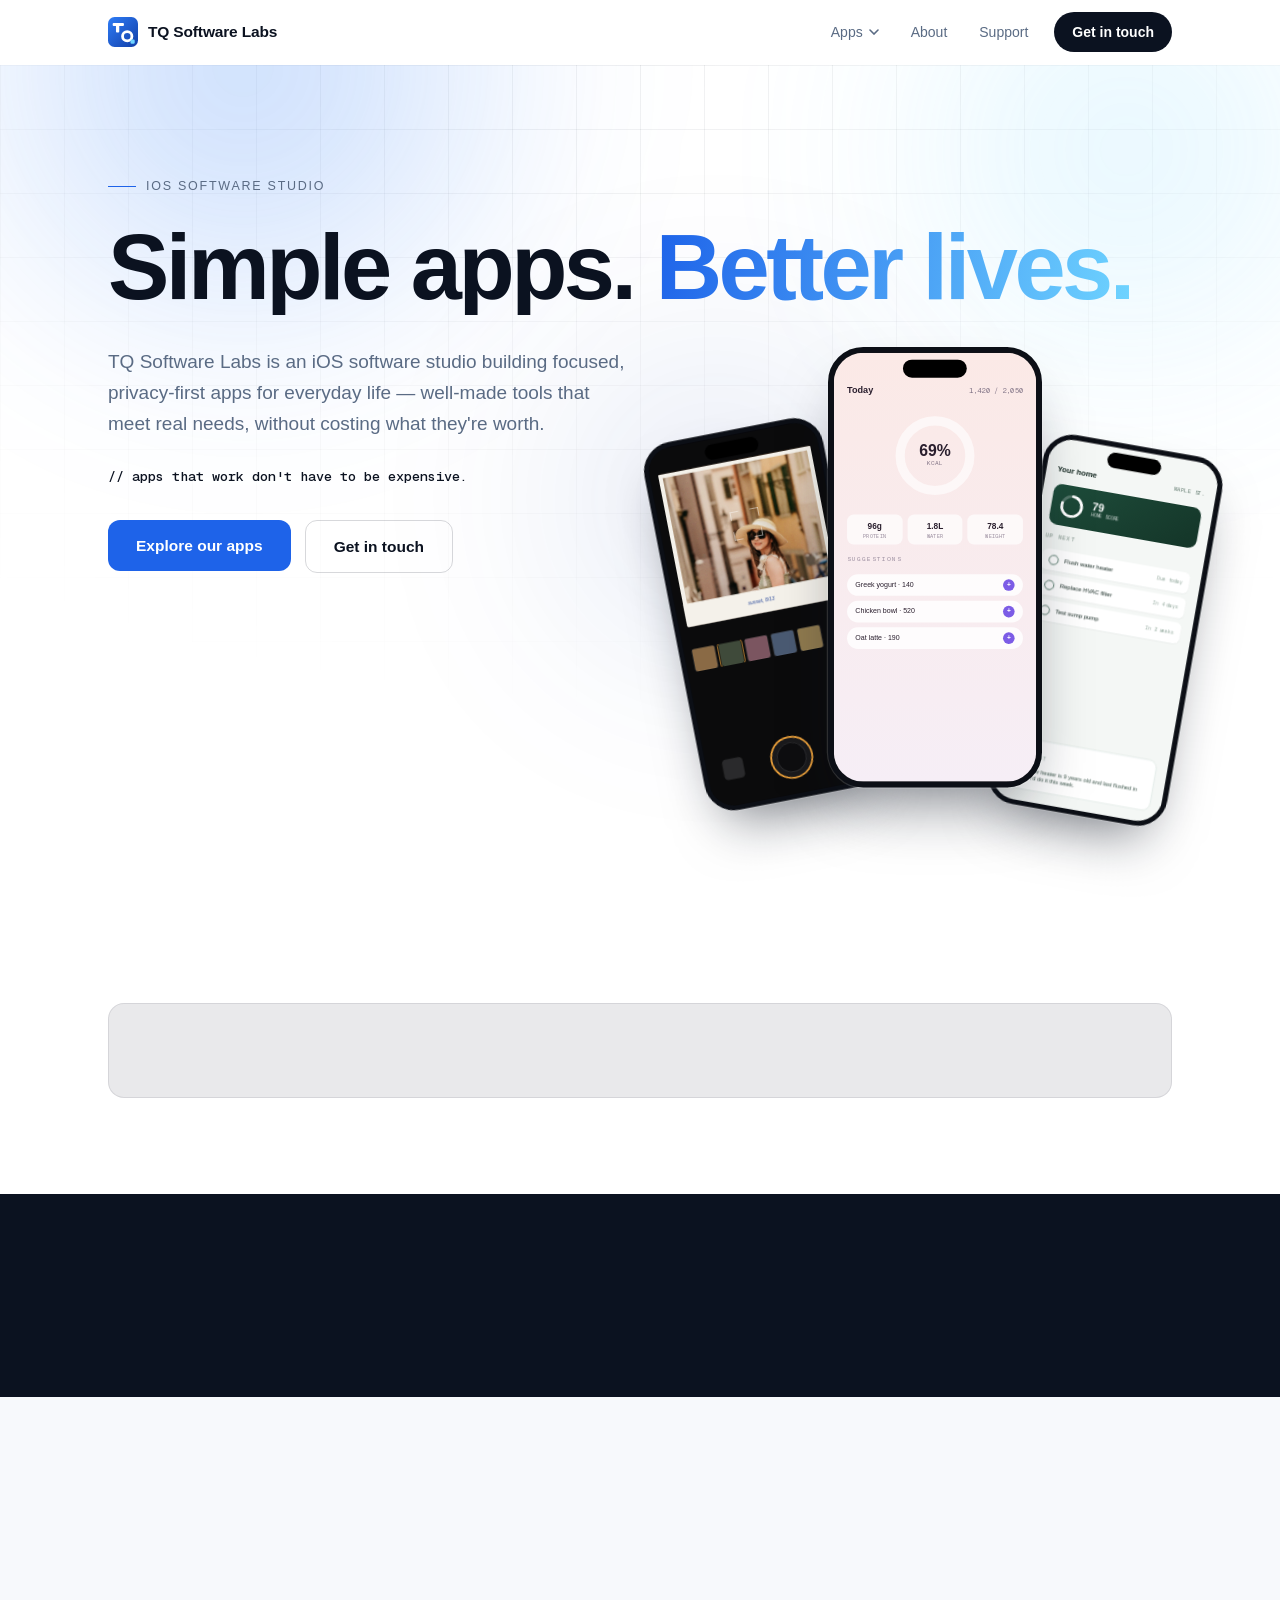
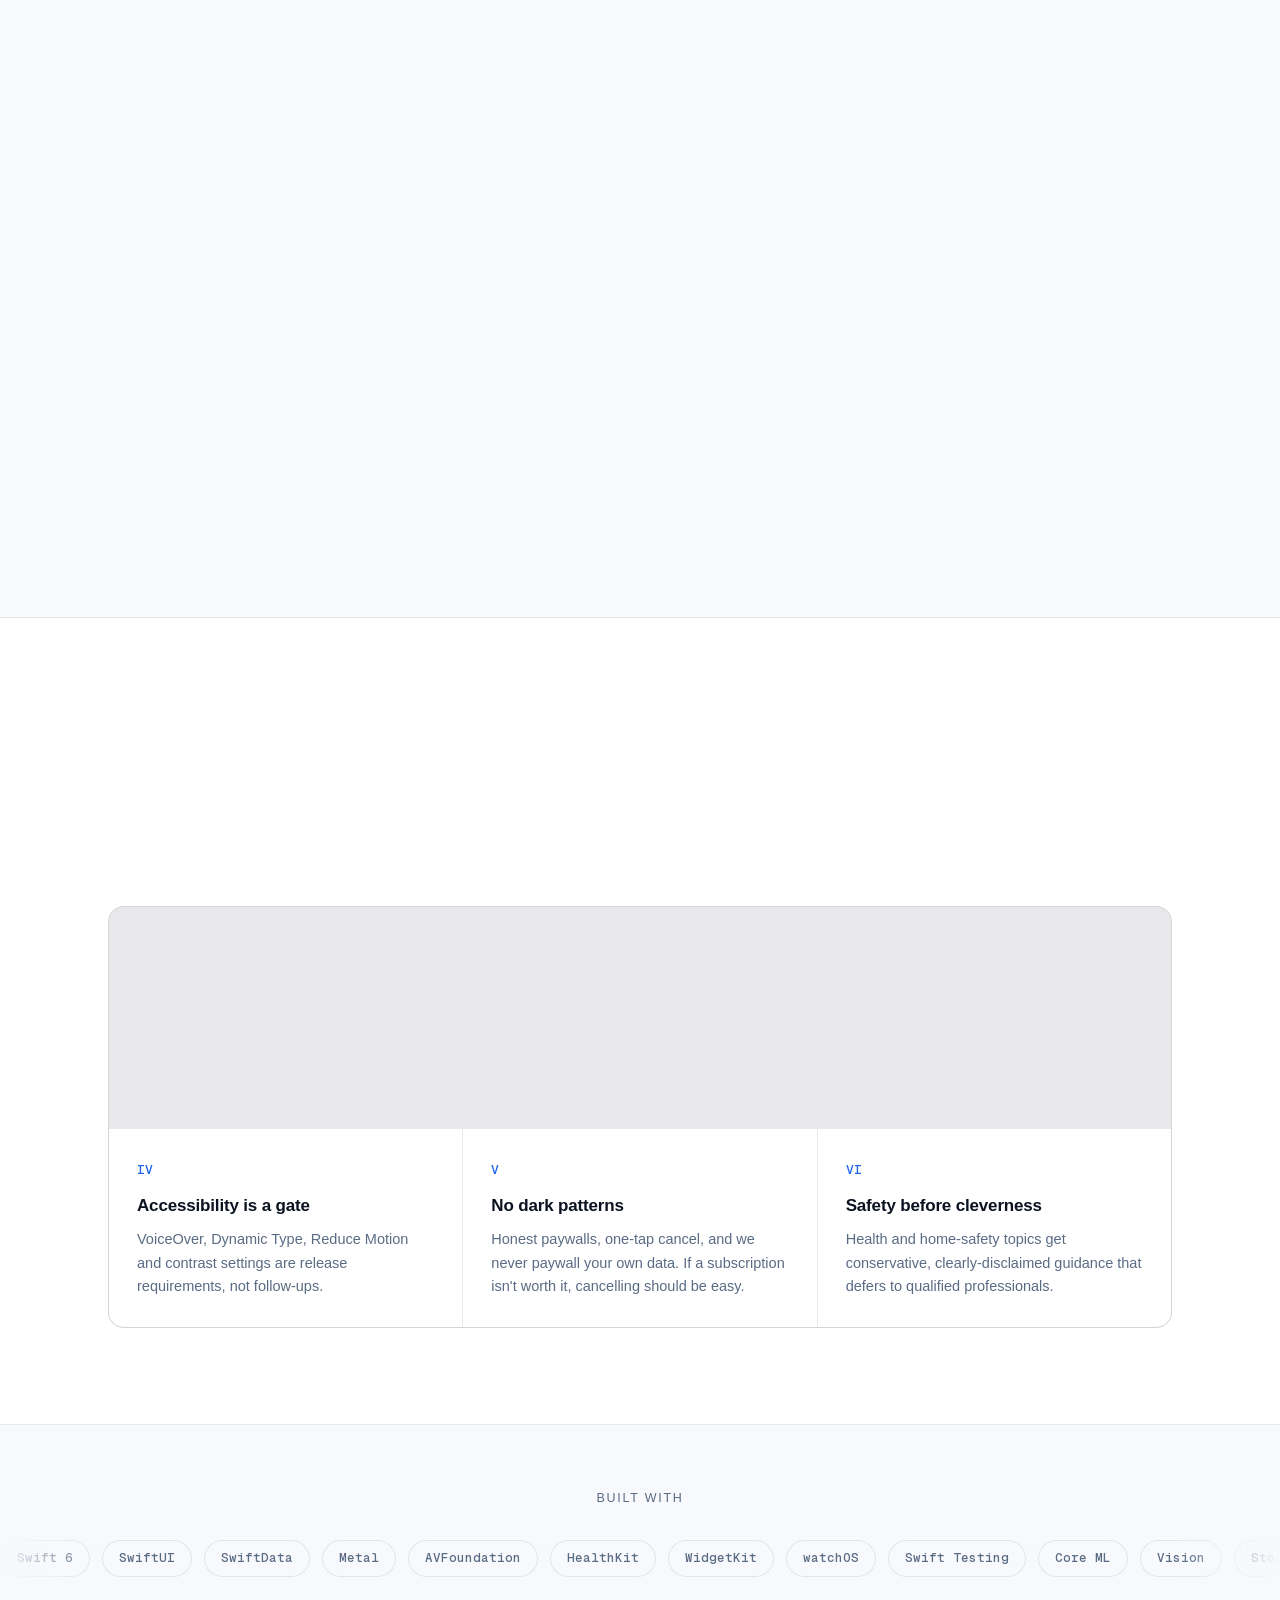
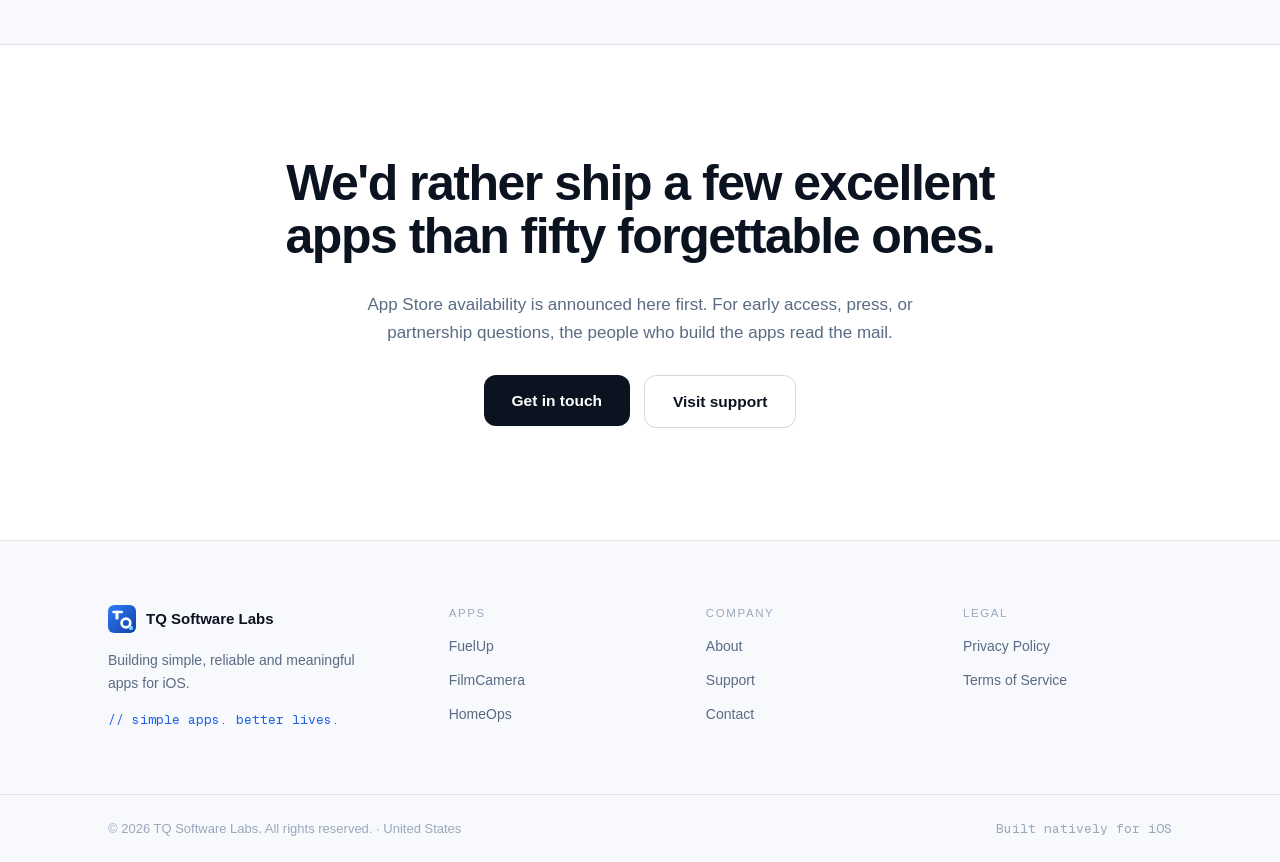
<file: index.html>
<!DOCTYPE html><html lang="en"><head><meta charSet="utf-8"/><meta name="viewport" content="width=device-width, initial-scale=1"/><link rel="preload" href="/_next/static/media/797e433ab948586e-s.p.0r6juujl39pe6.woff2" as="font" crossorigin="" type="font/woff2"/><link rel="preload" href="/_next/static/media/caa3a2e1cccd8315-s.p.0wgildi0cnwt9.woff2" as="font" crossorigin="" type="font/woff2"/><link rel="stylesheet" href="/_next/static/chunks/1yf5dc68te_zg.css" data-precedence="next"/><link rel="preload" as="script" fetchPriority="low" href="/_next/static/chunks/3s6nzrbk-8mnv.js"/><script src="/_next/static/chunks/19mx3mg6lkumu.js" async=""></script><script src="/_next/static/chunks/227kwhsrjlnp4.js" async=""></script><script src="/_next/static/chunks/3tcwyjf3sdyt-.js" async=""></script><script src="/_next/static/chunks/turbopack-193tdqrugw4ny.js" async=""></script><script src="/_next/static/chunks/3p4jdoc74nboj.js" async="" crossorigin=""></script><script src="/_next/static/chunks/3d4t3rfsbg89v.js" async="" crossorigin=""></script><script src="/_next/static/chunks/1h5lwbz188cxp.js" async="" crossorigin=""></script><script src="/_next/static/chunks/21wnu7qa-c886.js" async="" crossorigin=""></script><script src="/_next/static/chunks/1jguk3f55_w_a.js" async="" crossorigin=""></script><title>TQ Software Labs — Simple apps. Better lives.</title><meta name="description" content="TQ Software Labs is an iOS software studio building focused, privacy-first apps for everyday life — well-made tools that meet real needs, without costing what they&#x27;re worth."/><meta name="application-name" content="TQ Software Labs"/><link rel="author" href="https://tqsoftwarelabs.com"/><meta name="author" content="TQ Software Labs"/><meta name="keywords" content="iOS app development,software studio,Swift,SwiftUI,privacy-first apps,FuelUp,FilmCamera,HomeOps,TQ Software Labs"/><meta name="creator" content="TQ Software Labs"/><meta name="publisher" content="TQ Software Labs"/><meta name="robots" content="index, follow"/><link rel="canonical" href="https://tqsoftwarelabs.com/"/><meta property="og:title" content="TQ Software Labs — Simple apps. Better lives."/><meta property="og:description" content="TQ Software Labs is an iOS software studio building focused, privacy-first apps for everyday life — well-made tools that meet real needs, without costing what they&#x27;re worth."/><meta property="og:url" content="https://tqsoftwarelabs.com/"/><meta property="og:site_name" content="TQ Software Labs"/><meta property="og:locale" content="en_US"/><meta property="og:type" content="website"/><meta name="twitter:card" content="summary_large_image"/><meta name="twitter:title" content="TQ Software Labs — Simple apps. Better lives."/><meta name="twitter:description" content="TQ Software Labs is an iOS software studio building focused, privacy-first apps for everyday life — well-made tools that meet real needs, without costing what they&#x27;re worth."/><link rel="icon" href="/favicon.svg"/><link rel="apple-touch-icon" href="/favicon.svg"/><meta name="next-size-adjust" content=""/><script type="application/ld+json">{"@context":"https://schema.org","@type":"Organization","name":"TQ Software Labs","url":"https://tqsoftwarelabs.com","slogan":"Simple apps. Better lives.","description":"TQ Software Labs is an iOS software studio building focused, privacy-first apps for everyday life — well-made tools that meet real needs, without costing what they're worth.","foundingDate":"2026","address":{"@type":"PostalAddress","addressCountry":"US"},"contactPoint":[{"@type":"ContactPoint","contactType":"customer support","email":"support@tqsoftwarelabs.com","availableLanguage":"English"},{"@type":"ContactPoint","contactType":"press","email":"press@tqsoftwarelabs.com"},{"@type":"ContactPoint","contactType":"sales","email":"business@tqsoftwarelabs.com"}],"makesOffer":[{"@type":"Offer","itemOffered":{"@type":"SoftwareApplication","name":"FuelUp","operatingSystem":"iOS","applicationCategory":"Health & Fitness","description":"Calories, protein, water and body weight — logged in seconds, stored only on your device."}},{"@type":"Offer","itemOffered":{"@type":"SoftwareApplication","name":"FilmCamera","operatingSystem":"iOS","applicationCategory":"Photo & Video","description":"61 hand-built film looks rendered on-device in Metal — grain, halation and all, with nothing uploaded anywhere."}},{"@type":"Offer","itemOffered":{"@type":"SoftwareApplication","name":"HomeOps","operatingSystem":"iOS","applicationCategory":"Productivity","description":"Assets, documents, warranties and a maintenance plan built around your actual house — with an assistant that answers from your own records."}}]}</script><script src="/_next/static/chunks/0cz1d0mv5g_q7.js" noModule=""></script></head><body class="geist_db8459eb-module__PZ6jEG__variable geist_mono_8d43a2aa-module__8Li5zG__variable antialiased"><div hidden=""><!--$--><!--/$--></div><a href="#main" class="sr-only focus:not-sr-only focus:fixed focus:left-4 focus:top-4 focus:z-[100] focus:rounded-lg focus:bg-ink focus:px-4 focus:py-2.5 focus:text-sm focus:font-semibold focus:text-bg">Skip to content</a><div class="fixed inset-x-0 top-0 z-40 h-0.5 origin-left bg-brand" aria-hidden="true" style="transform:scaleX(0)"></div><header class="sticky top-0 z-50 border-b transition-[background,border-color,box-shadow] duration-300 border-transparent bg-transparent"><nav class="container-tq flex h-16 items-center justify-between" aria-label="Main"><a class="flex items-center gap-2.5" href="/"><span><svg width="30" height="30" viewBox="0 0 64 64" xmlns="http://www.w3.org/2000/svg" role="img" aria-label="TQ Software Labs"><defs><linearGradient id="tq-lg" x1="0" y1="0" x2="1" y2="1"><stop offset="0" stop-color="#2E7CF6"></stop><stop offset="1" stop-color="#123FA8"></stop></linearGradient></defs><rect width="64" height="64" rx="14" fill="url(#tq-lg)"></rect><rect x="10" y="13" width="24" height="6" rx="2" fill="#fff"></rect><rect x="17" y="13" width="7" height="20" rx="2" fill="#fff"></rect><circle cx="41" cy="41" r="10" fill="none" stroke="#fff" stroke-width="6"></circle><rect x="48" y="48" width="9" height="9" rx="2.5" fill="#6FD4FF"></rect></svg></span><span class="text-[15.5px] font-semibold tracking-[-0.01em]">TQ Software Labs</span></a><div class="hidden items-center gap-1 md:flex"><div class="relative"><a class="flex items-center gap-1.5 rounded-full px-3.5 py-2 text-sm font-medium text-muted transition-colors duration-200 hover:text-ink" href="/apps/">Apps<svg width="10" height="6" viewBox="0 0 10 6" fill="none" aria-hidden="true"><path d="M1 1l4 4 4-4" stroke="currentColor" stroke-width="1.6" stroke-linecap="round"></path></svg></a></div><a class="rounded-full px-3.5 py-2 text-sm font-medium transition-colors duration-200 hover:text-ink text-muted" href="/about/">About</a><a class="rounded-full px-3.5 py-2 text-sm font-medium transition-colors duration-200 hover:text-ink text-muted" href="/support/">Support</a><a class="ml-2 rounded-full bg-ink px-4.5 py-2.5 text-sm font-semibold text-bg transition-colors duration-200 hover:bg-brand" href="/contact/">Get in touch</a></div><div class="flex items-center gap-1 md:hidden"><button type="button" aria-label="Open menu" aria-expanded="false" class="grid size-11 cursor-pointer place-items-center rounded-full text-ink"><svg width="20" height="14" viewBox="0 0 20 14" aria-hidden="true"><rect width="20" height="2" rx="1" fill="currentColor" style="transform-origin:10px 1px 0"></rect><rect y="6" width="20" height="2" rx="1" fill="currentColor"></rect><rect y="12" width="20" height="2" rx="1" fill="currentColor" style="transform-origin:10px 13px 0"></rect></svg></button></div></nav></header><main id="main"><div style="opacity:0;transform:translateY(10px)"><section class="relative overflow-hidden"><div aria-hidden="true" class="pointer-events-none absolute inset-0 -z-10 overflow-hidden" style="opacity:1;transform:none"><div class="rule-grid absolute inset-0 opacity-70 [mask-image:radial-gradient(90%_60%_at_50%_0%,#000,transparent)]"></div><div class="absolute -left-[12%] -top-[35%] size-[62vw] max-w-[820px] rounded-full opacity-[.55] blur-[90px]" style="background:radial-gradient(circle, rgba(46,124,246,.55), transparent 62%);animation:tq-drift 22s ease-in-out infinite"></div><div class="absolute -right-[14%] top-[-22%] size-[52vw] max-w-[720px] rounded-full opacity-45 blur-[100px]" style="background:radial-gradient(circle, rgba(111,212,255,.5), transparent 62%);animation:tq-drift 28s ease-in-out infinite reverse"></div><div class="absolute left-[38%] top-[18%] size-[36vw] max-w-[520px] rounded-full opacity-35 blur-[110px]" style="background:radial-gradient(circle, rgba(18,63,168,.5), transparent 64%);animation:tq-drift 34s ease-in-out infinite"></div></div><div class="container-tq flex flex-col gap-6 pt-20 lg:pt-28"><div style="opacity:0;transform:translateY(10px)"><span class="flex items-center gap-2.5"><span class="h-px w-7 bg-brand"></span><span class="eyebrow ">iOS Software Studio</span></span></div><h1 class="hero-title"><span><span class="inline-block overflow-hidden align-bottom"><span class="inline-block" style="transform:translateY(110%)">Simple<!-- --> </span></span><span class="inline-block overflow-hidden align-bottom"><span class="inline-block" style="transform:translateY(110%)">apps.</span></span></span> <span class="inline-block overflow-hidden align-bottom"><span class="inline-block" style="transform:translateY(110%)"><span class="text-gradient-brand">Better lives.</span></span></span></h1></div><div class="container-tq grid items-start gap-10 pb-24 pt-8 lg:grid-cols-[1.05fr_0.95fr] lg:gap-16"><div class="flex flex-col gap-6"><div style="opacity:0;transform:translateY(14px)"><p class="max-w-[560px] text-[19px] leading-[1.62] text-muted">TQ Software Labs is an iOS software studio building focused, privacy-first apps for everyday life — well-made tools that meet real needs, without costing what they&#x27;re worth.</p></div><div style="opacity:0;transform:translateY(12px)"><span class="font-mono text-[13.5px] font-medium text-ink">// apps that work don&#x27;t have to be expensive.</span></div><div style="opacity:0;transform:translateY(12px)"><div class="mt-2 flex flex-wrap gap-3.5"><span class="inline-block " style="transform:none"><a class="group relative inline-flex items-center gap-2 overflow-hidden rounded-control px-7 py-3.5 text-[15.5px] font-semibold transition-colors duration-200 bg-brand text-white hover:bg-brand-deep" href="/apps/"><span class="relative z-10">Explore our apps</span><span aria-hidden="true" class="absolute inset-y-0 w-1/3 -skew-x-12 bg-white/15 opacity-0 group-hover:opacity-100" style="animation:tq-sheen 0.9s ease-out"></span></a></span><span class="inline-block " style="transform:none"><a class="group relative inline-flex items-center gap-2 overflow-hidden rounded-control px-7 py-3.5 text-[15.5px] font-semibold transition-colors duration-200 border border-line-strong text-ink hover:border-brand hover:text-brand" href="/contact/"><span class="relative z-10">Get in touch</span><span aria-hidden="true" class="absolute inset-y-0 w-1/3 -skew-x-12 bg-white/15 opacity-0 group-hover:opacity-100" style="animation:tq-sheen 0.9s ease-out"></span></a></span></div></div></div><div class="flex justify-center pt-2 sm:hidden" style="opacity:0;transform:translateY(24px)"><div class="flex items-start justify-center"><div class="z-10 translate-y-5 rotate-[-8deg]"><div style="width:118px;height:243px" aria-hidden="true"><div style="width:258px;height:531px;transform:scale(0.4573643410852713);transform-origin:top left"><div class="relative size-full overflow-hidden border-[7px] border-[#0c0f16] bg-[#0c0f16]" style="border-radius:42.57px;box-shadow:0 0 0 1.5px rgba(255,255,255,.14), 0 40px 80px -30px rgba(11,18,32,.6), inset 0 0 0 1px rgba(0,0,0,.9)"><div class="relative size-full overflow-hidden" style="border-radius:30.959999999999997px"><div class="relative flex size-full flex-col bg-[#0b0b0c] pt-9"><div class="relative mx-3 aspect-square overflow-hidden rounded-[3px] bg-[#15120e]"><img alt="A frame shot in FilmCamera — a woman in a sun hat on a pastel Italian street" loading="lazy" decoding="async" data-nimg="fill" class="object-cover" style="position:absolute;height:100%;width:100%;left:0;top:0;right:0;bottom:0;object-position:56% 44%;color:transparent" src="/apps/film-street.jpg"/><div class="absolute inset-0" style="opacity:0"><img alt="" loading="lazy" decoding="async" data-nimg="fill" class="object-cover" style="position:absolute;height:100%;width:100%;left:0;top:0;right:0;bottom:0;object-position:52% 46%;color:transparent" src="/apps/film-chalet.jpg"/></div><div class="absolute inset-0 mix-blend-soft-light opacity-70" style="background:radial-gradient(70% 55% at 62% 24%, rgba(255,206,140,.8), rgba(70,45,20,.35) 72%)" aria-hidden="true"></div><div class="absolute inset-0 opacity-[.22] mix-blend-overlay" style="background-image:url(&quot;data:image/svg+xml,%3Csvg xmlns=&#x27;http://www.w3.org/2000/svg&#x27; width=&#x27;80&#x27; height=&#x27;80&#x27;%3E%3Cfilter id=&#x27;n&#x27;%3E%3CfeTurbulence type=&#x27;fractalNoise&#x27; baseFrequency=&#x27;.85&#x27; numOctaves=&#x27;3&#x27;/%3E%3C/filter%3E%3Crect width=&#x27;80&#x27; height=&#x27;80&#x27; filter=&#x27;url(%23n)&#x27; opacity=&#x27;.55&#x27;/%3E%3C/svg%3E&quot;)" aria-hidden="true"></div><div class="absolute inset-0 ring-[6px] ring-inset ring-[#f4f1ea]" aria-hidden="true"></div><div class="absolute inset-x-0 bottom-0 flex h-[15%] items-center justify-center bg-[#f4f1ea]"><span class="text-[7px] italic text-[#2b4b9c]">sunset, 8/13</span></div><div class="absolute left-1/2 top-[42%] size-9 -translate-x-1/2 -translate-y-1/2" aria-hidden="true"><div class="size-full border border-white/70" style="clip-path:polygon(0 0,30% 0,30% 8%,8% 8%,8% 30%,0 30%,0 70%,8% 70%,8% 92%,30% 92%,30% 100%,70% 100%,70% 92%,92% 92%,92% 70%,100% 70%,100% 30%,92% 30%,92% 8%,70% 8%,70% 0,100% 0,100% 100%,0 100%)"></div></div></div><div class="relative mt-2.5 h-4 text-center"><span class="absolute inset-x-0 font-mono text-[9px] tracking-[.22em]" style="color:#F0A43C;opacity:0">PORTRA 400</span><span class="absolute inset-x-0 font-mono text-[9px] tracking-[.22em]" style="color:#F0A43C;opacity:0">TRI-X 1600</span><span class="absolute inset-x-0 font-mono text-[9px] tracking-[.22em]" style="color:#F0A43C;opacity:0">GOLD 200</span><span class="absolute inset-x-0 font-mono text-[9px] tracking-[.22em]" style="color:#F0A43C;opacity:0">EKTAR 100</span></div><div class="mt-1.5 flex gap-1.5 overflow-hidden px-3"><div class="size-8 shrink-0 rounded-[3px]" style="background:#8a6a45;outline:1px solid rgba(255,255,255,.14);outline-offset:0"></div><div class="size-8 shrink-0 rounded-[3px]" style="background:#3f4a3a;outline:1.5px solid #F0A43C;outline-offset:1.5px"></div><div class="size-8 shrink-0 rounded-[3px]" style="background:#7b5560;outline:1px solid rgba(255,255,255,.14);outline-offset:0"></div><div class="size-8 shrink-0 rounded-[3px]" style="background:#4a5a72;outline:1px solid rgba(255,255,255,.14);outline-offset:0"></div><div class="size-8 shrink-0 rounded-[3px]" style="background:#8f7a4e;outline:1px solid rgba(255,255,255,.14);outline-offset:0"></div></div><div class="mt-auto flex items-center justify-between px-6 pb-6"><div class="size-7 rounded-[5px] bg-[#2a2a2c] ring-1 ring-white/10"></div><div class="grid size-14 place-items-center rounded-full" style="background:#1a1a1c;box-shadow:0 0 0 2.5px #F0A43C"><div class="size-10 rounded-full bg-[#0e0e10] ring-1 ring-white/10"></div></div><div class="grid size-7 place-items-center rounded-[5px] bg-[#2a2a2c] font-mono text-[7px] text-white/70 ring-1 ring-white/10">3:2</div></div></div></div><div class="absolute left-1/2 top-2 -translate-x-1/2 rounded-full bg-black" style="width:77.39999999999999px;height:21.930000000000003px" aria-hidden="true"></div></div></div></div></div><div class="z-20 -mx-7"><div style="width:142px;height:293px" aria-hidden="true"><div style="width:258px;height:531px;transform:scale(0.5503875968992248);transform-origin:top left"><div class="relative size-full overflow-hidden border-[7px] border-[#0c0f16] bg-[#0c0f16]" style="border-radius:42.57px;box-shadow:0 0 0 1.5px rgba(255,255,255,.14), 0 40px 80px -30px rgba(11,18,32,.6), inset 0 0 0 1px rgba(0,0,0,.9)"><div class="relative size-full overflow-hidden" style="border-radius:30.959999999999997px"><div class="flex size-full flex-col gap-3 bg-gradient-to-b from-[#FBE9E6] to-[#F6EEF6] p-4 pt-9"><div class="flex items-baseline justify-between"><span class="text-[11px] font-semibold text-[#2A1F2E]">Today</span><span class="font-mono text-[8.5px] text-[#8b7d8e]">1,420 / 2,050</span></div><div class="relative mx-auto grid place-items-center"><svg width="118" height="118" viewBox="0 0 118 118" aria-hidden="true"><defs><linearGradient id="fu-ring" x1="0" y1="1" x2="1" y2="0"><stop offset="0" stop-color="#E0566A"></stop><stop offset="1" stop-color="#8A6BE8"></stop></linearGradient></defs><circle cx="59" cy="59" r="42" fill="none" stroke="#fff" stroke-opacity=".65" stroke-width="11"></circle><circle cx="59" cy="59" r="42" fill="none" stroke="url(#fu-ring)" stroke-width="11" stroke-linecap="round" transform="rotate(-90 59 59)" stroke-dasharray="263.89378290154264" stroke-dashoffset="263.89378290154264"></circle></svg><div class="absolute grid place-items-center"><span class="text-[19px] font-bold leading-none text-[#2A1F2E]">69%</span><span class="font-mono text-[7.5px] text-[#8b7d8e]">KCAL</span></div></div><div class="grid grid-cols-3 gap-1.5"><div class="rounded-lg bg-white/70 px-1.5 py-1.5 text-center"><div class="text-[10px] font-semibold text-[#2A1F2E]">96g</div><div class="font-mono text-[6.5px] text-[#9c8fa0]">PROTEIN</div></div><div class="rounded-lg bg-white/70 px-1.5 py-1.5 text-center"><div class="text-[10px] font-semibold text-[#2A1F2E]">1.8L</div><div class="font-mono text-[6.5px] text-[#9c8fa0]">WATER</div></div><div class="rounded-lg bg-white/70 px-1.5 py-1.5 text-center"><div class="text-[10px] font-semibold text-[#2A1F2E]">78.4</div><div class="font-mono text-[6.5px] text-[#9c8fa0]">WEIGHT</div></div></div><span class="font-mono text-[7.5px] tracking-[.14em] text-[#9c8fa0]">SUGGESTIONS</span><div class="flex flex-col gap-1.5"><div class="flex items-center justify-between rounded-full bg-white/85 px-2.5 py-1.5" style="opacity:0;transform:translateX(-8px)"><span class="text-[8.5px] font-medium text-[#2A1F2E]">Greek yogurt · 140</span><span class="grid size-3.5 place-items-center rounded-full text-[8px] font-bold text-white" style="background:#7C5CE6">+</span></div><div class="flex items-center justify-between rounded-full bg-white/85 px-2.5 py-1.5" style="opacity:0;transform:translateX(-8px)"><span class="text-[8.5px] font-medium text-[#2A1F2E]">Chicken bowl · 520</span><span class="grid size-3.5 place-items-center rounded-full text-[8px] font-bold text-white" style="background:#7C5CE6">+</span></div><div class="flex items-center justify-between rounded-full bg-white/85 px-2.5 py-1.5" style="opacity:0;transform:translateX(-8px)"><span class="text-[8.5px] font-medium text-[#2A1F2E]">Oat latte · 190</span><span class="grid size-3.5 place-items-center rounded-full text-[8px] font-bold text-white" style="background:#7C5CE6">+</span></div></div></div></div><div class="absolute left-1/2 top-2 -translate-x-1/2 rounded-full bg-black" style="width:77.39999999999999px;height:21.930000000000003px" aria-hidden="true"></div></div></div></div></div><div class="z-10 translate-y-5 rotate-[8deg]"><div style="width:118px;height:243px" aria-hidden="true"><div style="width:258px;height:531px;transform:scale(0.4573643410852713);transform-origin:top left"><div class="relative size-full overflow-hidden border-[7px] border-[#0c0f16] bg-[#0c0f16]" style="border-radius:42.57px;box-shadow:0 0 0 1.5px rgba(255,255,255,.14), 0 40px 80px -30px rgba(11,18,32,.6), inset 0 0 0 1px rgba(0,0,0,.9)"><div class="relative size-full overflow-hidden" style="border-radius:30.959999999999997px"><div class="flex size-full flex-col gap-3 bg-[#F4F7F5] p-4 pt-9"><div class="flex items-center justify-between"><span class="text-[11px] font-semibold text-[#12261F]">Your home</span><span class="font-mono text-[8px] text-[#6d8479]">MAPLE ST.</span></div><div class="flex items-center gap-3 rounded-xl p-3 text-white" style="background:linear-gradient(140deg, #1E4D3B, #143528)"><svg width="34" height="34" viewBox="0 0 36 36" aria-hidden="true"><circle cx="18" cy="18" r="15" fill="none" stroke="rgba(255,255,255,.24)" stroke-width="4"></circle><circle cx="18" cy="18" r="15" fill="none" stroke="#fff" stroke-width="4" stroke-linecap="round" transform="rotate(-90 18 18)" stroke-dasharray="94" stroke-dashoffset="94"></circle></svg><div class="flex flex-col"><span class="text-[15px] font-bold leading-none">79</span><span class="font-mono text-[7px] opacity-80">HOME SCORE</span></div></div><span class="font-mono text-[7.5px] tracking-[.14em] text-[#6d8479]">UP NEXT</span><div class="flex flex-col gap-1.5"><div class="flex items-center gap-2 rounded-lg bg-white px-2.5 py-2 shadow-[0_1px_2px_rgba(18,38,31,.06)]"><span class="grid size-3.5 shrink-0 place-items-center rounded-full border" style="border-color:#1E4D3B"><svg width="7" height="7" viewBox="0 0 10 10" aria-hidden="true"><path d="M1 5.2l2.6 2.6L9 2.4" stroke="#fff" stroke-width="2" fill="none" stroke-linecap="round" stroke-linejoin="round"></path></svg></span><span class="flex-1 text-[8.5px] font-medium text-[#12261F]">Flush water heater</span><span class="font-mono text-[6.5px] text-[#8ba396]">Due today</span></div><div class="flex items-center gap-2 rounded-lg bg-white px-2.5 py-2 shadow-[0_1px_2px_rgba(18,38,31,.06)]"><span class="grid size-3.5 shrink-0 place-items-center rounded-full border" style="border-color:#1E4D3B"><svg width="7" height="7" viewBox="0 0 10 10" aria-hidden="true"><path d="M1 5.2l2.6 2.6L9 2.4" stroke="#fff" stroke-width="2" fill="none" stroke-linecap="round" stroke-linejoin="round"></path></svg></span><span class="flex-1 text-[8.5px] font-medium text-[#12261F]">Replace HVAC filter</span><span class="font-mono text-[6.5px] text-[#8ba396]">In 4 days</span></div><div class="flex items-center gap-2 rounded-lg bg-white px-2.5 py-2 shadow-[0_1px_2px_rgba(18,38,31,.06)]"><span class="grid size-3.5 shrink-0 place-items-center rounded-full border" style="border-color:#1E4D3B"><svg width="7" height="7" viewBox="0 0 10 10" aria-hidden="true"><path d="M1 5.2l2.6 2.6L9 2.4" stroke="#fff" stroke-width="2" fill="none" stroke-linecap="round" stroke-linejoin="round"></path></svg></span><span class="flex-1 text-[8.5px] font-medium text-[#12261F]">Test sump pump</span><span class="font-mono text-[6.5px] text-[#8ba396]">In 2 weeks</span></div></div><div class="mt-auto rounded-xl border border-[#dbe6e0] bg-white p-2.5"><span class="font-mono text-[6.5px] tracking-[.14em] text-[#8ba396]">ASSISTANT</span><p class="mt-1 text-[8px] leading-[1.45] text-[#3a5449]">Your water heater is 9 years old and last flushed in March. I&#x27;d do it this week.</p></div></div></div><div class="absolute left-1/2 top-2 -translate-x-1/2 rounded-full bg-black" style="width:77.39999999999999px;height:21.930000000000003px" aria-hidden="true"></div></div></div></div></div></div></div><div class="hidden justify-center pt-4 sm:flex lg:hidden" style="opacity:0;transform:translateY(24px)"><div class="flex items-start justify-center gap-3"><div class="rotate-[-7deg]"><div style="width:148px;height:305px" aria-hidden="true"><div style="width:258px;height:531px;transform:scale(0.5736434108527132);transform-origin:top left"><div class="relative size-full overflow-hidden border-[7px] border-[#0c0f16] bg-[#0c0f16]" style="border-radius:42.57px;box-shadow:0 0 0 1.5px rgba(255,255,255,.14), 0 40px 80px -30px rgba(11,18,32,.6), inset 0 0 0 1px rgba(0,0,0,.9)"><div class="relative size-full overflow-hidden" style="border-radius:30.959999999999997px"><div class="relative flex size-full flex-col bg-[#0b0b0c] pt-9"><div class="relative mx-3 aspect-square overflow-hidden rounded-[3px] bg-[#15120e]"><img alt="A frame shot in FilmCamera — a woman in a sun hat on a pastel Italian street" loading="lazy" decoding="async" data-nimg="fill" class="object-cover" style="position:absolute;height:100%;width:100%;left:0;top:0;right:0;bottom:0;object-position:56% 44%;color:transparent" src="/apps/film-street.jpg"/><div class="absolute inset-0" style="opacity:0"><img alt="" loading="lazy" decoding="async" data-nimg="fill" class="object-cover" style="position:absolute;height:100%;width:100%;left:0;top:0;right:0;bottom:0;object-position:52% 46%;color:transparent" src="/apps/film-chalet.jpg"/></div><div class="absolute inset-0 mix-blend-soft-light opacity-70" style="background:radial-gradient(70% 55% at 62% 24%, rgba(255,206,140,.8), rgba(70,45,20,.35) 72%)" aria-hidden="true"></div><div class="absolute inset-0 opacity-[.22] mix-blend-overlay" style="background-image:url(&quot;data:image/svg+xml,%3Csvg xmlns=&#x27;http://www.w3.org/2000/svg&#x27; width=&#x27;80&#x27; height=&#x27;80&#x27;%3E%3Cfilter id=&#x27;n&#x27;%3E%3CfeTurbulence type=&#x27;fractalNoise&#x27; baseFrequency=&#x27;.85&#x27; numOctaves=&#x27;3&#x27;/%3E%3C/filter%3E%3Crect width=&#x27;80&#x27; height=&#x27;80&#x27; filter=&#x27;url(%23n)&#x27; opacity=&#x27;.55&#x27;/%3E%3C/svg%3E&quot;)" aria-hidden="true"></div><div class="absolute inset-0 ring-[6px] ring-inset ring-[#f4f1ea]" aria-hidden="true"></div><div class="absolute inset-x-0 bottom-0 flex h-[15%] items-center justify-center bg-[#f4f1ea]"><span class="text-[7px] italic text-[#2b4b9c]">sunset, 8/13</span></div><div class="absolute left-1/2 top-[42%] size-9 -translate-x-1/2 -translate-y-1/2" aria-hidden="true"><div class="size-full border border-white/70" style="clip-path:polygon(0 0,30% 0,30% 8%,8% 8%,8% 30%,0 30%,0 70%,8% 70%,8% 92%,30% 92%,30% 100%,70% 100%,70% 92%,92% 92%,92% 70%,100% 70%,100% 30%,92% 30%,92% 8%,70% 8%,70% 0,100% 0,100% 100%,0 100%)"></div></div></div><div class="relative mt-2.5 h-4 text-center"><span class="absolute inset-x-0 font-mono text-[9px] tracking-[.22em]" style="color:#F0A43C;opacity:0">PORTRA 400</span><span class="absolute inset-x-0 font-mono text-[9px] tracking-[.22em]" style="color:#F0A43C;opacity:0">TRI-X 1600</span><span class="absolute inset-x-0 font-mono text-[9px] tracking-[.22em]" style="color:#F0A43C;opacity:0">GOLD 200</span><span class="absolute inset-x-0 font-mono text-[9px] tracking-[.22em]" style="color:#F0A43C;opacity:0">EKTAR 100</span></div><div class="mt-1.5 flex gap-1.5 overflow-hidden px-3"><div class="size-8 shrink-0 rounded-[3px]" style="background:#8a6a45;outline:1px solid rgba(255,255,255,.14);outline-offset:0"></div><div class="size-8 shrink-0 rounded-[3px]" style="background:#3f4a3a;outline:1.5px solid #F0A43C;outline-offset:1.5px"></div><div class="size-8 shrink-0 rounded-[3px]" style="background:#7b5560;outline:1px solid rgba(255,255,255,.14);outline-offset:0"></div><div class="size-8 shrink-0 rounded-[3px]" style="background:#4a5a72;outline:1px solid rgba(255,255,255,.14);outline-offset:0"></div><div class="size-8 shrink-0 rounded-[3px]" style="background:#8f7a4e;outline:1px solid rgba(255,255,255,.14);outline-offset:0"></div></div><div class="mt-auto flex items-center justify-between px-6 pb-6"><div class="size-7 rounded-[5px] bg-[#2a2a2c] ring-1 ring-white/10"></div><div class="grid size-14 place-items-center rounded-full" style="background:#1a1a1c;box-shadow:0 0 0 2.5px #F0A43C"><div class="size-10 rounded-full bg-[#0e0e10] ring-1 ring-white/10"></div></div><div class="grid size-7 place-items-center rounded-[5px] bg-[#2a2a2c] font-mono text-[7px] text-white/70 ring-1 ring-white/10">3:2</div></div></div></div><div class="absolute left-1/2 top-2 -translate-x-1/2 rounded-full bg-black" style="width:77.39999999999999px;height:21.930000000000003px" aria-hidden="true"></div></div></div></div></div><div style="width:176px;height:363px" aria-hidden="true"><div style="width:258px;height:531px;transform:scale(0.6821705426356589);transform-origin:top left"><div class="relative size-full overflow-hidden border-[7px] border-[#0c0f16] bg-[#0c0f16]" style="border-radius:42.57px;box-shadow:0 0 0 1.5px rgba(255,255,255,.14), 0 40px 80px -30px rgba(11,18,32,.6), inset 0 0 0 1px rgba(0,0,0,.9)"><div class="relative size-full overflow-hidden" style="border-radius:30.959999999999997px"><div class="flex size-full flex-col gap-3 bg-gradient-to-b from-[#FBE9E6] to-[#F6EEF6] p-4 pt-9"><div class="flex items-baseline justify-between"><span class="text-[11px] font-semibold text-[#2A1F2E]">Today</span><span class="font-mono text-[8.5px] text-[#8b7d8e]">1,420 / 2,050</span></div><div class="relative mx-auto grid place-items-center"><svg width="118" height="118" viewBox="0 0 118 118" aria-hidden="true"><defs><linearGradient id="fu-ring" x1="0" y1="1" x2="1" y2="0"><stop offset="0" stop-color="#E0566A"></stop><stop offset="1" stop-color="#8A6BE8"></stop></linearGradient></defs><circle cx="59" cy="59" r="42" fill="none" stroke="#fff" stroke-opacity=".65" stroke-width="11"></circle><circle cx="59" cy="59" r="42" fill="none" stroke="url(#fu-ring)" stroke-width="11" stroke-linecap="round" transform="rotate(-90 59 59)" stroke-dasharray="263.89378290154264" stroke-dashoffset="263.89378290154264"></circle></svg><div class="absolute grid place-items-center"><span class="text-[19px] font-bold leading-none text-[#2A1F2E]">69%</span><span class="font-mono text-[7.5px] text-[#8b7d8e]">KCAL</span></div></div><div class="grid grid-cols-3 gap-1.5"><div class="rounded-lg bg-white/70 px-1.5 py-1.5 text-center"><div class="text-[10px] font-semibold text-[#2A1F2E]">96g</div><div class="font-mono text-[6.5px] text-[#9c8fa0]">PROTEIN</div></div><div class="rounded-lg bg-white/70 px-1.5 py-1.5 text-center"><div class="text-[10px] font-semibold text-[#2A1F2E]">1.8L</div><div class="font-mono text-[6.5px] text-[#9c8fa0]">WATER</div></div><div class="rounded-lg bg-white/70 px-1.5 py-1.5 text-center"><div class="text-[10px] font-semibold text-[#2A1F2E]">78.4</div><div class="font-mono text-[6.5px] text-[#9c8fa0]">WEIGHT</div></div></div><span class="font-mono text-[7.5px] tracking-[.14em] text-[#9c8fa0]">SUGGESTIONS</span><div class="flex flex-col gap-1.5"><div class="flex items-center justify-between rounded-full bg-white/85 px-2.5 py-1.5" style="opacity:0;transform:translateX(-8px)"><span class="text-[8.5px] font-medium text-[#2A1F2E]">Greek yogurt · 140</span><span class="grid size-3.5 place-items-center rounded-full text-[8px] font-bold text-white" style="background:#7C5CE6">+</span></div><div class="flex items-center justify-between rounded-full bg-white/85 px-2.5 py-1.5" style="opacity:0;transform:translateX(-8px)"><span class="text-[8.5px] font-medium text-[#2A1F2E]">Chicken bowl · 520</span><span class="grid size-3.5 place-items-center rounded-full text-[8px] font-bold text-white" style="background:#7C5CE6">+</span></div><div class="flex items-center justify-between rounded-full bg-white/85 px-2.5 py-1.5" style="opacity:0;transform:translateX(-8px)"><span class="text-[8.5px] font-medium text-[#2A1F2E]">Oat latte · 190</span><span class="grid size-3.5 place-items-center rounded-full text-[8px] font-bold text-white" style="background:#7C5CE6">+</span></div></div></div></div><div class="absolute left-1/2 top-2 -translate-x-1/2 rounded-full bg-black" style="width:77.39999999999999px;height:21.930000000000003px" aria-hidden="true"></div></div></div></div><div class="rotate-[7deg]"><div style="width:148px;height:305px" aria-hidden="true"><div style="width:258px;height:531px;transform:scale(0.5736434108527132);transform-origin:top left"><div class="relative size-full overflow-hidden border-[7px] border-[#0c0f16] bg-[#0c0f16]" style="border-radius:42.57px;box-shadow:0 0 0 1.5px rgba(255,255,255,.14), 0 40px 80px -30px rgba(11,18,32,.6), inset 0 0 0 1px rgba(0,0,0,.9)"><div class="relative size-full overflow-hidden" style="border-radius:30.959999999999997px"><div class="flex size-full flex-col gap-3 bg-[#F4F7F5] p-4 pt-9"><div class="flex items-center justify-between"><span class="text-[11px] font-semibold text-[#12261F]">Your home</span><span class="font-mono text-[8px] text-[#6d8479]">MAPLE ST.</span></div><div class="flex items-center gap-3 rounded-xl p-3 text-white" style="background:linear-gradient(140deg, #1E4D3B, #143528)"><svg width="34" height="34" viewBox="0 0 36 36" aria-hidden="true"><circle cx="18" cy="18" r="15" fill="none" stroke="rgba(255,255,255,.24)" stroke-width="4"></circle><circle cx="18" cy="18" r="15" fill="none" stroke="#fff" stroke-width="4" stroke-linecap="round" transform="rotate(-90 18 18)" stroke-dasharray="94" stroke-dashoffset="94"></circle></svg><div class="flex flex-col"><span class="text-[15px] font-bold leading-none">79</span><span class="font-mono text-[7px] opacity-80">HOME SCORE</span></div></div><span class="font-mono text-[7.5px] tracking-[.14em] text-[#6d8479]">UP NEXT</span><div class="flex flex-col gap-1.5"><div class="flex items-center gap-2 rounded-lg bg-white px-2.5 py-2 shadow-[0_1px_2px_rgba(18,38,31,.06)]"><span class="grid size-3.5 shrink-0 place-items-center rounded-full border" style="border-color:#1E4D3B"><svg width="7" height="7" viewBox="0 0 10 10" aria-hidden="true"><path d="M1 5.2l2.6 2.6L9 2.4" stroke="#fff" stroke-width="2" fill="none" stroke-linecap="round" stroke-linejoin="round"></path></svg></span><span class="flex-1 text-[8.5px] font-medium text-[#12261F]">Flush water heater</span><span class="font-mono text-[6.5px] text-[#8ba396]">Due today</span></div><div class="flex items-center gap-2 rounded-lg bg-white px-2.5 py-2 shadow-[0_1px_2px_rgba(18,38,31,.06)]"><span class="grid size-3.5 shrink-0 place-items-center rounded-full border" style="border-color:#1E4D3B"><svg width="7" height="7" viewBox="0 0 10 10" aria-hidden="true"><path d="M1 5.2l2.6 2.6L9 2.4" stroke="#fff" stroke-width="2" fill="none" stroke-linecap="round" stroke-linejoin="round"></path></svg></span><span class="flex-1 text-[8.5px] font-medium text-[#12261F]">Replace HVAC filter</span><span class="font-mono text-[6.5px] text-[#8ba396]">In 4 days</span></div><div class="flex items-center gap-2 rounded-lg bg-white px-2.5 py-2 shadow-[0_1px_2px_rgba(18,38,31,.06)]"><span class="grid size-3.5 shrink-0 place-items-center rounded-full border" style="border-color:#1E4D3B"><svg width="7" height="7" viewBox="0 0 10 10" aria-hidden="true"><path d="M1 5.2l2.6 2.6L9 2.4" stroke="#fff" stroke-width="2" fill="none" stroke-linecap="round" stroke-linejoin="round"></path></svg></span><span class="flex-1 text-[8.5px] font-medium text-[#12261F]">Test sump pump</span><span class="font-mono text-[6.5px] text-[#8ba396]">In 2 weeks</span></div></div><div class="mt-auto rounded-xl border border-[#dbe6e0] bg-white p-2.5"><span class="font-mono text-[6.5px] tracking-[.14em] text-[#8ba396]">ASSISTANT</span><p class="mt-1 text-[8px] leading-[1.45] text-[#3a5449]">Your water heater is 9 years old and last flushed in March. I&#x27;d do it this week.</p></div></div></div><div class="absolute left-1/2 top-2 -translate-x-1/2 rounded-full bg-black" style="width:77.39999999999999px;height:21.930000000000003px" aria-hidden="true"></div></div></div></div></div></div></div><div class="hidden justify-center lg:flex" style="opacity:0;transform:translateY(30px)"><div class="relative h-[560px] w-full max-w-[520px]"><div class="absolute -left-6 top-20 z-10 rotate-[-11deg] transition-transform duration-500 hover:rotate-[-6deg]"><div style="width:182px;height:375px" aria-hidden="true"><div style="width:258px;height:531px;transform:scale(0.7054263565891473);transform-origin:top left"><div class="relative size-full overflow-hidden border-[7px] border-[#0c0f16] bg-[#0c0f16]" style="border-radius:42.57px;box-shadow:0 0 0 1.5px rgba(255,255,255,.14), 0 40px 80px -30px rgba(11,18,32,.6), inset 0 0 0 1px rgba(0,0,0,.9)"><div class="relative size-full overflow-hidden" style="border-radius:30.959999999999997px"><div class="relative flex size-full flex-col bg-[#0b0b0c] pt-9"><div class="relative mx-3 aspect-square overflow-hidden rounded-[3px] bg-[#15120e]"><img alt="A frame shot in FilmCamera — a woman in a sun hat on a pastel Italian street" loading="lazy" decoding="async" data-nimg="fill" class="object-cover" style="position:absolute;height:100%;width:100%;left:0;top:0;right:0;bottom:0;object-position:56% 44%;color:transparent" src="/apps/film-street.jpg"/><div class="absolute inset-0" style="opacity:0"><img alt="" loading="lazy" decoding="async" data-nimg="fill" class="object-cover" style="position:absolute;height:100%;width:100%;left:0;top:0;right:0;bottom:0;object-position:52% 46%;color:transparent" src="/apps/film-chalet.jpg"/></div><div class="absolute inset-0 mix-blend-soft-light opacity-70" style="background:radial-gradient(70% 55% at 62% 24%, rgba(255,206,140,.8), rgba(70,45,20,.35) 72%)" aria-hidden="true"></div><div class="absolute inset-0 opacity-[.22] mix-blend-overlay" style="background-image:url(&quot;data:image/svg+xml,%3Csvg xmlns=&#x27;http://www.w3.org/2000/svg&#x27; width=&#x27;80&#x27; height=&#x27;80&#x27;%3E%3Cfilter id=&#x27;n&#x27;%3E%3CfeTurbulence type=&#x27;fractalNoise&#x27; baseFrequency=&#x27;.85&#x27; numOctaves=&#x27;3&#x27;/%3E%3C/filter%3E%3Crect width=&#x27;80&#x27; height=&#x27;80&#x27; filter=&#x27;url(%23n)&#x27; opacity=&#x27;.55&#x27;/%3E%3C/svg%3E&quot;)" aria-hidden="true"></div><div class="absolute inset-0 ring-[6px] ring-inset ring-[#f4f1ea]" aria-hidden="true"></div><div class="absolute inset-x-0 bottom-0 flex h-[15%] items-center justify-center bg-[#f4f1ea]"><span class="text-[7px] italic text-[#2b4b9c]">sunset, 8/13</span></div><div class="absolute left-1/2 top-[42%] size-9 -translate-x-1/2 -translate-y-1/2" aria-hidden="true"><div class="size-full border border-white/70" style="clip-path:polygon(0 0,30% 0,30% 8%,8% 8%,8% 30%,0 30%,0 70%,8% 70%,8% 92%,30% 92%,30% 100%,70% 100%,70% 92%,92% 92%,92% 70%,100% 70%,100% 30%,92% 30%,92% 8%,70% 8%,70% 0,100% 0,100% 100%,0 100%)"></div></div></div><div class="relative mt-2.5 h-4 text-center"><span class="absolute inset-x-0 font-mono text-[9px] tracking-[.22em]" style="color:#F0A43C;opacity:0">PORTRA 400</span><span class="absolute inset-x-0 font-mono text-[9px] tracking-[.22em]" style="color:#F0A43C;opacity:0">TRI-X 1600</span><span class="absolute inset-x-0 font-mono text-[9px] tracking-[.22em]" style="color:#F0A43C;opacity:0">GOLD 200</span><span class="absolute inset-x-0 font-mono text-[9px] tracking-[.22em]" style="color:#F0A43C;opacity:0">EKTAR 100</span></div><div class="mt-1.5 flex gap-1.5 overflow-hidden px-3"><div class="size-8 shrink-0 rounded-[3px]" style="background:#8a6a45;outline:1px solid rgba(255,255,255,.14);outline-offset:0"></div><div class="size-8 shrink-0 rounded-[3px]" style="background:#3f4a3a;outline:1.5px solid #F0A43C;outline-offset:1.5px"></div><div class="size-8 shrink-0 rounded-[3px]" style="background:#7b5560;outline:1px solid rgba(255,255,255,.14);outline-offset:0"></div><div class="size-8 shrink-0 rounded-[3px]" style="background:#4a5a72;outline:1px solid rgba(255,255,255,.14);outline-offset:0"></div><div class="size-8 shrink-0 rounded-[3px]" style="background:#8f7a4e;outline:1px solid rgba(255,255,255,.14);outline-offset:0"></div></div><div class="mt-auto flex items-center justify-between px-6 pb-6"><div class="size-7 rounded-[5px] bg-[#2a2a2c] ring-1 ring-white/10"></div><div class="grid size-14 place-items-center rounded-full" style="background:#1a1a1c;box-shadow:0 0 0 2.5px #F0A43C"><div class="size-10 rounded-full bg-[#0e0e10] ring-1 ring-white/10"></div></div><div class="grid size-7 place-items-center rounded-[5px] bg-[#2a2a2c] font-mono text-[7px] text-white/70 ring-1 ring-white/10">3:2</div></div></div></div><div class="absolute left-1/2 top-2 -translate-x-1/2 rounded-full bg-black" style="width:77.39999999999999px;height:21.930000000000003px" aria-hidden="true"></div></div></div></div></div><div class="absolute -right-6 top-24 z-10 rotate-[10deg] transition-transform duration-500 hover:rotate-[5deg]"><div style="width:182px;height:375px" aria-hidden="true"><div style="width:258px;height:531px;transform:scale(0.7054263565891473);transform-origin:top left"><div class="relative size-full overflow-hidden border-[7px] border-[#0c0f16] bg-[#0c0f16]" style="border-radius:42.57px;box-shadow:0 0 0 1.5px rgba(255,255,255,.14), 0 40px 80px -30px rgba(11,18,32,.6), inset 0 0 0 1px rgba(0,0,0,.9)"><div class="relative size-full overflow-hidden" style="border-radius:30.959999999999997px"><div class="flex size-full flex-col gap-3 bg-[#F4F7F5] p-4 pt-9"><div class="flex items-center justify-between"><span class="text-[11px] font-semibold text-[#12261F]">Your home</span><span class="font-mono text-[8px] text-[#6d8479]">MAPLE ST.</span></div><div class="flex items-center gap-3 rounded-xl p-3 text-white" style="background:linear-gradient(140deg, #1E4D3B, #143528)"><svg width="34" height="34" viewBox="0 0 36 36" aria-hidden="true"><circle cx="18" cy="18" r="15" fill="none" stroke="rgba(255,255,255,.24)" stroke-width="4"></circle><circle cx="18" cy="18" r="15" fill="none" stroke="#fff" stroke-width="4" stroke-linecap="round" transform="rotate(-90 18 18)" stroke-dasharray="94" stroke-dashoffset="94"></circle></svg><div class="flex flex-col"><span class="text-[15px] font-bold leading-none">79</span><span class="font-mono text-[7px] opacity-80">HOME SCORE</span></div></div><span class="font-mono text-[7.5px] tracking-[.14em] text-[#6d8479]">UP NEXT</span><div class="flex flex-col gap-1.5"><div class="flex items-center gap-2 rounded-lg bg-white px-2.5 py-2 shadow-[0_1px_2px_rgba(18,38,31,.06)]"><span class="grid size-3.5 shrink-0 place-items-center rounded-full border" style="border-color:#1E4D3B"><svg width="7" height="7" viewBox="0 0 10 10" aria-hidden="true"><path d="M1 5.2l2.6 2.6L9 2.4" stroke="#fff" stroke-width="2" fill="none" stroke-linecap="round" stroke-linejoin="round"></path></svg></span><span class="flex-1 text-[8.5px] font-medium text-[#12261F]">Flush water heater</span><span class="font-mono text-[6.5px] text-[#8ba396]">Due today</span></div><div class="flex items-center gap-2 rounded-lg bg-white px-2.5 py-2 shadow-[0_1px_2px_rgba(18,38,31,.06)]"><span class="grid size-3.5 shrink-0 place-items-center rounded-full border" style="border-color:#1E4D3B"><svg width="7" height="7" viewBox="0 0 10 10" aria-hidden="true"><path d="M1 5.2l2.6 2.6L9 2.4" stroke="#fff" stroke-width="2" fill="none" stroke-linecap="round" stroke-linejoin="round"></path></svg></span><span class="flex-1 text-[8.5px] font-medium text-[#12261F]">Replace HVAC filter</span><span class="font-mono text-[6.5px] text-[#8ba396]">In 4 days</span></div><div class="flex items-center gap-2 rounded-lg bg-white px-2.5 py-2 shadow-[0_1px_2px_rgba(18,38,31,.06)]"><span class="grid size-3.5 shrink-0 place-items-center rounded-full border" style="border-color:#1E4D3B"><svg width="7" height="7" viewBox="0 0 10 10" aria-hidden="true"><path d="M1 5.2l2.6 2.6L9 2.4" stroke="#fff" stroke-width="2" fill="none" stroke-linecap="round" stroke-linejoin="round"></path></svg></span><span class="flex-1 text-[8.5px] font-medium text-[#12261F]">Test sump pump</span><span class="font-mono text-[6.5px] text-[#8ba396]">In 2 weeks</span></div></div><div class="mt-auto rounded-xl border border-[#dbe6e0] bg-white p-2.5"><span class="font-mono text-[6.5px] tracking-[.14em] text-[#8ba396]">ASSISTANT</span><p class="mt-1 text-[8px] leading-[1.45] text-[#3a5449]">Your water heater is 9 years old and last flushed in March. I&#x27;d do it this week.</p></div></div></div><div class="absolute left-1/2 top-2 -translate-x-1/2 rounded-full bg-black" style="width:77.39999999999999px;height:21.930000000000003px" aria-hidden="true"></div></div></div></div></div><div class="absolute left-1/2 top-0 z-20 -translate-x-1/2 transition-transform duration-500 hover:-translate-y-2"><div style="width:214px;height:441px"><div style="width:258px;height:531px;transform:scale(0.8294573643410853);transform-origin:top left"><div class="relative size-full overflow-hidden border-[7px] border-[#0c0f16] bg-[#0c0f16]" style="border-radius:42.57px;box-shadow:0 0 0 1.5px rgba(255,255,255,.14), 0 40px 80px -30px rgba(11,18,32,.6), inset 0 0 0 1px rgba(0,0,0,.9)"><div class="relative size-full overflow-hidden" style="border-radius:30.959999999999997px"><div class="flex size-full flex-col gap-3 bg-gradient-to-b from-[#FBE9E6] to-[#F6EEF6] p-4 pt-9"><div class="flex items-baseline justify-between"><span class="text-[11px] font-semibold text-[#2A1F2E]">Today</span><span class="font-mono text-[8.5px] text-[#8b7d8e]">1,420 / 2,050</span></div><div class="relative mx-auto grid place-items-center"><svg width="118" height="118" viewBox="0 0 118 118" aria-hidden="true"><defs><linearGradient id="fu-ring" x1="0" y1="1" x2="1" y2="0"><stop offset="0" stop-color="#E0566A"></stop><stop offset="1" stop-color="#8A6BE8"></stop></linearGradient></defs><circle cx="59" cy="59" r="42" fill="none" stroke="#fff" stroke-opacity=".65" stroke-width="11"></circle><circle cx="59" cy="59" r="42" fill="none" stroke="url(#fu-ring)" stroke-width="11" stroke-linecap="round" transform="rotate(-90 59 59)" stroke-dasharray="263.89378290154264" stroke-dashoffset="263.89378290154264"></circle></svg><div class="absolute grid place-items-center"><span class="text-[19px] font-bold leading-none text-[#2A1F2E]">69%</span><span class="font-mono text-[7.5px] text-[#8b7d8e]">KCAL</span></div></div><div class="grid grid-cols-3 gap-1.5"><div class="rounded-lg bg-white/70 px-1.5 py-1.5 text-center"><div class="text-[10px] font-semibold text-[#2A1F2E]">96g</div><div class="font-mono text-[6.5px] text-[#9c8fa0]">PROTEIN</div></div><div class="rounded-lg bg-white/70 px-1.5 py-1.5 text-center"><div class="text-[10px] font-semibold text-[#2A1F2E]">1.8L</div><div class="font-mono text-[6.5px] text-[#9c8fa0]">WATER</div></div><div class="rounded-lg bg-white/70 px-1.5 py-1.5 text-center"><div class="text-[10px] font-semibold text-[#2A1F2E]">78.4</div><div class="font-mono text-[6.5px] text-[#9c8fa0]">WEIGHT</div></div></div><span class="font-mono text-[7.5px] tracking-[.14em] text-[#9c8fa0]">SUGGESTIONS</span><div class="flex flex-col gap-1.5"><div class="flex items-center justify-between rounded-full bg-white/85 px-2.5 py-1.5" style="opacity:0;transform:translateX(-8px)"><span class="text-[8.5px] font-medium text-[#2A1F2E]">Greek yogurt · 140</span><span class="grid size-3.5 place-items-center rounded-full text-[8px] font-bold text-white" style="background:#7C5CE6">+</span></div><div class="flex items-center justify-between rounded-full bg-white/85 px-2.5 py-1.5" style="opacity:0;transform:translateX(-8px)"><span class="text-[8.5px] font-medium text-[#2A1F2E]">Chicken bowl · 520</span><span class="grid size-3.5 place-items-center rounded-full text-[8px] font-bold text-white" style="background:#7C5CE6">+</span></div><div class="flex items-center justify-between rounded-full bg-white/85 px-2.5 py-1.5" style="opacity:0;transform:translateX(-8px)"><span class="text-[8.5px] font-medium text-[#2A1F2E]">Oat latte · 190</span><span class="grid size-3.5 place-items-center rounded-full text-[8px] font-bold text-white" style="background:#7C5CE6">+</span></div></div></div></div><div class="absolute left-1/2 top-2 -translate-x-1/2 rounded-full bg-black" style="width:77.39999999999999px;height:21.930000000000003px" aria-hidden="true"></div></div></div></div></div></div></div></div><div class="container-tq pb-24"><div class="grid gap-px overflow-hidden rounded-card border border-line bg-line sm:grid-cols-2 lg:grid-cols-4"><div class="flex flex-col gap-1.5 bg-bg p-5.5" style="opacity:0;transform:translateY(20px)"><span class="text-[15px] font-semibold">Software studio</span><span class="text-[13.5px] text-muted">Focused on iOS</span></div><div class="flex flex-col gap-1.5 bg-bg p-5.5" style="opacity:0;transform:translateY(20px)"><span class="text-[15px] font-semibold">Three apps in development</span><span class="text-[13.5px] text-muted">Built for the App Store</span></div><div class="flex flex-col gap-1.5 bg-bg p-5.5" style="opacity:0;transform:translateY(20px)"><span class="text-[15px] font-semibold">Native Swift &amp; SwiftUI</span><span class="text-[13.5px] text-muted">iOS, watchOS, HealthKit</span></div><div class="flex flex-col gap-1.5 bg-bg p-5.5" style="opacity:0;transform:translateY(20px)"><span class="text-[15px] font-semibold">Privacy-first</span><span class="text-[13.5px] text-muted">Local data by default</span></div></div></div></section><section class="border-y border-line bg-ink text-bg"><div class="container-tq grid gap-10 py-16 sm:grid-cols-2 lg:grid-cols-4"><div class="flex flex-col gap-2" style="opacity:0;transform:translateY(18px)"><span class="text-[46px] font-bold leading-none tracking-[-0.04em]">0</span><span class="text-[14px] leading-snug text-bg/60">Apps in active development</span></div><div class="flex flex-col gap-2" style="opacity:0;transform:translateY(18px)"><span class="text-[46px] font-bold leading-none tracking-[-0.04em]">0</span><span class="text-[14px] leading-snug text-bg/60">Film looks rendered in Metal</span></div><div class="flex flex-col gap-2" style="opacity:0;transform:translateY(18px)"><span class="text-[46px] font-bold leading-none tracking-[-0.04em]">0</span><span class="text-[14px] leading-snug text-bg/60">Third-party trackers shipped</span></div><div class="flex flex-col gap-2" style="opacity:0;transform:translateY(18px)"><span class="text-[46px] font-bold leading-none tracking-[-0.04em]">0<!-- -->%</span><span class="text-[14px] leading-snug text-bg/60">Native Swift, no cross-platform layer</span></div></div></section><section class="border-b border-line bg-surface"><div class="container-tq py-24"><div class="mb-12 flex flex-wrap items-end justify-between gap-6" style="opacity:0;transform:translateY(18px)"><div class="flex max-w-2xl flex-col gap-3"><span class="eyebrow text-brand">Our apps</span><h2 class="text-[clamp(28px,4.4vw,42px)] font-bold leading-[1.08] tracking-[-0.025em]">What we&#x27;re building</h2><p class="text-[17px] leading-relaxed text-muted">Each app solves one everyday problem well — built natively in Swift, private by default, and honest about what it does.</p></div><a class="group flex items-center gap-1.5 text-[15px] font-semibold text-brand" href="/apps/">View all apps<span class="transition-transform duration-200 group-hover:translate-x-1">→</span></a></div><div class="grid gap-5 lg:grid-cols-3"><div style="opacity:0;transform:translateY(18px)"><div class="h-full" style="transform-style:preserve-3d;transform:perspective(1000px)"><a class="group relative flex h-full flex-col gap-4 overflow-hidden rounded-card border border-line bg-bg p-7 transition-[border-color,box-shadow] duration-300 hover:border-brand/45 hover:shadow-card" href="/apps/fuelup/"><span aria-hidden="true" class="pointer-events-none absolute -right-16 -top-16 size-44 rounded-full opacity-0 blur-3xl transition-opacity duration-500 group-hover:opacity-60" style="background:#7C5CE6"></span><div class="flex items-center gap-4"><img alt="FuelUp app icon" loading="lazy" width="56" height="56" decoding="async" data-nimg="1" class="rounded-[13px] shadow-card ring-1 ring-line transition-transform duration-300 group-hover:scale-[1.06]" style="color:transparent" src="/icons/fuelup.png"/><span class="flex flex-col gap-0.5"><span class="text-[19px] font-semibold tracking-[-0.01em]">FuelUp</span><span class="font-mono text-[11.5px] text-faint">Health &amp; Fitness<!-- --> · <!-- -->iPhone · Apple Watch</span></span></div><p class="text-[15px] leading-[1.6] text-muted">Calories, protein, water and body weight — logged in seconds, stored only on your device.</p><div class="mt-auto flex items-center justify-between pt-2"><span class="rounded-md bg-surface px-2.5 py-1.5 font-mono text-[11.5px] font-medium text-muted">Coming to the App Store</span><span class="text-[14px] font-semibold text-brand opacity-0 transition-opacity duration-200 group-hover:opacity-100">Learn more →</span></div></a></div></div><div style="opacity:0;transform:translateY(18px)"><div class="h-full" style="transform-style:preserve-3d;transform:perspective(1000px)"><a class="group relative flex h-full flex-col gap-4 overflow-hidden rounded-card border border-line bg-bg p-7 transition-[border-color,box-shadow] duration-300 hover:border-brand/45 hover:shadow-card" href="/apps/filmcamera/"><span aria-hidden="true" class="pointer-events-none absolute -right-16 -top-16 size-44 rounded-full opacity-0 blur-3xl transition-opacity duration-500 group-hover:opacity-60" style="background:#D98324"></span><div class="flex items-center gap-4"><img alt="FilmCamera app icon" loading="lazy" width="56" height="56" decoding="async" data-nimg="1" class="rounded-[13px] shadow-card ring-1 ring-line transition-transform duration-300 group-hover:scale-[1.06]" style="color:transparent" src="/icons/filmcamera.png"/><span class="flex flex-col gap-0.5"><span class="text-[19px] font-semibold tracking-[-0.01em]">FilmCamera</span><span class="font-mono text-[11.5px] text-faint">Photo &amp; Video<!-- --> · <!-- -->iPhone</span></span></div><p class="text-[15px] leading-[1.6] text-muted">61 hand-built film looks rendered on-device in Metal — grain, halation and all, with nothing uploaded anywhere.</p><div class="mt-auto flex items-center justify-between pt-2"><span class="rounded-md bg-surface px-2.5 py-1.5 font-mono text-[11.5px] font-medium text-muted">Coming to the App Store</span><span class="text-[14px] font-semibold text-brand opacity-0 transition-opacity duration-200 group-hover:opacity-100">Learn more →</span></div></a></div></div><div style="opacity:0;transform:translateY(18px)"><div class="h-full" style="transform-style:preserve-3d;transform:perspective(1000px)"><a class="group relative flex h-full flex-col gap-4 overflow-hidden rounded-card border border-line bg-bg p-7 transition-[border-color,box-shadow] duration-300 hover:border-brand/45 hover:shadow-card" href="/apps/homeops/"><span aria-hidden="true" class="pointer-events-none absolute -right-16 -top-16 size-44 rounded-full opacity-0 blur-3xl transition-opacity duration-500 group-hover:opacity-60" style="background:#1E4D3B"></span><div class="flex items-center gap-4"><img alt="HomeOps app icon" loading="lazy" width="56" height="56" decoding="async" data-nimg="1" class="rounded-[13px] shadow-card ring-1 ring-line transition-transform duration-300 group-hover:scale-[1.06]" style="color:transparent" src="/icons/homeops.png"/><span class="flex flex-col gap-0.5"><span class="text-[19px] font-semibold tracking-[-0.01em]">HomeOps</span><span class="font-mono text-[11.5px] text-faint">Productivity<!-- --> · <!-- -->iPhone</span></span></div><p class="text-[15px] leading-[1.6] text-muted">Assets, documents, warranties and a maintenance plan built around your actual house — with an assistant that answers from your own records.</p><div class="mt-auto flex items-center justify-between pt-2"><span class="rounded-md bg-surface px-2.5 py-1.5 font-mono text-[11.5px] font-medium text-muted">Coming to the App Store</span><span class="text-[14px] font-semibold text-brand opacity-0 transition-opacity duration-200 group-hover:opacity-100">Learn more →</span></div></a></div></div></div><div class="mt-5 grid gap-5 md:grid-cols-2"><div style="opacity:0;transform:translateY(18px)"><div class="flex h-full flex-col justify-center gap-2 rounded-card border border-dashed border-line-strong p-7"><span class="text-[16px] font-semibold">More apps in the works</span><span class="text-[14.5px] leading-relaxed text-muted">A few more everyday problems are already specified and on the bench. Announced here first.</span></div></div><div style="opacity:0;transform:translateY(18px)"><a class="flex h-full flex-col justify-center gap-2 rounded-card border border-dashed border-line-strong p-7 text-muted transition-colors duration-200 hover:border-brand hover:text-brand" href="/contact/"><span class="text-[16px] font-semibold text-ink">Have a problem worth solving?</span><span class="text-[14.5px]">Tell us about it →</span></a></div></div></div></section><section class="border-b border-line"><div class="container-tq py-24"><div class="mb-12 flex flex-wrap items-end justify-between gap-6" style="opacity:0;transform:translateY(18px)"><div class="flex max-w-2xl flex-col gap-3"><span class="eyebrow text-brand">How we build</span><h2 class="text-[clamp(28px,4.4vw,42px)] font-bold leading-[1.08] tracking-[-0.025em]">Six rules every app is built under</h2><p class="text-[17px] leading-relaxed text-muted">They&#x27;re written down because they&#x27;re expensive to keep — and the moment they&#x27;re negotiable they stop being principles.</p></div><a class="group flex items-center gap-1.5 text-[15px] font-semibold text-brand" href="/about/">Read the full story<span class="transition-transform duration-200 group-hover:translate-x-1">→</span></a></div><div class="grid gap-px overflow-hidden rounded-card border border-line bg-line md:grid-cols-2 lg:grid-cols-3"><div style="opacity:0;transform:translateY(18px)"><div class="group relative h-full bg-bg p-7 transition-colors duration-300 hover:bg-surface"><span class="font-mono text-[13px] font-medium text-brand">I</span><h3 class="mt-3 text-[17px] font-semibold tracking-[-0.01em]">Local-first, private by default</h3><p class="mt-2.5 text-[14.5px] leading-[1.62] text-muted">Your data lives on your device. No required accounts, no third-party trackers, and features work offline unless they genuinely need the network.</p><span class="absolute inset-x-7 bottom-0 h-0.5 origin-left scale-x-0 bg-brand transition-transform duration-400 group-hover:scale-x-100"></span></div></div><div style="opacity:0;transform:translateY(18px)"><div class="group relative h-full bg-bg p-7 transition-colors duration-300 hover:bg-surface"><span class="font-mono text-[13px] font-medium text-brand">II</span><h3 class="mt-3 text-[17px] font-semibold tracking-[-0.01em]">Deterministic core, AI at the edges</h3><p class="mt-2.5 text-[14.5px] leading-[1.62] text-muted">Where our apps use AI, testable deterministic logic makes every decision that matters — AI narrates, parses and suggests, and always shows its work.</p><span class="absolute inset-x-7 bottom-0 h-0.5 origin-left scale-x-0 bg-brand transition-transform duration-400 group-hover:scale-x-100"></span></div></div><div style="opacity:0;transform:translateY(18px)"><div class="group relative h-full bg-bg p-7 transition-colors duration-300 hover:bg-surface"><span class="font-mono text-[13px] font-medium text-brand">III</span><h3 class="mt-3 text-[17px] font-semibold tracking-[-0.01em]">Test-first where it counts</h3><p class="mt-2.5 text-[14.5px] leading-[1.62] text-muted">Core logic ships as isolated, fully unit-tested Swift packages — the math is proven before it gets a user interface.</p><span class="absolute inset-x-7 bottom-0 h-0.5 origin-left scale-x-0 bg-brand transition-transform duration-400 group-hover:scale-x-100"></span></div></div><div style="opacity:0;transform:translateY(18px)"><div class="group relative h-full bg-bg p-7 transition-colors duration-300 hover:bg-surface"><span class="font-mono text-[13px] font-medium text-brand">IV</span><h3 class="mt-3 text-[17px] font-semibold tracking-[-0.01em]">Accessibility is a gate</h3><p class="mt-2.5 text-[14.5px] leading-[1.62] text-muted">VoiceOver, Dynamic Type, Reduce Motion and contrast settings are release requirements, not follow-ups.</p><span class="absolute inset-x-7 bottom-0 h-0.5 origin-left scale-x-0 bg-brand transition-transform duration-400 group-hover:scale-x-100"></span></div></div><div style="opacity:0;transform:translateY(18px)"><div class="group relative h-full bg-bg p-7 transition-colors duration-300 hover:bg-surface"><span class="font-mono text-[13px] font-medium text-brand">V</span><h3 class="mt-3 text-[17px] font-semibold tracking-[-0.01em]">No dark patterns</h3><p class="mt-2.5 text-[14.5px] leading-[1.62] text-muted">Honest paywalls, one-tap cancel, and we never paywall your own data. If a subscription isn&#x27;t worth it, cancelling should be easy.</p><span class="absolute inset-x-7 bottom-0 h-0.5 origin-left scale-x-0 bg-brand transition-transform duration-400 group-hover:scale-x-100"></span></div></div><div style="opacity:0;transform:translateY(18px)"><div class="group relative h-full bg-bg p-7 transition-colors duration-300 hover:bg-surface"><span class="font-mono text-[13px] font-medium text-brand">VI</span><h3 class="mt-3 text-[17px] font-semibold tracking-[-0.01em]">Safety before cleverness</h3><p class="mt-2.5 text-[14.5px] leading-[1.62] text-muted">Health and home-safety topics get conservative, clearly-disclaimed guidance that defers to qualified professionals.</p><span class="absolute inset-x-7 bottom-0 h-0.5 origin-left scale-x-0 bg-brand transition-transform duration-400 group-hover:scale-x-100"></span></div></div></div></div></section><section class="border-b border-line bg-surface py-16"><div class="container-tq mb-7 flex justify-center"><span class="eyebrow ">Built with</span></div><div class="relative overflow-hidden py-1" style="mask-image:linear-gradient(90deg, transparent, #000 8%, #000 92%, transparent);-webkit-mask-image:linear-gradient(90deg, transparent, #000 8%, #000 92%, transparent)"><div class="flex w-max items-center gap-3 will-change-transform" style="animation:tq-marquee 34s linear infinite"><span class="rounded-full border border-line bg-surface px-4 py-2 font-mono text-[12.5px] font-medium text-muted">Swift 6</span><span class="rounded-full border border-line bg-surface px-4 py-2 font-mono text-[12.5px] font-medium text-muted">SwiftUI</span><span class="rounded-full border border-line bg-surface px-4 py-2 font-mono text-[12.5px] font-medium text-muted">SwiftData</span><span class="rounded-full border border-line bg-surface px-4 py-2 font-mono text-[12.5px] font-medium text-muted">Metal</span><span class="rounded-full border border-line bg-surface px-4 py-2 font-mono text-[12.5px] font-medium text-muted">AVFoundation</span><span class="rounded-full border border-line bg-surface px-4 py-2 font-mono text-[12.5px] font-medium text-muted">HealthKit</span><span class="rounded-full border border-line bg-surface px-4 py-2 font-mono text-[12.5px] font-medium text-muted">WidgetKit</span><span class="rounded-full border border-line bg-surface px-4 py-2 font-mono text-[12.5px] font-medium text-muted">watchOS</span><span class="rounded-full border border-line bg-surface px-4 py-2 font-mono text-[12.5px] font-medium text-muted">Swift Testing</span><span class="rounded-full border border-line bg-surface px-4 py-2 font-mono text-[12.5px] font-medium text-muted">Core ML</span><span class="rounded-full border border-line bg-surface px-4 py-2 font-mono text-[12.5px] font-medium text-muted">Vision</span><span class="rounded-full border border-line bg-surface px-4 py-2 font-mono text-[12.5px] font-medium text-muted">StoreKit 2</span><span class="rounded-full border border-line bg-surface px-4 py-2 font-mono text-[12.5px] font-medium text-muted">Liquid Glass</span><span class="rounded-full border border-line bg-surface px-4 py-2 font-mono text-[12.5px] font-medium text-muted">Swift Charts</span><span class="rounded-full border border-line bg-surface px-4 py-2 font-mono text-[12.5px] font-medium text-muted">Swift 6</span><span class="rounded-full border border-line bg-surface px-4 py-2 font-mono text-[12.5px] font-medium text-muted">SwiftUI</span><span class="rounded-full border border-line bg-surface px-4 py-2 font-mono text-[12.5px] font-medium text-muted">SwiftData</span><span class="rounded-full border border-line bg-surface px-4 py-2 font-mono text-[12.5px] font-medium text-muted">Metal</span><span class="rounded-full border border-line bg-surface px-4 py-2 font-mono text-[12.5px] font-medium text-muted">AVFoundation</span><span class="rounded-full border border-line bg-surface px-4 py-2 font-mono text-[12.5px] font-medium text-muted">HealthKit</span><span class="rounded-full border border-line bg-surface px-4 py-2 font-mono text-[12.5px] font-medium text-muted">WidgetKit</span><span class="rounded-full border border-line bg-surface px-4 py-2 font-mono text-[12.5px] font-medium text-muted">watchOS</span><span class="rounded-full border border-line bg-surface px-4 py-2 font-mono text-[12.5px] font-medium text-muted">Swift Testing</span><span class="rounded-full border border-line bg-surface px-4 py-2 font-mono text-[12.5px] font-medium text-muted">Core ML</span><span class="rounded-full border border-line bg-surface px-4 py-2 font-mono text-[12.5px] font-medium text-muted">Vision</span><span class="rounded-full border border-line bg-surface px-4 py-2 font-mono text-[12.5px] font-medium text-muted">StoreKit 2</span><span class="rounded-full border border-line bg-surface px-4 py-2 font-mono text-[12.5px] font-medium text-muted">Liquid Glass</span><span class="rounded-full border border-line bg-surface px-4 py-2 font-mono text-[12.5px] font-medium text-muted">Swift Charts</span></div></div></section><section class="relative overflow-hidden"><div class="container-tq flex flex-col items-center gap-7 py-28 text-center"><div style="opacity:0;transform:translateY(18px)"><h2 class="max-w-3xl text-[clamp(30px,5vw,50px)] font-bold leading-[1.06] tracking-[-0.03em]">We&#x27;d rather ship a few excellent apps than fifty forgettable ones.</h2></div><div style="opacity:0;transform:translateY(18px)"><p class="max-w-xl text-[17px] leading-relaxed text-muted">App Store availability is announced here first. For early access, press, or partnership questions, the people who build the apps read the mail.</p></div><div style="opacity:0;transform:translateY(18px)"><div class="flex flex-wrap justify-center gap-3.5"><span class="inline-block " style="transform:none"><a class="group relative inline-flex items-center gap-2 overflow-hidden rounded-control px-7 py-3.5 text-[15.5px] font-semibold transition-colors duration-200 bg-ink text-bg hover:bg-brand hover:text-white" href="/contact/"><span class="relative z-10">Get in touch</span><span aria-hidden="true" class="absolute inset-y-0 w-1/3 -skew-x-12 bg-white/15 opacity-0 group-hover:opacity-100" style="animation:tq-sheen 0.9s ease-out"></span></a></span><span class="inline-block " style="transform:none"><a class="group relative inline-flex items-center gap-2 overflow-hidden rounded-control px-7 py-3.5 text-[15.5px] font-semibold transition-colors duration-200 border border-line-strong text-ink hover:border-brand hover:text-brand" href="/support/"><span class="relative z-10">Visit support</span><span aria-hidden="true" class="absolute inset-y-0 w-1/3 -skew-x-12 bg-white/15 opacity-0 group-hover:opacity-100" style="animation:tq-sheen 0.9s ease-out"></span></a></span></div></div></div></section><!--$--><!--/$--></div></main><footer class="border-t border-line bg-surface"><div class="container-tq grid gap-12 py-16 md:grid-cols-[1.4fr_repeat(3,1fr)]"><div class="flex flex-col gap-4"><a class="flex items-center gap-2.5" href="/"><svg width="28" height="28" viewBox="0 0 64 64" xmlns="http://www.w3.org/2000/svg" role="img" aria-label="TQ Software Labs"><defs><linearGradient id="footer-lg" x1="0" y1="0" x2="1" y2="1"><stop offset="0" stop-color="#2E7CF6"></stop><stop offset="1" stop-color="#123FA8"></stop></linearGradient></defs><rect width="64" height="64" rx="14" fill="url(#footer-lg)"></rect><rect x="10" y="13" width="24" height="6" rx="2" fill="#fff"></rect><rect x="17" y="13" width="7" height="20" rx="2" fill="#fff"></rect><circle cx="41" cy="41" r="10" fill="none" stroke="#fff" stroke-width="6"></circle><rect x="48" y="48" width="9" height="9" rx="2.5" fill="#6FD4FF"></rect></svg><span class="text-[15px] font-semibold">TQ Software Labs</span></a><p class="max-w-64 text-sm leading-relaxed text-muted">Building simple, reliable and meaningful apps for iOS.</p><span class="font-mono text-[13px] text-brand">// simple apps. better lives.</span></div><nav class="flex flex-col gap-3.5" aria-label="Apps"><span class="eyebrow text-[11.5px] text-faint">Apps</span><a class="w-fit text-sm text-muted transition-colors duration-200 hover:text-brand" href="/apps/fuelup/">FuelUp</a><a class="w-fit text-sm text-muted transition-colors duration-200 hover:text-brand" href="/apps/filmcamera/">FilmCamera</a><a class="w-fit text-sm text-muted transition-colors duration-200 hover:text-brand" href="/apps/homeops/">HomeOps</a></nav><nav class="flex flex-col gap-3.5" aria-label="Company"><span class="eyebrow text-[11.5px] text-faint">Company</span><a class="w-fit text-sm text-muted transition-colors duration-200 hover:text-brand" href="/about/">About</a><a class="w-fit text-sm text-muted transition-colors duration-200 hover:text-brand" href="/support/">Support</a><a class="w-fit text-sm text-muted transition-colors duration-200 hover:text-brand" href="/contact/">Contact</a></nav><nav class="flex flex-col gap-3.5" aria-label="Legal"><span class="eyebrow text-[11.5px] text-faint">Legal</span><a class="w-fit text-sm text-muted transition-colors duration-200 hover:text-brand" href="/privacy/">Privacy Policy</a><a class="w-fit text-sm text-muted transition-colors duration-200 hover:text-brand" href="/terms/">Terms of Service</a></nav></div><div class="border-t border-line"><div class="container-tq flex flex-col gap-3 py-6 text-[13px] text-faint sm:flex-row sm:items-center sm:justify-between"><span>© <!-- -->2026<!-- --> <!-- -->TQ Software Labs<!-- -->. All rights reserved. · <!-- -->United States</span><span class="font-mono">Built natively for iOS</span></div></div></footer><script src="/_next/static/chunks/3s6nzrbk-8mnv.js" id="_R_" async=""></script><script>(self.__next_f=self.__next_f||[]).push([0])</script><script>self.__next_f.push([1,"1:\"$Sreact.fragment\"\n3:I[56850,[\"/_next/static/chunks/3p4jdoc74nboj.js\",\"/_next/static/chunks/3d4t3rfsbg89v.js\",\"/_next/static/chunks/1h5lwbz188cxp.js\"],\"Nav\"]\n4:I[39756,[\"/_next/static/chunks/3p4jdoc74nboj.js\",\"/_next/static/chunks/3d4t3rfsbg89v.js\",\"/_next/static/chunks/1h5lwbz188cxp.js\"],\"default\"]\n5:I[16868,[\"/_next/static/chunks/3p4jdoc74nboj.js\",\"/_next/static/chunks/3d4t3rfsbg89v.js\",\"/_next/static/chunks/1h5lwbz188cxp.js\",\"/_next/static/chunks/21wnu7qa-c886.js\"],\"default\"]\n6:I[37457,[\"/_next/static/chunks/3p4jdoc74nboj.js\",\"/_next/static/chunks/3d4t3rfsbg89v.js\",\"/_next/static/chunks/1h5lwbz188cxp.js\"],\"default\"]\n7:I[56417,[\"/_next/static/chunks/3p4jdoc74nboj.js\",\"/_next/static/chunks/3d4t3rfsbg89v.js\",\"/_next/static/chunks/1h5lwbz188cxp.js\",\"/_next/static/chunks/1jguk3f55_w_a.js\"],\"HeroBackdrop\"]\n8:I[43494,[\"/_next/static/chunks/3p4jdoc74nboj.js\",\"/_next/static/chunks/3d4t3rfsbg89v.js\",\"/_next/static/chunks/1h5lwbz188cxp.js\",\"/_next/static/chunks/1jguk3f55_w_a.js\"],\"Reveal\"]\nf:I[68027,[\"/_next/static/chunks/3p4jdoc74nboj.js\",\"/_next/static/chunks/3d4t3rfsbg89v.js\",\"/_next/static/chunks/1h5lwbz188cxp.js\"],\"default\",1]\n:HL[\"/_next/static/chunks/1yf5dc68te_zg.css\",\"style\"]\n:HL[\"/_next/static/media/797e433ab948586e-s.p.0r6juujl39pe6.woff2\",\"font\",{\"crossOrigin\":\"\",\"type\":\"font/woff2\"}]\n:HL[\"/_next/static/media/caa3a2e1cccd8315-s.p.0wgildi0cnwt9.woff2\",\"font\",{\"crossOrigin\":\"\",\"type\":\"font/woff2\"}]\n2:T62c,{\"@context\":\"https://schema.org\",\"@type\":\"Organization\",\"name\":\"TQ Software Labs\",\"url\":\"https://tqsoftwarelabs.com\",\"slogan\":\"Simple apps. Better lives.\",\"description\":\"TQ Software Labs is an iOS software studio building focused, privacy-first apps for everyday life — well-made tools that meet real needs, without costing what they're worth.\",\"foundingDate\":\"2026\",\"address\":{\"@type\":\"PostalAddress\",\"addressCountry\":\"US\"},\"contactPoint\":[{\"@type\":\"ContactPoint\",\"contactType\":\"customer support\",\"email\":\"support@tqsoftwarelabs.com\",\"availableLanguage\":\"English\"},{\"@type\":\"ContactPoint\",\"contactType\":\"press\",\"email\":\"press@tqsoftwarelabs.com\"},{\"@type\":\"ContactPoint\",\"contactType\":\"sales\",\"email\":\"business@tqsoftwarelabs.com\"}],\"makesOffer\":[{\"@type\":\"Offer\",\"itemOffered\":{\"@type\":\"SoftwareApplication\",\"name\":\"FuelUp\",\"operatingSystem\":\"iOS\",\"applicationCategory\":\"Health \u0026 Fitness\",\"description\":\"Calories, protein, water and body weight — logged in seconds, stored only on your device.\"}},{\"@type\":\"Offer\",\"itemOffered\":{\"@type\":\"SoftwareApplication\",\"name\":\"FilmCamera\",\"operatingSystem\":\"iOS\",\"applicationCategory\":\"Photo \u0026 Video\",\"description\":\"61 hand-built film looks rendered on-device in Metal — grain, halation and all, with nothing uploaded anywhere.\"}},{\"@type\":\"Offer\",\"itemOffered\":{\"@type\":\"SoftwareApplication\",\"name\":\"HomeOps\",\"operatingSystem\":\"iOS\",\"applicationCategory\":\"Productivity\",\"description\":\"Assets, documents, warranties and a maintenance plan built around your actual house — with an assistant that answers from your own records.\"}}]}0:{\"P\":null,\"c\":[\"\",\"\"],\"q\":\"\",\"i\":false,\"f\":[[[\"\",{\"children\":[\"__PAGE__\",{},\"$undefined\",\"$undefined\",4608]},\"$undefined\",\"$undefined\",4624],[[\"$\",\"$1\",\"c\",{\"children\":[[[\"$\",\"link\",\"0\",{\"rel\":\"stylesheet\",\"href\":\"/_next/static/chunks/1yf5dc68te_zg.css\",\"precedence\":\"next\",\"crossOrigin\":\"$undefined\",\"nonce\":\"$undefined\"}],[\"$\",\"script\",\"script-0\",{\"src\":\"/_next/static/chunks/3p4jdoc74nboj.js\",\"async\":true,\"nonce\":\"$undefined\"}],[\"$\",\"script\",\"script-1\",{\"src\":\"/_next/static/chunks/3d4t3rfsbg89v.js\",\"async\":true,\"nonce\":\"$undefined\"}],[\"$\",\"script\",\"script-2\",{\"src\":\"/_next/static/chunks/1h5lwbz188cxp.js\",\"async\":true,\"nonce\":\"$undefined\"}]],[\"$\",\"html\",null,{\"lang\":\"en\",\"children\":[[\"$\",\"head\",null,{\"children\":[\"$\",\"script\",null,{\"type\":\"application/ld+json\",\"dangerouslySetInnerHTML\":{\"__html\":\"$2\"}}]}],[\"$\",\"body\",null,{\"className\":\"geist_db8459eb-module__PZ6jEG__variable geist_mono_8d43a2aa-module__8Li5zG__variable antialiased\",\"children\":[[\"$\",\"a\",null,{\"href\":\"#main\",\"className\":\"sr-only focus:not-sr-only focus:fixed focus:left-4 focus:top-4 focus:z-[100] focus:rounded-lg focus:bg-ink focus:px-4 focus:py-2.5 focus:text-sm focus:font-semibold focus:text-bg\",\"children\":\"Skip to content\"}],[\"$\",\"$L3\",null,{}],[\"$\",\"main\",null,{\"id\":\"main\",\"children\":[\"$\",\"$L4\",null,{\"parallelRouterKey\":\"children\",\"error\":\"$undefined\",\"errorStyles\":\"$undefined\",\"errorScripts\":\"$undefined\",\"template\":[\"$\",\"$L5\",null,{\"children\":[\"$\",\"$L6\",null,{}]}],\"templateStyles\":[],\"templateScripts\":[[\"$\",\"script\",\"script-0\",{\"src\":\"/_next/static/chunks/21wnu7qa-c886.js\",\"async\":true}]],\"notFound\":[[\"$\",\"section\",null,{\"className\":\"relative overflow-hidden\",\"children\":[[\"$\",\"$L7\",null,{}],[\"$\",\"div\",null,{\"className\":\"container-tq flex min-h-[70vh] flex-col items-center justify-center gap-6 py-24 text-center\",\"children\":[[\"$\",\"$L8\",null,{\"children\":[\"$\",\"span\",null,{\"className\":\"font-mono text-[13px] text-brand\",\"children\":\"// error 404\"}]}],[\"$\",\"$L8\",null,{\"delay\":0.06,\"children\":[\"$\",\"h1\",null,{\"className\":\"text-[clamp(36px,7vw,68px)] font-bold leading-none tracking-[-0.035em]\",\"children\":\"Page not found\"}]}],[\"$\",\"$L8\",null,{\"delay\":0.12,\"children\":[\"$\",\"p\",null,{\"className\":\"max-w-md text-[17px] leading-relaxed text-muted\",\"children\":\"This page doesn't exist — or it shipped in a different build. Try one of these instead.\"}]}],[\"$\",\"$L8\",null,{\"delay\":0.18,\"children\":[\"$\",\"div\",null,{\"className\":\"flex flex-wrap justify-center gap-3.5\",\"children\":[\"$L9\",\"$La\",\"$Lb\"]}]}]]}]]}],[]],\"forbidden\":\"$undefined\",\"unauthorized\":\"$undefined\"}]}],\"$Lc\"]}]]}]]}],{\"children\":[\"$Ld\",{},null,false,null]},null,false,null],\"$Le\",false]],\"m\":\"$undefined\",\"G\":[\"$f\",[\"$L10\"]],\"S\":true,\"h\":null,\"r\":\"$undefined\",\"s\":\"$undefined\",\"a\":\"$undefined\",\"l\":\"$undefined\",\"p\":\"$undefined\",\"d\":\"$undefined\",\"b\":\"vIkppwYBYMT7AY4iXPSLD\"}\n11:I[43494,[\"/_next/static/chunks/3p4jdoc74nboj.js\",\"/_next/static/chunks/3d4t3rfsbg89v.js\",\"/_next/static/chunks/1h5lwbz188cxp.js\",\"/_next/static/chunks/1jguk3f55_w_a.js\"],\"Magnetic\"]\n12:I[22016,[\"/_next/static/chunks/3p4jdoc74nboj.js\",\"/_next/static/chunks/3d4t3rfsbg89v.js\",\"/_next/static/chunks/1h5lwbz188cxp.js\",\"/_next/static/chunks/1jguk3f55_w_a.js\"],\"\"]\n13:I[43494,[\"/_next/static/chunks/3p4jdoc74nboj.js\",\"/_next/static/chunks/3d4t3rfsbg89v.js\",\"/_next/static/chunks/1h5lwbz188cxp.js\",\"/_next/static/chunks/1jguk3f55_w_a.js\"],\"RisingText\"]\n14:I[43494,[\"/_next/static/chunks/3p4jdoc74nboj.js\",\"/_next/static/chunks/3d4t3rfsbg89v.js\",\"/_next/static/chunks/1h5lwbz188cxp.js\",\"/_next/static/chunks/1jguk3f55_w_a.js\"],\"RisingPhrase\"]\n15:I[89802,[\"/_next/static/chunks/3p4jdoc74nboj.js\",\"/_next/static/chunks/3d4t3rfsbg89v.js\",\"/_next/static/chunks/1h5lwbz188cxp.js\",\"/_next/static/chunks/1jguk3f55_w_a.js\"],\"Device\"]\n22:I[97367,[\"/_next/static/chunks/3p4jdoc74nboj.js\",\"/_next/static/chunks/3d4t3rfsbg89v.js\",\"/_next/static/chunks/1h5lwbz188cxp.js\"],\"ViewportBoundary\"]\n24:I[97367,[\"/_next/static/chunks/3p4jdoc74nboj.js\",\"/_next/static/chunks/3d4t3rfsbg89v.js\",\"/_next/static/chunks/1h5lwbz188cxp.js\"],\"MetadataBoundary\"]\n25:\"$Sreact.suspense\"\n9:[\"$\",\"$L11\",null,{\"children\":[\"$\",\"$L12\",null,{\"href\":\"/\",\"className\":\"group relative inline-flex items-center gap-2 overflow-hidden rounded-control px-7 py-3.5 text-[15.5px] font-semibold transition-colors duration-200 bg-brand text-white hover:bg-brand-deep\",\"children\":[[\"$\",\"span\",null,{\"className\":\"relative z-10\",\"children\":\"Home\"}],[\"$\",\"span\",null,{\"aria-hidden\":\"true\",\"className\":\"absolute inset-y-0 w-1/3 -skew-x-12 bg-white/15 opacity-0 group-hover:opacity-100\",\"style\":{\"animation\":\"tq-sheen 0.9s ease-out\"}}]]}]}]\na:[\"$\",\"$L11\",null,{\"children\":[\"$\",\"$L12\",null,{\"href\":\"/apps\",\"className\":\"group relative inline-flex items-center gap-2 overflow-hidden rounded-control px-7 py-3.5 text-[15.5px] font-semibold transition-colors duration-200 border border-line-strong text-ink hover:border-brand hover:text-brand\",\"children\":[[\"$\",\"span\",null,{\"className\":\"relative z-10\",\"children\":\"Our apps\"}],[\"$\",\"span\",null,{\"aria-hidden\":\"true\",\"className\":\"absolute inset-y-0 w-1/3 -skew-x-12 bg-white/15 opacity-0 group-hover:opacity-100\",\"style\":{\"animation\":\"tq-sheen 0.9s ease-out\"}}]]}]}]\nb:[\"$\",\"$L12\",null,{\"href\":\"/support\",\"className\":\"inline-flex items-center px-4 py-3.5 text-[15.5px] font-semibold text-muted hover:text-ink\",\"children\":\"Support\"}]\nc:[\"$\",\"footer\",null,{\"className\":\"border-t border-line bg-surface\",\"children\":[[\"$\",\"div\",null,{\"className\":\"container-tq grid gap-12 py-16 md:grid-cols-[1.4fr_repeat(3,1fr)]\",\"children\":[[\"$\",\"div\",null,{\"className\":\"flex flex-col gap-4\",\"children\":[[\"$\",\"$L12\",null,{\"href\":\"/\",\"className\":\"flex items-center gap-2.5\",\"children\":[[\"$\",\"svg\",null,{\"width\":28,\"height\":28,\"viewBox\":\"0 0 64 64\",\"xmlns\":\"http://www.w3.org/2000/svg\",\"role\":\"img\",\"aria-label\":\"TQ Software Labs\",\"children\":[[\"$\",\"defs\",null,{\"children\":[\"$\",\"linearGradient\",null,{\"id\":\"footer-lg\",\"x1\":\"0\",\"y1\":\"0\",\"x2\":\"1\",\"y2\":\"1\",\"children\":[[\"$\",\"stop\",null,{\"offset\":\"0\",\"stopColor\":\"#2E7CF6\"}],[\"$\",\"stop\",null,{\"offset\":\"1\",\"stopColor\":\"#123FA8\"}]]}]}],[\"$\",\"rect\",null,{\"width\":\"64\",\"height\":\"64\",\"rx\":\"14\",\"fill\":\"url(#footer-lg)\"}],[\"$\",\"rect\",null,{\"x\":\"10\",\"y\":\"13\",\"width\":\"24\",\"height\":\"6\",\"rx\":\"2\",\"fill\":\"#fff\"}],[\"$\",\"rect\",null,{\"x\":\"17\",\"y\":\"13\",\"width\":\"7\",\"height\":\"20\",\"rx\":\"2\",\"fill\":\"#fff\"}],[\"$\",\"circle\",null,{\"cx\":\"41\",\"cy\":\"41\",\"r\":\"10\",\"fill\":\"none\",\"stroke\":\"#fff\",\"strokeWidth\":\"6\"}],[\"$\",\"rect\",null,{\"x\":\"48\",\"y\":\"48\",\"width\":\"9\",\"height\":\"9\",\"rx\":\"2.5\",\"fill\":\"#6FD4FF\"}]]}],[\"$\",\"span\",null,{\"className\":\"text-[15px] font-semibold\",\"children\":\"TQ Software Labs\"}]]}],[\"$\",\"p\",null,{\"className\":\"max-w-64 text-sm leading-relaxed text-muted\",\"children\":\"Building simple, reliable and meaningful apps for iOS.\"}],[\"$\",\"span\",null,{\"className\":\"font-mono text-[13px] text-brand\",\"children\":\"// simple apps. better lives.\"}]]}],[[\"$\",\"nav\",\"Apps\",{\"className\":\"flex flex-col gap-3.5\",\"aria-label\":\"Apps\",\"children\":[[\"$\",\"span\",null,{\"className\":\"eyebrow text-[11.5px] text-faint\",\"children\":\"Apps\"}],[[\"$\",\"$L12\",\"/apps/fuelup\",{\"href\":\"/apps/fuelup\",\"className\":\"w-fit text-sm text-muted transition-colors duration-200 hover:text-brand\",\"children\":\"FuelUp\"}],[\"$\",\"$L12\",\"/apps/filmcamera\",{\"href\":\"/apps/filmcamera\",\"className\":\"w-fit text-sm text-muted transition-colors duration-200 hover:text-brand\",\"children\":\"FilmCamera\"}],[\"$\",\"$L12\",\"/apps/homeops\",{\"href\":\"/apps/homeops\",\"className\":\"w-fit text-sm text-muted transition-colors duration-200 hover:text-brand\",\"children\":\"HomeOps\"}]]]}],[\"$\",\"nav\",\"Company\",{\"className\":\"flex flex-col gap-3.5\",\"aria-label\":\"Company\",\"children\":[[\"$\",\"span\",null,{\"className\":\"eyebrow text-[11.5px] text-faint\",\"children\":\"Company\"}],[[\"$\",\"$L12\",\"/about\",{\"href\":\"/about\",\"className\":\"w-fit text-sm text-muted transition-colors duration-200 hover:text-brand\",\"children\":\"About\"}],[\"$\",\"$L12\",\"/support\",{\"href\":\"/support\",\"className\":\"w-fit text-sm text-muted transition-colors duration-200 hover:text-brand\",\"children\":\"Support\"}],[\"$\",\"$L12\",\"/contact\",{\"href\":\"/contact\",\"className\":\"w-fit text-sm text-muted transition-colors duration-200 hover:text-brand\",\"children\":\"Contact\"}]]]}],[\"$\",\"nav\",\"Legal\",{\"className\":\"flex flex-col gap-3.5\",\"aria-label\":\"Legal\",\"children\":[[\"$\",\"span\",null,{\"className\":\"eyebrow text-[11.5px] text-faint\",\"children\":\"Legal\"}],[[\"$\",\"$L12\",\"/privacy\",{\"href\":\"/privacy\",\"className\":\"w-fit text-sm text-muted transition-colors duration-200 hover:text-brand\",\"children\":\"Privacy Policy\"}],[\"$\",\"$L12\",\"/terms\",{\"href\":\"/terms\",\"className\":\"w-fit text-sm text-muted transition-colors duration-200 hover:text-brand\",\"children\":\"Terms of Service\"}]]]}]]]}],[\"$\",\"div\",null,{\"className\":\"border-t border-line\",\"children\":[\"$\",\"div\",null,{\"className\":\"container-tq flex flex-col gap-3 py-6 text-[13px] text-faint sm:flex-row sm:items-center sm:justify-between\",\"children\":[[\"$\",\"span\",null,{\"children\":[\"© \",\"2026\",\" \",\"TQ Software Labs\",\". All rights reserved. · \",\"United States\"]}],[\"$\",\"span\",null,{\"className\":\"font-mono\",\"children\":\"Built natively for iOS\"}]]}]}]]}]\nd:[\"$\",\"$1\",\"c\",{\"children\":[[[\"$\",\"section\",null,{\"className\":\"relative overflow-hidden\",\"children\":[[\"$\",\"$L7\",null,{}],[\"$\",\"div\",null,{\"className\":\"container-tq flex flex-col gap-6 pt-20 lg:pt-28\",\"children\":[[\"$\",\"$L8\",null,{\"y\":10,\"children\":[\"$\",\"span\",null,{\"className\":\"flex items-center gap-2.5\",\"children\":[[\"$\",\"span\",null,{\"className\":\"h-px w-7 bg-brand\"}],[\"$\",\"span\",null,{\"className\":\"eyebrow \",\"children\":\"iOS Software Studio\"}]]}]}],[\"$\",\"h1\",null,{\"className\":\"hero-title\",\"children\":[[\"$\",\"$L13\",null,{\"text\":\"Simple apps.\"}],\" \",[\"$\",\"$L14\",null,{\"text\":\"Better lives.\",\"delay\":0.12,\"className\":\"text-gradient-brand\"}]]}]]}],[\"$\",\"div\",null,{\"className\":\"container-tq grid items-start gap-10 pb-24 pt-8 lg:grid-cols-[1.05fr_0.95fr] lg:gap-16\",\"children\":[[\"$\",\"div\",null,{\"className\":\"flex flex-col gap-6\",\"children\":[[\"$\",\"$L8\",null,{\"delay\":0.28,\"y\":14,\"children\":[\"$\",\"p\",null,{\"className\":\"max-w-[560px] text-[19px] leading-[1.62] text-muted\",\"children\":\"TQ Software Labs is an iOS software studio building focused, privacy-first apps for everyday life — well-made tools that meet real needs, without costing what they're worth.\"}]}],[\"$\",\"$L8\",null,{\"delay\":0.36,\"y\":12,\"children\":[\"$\",\"span\",null,{\"className\":\"font-mono text-[13.5px] font-medium text-ink\",\"children\":\"// apps that work don't have to be expensive.\"}]}],[\"$\",\"$L8\",null,{\"delay\":0.44,\"y\":12,\"children\":[\"$\",\"div\",null,{\"className\":\"mt-2 flex flex-wrap gap-3.5\",\"children\":[[\"$\",\"$L11\",null,{\"children\":[\"$\",\"$L12\",null,{\"href\":\"/apps\",\"className\":\"group relative inline-flex items-center gap-2 overflow-hidden rounded-control px-7 py-3.5 text-[15.5px] font-semibold transition-colors duration-200 bg-brand text-white hover:bg-brand-deep\",\"children\":[[\"$\",\"span\",null,{\"className\":\"relative z-10\",\"children\":\"Explore our apps\"}],[\"$\",\"span\",null,{\"aria-hidden\":\"true\",\"className\":\"absolute inset-y-0 w-1/3 -skew-x-12 bg-white/15 opacity-0 group-hover:opacity-100\",\"style\":{\"animation\":\"tq-sheen 0.9s ease-out\"}}]]}]}],[\"$\",\"$L11\",null,{\"children\":[\"$\",\"$L12\",null,{\"href\":\"/contact\",\"className\":\"group relative inline-flex items-center gap-2 overflow-hidden rounded-control px-7 py-3.5 text-[15.5px] font-semibold transition-colors duration-200 border border-line-strong text-ink hover:border-brand hover:text-brand\",\"children\":[[\"$\",\"span\",null,{\"className\":\"relative z-10\",\"children\":\"Get in touch\"}],[\"$\",\"span\",null,{\"aria-hidden\":\"true\",\"className\":\"absolute inset-y-0 w-1/3 -skew-x-12 bg-white/15 opacity-0 group-hover:opacity-100\",\"style\":{\"animation\":\"tq-sheen 0.9s ease-out\"}}]]}]}]]}]}]]}],[\"$\",\"$L8\",null,{\"delay\":0.2,\"y\":24,\"className\":\"flex justify-center pt-2 sm:hidden\",\"children\":[\"$\",\"div\",null,{\"className\":\"flex items-start justify-center\",\"children\":[[\"$\",\"div\",null,{\"className\":\"z-10 translate-y-5 rotate-[-8deg]\",\"children\":[\"$\",\"$L15\",null,{\"app\":{\"slug\":\"filmcamera\",\"name\":\"FilmCamera\",\"tagline\":\"Shoot like film. On your phone.\",\"category\":\"Photo \u0026 Video\",\"platform\":\"iPhone\",\"status\":\"Coming to the App Store\",\"short\":\"61 hand-built film looks rendered on-device in Metal — grain, halation and all, with nothing uploaded anywhere.\",\"long\":\"FilmCamera is a camera that commits. Pick a look, frame it, and shoot — grain, halation, color response and print borders are rendered live in a custom Metal pipeline, so the viewfinder is the photograph. It also shoots video, a 1999 camcorder tape treatment, an ultrawide cinema format, and instant-print photo strips.\",\"problem\":\"Phone cameras are technically excellent and emotionally flat. Filters get bolted on after the fact, so you shoot one picture and judge a different one — and the app that renders them usually wants your library in its cloud.\",\"features\":[{\"n\":\"01\",\"t\":\"61 looks, organized\",\"d\":\"A browsable catalogue grouped by family, with a favourites shortlist on the viewfinder rim. Every look is a portable recipe file — nothing is hardcoded, nothing is locked.\"},{\"n\":\"02\",\"t\":\"The viewfinder is the photo\",\"d\":\"Preview, capture and library re-render all run the exact same Metal pipeline. Divergence between what you framed and what you got is treated as a bug, and pinned by byte-identical determinism tests.\"},{\"n\":\"03\",\"t\":\"Video, and a tape you remember\",\"d\":\"Record with the grade baked in, plus a full camcorder treatment — CCD optics, tape artifacts, a dot-matrix HUD and its own SD recording profile — and ULTRAWIDE, a 128:27 cinema crop taken from the sensor's best preset so nothing is upscaled.\"},{\"n\":\"04\",\"t\":\"Prints and photo booths\",\"d\":\"Instant-print borders in three stocks, a 2–6 frame booth strip on one paper card, and a handwritten note in the bottom lip — written before the shutter, in ballpen blue, with the date.\"},{\"n\":\"05\",\"t\":\"Bring your own frame\",\"d\":\"Import any picture from your library and grade it with the same looks and six live sliders. The picked asset stays your original — referenced, never copied or rewritten.\"},{\"n\":\"06\",\"t\":\"Share the recipe, not the file\",\"d\":\"Any look travels as a QR code or a recipe file, so a look you tuned on a rooftop can be on someone else's phone before you leave it.\"}],\"tech\":[\"Swift 6\",\"Metal\",\"AVFoundation\",\"SwiftUI\",\"SwiftData\",\"Photos\"],\"techNote\":\"Custom Metal shaders, not Core Image filters, with a 60fps preview target and sub-100ms shutter response on an iPhone 12 floor. Zero third-party dependencies, and no analytics, telemetry or crash-reporting SDK anywhere in the binary. Every shipped look is covered by a snapshot render test.\",\"privacy\":\"Data Not Collected. Frames are captured and developed entirely on your iPhone. The rendering engine contains no networking — nothing you shoot leaves your device unless you share it yourself.\",\"icon\":\"/icons/filmcamera.png\",\"accent\":\"#D98324\",\"accentDark\":\"#F0A43C\",\"wash\":\"#F3F1EE\"},\"width\":118}]}],\"$L16\",\"$L17\"]}]}],\"$L18\",\"$L19\"]}],\"$L1a\"]}],\"$L1b\",\"$L1c\",\"$L1d\",\"$L1e\",\"$L1f\"],[\"$L20\"],\"$L21\"]}]\ne:[\"$\",\"$1\",\"h\",{\"children\":[null,[\"$\",\"$L22\",null,{\"children\":\"$L23\"}],[\"$\",\"div\",null,{\"hidden\":true,\"children\":[\"$\",\"$L24\",null,{\"children\":[\"$\",\"$25\",null,{\"name\":\"Next.Metadata\",\"children\":\"$L26\"}]}]}],[\"$\",\"meta\",null,{\"name\":\"next-size-adjust\",\"content\":\"\"}]]}]\n10:[\"$\",\"link\",\"0\",{\"rel\":\"stylesheet\",\"href\":\"/_next/static/chunks/1yf5dc68te_zg.css\",\"precedence\":\"next\",\"crossOrigin\":\"$undefined\",\"nonce\":\"$undefined\"}]\n27:I[43494,[\"/_next/static/chunks/3p4jdoc74nboj.js\",\"/_next/static/chunks/3d4t3rfsbg89v.js\",\"/_next/static/chunks/1h5lwbz188cxp.js\",\"/_next/static/chunks/1jguk3f55_w_a.js\"],\"Stagger\"]\n28:I[43494,[\"/_next/static/chunks/3p4jdoc74nboj.js\",\"/_next/static/chunks/3d4t3rfsbg89v.js\",\"/_next/static/chunks/1h5lwbz188cxp.js\",\"/_next/static/chunks/1jguk3f55_w_a.js\"],\"StaggerItem\"]\n29:I[43494,[\"/_next/static/chunks/3p4jdoc74nboj.js\",\"/_next/static/chunks/3d4t3rfsbg89v.js\",\"/_next/static/chunks/1h5lwbz188cxp.js\",\"/_next/static/chunks/1jguk3f55_w_a.js\"],\"Counter\"]\n2a:I[43494,[\"/_next/static/chunks/3p4jdoc74nboj.js\",\"/_next/static/chunks/3d4t3rfsbg89v.js\",\"/_next/static/chunks/1h5lwbz188cxp.js\",\"/_next/static/chunks/1jguk3f55_w_a.js\"],\"TiltCard\"]\n2b:I[85437,[\"/_next/static/chunks/3p4jdoc74nboj.js\",\"/_next/static/chunks/3d4t3rfsbg89v.js\",\"/_next/static/chunks/1h5lwbz188cxp.js\",\"/_next/static/chunks/1jguk3f55_w_a.js\"],\"Image\"]\n32:I[43494,[\"/_next/static/chunks/3p4jdoc74nboj.js\",\"/_next/static/chunks/3d4t3rfsbg89v.js\",\"/_next/static/chunks/1h5lwbz188cxp.js\",\"/_next/static/chunks/1jguk3f55_w_a.js\"],\"Marquee\"]\n33:I[97367,[\"/_next/static/chunks/3p4jdoc74nboj.js\",\"/_next/static/chunks/3d4t3rfsbg89v.js\",\"/_next/static/chunks/1h5lwbz188cxp.js\"],\"OutletBoundary\"]\n16:[\"$\",\"div\",null,{\"className\":\"z-20 -mx-7\",\"children\":[\"$\",\"$L15\",null,{\"app\":{\"slug\":\"fuelup\",\"name\":\"FuelUp\",\"tagline\":\"Lunch logged in five seconds.\",\"category\":\"Health \u0026 Fitness\",\"platform\":\"iPhone · Apple Watch\",\"status\":\"Coming to the App Store\",\"short\":\"Calories, protein, water and body weight — logged in seconds, stored only on your device.\",\"long\":\"FuelUp is low-friction tracking for the four numbers that actually move: calories, protein, water and body weight. Open the app, tap two chips, and lunch is logged in under five seconds. Everything lives in a local database on your iPhone — there is no account, no analytics, and no server of ours to leak.\",\"problem\":\"Nutrition apps ask for an account, a subscription, and forty seconds of searching before you can log a sandwich. Most people quit in week one — not because they stopped caring, but because the app cost more attention than the habit was worth.\",\"features\":[{\"n\":\"01\",\"t\":\"Two-tap logging\",\"d\":\"A ranked row of suggestion chips learns what you eat and when. The engine scores every catalog item on recency, frequency and time-of-day match, hides what you already logged today, and falls back to a curated set before it knows you.\"},{\"n\":\"02\",\"t\":\"A ring that means something\",\"d\":\"Calories, protein and water on one hero ring, with targets derived from your own BMR and TDEE — never below a hard safety floor, whatever goal you pick.\"},{\"n\":\"03\",\"t\":\"Weight trend, not weight noise\",\"d\":\"A centered moving average cuts through day-to-day water swings, then projects an ETA to your goal and tells you whether you're on pace — with the math unit-tested before it ever reached a screen.\"},{\"n\":\"04\",\"t\":\"On your wrist\",\"d\":\"A watchOS companion and Home Screen widgets put today's ring and the fastest logging path one glance away.\"},{\"n\":\"05\",\"t\":\"Reminders that read the day\",\"d\":\"Nudges are scheduled from your actual pacing model, not a fixed clock — quiet when you're on track, present when the day is getting away from you.\"},{\"n\":\"06\",\"t\":\"Yours to take\",\"d\":\"Full export and permanent deletion from Settings. No feature holds your own history hostage.\"}],\"tech\":[\"Swift 6\",\"SwiftUI\",\"SwiftData\",\"Swift Charts\",\"watchOS\",\"WidgetKit\",\"Liquid Glass\"],\"techNote\":\"iOS 26 only, with zero third-party dependencies. The numeric core — BMR/TDEE, the safety floor, ETA and on-pace math, the moving average, and the suggestion ranking — ships as a separate Swift package that cannot import SwiftUI or SwiftData, and it is covered test-first.\",\"privacy\":\"Data Not Collected. Food logs, water and body weight are stored only on your device. The optional web-search action opens a standard search for a food name you type — nothing about your profile, weight or health is attached.\",\"icon\":\"/icons/fuelup.png\",\"accent\":\"#7C5CE6\",\"accentDark\":\"#9C86F0\",\"wash\":\"#FBE9E6\"},\"width\":142}]}]\n17:[\"$\",\"div\",null,{\"className\":\"z-10 translate-y-5 rotate-[8deg]\",\"children\":[\"$\",\"$L15\",null,{\"app\":{\"slug\":\"homeops\",\"name\":\"HomeOps\",\"tagline\":\"A private brain for your home.\",\"category\":\"Productivity\",\"platform\":\"iPhone\",\"status\":\"Coming to the App Store\",\"short\":\"Assets, documents, warranties and a maintenance plan built around your actual house — with an assistant that answers from your own records.\",\"long\":\"HomeOps is the digital binder your house never came with. Two minutes of setup produces a maintenance plan matched to your home's type, age, region and systems; from there it holds your appliances, manuals, receipts, warranties, projects and contractor history, reminds you before things are due, and answers questions using your home's own data.\",\"problem\":\"Everything a house needs is documented somewhere — a drawer, an email, a photo of a serial number. So the water heater goes un-flushed for six years, the warranty expires two months before the failure, and at resale you reconstruct a decade from receipts you can't find.\",\"features\":[{\"n\":\"01\",\"t\":\"A plan that knows your house\",\"d\":\"Onboarding asks about home type, location, year built, systems and skill level, then generates a recurring plan from it. A condo never gets gutter tasks; a cold-winter home with a gas tank heater gets winterization and an annual flush.\"},{\"n\":\"02\",\"t\":\"Scan the label, keep the asset\",\"d\":\"Point the camera at an appliance plate and brand, model and serial are pre-filled for confirmation — then the app offers that asset's maintenance tasks in one tap.\"},{\"n\":\"03\",\"t\":\"A vault that's searchable\",\"d\":\"Scan a paper receipt in four taps and find it later by a word printed on it. Manuals, permits, invoices and warranties all live with the asset they belong to.\"},{\"n\":\"04\",\"t\":\"Warranties that speak up\",\"d\":\"Expiration alerts at 90, 30 and 7 days by default, and an expiring-soon section on the dashboard — so the claim window closes after you've used it.\"},{\"n\":\"05\",\"t\":\"An assistant that's read your file\",\"d\":\"Ask what to maintain this month and the answer references your HVAC type, your overdue tasks and the current season. Anything touching electrical, gas or structural safety leads with calling a licensed professional.\"},{\"n\":\"06\",\"t\":\"Records you can hand over\",\"d\":\"Export a clean multi-page maintenance history as PDF for a buyer, an insurer or a warranty claim.\"}],\"tech\":[\"Swift 6\",\"SwiftUI\",\"SwiftData\",\"Vision\",\"Core ML\",\"StoreKit 2\"],\"techNote\":\"Every feature except cloud AI chat works fully offline, and the scheduler keeps only the nearest reminders pending so nothing is silently dropped past the platform's limit. Label and document extraction fall back to manual entry on devices without on-device intelligence — no feature dead-ends.\",\"privacy\":\"Data Linked To You is limited to what an optional AI question contains. Your home records, documents and photos are stored on your device; assistant questions are the only content that can leave it, and the app is fully usable without ever asking one.\",\"icon\":\"/icons/homeops.png\",\"accent\":\"#1E4D3B\",\"accentDark\":\"#3E8C6D\",\"wash\":\"#EAF1ED\"},\"width\":118}]}]\n18:[\"$\",\"$L8\",null,{\"delay\":0.2,\"y\":24,\"className\":\"hidden justify-center pt-4 sm:flex lg:hidden\",\"children\":[\"$\",\"div\",null,{\"className\":\"flex items-start justify-center gap-3\",\"children\":[[\"$\",\"div\",null,{\"className\":\"rotate-[-7deg]\",\"children\":[\"$\",\"$L15\",null,{\"app\":\"$d:props:children:0:0:props:children:2:props:children:1:props:children:props:children:0:props:children:props:app\",\"width\":148}]}],[\"$\",\"$L15\",null,{\"app\":\"$16:props:children:props:app\",\"width\":176}],[\"$\",\"div\",null,{\"className\":\"rotate-[7deg]\",\"children\":[\"$\",\"$L15\",null,{\"app\":\"$17:props:children:props:app\",\"width\":148}]}]]}]}]\n19:[\"$\",\"$L8\",null,{\"delay\":0.2,\"y\":30,\"className\":\"hidden justify-center lg:flex\",\"children\":[\"$\",\"div\",null,{\"className\":\"relative h-[560px] w-full max-w-[520px]\",\"children\":[[\"$\",\"div\",null,{\"className\":\"absolute -left-6 top-20 z-10 rotate-[-11deg] transition-transform duration-500 hover:rotate-[-6deg]\",\"children\":[\"$\",\"$L15\",null,{\"app\":\"$d:props:children:0:0:props:children:2:props:children:1:props:children:props:children:0:props:children:props:app\",\"width\":182}]}],[\"$\",\"div\",null,{\"className\":\"absolute -right-6 top-24 z-10 rotate-[10deg] transition-transform duration-500 hover:rotate-[5deg]\",\"children\":[\"$\",\"$L15\",null,{\"app\":\"$17:props:children:props:app\",\"width\":182}]}],[\"$\",\"div\",null,{\"className\":\"absolute left-1/2 top-0 z-20 -translate-x-1/2 transition-transform duration-500 hover:-translate-y-2\",\"children\":[\"$\",\"$L15\",null,{\"app\":\"$16:props:children:props:app\",\"width\":214}]}]]}]}]\n1a:[\"$\",\"div\",null,{\"className\":\"container-tq pb-24\",\"children\":[\"$\",\"$L27\",null,{\"className\":\"grid gap-px overflow-hidden rounded-card border border-line bg-line sm:grid-cols-2 lg:grid-cols-4\",\"children\":[[\"$\",\"$L28\",\"Software studio\",{\"className\":\"flex flex-col gap-1.5 bg-bg p-5.5\",\"children\":[[\"$\",\"span\",null,{\"className\":\"text-[15px] font-semibold\",\"children\":\"Software studio\"}],[\"$\",\"span\",null,{\"className\":\"text-[13.5px] text-muted\",\"children\":\"Focused on iOS\"}]]}],[\"$\",\"$L28\",\"Three apps in development\",{\"className\":\"flex flex-col gap-1.5 bg-bg p-5.5\",\"children\":[[\"$\",\"span\",null,{\"className\":\"text-[15px] font-semibold\",\"children\":\"Three apps in development\"}],[\"$\",\"span\",null,{\"className\":\"text-[13.5px] text-muted\",\"children\":\"Built for the App Store\"}]]}],[\"$\",\"$L28\",\"Native Swift \u0026 SwiftUI\",{\"className\":\"flex flex-col gap-1.5 bg-bg p-5.5\",\"children\":[[\"$\",\"span\",null,{\"className\":\"text-[15px] font-semibold\",\"children\":\"Native Swift \u0026 SwiftUI\"}],[\"$\",\"span\",null,{\"className\":\"text-[13.5px] text-muted\",\"children\":\"iOS, watchOS, HealthKit\"}]]}],[\"$\",\"$L28\",\"Privacy-first\",{\"className\":\"flex flex-col gap-1.5 bg-bg p-5.5\",\"children\":[[\"$\",\"span\",null,{\"className\":\"text-[15px] font-semibold\",\"children\":\"Privacy-first\"}],[\"$\",\"span\",null,{\"className\":\"text-[13.5px] text-muted\",\"children\":\"Local data by default\"}]]}]]}]}]\n1b:[\"$\",\"section\",null,{\"className\":\"border-y border-line bg-ink text-bg\",\"children\":[\"$\",\"div\",null,{\"className\":\"container-tq grid gap-10 py-16 sm:grid-cols-2 lg:grid-cols-4\",\"children\":[[\"$\",\"$L8\",\"Apps in active development\",{\"delay\":0,\"className\":\"flex flex-col gap-2\",\"children\":[[\"$\",\"$L29\",null,{\"to\":3,\"suffix\":\"\",\"className\":\"text-[46px] font-bold leading-none tracking-[-0.04em]\"}],[\"$\",\"span\",null,{\"className\":\"text-[14px] leading-snug text-bg/60\",\"children\":\"Apps in active development\"}]]}],[\"$\",\"$L8\",\"Film looks rendered in Metal\",{\"delay\":0.07,\"className\":\"flex flex-col gap-2\",\"children\":[[\"$\",\"$L29\",null,{\"to\":61,\"suffix\":\"\",\"className\":\"text-[46px] font-bold leading-none tracking-[-0.04em]\"}],[\"$\",\"span\",null,{\"className\":\"text-[14px] leading-snug text-bg/60\",\"children\":\"Film looks rendered in Metal\"}]]}],[\"$\",\"$L8\",\"Third-party trackers shipped\",{\"delay\":0.14,\"className\":\"flex flex-col gap-2\",\"children\":[[\"$\",\"$L29\",null,{\"to\":0,\"suffix\":\"\",\"className\":\"text-[46px] font-bold leading-none tracking-[-0.04em]\"}],[\"$\",\"span\",null,{\"className\":\"text-[14px] leading-snug text-bg/60\",\"children\":\"Third-party trackers shipped\"}]]}],[\"$\",\"$L8\",\"Native Swift, no cross-platform layer\",{\"delay\":0.21000000000000002,\"className\":\"flex flex-col gap-2\",\"children\":[[\"$\",\"$L29\",null,{\"to\":100,\"suffix\":\"%\",\"className\":\"text-[46px] font-bold leading-none tracking-[-0.04em]\"}],[\"$\",\"span\",null,{\"className\":\"text-[14px] leading-snug text-bg/60\",\"children\":\"Native Swift, no cross-platform layer\"}]]}]]}]}]\n1c:[\"$\",\"section\",null,{\"className\":\"border-b border-line bg-surface\",\"children\":[\"$\",\"div\",null,{\"className\":\"container-tq py-24\",\"children\":[[\"$\",\"$L8\",null,{\"className\":\"mb-12 flex flex-wrap items-end justify-between gap-6\",\"children\":[[\"$\",\"div\",null,{\"className\":\"flex max-w-2xl flex-col gap-3\",\"children\":[[\"$\",\"span\",null,{\"className\":\"eyebrow text-brand\",\"children\":\"Our apps\"}],[\"$\",\"h2\",null,{\"className\":\"text-[clamp(28px,4.4vw,42px)] font-bold leading-[1.08] tracking-[-0.025em]\",\"children\":\"What we're building\"}],[\"$\",\"p\",null,{\"className\":\"text-[17px] leading-relaxed text-muted\",\"children\":\"Each app solves one everyday problem well — built natively in Swift, private by default, and honest about what it does.\"}]]}],[\"$\",\"$L12\",null,{\"href\":\"/apps\",\"className\":\"group flex items-center gap-1.5 text-[15px] font-semibold text-brand\",\"children\":[\"View all apps\",[\"$\",\"span\",null,{\"className\":\"transition-transform duration-200 group-hover:translate-x-1\",\"children\":\"→\"}]]}]]}],[\"$\",\"div\",null,{\"className\":\"grid gap-5 lg:grid-cols-3\",\"children\":[[\"$\",\"$L8\",\"fuelup\",{\"delay\":0,\"children\":[\"$\",\"$L2a\",null,{\"className\":\"h-full\",\"children\":[\"$\",\"$L12\",null,{\"href\":\"/apps/fuelup\",\"className\":\"group relative flex h-full flex-col gap-4 overflow-hidden rounded-card border border-line bg-bg p-7 transition-[border-color,box-shadow] duration-300 hover:border-brand/45 hover:shadow-card\",\"children\":[[\"$\",\"span\",null,{\"aria-hidden\":\"true\",\"className\":\"pointer-events-none absolute -right-16 -top-16 size-44 rounded-full opacity-0 blur-3xl transition-opacity duration-500 group-hover:opacity-60\",\"style\":{\"background\":\"#7C5CE6\"}}],[\"$\",\"div\",null,{\"className\":\"flex items-center gap-4\",\"children\":[[\"$\",\"$L2b\",null,{\"src\":\"/icons/fuelup.png\",\"alt\":\"FuelUp app icon\",\"width\":56,\"height\":56,\"className\":\"rounded-[13px] shadow-card ring-1 ring-line transition-transform duration-300 group-hover:scale-[1.06]\"}],[\"$\",\"span\",null,{\"className\":\"flex flex-col gap-0.5\",\"children\":[[\"$\",\"span\",null,{\"className\":\"text-[19px] font-semibold tracking-[-0.01em]\",\"children\":\"FuelUp\"}],[\"$\",\"span\",null,{\"className\":\"font-mono text-[11.5px] text-faint\",\"children\":[\"Health \u0026 Fitness\",\" · \",\"iPhone · Apple Watch\"]}]]}]]}],[\"$\",\"p\",null,{\"className\":\"text-[15px] leading-[1.6] text-muted\",\"children\":\"Calories, protein, water and body weight — logged in seconds, stored only on your device.\"}],[\"$\",\"div\",null,{\"className\":\"mt-auto flex items-center justify-between pt-2\",\"children\":[[\"$\",\"span\",null,{\"className\":\"rounded-md bg-surface px-2.5 py-1.5 font-mono text-[11.5px] font-medium text-muted\",\"children\":\"Coming to the App Store\"}],[\"$\",\"span\",null,{\"className\":\"text-[14px] font-semibold text-brand opacity-0 transition-opacity duration-200 group-hover:opacity-100\",\"children\":\"Learn more →\"}]]}]]}]}]}],[\"$\",\"$L8\",\"filmcamera\",{\"delay\":0.08,\"children\":[\"$\",\"$L2a\",null,{\"className\":\"h-full\",\"children\":[\"$\",\"$L12\",null,{\"href\":\"/apps/filmcamera\",\"className\":\"group relative flex h-full flex-col gap-4 overflow-hidden rounded-card border border-line bg-bg p-7 transition-[border-color,box-shadow] duration-300 hover:border-brand/45 hover:shadow-card\",\"children\":[[\"$\",\"span\",null,{\"aria-hidden\":\"true\",\"className\":\"pointer-events-none absolute -right-16 -top-16 size-44 rounded-full opacity-0 blur-3xl transition-opacity duration-500 group-hover:opacity-60\",\"style\":{\"background\":\"#D98324\"}}],[\"$\",\"div\",null,{\"className\":\"flex items-center gap-4\",\"children\":[[\"$\",\"$L2b\",null,{\"src\":\"/icons/filmcamera.png\",\"alt\":\"FilmCamera app icon\",\"width\":56,\"height\":56,\"className\":\"rounded-[13px] shadow-card ring-1 ring-line transition-transform duration-300 group-hover:scale-[1.06]\"}],[\"$\",\"span\",null,{\"className\":\"flex flex-col gap-0.5\",\"children\":[[\"$\",\"span\",null,{\"className\":\"text-[19px] font-semibold tracking-[-0.01em]\",\"children\":\"FilmCamera\"}],[\"$\",\"span\",null,{\"className\":\"font-mono text-[11.5px] text-faint\",\"children\":[\"Photo \u0026 Video\",\" · \",\"iPhone\"]}]]}]]}],[\"$\",\"p\",null,{\"className\":\"text-[15px] leading-[1.6] text-muted\",\"children\":\"61 hand-built film looks rendered on-device in Metal — grain, halation and all, with nothing uploaded anywhere.\"}],\"$L2c\"]}]}]}],\"$L2d\"]}],\"$L2e\"]}]}]\n1d:[\"$\",\"section\",null,{\"className\":\"border-b border-line\",\"children\":[\"$\",\"div\",null,{\"className\":\"container-tq py-24\",\"children\":[[\"$\",\"$L8\",null,{\"className\":\"mb-12 flex flex-wrap items-end justify-between gap-6\",\"children\":[[\"$\",\"div\",null,{\"className\":\"flex max-w-2xl flex-col gap-3\",\"children\":[[\"$\",\"span\",null,{\"className\":\"eyebrow text-brand\",\"children\":\"How we build\"}],[\"$\",\"h2\",null,{\"className\":\"text-[clamp(28px,4.4vw,42px)] font-bold leading-[1.08] tracking-[-0.025em]\",\"children\":\"Six rules every app is built under\"}],[\"$\",\"p\",null,{\"className\":\"text-[17px] leading-relaxed text-muted\",\"children\":\"They're written down because they're expensive to keep — and the moment they're negotiable they stop being principles.\"}]]}],[\"$\",\"$L12\",null,{\"href\":\"/about\",\"className\":\"group flex items-center gap-1.5 text-[15px] font-semibold text-brand\",\"children\":[\"Read the full story\",[\"$\",\"span\",null,{\"className\":\"transition-transform duration-200 group-hover:translate-x-1\",\"children\":\"→\"}]]}]]}],[\"$\",\"div\",null,{\"className\":\"grid gap-px overflow-hidden rounded-card border border-line bg-line md:grid-cols-2 lg:grid-cols-3\",\"children\":[[\"$\",\"$L8\",\"I\",{\"delay\":0,\"children\":[\"$\",\"div\",null,{\"className\":\"group relative h-full bg-bg p-7 transition-colors duration-300 hover:bg-surface\",\"children\":[[\"$\",\"span\",null,{\"className\":\"font-mono text-[13px] font-medium text-brand\",\"children\":\"I\"}],[\"$\",\"h3\",null,{\"className\":\"mt-3 text-[17px] font-semibold tracking-[-0.01em]\",\"children\":\"Local-first, private by default\"}],[\"$\",\"p\",null,{\"className\":\"mt-2.5 text-[14.5px] leading-[1.62] text-muted\",\"children\":\"Your data lives on your device. No required accounts, no third-party trackers, and features work offline unless they genuinely need the network.\"}],[\"$\",\"span\",null,{\"className\":\"absolute inset-x-7 bottom-0 h-0.5 origin-left scale-x-0 bg-brand transition-transform duration-400 group-hover:scale-x-100\"}]]}]}],[\"$\",\"$L8\",\"II\",{\"delay\":0.06,\"children\":[\"$\",\"div\",null,{\"className\":\"group relative h-full bg-bg p-7 transition-colors duration-300 hover:bg-surface\",\"children\":[[\"$\",\"span\",null,{\"className\":\"font-mono text-[13px] font-medium text-brand\",\"children\":\"II\"}],[\"$\",\"h3\",null,{\"className\":\"mt-3 text-[17px] font-semibold tracking-[-0.01em]\",\"children\":\"Deterministic core, AI at the edges\"}],[\"$\",\"p\",null,{\"className\":\"mt-2.5 text-[14.5px] leading-[1.62] text-muted\",\"children\":\"Where our apps use AI, testable deterministic logic makes every decision that matters — AI narrates, parses and suggests, and always shows its work.\"}],[\"$\",\"span\",null,{\"className\":\"absolute inset-x-7 bottom-0 h-0.5 origin-left scale-x-0 bg-brand transition-transform duration-400 group-hover:scale-x-100\"}]]}]}],[\"$\",\"$L8\",\"III\",{\"delay\":0.12,\"children\":[\"$\",\"div\",null,{\"className\":\"group relative h-full bg-bg p-7 transition-colors duration-300 hover:bg-surface\",\"children\":[[\"$\",\"span\",null,{\"className\":\"font-mono text-[13px] font-medium text-brand\",\"children\":\"III\"}],[\"$\",\"h3\",null,{\"className\":\"mt-3 text-[17px] font-semibold tracking-[-0.01em]\",\"children\":\"Test-first where it counts\"}],[\"$\",\"p\",null,{\"className\":\"mt-2.5 text-[14.5px] leading-[1.62] text-muted\",\"children\":\"Core logic ships as isolated, fully unit-tested Swift packages — the math is proven before it gets a user interface.\"}],[\"$\",\"span\",null,{\"className\":\"absolute inset-x-7 bottom-0 h-0.5 origin-left scale-x-0 bg-brand transition-transform duration-400 group-hover:scale-x-100\"}]]}]}],[\"$\",\"$L8\",\"IV\",{\"delay\":0,\"children\":[\"$\",\"div\",null,{\"className\":\"group relative h-full bg-bg p-7 transition-colors duration-300 hover:bg-surface\",\"children\":[[\"$\",\"span\",null,{\"className\":\"font-mono text-[13px] font-medium text-brand\",\"children\":\"IV\"}],[\"$\",\"h3\",null,{\"className\":\"mt-3 text-[17px] font-semibold tracking-[-0.01em]\",\"children\":\"Accessibility is a gate\"}],[\"$\",\"p\",null,{\"className\":\"mt-2.5 text-[14.5px] leading-[1.62] text-muted\",\"children\":\"VoiceOver, Dynamic Type, Reduce Motion and contrast settings are release requirements, not follow-ups.\"}],\"$L2f\"]}]}],\"$L30\",\"$L31\"]}]]}]}]\n1e:[\"$\",\"section\",null,{\"className\":\"border-b border-line bg-surface py-16\",\"children\":[[\"$\",\"div\",null,{\"className\":\"container-tq mb-7 flex justify-center\",\"children\":[\"$\",\"span\",null,{\"className\":\"eyebrow \",\"children\":\"Built with\"}]}],[\"$\",\"$L32\",null,{\"items\":[\"Swift 6\",\"SwiftUI\",\"SwiftData\",\"Metal\",\"AVFoundation\",\"HealthKit\",\"WidgetKit\",\"watchOS\",\"Swift Testing\",\"Core ML\",\"Vision\",\"StoreKit 2\",\"Liquid Glass\",\"Swift Charts\"]}]]}]\n1f:[\"$\",\"section\",null,{\"className\":\"relative overflow-hidden\",\"children\":[\"$\",\"div\",null,{\"className\":\"container-tq flex flex-col items-center gap-7 py-28 text-center\",\"children\":[[\"$\",\"$L8\",null,{\"children\":[\"$\",\"h2\",null,{\"className\":\"max-w-3xl text-[clamp(30px,5vw,50px)] font-bold leading-[1.06] tracking-[-0.03em]\",\"children\":\"We'd rather ship a few excellent apps than fifty forgettable ones.\"}]}],[\"$\",\"$L8\",null,{\"delay\":0.08,\"children\":[\"$\",\"p\",null,{\"className\":\"max-w-xl text-[17px] leading-relaxed text-muted\",\"children\":\"App Store availability is announced here first. For early access, press, or partnership questions, the people who build the apps read the mail.\"}]}],[\"$\",\"$L8\",null,{\"delay\":0.16,\"children\":[\"$\",\"div\",null,{\"className\":\"flex flex-wrap justify-center gap-3.5\",\"children\":[[\"$\",\"$L11\",null,{\"children\":[\"$\",\"$L12\",null,{\"href\":\"/contact\",\"className\":\"group relative inline-flex items-center gap-2 overflow-hidden rounded-control px-7 py-3.5 text-[15.5px] font-semibold transition-colors duration-200 bg-ink text-bg hover:bg-brand hover:text-white\",\"children\":[[\"$\",\"span\",null,{\"className\":\"relative z-10\",\"children\":\"Get in touch\"}],[\"$\",\"span\",null,{\"aria-hidden\":\"true\",\"className\":\"absolute inset-y-0 w-1/3 -skew-x-12 bg-white/15 opacity-0 group-hover:opacity-100\",\"style\":{\"animation\":\"tq-sheen 0.9s ease-out\"}}]]}]}],[\"$\",\"$L11\",null,{\"children\":[\"$\",\"$L12\",null,{\"href\":\"/support\",\"className\":\"group relative inline-flex items-center gap-2 overflow-hidden rounded-control px-7 py-3.5 text-[15.5px] font-semibold transition-colors duration-200 border border-line-strong text-ink hover:border-brand hover:text-brand\",\"children\":[[\"$\",\"span\",null,{\"className\":\"relative z-10\",\"children\":\"Visit support\"}],[\"$\",\"span\",null,{\"aria-hidden\":\"true\",\"className\":\"absolute inset-y-0 w-1/3 -skew-x-12 bg-white/15 opacity-0 group-hover:opacity-100\",\"style\":{\"animation\":\"tq-sheen 0.9s ease-out\"}}]]}]}]]}]}]]}]}]\n20:[\"$\",\"script\",\"script-0\",{\"src\":\"/_next/static/chunks/1jguk3f55_w_a.js\",\"async\":true,\"nonce\":\"$undefined\"}]\n21:[\"$\",\"$L33\",null,{\"children\":[\"$\",\"$25\",null,{\"name\":\"Next.MetadataOutlet\",\"children\":\"$@34\"}]}]\n2c:[\"$\",\"div\",null,{\"className\":\"mt-auto flex items-center justify-between pt-2\",\"children\":[[\"$\",\"span\",null,{\"className\":\"rounded-md bg-surface px-2.5 py-1.5 font-mono text-[11.5px] font-medium text-muted\",\"children\":\"Coming to the App Store\"}],[\"$\",\"span\",null,{\"className\":\"text-[14px] font-semibold text-brand opacity-0 transition-opacity duration-200 group-hover:opacity-100\",\"children\":\"Learn more →\"}]]}]\n2d:[\"$\",\"$L8\",\"homeops\",{\"delay\":0.16,\"children\":[\"$\",\"$L2a\",null,{\"className\":\"h-full\",\"children\":[\"$\",\"$L12\",null,{\"href\":\"/apps/homeops\",\"className\":\"group relative flex h-full flex-col gap-4 overflow-hidden rounded-card border border-line bg-bg p-7 transition-[border-color,box-shadow] duration-300 hover:border-brand/45 hover:shadow-card\",\"children\":[[\"$\",\"span\",null,{\"aria-hidden\":\"true\",\"className\":\"pointer-events-none absolute -right-16 -top-16 size-44 rounded-full opacity-0 blur-3xl transition-opacity duration-500 group-hover:opacity-60\",\"style\":{\"background\":\"#1E4D3B\"}}],[\"$\",\"div\",null,{\"className\":\"flex items-center gap-4\",\"children\":[[\"$\",\"$L2b\",null,{\"src\":\"/icons/homeops.png\",\"alt\":\"HomeOps app icon\",\"width\":56,\"height\":56,\"className\":\"rounded-[13px] shadow-card ring-1 ring-line transition-transform duration-300 group-hover:scale-[1.06]\"}],[\"$\",\"span\",null,{\"className\":\"flex flex-col gap-0.5\",\"children\":[[\"$\",\"span\",null,{\"className\":\"text-[19px] font-semibold tracking-[-0.01em]\",\"children\":\"HomeOps\"}],[\"$\",\"span\",null,{\"className\":\"font-mono text-[11.5px] text-faint\",\"children\":[\"Productivity\",\" · \",\"iPhone\"]}]]}]]}],[\"$\",\"p\",null,{\"className\":\"text-[15px] leading-[1.6] text-muted\",\"children\":\"Assets, documents, warranties and a maintenance plan built around your actual house — with an assistant that answers from your own records.\"}],[\"$\",\"div\",null,{\"className\":\"mt-auto flex items-center justify-between pt-2\",\"children\":[[\"$\",\"span\",null,{\"className\":\"rounded-md bg-surface px-2.5 py-1.5 font-mono text-[11.5px] font-medium text-muted\",\"children\":\"Coming to the App Store\"}],[\"$\",\"span\",null,{\"className\":\"text-[14px] font-semibold text-brand opacity-0 transition-opacity duration-200 group-hover:opacity-100\",\"children\":\"Learn more →\"}]]}]]}]}]}]\n2e:[\"$\",\"div\",null,{\"className\":\"mt-5 grid gap-5 md:grid-cols-2\",\"children\":[[\"$\",\"$L8\",null,{\"delay\":0.05,\"children\":[\"$\",\"div\",null,{\"className\":\"flex h-full flex-col justify-center gap-2 rounded-card border border-dashed border-line-strong p-7\",\"children\":[[\"$\",\"span\",null,{\"className\":\"text-[16px] font-semibold\",\"children\":\"More apps in the works\"}],[\"$\",\"span\",null,{\"className\":\"text-[14.5px] leading-relaxed text-muted\",\"children\":\"A few more everyday problems are already specified and on the bench. Announced here first.\"}]]}]}],[\"$\",\"$L8\",null,{\"delay\":0.1,\"children\":[\"$\",\"$L12\",null,{\"href\":\"/contact\",\"className\":\"flex h-full flex-col justify-center gap-2 rounded-card border border-dashed border-line-strong p-7 text-muted transition-colors duration-200 hover:border-brand hover:text-brand\",\"children\":[[\"$\",\"span\",null,{\"className\":\"text-[16px] font-semibold text-ink\",\"children\":\"Have a problem worth solving?\"}],[\"$\",\"span\",null,{\"className\":\"text-[14.5px]\",\"children\":\"Tell us about it →\"}]]}]}]]}]\n2f:[\"$\",\"span\",null,{\"className\":\"absolute inset-x-7 bottom-0 h-0.5 origin-left scale-x-0 bg-brand transition-transform duration-400 group-hover:scale-x-100\"}]\n30:[\"$\",\"$L8\",\"V\",{\"delay\":0.06,\"children\":[\"$\",\"div\",null,{\"className\":\"group relative h-full bg-bg p-7 transition-colors duration-300 hover:bg-surface\",\"children\":[[\"$\",\"span\",null,{\"className\":\"font-mono text-[13px] font-medium text-brand\",\"children\":\"V\"}],[\"$\",\"h3\",null,{\"className\":\"mt-3 text-[17px] font-semibold tracking-[-0.01em]\",\"children\":\"No dark patterns\"}],[\"$\",\"p\",null,{\"className\":\"mt-2.5 text-[14.5px] leading-[1.62] text-muted\",\"children\":\"Honest paywalls, one-tap cancel, and we never paywall your own data. If a subscription isn't worth it, cancelling should be easy.\"}],[\"$\",\"span\",null,{\"className\":\"absolute inset-x-7 bottom-0 h-0.5 origin-left scale-x-0 bg-brand transition-transform duration-400 group-hover:scale-x-100\"}]]}]}]\n31:[\"$\",\"$L8\",\"VI\",{\"delay\":0.12,\"children\":[\"$\",\"div\",null,{\"className\":\"group relative h-full bg-bg p-7 transition-colors duration-300 hover:bg-surface\",\"children\":[[\"$\",\"span\",null,{\"className\":\"font-mono text-[13px] font-medium text-brand\",\"children\":\"VI\"}],[\"$\",\"h3\",null,{\"className\":\"mt-3 text-[17px] font-semibold tracking-[-0.01em]\",\"children\":\"Safety before cleverness\"}],[\"$\",\"p\",null,{\"className\":\"mt-2.5 text-[14.5px] leading-[1.62] text-muted\",\"children\":\"Health and home-safety topics get conservative, clearly-disclaimed guidance that defers to qualified professionals.\"}],[\"$\",\"span\",null,{\"className\":\"absolute inset-x-7 bottom-0 h-0.5 origin-left scale-x-0 bg-brand transition-transform duration-400 group-hover:scale-x-100\"}]]}]}]\n23:[[\"$\",\"meta\",\"0\",{\"charSet\":\"utf-8\"}],[\"$\",\"meta\",\"1\",{\"name\":\"viewport\",\"content\":\"width=device-width, initial-scale=1\"}]]\n35:I[27201,[\"/_next/static/chunks/3p4jdoc74nboj.js\",\"/_next/static/chunks/3d4t3rfsbg89v.js\",\"/_next/static/chunks/1h5lwbz188cxp.js\"],\"IconMark\"]\n26:[[\"$\",\"title\",\"0\",{\"children\":\"TQ Software Labs — Simple apps. Better lives.\"}],[\"$\",\"meta\",\"1\",{\"name\":\"description\",\"content\":\"TQ Software Labs is an iOS software studio building focused, privacy-first apps for everyday life — well-made tools that meet real needs, without costing what they're worth.\"}],[\"$\",\"meta\",\"2\",{\"name\":\"application-name\",\"content\":\"TQ Software Labs\"}],[\"$\",\"link\",\"3\",{\"rel\":\"author\",\"href\":\"https://tqsoftwarelabs.com\"}],[\"$\",\"meta\",\"4\",{\"name\":\"author\",\"content\":\"TQ Software Labs\"}],[\"$\",\"meta\",\"5\",{\"name\":\"keywords\",\"content\":\"iOS app development,software studio,Swift,SwiftUI,privacy-first apps,FuelUp,FilmCamera,HomeOps,TQ Software Labs\"}],[\"$\",\"meta\",\"6\",{\"name\":\"creator\",\"content\":\"TQ Software Labs\"}],[\"$\",\"meta\",\"7\",{\"name\":\"publisher\",\"content\":\"TQ Software Labs\"}],[\"$\",\"meta\",\"8\",{\"name\":\"robots\",\"content\":\"index, follow\"}],[\"$\",\"link\",\"9\",{\"rel\":\"canonical\",\"href\":\"https://tqsoftwarelabs.com/\"}],[\"$\",\"meta\",\"10\",{\"property\":\"og:title\",\"content\":\"TQ Software Labs — Simple apps. Better lives.\"}],[\"$\",\"meta\",\"11\",{\"property\":\"og:description\",\"content\":\"TQ Software Labs is an iOS software studio building focused, privacy-first apps for everyday life — well-made tools that meet real needs, without costing what they're worth.\"}],[\"$\",\"meta\",\"12\",{\"property\":\"og:url\",\"content\":\"https://tqsoftwarelabs.com/\"}],[\"$\",\"meta\",\"13\",{\"property\":\"og:site_name\",\"content\":\"TQ Software Labs\"}],[\"$\",\"meta\",\"14\",{\"property\":\"og:locale\",\"content\":\"en_US\"}],[\"$\",\"meta\",\"15\",{\"property\":\"og:type\",\"content\":\"website\"}],[\"$\",\"meta\",\"16\",{\"name\":\"twitter:card\",\"content\":\"summary_large_image\"}],[\"$\",\"meta\",\"17\",{\"name\":\"twitter:title\",\"content\":\"TQ Software Labs — Simple apps. Better lives.\"}],[\"$\",\"meta\",\"18\",{\"name\":\"twitter:description\",\"content\":\"TQ Software Labs is an iOS software studio building focused, privacy-first apps for everyday life — well-made tools that meet real needs, without costing what they're worth.\"}],[\"$\",\"link\",\"19\",{\"rel\":\"icon\",\"href\":\"/favicon.svg\"}],[\"$\",\"link\",\"20\",{\"rel\":\"apple-touch-icon\",\"href\":\"/favicon.svg\"}],[\"$\",\"$L35\",\"21\",{}]]\n34:null\n"])</script></body></html>
</file>
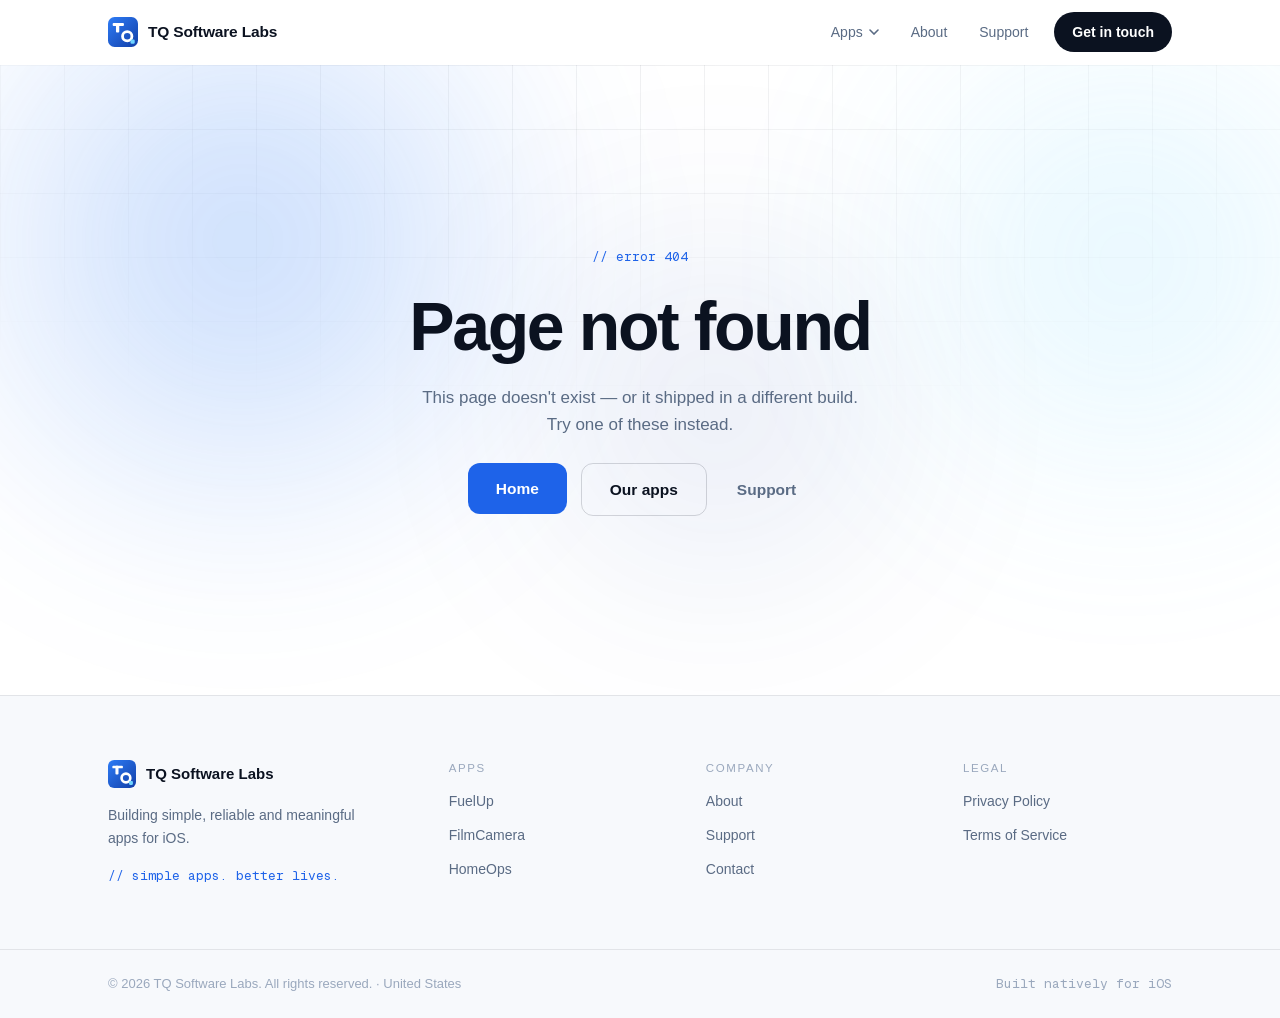
<file: 404/index.html>
<!DOCTYPE html><html lang="en"><head><meta charSet="utf-8"/><meta name="viewport" content="width=device-width, initial-scale=1"/><link rel="stylesheet" href="/_next/static/chunks/1yf5dc68te_zg.css" data-precedence="next"/><link rel="preload" as="script" fetchPriority="low" href="/_next/static/chunks/3s6nzrbk-8mnv.js"/><script src="/_next/static/chunks/19mx3mg6lkumu.js" async=""></script><script src="/_next/static/chunks/227kwhsrjlnp4.js" async=""></script><script src="/_next/static/chunks/3tcwyjf3sdyt-.js" async=""></script><script src="/_next/static/chunks/turbopack-193tdqrugw4ny.js" async=""></script><script src="/_next/static/chunks/3p4jdoc74nboj.js" async="" crossorigin=""></script><script src="/_next/static/chunks/3d4t3rfsbg89v.js" async="" crossorigin=""></script><script src="/_next/static/chunks/1h5lwbz188cxp.js" async="" crossorigin=""></script><script src="/_next/static/chunks/21wnu7qa-c886.js" async="" crossorigin=""></script><script src="/_next/static/chunks/01wwg2aar-9kt.js" async="" crossorigin=""></script><meta name="robots" content="noindex"/><title>Page not found · TQ Software Labs</title><meta name="description" content="TQ Software Labs is an iOS software studio building focused, privacy-first apps for everyday life — well-made tools that meet real needs, without costing what they&#x27;re worth."/><meta name="application-name" content="TQ Software Labs"/><link rel="author" href="https://tqsoftwarelabs.com"/><meta name="author" content="TQ Software Labs"/><meta name="keywords" content="iOS app development,software studio,Swift,SwiftUI,privacy-first apps,FuelUp,FilmCamera,HomeOps,TQ Software Labs"/><meta name="creator" content="TQ Software Labs"/><meta name="publisher" content="TQ Software Labs"/><meta name="robots" content="index, follow"/><link rel="canonical" href="https://tqsoftwarelabs.com/"/><meta property="og:title" content="TQ Software Labs — Simple apps. Better lives."/><meta property="og:description" content="TQ Software Labs is an iOS software studio building focused, privacy-first apps for everyday life — well-made tools that meet real needs, without costing what they&#x27;re worth."/><meta property="og:url" content="https://tqsoftwarelabs.com/"/><meta property="og:site_name" content="TQ Software Labs"/><meta property="og:locale" content="en_US"/><meta property="og:type" content="website"/><meta name="twitter:card" content="summary_large_image"/><meta name="twitter:title" content="TQ Software Labs — Simple apps. Better lives."/><meta name="twitter:description" content="TQ Software Labs is an iOS software studio building focused, privacy-first apps for everyday life — well-made tools that meet real needs, without costing what they&#x27;re worth."/><link rel="icon" href="/favicon.svg"/><link rel="apple-touch-icon" href="/favicon.svg"/><meta name="next-size-adjust" content=""/><script type="application/ld+json">{"@context":"https://schema.org","@type":"Organization","name":"TQ Software Labs","url":"https://tqsoftwarelabs.com","slogan":"Simple apps. Better lives.","description":"TQ Software Labs is an iOS software studio building focused, privacy-first apps for everyday life — well-made tools that meet real needs, without costing what they're worth.","foundingDate":"2026","address":{"@type":"PostalAddress","addressCountry":"US"},"contactPoint":[{"@type":"ContactPoint","contactType":"customer support","email":"support@tqsoftwarelabs.com","availableLanguage":"English"},{"@type":"ContactPoint","contactType":"press","email":"press@tqsoftwarelabs.com"},{"@type":"ContactPoint","contactType":"sales","email":"business@tqsoftwarelabs.com"}],"makesOffer":[{"@type":"Offer","itemOffered":{"@type":"SoftwareApplication","name":"FuelUp","operatingSystem":"iOS","applicationCategory":"Health & Fitness","description":"Calories, protein, water and body weight — logged in seconds, stored only on your device."}},{"@type":"Offer","itemOffered":{"@type":"SoftwareApplication","name":"FilmCamera","operatingSystem":"iOS","applicationCategory":"Photo & Video","description":"61 hand-built film looks rendered on-device in Metal — grain, halation and all, with nothing uploaded anywhere."}},{"@type":"Offer","itemOffered":{"@type":"SoftwareApplication","name":"HomeOps","operatingSystem":"iOS","applicationCategory":"Productivity","description":"Assets, documents, warranties and a maintenance plan built around your actual house — with an assistant that answers from your own records."}}]}</script><script src="/_next/static/chunks/0cz1d0mv5g_q7.js" noModule=""></script></head><body class="geist_db8459eb-module__PZ6jEG__variable geist_mono_8d43a2aa-module__8Li5zG__variable antialiased"><div hidden=""><!--$--><!--/$--></div><a href="#main" class="sr-only focus:not-sr-only focus:fixed focus:left-4 focus:top-4 focus:z-[100] focus:rounded-lg focus:bg-ink focus:px-4 focus:py-2.5 focus:text-sm focus:font-semibold focus:text-bg">Skip to content</a><div class="fixed inset-x-0 top-0 z-40 h-0.5 origin-left bg-brand" aria-hidden="true" style="transform:scaleX(0)"></div><header class="sticky top-0 z-50 border-b transition-[background,border-color,box-shadow] duration-300 border-transparent bg-transparent"><nav class="container-tq flex h-16 items-center justify-between" aria-label="Main"><a class="flex items-center gap-2.5" href="/"><span><svg width="30" height="30" viewBox="0 0 64 64" xmlns="http://www.w3.org/2000/svg" role="img" aria-label="TQ Software Labs"><defs><linearGradient id="tq-lg" x1="0" y1="0" x2="1" y2="1"><stop offset="0" stop-color="#2E7CF6"></stop><stop offset="1" stop-color="#123FA8"></stop></linearGradient></defs><rect width="64" height="64" rx="14" fill="url(#tq-lg)"></rect><rect x="10" y="13" width="24" height="6" rx="2" fill="#fff"></rect><rect x="17" y="13" width="7" height="20" rx="2" fill="#fff"></rect><circle cx="41" cy="41" r="10" fill="none" stroke="#fff" stroke-width="6"></circle><rect x="48" y="48" width="9" height="9" rx="2.5" fill="#6FD4FF"></rect></svg></span><span class="text-[15.5px] font-semibold tracking-[-0.01em]">TQ Software Labs</span></a><div class="hidden items-center gap-1 md:flex"><div class="relative"><a class="flex items-center gap-1.5 rounded-full px-3.5 py-2 text-sm font-medium text-muted transition-colors duration-200 hover:text-ink" href="/apps/">Apps<svg width="10" height="6" viewBox="0 0 10 6" fill="none" aria-hidden="true"><path d="M1 1l4 4 4-4" stroke="currentColor" stroke-width="1.6" stroke-linecap="round"></path></svg></a></div><a class="rounded-full px-3.5 py-2 text-sm font-medium transition-colors duration-200 hover:text-ink text-muted" href="/about/">About</a><a class="rounded-full px-3.5 py-2 text-sm font-medium transition-colors duration-200 hover:text-ink text-muted" href="/support/">Support</a><a class="ml-2 rounded-full bg-ink px-4.5 py-2.5 text-sm font-semibold text-bg transition-colors duration-200 hover:bg-brand" href="/contact/">Get in touch</a></div><div class="flex items-center gap-1 md:hidden"><button type="button" aria-label="Open menu" aria-expanded="false" class="grid size-11 cursor-pointer place-items-center rounded-full text-ink"><svg width="20" height="14" viewBox="0 0 20 14" aria-hidden="true"><rect width="20" height="2" rx="1" fill="currentColor" style="transform-origin:10px 1px 0"></rect><rect y="6" width="20" height="2" rx="1" fill="currentColor"></rect><rect y="12" width="20" height="2" rx="1" fill="currentColor" style="transform-origin:10px 13px 0"></rect></svg></button></div></nav></header><main id="main"><div style="opacity:0;transform:translateY(10px)"><section class="relative overflow-hidden"><div aria-hidden="true" class="pointer-events-none absolute inset-0 -z-10 overflow-hidden" style="opacity:1;transform:none"><div class="rule-grid absolute inset-0 opacity-70 [mask-image:radial-gradient(90%_60%_at_50%_0%,#000,transparent)]"></div><div class="absolute -left-[12%] -top-[35%] size-[62vw] max-w-[820px] rounded-full opacity-[.55] blur-[90px]" style="background:radial-gradient(circle, rgba(46,124,246,.55), transparent 62%);animation:tq-drift 22s ease-in-out infinite"></div><div class="absolute -right-[14%] top-[-22%] size-[52vw] max-w-[720px] rounded-full opacity-45 blur-[100px]" style="background:radial-gradient(circle, rgba(111,212,255,.5), transparent 62%);animation:tq-drift 28s ease-in-out infinite reverse"></div><div class="absolute left-[38%] top-[18%] size-[36vw] max-w-[520px] rounded-full opacity-35 blur-[110px]" style="background:radial-gradient(circle, rgba(18,63,168,.5), transparent 64%);animation:tq-drift 34s ease-in-out infinite"></div></div><div class="container-tq flex min-h-[70vh] flex-col items-center justify-center gap-6 py-24 text-center"><div style="opacity:0;transform:translateY(18px)"><span class="font-mono text-[13px] text-brand">// error 404</span></div><div style="opacity:0;transform:translateY(18px)"><h1 class="text-[clamp(36px,7vw,68px)] font-bold leading-none tracking-[-0.035em]">Page not found</h1></div><div style="opacity:0;transform:translateY(18px)"><p class="max-w-md text-[17px] leading-relaxed text-muted">This page doesn&#x27;t exist — or it shipped in a different build. Try one of these instead.</p></div><div style="opacity:0;transform:translateY(18px)"><div class="flex flex-wrap justify-center gap-3.5"><span class="inline-block " style="transform:none"><a class="group relative inline-flex items-center gap-2 overflow-hidden rounded-control px-7 py-3.5 text-[15.5px] font-semibold transition-colors duration-200 bg-brand text-white hover:bg-brand-deep" href="/"><span class="relative z-10">Home</span><span aria-hidden="true" class="absolute inset-y-0 w-1/3 -skew-x-12 bg-white/15 opacity-0 group-hover:opacity-100" style="animation:tq-sheen 0.9s ease-out"></span></a></span><span class="inline-block " style="transform:none"><a class="group relative inline-flex items-center gap-2 overflow-hidden rounded-control px-7 py-3.5 text-[15.5px] font-semibold transition-colors duration-200 border border-line-strong text-ink hover:border-brand hover:text-brand" href="/apps/"><span class="relative z-10">Our apps</span><span aria-hidden="true" class="absolute inset-y-0 w-1/3 -skew-x-12 bg-white/15 opacity-0 group-hover:opacity-100" style="animation:tq-sheen 0.9s ease-out"></span></a></span><a class="inline-flex items-center px-4 py-3.5 text-[15.5px] font-semibold text-muted hover:text-ink" href="/support/">Support</a></div></div></div></section><!--$--><!--/$--></div></main><footer class="border-t border-line bg-surface"><div class="container-tq grid gap-12 py-16 md:grid-cols-[1.4fr_repeat(3,1fr)]"><div class="flex flex-col gap-4"><a class="flex items-center gap-2.5" href="/"><svg width="28" height="28" viewBox="0 0 64 64" xmlns="http://www.w3.org/2000/svg" role="img" aria-label="TQ Software Labs"><defs><linearGradient id="footer-lg" x1="0" y1="0" x2="1" y2="1"><stop offset="0" stop-color="#2E7CF6"></stop><stop offset="1" stop-color="#123FA8"></stop></linearGradient></defs><rect width="64" height="64" rx="14" fill="url(#footer-lg)"></rect><rect x="10" y="13" width="24" height="6" rx="2" fill="#fff"></rect><rect x="17" y="13" width="7" height="20" rx="2" fill="#fff"></rect><circle cx="41" cy="41" r="10" fill="none" stroke="#fff" stroke-width="6"></circle><rect x="48" y="48" width="9" height="9" rx="2.5" fill="#6FD4FF"></rect></svg><span class="text-[15px] font-semibold">TQ Software Labs</span></a><p class="max-w-64 text-sm leading-relaxed text-muted">Building simple, reliable and meaningful apps for iOS.</p><span class="font-mono text-[13px] text-brand">// simple apps. better lives.</span></div><nav class="flex flex-col gap-3.5" aria-label="Apps"><span class="eyebrow text-[11.5px] text-faint">Apps</span><a class="w-fit text-sm text-muted transition-colors duration-200 hover:text-brand" href="/apps/fuelup/">FuelUp</a><a class="w-fit text-sm text-muted transition-colors duration-200 hover:text-brand" href="/apps/filmcamera/">FilmCamera</a><a class="w-fit text-sm text-muted transition-colors duration-200 hover:text-brand" href="/apps/homeops/">HomeOps</a></nav><nav class="flex flex-col gap-3.5" aria-label="Company"><span class="eyebrow text-[11.5px] text-faint">Company</span><a class="w-fit text-sm text-muted transition-colors duration-200 hover:text-brand" href="/about/">About</a><a class="w-fit text-sm text-muted transition-colors duration-200 hover:text-brand" href="/support/">Support</a><a class="w-fit text-sm text-muted transition-colors duration-200 hover:text-brand" href="/contact/">Contact</a></nav><nav class="flex flex-col gap-3.5" aria-label="Legal"><span class="eyebrow text-[11.5px] text-faint">Legal</span><a class="w-fit text-sm text-muted transition-colors duration-200 hover:text-brand" href="/privacy/">Privacy Policy</a><a class="w-fit text-sm text-muted transition-colors duration-200 hover:text-brand" href="/terms/">Terms of Service</a></nav></div><div class="border-t border-line"><div class="container-tq flex flex-col gap-3 py-6 text-[13px] text-faint sm:flex-row sm:items-center sm:justify-between"><span>© <!-- -->2026<!-- --> <!-- -->TQ Software Labs<!-- -->. All rights reserved. · <!-- -->United States</span><span class="font-mono">Built natively for iOS</span></div></div></footer><script src="/_next/static/chunks/3s6nzrbk-8mnv.js" id="_R_" async=""></script><script>(self.__next_f=self.__next_f||[]).push([0])</script><script>self.__next_f.push([1,"1:\"$Sreact.fragment\"\n3:I[56850,[\"/_next/static/chunks/3p4jdoc74nboj.js\",\"/_next/static/chunks/3d4t3rfsbg89v.js\",\"/_next/static/chunks/1h5lwbz188cxp.js\"],\"Nav\"]\n4:I[39756,[\"/_next/static/chunks/3p4jdoc74nboj.js\",\"/_next/static/chunks/3d4t3rfsbg89v.js\",\"/_next/static/chunks/1h5lwbz188cxp.js\"],\"default\"]\n5:I[16868,[\"/_next/static/chunks/3p4jdoc74nboj.js\",\"/_next/static/chunks/3d4t3rfsbg89v.js\",\"/_next/static/chunks/1h5lwbz188cxp.js\",\"/_next/static/chunks/21wnu7qa-c886.js\"],\"default\"]\n6:I[37457,[\"/_next/static/chunks/3p4jdoc74nboj.js\",\"/_next/static/chunks/3d4t3rfsbg89v.js\",\"/_next/static/chunks/1h5lwbz188cxp.js\"],\"default\"]\n7:I[56417,[\"/_next/static/chunks/3p4jdoc74nboj.js\",\"/_next/static/chunks/3d4t3rfsbg89v.js\",\"/_next/static/chunks/1h5lwbz188cxp.js\",\"/_next/static/chunks/01wwg2aar-9kt.js\"],\"HeroBackdrop\"]\n8:I[43494,[\"/_next/static/chunks/3p4jdoc74nboj.js\",\"/_next/static/chunks/3d4t3rfsbg89v.js\",\"/_next/static/chunks/1h5lwbz188cxp.js\",\"/_next/static/chunks/01wwg2aar-9kt.js\"],\"Reveal\"]\n11:I[68027,[\"/_next/static/chunks/3p4jdoc74nboj.js\",\"/_next/static/chunks/3d4t3rfsbg89v.js\",\"/_next/static/chunks/1h5lwbz188cxp.js\"],\"default\",1]\n:HL[\"/_next/static/chunks/1yf5dc68te_zg.css\",\"style\"]\n2:T62c,{\"@context\":\"https://schema.org\",\"@type\":\"Organization\",\"name\":\"TQ Software Labs\",\"url\":\"https://tqsoftwarelabs.com\",\"slogan\":\"Simple apps. Better lives.\",\"description\":\"TQ Software Labs is an iOS software studio building focused, privacy-first apps for everyday life — well-made tools that meet real needs, without costing what they're worth.\",\"foundingDate\":\"2026\",\"address\":{\"@type\":\"PostalAddress\",\"addressCountry\":\"US\"},\"contactPoint\":[{\"@type\":\"ContactPoint\",\"contactType\":\"customer support\",\"email\":\"support@tqsoftwarelabs.com\",\"availableLanguage\":\"English\"},{\"@type\":\"ContactPoint\",\"contactType\":\"press\",\"email\":\"press@tqsoftwarelabs.com\"},{\"@type\":\"ContactPoint\",\"contactType\":\"sales\",\"email\":\"business@tqsoftwarelabs.com\"}],\"makesOffer\":[{\"@type\":\"Offer\",\"itemOffered\":{\"@type\":\"SoftwareApplication\",\"name\":\"FuelUp\",\"operatingSystem\":\"iOS\",\"applicationCategory\":\"Health \u0026 Fitness\",\"description\":\"Calories, protein, water and body weight — logged in seconds, stored only on your device.\"}},{\"@type\":\"Offer\",\"itemOffered\":{\"@type\":\"SoftwareApplication\",\"name\":\"FilmCamera\",\"operatingSystem\":\"iOS\",\"applicationCategory\":\"Photo \u0026 Video\",\"description\":\"61 hand-built film looks rendered on-device in Metal — grain, halation and all, with nothing uploaded anywhere.\"}},{\"@type\":\"Offer\",\"itemOffered\":{\"@type\":\"SoftwareApplication\",\"name\":\"HomeOps\",\"operatingSystem\":\"iOS\",\"applicationCategory\":\"Productivity\",\"description\":\"Assets, documents, warranties and a maintenance plan built around your actual house — with an assistant that answers from your own records.\"}}]}f:X\n0:{\"P\":null,\"c\":[\"\",\"_not-found\",\"\"],\"q\":\"\",\"i\":false,\"f\":[[[\"\",{\"children\":[\"/_not-found\",{\"children\":[\"__PAGE__\",{},\"$undefined\",\"$undefined\",4608]},\"$undefined\",\"$undefined\",4608]},\"$undefined\",\"$undefined\",4624],[[\"$\",\"$1\",\"c\",{\"children\":[[[\"$\",\"link\",\"0\",{\"rel\":\"stylesheet\",\"href\":\"/_next/static/chunks/1yf5dc68te_zg.css\",\"precedence\":\"next\",\"crossOrigin\":\"$undefined\",\"nonce\":\"$undefined\"}],[\"$\",\"script\",\"script-0\",{\"src\":\"/_next/static/chunks/3p4jdoc74nboj.js\",\"async\":true,\"nonce\":\"$undefined\"}],[\"$\",\"script\",\"script-1\",{\"src\":\"/_next/static/chunks/3d4t3rfsbg89v.js\",\"async\":true,\"nonce\":\"$undefined\"}],[\"$\",\"script\",\"script-2\",{\"src\":\"/_next/static/chunks/1h5lwbz188cxp.js\",\"async\":true,\"nonce\":\"$undefined\"}]],[\"$\",\"html\",null,{\"lang\":\"en\",\"children\":[[\"$\",\"head\",null,{\"children\":[\"$\",\"script\",null,{\"type\":\"application/ld+json\",\"dangerouslySetInnerHTML\":{\"__html\":\"$2\"}}]}],[\"$\",\"body\",null,{\"className\":\"geist_db8459eb-module__PZ6jEG__variable geist_mono_8d43a2aa-module__8Li5zG__variable antialiased\",\"children\":[[\"$\",\"a\",null,{\"href\":\"#main\",\"className\":\"sr-only focus:not-sr-only focus:fixed focus:left-4 focus:top-4 focus:z-[100] focus:rounded-lg focus:bg-ink focus:px-4 focus:py-2.5 focus:text-sm focus:font-semibold focus:text-bg\",\"children\":\"Skip to content\"}],[\"$\",\"$L3\",null,{}],[\"$\",\"main\",null,{\"id\":\"main\",\"children\":[\"$\",\"$L4\",null,{\"parallelRouterKey\":\"children\",\"error\":\"$undefined\",\"errorStyles\":\"$undefined\",\"errorScripts\":\"$undefined\",\"template\":[\"$\",\"$L5\",null,{\"children\":[\"$\",\"$L6\",null,{}]}],\"templateStyles\":[],\"templateScripts\":[[\"$\",\"script\",\"script-0\",{\"src\":\"/_next/static/chunks/21wnu7qa-c886.js\",\"async\":true}]],\"notFound\":[[\"$\",\"section\",null,{\"className\":\"relative overflow-hidden\",\"children\":[[\"$\",\"$L7\",null,{}],[\"$\",\"div\",null,{\"className\":\"container-tq flex min-h-[70vh] flex-col items-center justify-center gap-6 py-24 text-center\",\"children\":[[\"$\",\"$L8\",null,{\"children\":[\"$\",\"span\",null,{\"className\":\"font-mono text-[13px] text-brand\",\"children\":\"// error 404\"}]}],[\"$\",\"$L8\",null,{\"delay\":0.06,\"children\":[\"$\",\"h1\",null,{\"className\":\"text-[clamp(36px,7vw,68px)] font-bold leading-none tracking-[-0.035em]\",\"children\":\"Page not found\"}]}],[\"$\",\"$L8\",null,{\"delay\":0.12,\"children\":[\"$\",\"p\",null,{\"className\":\"max-w-md text-[17px] leading-relaxed text-muted\",\"children\":\"This page doesn't exist — or it shipped in a different build. Try one of these instead.\"}]}],[\"$\",\"$L8\",null,{\"delay\":0.18,\"children\":[\"$\",\"div\",null,{\"className\":\"flex flex-wrap justify-center gap-3.5\",\"children\":[\"$L9\",\"$La\",\"$Lb\"]}]}]]}]]}],[]],\"forbidden\":\"$undefined\",\"unauthorized\":\"$undefined\"}]}],\"$Lc\"]}]]}]]}],{\"children\":[\"$Ld\",{\"children\":[\"$Le\",{},null,false,null]},null,false,\"$f\"]},null,false,null],\"$L10\",false]],\"m\":\"$undefined\",\"G\":[\"$11\",[\"$L12\"]],\"S\":true,\"h\":null,\"r\":\"$undefined\",\"s\":\"$undefined\",\"a\":\"$undefined\",\"l\":\"$undefined\",\"p\":\"$undefined\",\"d\":\"$undefined\",\"b\":\"vIkppwYBYMT7AY4iXPSLD\"}\n13:I[43494,[\"/_next/static/chunks/3p4jdoc74nboj.js\",\"/_next/static/chunks/3d4t3rfsbg89v.js\",\"/_next/static/chunks/1h5lwbz188cxp.js\",\"/_next/static/chunks/01wwg2aar-9kt.js\"],\"Magnetic\"]\n14:I[22016,[\"/_next/static/chunks/3p4jdoc74nboj.js\",\"/_next/static/chunks/3d4t3rfsbg89v.js\",\"/_next/static/chunks/1h5lwbz188cxp.js\",\"/_next/static/chunks/01wwg2aar-9kt.js\"],\"\"]\n15:I[97367,[\"/_next/static/chunks/3p4jdoc74nboj.js\",\"/_next/static/chunks/3d4t3rfsbg89v.js\",\"/_next/static/chunks/1h5lwbz188cxp.js\"],\"OutletBoundary\"]\n16:\"$Sreact.suspense\"\n18:I[97367,[\"/_next/static/chunks/3p4jdoc74nboj.js\",\"/_next/static/chunks/3d4t3rfsbg89v.js\",\"/_next/static/chunks/1h5lwbz188cxp.js\"],\"ViewportBoundary\"]\n1a:I[97367,[\"/_next/static/chunks/3p4jdoc74nboj.js\",\"/_next/static/chunks/3d4t3rfsbg89v.js\",\"/_next/static/chunks/1h5lwbz188cxp.js\"],\"MetadataBoundary\"]\n9:[\"$\",\"$L13\",null,{\"children\":[\"$\",\"$L14\",null,{\"href\":\"/\",\"className\":\"group relative inline-flex items-center gap-2 overflow-hidden rounded-control px-7 py-3.5 text-[15.5px] font-semibold transition-colors duration-200 bg-brand text-white hover:bg-brand-deep\",\"children\":[[\"$\",\"span\",null,{\"className\":\"relative z-10\",\"children\":\"Home\"}],[\"$\",\"span\",null,{\"aria-hidden\":\"true\",\"className\":\"absolute inset-y-0 w-1/3 -skew-x-12 bg-white/15 opacity-0 group-hover:opacity-100\",\"style\":{\"animation\":\"tq-sheen 0.9s ease-out\"}}]]}]}]\na:[\"$\",\"$L13\",null,{\"children\":[\"$\",\"$L14\",null,{\"href\":\"/apps\",\"className\":\"group relative inline-flex items-center gap-2 overflow-hidden rounded-control px-7 py-3.5 text-[15.5px] font-semibold transition-colors duration-200 border border-line-strong text-ink hover:border-brand hover:text-brand\",\"children\":[[\"$\",\"span\",null,{\"className\":\"relative z-10\",\"children\":\"Our apps\"}],[\"$\",\"span\",null,{\"aria-hidden\":\"true\",\"className\":\"absolute inset-y-0 w-1/3 -skew-x-12 bg-white/15 opacity-0 group-hover:opacity-100\",\"style\":{\"animation\":\"tq-sheen 0.9s ease-out\"}}]]}]}]\nb:[\"$\",\"$L14\",null,{\"href\":\"/support\",\"className\":\"inline-flex items-center px-4 py-3.5 text-[15.5px] font-semibold text-muted hover:text-ink\",\"children\":\"Support\"}]\nc:[\"$\",\"footer\",null,{\"className\":\"border-t border-line bg-surface\",\"children\":[[\"$\",\"div\",null,{\"className\":\"container-tq grid gap-12 py-16 md:grid-cols-[1.4fr_repeat(3,1fr)]\",\"children\":[[\"$\",\"div\",null,{\"className\":\"flex flex-col gap-4\",\"children\":[[\"$\",\"$L14\",null,{\"href\":\"/\",\"className\":\"flex items-center gap-2.5\",\"children\":[[\"$\",\"svg\",null,{\"width\":28,\"height\":28,\"viewBox\":\"0 0 64 64\",\"xmlns\":\"http://www.w3.org/2000/svg\",\"role\":\"img\",\"aria-label\":\"TQ Software Labs\",\"children\":[[\"$\",\"defs\",null,{\"children\":[\"$\",\"linearGradient\",null,{\"id\":\"footer-lg\",\"x1\":\"0\",\"y1\":\"0\",\"x2\":\"1\",\"y2\":\"1\",\"children\":[[\"$\",\"stop\",null,{\"offset\":\"0\",\"stopColor\":\"#2E7CF6\"}],[\"$\",\"stop\",null,{\"offset\":\"1\",\"stopColor\":\"#123FA8\"}]]}]}],[\"$\",\"rect\",null,{\"width\":\"64\",\"height\":\"64\",\"rx\":\"14\",\"fill\":\"url(#footer-lg)\"}],[\"$\",\"rect\",null,{\"x\":\"10\",\"y\":\"13\",\"width\":\"24\",\"height\":\"6\",\"rx\":\"2\",\"fill\":\"#fff\"}],[\"$\",\"rect\",null,{\"x\":\"17\",\"y\":\"13\",\"width\":\"7\",\"height\":\"20\",\"rx\":\"2\",\"fill\":\"#fff\"}],[\"$\",\"circle\",null,{\"cx\":\"41\",\"cy\":\"41\",\"r\":\"10\",\"fill\":\"none\",\"stroke\":\"#fff\",\"strokeWidth\":\"6\"}],[\"$\",\"rect\",null,{\"x\":\"48\",\"y\":\"48\",\"width\":\"9\",\"height\":\"9\",\"rx\":\"2.5\",\"fill\":\"#6FD4FF\"}]]}],[\"$\",\"span\",null,{\"className\":\"text-[15px] font-semibold\",\"children\":\"TQ Software Labs\"}]]}],[\"$\",\"p\",null,{\"className\":\"max-w-64 text-sm leading-relaxed text-muted\",\"children\":\"Building simple, reliable and meaningful apps for iOS.\"}],[\"$\",\"span\",null,{\"className\":\"font-mono text-[13px] text-brand\",\"children\":\"// simple apps. better lives.\"}]]}],[[\"$\",\"nav\",\"Apps\",{\"className\":\"flex flex-col gap-3.5\",\"aria-label\":\"Apps\",\"children\":[[\"$\",\"span\",null,{\"className\":\"eyebrow text-[11.5px] text-faint\",\"children\":\"Apps\"}],[[\"$\",\"$L14\",\"/apps/fuelup\",{\"href\":\"/apps/fuelup\",\"className\":\"w-fit text-sm text-muted transition-colors duration-200 hover:text-brand\",\"children\":\"FuelUp\"}],[\"$\",\"$L14\",\"/apps/filmcamera\",{\"href\":\"/apps/filmcamera\",\"className\":\"w-fit text-sm text-muted transition-colors duration-200 hover:text-brand\",\"children\":\"FilmCamera\"}],[\"$\",\"$L14\",\"/apps/homeops\",{\"href\":\"/apps/homeops\",\"className\":\"w-fit text-sm text-muted transition-colors duration-200 hover:text-brand\",\"children\":\"HomeOps\"}]]]}],[\"$\",\"nav\",\"Company\",{\"className\":\"flex flex-col gap-3.5\",\"aria-label\":\"Company\",\"children\":[[\"$\",\"span\",null,{\"className\":\"eyebrow text-[11.5px] text-faint\",\"children\":\"Company\"}],[[\"$\",\"$L14\",\"/about\",{\"href\":\"/about\",\"className\":\"w-fit text-sm text-muted transition-colors duration-200 hover:text-brand\",\"children\":\"About\"}],[\"$\",\"$L14\",\"/support\",{\"href\":\"/support\",\"className\":\"w-fit text-sm text-muted transition-colors duration-200 hover:text-brand\",\"children\":\"Support\"}],[\"$\",\"$L14\",\"/contact\",{\"href\":\"/contact\",\"className\":\"w-fit text-sm text-muted transition-colors duration-200 hover:text-brand\",\"children\":\"Contact\"}]]]}],[\"$\",\"nav\",\"Legal\",{\"className\":\"flex flex-col gap-3.5\",\"aria-label\":\"Legal\",\"children\":[[\"$\",\"span\",null,{\"className\":\"eyebrow text-[11.5px] text-faint\",\"children\":\"Legal\"}],[[\"$\",\"$L14\",\"/privacy\",{\"href\":\"/privacy\",\"className\":\"w-fit text-sm text-muted transition-colors duration-200 hover:text-brand\",\"children\":\"Privacy Policy\"}],[\"$\",\"$L14\",\"/terms\",{\"href\":\"/terms\",\"className\":\"w-fit text-sm text-muted transition-colors duration-200 hover:text-brand\",\"children\":\"Terms of Service\"}]]]}]]]}],[\"$\",\"div\",null,{\"className\":\"border-t border-line\",\"children\":[\"$\",\"div\",null,{\"className\":\"container-tq flex flex-col gap-3 py-6 text-[13px] text-faint sm:flex-row sm:items-center sm:justify-between\",\"children\":[[\"$\",\"span\",null,{\"children\":[\"© \",\"2026\",\" \",\"TQ Software Labs\",\". All rights reserved. · \",\"United States\"]}],[\"$\",\"span\",null,{\"className\":\"font-mono\",\"children\":\"Built natively for iOS\"}]]}]}]]}]\nd:[\"$\",\"$1\",\"c\",{\"children\":[null,[\"$\",\"$L4\",null,{\"parallelRouterKey\":\"children\",\"error\":\"$undefined\",\"errorStyles\":\"$undefined\",\"errorScripts\":\"$undefined\",\"template\":[\"$\",\"$L6\",null,{}],\"templateStyles\":\"$undefined\",\"templateScripts\":\"$undefined\",\"notFound\":\"$undefined\",\"forbidden\":\"$undefined\",\"unauthorized\":\"$undefined\"}]]}]\ne:[\"$\",\"$1\",\"c\",{\"children\":[[\"$\",\"section\",null,{\"className\":\"relative overflow-hidden\",\"children\":[[\"$\",\"$L7\",null,{}],[\"$\",\"div\",null,{\"className\":\"container-tq flex min-h-[70vh] flex-col items-center justify-center gap-6 py-24 text-center\",\"children\":[[\"$\",\"$L8\",null,{\"children\":[\"$\",\"span\",null,{\"className\":\"font-mono text-[13px] text-brand\",\"children\":\"// error 404\"}]}],[\"$\",\"$L8\",null,{\"delay\":0.06,\"children\":[\"$\",\"h1\",null,{\"className\":\"text-[clamp(36px,7vw,68px)] font-bold leading-none tracking-[-0.035em]\",\"children\":\"Page not found\"}]}],[\"$\",\"$L8\",null,{\"delay\":0.12,\"children\":[\"$\",\"p\",null,{\"className\":\"max-w-md text-[17px] leading-relaxed text-muted\",\"children\":\"This page doesn't exist — or it shipped in a different build. Try one of these instead.\"}]}],[\"$\",\"$L8\",null,{\"delay\":0.18,\"children\":[\"$\",\"div\",null,{\"className\":\"flex flex-wrap justify-center gap-3.5\",\"children\":[[\"$\",\"$L13\",null,{\"children\":[\"$\",\"$L14\",null,{\"href\":\"/\",\"className\":\"group relative inline-flex items-center gap-2 overflow-hidden rounded-control px-7 py-3.5 text-[15.5px] font-semibold transition-colors duration-200 bg-brand text-white hover:bg-brand-deep\",\"children\":[[\"$\",\"span\",null,{\"className\":\"relative z-10\",\"children\":\"Home\"}],[\"$\",\"span\",null,{\"aria-hidden\":\"true\",\"className\":\"absolute inset-y-0 w-1/3 -skew-x-12 bg-white/15 opacity-0 group-hover:opacity-100\",\"style\":{\"animation\":\"tq-sheen 0.9s ease-out\"}}]]}]}],[\"$\",\"$L13\",null,{\"children\":[\"$\",\"$L14\",null,{\"href\":\"/apps\",\"className\":\"group relative inline-flex items-center gap-2 overflow-hidden rounded-control px-7 py-3.5 text-[15.5px] font-semibold transition-colors duration-200 border border-line-strong text-ink hover:border-brand hover:text-brand\",\"children\":[[\"$\",\"span\",null,{\"className\":\"relative z-10\",\"children\":\"Our apps\"}],[\"$\",\"span\",null,{\"aria-hidden\":\"true\",\"className\":\"absolute inset-y-0 w-1/3 -skew-x-12 bg-white/15 opacity-0 group-hover:opacity-100\",\"style\":{\"animation\":\"tq-sheen 0.9s ease-out\"}}]]}]}],[\"$\",\"$L14\",null,{\"href\":\"/support\",\"className\":\"inline-flex items-center px-4 py-3.5 text-[15.5px] font-semibold text-muted hover:text-ink\",\"children\":\"Support\"}]]}]}]]}]]}],[[\"$\",\"script\",\"script-0\",{\"src\":\"/_next/static/chunks/01wwg2aar-9kt.js\",\"async\":true,\"nonce\":\"$undefined\"}]],[\"$\",\"$L15\",null,{\"children\":[\"$\",\"$16\",null,{\"name\":\"Next.MetadataOutlet\",\"children\":\"$@17\"}]}]]}]\n10:[\"$\",\"$1\",\"h\",{\"children\":[[\"$\",\"meta\",null,{\"name\":\"robots\",\"content\":\"noindex\"}],[\"$\",\"$L18\",null,{\"children\":\"$L19\"}],[\"$\",\"div\",null,{\"hidden\":true,\"children\":[\"$\",\"$L1a\",null,{\"children\":[\"$\",\"$16\",null,{\"name\":\"Next.Metadata\",\"children\":\"$L1b\"}]}]}],[\"$\",\"meta\",null,{\"name\":\"next-size-adjust\",\"content\":\"\"}]]}]\n12:[\"$\",\"link\",\"0\",{\"rel\":\"stylesheet\",\"href\":\"/_next/static/chunks/1yf5dc68te_zg.css\",\"precedence\":\"next\",\"crossOrigin\":\"$undefined\",\"nonce\":\"$undefined\"}]\nf:C\n19:[[\"$\",\"meta\",\"0\",{\"charSet\":\"utf-8\"}],[\"$\",\"meta\",\"1\",{\"name\":\"viewport\",\"content\":\"width=device-width, initial-scale=1\"}]]\n1c:I[27201,[\"/_next/static/chunks/3p4jdoc74nboj.js\",\"/_next/static/chunks/3d4t3rfsbg89v.js\",\"/_next/static/chunks/1h5lwbz188cxp.js\"],\"IconMark\"]\n17:null\n1b:[[\"$\",\"title\",\"0\",{\"children\":\"Page not found · TQ Software Labs\"}],[\"$\",\"meta\",\"1\",{\"name\":\"description\",\"content\":\"TQ Software Labs is an iOS software studio building focused, privacy-first apps for everyday life — well-made tools that meet real needs, without costing what they're worth.\"}],[\"$\",\"meta\",\"2\",{\"name\":\"application-name\",\"content\":\"TQ Software Labs\"}],[\"$\",\"link\",\"3\",{\"rel\":\"author\",\"href\":\"https://tqsoftwarelabs.com\"}],[\"$\",\"meta\",\"4\",{\"name\":\"author\",\"content\":\"TQ Software Labs\"}],[\"$\",\"meta\",\"5\",{\"name\":\"keywords\",\"content\":\"iOS app development,software studio,Swift,SwiftUI,privacy-first apps,FuelUp,FilmCamera,HomeOps,TQ Software Labs\"}],[\"$\",\"meta\",\"6\",{\"name\":\"creator\",\"content\":\"TQ Software Labs\"}],[\"$\",\"meta\",\"7\",{\"name\":\"publisher\",\"content\":\"TQ Software Labs\"}],[\"$\",\"meta\",\"8\",{\"name\":\"robots\",\"content\":\"index, follow\"}],[\"$\",\"link\",\"9\",{\"rel\":\"canonical\",\"href\":\"https://tqsoftwarelabs.com/\"}],[\"$\",\"meta\",\"10\",{\"property\":\"og:title\",\"content\":\"TQ Software Labs — Simple apps. Better lives.\"}],[\"$\",\"meta\",\"11\",{\"property\":\"og:description\",\"content\":\"TQ Software Labs is an iOS software studio building focused, privacy-first apps for everyday life — well-made tools that meet real needs, without costing what they're worth.\"}],[\"$\",\"meta\",\"12\",{\"property\":\"og:url\",\"content\":\"https://tqsoftwarelabs.com/\"}],[\"$\",\"meta\",\"13\",{\"property\":\"og:site_name\",\"content\":\"TQ Software Labs\"}],[\"$\",\"meta\",\"14\",{\"property\":\"og:locale\",\"content\":\"en_US\"}],[\"$\",\"meta\",\"15\",{\"property\":\"og:type\",\"content\":\"website\"}],[\"$\",\"meta\",\"16\",{\"name\":\"twitter:card\",\"content\":\"summary_large_image\"}],[\"$\",\"meta\",\"17\",{\"name\":\"twitter:title\",\"content\":\"TQ Software Labs — Simple apps. Better lives.\"}],[\"$\",\"meta\",\"18\",{\"name\":\"twitter:description\",\"content\":\"TQ Software Labs is an iOS software studio building focused, privacy-first apps for everyday life — well-made tools that meet real needs, without costing what they're worth.\"}],[\"$\",\"link\",\"19\",{\"rel\":\"icon\",\"href\":\"/favicon.svg\"}],[\"$\",\"link\",\"20\",{\"rel\":\"apple-touch-icon\",\"href\":\"/favicon.svg\"}],[\"$\",\"$L1c\",\"21\",{}]]\n"])</script></body></html>
</file>
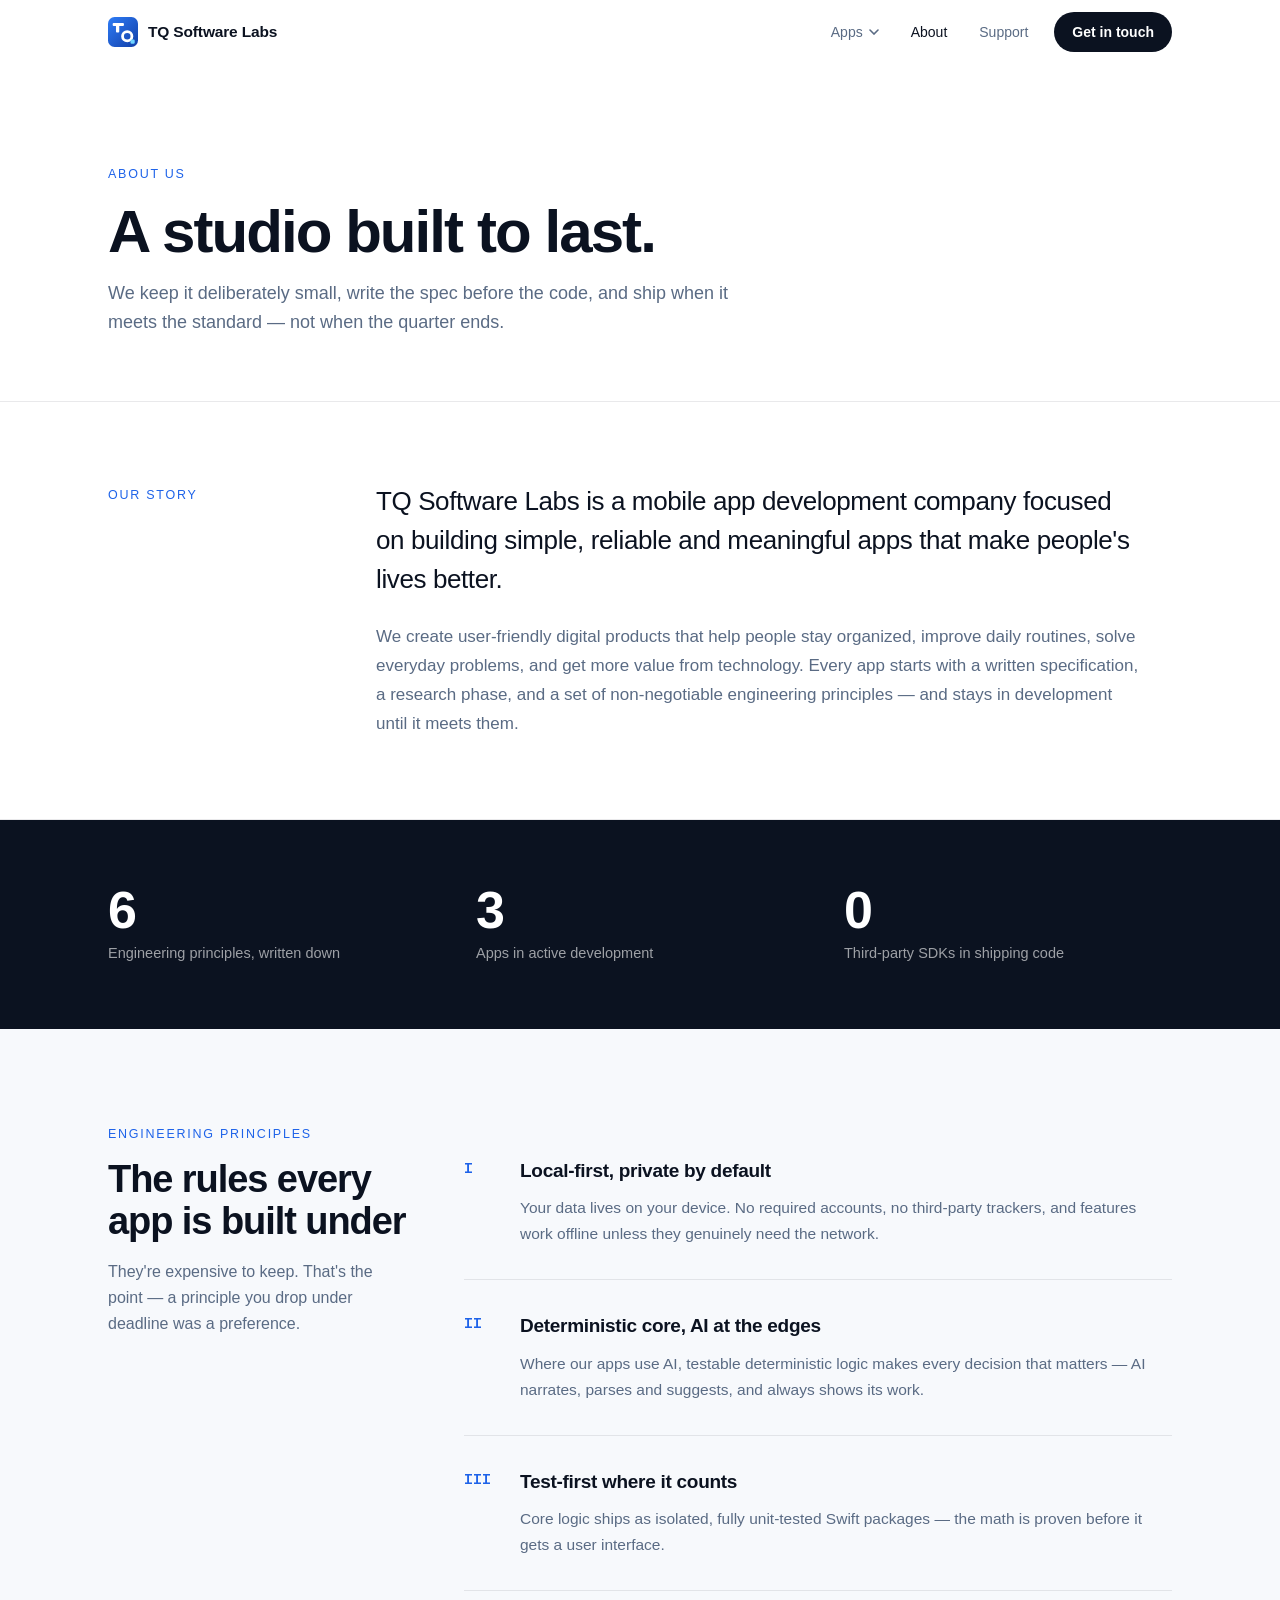
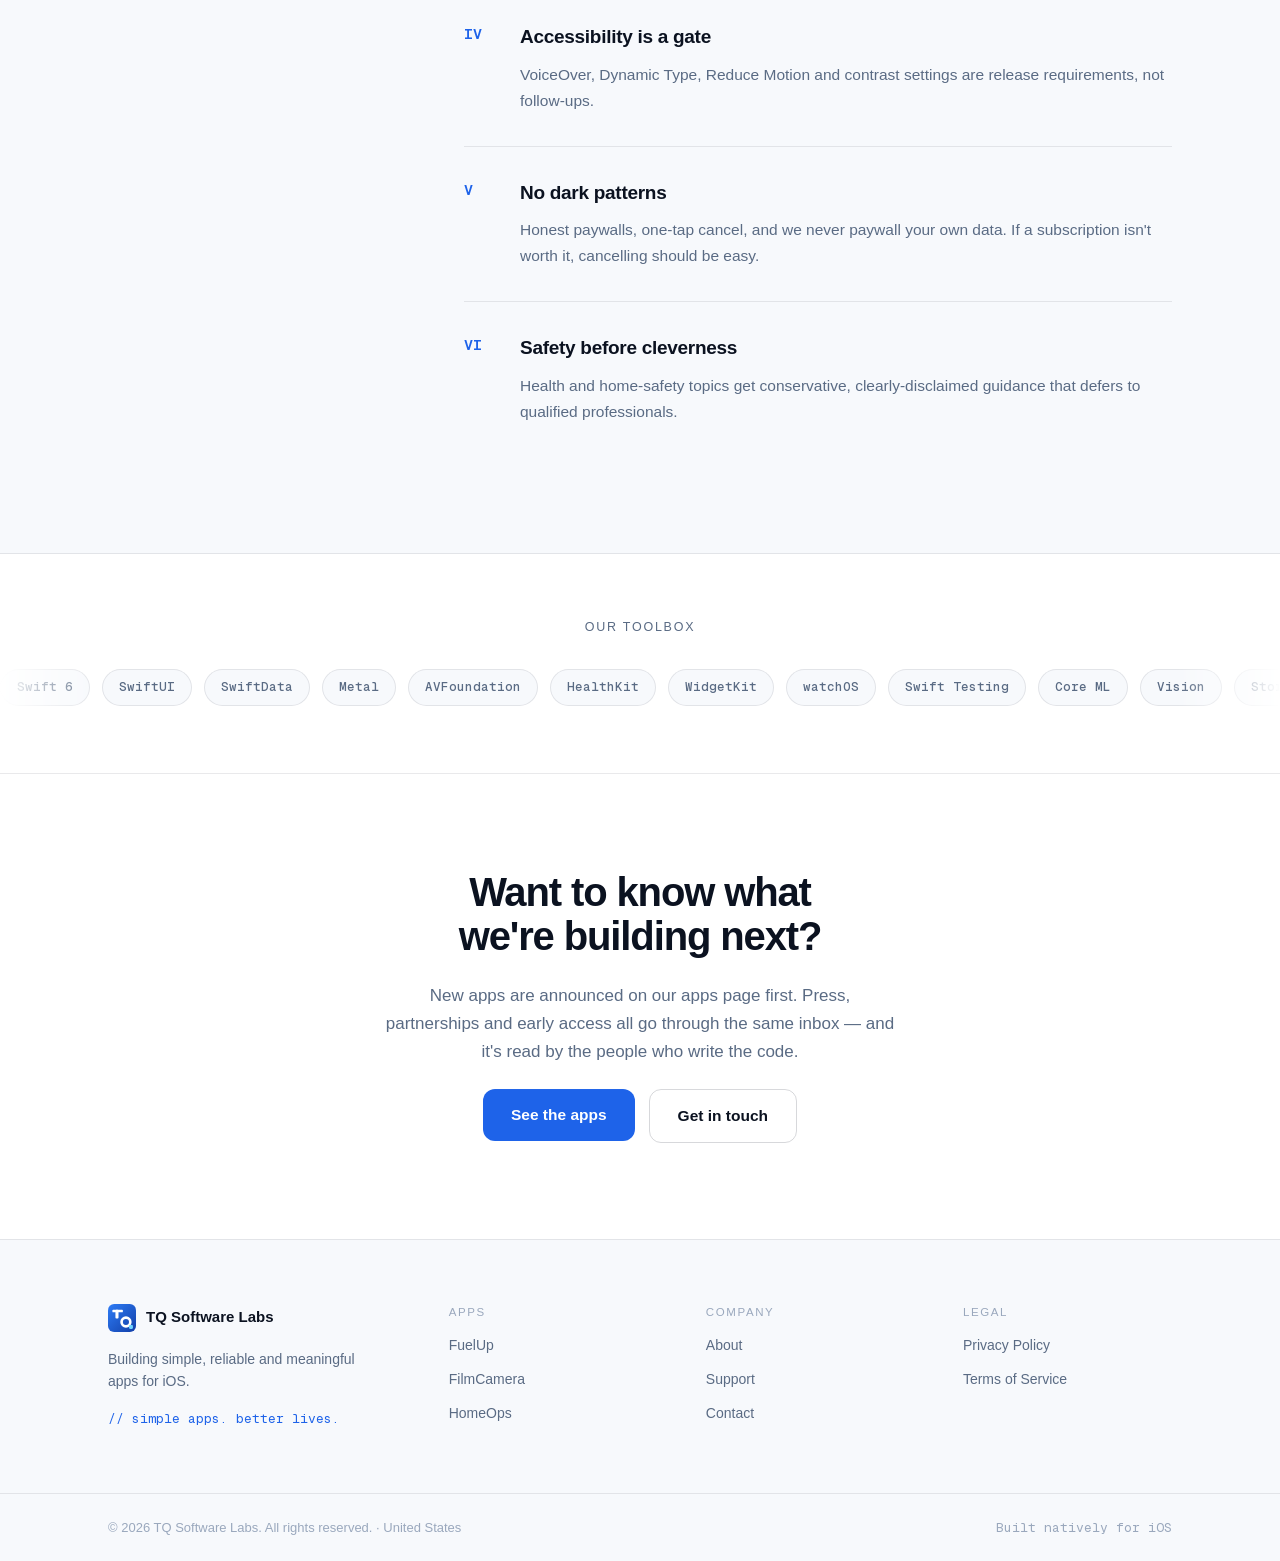
<file: about/index.html>
<!DOCTYPE html><html lang="en"><head><meta charSet="utf-8"/><meta name="viewport" content="width=device-width, initial-scale=1"/><link rel="preload" href="/_next/static/media/797e433ab948586e-s.p.0r6juujl39pe6.woff2" as="font" crossorigin="" type="font/woff2"/><link rel="preload" href="/_next/static/media/caa3a2e1cccd8315-s.p.0wgildi0cnwt9.woff2" as="font" crossorigin="" type="font/woff2"/><link rel="stylesheet" href="/_next/static/chunks/1yf5dc68te_zg.css" data-precedence="next"/><link rel="preload" as="script" fetchPriority="low" href="/_next/static/chunks/3s6nzrbk-8mnv.js"/><script src="/_next/static/chunks/19mx3mg6lkumu.js" async=""></script><script src="/_next/static/chunks/227kwhsrjlnp4.js" async=""></script><script src="/_next/static/chunks/3tcwyjf3sdyt-.js" async=""></script><script src="/_next/static/chunks/turbopack-193tdqrugw4ny.js" async=""></script><script src="/_next/static/chunks/3p4jdoc74nboj.js" async="" crossorigin=""></script><script src="/_next/static/chunks/3d4t3rfsbg89v.js" async="" crossorigin=""></script><script src="/_next/static/chunks/1h5lwbz188cxp.js" async="" crossorigin=""></script><script src="/_next/static/chunks/21wnu7qa-c886.js" async="" crossorigin=""></script><script src="/_next/static/chunks/01wwg2aar-9kt.js" async="" crossorigin=""></script><script src="/_next/static/chunks/3llqs5hi5vyig.js" async="" crossorigin=""></script><title>About · TQ Software Labs</title><meta name="description" content="TQ Software Labs is a deliberately small iOS studio. Every app starts with a written specification, a research phase, and six non-negotiable engineering principles."/><meta name="application-name" content="TQ Software Labs"/><link rel="author" href="https://tqsoftwarelabs.com"/><meta name="author" content="TQ Software Labs"/><meta name="keywords" content="iOS app development,software studio,Swift,SwiftUI,privacy-first apps,FuelUp,FilmCamera,HomeOps,TQ Software Labs"/><meta name="creator" content="TQ Software Labs"/><meta name="publisher" content="TQ Software Labs"/><meta name="robots" content="index, follow"/><link rel="canonical" href="https://tqsoftwarelabs.com/about/"/><meta property="og:title" content="TQ Software Labs — Simple apps. Better lives."/><meta property="og:description" content="TQ Software Labs is an iOS software studio building focused, privacy-first apps for everyday life — well-made tools that meet real needs, without costing what they&#x27;re worth."/><meta property="og:url" content="https://tqsoftwarelabs.com/"/><meta property="og:site_name" content="TQ Software Labs"/><meta property="og:locale" content="en_US"/><meta property="og:type" content="website"/><meta name="twitter:card" content="summary_large_image"/><meta name="twitter:title" content="TQ Software Labs — Simple apps. Better lives."/><meta name="twitter:description" content="TQ Software Labs is an iOS software studio building focused, privacy-first apps for everyday life — well-made tools that meet real needs, without costing what they&#x27;re worth."/><link rel="icon" href="/favicon.svg"/><link rel="apple-touch-icon" href="/favicon.svg"/><meta name="next-size-adjust" content=""/><script type="application/ld+json">{"@context":"https://schema.org","@type":"Organization","name":"TQ Software Labs","url":"https://tqsoftwarelabs.com","slogan":"Simple apps. Better lives.","description":"TQ Software Labs is an iOS software studio building focused, privacy-first apps for everyday life — well-made tools that meet real needs, without costing what they're worth.","foundingDate":"2026","address":{"@type":"PostalAddress","addressCountry":"US"},"contactPoint":[{"@type":"ContactPoint","contactType":"customer support","email":"support@tqsoftwarelabs.com","availableLanguage":"English"},{"@type":"ContactPoint","contactType":"press","email":"press@tqsoftwarelabs.com"},{"@type":"ContactPoint","contactType":"sales","email":"business@tqsoftwarelabs.com"}],"makesOffer":[{"@type":"Offer","itemOffered":{"@type":"SoftwareApplication","name":"FuelUp","operatingSystem":"iOS","applicationCategory":"Health & Fitness","description":"Calories, protein, water and body weight — logged in seconds, stored only on your device."}},{"@type":"Offer","itemOffered":{"@type":"SoftwareApplication","name":"FilmCamera","operatingSystem":"iOS","applicationCategory":"Photo & Video","description":"61 hand-built film looks rendered on-device in Metal — grain, halation and all, with nothing uploaded anywhere."}},{"@type":"Offer","itemOffered":{"@type":"SoftwareApplication","name":"HomeOps","operatingSystem":"iOS","applicationCategory":"Productivity","description":"Assets, documents, warranties and a maintenance plan built around your actual house — with an assistant that answers from your own records."}}]}</script><script src="/_next/static/chunks/0cz1d0mv5g_q7.js" noModule=""></script></head><body class="geist_db8459eb-module__PZ6jEG__variable geist_mono_8d43a2aa-module__8Li5zG__variable antialiased"><div hidden=""><!--$--><!--/$--></div><a href="#main" class="sr-only focus:not-sr-only focus:fixed focus:left-4 focus:top-4 focus:z-[100] focus:rounded-lg focus:bg-ink focus:px-4 focus:py-2.5 focus:text-sm focus:font-semibold focus:text-bg">Skip to content</a><div class="fixed inset-x-0 top-0 z-40 h-0.5 origin-left bg-brand" aria-hidden="true" style="transform:scaleX(0)"></div><header class="sticky top-0 z-50 border-b transition-[background,border-color,box-shadow] duration-300 border-transparent bg-transparent"><nav class="container-tq flex h-16 items-center justify-between" aria-label="Main"><a class="flex items-center gap-2.5" href="/"><span><svg width="30" height="30" viewBox="0 0 64 64" xmlns="http://www.w3.org/2000/svg" role="img" aria-label="TQ Software Labs"><defs><linearGradient id="tq-lg" x1="0" y1="0" x2="1" y2="1"><stop offset="0" stop-color="#2E7CF6"></stop><stop offset="1" stop-color="#123FA8"></stop></linearGradient></defs><rect width="64" height="64" rx="14" fill="url(#tq-lg)"></rect><rect x="10" y="13" width="24" height="6" rx="2" fill="#fff"></rect><rect x="17" y="13" width="7" height="20" rx="2" fill="#fff"></rect><circle cx="41" cy="41" r="10" fill="none" stroke="#fff" stroke-width="6"></circle><rect x="48" y="48" width="9" height="9" rx="2.5" fill="#6FD4FF"></rect></svg></span><span class="text-[15.5px] font-semibold tracking-[-0.01em]">TQ Software Labs</span></a><div class="hidden items-center gap-1 md:flex"><div class="relative"><a class="flex items-center gap-1.5 rounded-full px-3.5 py-2 text-sm font-medium text-muted transition-colors duration-200 hover:text-ink" href="/apps/">Apps<svg width="10" height="6" viewBox="0 0 10 6" fill="none" aria-hidden="true"><path d="M1 1l4 4 4-4" stroke="currentColor" stroke-width="1.6" stroke-linecap="round"></path></svg></a></div><a class="rounded-full px-3.5 py-2 text-sm font-medium transition-colors duration-200 hover:text-ink text-ink" href="/about/">About</a><a class="rounded-full px-3.5 py-2 text-sm font-medium transition-colors duration-200 hover:text-ink text-muted" href="/support/">Support</a><a class="ml-2 rounded-full bg-ink px-4.5 py-2.5 text-sm font-semibold text-bg transition-colors duration-200 hover:bg-brand" href="/contact/">Get in touch</a></div><div class="flex items-center gap-1 md:hidden"><button type="button" aria-label="Open menu" aria-expanded="false" class="grid size-11 cursor-pointer place-items-center rounded-full text-ink"><svg width="20" height="14" viewBox="0 0 20 14" aria-hidden="true"><rect width="20" height="2" rx="1" fill="currentColor" style="transform-origin:10px 1px 0"></rect><rect y="6" width="20" height="2" rx="1" fill="currentColor"></rect><rect y="12" width="20" height="2" rx="1" fill="currentColor" style="transform-origin:10px 13px 0"></rect></svg></button></div></nav></header><main id="main"><div style="opacity:0;transform:translateY(10px)"><header class="border-b border-line"><div class="container-tq flex flex-col gap-4 pb-16 pt-24"><div style="opacity:0;transform:translateY(18px)"><span class="eyebrow text-brand">About us</span></div><div style="opacity:0;transform:translateY(18px)"><h1 class="max-w-4xl text-[clamp(34px,6vw,60px)] font-bold leading-[1.03] tracking-[-0.032em]">A studio built to last.</h1></div><div style="opacity:0;transform:translateY(18px)"><p class="max-w-2xl text-[18px] leading-[1.62] text-muted">We keep it deliberately small, write the spec before the code, and ship when it meets the standard — not when the quarter ends.</p></div></div></header><section class="border-b border-line"><div class="container-tq grid gap-12 py-20 lg:grid-cols-[220px_1fr]"><div style="opacity:0;transform:translateY(18px)"><span class="eyebrow text-brand">Our story</span></div><div class="flex max-w-3xl flex-col gap-6"><div style="opacity:0;transform:translateY(18px)"><p class="text-[clamp(20px,2.5vw,26px)] font-medium leading-[1.5] tracking-[-0.015em]">TQ Software Labs<!-- --> is a mobile app development company focused on building simple, reliable and meaningful apps that make people&#x27;s lives better.</p></div><div style="opacity:0;transform:translateY(18px)"><p class="text-[17px] leading-[1.7] text-muted">We create user-friendly digital products that help people stay organized, improve daily routines, solve everyday problems, and get more value from technology. Every app starts with a written specification, a research phase, and a set of non-negotiable engineering principles — and stays in development until it meets them.</p></div></div></div></section><section class="border-b border-line bg-ink text-bg"><div class="container-tq grid gap-10 py-16 sm:grid-cols-3"><div class="flex flex-col gap-2" style="opacity:0;transform:translateY(18px)"><span class="text-[52px] font-bold leading-none tracking-[-0.04em]">0</span><span class="text-[14.5px] leading-snug text-bg/60">Engineering principles, written down</span></div><div class="flex flex-col gap-2" style="opacity:0;transform:translateY(18px)"><span class="text-[52px] font-bold leading-none tracking-[-0.04em]">0</span><span class="text-[14.5px] leading-snug text-bg/60">Apps in active development</span></div><div class="flex flex-col gap-2" style="opacity:0;transform:translateY(18px)"><span class="text-[52px] font-bold leading-none tracking-[-0.04em]">0</span><span class="text-[14.5px] leading-snug text-bg/60">Third-party SDKs in shipping code</span></div></div></section><section class="border-b border-line bg-surface"><div class="container-tq grid gap-14 py-24 lg:grid-cols-[300px_1fr]"><div class="lg:sticky lg:top-28 lg:self-start"><div class="flex flex-col gap-4" style="opacity:0;transform:translateY(18px)"><span class="eyebrow text-brand">Engineering principles</span><h2 class="text-[clamp(28px,4vw,38px)] font-bold leading-[1.1] tracking-[-0.028em]">The rules every app is built under</h2><p class="text-[16px] leading-relaxed text-muted">They&#x27;re expensive to keep. That&#x27;s the point — a principle you drop under deadline was a preference.</p></div></div><ol class="flex flex-col"><li class="border-b border-line last:border-b-0" style="opacity:0;transform:translateY(18px)"><div class="group flex gap-6 py-8"><span class="w-8 shrink-0 font-mono text-[15px] font-semibold text-brand">I</span><div class="flex flex-col gap-2.5"><h3 class="text-[19px] font-semibold tracking-[-0.015em]">Local-first, private by default</h3><p class="max-w-2xl text-[15.5px] leading-[1.68] text-muted">Your data lives on your device. No required accounts, no third-party trackers, and features work offline unless they genuinely need the network.</p></div></div></li><li class="border-b border-line last:border-b-0" style="opacity:0;transform:translateY(18px)"><div class="group flex gap-6 py-8"><span class="w-8 shrink-0 font-mono text-[15px] font-semibold text-brand">II</span><div class="flex flex-col gap-2.5"><h3 class="text-[19px] font-semibold tracking-[-0.015em]">Deterministic core, AI at the edges</h3><p class="max-w-2xl text-[15.5px] leading-[1.68] text-muted">Where our apps use AI, testable deterministic logic makes every decision that matters — AI narrates, parses and suggests, and always shows its work.</p></div></div></li><li class="border-b border-line last:border-b-0" style="opacity:0;transform:translateY(18px)"><div class="group flex gap-6 py-8"><span class="w-8 shrink-0 font-mono text-[15px] font-semibold text-brand">III</span><div class="flex flex-col gap-2.5"><h3 class="text-[19px] font-semibold tracking-[-0.015em]">Test-first where it counts</h3><p class="max-w-2xl text-[15.5px] leading-[1.68] text-muted">Core logic ships as isolated, fully unit-tested Swift packages — the math is proven before it gets a user interface.</p></div></div></li><li class="border-b border-line last:border-b-0" style="opacity:0;transform:translateY(18px)"><div class="group flex gap-6 py-8"><span class="w-8 shrink-0 font-mono text-[15px] font-semibold text-brand">IV</span><div class="flex flex-col gap-2.5"><h3 class="text-[19px] font-semibold tracking-[-0.015em]">Accessibility is a gate</h3><p class="max-w-2xl text-[15.5px] leading-[1.68] text-muted">VoiceOver, Dynamic Type, Reduce Motion and contrast settings are release requirements, not follow-ups.</p></div></div></li><li class="border-b border-line last:border-b-0" style="opacity:0;transform:translateY(18px)"><div class="group flex gap-6 py-8"><span class="w-8 shrink-0 font-mono text-[15px] font-semibold text-brand">V</span><div class="flex flex-col gap-2.5"><h3 class="text-[19px] font-semibold tracking-[-0.015em]">No dark patterns</h3><p class="max-w-2xl text-[15.5px] leading-[1.68] text-muted">Honest paywalls, one-tap cancel, and we never paywall your own data. If a subscription isn&#x27;t worth it, cancelling should be easy.</p></div></div></li><li class="border-b border-line last:border-b-0" style="opacity:0;transform:translateY(18px)"><div class="group flex gap-6 py-8"><span class="w-8 shrink-0 font-mono text-[15px] font-semibold text-brand">VI</span><div class="flex flex-col gap-2.5"><h3 class="text-[19px] font-semibold tracking-[-0.015em]">Safety before cleverness</h3><p class="max-w-2xl text-[15.5px] leading-[1.68] text-muted">Health and home-safety topics get conservative, clearly-disclaimed guidance that defers to qualified professionals.</p></div></div></li></ol></div></section><section class="border-b border-line py-16"><div class="container-tq mb-7 flex justify-center"><span class="eyebrow ">Our toolbox</span></div><div class="relative overflow-hidden py-1" style="mask-image:linear-gradient(90deg, transparent, #000 8%, #000 92%, transparent);-webkit-mask-image:linear-gradient(90deg, transparent, #000 8%, #000 92%, transparent)"><div class="flex w-max items-center gap-3 will-change-transform" style="animation:tq-marquee 40s linear infinite"><span class="rounded-full border border-line bg-surface px-4 py-2 font-mono text-[12.5px] font-medium text-muted">Swift 6</span><span class="rounded-full border border-line bg-surface px-4 py-2 font-mono text-[12.5px] font-medium text-muted">SwiftUI</span><span class="rounded-full border border-line bg-surface px-4 py-2 font-mono text-[12.5px] font-medium text-muted">SwiftData</span><span class="rounded-full border border-line bg-surface px-4 py-2 font-mono text-[12.5px] font-medium text-muted">Metal</span><span class="rounded-full border border-line bg-surface px-4 py-2 font-mono text-[12.5px] font-medium text-muted">AVFoundation</span><span class="rounded-full border border-line bg-surface px-4 py-2 font-mono text-[12.5px] font-medium text-muted">HealthKit</span><span class="rounded-full border border-line bg-surface px-4 py-2 font-mono text-[12.5px] font-medium text-muted">WidgetKit</span><span class="rounded-full border border-line bg-surface px-4 py-2 font-mono text-[12.5px] font-medium text-muted">watchOS</span><span class="rounded-full border border-line bg-surface px-4 py-2 font-mono text-[12.5px] font-medium text-muted">Swift Testing</span><span class="rounded-full border border-line bg-surface px-4 py-2 font-mono text-[12.5px] font-medium text-muted">Core ML</span><span class="rounded-full border border-line bg-surface px-4 py-2 font-mono text-[12.5px] font-medium text-muted">Vision</span><span class="rounded-full border border-line bg-surface px-4 py-2 font-mono text-[12.5px] font-medium text-muted">StoreKit 2</span><span class="rounded-full border border-line bg-surface px-4 py-2 font-mono text-[12.5px] font-medium text-muted">Liquid Glass</span><span class="rounded-full border border-line bg-surface px-4 py-2 font-mono text-[12.5px] font-medium text-muted">Swift Charts</span><span class="rounded-full border border-line bg-surface px-4 py-2 font-mono text-[12.5px] font-medium text-muted">Swift 6</span><span class="rounded-full border border-line bg-surface px-4 py-2 font-mono text-[12.5px] font-medium text-muted">SwiftUI</span><span class="rounded-full border border-line bg-surface px-4 py-2 font-mono text-[12.5px] font-medium text-muted">SwiftData</span><span class="rounded-full border border-line bg-surface px-4 py-2 font-mono text-[12.5px] font-medium text-muted">Metal</span><span class="rounded-full border border-line bg-surface px-4 py-2 font-mono text-[12.5px] font-medium text-muted">AVFoundation</span><span class="rounded-full border border-line bg-surface px-4 py-2 font-mono text-[12.5px] font-medium text-muted">HealthKit</span><span class="rounded-full border border-line bg-surface px-4 py-2 font-mono text-[12.5px] font-medium text-muted">WidgetKit</span><span class="rounded-full border border-line bg-surface px-4 py-2 font-mono text-[12.5px] font-medium text-muted">watchOS</span><span class="rounded-full border border-line bg-surface px-4 py-2 font-mono text-[12.5px] font-medium text-muted">Swift Testing</span><span class="rounded-full border border-line bg-surface px-4 py-2 font-mono text-[12.5px] font-medium text-muted">Core ML</span><span class="rounded-full border border-line bg-surface px-4 py-2 font-mono text-[12.5px] font-medium text-muted">Vision</span><span class="rounded-full border border-line bg-surface px-4 py-2 font-mono text-[12.5px] font-medium text-muted">StoreKit 2</span><span class="rounded-full border border-line bg-surface px-4 py-2 font-mono text-[12.5px] font-medium text-muted">Liquid Glass</span><span class="rounded-full border border-line bg-surface px-4 py-2 font-mono text-[12.5px] font-medium text-muted">Swift Charts</span></div></div></section><section><div class="container-tq flex flex-col items-center gap-6 py-24 text-center"><div style="opacity:0;transform:translateY(18px)"><h2 class="max-w-2xl text-[clamp(26px,4vw,40px)] font-bold leading-[1.1] tracking-[-0.028em]">Want to know what we&#x27;re building next?</h2></div><div style="opacity:0;transform:translateY(18px)"><p class="max-w-lg text-[17px] leading-relaxed text-muted">New apps are announced on our apps page first. Press, partnerships and early access all go through the same inbox — and it&#x27;s read by the people who write the code.</p></div><div style="opacity:0;transform:translateY(18px)"><div class="flex flex-wrap justify-center gap-3.5"><span class="inline-block " style="transform:none"><a class="group relative inline-flex items-center gap-2 overflow-hidden rounded-control px-7 py-3.5 text-[15.5px] font-semibold transition-colors duration-200 bg-brand text-white hover:bg-brand-deep" href="/apps/"><span class="relative z-10">See the apps</span><span aria-hidden="true" class="absolute inset-y-0 w-1/3 -skew-x-12 bg-white/15 opacity-0 group-hover:opacity-100" style="animation:tq-sheen 0.9s ease-out"></span></a></span><span class="inline-block " style="transform:none"><a class="group relative inline-flex items-center gap-2 overflow-hidden rounded-control px-7 py-3.5 text-[15.5px] font-semibold transition-colors duration-200 border border-line-strong text-ink hover:border-brand hover:text-brand" href="/contact/"><span class="relative z-10">Get in touch</span><span aria-hidden="true" class="absolute inset-y-0 w-1/3 -skew-x-12 bg-white/15 opacity-0 group-hover:opacity-100" style="animation:tq-sheen 0.9s ease-out"></span></a></span></div></div></div></section><!--$--><!--/$--></div></main><footer class="border-t border-line bg-surface"><div class="container-tq grid gap-12 py-16 md:grid-cols-[1.4fr_repeat(3,1fr)]"><div class="flex flex-col gap-4"><a class="flex items-center gap-2.5" href="/"><svg width="28" height="28" viewBox="0 0 64 64" xmlns="http://www.w3.org/2000/svg" role="img" aria-label="TQ Software Labs"><defs><linearGradient id="footer-lg" x1="0" y1="0" x2="1" y2="1"><stop offset="0" stop-color="#2E7CF6"></stop><stop offset="1" stop-color="#123FA8"></stop></linearGradient></defs><rect width="64" height="64" rx="14" fill="url(#footer-lg)"></rect><rect x="10" y="13" width="24" height="6" rx="2" fill="#fff"></rect><rect x="17" y="13" width="7" height="20" rx="2" fill="#fff"></rect><circle cx="41" cy="41" r="10" fill="none" stroke="#fff" stroke-width="6"></circle><rect x="48" y="48" width="9" height="9" rx="2.5" fill="#6FD4FF"></rect></svg><span class="text-[15px] font-semibold">TQ Software Labs</span></a><p class="max-w-64 text-sm leading-relaxed text-muted">Building simple, reliable and meaningful apps for iOS.</p><span class="font-mono text-[13px] text-brand">// simple apps. better lives.</span></div><nav class="flex flex-col gap-3.5" aria-label="Apps"><span class="eyebrow text-[11.5px] text-faint">Apps</span><a class="w-fit text-sm text-muted transition-colors duration-200 hover:text-brand" href="/apps/fuelup/">FuelUp</a><a class="w-fit text-sm text-muted transition-colors duration-200 hover:text-brand" href="/apps/filmcamera/">FilmCamera</a><a class="w-fit text-sm text-muted transition-colors duration-200 hover:text-brand" href="/apps/homeops/">HomeOps</a></nav><nav class="flex flex-col gap-3.5" aria-label="Company"><span class="eyebrow text-[11.5px] text-faint">Company</span><a class="w-fit text-sm text-muted transition-colors duration-200 hover:text-brand" href="/about/">About</a><a class="w-fit text-sm text-muted transition-colors duration-200 hover:text-brand" href="/support/">Support</a><a class="w-fit text-sm text-muted transition-colors duration-200 hover:text-brand" href="/contact/">Contact</a></nav><nav class="flex flex-col gap-3.5" aria-label="Legal"><span class="eyebrow text-[11.5px] text-faint">Legal</span><a class="w-fit text-sm text-muted transition-colors duration-200 hover:text-brand" href="/privacy/">Privacy Policy</a><a class="w-fit text-sm text-muted transition-colors duration-200 hover:text-brand" href="/terms/">Terms of Service</a></nav></div><div class="border-t border-line"><div class="container-tq flex flex-col gap-3 py-6 text-[13px] text-faint sm:flex-row sm:items-center sm:justify-between"><span>© <!-- -->2026<!-- --> <!-- -->TQ Software Labs<!-- -->. All rights reserved. · <!-- -->United States</span><span class="font-mono">Built natively for iOS</span></div></div></footer><script src="/_next/static/chunks/3s6nzrbk-8mnv.js" id="_R_" async=""></script><script>(self.__next_f=self.__next_f||[]).push([0])</script><script>self.__next_f.push([1,"1:\"$Sreact.fragment\"\n3:I[56850,[\"/_next/static/chunks/3p4jdoc74nboj.js\",\"/_next/static/chunks/3d4t3rfsbg89v.js\",\"/_next/static/chunks/1h5lwbz188cxp.js\"],\"Nav\"]\n4:I[39756,[\"/_next/static/chunks/3p4jdoc74nboj.js\",\"/_next/static/chunks/3d4t3rfsbg89v.js\",\"/_next/static/chunks/1h5lwbz188cxp.js\"],\"default\"]\n5:I[16868,[\"/_next/static/chunks/3p4jdoc74nboj.js\",\"/_next/static/chunks/3d4t3rfsbg89v.js\",\"/_next/static/chunks/1h5lwbz188cxp.js\",\"/_next/static/chunks/21wnu7qa-c886.js\"],\"default\"]\n6:I[37457,[\"/_next/static/chunks/3p4jdoc74nboj.js\",\"/_next/static/chunks/3d4t3rfsbg89v.js\",\"/_next/static/chunks/1h5lwbz188cxp.js\"],\"default\"]\n7:I[56417,[\"/_next/static/chunks/3p4jdoc74nboj.js\",\"/_next/static/chunks/3d4t3rfsbg89v.js\",\"/_next/static/chunks/1h5lwbz188cxp.js\",\"/_next/static/chunks/01wwg2aar-9kt.js\"],\"HeroBackdrop\"]\n8:I[43494,[\"/_next/static/chunks/3p4jdoc74nboj.js\",\"/_next/static/chunks/3d4t3rfsbg89v.js\",\"/_next/static/chunks/1h5lwbz188cxp.js\",\"/_next/static/chunks/3llqs5hi5vyig.js\"],\"Reveal\"]\n11:I[68027,[\"/_next/static/chunks/3p4jdoc74nboj.js\",\"/_next/static/chunks/3d4t3rfsbg89v.js\",\"/_next/static/chunks/1h5lwbz188cxp.js\"],\"default\",1]\n:HL[\"/_next/static/chunks/1yf5dc68te_zg.css\",\"style\"]\n:HL[\"/_next/static/media/797e433ab948586e-s.p.0r6juujl39pe6.woff2\",\"font\",{\"crossOrigin\":\"\",\"type\":\"font/woff2\"}]\n:HL[\"/_next/static/media/caa3a2e1cccd8315-s.p.0wgildi0cnwt9.woff2\",\"font\",{\"crossOrigin\":\"\",\"type\":\"font/woff2\"}]\n2:T62c,{\"@context\":\"https://schema.org\",\"@type\":\"Organization\",\"name\":\"TQ Software Labs\",\"url\":\"https://tqsoftwarelabs.com\",\"slogan\":\"Simple apps. Better lives.\",\"description\":\"TQ Software Labs is an iOS software studio building focused, privacy-first apps for everyday life — well-made tools that meet real needs, without costing what they're worth.\",\"foundingDate\":\"2026\",\"address\":{\"@type\":\"PostalAddress\",\"addressCountry\":\"US\"},\"contactPoint\":[{\"@type\":\"ContactPoint\",\"contactType\":\"customer support\",\"email\":\"support@tqsoftwarelabs.com\",\"availableLanguage\":\"English\"},{\"@type\":\"ContactPoint\",\"contactType\":\"press\",\"email\":\"press@tqsoftwarelabs.com\"},{\"@type\":\"ContactPoint\",\"contactType\":\"sales\",\"email\":\"business@tqsoftwarelabs.com\"}],\"makesOffer\":[{\"@type\":\"Offer\",\"itemOffered\":{\"@type\":\"SoftwareApplication\",\"name\":\"FuelUp\",\"operatingSystem\":\"iOS\",\"applicationCategory\":\"Health \u0026 Fitness\",\"description\":\"Calories, protein, water and body weight — logged in seconds, stored only on your device.\"}},{\"@type\":\"Offer\",\"itemOffered\":{\"@type\":\"SoftwareApplication\",\"name\":\"FilmCamera\",\"operatingSystem\":\"iOS\",\"applicationCategory\":\"Photo \u0026 Video\",\"description\":\"61 hand-built film looks rendered on-device in Metal — grain, halation and all, with nothing uploaded anywhere.\"}},{\"@type\":\"Offer\",\"itemOffered\":{\"@type\":\"SoftwareApplication\",\"name\":\"HomeOps\",\"operatingSystem\":\"iOS\",\"applicationCategory\":\"Productivity\",\"description\":\"Assets, documents, warranties and a maintenance plan built around your actual house — with an assistant that answers from your own records.\"}}]}f:X\n0:{\"P\":null,\"c\":[\"\",\"about\",\"\"],\"q\":\"\",\"i\":false,\"f\":[[[\"\",{\"children\":[\"about\",{\"children\":[\"__PAGE__\",{},\"$undefined\",\"$undefined\",4608]},\"$undefined\",\"$undefined\",4608]},\"$undefined\",\"$undefined\",4624],[[\"$\",\"$1\",\"c\",{\"children\":[[[\"$\",\"link\",\"0\",{\"rel\":\"stylesheet\",\"href\":\"/_next/static/chunks/1yf5dc68te_zg.css\",\"precedence\":\"next\",\"crossOrigin\":\"$undefined\",\"nonce\":\"$undefined\"}],[\"$\",\"script\",\"script-0\",{\"src\":\"/_next/static/chunks/3p4jdoc74nboj.js\",\"async\":true,\"nonce\":\"$undefined\"}],[\"$\",\"script\",\"script-1\",{\"src\":\"/_next/static/chunks/3d4t3rfsbg89v.js\",\"async\":true,\"nonce\":\"$undefined\"}],[\"$\",\"script\",\"script-2\",{\"src\":\"/_next/static/chunks/1h5lwbz188cxp.js\",\"async\":true,\"nonce\":\"$undefined\"}]],[\"$\",\"html\",null,{\"lang\":\"en\",\"children\":[[\"$\",\"head\",null,{\"children\":[\"$\",\"script\",null,{\"type\":\"application/ld+json\",\"dangerouslySetInnerHTML\":{\"__html\":\"$2\"}}]}],[\"$\",\"body\",null,{\"className\":\"geist_db8459eb-module__PZ6jEG__variable geist_mono_8d43a2aa-module__8Li5zG__variable antialiased\",\"children\":[[\"$\",\"a\",null,{\"href\":\"#main\",\"className\":\"sr-only focus:not-sr-only focus:fixed focus:left-4 focus:top-4 focus:z-[100] focus:rounded-lg focus:bg-ink focus:px-4 focus:py-2.5 focus:text-sm focus:font-semibold focus:text-bg\",\"children\":\"Skip to content\"}],[\"$\",\"$L3\",null,{}],[\"$\",\"main\",null,{\"id\":\"main\",\"children\":[\"$\",\"$L4\",null,{\"parallelRouterKey\":\"children\",\"error\":\"$undefined\",\"errorStyles\":\"$undefined\",\"errorScripts\":\"$undefined\",\"template\":[\"$\",\"$L5\",null,{\"children\":[\"$\",\"$L6\",null,{}]}],\"templateStyles\":[],\"templateScripts\":[[\"$\",\"script\",\"script-0\",{\"src\":\"/_next/static/chunks/21wnu7qa-c886.js\",\"async\":true}]],\"notFound\":[[\"$\",\"section\",null,{\"className\":\"relative overflow-hidden\",\"children\":[[\"$\",\"$L7\",null,{}],[\"$\",\"div\",null,{\"className\":\"container-tq flex min-h-[70vh] flex-col items-center justify-center gap-6 py-24 text-center\",\"children\":[[\"$\",\"$L8\",null,{\"children\":[\"$\",\"span\",null,{\"className\":\"font-mono text-[13px] text-brand\",\"children\":\"// error 404\"}]}],[\"$\",\"$L8\",null,{\"delay\":0.06,\"children\":[\"$\",\"h1\",null,{\"className\":\"text-[clamp(36px,7vw,68px)] font-bold leading-none tracking-[-0.035em]\",\"children\":\"Page not found\"}]}],[\"$\",\"$L8\",null,{\"delay\":0.12,\"children\":[\"$\",\"p\",null,{\"className\":\"max-w-md text-[17px] leading-relaxed text-muted\",\"children\":\"This page doesn't exist — or it shipped in a different build. Try one of these instead.\"}]}],[\"$\",\"$L8\",null,{\"delay\":0.18,\"children\":[\"$\",\"div\",null,{\"className\":\"flex flex-wrap justify-center gap-3.5\",\"children\":[\"$L9\",\"$La\",\"$Lb\"]}]}]]}]]}],[]],\"forbidden\":\"$undefined\",\"unauthorized\":\"$undefined\"}]}],\"$Lc\"]}]]}]]}],{\"children\":[\"$Ld\",{\"children\":[\"$Le\",{},null,false,null]},null,false,\"$f\"]},null,false,null],\"$L10\",false]],\"m\":\"$undefined\",\"G\":[\"$11\",[\"$L12\"]],\"S\":true,\"h\":null,\"r\":\"$undefined\",\"s\":\"$undefined\",\"a\":\"$undefined\",\"l\":\"$undefined\",\"p\":\"$undefined\",\"d\":\"$undefined\",\"b\":\"vIkppwYBYMT7AY4iXPSLD\"}\n13:I[43494,[\"/_next/static/chunks/3p4jdoc74nboj.js\",\"/_next/static/chunks/3d4t3rfsbg89v.js\",\"/_next/static/chunks/1h5lwbz188cxp.js\",\"/_next/static/chunks/3llqs5hi5vyig.js\"],\"Magnetic\"]\n14:I[22016,[\"/_next/static/chunks/3p4jdoc74nboj.js\",\"/_next/static/chunks/3d4t3rfsbg89v.js\",\"/_next/static/chunks/1h5lwbz188cxp.js\",\"/_next/static/chunks/3llqs5hi5vyig.js\"],\"\"]\n15:I[43494,[\"/_next/static/chunks/3p4jdoc74nboj.js\",\"/_next/static/chunks/3d4t3rfsbg89v.js\",\"/_next/static/chunks/1h5lwbz188cxp.js\",\"/_next/static/chunks/3llqs5hi5vyig.js\"],\"Counter\"]\n20:I[97367,[\"/_next/static/chunks/3p4jdoc74nboj.js\",\"/_next/static/chunks/3d4t3rfsbg89v.js\",\"/_next/static/chunks/1h5lwbz188cxp.js\"],\"ViewportBoundary\"]\n22:I[97367,[\"/_next/static/chunks/3p4jdoc74nboj.js\",\"/_next/static/chunks/3d4t3rfsbg89v.js\",\"/_next/static/chunks/1h5lwbz188cxp.js\"],\"MetadataBoundary\"]\n23:\"$Sreact.suspense\"\n9:[\"$\",\"$L13\",null,{\"children\":[\"$\",\"$L14\",null,{\"href\":\"/\",\"className\":\"group relative inline-flex items-center gap-2 overflow-hidden rounded-control px-7 py-3.5 text-[15.5px] font-semibold transition-colors duration-200 bg-brand text-white hover:bg-brand-deep\",\"children\":[[\"$\",\"span\",null,{\"className\":\"relative z-10\",\"children\":\"Home\"}],[\"$\",\"span\",null,{\"aria-hidden\":\"true\",\"className\":\"absolute inset-y-0 w-1/3 -skew-x-12 bg-white/15 opacity-0 group-hover:opacity-100\",\"style\":{\"animation\":\"tq-sheen 0.9s ease-out\"}}]]}]}]\na:[\"$\",\"$L13\",null,{\"children\":[\"$\",\"$L14\",null,{\"href\":\"/apps\",\"className\":\"group relative inline-flex items-center gap-2 overflow-hidden rounded-control px-7 py-3.5 text-[15.5px] font-semibold transition-colors duration-200 border border-line-strong text-ink hover:border-brand hover:text-brand\",\"children\":[[\"$\",\"span\",null,{\"className\":\"relative z-10\",\"children\":\"Our apps\"}],[\"$\",\"span\",null,{\"aria-hidden\":\"true\",\"className\":\"absolute inset-y-0 w-1/3 -skew-x-12 bg-white/15 opacity-0 group-hover:opacity-100\",\"style\":{\"animation\":\"tq-sheen 0.9s ease-out\"}}]]}]}]\nb:[\"$\",\"$L14\",null,{\"href\":\"/support\",\"className\":\"inline-flex items-center px-4 py-3.5 text-[15.5px] font-semibold text-muted hover:text-ink\",\"children\":\"Support\"}]\nc:[\"$\",\"footer\",null,{\"className\":\"border-t border-line bg-surface\",\"children\":[[\"$\",\"div\",null,{\"className\":\"container-tq grid gap-12 py-16 md:grid-cols-[1.4fr_repeat(3,1fr)]\",\"children\":[[\"$\",\"div\",null,{\"className\":\"flex flex-col gap-4\",\"children\":[[\"$\",\"$L14\",null,{\"href\":\"/\",\"className\":\"flex items-center gap-2.5\",\"children\":[[\"$\",\"svg\",null,{\"width\":28,\"height\":28,\"viewBox\":\"0 0 64 64\",\"xmlns\":\"http://www.w3.org/2000/svg\",\"role\":\"img\",\"aria-label\":\"TQ Software Labs\",\"children\":[[\"$\",\"defs\",null,{\"children\":[\"$\",\"linearGradient\",null,{\"id\":\"footer-lg\",\"x1\":\"0\",\"y1\":\"0\",\"x2\":\"1\",\"y2\":\"1\",\"children\":[[\"$\",\"stop\",null,{\"offset\":\"0\",\"stopColor\":\"#2E7CF6\"}],[\"$\",\"stop\",null,{\"offset\":\"1\",\"stopColor\":\"#123FA8\"}]]}]}],[\"$\",\"rect\",null,{\"width\":\"64\",\"height\":\"64\",\"rx\":\"14\",\"fill\":\"url(#footer-lg)\"}],[\"$\",\"rect\",null,{\"x\":\"10\",\"y\":\"13\",\"width\":\"24\",\"height\":\"6\",\"rx\":\"2\",\"fill\":\"#fff\"}],[\"$\",\"rect\",null,{\"x\":\"17\",\"y\":\"13\",\"width\":\"7\",\"height\":\"20\",\"rx\":\"2\",\"fill\":\"#fff\"}],[\"$\",\"circle\",null,{\"cx\":\"41\",\"cy\":\"41\",\"r\":\"10\",\"fill\":\"none\",\"stroke\":\"#fff\",\"strokeWidth\":\"6\"}],[\"$\",\"rect\",null,{\"x\":\"48\",\"y\":\"48\",\"width\":\"9\",\"height\":\"9\",\"rx\":\"2.5\",\"fill\":\"#6FD4FF\"}]]}],[\"$\",\"span\",null,{\"className\":\"text-[15px] font-semibold\",\"children\":\"TQ Software Labs\"}]]}],[\"$\",\"p\",null,{\"className\":\"max-w-64 text-sm leading-relaxed text-muted\",\"children\":\"Building simple, reliable and meaningful apps for iOS.\"}],[\"$\",\"span\",null,{\"className\":\"font-mono text-[13px] text-brand\",\"children\":\"// simple apps. better lives.\"}]]}],[[\"$\",\"nav\",\"Apps\",{\"className\":\"flex flex-col gap-3.5\",\"aria-label\":\"Apps\",\"children\":[[\"$\",\"span\",null,{\"className\":\"eyebrow text-[11.5px] text-faint\",\"children\":\"Apps\"}],[[\"$\",\"$L14\",\"/apps/fuelup\",{\"href\":\"/apps/fuelup\",\"className\":\"w-fit text-sm text-muted transition-colors duration-200 hover:text-brand\",\"children\":\"FuelUp\"}],[\"$\",\"$L14\",\"/apps/filmcamera\",{\"href\":\"/apps/filmcamera\",\"className\":\"w-fit text-sm text-muted transition-colors duration-200 hover:text-brand\",\"children\":\"FilmCamera\"}],[\"$\",\"$L14\",\"/apps/homeops\",{\"href\":\"/apps/homeops\",\"className\":\"w-fit text-sm text-muted transition-colors duration-200 hover:text-brand\",\"children\":\"HomeOps\"}]]]}],[\"$\",\"nav\",\"Company\",{\"className\":\"flex flex-col gap-3.5\",\"aria-label\":\"Company\",\"children\":[[\"$\",\"span\",null,{\"className\":\"eyebrow text-[11.5px] text-faint\",\"children\":\"Company\"}],[[\"$\",\"$L14\",\"/about\",{\"href\":\"/about\",\"className\":\"w-fit text-sm text-muted transition-colors duration-200 hover:text-brand\",\"children\":\"About\"}],[\"$\",\"$L14\",\"/support\",{\"href\":\"/support\",\"className\":\"w-fit text-sm text-muted transition-colors duration-200 hover:text-brand\",\"children\":\"Support\"}],[\"$\",\"$L14\",\"/contact\",{\"href\":\"/contact\",\"className\":\"w-fit text-sm text-muted transition-colors duration-200 hover:text-brand\",\"children\":\"Contact\"}]]]}],[\"$\",\"nav\",\"Legal\",{\"className\":\"flex flex-col gap-3.5\",\"aria-label\":\"Legal\",\"children\":[[\"$\",\"span\",null,{\"className\":\"eyebrow text-[11.5px] text-faint\",\"children\":\"Legal\"}],[[\"$\",\"$L14\",\"/privacy\",{\"href\":\"/privacy\",\"className\":\"w-fit text-sm text-muted transition-colors duration-200 hover:text-brand\",\"children\":\"Privacy Policy\"}],[\"$\",\"$L14\",\"/terms\",{\"href\":\"/terms\",\"className\":\"w-fit text-sm text-muted transition-colors duration-200 hover:text-brand\",\"children\":\"Terms of Service\"}]]]}]]]}],[\"$\",\"div\",null,{\"className\":\"border-t border-line\",\"children\":[\"$\",\"div\",null,{\"className\":\"container-tq flex flex-col gap-3 py-6 text-[13px] text-faint sm:flex-row sm:items-center sm:justify-between\",\"children\":[[\"$\",\"span\",null,{\"children\":[\"© \",\"2026\",\" \",\"TQ Software Labs\",\". All rights reserved. · \",\"United States\"]}],[\"$\",\"span\",null,{\"className\":\"font-mono\",\"children\":\"Built natively for iOS\"}]]}]}]]}]\nd:[\"$\",\"$1\",\"c\",{\"children\":[null,[\"$\",\"$L4\",null,{\"parallelRouterKey\":\"children\",\"error\":\"$undefined\",\"errorStyles\":\"$undefined\",\"errorScripts\":\"$undefined\",\"template\":[\"$\",\"$L6\",null,{}],\"templateStyles\":\"$undefined\",\"templateScripts\":\"$undefined\",\"notFound\":\"$undefined\",\"forbidden\":\"$undefined\",\"unauthorized\":\"$undefined\"}]]}]\ne:[\"$\",\"$1\",\"c\",{\"children\":[[[\"$\",\"header\",null,{\"className\":\"border-b border-line\",\"children\":[\"$\",\"div\",null,{\"className\":\"container-tq flex flex-col gap-4 pb-16 pt-24\",\"children\":[[\"$\",\"$L8\",null,{\"children\":[\"$\",\"span\",null,{\"className\":\"eyebrow text-brand\",\"children\":\"About us\"}]}],[\"$\",\"$L8\",null,{\"delay\":0.06,\"children\":[\"$\",\"h1\",null,{\"className\":\"max-w-4xl text-[clamp(34px,6vw,60px)] font-bold leading-[1.03] tracking-[-0.032em]\",\"children\":\"A studio built to last.\"}]}],[\"$\",\"$L8\",null,{\"delay\":0.12,\"children\":[\"$\",\"p\",null,{\"className\":\"max-w-2xl text-[18px] leading-[1.62] text-muted\",\"children\":\"We keep it deliberately small, write the spec before the code, and ship when it meets the standard — not when the quarter ends.\"}]}]]}]}],[\"$\",\"section\",null,{\"className\":\"border-b border-line\",\"children\":[\"$\",\"div\",null,{\"className\":\"container-tq grid gap-12 py-20 lg:grid-cols-[220px_1fr]\",\"children\":[[\"$\",\"$L8\",null,{\"children\":[\"$\",\"span\",null,{\"className\":\"eyebrow text-brand\",\"children\":\"Our story\"}]}],[\"$\",\"div\",null,{\"className\":\"flex max-w-3xl flex-col gap-6\",\"children\":[[\"$\",\"$L8\",null,{\"children\":[\"$\",\"p\",null,{\"className\":\"text-[clamp(20px,2.5vw,26px)] font-medium leading-[1.5] tracking-[-0.015em]\",\"children\":[\"TQ Software Labs\",\" is a mobile app development company focused on building simple, reliable and meaningful apps that make people's lives better.\"]}]}],[\"$\",\"$L8\",null,{\"delay\":0.08,\"children\":[\"$\",\"p\",null,{\"className\":\"text-[17px] leading-[1.7] text-muted\",\"children\":\"We create user-friendly digital products that help people stay organized, improve daily routines, solve everyday problems, and get more value from technology. Every app starts with a written specification, a research phase, and a set of non-negotiable engineering principles — and stays in development until it meets them.\"}]}]]}]]}]}],[\"$\",\"section\",null,{\"className\":\"border-b border-line bg-ink text-bg\",\"children\":[\"$\",\"div\",null,{\"className\":\"container-tq grid gap-10 py-16 sm:grid-cols-3\",\"children\":[[\"$\",\"$L8\",\"Engineering principles, written down\",{\"delay\":0,\"className\":\"flex flex-col gap-2\",\"children\":[[\"$\",\"$L15\",null,{\"to\":6,\"className\":\"text-[52px] font-bold leading-none tracking-[-0.04em]\"}],[\"$\",\"span\",null,{\"className\":\"text-[14.5px] leading-snug text-bg/60\",\"children\":\"Engineering principles, written down\"}]]}],[\"$\",\"$L8\",\"Apps in active development\",{\"delay\":0.07,\"className\":\"flex flex-col gap-2\",\"children\":[[\"$\",\"$L15\",null,{\"to\":3,\"className\":\"text-[52px] font-bold leading-none tracking-[-0.04em]\"}],[\"$\",\"span\",null,{\"className\":\"text-[14.5px] leading-snug text-bg/60\",\"children\":\"Apps in active development\"}]]}],[\"$\",\"$L8\",\"Third-party SDKs in shipping code\",{\"delay\":0.14,\"className\":\"flex flex-col gap-2\",\"children\":[[\"$\",\"$L15\",null,{\"to\":0,\"className\":\"text-[52px] font-bold leading-none tracking-[-0.04em]\"}],[\"$\",\"span\",null,{\"className\":\"text-[14.5px] leading-snug text-bg/60\",\"children\":\"Third-party SDKs in shipping code\"}]]}]]}]}],[\"$\",\"section\",null,{\"className\":\"border-b border-line bg-surface\",\"children\":[\"$\",\"div\",null,{\"className\":\"container-tq grid gap-14 py-24 lg:grid-cols-[300px_1fr]\",\"children\":[[\"$\",\"div\",null,{\"className\":\"lg:sticky lg:top-28 lg:self-start\",\"children\":[\"$\",\"$L8\",null,{\"className\":\"flex flex-col gap-4\",\"children\":[[\"$\",\"span\",null,{\"className\":\"eyebrow text-brand\",\"children\":\"Engineering principles\"}],[\"$\",\"h2\",null,{\"className\":\"text-[clamp(28px,4vw,38px)] font-bold leading-[1.1] tracking-[-0.028em]\",\"children\":\"The rules every app is built under\"}],[\"$\",\"p\",null,{\"className\":\"text-[16px] leading-relaxed text-muted\",\"children\":\"They're expensive to keep. That's the point — a principle you drop under deadline was a preference.\"}]]}]}],[\"$\",\"ol\",null,{\"className\":\"flex flex-col\",\"children\":[[\"$\",\"$L8\",\"I\",{\"as\":\"li\",\"delay\":0,\"className\":\"border-b border-line last:border-b-0\",\"children\":[\"$\",\"div\",null,{\"className\":\"group flex gap-6 py-8\",\"children\":[[\"$\",\"span\",null,{\"className\":\"w-8 shrink-0 font-mono text-[15px] font-semibold text-brand\",\"children\":\"I\"}],[\"$\",\"div\",null,{\"className\":\"flex flex-col gap-2.5\",\"children\":[[\"$\",\"h3\",null,{\"className\":\"text-[19px] font-semibold tracking-[-0.015em]\",\"children\":\"Local-first, private by default\"}],\"$L16\"]}]]}]}],\"$L17\",\"$L18\",\"$L19\",\"$L1a\",\"$L1b\"]}]]}]}],\"$L1c\",\"$L1d\"],[\"$L1e\"],\"$L1f\"]}]\n10:[\"$\",\"$1\",\"h\",{\"children\":[null,[\"$\",\"$L20\",null,{\"children\":\"$L21\"}],[\"$\",\"div\",null,{\"hidden\":true,\"children\":[\"$\",\"$L22\",null,{\"children\":[\"$\",\"$23\",null,{\"name\":\"Next.Metadata\",\"children\":\"$L24\"}]}]}],[\"$\",\"meta\",null,{\"name\":\"next-size-adjust\",\"content\":\"\"}]]}]\n12:[\"$\",\"link\",\"0\",{\"rel\":\"stylesheet\",\"href\":\"/_next/static/chunks/1yf5dc68te_zg.css\",\"precedence\":\"next\",\"crossOrigin\":\"$undefined\",\"nonce\":\"$undefined\"}]\n25:I[43494,[\"/_next/static/chunks/3p4jdoc74nboj.js\",\"/_next/static/chunks/3d4t3rfsbg89v.js\",\"/_next/static/chunks/1h5lwbz188cxp.js\",\"/_next/static/chunks/3llqs5hi5vyig.js\"],\"Marquee\"]\n26:I[97367,[\"/_next/static/chunks/3p4jdoc74nboj.js\",\"/_next/static/chunks/3d4t3rfsbg89v.js\",\"/_next/static/chunks/1h5lwbz188cxp.js\"],\"OutletBoundary\"]\nf:C\n16:[\"$\",\"p\",null,{\"className\":\"max-w-2xl text-[15.5px] leading-[1.68] text-muted\",\"children\":\"Your data lives on your device. No required accounts, no third-party trackers, and features work offline unless they genuinely need the network.\"}]\n17:[\"$\",\"$L8\",\"II\",{\"as\":\"li\",\"delay\":0.04,\"className\":\"border-b border-line last:border-b-0\",\"children\":[\"$\",\"div\",null,{\"className\":\"group flex gap-6 py-8\",\"children\":[[\"$\",\"span\",null,{\"className\":\"w-8 shrink-0 font-mono text-[15px] font-semibold text-brand\",\"children\":\"II\"}],[\"$\",\"div\",null,{\"className\":\"flex flex-col gap-2.5\",\"children\":[[\"$\",\"h3\",null,{\"className\":\"text-[19px] font-semibold tracking-[-0.015em]\",\"children\":\"Deterministic core, AI at the edges\"}],[\"$\",\"p\",null,{\"className\":\"max-w-2xl text-[15.5px] leading-[1.68] text-muted\",\"children\":\"Where our apps use AI, testable deterministic logic makes every decision that matters — AI narrates, parses and suggests, and always shows its work.\"}]]}]]}]}]\n18:[\"$\",\"$L8\",\"III\",{\"as\":\"li\",\"delay\":0.08,\"className\":\"border-b border-line last:border-b-0\",\"children\":[\"$\",\"div\",null,{\"className\":\"group flex gap-6 py-8\",\"children\":[[\"$\",\"span\",null,{\"className\":\"w-8 shrink-0 font-mono text-[15px] font-semibold text-brand\",\"children\":\"III\"}],[\"$\",\"div\",null,{\"className\":\"flex flex-col gap-2.5\",\"children\":[[\"$\",\"h3\",null,{\"className\":\"text-[19px] font-semibold tracking-[-0.015em]\",\"children\":\"Test-first where it counts\"}],[\"$\",\"p\",null,{\"className\":\"max-w-2xl text-[15.5px] leading-[1.68] text-muted\",\"children\":\"Core logic ships as isolated, fully unit-tested Swift packages — the math is proven before it gets a user interface.\"}]]}]]}]}]\n19:[\"$\",\"$L8\",\"IV\",{\"as\":\"li\",\"delay\":0.12,\"className\":\"border-b border-line last:border-b-0\",\"children\":[\"$\",\"div\",null,{\"className\":\"group flex gap-6 py-8\",\"children\":[[\"$\",\"span\",null,{\"className\":\"w-8 shrink-0 font-mono text-[15px] font-semibold text-brand\",\"children\":\"IV\"}],[\"$\",\"div\",null,{\"className\":\"flex flex-col gap-2.5\",\"children\":[[\"$\",\"h3\",null,{\"className\":\"text-[19px] font-semibold tracking-[-0.015em]\",\"children\":\"Accessibility is a gate\"}],[\"$\",\"p\",null,{\"className\":\"max-w-2xl text-[15.5px] leading-[1.68] text-muted\",\"children\":\"VoiceOver, Dynamic Type, Reduce Motion and contrast settings are release requirements, not follow-ups.\"}]]}]]}]}]\n1a:[\"$\",\"$L8\",\"V\",{\"as\":\"li\",\"delay\":0.16,\"className\":\"border-b border-line last:border-b-0\",\"children\":[\"$\",\"div\",null,{\"className\":\"group flex gap-6 py-8\",\"children\":[[\"$\",\"span\",null,{\"className\":\"w-8 shrink-0 font-mono text-[15px] font-semibold text-brand\",\"children\":\"V\"}],[\"$\",\"div\",null,{\"className\":\"flex flex-col gap-2.5\",\"children\":[[\"$\",\"h3\",null,{\"className\":\"text-[19px] font-semibold tracking-[-0.015em]\",\"children\":\"No dark patterns\"}],[\"$\",\"p\",null,{\"className\":\"max-w-2xl text-[15.5px] leading-[1.68] text-muted\",\"children\":\"Honest paywalls, one-tap cancel, and we never paywall your own data. If a subscription isn't worth it, cancelling should be easy.\"}]]}]]}]}]\n1b:[\"$\",\"$L8\",\"VI\",{\"as\":\"li\",\"delay\":0.2,\"className\":\"border-b border-line last:border-b-0\",\"children\":[\"$\",\"div\",null,{\"className\":\"group flex gap-6 py-8\",\"children\":[[\"$\",\"span\",null,{\"className\":\"w-8 shrink-0 font-mono text-[15px] font-semibold text-brand\",\"children\":\"VI\"}],[\"$\",\"div\",null,{\"className\":\"flex flex-col gap-2.5\",\"children\":[[\"$\",\"h3\",null,{\"className\":\"text-[19px] font-semibold tracking-[-0.015em]\",\"children\":\"Safety before cleverness\"}],[\"$\",\"p\",null,{\"className\":\"max-w-2xl text-[15.5px] leading-[1.68] text-muted\",\"children\":\"Health and home-safety topics get conservative, clearly-disclaimed guidance that defers to qualified professionals.\"}]]}]]}]}]\n1c:[\"$\",\"section\",null,{\"className\":\"border-b border-line py-16\",\"children\":[[\"$\",\"div\",null,{\"className\":\"container-tq mb-7 flex justify-center\",\"children\":[\"$\",\"span\",null,{\"className\":\"eyebrow \",\"children\":\"Our toolbox\"}]}],[\"$\",\"$L25\",null,{\"items\":[\"Swift 6\",\"SwiftUI\",\"SwiftData\",\"Metal\",\"AVFoundation\",\"HealthKit\",\"WidgetKit\",\"watchOS\",\"Swift Testing\",\"Core ML\",\"Vision\",\"StoreKit 2\",\"Liquid Glass\",\"Swift Charts\"],\"duration\":40}]]}]\n1d:[\"$\",\"section\",null,{\"children\":[\"$\",\"div\",null,{\"className\":\"container-tq flex flex-col items-center gap-6 py-24 text-center\",\"children\":[[\"$\",\"$L8\",null,{\"children\":[\"$\",\"h2\",null,{\"className\":\"max-w-2xl text-[clamp(26px,4vw,40px)] font-bold leading-[1.1] tracking-[-0.028em]\",\"children\":\"Want to know what we're building next?\"}]}],[\"$\",\"$L8\",null,{\"delay\":0.08,\"children\":[\"$\",\"p\",null,{\"className\":\"max-w-lg text-[17px] leading-relaxed text-muted\",\"children\":\"New apps are announced on our apps page first. Press, partnerships and early access all go through the same inbox — and it's read by the people who write the code.\"}]}],[\"$\",\"$L8\",null,{\"delay\":0.14,\"children\":[\"$\",\"div\",null,{\"className\":\"flex flex-wrap justify-center gap-3.5\",\"children\":[[\"$\",\"$L13\",null,{\"children\":[\"$\",\"$L14\",null,{\"href\":\"/apps\",\"className\":\"group relative inline-flex items-center gap-2 overflow-hidden rounded-control px-7 py-3.5 text-[15.5px] font-semibold transition-colors duration-200 bg-brand text-white hover:bg-brand-deep\",\"children\":[[\"$\",\"span\",null,{\"className\":\"relative z-10\",\"children\":\"See the apps\"}],[\"$\",\"span\",null,{\"aria-hidden\":\"true\",\"className\":\"absolute inset-y-0 w-1/3 -skew-x-12 bg-white/15 opacity-0 group-hover:opacity-100\",\"style\":{\"animation\":\"tq-sheen 0.9s ease-out\"}}]]}]}],[\"$\",\"$L13\",null,{\"children\":[\"$\",\"$L14\",null,{\"href\":\"/contact\",\"className\":\"group relative inline-flex items-center gap-2 overflow-hidden rounded-control px-7 py-3.5 text-[15.5px] font-semibold transition-colors duration-200 border border-line-strong text-ink hover:border-brand hover:text-brand\",\"children\":[[\"$\",\"span\",null,{\"className\":\"relative z-10\",\"children\":\"Get in touch\"}],[\"$\",\"span\",null,{\"aria-hidden\":\"true\",\"className\":\"absolute inset-y-0 w-1/3 -skew-x-12 bg-white/15 opacity-0 group-hover:opacity-100\",\"style\":{\"animation\":\"tq-sheen 0.9s ease-out\"}}]]}]}]]}]}]]}]}]\n1e:[\"$\",\"script\",\"script-0\",{\"src\":\"/_next/static/chunks/3llqs5hi5vyig.js\",\"async\":true,\"nonce\":\"$undefined\"}]\n1f:[\"$\",\"$L26\",null,{\"children\":[\"$\",\"$23\",null,{\"name\":\"Next.MetadataOutlet\",\"children\":\"$@27\"}]}]\n21:[[\"$\",\"meta\",\"0\",{\"charSet\":\"utf-8\"}],[\"$\",\"meta\",\"1\",{\"name\":\"viewport\",\"content\":\"width=device-width, initial-scale=1\"}]]\n28:I[27201,[\"/_next/static/chunks/3p4jdoc74nboj.js\",\"/_next/static/chunks/3d4t3rfsbg89v.js\",\"/_next/static/chunks/1h5lwbz188cxp.js\"],\"IconMark\"]\n24:[[\"$\",\"title\",\"0\",{\"children\":\"About · TQ Software Labs\"}],[\"$\",\"meta\",\"1\",{\"name\":\"description\",\"content\":\"TQ Software Labs is a deliberately small iOS studio. Every app starts with a written specification, a research phase, and six non-negotiable engineering principles.\"}],[\"$\",\"meta\",\"2\",{\"name\":\"application-name\",\"content\":\"TQ Software Labs\"}],[\"$\",\"link\",\"3\",{\"rel\":\"author\",\"href\":\"https://tqsoftwarelabs.com\"}],[\"$\",\"meta\",\"4\",{\"name\":\"author\",\"content\":\"TQ Software Labs\"}],[\"$\",\"meta\",\"5\",{\"name\":\"keywords\",\"content\":\"iOS app development,software studio,Swift,SwiftUI,privacy-first apps,FuelUp,FilmCamera,HomeOps,TQ Software Labs\"}],[\"$\",\"meta\",\"6\",{\"name\":\"creator\",\"content\":\"TQ Software Labs\"}],[\"$\",\"meta\",\"7\",{\"name\":\"publisher\",\"content\":\"TQ Software Labs\"}],[\"$\",\"meta\",\"8\",{\"name\":\"robots\",\"content\":\"index, follow\"}],[\"$\",\"link\",\"9\",{\"rel\":\"canonical\",\"href\":\"https://tqsoftwarelabs.com/about/\"}],[\"$\",\"meta\",\"10\",{\"property\":\"og:title\",\"content\":\"TQ Software Labs — Simple apps. Better lives.\"}],[\"$\",\"meta\",\"11\",{\"property\":\"og:description\",\"content\":\"TQ Software Labs is an iOS software studio building focused, privacy-first apps for everyday life — well-made tools that meet real needs, without costing what they're worth.\"}],[\"$\",\"meta\",\"12\",{\"property\":\"og:url\",\"content\":\"https://tqsoftwarelabs.com/\"}],[\"$\",\"meta\",\"13\",{\"property\":\"og:site_name\",\"content\":\"TQ Software Labs\"}],[\"$\",\"meta\",\"14\",{\"property\":\"og:locale\",\"content\":\"en_US\"}],[\"$\",\"meta\",\"15\",{\"property\":\"og:type\",\"content\":\"website\"}],[\"$\",\"meta\",\"16\",{\"name\":\"twitter:card\",\"content\":\"summary_large_image\"}],[\"$\",\"meta\",\"17\",{\"name\":\"twitter:title\",\"content\":\"TQ Software Labs — Simple apps. Better lives.\"}],[\"$\",\"meta\",\"18\",{\"name\":\"twitter:description\",\"content\":\"TQ Software Labs is an iOS software studio building focused, privacy-first apps for everyday life — well-made tools that meet real needs, without costing what they're worth.\"}],[\"$\",\"link\",\"19\",{\"rel\":\"icon\",\"href\":\"/favicon.svg\"}],[\"$\",\"link\",\"20\",{\"rel\":\"apple-touch-icon\",\"href\":\"/favicon.svg\"}],[\"$\",\"$L28\",\"21\",{}]]\n27:null\n"])</script></body></html>
</file>
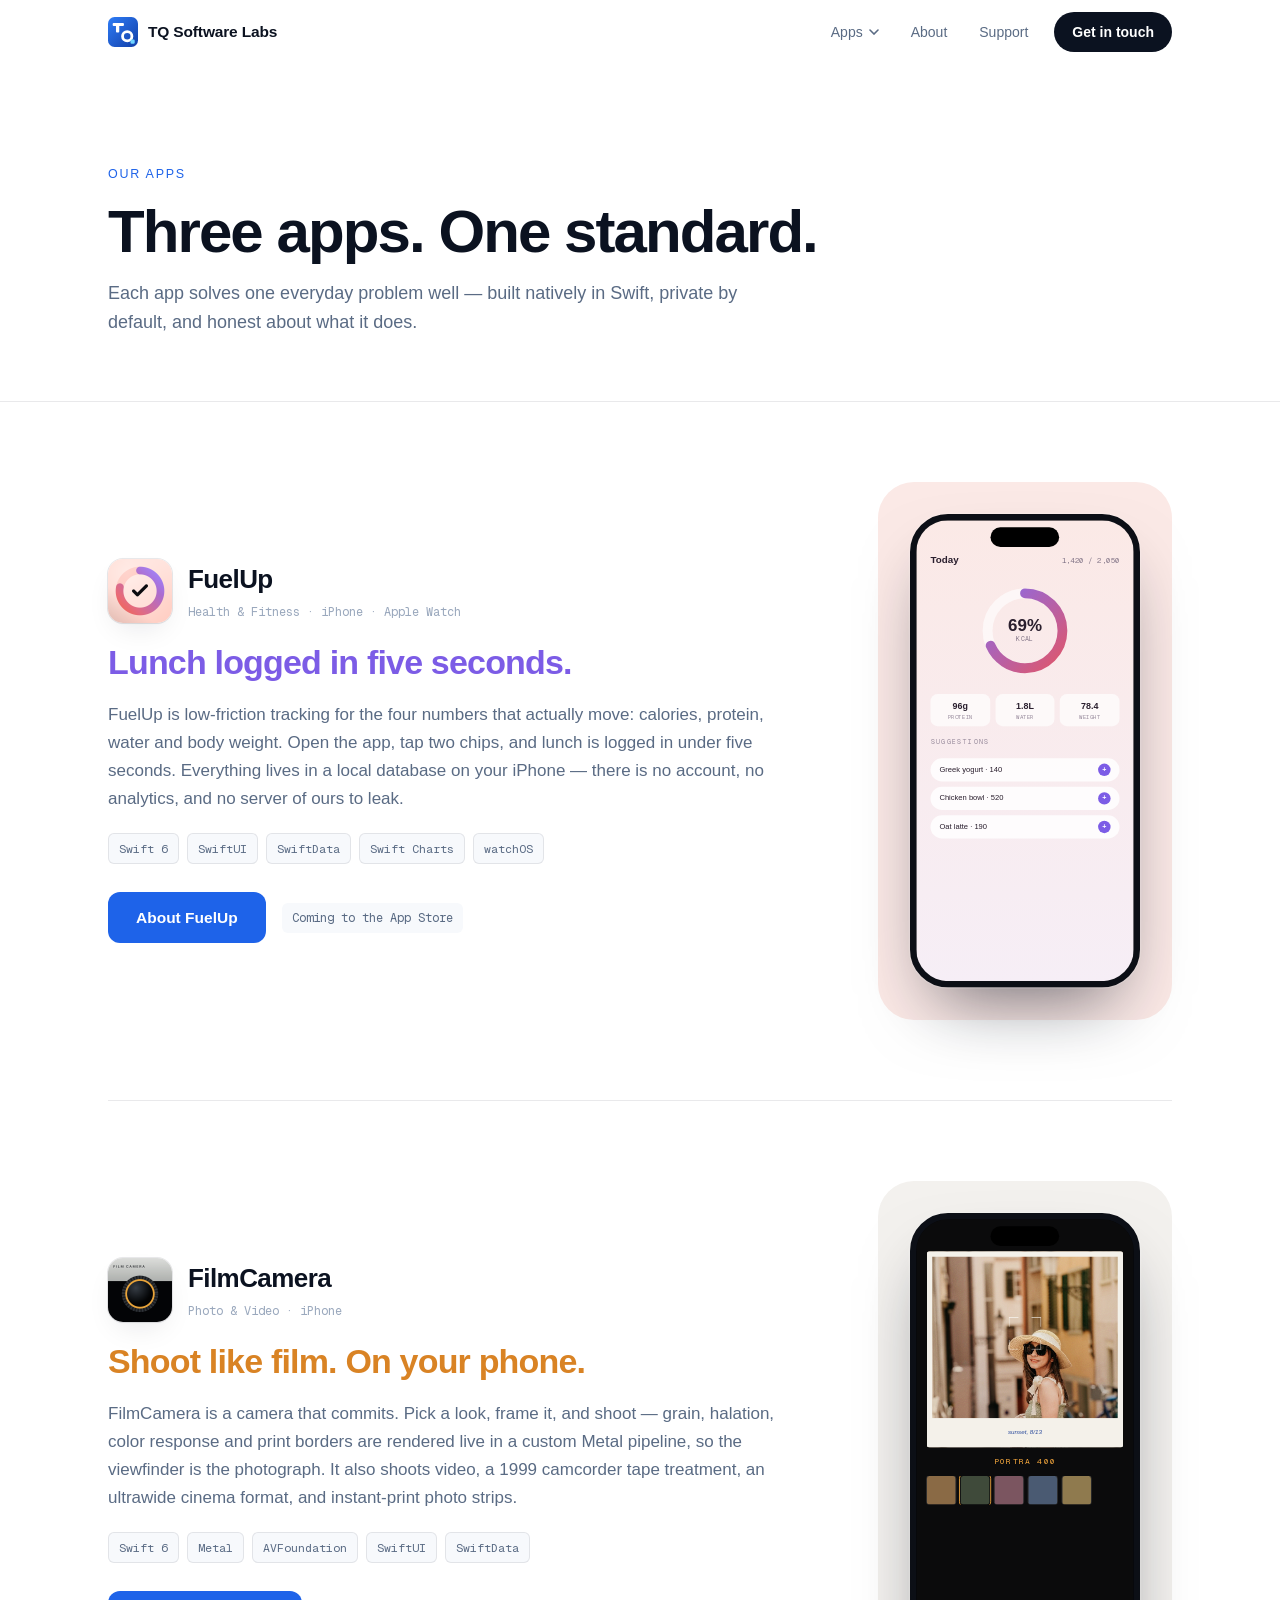
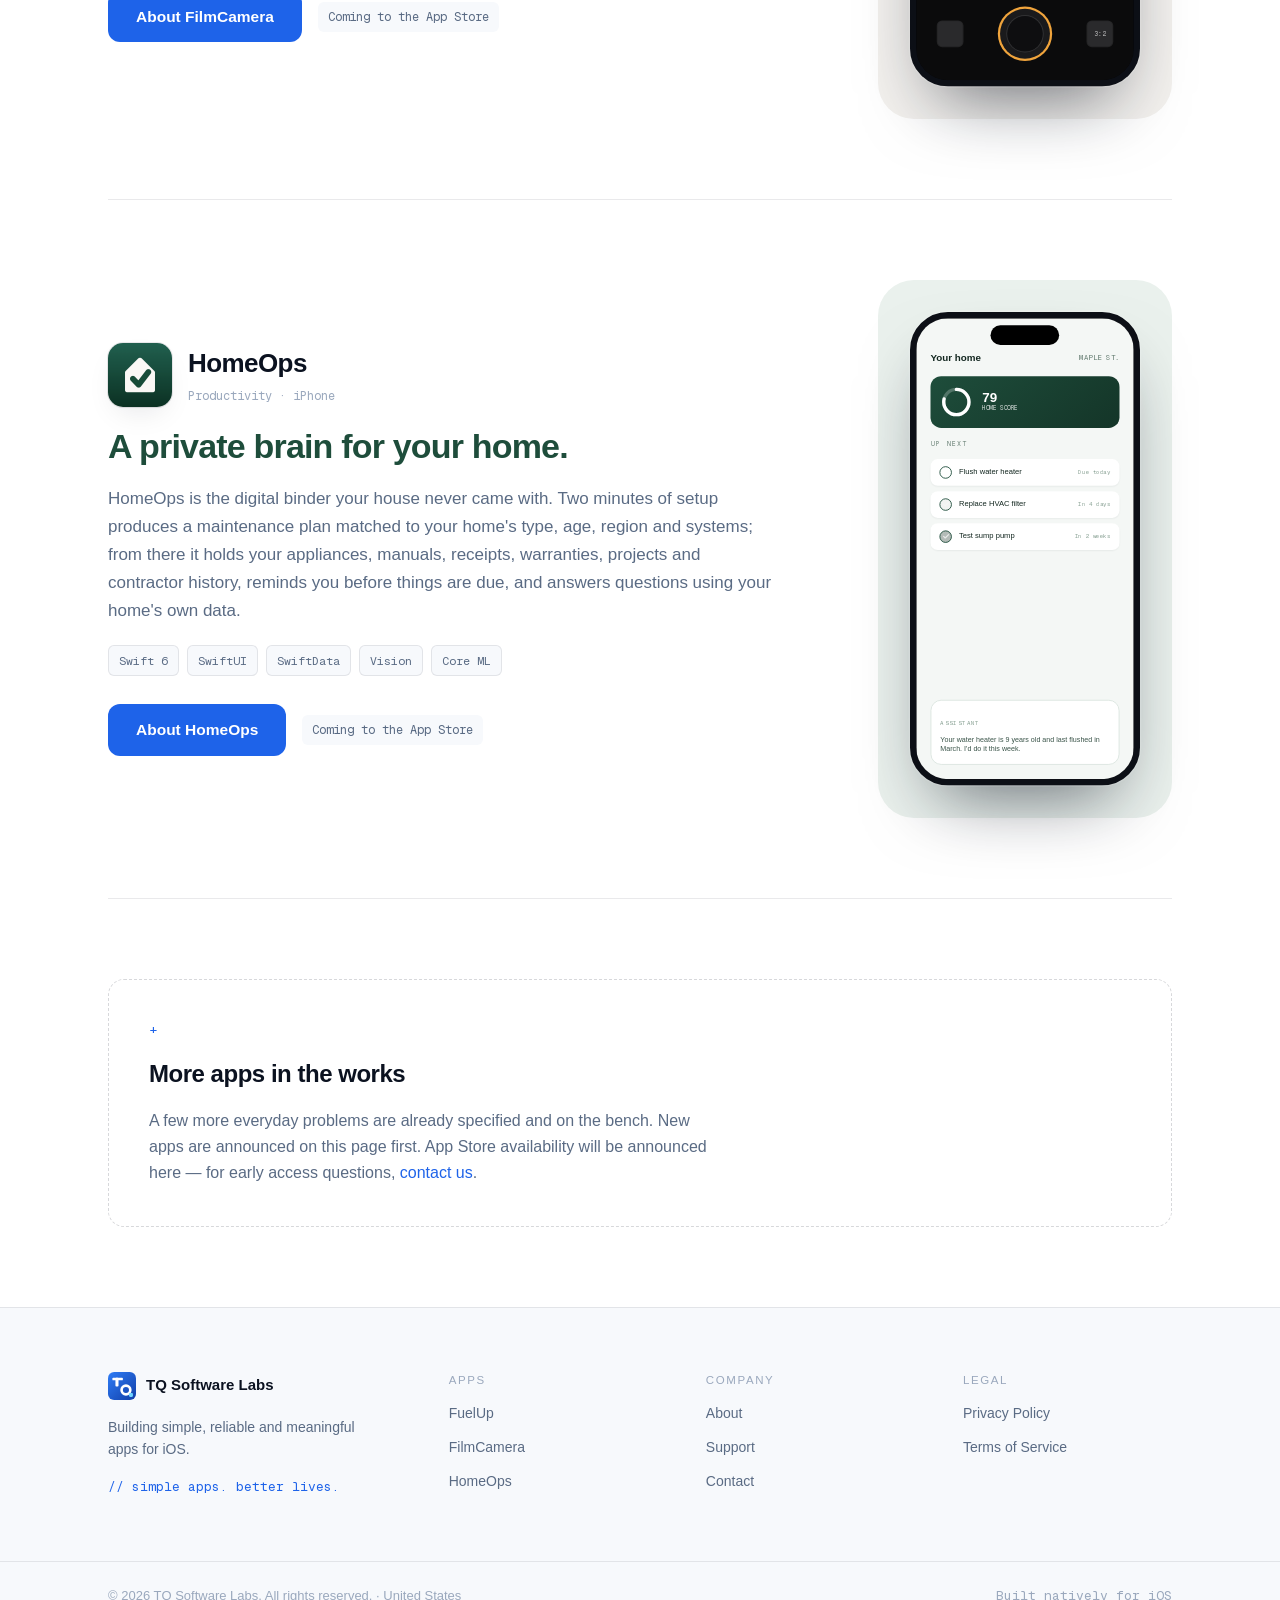
<file: apps/index.html>
<!DOCTYPE html><html lang="en"><head><meta charSet="utf-8"/><meta name="viewport" content="width=device-width, initial-scale=1"/><link rel="preload" href="/_next/static/media/797e433ab948586e-s.p.0r6juujl39pe6.woff2" as="font" crossorigin="" type="font/woff2"/><link rel="preload" href="/_next/static/media/caa3a2e1cccd8315-s.p.0wgildi0cnwt9.woff2" as="font" crossorigin="" type="font/woff2"/><link rel="stylesheet" href="/_next/static/chunks/1yf5dc68te_zg.css" data-precedence="next"/><link rel="preload" as="script" fetchPriority="low" href="/_next/static/chunks/3s6nzrbk-8mnv.js"/><script src="/_next/static/chunks/19mx3mg6lkumu.js" async=""></script><script src="/_next/static/chunks/227kwhsrjlnp4.js" async=""></script><script src="/_next/static/chunks/3tcwyjf3sdyt-.js" async=""></script><script src="/_next/static/chunks/turbopack-193tdqrugw4ny.js" async=""></script><script src="/_next/static/chunks/3p4jdoc74nboj.js" async="" crossorigin=""></script><script src="/_next/static/chunks/3d4t3rfsbg89v.js" async="" crossorigin=""></script><script src="/_next/static/chunks/1h5lwbz188cxp.js" async="" crossorigin=""></script><script src="/_next/static/chunks/21wnu7qa-c886.js" async="" crossorigin=""></script><script src="/_next/static/chunks/01wwg2aar-9kt.js" async="" crossorigin=""></script><script src="/_next/static/chunks/2m1tnwhaz-09x.js" async="" crossorigin=""></script><title>Apps · TQ Software Labs</title><meta name="description" content="Three iOS apps in development at TQ Software Labs — FuelUp, FilmCamera and HomeOps. Native Swift, private by default, no trackers."/><meta name="application-name" content="TQ Software Labs"/><link rel="author" href="https://tqsoftwarelabs.com"/><meta name="author" content="TQ Software Labs"/><meta name="keywords" content="iOS app development,software studio,Swift,SwiftUI,privacy-first apps,FuelUp,FilmCamera,HomeOps,TQ Software Labs"/><meta name="creator" content="TQ Software Labs"/><meta name="publisher" content="TQ Software Labs"/><meta name="robots" content="index, follow"/><link rel="canonical" href="https://tqsoftwarelabs.com/apps/"/><meta property="og:title" content="TQ Software Labs — Simple apps. Better lives."/><meta property="og:description" content="TQ Software Labs is an iOS software studio building focused, privacy-first apps for everyday life — well-made tools that meet real needs, without costing what they&#x27;re worth."/><meta property="og:url" content="https://tqsoftwarelabs.com/"/><meta property="og:site_name" content="TQ Software Labs"/><meta property="og:locale" content="en_US"/><meta property="og:type" content="website"/><meta name="twitter:card" content="summary_large_image"/><meta name="twitter:title" content="TQ Software Labs — Simple apps. Better lives."/><meta name="twitter:description" content="TQ Software Labs is an iOS software studio building focused, privacy-first apps for everyday life — well-made tools that meet real needs, without costing what they&#x27;re worth."/><link rel="icon" href="/favicon.svg"/><link rel="apple-touch-icon" href="/favicon.svg"/><meta name="next-size-adjust" content=""/><script type="application/ld+json">{"@context":"https://schema.org","@type":"Organization","name":"TQ Software Labs","url":"https://tqsoftwarelabs.com","slogan":"Simple apps. Better lives.","description":"TQ Software Labs is an iOS software studio building focused, privacy-first apps for everyday life — well-made tools that meet real needs, without costing what they're worth.","foundingDate":"2026","address":{"@type":"PostalAddress","addressCountry":"US"},"contactPoint":[{"@type":"ContactPoint","contactType":"customer support","email":"support@tqsoftwarelabs.com","availableLanguage":"English"},{"@type":"ContactPoint","contactType":"press","email":"press@tqsoftwarelabs.com"},{"@type":"ContactPoint","contactType":"sales","email":"business@tqsoftwarelabs.com"}],"makesOffer":[{"@type":"Offer","itemOffered":{"@type":"SoftwareApplication","name":"FuelUp","operatingSystem":"iOS","applicationCategory":"Health & Fitness","description":"Calories, protein, water and body weight — logged in seconds, stored only on your device."}},{"@type":"Offer","itemOffered":{"@type":"SoftwareApplication","name":"FilmCamera","operatingSystem":"iOS","applicationCategory":"Photo & Video","description":"61 hand-built film looks rendered on-device in Metal — grain, halation and all, with nothing uploaded anywhere."}},{"@type":"Offer","itemOffered":{"@type":"SoftwareApplication","name":"HomeOps","operatingSystem":"iOS","applicationCategory":"Productivity","description":"Assets, documents, warranties and a maintenance plan built around your actual house — with an assistant that answers from your own records."}}]}</script><script src="/_next/static/chunks/0cz1d0mv5g_q7.js" noModule=""></script></head><body class="geist_db8459eb-module__PZ6jEG__variable geist_mono_8d43a2aa-module__8Li5zG__variable antialiased"><div hidden=""><!--$--><!--/$--></div><a href="#main" class="sr-only focus:not-sr-only focus:fixed focus:left-4 focus:top-4 focus:z-[100] focus:rounded-lg focus:bg-ink focus:px-4 focus:py-2.5 focus:text-sm focus:font-semibold focus:text-bg">Skip to content</a><div class="fixed inset-x-0 top-0 z-40 h-0.5 origin-left bg-brand" aria-hidden="true" style="transform:scaleX(0)"></div><header class="sticky top-0 z-50 border-b transition-[background,border-color,box-shadow] duration-300 border-transparent bg-transparent"><nav class="container-tq flex h-16 items-center justify-between" aria-label="Main"><a class="flex items-center gap-2.5" href="/"><span><svg width="30" height="30" viewBox="0 0 64 64" xmlns="http://www.w3.org/2000/svg" role="img" aria-label="TQ Software Labs"><defs><linearGradient id="tq-lg" x1="0" y1="0" x2="1" y2="1"><stop offset="0" stop-color="#2E7CF6"></stop><stop offset="1" stop-color="#123FA8"></stop></linearGradient></defs><rect width="64" height="64" rx="14" fill="url(#tq-lg)"></rect><rect x="10" y="13" width="24" height="6" rx="2" fill="#fff"></rect><rect x="17" y="13" width="7" height="20" rx="2" fill="#fff"></rect><circle cx="41" cy="41" r="10" fill="none" stroke="#fff" stroke-width="6"></circle><rect x="48" y="48" width="9" height="9" rx="2.5" fill="#6FD4FF"></rect></svg></span><span class="text-[15.5px] font-semibold tracking-[-0.01em]">TQ Software Labs</span></a><div class="hidden items-center gap-1 md:flex"><div class="relative"><a class="flex items-center gap-1.5 rounded-full px-3.5 py-2 text-sm font-medium text-muted transition-colors duration-200 hover:text-ink" href="/apps/">Apps<svg width="10" height="6" viewBox="0 0 10 6" fill="none" aria-hidden="true"><path d="M1 1l4 4 4-4" stroke="currentColor" stroke-width="1.6" stroke-linecap="round"></path></svg></a></div><a class="rounded-full px-3.5 py-2 text-sm font-medium transition-colors duration-200 hover:text-ink text-muted" href="/about/">About</a><a class="rounded-full px-3.5 py-2 text-sm font-medium transition-colors duration-200 hover:text-ink text-muted" href="/support/">Support</a><a class="ml-2 rounded-full bg-ink px-4.5 py-2.5 text-sm font-semibold text-bg transition-colors duration-200 hover:bg-brand" href="/contact/">Get in touch</a></div><div class="flex items-center gap-1 md:hidden"><button type="button" aria-label="Open menu" aria-expanded="false" class="grid size-11 cursor-pointer place-items-center rounded-full text-ink"><svg width="20" height="14" viewBox="0 0 20 14" aria-hidden="true"><rect width="20" height="2" rx="1" fill="currentColor" style="transform-origin:10px 1px 0"></rect><rect y="6" width="20" height="2" rx="1" fill="currentColor"></rect><rect y="12" width="20" height="2" rx="1" fill="currentColor" style="transform-origin:10px 13px 0"></rect></svg></button></div></nav></header><main id="main"><div style="opacity:0;transform:translateY(10px)"><header class="border-b border-line"><div class="container-tq flex flex-col gap-4 pb-16 pt-24"><div style="opacity:0;transform:translateY(18px)"><span class="eyebrow text-brand">Our apps</span></div><div style="opacity:0;transform:translateY(18px)"><h1 class="max-w-4xl text-[clamp(34px,6vw,60px)] font-bold leading-[1.03] tracking-[-0.032em]">Three apps. One standard.</h1></div><div style="opacity:0;transform:translateY(18px)"><p class="max-w-2xl text-[18px] leading-[1.62] text-muted">Each app solves one everyday problem well — built natively in Swift, private by default, and honest about what it does.</p></div></div></header><div class="container-tq flex flex-col"><section style="opacity:0;transform:translateY(18px)"><div class="grid items-center gap-10 py-20 lg:grid-cols-[1fr_auto] "><div class="flex flex-col gap-5"><div class="flex items-center gap-4"><img alt="FuelUp app icon" loading="lazy" width="64" height="64" decoding="async" data-nimg="1" class="rounded-[15px] shadow-card ring-1 ring-line" style="color:transparent" src="/icons/fuelup.png"/><span class="flex flex-col gap-1"><span class="text-[26px] font-bold tracking-[-0.022em]">FuelUp</span><span class="font-mono text-[12px] text-faint">Health &amp; Fitness<!-- --> · <!-- -->iPhone · Apple Watch</span></span></div><h2 class="max-w-xl text-[clamp(24px,3.4vw,34px)] font-bold leading-[1.12] tracking-[-0.024em]" style="color:#7C5CE6">Lunch logged in five seconds.</h2><p class="max-w-2xl text-[17px] leading-[1.65] text-muted">FuelUp is low-friction tracking for the four numbers that actually move: calories, protein, water and body weight. Open the app, tap two chips, and lunch is logged in under five seconds. Everything lives in a local database on your iPhone — there is no account, no analytics, and no server of ours to leak.</p><div class="flex flex-wrap items-center gap-2"><span class="rounded-md border border-line bg-surface px-2.5 py-1.5 font-mono text-[11.5px] text-muted">Swift 6</span><span class="rounded-md border border-line bg-surface px-2.5 py-1.5 font-mono text-[11.5px] text-muted">SwiftUI</span><span class="rounded-md border border-line bg-surface px-2.5 py-1.5 font-mono text-[11.5px] text-muted">SwiftData</span><span class="rounded-md border border-line bg-surface px-2.5 py-1.5 font-mono text-[11.5px] text-muted">Swift Charts</span><span class="rounded-md border border-line bg-surface px-2.5 py-1.5 font-mono text-[11.5px] text-muted">watchOS</span></div><div class="mt-2 flex flex-wrap items-center gap-4"><span class="inline-block " style="transform:none"><a class="group relative inline-flex items-center gap-2 overflow-hidden rounded-control px-7 py-3.5 text-[15.5px] font-semibold transition-colors duration-200 bg-brand text-white hover:bg-brand-deep" href="/apps/fuelup/"><span class="relative z-10">About <!-- -->FuelUp</span><span aria-hidden="true" class="absolute inset-y-0 w-1/3 -skew-x-12 bg-white/15 opacity-0 group-hover:opacity-100" style="animation:tq-sheen 0.9s ease-out"></span></a></span><span class="rounded-md bg-surface px-2.5 py-1.5 font-mono text-[12px] text-muted">Coming to the App Store</span></div></div><div class="hidden justify-self-center rounded-[36px] p-8 lg:block" style="background:#FBE9E6"><div style="width:230px;height:474px"><div style="width:258px;height:531px;transform:scale(0.8914728682170543);transform-origin:top left"><div class="relative size-full overflow-hidden border-[7px] border-[#0c0f16] bg-[#0c0f16]" style="border-radius:42.57px;box-shadow:0 0 0 1.5px rgba(255,255,255,.14), 0 40px 80px -30px rgba(11,18,32,.6), inset 0 0 0 1px rgba(0,0,0,.9)"><div class="relative size-full overflow-hidden" style="border-radius:30.959999999999997px"><div class="flex size-full flex-col gap-3 bg-gradient-to-b from-[#FBE9E6] to-[#F6EEF6] p-4 pt-9"><div class="flex items-baseline justify-between"><span class="text-[11px] font-semibold text-[#2A1F2E]">Today</span><span class="font-mono text-[8.5px] text-[#8b7d8e]">1,420 / 2,050</span></div><div class="relative mx-auto grid place-items-center"><svg width="118" height="118" viewBox="0 0 118 118" aria-hidden="true"><defs><linearGradient id="fu-ring" x1="0" y1="1" x2="1" y2="0"><stop offset="0" stop-color="#E0566A"></stop><stop offset="1" stop-color="#8A6BE8"></stop></linearGradient></defs><circle cx="59" cy="59" r="42" fill="none" stroke="#fff" stroke-opacity=".65" stroke-width="11"></circle><circle cx="59" cy="59" r="42" fill="none" stroke="url(#fu-ring)" stroke-width="11" stroke-linecap="round" transform="rotate(-90 59 59)" stroke-dasharray="263.89378290154264" stroke-dashoffset="263.89378290154264"></circle></svg><div class="absolute grid place-items-center"><span class="text-[19px] font-bold leading-none text-[#2A1F2E]">69%</span><span class="font-mono text-[7.5px] text-[#8b7d8e]">KCAL</span></div></div><div class="grid grid-cols-3 gap-1.5"><div class="rounded-lg bg-white/70 px-1.5 py-1.5 text-center"><div class="text-[10px] font-semibold text-[#2A1F2E]">96g</div><div class="font-mono text-[6.5px] text-[#9c8fa0]">PROTEIN</div></div><div class="rounded-lg bg-white/70 px-1.5 py-1.5 text-center"><div class="text-[10px] font-semibold text-[#2A1F2E]">1.8L</div><div class="font-mono text-[6.5px] text-[#9c8fa0]">WATER</div></div><div class="rounded-lg bg-white/70 px-1.5 py-1.5 text-center"><div class="text-[10px] font-semibold text-[#2A1F2E]">78.4</div><div class="font-mono text-[6.5px] text-[#9c8fa0]">WEIGHT</div></div></div><span class="font-mono text-[7.5px] tracking-[.14em] text-[#9c8fa0]">SUGGESTIONS</span><div class="flex flex-col gap-1.5"><div class="flex items-center justify-between rounded-full bg-white/85 px-2.5 py-1.5" style="opacity:0;transform:translateX(-8px)"><span class="text-[8.5px] font-medium text-[#2A1F2E]">Greek yogurt · 140</span><span class="grid size-3.5 place-items-center rounded-full text-[8px] font-bold text-white" style="background:#7C5CE6">+</span></div><div class="flex items-center justify-between rounded-full bg-white/85 px-2.5 py-1.5" style="opacity:0;transform:translateX(-8px)"><span class="text-[8.5px] font-medium text-[#2A1F2E]">Chicken bowl · 520</span><span class="grid size-3.5 place-items-center rounded-full text-[8px] font-bold text-white" style="background:#7C5CE6">+</span></div><div class="flex items-center justify-between rounded-full bg-white/85 px-2.5 py-1.5" style="opacity:0;transform:translateX(-8px)"><span class="text-[8.5px] font-medium text-[#2A1F2E]">Oat latte · 190</span><span class="grid size-3.5 place-items-center rounded-full text-[8px] font-bold text-white" style="background:#7C5CE6">+</span></div></div></div></div><div class="absolute left-1/2 top-2 -translate-x-1/2 rounded-full bg-black" style="width:77.39999999999999px;height:21.930000000000003px" aria-hidden="true"></div></div></div></div></div></div></section><section style="opacity:0;transform:translateY(18px)"><div class="grid items-center gap-10 py-20 lg:grid-cols-[1fr_auto] border-t border-line"><div class="flex flex-col gap-5"><div class="flex items-center gap-4"><img alt="FilmCamera app icon" loading="lazy" width="64" height="64" decoding="async" data-nimg="1" class="rounded-[15px] shadow-card ring-1 ring-line" style="color:transparent" src="/icons/filmcamera.png"/><span class="flex flex-col gap-1"><span class="text-[26px] font-bold tracking-[-0.022em]">FilmCamera</span><span class="font-mono text-[12px] text-faint">Photo &amp; Video<!-- --> · <!-- -->iPhone</span></span></div><h2 class="max-w-xl text-[clamp(24px,3.4vw,34px)] font-bold leading-[1.12] tracking-[-0.024em]" style="color:#D98324">Shoot like film. On your phone.</h2><p class="max-w-2xl text-[17px] leading-[1.65] text-muted">FilmCamera is a camera that commits. Pick a look, frame it, and shoot — grain, halation, color response and print borders are rendered live in a custom Metal pipeline, so the viewfinder is the photograph. It also shoots video, a 1999 camcorder tape treatment, an ultrawide cinema format, and instant-print photo strips.</p><div class="flex flex-wrap items-center gap-2"><span class="rounded-md border border-line bg-surface px-2.5 py-1.5 font-mono text-[11.5px] text-muted">Swift 6</span><span class="rounded-md border border-line bg-surface px-2.5 py-1.5 font-mono text-[11.5px] text-muted">Metal</span><span class="rounded-md border border-line bg-surface px-2.5 py-1.5 font-mono text-[11.5px] text-muted">AVFoundation</span><span class="rounded-md border border-line bg-surface px-2.5 py-1.5 font-mono text-[11.5px] text-muted">SwiftUI</span><span class="rounded-md border border-line bg-surface px-2.5 py-1.5 font-mono text-[11.5px] text-muted">SwiftData</span></div><div class="mt-2 flex flex-wrap items-center gap-4"><span class="inline-block " style="transform:none"><a class="group relative inline-flex items-center gap-2 overflow-hidden rounded-control px-7 py-3.5 text-[15.5px] font-semibold transition-colors duration-200 bg-brand text-white hover:bg-brand-deep" href="/apps/filmcamera/"><span class="relative z-10">About <!-- -->FilmCamera</span><span aria-hidden="true" class="absolute inset-y-0 w-1/3 -skew-x-12 bg-white/15 opacity-0 group-hover:opacity-100" style="animation:tq-sheen 0.9s ease-out"></span></a></span><span class="rounded-md bg-surface px-2.5 py-1.5 font-mono text-[12px] text-muted">Coming to the App Store</span></div></div><div class="hidden justify-self-center rounded-[36px] p-8 lg:block" style="background:#F3F1EE"><div style="width:230px;height:474px"><div style="width:258px;height:531px;transform:scale(0.8914728682170543);transform-origin:top left"><div class="relative size-full overflow-hidden border-[7px] border-[#0c0f16] bg-[#0c0f16]" style="border-radius:42.57px;box-shadow:0 0 0 1.5px rgba(255,255,255,.14), 0 40px 80px -30px rgba(11,18,32,.6), inset 0 0 0 1px rgba(0,0,0,.9)"><div class="relative size-full overflow-hidden" style="border-radius:30.959999999999997px"><div class="relative flex size-full flex-col bg-[#0b0b0c] pt-9"><div class="relative mx-3 aspect-square overflow-hidden rounded-[3px] bg-[#15120e]"><img alt="A frame shot in FilmCamera — a woman in a sun hat on a pastel Italian street" loading="lazy" decoding="async" data-nimg="fill" class="object-cover" style="position:absolute;height:100%;width:100%;left:0;top:0;right:0;bottom:0;object-position:56% 44%;color:transparent" src="/apps/film-street.jpg"/><div class="absolute inset-0" style="opacity:0"><img alt="" loading="lazy" decoding="async" data-nimg="fill" class="object-cover" style="position:absolute;height:100%;width:100%;left:0;top:0;right:0;bottom:0;object-position:52% 46%;color:transparent" src="/apps/film-chalet.jpg"/></div><div class="absolute inset-0 mix-blend-soft-light opacity-70" style="background:radial-gradient(70% 55% at 62% 24%, rgba(255,206,140,.8), rgba(70,45,20,.35) 72%)" aria-hidden="true"></div><div class="absolute inset-0 opacity-[.22] mix-blend-overlay" style="background-image:url(&quot;data:image/svg+xml,%3Csvg xmlns=&#x27;http://www.w3.org/2000/svg&#x27; width=&#x27;80&#x27; height=&#x27;80&#x27;%3E%3Cfilter id=&#x27;n&#x27;%3E%3CfeTurbulence type=&#x27;fractalNoise&#x27; baseFrequency=&#x27;.85&#x27; numOctaves=&#x27;3&#x27;/%3E%3C/filter%3E%3Crect width=&#x27;80&#x27; height=&#x27;80&#x27; filter=&#x27;url(%23n)&#x27; opacity=&#x27;.55&#x27;/%3E%3C/svg%3E&quot;)" aria-hidden="true"></div><div class="absolute inset-0 ring-[6px] ring-inset ring-[#f4f1ea]" aria-hidden="true"></div><div class="absolute inset-x-0 bottom-0 flex h-[15%] items-center justify-center bg-[#f4f1ea]"><span class="text-[7px] italic text-[#2b4b9c]">sunset, 8/13</span></div><div class="absolute left-1/2 top-[42%] size-9 -translate-x-1/2 -translate-y-1/2" aria-hidden="true"><div class="size-full border border-white/70" style="clip-path:polygon(0 0,30% 0,30% 8%,8% 8%,8% 30%,0 30%,0 70%,8% 70%,8% 92%,30% 92%,30% 100%,70% 100%,70% 92%,92% 92%,92% 70%,100% 70%,100% 30%,92% 30%,92% 8%,70% 8%,70% 0,100% 0,100% 100%,0 100%)"></div></div></div><div class="relative mt-2.5 h-4 text-center"><span class="absolute inset-x-0 font-mono text-[9px] tracking-[.22em]" style="color:#F0A43C;opacity:0">PORTRA 400</span><span class="absolute inset-x-0 font-mono text-[9px] tracking-[.22em]" style="color:#F0A43C;opacity:0">TRI-X 1600</span><span class="absolute inset-x-0 font-mono text-[9px] tracking-[.22em]" style="color:#F0A43C;opacity:0">GOLD 200</span><span class="absolute inset-x-0 font-mono text-[9px] tracking-[.22em]" style="color:#F0A43C;opacity:0">EKTAR 100</span></div><div class="mt-1.5 flex gap-1.5 overflow-hidden px-3"><div class="size-8 shrink-0 rounded-[3px]" style="background:#8a6a45;outline:1px solid rgba(255,255,255,.14);outline-offset:0"></div><div class="size-8 shrink-0 rounded-[3px]" style="background:#3f4a3a;outline:1.5px solid #F0A43C;outline-offset:1.5px"></div><div class="size-8 shrink-0 rounded-[3px]" style="background:#7b5560;outline:1px solid rgba(255,255,255,.14);outline-offset:0"></div><div class="size-8 shrink-0 rounded-[3px]" style="background:#4a5a72;outline:1px solid rgba(255,255,255,.14);outline-offset:0"></div><div class="size-8 shrink-0 rounded-[3px]" style="background:#8f7a4e;outline:1px solid rgba(255,255,255,.14);outline-offset:0"></div></div><div class="mt-auto flex items-center justify-between px-6 pb-6"><div class="size-7 rounded-[5px] bg-[#2a2a2c] ring-1 ring-white/10"></div><div class="grid size-14 place-items-center rounded-full" style="background:#1a1a1c;box-shadow:0 0 0 2.5px #F0A43C"><div class="size-10 rounded-full bg-[#0e0e10] ring-1 ring-white/10"></div></div><div class="grid size-7 place-items-center rounded-[5px] bg-[#2a2a2c] font-mono text-[7px] text-white/70 ring-1 ring-white/10">3:2</div></div></div></div><div class="absolute left-1/2 top-2 -translate-x-1/2 rounded-full bg-black" style="width:77.39999999999999px;height:21.930000000000003px" aria-hidden="true"></div></div></div></div></div></div></section><section style="opacity:0;transform:translateY(18px)"><div class="grid items-center gap-10 py-20 lg:grid-cols-[1fr_auto] border-t border-line"><div class="flex flex-col gap-5"><div class="flex items-center gap-4"><img alt="HomeOps app icon" loading="lazy" width="64" height="64" decoding="async" data-nimg="1" class="rounded-[15px] shadow-card ring-1 ring-line" style="color:transparent" src="/icons/homeops.png"/><span class="flex flex-col gap-1"><span class="text-[26px] font-bold tracking-[-0.022em]">HomeOps</span><span class="font-mono text-[12px] text-faint">Productivity<!-- --> · <!-- -->iPhone</span></span></div><h2 class="max-w-xl text-[clamp(24px,3.4vw,34px)] font-bold leading-[1.12] tracking-[-0.024em]" style="color:#1E4D3B">A private brain for your home.</h2><p class="max-w-2xl text-[17px] leading-[1.65] text-muted">HomeOps is the digital binder your house never came with. Two minutes of setup produces a maintenance plan matched to your home&#x27;s type, age, region and systems; from there it holds your appliances, manuals, receipts, warranties, projects and contractor history, reminds you before things are due, and answers questions using your home&#x27;s own data.</p><div class="flex flex-wrap items-center gap-2"><span class="rounded-md border border-line bg-surface px-2.5 py-1.5 font-mono text-[11.5px] text-muted">Swift 6</span><span class="rounded-md border border-line bg-surface px-2.5 py-1.5 font-mono text-[11.5px] text-muted">SwiftUI</span><span class="rounded-md border border-line bg-surface px-2.5 py-1.5 font-mono text-[11.5px] text-muted">SwiftData</span><span class="rounded-md border border-line bg-surface px-2.5 py-1.5 font-mono text-[11.5px] text-muted">Vision</span><span class="rounded-md border border-line bg-surface px-2.5 py-1.5 font-mono text-[11.5px] text-muted">Core ML</span></div><div class="mt-2 flex flex-wrap items-center gap-4"><span class="inline-block " style="transform:none"><a class="group relative inline-flex items-center gap-2 overflow-hidden rounded-control px-7 py-3.5 text-[15.5px] font-semibold transition-colors duration-200 bg-brand text-white hover:bg-brand-deep" href="/apps/homeops/"><span class="relative z-10">About <!-- -->HomeOps</span><span aria-hidden="true" class="absolute inset-y-0 w-1/3 -skew-x-12 bg-white/15 opacity-0 group-hover:opacity-100" style="animation:tq-sheen 0.9s ease-out"></span></a></span><span class="rounded-md bg-surface px-2.5 py-1.5 font-mono text-[12px] text-muted">Coming to the App Store</span></div></div><div class="hidden justify-self-center rounded-[36px] p-8 lg:block" style="background:#EAF1ED"><div style="width:230px;height:474px"><div style="width:258px;height:531px;transform:scale(0.8914728682170543);transform-origin:top left"><div class="relative size-full overflow-hidden border-[7px] border-[#0c0f16] bg-[#0c0f16]" style="border-radius:42.57px;box-shadow:0 0 0 1.5px rgba(255,255,255,.14), 0 40px 80px -30px rgba(11,18,32,.6), inset 0 0 0 1px rgba(0,0,0,.9)"><div class="relative size-full overflow-hidden" style="border-radius:30.959999999999997px"><div class="flex size-full flex-col gap-3 bg-[#F4F7F5] p-4 pt-9"><div class="flex items-center justify-between"><span class="text-[11px] font-semibold text-[#12261F]">Your home</span><span class="font-mono text-[8px] text-[#6d8479]">MAPLE ST.</span></div><div class="flex items-center gap-3 rounded-xl p-3 text-white" style="background:linear-gradient(140deg, #1E4D3B, #143528)"><svg width="34" height="34" viewBox="0 0 36 36" aria-hidden="true"><circle cx="18" cy="18" r="15" fill="none" stroke="rgba(255,255,255,.24)" stroke-width="4"></circle><circle cx="18" cy="18" r="15" fill="none" stroke="#fff" stroke-width="4" stroke-linecap="round" transform="rotate(-90 18 18)" stroke-dasharray="94" stroke-dashoffset="94"></circle></svg><div class="flex flex-col"><span class="text-[15px] font-bold leading-none">79</span><span class="font-mono text-[7px] opacity-80">HOME SCORE</span></div></div><span class="font-mono text-[7.5px] tracking-[.14em] text-[#6d8479]">UP NEXT</span><div class="flex flex-col gap-1.5"><div class="flex items-center gap-2 rounded-lg bg-white px-2.5 py-2 shadow-[0_1px_2px_rgba(18,38,31,.06)]"><span class="grid size-3.5 shrink-0 place-items-center rounded-full border" style="border-color:#1E4D3B"><svg width="7" height="7" viewBox="0 0 10 10" aria-hidden="true"><path d="M1 5.2l2.6 2.6L9 2.4" stroke="#fff" stroke-width="2" fill="none" stroke-linecap="round" stroke-linejoin="round"></path></svg></span><span class="flex-1 text-[8.5px] font-medium text-[#12261F]">Flush water heater</span><span class="font-mono text-[6.5px] text-[#8ba396]">Due today</span></div><div class="flex items-center gap-2 rounded-lg bg-white px-2.5 py-2 shadow-[0_1px_2px_rgba(18,38,31,.06)]"><span class="grid size-3.5 shrink-0 place-items-center rounded-full border" style="border-color:#1E4D3B"><svg width="7" height="7" viewBox="0 0 10 10" aria-hidden="true"><path d="M1 5.2l2.6 2.6L9 2.4" stroke="#fff" stroke-width="2" fill="none" stroke-linecap="round" stroke-linejoin="round"></path></svg></span><span class="flex-1 text-[8.5px] font-medium text-[#12261F]">Replace HVAC filter</span><span class="font-mono text-[6.5px] text-[#8ba396]">In 4 days</span></div><div class="flex items-center gap-2 rounded-lg bg-white px-2.5 py-2 shadow-[0_1px_2px_rgba(18,38,31,.06)]"><span class="grid size-3.5 shrink-0 place-items-center rounded-full border" style="border-color:#1E4D3B"><svg width="7" height="7" viewBox="0 0 10 10" aria-hidden="true"><path d="M1 5.2l2.6 2.6L9 2.4" stroke="#fff" stroke-width="2" fill="none" stroke-linecap="round" stroke-linejoin="round"></path></svg></span><span class="flex-1 text-[8.5px] font-medium text-[#12261F]">Test sump pump</span><span class="font-mono text-[6.5px] text-[#8ba396]">In 2 weeks</span></div></div><div class="mt-auto rounded-xl border border-[#dbe6e0] bg-white p-2.5"><span class="font-mono text-[6.5px] tracking-[.14em] text-[#8ba396]">ASSISTANT</span><p class="mt-1 text-[8px] leading-[1.45] text-[#3a5449]">Your water heater is 9 years old and last flushed in March. I&#x27;d do it this week.</p></div></div></div><div class="absolute left-1/2 top-2 -translate-x-1/2 rounded-full bg-black" style="width:77.39999999999999px;height:21.930000000000003px" aria-hidden="true"></div></div></div></div></div></div></section><div class="border-t border-line py-20"><div style="opacity:0;transform:translateY(18px)"><div class="flex flex-col items-start gap-4 rounded-card border border-dashed border-line-strong p-10"><span class="font-mono text-[13px] text-brand">+</span><h2 class="text-[24px] font-bold tracking-[-0.02em]">More apps in the works</h2><p class="max-w-xl text-[16px] leading-relaxed text-muted">A few more everyday problems are already specified and on the bench. New apps are announced on this page first. App Store availability will be announced here — for early access questions,<!-- --> <a class="font-medium text-brand hover:underline" href="/contact/">contact us</a>.</p></div></div></div></div><!--$--><!--/$--></div></main><footer class="border-t border-line bg-surface"><div class="container-tq grid gap-12 py-16 md:grid-cols-[1.4fr_repeat(3,1fr)]"><div class="flex flex-col gap-4"><a class="flex items-center gap-2.5" href="/"><svg width="28" height="28" viewBox="0 0 64 64" xmlns="http://www.w3.org/2000/svg" role="img" aria-label="TQ Software Labs"><defs><linearGradient id="footer-lg" x1="0" y1="0" x2="1" y2="1"><stop offset="0" stop-color="#2E7CF6"></stop><stop offset="1" stop-color="#123FA8"></stop></linearGradient></defs><rect width="64" height="64" rx="14" fill="url(#footer-lg)"></rect><rect x="10" y="13" width="24" height="6" rx="2" fill="#fff"></rect><rect x="17" y="13" width="7" height="20" rx="2" fill="#fff"></rect><circle cx="41" cy="41" r="10" fill="none" stroke="#fff" stroke-width="6"></circle><rect x="48" y="48" width="9" height="9" rx="2.5" fill="#6FD4FF"></rect></svg><span class="text-[15px] font-semibold">TQ Software Labs</span></a><p class="max-w-64 text-sm leading-relaxed text-muted">Building simple, reliable and meaningful apps for iOS.</p><span class="font-mono text-[13px] text-brand">// simple apps. better lives.</span></div><nav class="flex flex-col gap-3.5" aria-label="Apps"><span class="eyebrow text-[11.5px] text-faint">Apps</span><a class="w-fit text-sm text-muted transition-colors duration-200 hover:text-brand" href="/apps/fuelup/">FuelUp</a><a class="w-fit text-sm text-muted transition-colors duration-200 hover:text-brand" href="/apps/filmcamera/">FilmCamera</a><a class="w-fit text-sm text-muted transition-colors duration-200 hover:text-brand" href="/apps/homeops/">HomeOps</a></nav><nav class="flex flex-col gap-3.5" aria-label="Company"><span class="eyebrow text-[11.5px] text-faint">Company</span><a class="w-fit text-sm text-muted transition-colors duration-200 hover:text-brand" href="/about/">About</a><a class="w-fit text-sm text-muted transition-colors duration-200 hover:text-brand" href="/support/">Support</a><a class="w-fit text-sm text-muted transition-colors duration-200 hover:text-brand" href="/contact/">Contact</a></nav><nav class="flex flex-col gap-3.5" aria-label="Legal"><span class="eyebrow text-[11.5px] text-faint">Legal</span><a class="w-fit text-sm text-muted transition-colors duration-200 hover:text-brand" href="/privacy/">Privacy Policy</a><a class="w-fit text-sm text-muted transition-colors duration-200 hover:text-brand" href="/terms/">Terms of Service</a></nav></div><div class="border-t border-line"><div class="container-tq flex flex-col gap-3 py-6 text-[13px] text-faint sm:flex-row sm:items-center sm:justify-between"><span>© <!-- -->2026<!-- --> <!-- -->TQ Software Labs<!-- -->. All rights reserved. · <!-- -->United States</span><span class="font-mono">Built natively for iOS</span></div></div></footer><script src="/_next/static/chunks/3s6nzrbk-8mnv.js" id="_R_" async=""></script><script>(self.__next_f=self.__next_f||[]).push([0])</script><script>self.__next_f.push([1,"1:\"$Sreact.fragment\"\n3:I[56850,[\"/_next/static/chunks/3p4jdoc74nboj.js\",\"/_next/static/chunks/3d4t3rfsbg89v.js\",\"/_next/static/chunks/1h5lwbz188cxp.js\"],\"Nav\"]\n4:I[39756,[\"/_next/static/chunks/3p4jdoc74nboj.js\",\"/_next/static/chunks/3d4t3rfsbg89v.js\",\"/_next/static/chunks/1h5lwbz188cxp.js\"],\"default\"]\n5:I[16868,[\"/_next/static/chunks/3p4jdoc74nboj.js\",\"/_next/static/chunks/3d4t3rfsbg89v.js\",\"/_next/static/chunks/1h5lwbz188cxp.js\",\"/_next/static/chunks/21wnu7qa-c886.js\"],\"default\"]\n6:I[37457,[\"/_next/static/chunks/3p4jdoc74nboj.js\",\"/_next/static/chunks/3d4t3rfsbg89v.js\",\"/_next/static/chunks/1h5lwbz188cxp.js\"],\"default\"]\n7:I[56417,[\"/_next/static/chunks/3p4jdoc74nboj.js\",\"/_next/static/chunks/3d4t3rfsbg89v.js\",\"/_next/static/chunks/1h5lwbz188cxp.js\",\"/_next/static/chunks/01wwg2aar-9kt.js\"],\"HeroBackdrop\"]\n8:I[43494,[\"/_next/static/chunks/3p4jdoc74nboj.js\",\"/_next/static/chunks/3d4t3rfsbg89v.js\",\"/_next/static/chunks/1h5lwbz188cxp.js\",\"/_next/static/chunks/2m1tnwhaz-09x.js\"],\"Reveal\"]\n11:I[68027,[\"/_next/static/chunks/3p4jdoc74nboj.js\",\"/_next/static/chunks/3d4t3rfsbg89v.js\",\"/_next/static/chunks/1h5lwbz188cxp.js\"],\"default\",1]\n:HL[\"/_next/static/chunks/1yf5dc68te_zg.css\",\"style\"]\n:HL[\"/_next/static/media/797e433ab948586e-s.p.0r6juujl39pe6.woff2\",\"font\",{\"crossOrigin\":\"\",\"type\":\"font/woff2\"}]\n:HL[\"/_next/static/media/caa3a2e1cccd8315-s.p.0wgildi0cnwt9.woff2\",\"font\",{\"crossOrigin\":\"\",\"type\":\"font/woff2\"}]\n2:T62c,{\"@context\":\"https://schema.org\",\"@type\":\"Organization\",\"name\":\"TQ Software Labs\",\"url\":\"https://tqsoftwarelabs.com\",\"slogan\":\"Simple apps. Better lives.\",\"description\":\"TQ Software Labs is an iOS software studio building focused, privacy-first apps for everyday life — well-made tools that meet real needs, without costing what they're worth.\",\"foundingDate\":\"2026\",\"address\":{\"@type\":\"PostalAddress\",\"addressCountry\":\"US\"},\"contactPoint\":[{\"@type\":\"ContactPoint\",\"contactType\":\"customer support\",\"email\":\"support@tqsoftwarelabs.com\",\"availableLanguage\":\"English\"},{\"@type\":\"ContactPoint\",\"contactType\":\"press\",\"email\":\"press@tqsoftwarelabs.com\"},{\"@type\":\"ContactPoint\",\"contactType\":\"sales\",\"email\":\"business@tqsoftwarelabs.com\"}],\"makesOffer\":[{\"@type\":\"Offer\",\"itemOffered\":{\"@type\":\"SoftwareApplication\",\"name\":\"FuelUp\",\"operatingSystem\":\"iOS\",\"applicationCategory\":\"Health \u0026 Fitness\",\"description\":\"Calories, protein, water and body weight — logged in seconds, stored only on your device.\"}},{\"@type\":\"Offer\",\"itemOffered\":{\"@type\":\"SoftwareApplication\",\"name\":\"FilmCamera\",\"operatingSystem\":\"iOS\",\"applicationCategory\":\"Photo \u0026 Video\",\"description\":\"61 hand-built film looks rendered on-device in Metal — grain, halation and all, with nothing uploaded anywhere.\"}},{\"@type\":\"Offer\",\"itemOffered\":{\"@type\":\"SoftwareApplication\",\"name\":\"HomeOps\",\"operatingSystem\":\"iOS\",\"applicationCategory\":\"Productivity\",\"description\":\"Assets, documents, warranties and a maintenance plan built around your actual house — with an assistant that answers from your own records.\"}}]}f:X\n0:{\"P\":null,\"c\":[\"\",\"apps\",\"\"],\"q\":\"\",\"i\":false,\"f\":[[[\"\",{\"children\":[\"apps\",{\"children\":[\"__PAGE__\",{},\"$undefined\",\"$undefined\",4608]},\"$undefined\",\"$undefined\",4608]},\"$undefined\",\"$undefined\",4624],[[\"$\",\"$1\",\"c\",{\"children\":[[[\"$\",\"link\",\"0\",{\"rel\":\"stylesheet\",\"href\":\"/_next/static/chunks/1yf5dc68te_zg.css\",\"precedence\":\"next\",\"crossOrigin\":\"$undefined\",\"nonce\":\"$undefined\"}],[\"$\",\"script\",\"script-0\",{\"src\":\"/_next/static/chunks/3p4jdoc74nboj.js\",\"async\":true,\"nonce\":\"$undefined\"}],[\"$\",\"script\",\"script-1\",{\"src\":\"/_next/static/chunks/3d4t3rfsbg89v.js\",\"async\":true,\"nonce\":\"$undefined\"}],[\"$\",\"script\",\"script-2\",{\"src\":\"/_next/static/chunks/1h5lwbz188cxp.js\",\"async\":true,\"nonce\":\"$undefined\"}]],[\"$\",\"html\",null,{\"lang\":\"en\",\"children\":[[\"$\",\"head\",null,{\"children\":[\"$\",\"script\",null,{\"type\":\"application/ld+json\",\"dangerouslySetInnerHTML\":{\"__html\":\"$2\"}}]}],[\"$\",\"body\",null,{\"className\":\"geist_db8459eb-module__PZ6jEG__variable geist_mono_8d43a2aa-module__8Li5zG__variable antialiased\",\"children\":[[\"$\",\"a\",null,{\"href\":\"#main\",\"className\":\"sr-only focus:not-sr-only focus:fixed focus:left-4 focus:top-4 focus:z-[100] focus:rounded-lg focus:bg-ink focus:px-4 focus:py-2.5 focus:text-sm focus:font-semibold focus:text-bg\",\"children\":\"Skip to content\"}],[\"$\",\"$L3\",null,{}],[\"$\",\"main\",null,{\"id\":\"main\",\"children\":[\"$\",\"$L4\",null,{\"parallelRouterKey\":\"children\",\"error\":\"$undefined\",\"errorStyles\":\"$undefined\",\"errorScripts\":\"$undefined\",\"template\":[\"$\",\"$L5\",null,{\"children\":[\"$\",\"$L6\",null,{}]}],\"templateStyles\":[],\"templateScripts\":[[\"$\",\"script\",\"script-0\",{\"src\":\"/_next/static/chunks/21wnu7qa-c886.js\",\"async\":true}]],\"notFound\":[[\"$\",\"section\",null,{\"className\":\"relative overflow-hidden\",\"children\":[[\"$\",\"$L7\",null,{}],[\"$\",\"div\",null,{\"className\":\"container-tq flex min-h-[70vh] flex-col items-center justify-center gap-6 py-24 text-center\",\"children\":[[\"$\",\"$L8\",null,{\"children\":[\"$\",\"span\",null,{\"className\":\"font-mono text-[13px] text-brand\",\"children\":\"// error 404\"}]}],[\"$\",\"$L8\",null,{\"delay\":0.06,\"children\":[\"$\",\"h1\",null,{\"className\":\"text-[clamp(36px,7vw,68px)] font-bold leading-none tracking-[-0.035em]\",\"children\":\"Page not found\"}]}],[\"$\",\"$L8\",null,{\"delay\":0.12,\"children\":[\"$\",\"p\",null,{\"className\":\"max-w-md text-[17px] leading-relaxed text-muted\",\"children\":\"This page doesn't exist — or it shipped in a different build. Try one of these instead.\"}]}],[\"$\",\"$L8\",null,{\"delay\":0.18,\"children\":[\"$\",\"div\",null,{\"className\":\"flex flex-wrap justify-center gap-3.5\",\"children\":[\"$L9\",\"$La\",\"$Lb\"]}]}]]}]]}],[]],\"forbidden\":\"$undefined\",\"unauthorized\":\"$undefined\"}]}],\"$Lc\"]}]]}]]}],{\"children\":[\"$Ld\",{\"children\":[\"$Le\",{},null,false,null]},null,false,\"$f\"]},null,false,null],\"$L10\",false]],\"m\":\"$undefined\",\"G\":[\"$11\",[\"$L12\"]],\"S\":true,\"h\":null,\"r\":\"$undefined\",\"s\":\"$undefined\",\"a\":\"$undefined\",\"l\":\"$undefined\",\"p\":\"$undefined\",\"d\":\"$undefined\",\"b\":\"vIkppwYBYMT7AY4iXPSLD\"}\n13:I[43494,[\"/_next/static/chunks/3p4jdoc74nboj.js\",\"/_next/static/chunks/3d4t3rfsbg89v.js\",\"/_next/static/chunks/1h5lwbz188cxp.js\",\"/_next/static/chunks/2m1tnwhaz-09x.js\"],\"Magnetic\"]\n14:I[22016,[\"/_next/static/chunks/3p4jdoc74nboj.js\",\"/_next/static/chunks/3d4t3rfsbg89v.js\",\"/_next/static/chunks/1h5lwbz188cxp.js\",\"/_next/static/chunks/2m1tnwhaz-09x.js\"],\"\"]\n15:I[85437,[\"/_next/static/chunks/3p4jdoc74nboj.js\",\"/_next/static/chunks/3d4t3rfsbg89v.js\",\"/_next/static/chunks/1h5lwbz188cxp.js\",\"/_next/static/chunks/2m1tnwhaz-09x.js\"],\"Image\"]\n16:I[89802,[\"/_next/static/chunks/3p4jdoc74nboj.js\",\"/_next/static/chunks/3d4t3rfsbg89v.js\",\"/_next/static/chunks/1h5lwbz188cxp.js\",\"/_next/static/chunks/2m1tnwhaz-09x.js\"],\"Device\"]\n1c:I[97367,[\"/_next/static/chunks/3p4jdoc74nboj.js\",\"/_next/static/chunks/3d4t3rfsbg89v.js\",\"/_next/static/chunks/1h5lwbz188cxp.js\"],\"ViewportBoundary\"]\n1e:I[97367,[\"/_next/static/chunks/3p4jdoc74nboj.js\",\"/_next/static/chunks/3d4t3rfsbg89v.js\",\"/_next/static/chunks/1h5lwbz188cxp.js\"],\"MetadataBoundary\"]\n1f:\"$Sreact.suspense\"\n9:[\"$\",\"$L13\",null,{\"children\":[\"$\",\"$L14\",null,{\"href\":\"/\",\"className\":\"group relative inline-flex items-center gap-2 overflow-hidden rounded-control px-7 py-3.5 text-[15.5px] font-semibold transition-colors duration-200 bg-brand text-white hover:bg-brand-deep\",\"children\":[[\"$\",\"span\",null,{\"className\":\"relative z-10\",\"children\":\"Home\"}],[\"$\",\"span\",null,{\"aria-hidden\":\"true\",\"className\":\"absolute inset-y-0 w-1/3 -skew-x-12 bg-white/15 opacity-0 group-hover:opacity-100\",\"style\":{\"animation\":\"tq-sheen 0.9s ease-out\"}}]]}]}]\na:[\"$\",\"$L13\",null,{\"children\":[\"$\",\"$L14\",null,{\"href\":\"/apps\",\"className\":\"group relative inline-flex items-center gap-2 overflow-hidden rounded-control px-7 py-3.5 text-[15.5px] font-semibold transition-colors duration-200 border border-line-strong text-ink hover:border-brand hover:text-brand\",\"children\":[[\"$\",\"span\",null,{\"className\":\"relative z-10\",\"children\":\"Our apps\"}],[\"$\",\"span\",null,{\"aria-hidden\":\"true\",\"className\":\"absolute inset-y-0 w-1/3 -skew-x-12 bg-white/15 opacity-0 group-hover:opacity-100\",\"style\":{\"animation\":\"tq-sheen 0.9s ease-out\"}}]]}]}]\nb:[\"$\",\"$L14\",null,{\"href\":\"/support\",\"className\":\"inline-flex items-center px-4 py-3.5 text-[15.5px] font-semibold text-muted hover:text-ink\",\"children\":\"Support\"}]\nc:[\"$\",\"footer\",null,{\"className\":\"border-t border-line bg-surface\",\"children\":[[\"$\",\"div\",null,{\"className\":\"container-tq grid gap-12 py-16 md:grid-cols-[1.4fr_repeat(3,1fr)]\",\"children\":[[\"$\",\"div\",null,{\"className\":\"flex flex-col gap-4\",\"children\":[[\"$\",\"$L14\",null,{\"href\":\"/\",\"className\":\"flex items-center gap-2.5\",\"children\":[[\"$\",\"svg\",null,{\"width\":28,\"height\":28,\"viewBox\":\"0 0 64 64\",\"xmlns\":\"http://www.w3.org/2000/svg\",\"role\":\"img\",\"aria-label\":\"TQ Software Labs\",\"children\":[[\"$\",\"defs\",null,{\"children\":[\"$\",\"linearGradient\",null,{\"id\":\"footer-lg\",\"x1\":\"0\",\"y1\":\"0\",\"x2\":\"1\",\"y2\":\"1\",\"children\":[[\"$\",\"stop\",null,{\"offset\":\"0\",\"stopColor\":\"#2E7CF6\"}],[\"$\",\"stop\",null,{\"offset\":\"1\",\"stopColor\":\"#123FA8\"}]]}]}],[\"$\",\"rect\",null,{\"width\":\"64\",\"height\":\"64\",\"rx\":\"14\",\"fill\":\"url(#footer-lg)\"}],[\"$\",\"rect\",null,{\"x\":\"10\",\"y\":\"13\",\"width\":\"24\",\"height\":\"6\",\"rx\":\"2\",\"fill\":\"#fff\"}],[\"$\",\"rect\",null,{\"x\":\"17\",\"y\":\"13\",\"width\":\"7\",\"height\":\"20\",\"rx\":\"2\",\"fill\":\"#fff\"}],[\"$\",\"circle\",null,{\"cx\":\"41\",\"cy\":\"41\",\"r\":\"10\",\"fill\":\"none\",\"stroke\":\"#fff\",\"strokeWidth\":\"6\"}],[\"$\",\"rect\",null,{\"x\":\"48\",\"y\":\"48\",\"width\":\"9\",\"height\":\"9\",\"rx\":\"2.5\",\"fill\":\"#6FD4FF\"}]]}],[\"$\",\"span\",null,{\"className\":\"text-[15px] font-semibold\",\"children\":\"TQ Software Labs\"}]]}],[\"$\",\"p\",null,{\"className\":\"max-w-64 text-sm leading-relaxed text-muted\",\"children\":\"Building simple, reliable and meaningful apps for iOS.\"}],[\"$\",\"span\",null,{\"className\":\"font-mono text-[13px] text-brand\",\"children\":\"// simple apps. better lives.\"}]]}],[[\"$\",\"nav\",\"Apps\",{\"className\":\"flex flex-col gap-3.5\",\"aria-label\":\"Apps\",\"children\":[[\"$\",\"span\",null,{\"className\":\"eyebrow text-[11.5px] text-faint\",\"children\":\"Apps\"}],[[\"$\",\"$L14\",\"/apps/fuelup\",{\"href\":\"/apps/fuelup\",\"className\":\"w-fit text-sm text-muted transition-colors duration-200 hover:text-brand\",\"children\":\"FuelUp\"}],[\"$\",\"$L14\",\"/apps/filmcamera\",{\"href\":\"/apps/filmcamera\",\"className\":\"w-fit text-sm text-muted transition-colors duration-200 hover:text-brand\",\"children\":\"FilmCamera\"}],[\"$\",\"$L14\",\"/apps/homeops\",{\"href\":\"/apps/homeops\",\"className\":\"w-fit text-sm text-muted transition-colors duration-200 hover:text-brand\",\"children\":\"HomeOps\"}]]]}],[\"$\",\"nav\",\"Company\",{\"className\":\"flex flex-col gap-3.5\",\"aria-label\":\"Company\",\"children\":[[\"$\",\"span\",null,{\"className\":\"eyebrow text-[11.5px] text-faint\",\"children\":\"Company\"}],[[\"$\",\"$L14\",\"/about\",{\"href\":\"/about\",\"className\":\"w-fit text-sm text-muted transition-colors duration-200 hover:text-brand\",\"children\":\"About\"}],[\"$\",\"$L14\",\"/support\",{\"href\":\"/support\",\"className\":\"w-fit text-sm text-muted transition-colors duration-200 hover:text-brand\",\"children\":\"Support\"}],[\"$\",\"$L14\",\"/contact\",{\"href\":\"/contact\",\"className\":\"w-fit text-sm text-muted transition-colors duration-200 hover:text-brand\",\"children\":\"Contact\"}]]]}],[\"$\",\"nav\",\"Legal\",{\"className\":\"flex flex-col gap-3.5\",\"aria-label\":\"Legal\",\"children\":[[\"$\",\"span\",null,{\"className\":\"eyebrow text-[11.5px] text-faint\",\"children\":\"Legal\"}],[[\"$\",\"$L14\",\"/privacy\",{\"href\":\"/privacy\",\"className\":\"w-fit text-sm text-muted transition-colors duration-200 hover:text-brand\",\"children\":\"Privacy Policy\"}],[\"$\",\"$L14\",\"/terms\",{\"href\":\"/terms\",\"className\":\"w-fit text-sm text-muted transition-colors duration-200 hover:text-brand\",\"children\":\"Terms of Service\"}]]]}]]]}],[\"$\",\"div\",null,{\"className\":\"border-t border-line\",\"children\":[\"$\",\"div\",null,{\"className\":\"container-tq flex flex-col gap-3 py-6 text-[13px] text-faint sm:flex-row sm:items-center sm:justify-between\",\"children\":[[\"$\",\"span\",null,{\"children\":[\"© \",\"2026\",\" \",\"TQ Software Labs\",\". All rights reserved. · \",\"United States\"]}],[\"$\",\"span\",null,{\"className\":\"font-mono\",\"children\":\"Built natively for iOS\"}]]}]}]]}]\nd:[\"$\",\"$1\",\"c\",{\"children\":[null,[\"$\",\"$L4\",null,{\"parallelRouterKey\":\"children\",\"error\":\"$undefined\",\"errorStyles\":\"$undefined\",\"errorScripts\":\"$undefined\",\"template\":[\"$\",\"$L6\",null,{}],\"templateStyles\":\"$undefined\",\"templateScripts\":\"$undefined\",\"notFound\":\"$undefined\",\"forbidden\":\"$undefined\",\"unauthorized\":\"$undefined\"}]]}]\ne:[\"$\",\"$1\",\"c\",{\"children\":[[[\"$\",\"header\",null,{\"className\":\"border-b border-line\",\"children\":[\"$\",\"div\",null,{\"className\":\"container-tq flex flex-col gap-4 pb-16 pt-24\",\"children\":[[\"$\",\"$L8\",null,{\"children\":[\"$\",\"span\",null,{\"className\":\"eyebrow text-brand\",\"children\":\"Our apps\"}]}],[\"$\",\"$L8\",null,{\"delay\":0.06,\"children\":[\"$\",\"h1\",null,{\"className\":\"max-w-4xl text-[clamp(34px,6vw,60px)] font-bold leading-[1.03] tracking-[-0.032em]\",\"children\":\"Three apps. One standard.\"}]}],[\"$\",\"$L8\",null,{\"delay\":0.12,\"children\":[\"$\",\"p\",null,{\"className\":\"max-w-2xl text-[18px] leading-[1.62] text-muted\",\"children\":\"Each app solves one everyday problem well — built natively in Swift, private by default, and honest about what it does.\"}]}]]}]}],[\"$\",\"div\",null,{\"className\":\"container-tq flex flex-col\",\"children\":[[[\"$\",\"$L8\",\"fuelup\",{\"as\":\"section\",\"children\":[\"$\",\"div\",null,{\"className\":\"grid items-center gap-10 py-20 lg:grid-cols-[1fr_auto] \",\"children\":[[\"$\",\"div\",null,{\"className\":\"flex flex-col gap-5\",\"children\":[[\"$\",\"div\",null,{\"className\":\"flex items-center gap-4\",\"children\":[[\"$\",\"$L15\",null,{\"src\":\"/icons/fuelup.png\",\"alt\":\"FuelUp app icon\",\"width\":64,\"height\":64,\"className\":\"rounded-[15px] shadow-card ring-1 ring-line\"}],[\"$\",\"span\",null,{\"className\":\"flex flex-col gap-1\",\"children\":[[\"$\",\"span\",null,{\"className\":\"text-[26px] font-bold tracking-[-0.022em]\",\"children\":\"FuelUp\"}],[\"$\",\"span\",null,{\"className\":\"font-mono text-[12px] text-faint\",\"children\":[\"Health \u0026 Fitness\",\" · \",\"iPhone · Apple Watch\"]}]]}]]}],[\"$\",\"h2\",null,{\"className\":\"max-w-xl text-[clamp(24px,3.4vw,34px)] font-bold leading-[1.12] tracking-[-0.024em]\",\"style\":{\"color\":\"#7C5CE6\"},\"children\":\"Lunch logged in five seconds.\"}],[\"$\",\"p\",null,{\"className\":\"max-w-2xl text-[17px] leading-[1.65] text-muted\",\"children\":\"FuelUp is low-friction tracking for the four numbers that actually move: calories, protein, water and body weight. Open the app, tap two chips, and lunch is logged in under five seconds. Everything lives in a local database on your iPhone — there is no account, no analytics, and no server of ours to leak.\"}],[\"$\",\"div\",null,{\"className\":\"flex flex-wrap items-center gap-2\",\"children\":[[\"$\",\"span\",\"Swift 6\",{\"className\":\"rounded-md border border-line bg-surface px-2.5 py-1.5 font-mono text-[11.5px] text-muted\",\"children\":\"Swift 6\"}],[\"$\",\"span\",\"SwiftUI\",{\"className\":\"rounded-md border border-line bg-surface px-2.5 py-1.5 font-mono text-[11.5px] text-muted\",\"children\":\"SwiftUI\"}],[\"$\",\"span\",\"SwiftData\",{\"className\":\"rounded-md border border-line bg-surface px-2.5 py-1.5 font-mono text-[11.5px] text-muted\",\"children\":\"SwiftData\"}],[\"$\",\"span\",\"Swift Charts\",{\"className\":\"rounded-md border border-line bg-surface px-2.5 py-1.5 font-mono text-[11.5px] text-muted\",\"children\":\"Swift Charts\"}],[\"$\",\"span\",\"watchOS\",{\"className\":\"rounded-md border border-line bg-surface px-2.5 py-1.5 font-mono text-[11.5px] text-muted\",\"children\":\"watchOS\"}]]}],[\"$\",\"div\",null,{\"className\":\"mt-2 flex flex-wrap items-center gap-4\",\"children\":[[\"$\",\"$L13\",null,{\"children\":[\"$\",\"$L14\",null,{\"href\":\"/apps/fuelup\",\"className\":\"group relative inline-flex items-center gap-2 overflow-hidden rounded-control px-7 py-3.5 text-[15.5px] font-semibold transition-colors duration-200 bg-brand text-white hover:bg-brand-deep\",\"children\":[[\"$\",\"span\",null,{\"className\":\"relative z-10\",\"children\":[\"About \",\"FuelUp\"]}],[\"$\",\"span\",null,{\"aria-hidden\":\"true\",\"className\":\"absolute inset-y-0 w-1/3 -skew-x-12 bg-white/15 opacity-0 group-hover:opacity-100\",\"style\":{\"animation\":\"tq-sheen 0.9s ease-out\"}}]]}]}],[\"$\",\"span\",null,{\"className\":\"rounded-md bg-surface px-2.5 py-1.5 font-mono text-[12px] text-muted\",\"children\":\"Coming to the App Store\"}]]}]]}],[\"$\",\"div\",null,{\"className\":\"hidden justify-self-center rounded-[36px] p-8 lg:block\",\"style\":{\"background\":\"#FBE9E6\"},\"children\":[\"$\",\"$L16\",null,{\"app\":{\"slug\":\"fuelup\",\"name\":\"FuelUp\",\"tagline\":\"Lunch logged in five seconds.\",\"category\":\"Health \u0026 Fitness\",\"platform\":\"iPhone · Apple Watch\",\"status\":\"Coming to the App Store\",\"short\":\"Calories, protein, water and body weight — logged in seconds, stored only on your device.\",\"long\":\"FuelUp is low-friction tracking for the four numbers that actually move: calories, protein, water and body weight. Open the app, tap two chips, and lunch is logged in under five seconds. Everything lives in a local database on your iPhone — there is no account, no analytics, and no server of ours to leak.\",\"problem\":\"Nutrition apps ask for an account, a subscription, and forty seconds of searching before you can log a sandwich. Most people quit in week one — not because they stopped caring, but because the app cost more attention than the habit was worth.\",\"features\":[{\"n\":\"01\",\"t\":\"Two-tap logging\",\"d\":\"A ranked row of suggestion chips learns what you eat and when. The engine scores every catalog item on recency, frequency and time-of-day match, hides what you already logged today, and falls back to a curated set before it knows you.\"},{\"n\":\"02\",\"t\":\"A ring that means something\",\"d\":\"Calories, protein and water on one hero ring, with targets derived from your own BMR and TDEE — never below a hard safety floor, whatever goal you pick.\"},{\"n\":\"03\",\"t\":\"Weight trend, not weight noise\",\"d\":\"A centered moving average cuts through day-to-day water swings, then projects an ETA to your goal and tells you whether you're on pace — with the math unit-tested before it ever reached a screen.\"},{\"n\":\"04\",\"t\":\"On your wrist\",\"d\":\"A watchOS companion and Home Screen widgets put today's ring and the fastest logging path one glance away.\"},{\"n\":\"05\",\"t\":\"Reminders that read the day\",\"d\":\"Nudges are scheduled from your actual pacing model, not a fixed clock — quiet when you're on track, present when the day is getting away from you.\"},{\"n\":\"06\",\"t\":\"Yours to take\",\"d\":\"Full export and permanent deletion from Settings. No feature holds your own history hostage.\"}],\"tech\":[\"Swift 6\",\"SwiftUI\",\"SwiftData\",\"Swift Charts\",\"watchOS\",\"WidgetKit\",\"Liquid Glass\"],\"techNote\":\"iOS 26 only, with zero third-party dependencies. The numeric core — BMR/TDEE, the safety floor, ETA and on-pace math, the moving average, and the suggestion ranking — ships as a separate Swift package that cannot import SwiftUI or SwiftData, and it is covered test-first.\",\"privacy\":\"Data Not Collected. Food logs, water and body weight are stored only on your device. The optional web-search action opens a standard search for a food name you type — nothing about your profile, weight or health is attached.\",\"icon\":\"/icons/fuelup.png\",\"accent\":\"#7C5CE6\",\"accentDark\":\"#9C86F0\",\"wash\":\"#FBE9E6\"},\"width\":230}]}]]}]}],\"$L17\",\"$L18\"],\"$L19\"]}]],[\"$L1a\"],\"$L1b\"]}]\n10:[\"$\",\"$1\",\"h\",{\"children\":[null,[\"$\",\"$L1c\",null,{\"children\":\"$L1d\"}],[\"$\",\"div\",null,{\"hidden\":true,\"children\":[\"$\",\"$L1e\",null,{\"children\":[\"$\",\"$1f\",null,{\"name\":\"Next.Metadata\",\"children\":\"$L20\"}]}]}],[\"$\",\"meta\",null,{\"name\":\"next-size-adjust\",\"content\":\"\"}]]}]\n12:[\"$\",\"link\",\"0\",{\"rel\":\"stylesheet\",\"href\":\"/_next/static/chunks/1yf5dc68te_zg.css\",\"precedence\":\"next\",\"crossOrigin\":\"$undefined\",\"nonce\":\"$undefined\"}]\n21:I[97367,[\"/_next/static/chunks/3p4jdoc74nboj.js\",\"/_next/static/chunks/3d4t3rfsbg89v.js\",\"/_next/static/chunks/1h5lwbz188cxp.js\"],\"OutletBoundary\"]\nf:C\n17:[\"$\",\"$L8\",\"filmcamera\",{\"as\":\"section\",\"children\":[\"$\",\"div\",null,{\"className\":\"grid items-center gap-10 py-20 lg:grid-cols-[1fr_auto] border-t border-line\",\"children\":[[\"$\",\"div\",null,{\"className\":\"flex flex-col gap-5\",\"children\":[[\"$\",\"div\",null,{\"className\":\"flex items-center gap-4\",\"children\":[[\"$\",\"$L15\",null,{\"src\":\"/icons/filmcamera.png\",\"alt\":\"FilmCamera app icon\",\"width\":64,\"height\":64,\"className\":\"rounded-[15px] shadow-card ring-1 ring-line\"}],[\"$\",\"span\",null,{\"className\":\"flex flex-col gap-1\",\"children\":[[\"$\",\"span\",null,{\"className\":\"text-[26px] font-bold tracking-[-0.022em]\",\"children\":\"FilmCamera\"}],[\"$\",\"span\",null,{\"className\":\"font-mono text-[12px] text-faint\",\"children\":[\"Photo \u0026 Video\",\" · \",\"iPhone\"]}]]}]]}],[\"$\",\"h2\",null,{\"className\":\"max-w-xl text-[clamp(24px,3.4vw,34px)] font-bold leading-[1.12] tracking-[-0.024em]\",\"style\":{\"color\":\"#D98324\"},\"children\":\"Shoot like film. On your phone.\"}],[\"$\",\"p\",null,{\"className\":\"max-w-2xl text-[17px] leading-[1.65] text-muted\",\"children\":\"FilmCamera is a camera that commits. Pick a look, frame it, and shoot — grain, halation, color response and print borders are rendered live in a custom Metal pipeline, so the viewfinder is the photograph. It also shoots video, a 1999 camcorder tape treatment, an ultrawide cinema format, and instant-print photo strips.\"}],[\"$\",\"div\",null,{\"className\":\"flex flex-wrap items-center gap-2\",\"children\":[[\"$\",\"span\",\"Swift 6\",{\"className\":\"rounded-md border border-line bg-surface px-2.5 py-1.5 font-mono text-[11.5px] text-muted\",\"children\":\"Swift 6\"}],[\"$\",\"span\",\"Metal\",{\"className\":\"rounded-md border border-line bg-surface px-2.5 py-1.5 font-mono text-[11.5px] text-muted\",\"children\":\"Metal\"}],[\"$\",\"span\",\"AVFoundation\",{\"className\":\"rounded-md border border-line bg-surface px-2.5 py-1.5 font-mono text-[11.5px] text-muted\",\"children\":\"AVFoundation\"}],[\"$\",\"span\",\"SwiftUI\",{\"className\":\"rounded-md border border-line bg-surface px-2.5 py-1.5 font-mono text-[11.5px] text-muted\",\"children\":\"SwiftUI\"}],[\"$\",\"span\",\"SwiftData\",{\"className\":\"rounded-md border border-line bg-surface px-2.5 py-1.5 font-mono text-[11.5px] text-muted\",\"children\":\"SwiftData\"}]]}],[\"$\",\"div\",null,{\"className\":\"mt-2 flex flex-wrap items-center gap-4\",\"children\":[[\"$\",\"$L13\",null,{\"children\":[\"$\",\"$L14\",null,{\"href\":\"/apps/filmcamera\",\"className\":\"group relative inline-flex items-center gap-2 overflow-hidden rounded-control px-7 py-3.5 text-[15.5px] font-semibold transition-colors duration-200 bg-brand text-white hover:bg-brand-deep\",\"children\":[[\"$\",\"span\",null,{\"className\":\"relative z-10\",\"children\":[\"About \",\"FilmCamera\"]}],[\"$\",\"span\",null,{\"aria-hidden\":\"true\",\"className\":\"absolute inset-y-0 w-1/3 -skew-x-12 bg-white/15 opacity-0 group-hover:opacity-100\",\"style\":{\"animation\":\"tq-sheen 0.9s ease-out\"}}]]}]}],[\"$\",\"span\",null,{\"className\":\"rounded-md bg-surface px-2.5 py-1.5 font-mono text-[12px] text-muted\",\"children\":\"Coming to the App Store\"}]]}]]}],[\"$\",\"div\",null,{\"className\":\"hidden justify-self-center rounded-[36px] p-8 lg:block\",\"style\":{\"background\":\"#F3F1EE\"},\"children\":[\"$\",\"$L16\",null,{\"app\":{\"slug\":\"filmcamera\",\"name\":\"FilmCamera\",\"tagline\":\"Shoot like film. On your phone.\",\"category\":\"Photo \u0026 Video\",\"platform\":\"iPhone\",\"status\":\"Coming to the App Store\",\"short\":\"61 hand-built film looks rendered on-device in Metal — grain, halation and all, with nothing uploaded anywhere.\",\"long\":\"FilmCamera is a camera that commits. Pick a look, frame it, and shoot — grain, halation, color response and print borders are rendered live in a custom Metal pipeline, so the viewfinder is the photograph. It also shoots video, a 1999 camcorder tape treatment, an ultrawide cinema format, and instant-print photo strips.\",\"problem\":\"Phone cameras are technically excellent and emotionally flat. Filters get bolted on after the fact, so you shoot one picture and judge a different one — and the app that renders them usually wants your library in its cloud.\",\"features\":[{\"n\":\"01\",\"t\":\"61 looks, organized\",\"d\":\"A browsable catalogue grouped by family, with a favourites shortlist on the viewfinder rim. Every look is a portable recipe file — nothing is hardcoded, nothing is locked.\"},{\"n\":\"02\",\"t\":\"The viewfinder is the photo\",\"d\":\"Preview, capture and library re-render all run the exact same Metal pipeline. Divergence between what you framed and what you got is treated as a bug, and pinned by byte-identical determinism tests.\"},{\"n\":\"03\",\"t\":\"Video, and a tape you remember\",\"d\":\"Record with the grade baked in, plus a full camcorder treatment — CCD optics, tape artifacts, a dot-matrix HUD and its own SD recording profile — and ULTRAWIDE, a 128:27 cinema crop taken from the sensor's best preset so nothing is upscaled.\"},{\"n\":\"04\",\"t\":\"Prints and photo booths\",\"d\":\"Instant-print borders in three stocks, a 2–6 frame booth strip on one paper card, and a handwritten note in the bottom lip — written before the shutter, in ballpen blue, with the date.\"},{\"n\":\"05\",\"t\":\"Bring your own frame\",\"d\":\"Import any picture from your library and grade it with the same looks and six live sliders. The picked asset stays your original — referenced, never copied or rewritten.\"},{\"n\":\"06\",\"t\":\"Share the recipe, not the file\",\"d\":\"Any look travels as a QR code or a recipe file, so a look you tuned on a rooftop can be on someone else's phone before you leave it.\"}],\"tech\":[\"Swift 6\",\"Metal\",\"AVFoundation\",\"SwiftUI\",\"SwiftData\",\"Photos\"],\"techNote\":\"Custom Metal shaders, not Core Image filters, with a 60fps preview target and sub-100ms shutter response on an iPhone 12 floor. Zero third-party dependencies, and no analytics, telemetry or crash-reporting SDK anywhere in the binary. Every shipped look is covered by a snapshot render test.\",\"privacy\":\"Data Not Collected. Frames are captured and developed entirely on your iPhone. The rendering engine contains no networking — nothing you shoot leaves your device unless you share it yourself.\",\"icon\":\"/icons/filmcamera.png\",\"accent\":\"#D98324\",\"accentDark\":\"#F0A43C\",\"wash\":\"#F3F1EE\"},\"width\":230}]}]]}]}]\n18:[\"$\",\"$L8\",\"homeops\",{\"as\":\"section\",\"children\":[\"$\",\"div\",null,{\"className\":\"grid items-center gap-10 py-20 lg:grid-cols-[1fr_auto] border-t border-line\",\"children\":[[\"$\",\"div\",null,{\"className\":\"flex flex-col gap-5\",\"children\":[[\"$\",\"div\",null,{\"className\":\"flex items-center gap-4\",\"children\":[[\"$\",\"$L15\",null,{\"src\":\"/icons/homeops.png\",\"alt\":\"HomeOps app icon\",\"width\":64,\"height\":64,\"className\":\"rounded-[15px] shadow-card ring-1 ring-line\"}],[\"$\",\"span\",null,{\"className\":\"flex flex-col gap-1\",\"children\":[[\"$\",\"span\",null,{\"className\":\"text-[26px] font-bold tracking-[-0.022em]\",\"children\":\"HomeOps\"}],[\"$\",\"span\",null,{\"className\":\"font-mono text-[12px] text-faint\",\"children\":[\"Productivity\",\" · \",\"iPhone\"]}]]}]]}],[\"$\",\"h2\",null,{\"className\":\"max-w-xl text-[clamp(24px,3.4vw,34px)] font-bold leading-[1.12] tracking-[-0.024em]\",\"style\":{\"color\":\"#1E4D3B\"},\"children\":\"A private brain for your home.\"}],[\"$\",\"p\",null,{\"className\":\"max-w-2xl text-[17px] leading-[1.65] text-muted\",\"children\":\"HomeOps is the digital binder your house never came with. Two minutes of setup produces a maintenance plan matched to your home's type, age, region and systems; from there it holds your appliances, manuals, receipts, warranties, projects and contractor history, reminds you before things are due, and answers questions using your home's own data.\"}],[\"$\",\"div\",null,{\"className\":\"flex flex-wrap items-center gap-2\",\"children\":[[\"$\",\"span\",\"Swift 6\",{\"className\":\"rounded-md border border-line bg-surface px-2.5 py-1.5 font-mono text-[11.5px] text-muted\",\"children\":\"Swift 6\"}],[\"$\",\"span\",\"SwiftUI\",{\"className\":\"rounded-md border border-line bg-surface px-2.5 py-1.5 font-mono text-[11.5px] text-muted\",\"children\":\"SwiftUI\"}],[\"$\",\"span\",\"SwiftData\",{\"className\":\"rounded-md border border-line bg-surface px-2.5 py-1.5 font-mono text-[11.5px] text-muted\",\"children\":\"SwiftData\"}],[\"$\",\"span\",\"Vision\",{\"className\":\"rounded-md border border-line bg-surface px-2.5 py-1.5 font-mono text-[11.5px] text-muted\",\"children\":\"Vision\"}],[\"$\",\"span\",\"Core ML\",{\"className\":\"rounded-md border border-line bg-surface px-2.5 py-1.5 font-mono text-[11.5px] text-muted\",\"children\":\"Core ML\"}]]}],[\"$\",\"div\",null,{\"className\":\"mt-2 flex flex-wrap items-center gap-4\",\"children\":[[\"$\",\"$L13\",null,{\"children\":[\"$\",\"$L14\",null,{\"href\":\"/apps/homeops\",\"className\":\"group relative inline-flex items-center gap-2 overflow-hidden rounded-control px-7 py-3.5 text-[15.5px] font-semibold transition-colors duration-200 bg-brand text-white hover:bg-brand-deep\",\"children\":[[\"$\",\"span\",null,{\"className\":\"relative z-10\",\"children\":[\"About \",\"HomeOps\"]}],[\"$\",\"span\",null,{\"aria-hidden\":\"true\",\"className\":\"absolute inset-y-0 w-1/3 -skew-x-12 bg-white/15 opacity-0 group-hover:opacity-100\",\"style\":{\"animation\":\"tq-sheen 0.9s ease-out\"}}]]}]}],[\"$\",\"span\",null,{\"className\":\"rounded-md bg-surface px-2.5 py-1.5 font-mono text-[12px] text-muted\",\"children\":\"Coming to the App Store\"}]]}]]}],[\"$\",\"div\",null,{\"className\":\"hidden justify-self-center rounded-[36px] p-8 lg:block\",\"style\":{\"background\":\"#EAF1ED\"},\"children\":[\"$\",\"$L16\",null,{\"app\":{\"slug\":\"homeops\",\"name\":\"HomeOps\",\"tagline\":\"A private brain for your home.\",\"category\":\"Productivity\",\"platform\":\"iPhone\",\"status\":\"Coming to the App Store\",\"short\":\"Assets, documents, warranties and a maintenance plan built around your actual house — with an assistant that answers from your own records.\",\"long\":\"HomeOps is the digital binder your house never came with. Two minutes of setup produces a maintenance plan matched to your home's type, age, region and systems; from there it holds your appliances, manuals, receipts, warranties, projects and contractor history, reminds you before things are due, and answers questions using your home's own data.\",\"problem\":\"Everything a house needs is documented somewhere — a drawer, an email, a photo of a serial number. So the water heater goes un-flushed for six years, the warranty expires two months before the failure, and at resale you reconstruct a decade from receipts you can't find.\",\"features\":[{\"n\":\"01\",\"t\":\"A plan that knows your house\",\"d\":\"Onboarding asks about home type, location, year built, systems and skill level, then generates a recurring plan from it. A condo never gets gutter tasks; a cold-winter home with a gas tank heater gets winterization and an annual flush.\"},{\"n\":\"02\",\"t\":\"Scan the label, keep the asset\",\"d\":\"Point the camera at an appliance plate and brand, model and serial are pre-filled for confirmation — then the app offers that asset's maintenance tasks in one tap.\"},{\"n\":\"03\",\"t\":\"A vault that's searchable\",\"d\":\"Scan a paper receipt in four taps and find it later by a word printed on it. Manuals, permits, invoices and warranties all live with the asset they belong to.\"},{\"n\":\"04\",\"t\":\"Warranties that speak up\",\"d\":\"Expiration alerts at 90, 30 and 7 days by default, and an expiring-soon section on the dashboard — so the claim window closes after you've used it.\"},{\"n\":\"05\",\"t\":\"An assistant that's read your file\",\"d\":\"Ask what to maintain this month and the answer references your HVAC type, your overdue tasks and the current season. Anything touching electrical, gas or structural safety leads with calling a licensed professional.\"},{\"n\":\"06\",\"t\":\"Records you can hand over\",\"d\":\"Export a clean multi-page maintenance history as PDF for a buyer, an insurer or a warranty claim.\"}],\"tech\":[\"Swift 6\",\"SwiftUI\",\"SwiftData\",\"Vision\",\"Core ML\",\"StoreKit 2\"],\"techNote\":\"Every feature except cloud AI chat works fully offline, and the scheduler keeps only the nearest reminders pending so nothing is silently dropped past the platform's limit. Label and document extraction fall back to manual entry on devices without on-device intelligence — no feature dead-ends.\",\"privacy\":\"Data Linked To You is limited to what an optional AI question contains. Your home records, documents and photos are stored on your device; assistant questions are the only content that can leave it, and the app is fully usable without ever asking one.\",\"icon\":\"/icons/homeops.png\",\"accent\":\"#1E4D3B\",\"accentDark\":\"#3E8C6D\",\"wash\":\"#EAF1ED\"},\"width\":230}]}]]}]}]\n19:[\"$\",\"div\",null,{\"className\":\"border-t border-line py-20\",\"children\":[\"$\",\"$L8\",null,{\"children\":[\"$\",\"div\",null,{\"className\":\"flex flex-col items-start gap-4 rounded-card border border-dashed border-line-strong p-10\",\"children\":[[\"$\",\"span\",null,{\"className\":\"font-mono text-[13px] text-brand\",\"children\":\"+\"}],[\"$\",\"h2\",null,{\"className\":\"text-[24px] font-bold tracking-[-0.02em]\",\"children\":\"More apps in the works\"}],[\"$\",\"p\",null,{\"className\":\"max-w-xl text-[16px] leading-relaxed text-muted\",\"children\":[\"A few more everyday problems are already specified and on the bench. New apps are announced on this page first. App Store availability will be announced here — for early access questions,\",\" \",[\"$\",\"$L14\",null,{\"href\":\"/contact\",\"className\":\"font-medium text-brand hover:underline\",\"children\":\"contact us\"}],\".\"]}]]}]}]}]\n1a:[\"$\",\"script\",\"script-0\",{\"src\":\"/_next/static/chunks/2m1tnwhaz-09x.js\",\"async\":true,\"nonce\":\"$undefined\"}]\n1b:[\"$\",\"$L21\",null,{\"children\":[\"$\",\"$1f\",null,{\"name\":\"Next.MetadataOutlet\",\"children\":\"$@22\"}]}]\n1d:[[\"$\",\"meta\",\"0\",{\"charSet\":\"utf-8\"}],[\"$\",\"meta\",\"1\",{\"name\":\"viewport\",\"content\":\"width=device-width, initial-scale=1\"}]]\n23:I[27201,[\"/_next/static/chunks/3p4jdoc74nboj.js\",\"/_next/static/chunks/3d4t3rfsbg89v.js\",\"/_next/static/chunks/1h5lwbz188cxp.js\"],\"IconMark\"]\n20:[[\"$\",\"title\",\"0\",{\"children\":\"Apps · TQ Software Labs\"}],[\"$\",\"meta\",\"1\",{\"name\":\"description\",\"content\":\"Three iOS apps in development at TQ Software Labs — FuelUp, FilmCamera and HomeOps. Native Swift, private by default, no trackers.\"}],[\"$\",\"meta\",\"2\",{\"name\":\"application-name\",\"content\":\"TQ Software Labs\"}],[\"$\",\"link\",\"3\",{\"rel\":\"author\",\"href\":\"https://tqsoftwarelabs.com\"}],[\"$\",\"meta\",\"4\",{\"name\":\"author\",\"content\":\"TQ Software Labs\"}],[\"$\",\"meta\",\"5\",{\"name\":\"keywords\",\"content\":\"iOS app development,software studio,Swift,SwiftUI,privacy-first apps,FuelUp,FilmCamera,HomeOps,TQ Software Labs\"}],[\"$\",\"meta\",\"6\",{\"name\":\"creator\",\"content\":\"TQ Software Labs\"}],[\"$\",\"meta\",\"7\",{\"name\":\"publisher\",\"content\":\"TQ Software Labs\"}],[\"$\",\"meta\",\"8\",{\"name\":\"robots\",\"content\":\"index, follow\"}],[\"$\",\"link\",\"9\",{\"rel\":\"canonical\",\"href\":\"https://tqsoftwarelabs.com/apps/\"}],[\"$\",\"meta\",\"10\",{\"property\":\"og:title\",\"content\":\"TQ Software Labs — Simple apps. Better lives.\"}],[\"$\",\"meta\",\"11\",{\"property\":\"og:description\",\"content\":\"TQ Software Labs is an iOS software studio building focused, privacy-first apps for everyday life — well-made tools that meet real needs, without costing what they're worth.\"}],[\"$\",\"meta\",\"12\",{\"property\":\"og:url\",\"content\":\"https://tqsoftwarelabs.com/\"}],[\"$\",\"meta\",\"13\",{\"property\":\"og:site_name\",\"content\":\"TQ Software Labs\"}],[\"$\",\"meta\",\"14\",{\"property\":\"og:locale\",\"content\":\"en_US\"}],[\"$\",\"meta\",\"15\",{\"property\":\"og:type\",\"content\":\"website\"}],[\"$\",\"meta\",\"16\",{\"name\":\"twitter:card\",\"content\":\"summary_large_image\"}],[\"$\",\"meta\",\"17\",{\"name\":\"twitter:title\",\"content\":\"TQ Software Labs — Simple apps. Better lives.\"}],[\"$\",\"meta\",\"18\",{\"name\":\"twitter:description\",\"content\":\"TQ Software Labs is an iOS software studio building focused, privacy-first apps for everyday life — well-made tools that meet real needs, without costing what they're worth.\"}],[\"$\",\"link\",\"19\",{\"rel\":\"icon\",\"href\":\"/favicon.svg\"}],[\"$\",\"link\",\"20\",{\"rel\":\"apple-touch-icon\",\"href\":\"/favicon.svg\"}],[\"$\",\"$L23\",\"21\",{}]]\n22:null\n"])</script></body></html>
</file>
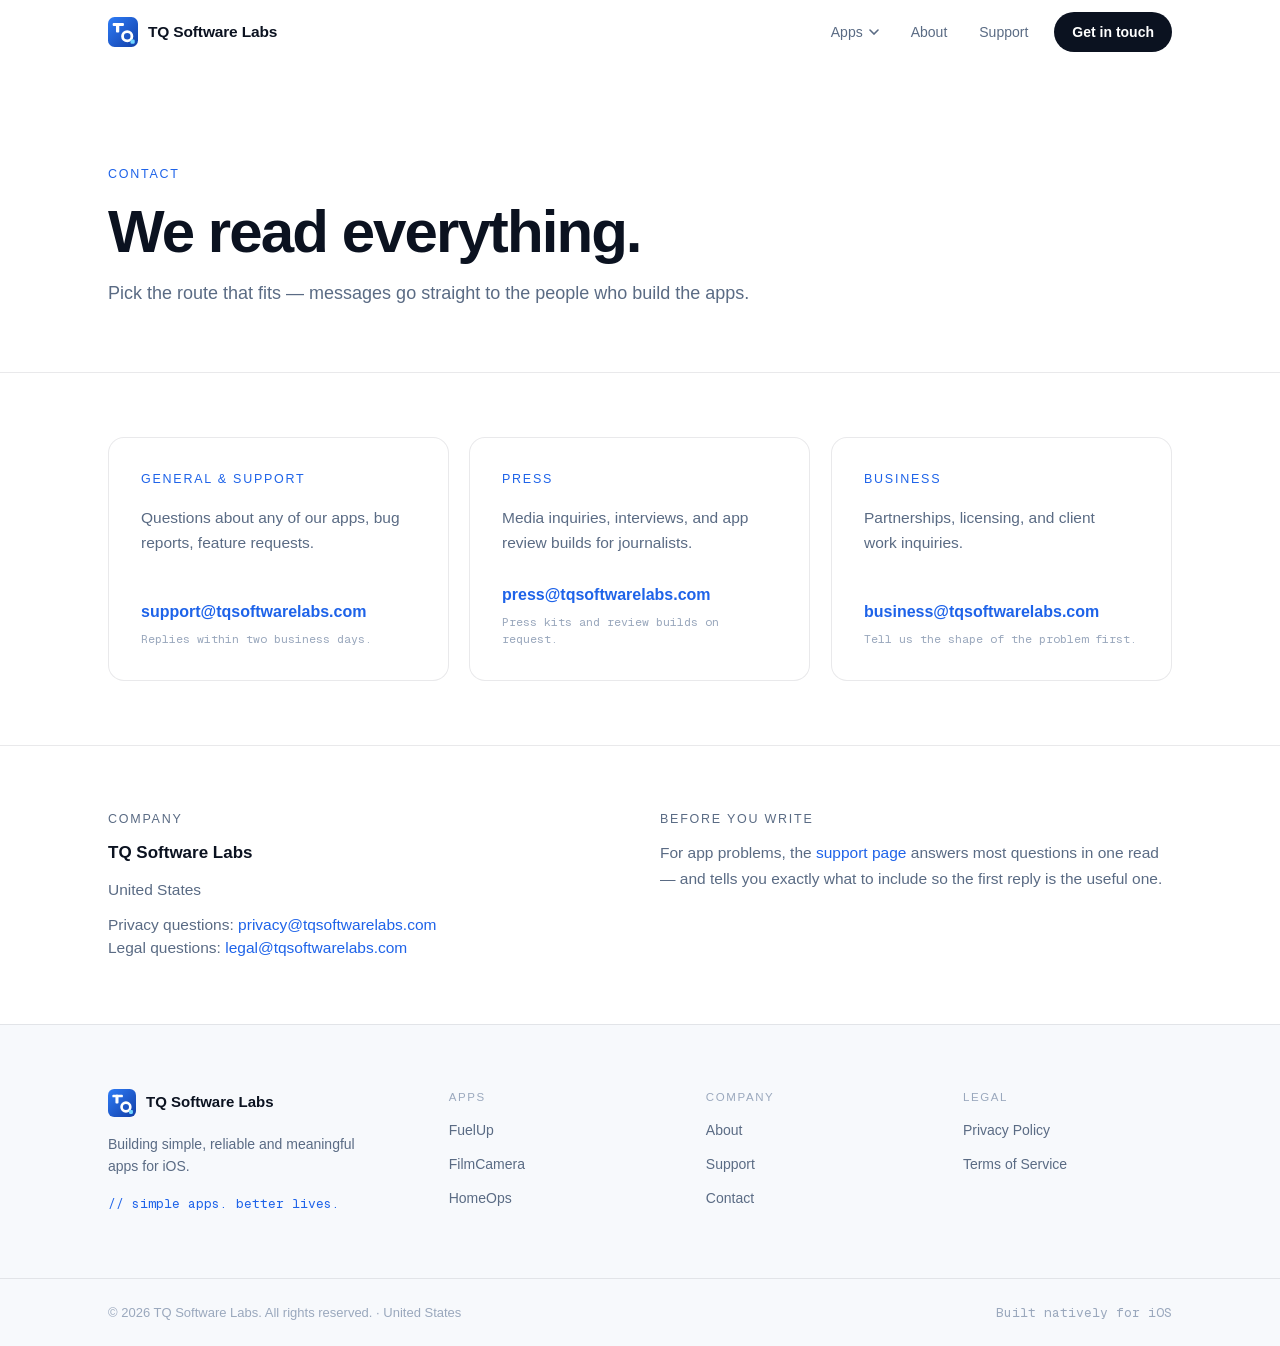
<file: contact/index.html>
<!DOCTYPE html><html lang="en"><head><meta charSet="utf-8"/><meta name="viewport" content="width=device-width, initial-scale=1"/><link rel="preload" href="/_next/static/media/797e433ab948586e-s.p.0r6juujl39pe6.woff2" as="font" crossorigin="" type="font/woff2"/><link rel="preload" href="/_next/static/media/caa3a2e1cccd8315-s.p.0wgildi0cnwt9.woff2" as="font" crossorigin="" type="font/woff2"/><link rel="stylesheet" href="/_next/static/chunks/1yf5dc68te_zg.css" data-precedence="next"/><link rel="preload" as="script" fetchPriority="low" href="/_next/static/chunks/3s6nzrbk-8mnv.js"/><script src="/_next/static/chunks/19mx3mg6lkumu.js" async=""></script><script src="/_next/static/chunks/227kwhsrjlnp4.js" async=""></script><script src="/_next/static/chunks/3tcwyjf3sdyt-.js" async=""></script><script src="/_next/static/chunks/turbopack-193tdqrugw4ny.js" async=""></script><script src="/_next/static/chunks/3p4jdoc74nboj.js" async="" crossorigin=""></script><script src="/_next/static/chunks/3d4t3rfsbg89v.js" async="" crossorigin=""></script><script src="/_next/static/chunks/1h5lwbz188cxp.js" async="" crossorigin=""></script><script src="/_next/static/chunks/21wnu7qa-c886.js" async="" crossorigin=""></script><script src="/_next/static/chunks/01wwg2aar-9kt.js" async="" crossorigin=""></script><script src="/_next/static/chunks/3llqs5hi5vyig.js" async="" crossorigin=""></script><title>Contact · TQ Software Labs</title><meta name="description" content="Contact TQ Software Labs — support, press and business inquiries go straight to the people who build the apps."/><meta name="application-name" content="TQ Software Labs"/><link rel="author" href="https://tqsoftwarelabs.com"/><meta name="author" content="TQ Software Labs"/><meta name="keywords" content="iOS app development,software studio,Swift,SwiftUI,privacy-first apps,FuelUp,FilmCamera,HomeOps,TQ Software Labs"/><meta name="creator" content="TQ Software Labs"/><meta name="publisher" content="TQ Software Labs"/><meta name="robots" content="index, follow"/><link rel="canonical" href="https://tqsoftwarelabs.com/contact/"/><meta property="og:title" content="TQ Software Labs — Simple apps. Better lives."/><meta property="og:description" content="TQ Software Labs is an iOS software studio building focused, privacy-first apps for everyday life — well-made tools that meet real needs, without costing what they&#x27;re worth."/><meta property="og:url" content="https://tqsoftwarelabs.com/"/><meta property="og:site_name" content="TQ Software Labs"/><meta property="og:locale" content="en_US"/><meta property="og:type" content="website"/><meta name="twitter:card" content="summary_large_image"/><meta name="twitter:title" content="TQ Software Labs — Simple apps. Better lives."/><meta name="twitter:description" content="TQ Software Labs is an iOS software studio building focused, privacy-first apps for everyday life — well-made tools that meet real needs, without costing what they&#x27;re worth."/><link rel="icon" href="/favicon.svg"/><link rel="apple-touch-icon" href="/favicon.svg"/><meta name="next-size-adjust" content=""/><script type="application/ld+json">{"@context":"https://schema.org","@type":"Organization","name":"TQ Software Labs","url":"https://tqsoftwarelabs.com","slogan":"Simple apps. Better lives.","description":"TQ Software Labs is an iOS software studio building focused, privacy-first apps for everyday life — well-made tools that meet real needs, without costing what they're worth.","foundingDate":"2026","address":{"@type":"PostalAddress","addressCountry":"US"},"contactPoint":[{"@type":"ContactPoint","contactType":"customer support","email":"support@tqsoftwarelabs.com","availableLanguage":"English"},{"@type":"ContactPoint","contactType":"press","email":"press@tqsoftwarelabs.com"},{"@type":"ContactPoint","contactType":"sales","email":"business@tqsoftwarelabs.com"}],"makesOffer":[{"@type":"Offer","itemOffered":{"@type":"SoftwareApplication","name":"FuelUp","operatingSystem":"iOS","applicationCategory":"Health & Fitness","description":"Calories, protein, water and body weight — logged in seconds, stored only on your device."}},{"@type":"Offer","itemOffered":{"@type":"SoftwareApplication","name":"FilmCamera","operatingSystem":"iOS","applicationCategory":"Photo & Video","description":"61 hand-built film looks rendered on-device in Metal — grain, halation and all, with nothing uploaded anywhere."}},{"@type":"Offer","itemOffered":{"@type":"SoftwareApplication","name":"HomeOps","operatingSystem":"iOS","applicationCategory":"Productivity","description":"Assets, documents, warranties and a maintenance plan built around your actual house — with an assistant that answers from your own records."}}]}</script><script src="/_next/static/chunks/0cz1d0mv5g_q7.js" noModule=""></script></head><body class="geist_db8459eb-module__PZ6jEG__variable geist_mono_8d43a2aa-module__8Li5zG__variable antialiased"><div hidden=""><!--$--><!--/$--></div><a href="#main" class="sr-only focus:not-sr-only focus:fixed focus:left-4 focus:top-4 focus:z-[100] focus:rounded-lg focus:bg-ink focus:px-4 focus:py-2.5 focus:text-sm focus:font-semibold focus:text-bg">Skip to content</a><div class="fixed inset-x-0 top-0 z-40 h-0.5 origin-left bg-brand" aria-hidden="true" style="transform:scaleX(0)"></div><header class="sticky top-0 z-50 border-b transition-[background,border-color,box-shadow] duration-300 border-transparent bg-transparent"><nav class="container-tq flex h-16 items-center justify-between" aria-label="Main"><a class="flex items-center gap-2.5" href="/"><span><svg width="30" height="30" viewBox="0 0 64 64" xmlns="http://www.w3.org/2000/svg" role="img" aria-label="TQ Software Labs"><defs><linearGradient id="tq-lg" x1="0" y1="0" x2="1" y2="1"><stop offset="0" stop-color="#2E7CF6"></stop><stop offset="1" stop-color="#123FA8"></stop></linearGradient></defs><rect width="64" height="64" rx="14" fill="url(#tq-lg)"></rect><rect x="10" y="13" width="24" height="6" rx="2" fill="#fff"></rect><rect x="17" y="13" width="7" height="20" rx="2" fill="#fff"></rect><circle cx="41" cy="41" r="10" fill="none" stroke="#fff" stroke-width="6"></circle><rect x="48" y="48" width="9" height="9" rx="2.5" fill="#6FD4FF"></rect></svg></span><span class="text-[15.5px] font-semibold tracking-[-0.01em]">TQ Software Labs</span></a><div class="hidden items-center gap-1 md:flex"><div class="relative"><a class="flex items-center gap-1.5 rounded-full px-3.5 py-2 text-sm font-medium text-muted transition-colors duration-200 hover:text-ink" href="/apps/">Apps<svg width="10" height="6" viewBox="0 0 10 6" fill="none" aria-hidden="true"><path d="M1 1l4 4 4-4" stroke="currentColor" stroke-width="1.6" stroke-linecap="round"></path></svg></a></div><a class="rounded-full px-3.5 py-2 text-sm font-medium transition-colors duration-200 hover:text-ink text-muted" href="/about/">About</a><a class="rounded-full px-3.5 py-2 text-sm font-medium transition-colors duration-200 hover:text-ink text-muted" href="/support/">Support</a><a class="ml-2 rounded-full bg-ink px-4.5 py-2.5 text-sm font-semibold text-bg transition-colors duration-200 hover:bg-brand" href="/contact/">Get in touch</a></div><div class="flex items-center gap-1 md:hidden"><button type="button" aria-label="Open menu" aria-expanded="false" class="grid size-11 cursor-pointer place-items-center rounded-full text-ink"><svg width="20" height="14" viewBox="0 0 20 14" aria-hidden="true"><rect width="20" height="2" rx="1" fill="currentColor" style="transform-origin:10px 1px 0"></rect><rect y="6" width="20" height="2" rx="1" fill="currentColor"></rect><rect y="12" width="20" height="2" rx="1" fill="currentColor" style="transform-origin:10px 13px 0"></rect></svg></button></div></nav></header><main id="main"><div style="opacity:0;transform:translateY(10px)"><header class="border-b border-line"><div class="container-tq flex flex-col gap-4 pb-16 pt-24"><div style="opacity:0;transform:translateY(18px)"><span class="eyebrow text-brand">Contact</span></div><div style="opacity:0;transform:translateY(18px)"><h1 class="max-w-4xl text-[clamp(34px,6vw,60px)] font-bold leading-[1.03] tracking-[-0.032em]">We read everything.</h1></div><div style="opacity:0;transform:translateY(18px)"><p class="max-w-2xl text-[18px] leading-[1.62] text-muted">Pick the route that fits — messages go straight to the people who build the apps.</p></div></div></header><section class="border-b border-line"><div class="container-tq grid gap-5 py-16 lg:grid-cols-3"><div style="opacity:0;transform:translateY(18px)"><div class="h-full" style="transform-style:preserve-3d;transform:perspective(1000px)"><a href="mailto:support@tqsoftwarelabs.com?subject=Support%20request" class="group flex h-full flex-col gap-4 rounded-card border border-line bg-bg p-8 transition-[border-color,box-shadow] duration-300 hover:border-brand/45 hover:shadow-card"><span class="eyebrow text-brand">General &amp; support</span><p class="text-[15.5px] leading-relaxed text-muted">Questions about any of our apps, bug reports, feature requests.</p><span class="mt-auto flex flex-col gap-1.5 pt-3"><span class="text-[16px] font-semibold text-brand group-hover:underline">support@tqsoftwarelabs.com</span><span class="font-mono text-[11.5px] text-faint">Replies within two business days.</span></span></a></div></div><div style="opacity:0;transform:translateY(18px)"><div class="h-full" style="transform-style:preserve-3d;transform:perspective(1000px)"><a href="mailto:press@tqsoftwarelabs.com?subject=Press%20inquiry" class="group flex h-full flex-col gap-4 rounded-card border border-line bg-bg p-8 transition-[border-color,box-shadow] duration-300 hover:border-brand/45 hover:shadow-card"><span class="eyebrow text-brand">Press</span><p class="text-[15.5px] leading-relaxed text-muted">Media inquiries, interviews, and app review builds for journalists.</p><span class="mt-auto flex flex-col gap-1.5 pt-3"><span class="text-[16px] font-semibold text-brand group-hover:underline">press@tqsoftwarelabs.com</span><span class="font-mono text-[11.5px] text-faint">Press kits and review builds on request.</span></span></a></div></div><div style="opacity:0;transform:translateY(18px)"><div class="h-full" style="transform-style:preserve-3d;transform:perspective(1000px)"><a href="mailto:business@tqsoftwarelabs.com?subject=Business%20inquiry" class="group flex h-full flex-col gap-4 rounded-card border border-line bg-bg p-8 transition-[border-color,box-shadow] duration-300 hover:border-brand/45 hover:shadow-card"><span class="eyebrow text-brand">Business</span><p class="text-[15.5px] leading-relaxed text-muted">Partnerships, licensing, and client work inquiries.</p><span class="mt-auto flex flex-col gap-1.5 pt-3"><span class="text-[16px] font-semibold text-brand group-hover:underline">business@tqsoftwarelabs.com</span><span class="font-mono text-[11.5px] text-faint">Tell us the shape of the problem first.</span></span></a></div></div></div></section><section><div class="container-tq grid gap-10 py-16 md:grid-cols-2"><div class="flex flex-col gap-3" style="opacity:0;transform:translateY(18px)"><span class="eyebrow ">Company</span><p class="text-[17px] font-semibold">TQ Software Labs</p><p class="text-[15.5px] text-muted">United States</p><p class="text-[15.5px] text-muted">Privacy questions:<!-- --> <a href="mailto:privacy@tqsoftwarelabs.com" class="font-medium text-brand hover:underline">privacy@tqsoftwarelabs.com</a><br/>Legal questions:<!-- --> <a href="mailto:legal@tqsoftwarelabs.com" class="font-medium text-brand hover:underline">legal@tqsoftwarelabs.com</a></p></div><div class="flex flex-col gap-3" style="opacity:0;transform:translateY(18px)"><span class="eyebrow ">Before you write</span><p class="text-[15.5px] leading-relaxed text-muted">For app problems, the<!-- --> <a class="font-medium text-brand hover:underline" href="/support/">support page</a> <!-- -->answers most questions in one read — and tells you exactly what to include so the first reply is the useful one.</p></div></div></section><!--$--><!--/$--></div></main><footer class="border-t border-line bg-surface"><div class="container-tq grid gap-12 py-16 md:grid-cols-[1.4fr_repeat(3,1fr)]"><div class="flex flex-col gap-4"><a class="flex items-center gap-2.5" href="/"><svg width="28" height="28" viewBox="0 0 64 64" xmlns="http://www.w3.org/2000/svg" role="img" aria-label="TQ Software Labs"><defs><linearGradient id="footer-lg" x1="0" y1="0" x2="1" y2="1"><stop offset="0" stop-color="#2E7CF6"></stop><stop offset="1" stop-color="#123FA8"></stop></linearGradient></defs><rect width="64" height="64" rx="14" fill="url(#footer-lg)"></rect><rect x="10" y="13" width="24" height="6" rx="2" fill="#fff"></rect><rect x="17" y="13" width="7" height="20" rx="2" fill="#fff"></rect><circle cx="41" cy="41" r="10" fill="none" stroke="#fff" stroke-width="6"></circle><rect x="48" y="48" width="9" height="9" rx="2.5" fill="#6FD4FF"></rect></svg><span class="text-[15px] font-semibold">TQ Software Labs</span></a><p class="max-w-64 text-sm leading-relaxed text-muted">Building simple, reliable and meaningful apps for iOS.</p><span class="font-mono text-[13px] text-brand">// simple apps. better lives.</span></div><nav class="flex flex-col gap-3.5" aria-label="Apps"><span class="eyebrow text-[11.5px] text-faint">Apps</span><a class="w-fit text-sm text-muted transition-colors duration-200 hover:text-brand" href="/apps/fuelup/">FuelUp</a><a class="w-fit text-sm text-muted transition-colors duration-200 hover:text-brand" href="/apps/filmcamera/">FilmCamera</a><a class="w-fit text-sm text-muted transition-colors duration-200 hover:text-brand" href="/apps/homeops/">HomeOps</a></nav><nav class="flex flex-col gap-3.5" aria-label="Company"><span class="eyebrow text-[11.5px] text-faint">Company</span><a class="w-fit text-sm text-muted transition-colors duration-200 hover:text-brand" href="/about/">About</a><a class="w-fit text-sm text-muted transition-colors duration-200 hover:text-brand" href="/support/">Support</a><a class="w-fit text-sm text-muted transition-colors duration-200 hover:text-brand" href="/contact/">Contact</a></nav><nav class="flex flex-col gap-3.5" aria-label="Legal"><span class="eyebrow text-[11.5px] text-faint">Legal</span><a class="w-fit text-sm text-muted transition-colors duration-200 hover:text-brand" href="/privacy/">Privacy Policy</a><a class="w-fit text-sm text-muted transition-colors duration-200 hover:text-brand" href="/terms/">Terms of Service</a></nav></div><div class="border-t border-line"><div class="container-tq flex flex-col gap-3 py-6 text-[13px] text-faint sm:flex-row sm:items-center sm:justify-between"><span>© <!-- -->2026<!-- --> <!-- -->TQ Software Labs<!-- -->. All rights reserved. · <!-- -->United States</span><span class="font-mono">Built natively for iOS</span></div></div></footer><script src="/_next/static/chunks/3s6nzrbk-8mnv.js" id="_R_" async=""></script><script>(self.__next_f=self.__next_f||[]).push([0])</script><script>self.__next_f.push([1,"1:\"$Sreact.fragment\"\n3:I[56850,[\"/_next/static/chunks/3p4jdoc74nboj.js\",\"/_next/static/chunks/3d4t3rfsbg89v.js\",\"/_next/static/chunks/1h5lwbz188cxp.js\"],\"Nav\"]\n4:I[39756,[\"/_next/static/chunks/3p4jdoc74nboj.js\",\"/_next/static/chunks/3d4t3rfsbg89v.js\",\"/_next/static/chunks/1h5lwbz188cxp.js\"],\"default\"]\n5:I[16868,[\"/_next/static/chunks/3p4jdoc74nboj.js\",\"/_next/static/chunks/3d4t3rfsbg89v.js\",\"/_next/static/chunks/1h5lwbz188cxp.js\",\"/_next/static/chunks/21wnu7qa-c886.js\"],\"default\"]\n6:I[37457,[\"/_next/static/chunks/3p4jdoc74nboj.js\",\"/_next/static/chunks/3d4t3rfsbg89v.js\",\"/_next/static/chunks/1h5lwbz188cxp.js\"],\"default\"]\n7:I[56417,[\"/_next/static/chunks/3p4jdoc74nboj.js\",\"/_next/static/chunks/3d4t3rfsbg89v.js\",\"/_next/static/chunks/1h5lwbz188cxp.js\",\"/_next/static/chunks/01wwg2aar-9kt.js\"],\"HeroBackdrop\"]\n8:I[43494,[\"/_next/static/chunks/3p4jdoc74nboj.js\",\"/_next/static/chunks/3d4t3rfsbg89v.js\",\"/_next/static/chunks/1h5lwbz188cxp.js\",\"/_next/static/chunks/3llqs5hi5vyig.js\"],\"Reveal\"]\n11:I[68027,[\"/_next/static/chunks/3p4jdoc74nboj.js\",\"/_next/static/chunks/3d4t3rfsbg89v.js\",\"/_next/static/chunks/1h5lwbz188cxp.js\"],\"default\",1]\n:HL[\"/_next/static/chunks/1yf5dc68te_zg.css\",\"style\"]\n:HL[\"/_next/static/media/797e433ab948586e-s.p.0r6juujl39pe6.woff2\",\"font\",{\"crossOrigin\":\"\",\"type\":\"font/woff2\"}]\n:HL[\"/_next/static/media/caa3a2e1cccd8315-s.p.0wgildi0cnwt9.woff2\",\"font\",{\"crossOrigin\":\"\",\"type\":\"font/woff2\"}]\n2:T62c,{\"@context\":\"https://schema.org\",\"@type\":\"Organization\",\"name\":\"TQ Software Labs\",\"url\":\"https://tqsoftwarelabs.com\",\"slogan\":\"Simple apps. Better lives.\",\"description\":\"TQ Software Labs is an iOS software studio building focused, privacy-first apps for everyday life — well-made tools that meet real needs, without costing what they're worth.\",\"foundingDate\":\"2026\",\"address\":{\"@type\":\"PostalAddress\",\"addressCountry\":\"US\"},\"contactPoint\":[{\"@type\":\"ContactPoint\",\"contactType\":\"customer support\",\"email\":\"support@tqsoftwarelabs.com\",\"availableLanguage\":\"English\"},{\"@type\":\"ContactPoint\",\"contactType\":\"press\",\"email\":\"press@tqsoftwarelabs.com\"},{\"@type\":\"ContactPoint\",\"contactType\":\"sales\",\"email\":\"business@tqsoftwarelabs.com\"}],\"makesOffer\":[{\"@type\":\"Offer\",\"itemOffered\":{\"@type\":\"SoftwareApplication\",\"name\":\"FuelUp\",\"operatingSystem\":\"iOS\",\"applicationCategory\":\"Health \u0026 Fitness\",\"description\":\"Calories, protein, water and body weight — logged in seconds, stored only on your device.\"}},{\"@type\":\"Offer\",\"itemOffered\":{\"@type\":\"SoftwareApplication\",\"name\":\"FilmCamera\",\"operatingSystem\":\"iOS\",\"applicationCategory\":\"Photo \u0026 Video\",\"description\":\"61 hand-built film looks rendered on-device in Metal — grain, halation and all, with nothing uploaded anywhere.\"}},{\"@type\":\"Offer\",\"itemOffered\":{\"@type\":\"SoftwareApplication\",\"name\":\"HomeOps\",\"operatingSystem\":\"iOS\",\"applicationCategory\":\"Productivity\",\"description\":\"Assets, documents, warranties and a maintenance plan built around your actual house — with an assistant that answers from your own records.\"}}]}f:X\n0:{\"P\":null,\"c\":[\"\",\"contact\",\"\"],\"q\":\"\",\"i\":false,\"f\":[[[\"\",{\"children\":[\"contact\",{\"children\":[\"__PAGE__\",{},\"$undefined\",\"$undefined\",4608]},\"$undefined\",\"$undefined\",4608]},\"$undefined\",\"$undefined\",4624],[[\"$\",\"$1\",\"c\",{\"children\":[[[\"$\",\"link\",\"0\",{\"rel\":\"stylesheet\",\"href\":\"/_next/static/chunks/1yf5dc68te_zg.css\",\"precedence\":\"next\",\"crossOrigin\":\"$undefined\",\"nonce\":\"$undefined\"}],[\"$\",\"script\",\"script-0\",{\"src\":\"/_next/static/chunks/3p4jdoc74nboj.js\",\"async\":true,\"nonce\":\"$undefined\"}],[\"$\",\"script\",\"script-1\",{\"src\":\"/_next/static/chunks/3d4t3rfsbg89v.js\",\"async\":true,\"nonce\":\"$undefined\"}],[\"$\",\"script\",\"script-2\",{\"src\":\"/_next/static/chunks/1h5lwbz188cxp.js\",\"async\":true,\"nonce\":\"$undefined\"}]],[\"$\",\"html\",null,{\"lang\":\"en\",\"children\":[[\"$\",\"head\",null,{\"children\":[\"$\",\"script\",null,{\"type\":\"application/ld+json\",\"dangerouslySetInnerHTML\":{\"__html\":\"$2\"}}]}],[\"$\",\"body\",null,{\"className\":\"geist_db8459eb-module__PZ6jEG__variable geist_mono_8d43a2aa-module__8Li5zG__variable antialiased\",\"children\":[[\"$\",\"a\",null,{\"href\":\"#main\",\"className\":\"sr-only focus:not-sr-only focus:fixed focus:left-4 focus:top-4 focus:z-[100] focus:rounded-lg focus:bg-ink focus:px-4 focus:py-2.5 focus:text-sm focus:font-semibold focus:text-bg\",\"children\":\"Skip to content\"}],[\"$\",\"$L3\",null,{}],[\"$\",\"main\",null,{\"id\":\"main\",\"children\":[\"$\",\"$L4\",null,{\"parallelRouterKey\":\"children\",\"error\":\"$undefined\",\"errorStyles\":\"$undefined\",\"errorScripts\":\"$undefined\",\"template\":[\"$\",\"$L5\",null,{\"children\":[\"$\",\"$L6\",null,{}]}],\"templateStyles\":[],\"templateScripts\":[[\"$\",\"script\",\"script-0\",{\"src\":\"/_next/static/chunks/21wnu7qa-c886.js\",\"async\":true}]],\"notFound\":[[\"$\",\"section\",null,{\"className\":\"relative overflow-hidden\",\"children\":[[\"$\",\"$L7\",null,{}],[\"$\",\"div\",null,{\"className\":\"container-tq flex min-h-[70vh] flex-col items-center justify-center gap-6 py-24 text-center\",\"children\":[[\"$\",\"$L8\",null,{\"children\":[\"$\",\"span\",null,{\"className\":\"font-mono text-[13px] text-brand\",\"children\":\"// error 404\"}]}],[\"$\",\"$L8\",null,{\"delay\":0.06,\"children\":[\"$\",\"h1\",null,{\"className\":\"text-[clamp(36px,7vw,68px)] font-bold leading-none tracking-[-0.035em]\",\"children\":\"Page not found\"}]}],[\"$\",\"$L8\",null,{\"delay\":0.12,\"children\":[\"$\",\"p\",null,{\"className\":\"max-w-md text-[17px] leading-relaxed text-muted\",\"children\":\"This page doesn't exist — or it shipped in a different build. Try one of these instead.\"}]}],[\"$\",\"$L8\",null,{\"delay\":0.18,\"children\":[\"$\",\"div\",null,{\"className\":\"flex flex-wrap justify-center gap-3.5\",\"children\":[\"$L9\",\"$La\",\"$Lb\"]}]}]]}]]}],[]],\"forbidden\":\"$undefined\",\"unauthorized\":\"$undefined\"}]}],\"$Lc\"]}]]}]]}],{\"children\":[\"$Ld\",{\"children\":[\"$Le\",{},null,false,null]},null,false,\"$f\"]},null,false,null],\"$L10\",false]],\"m\":\"$undefined\",\"G\":[\"$11\",[\"$L12\"]],\"S\":true,\"h\":null,\"r\":\"$undefined\",\"s\":\"$undefined\",\"a\":\"$undefined\",\"l\":\"$undefined\",\"p\":\"$undefined\",\"d\":\"$undefined\",\"b\":\"vIkppwYBYMT7AY4iXPSLD\"}\n13:I[43494,[\"/_next/static/chunks/3p4jdoc74nboj.js\",\"/_next/static/chunks/3d4t3rfsbg89v.js\",\"/_next/static/chunks/1h5lwbz188cxp.js\",\"/_next/static/chunks/3llqs5hi5vyig.js\"],\"Magnetic\"]\n14:I[22016,[\"/_next/static/chunks/3p4jdoc74nboj.js\",\"/_next/static/chunks/3d4t3rfsbg89v.js\",\"/_next/static/chunks/1h5lwbz188cxp.js\",\"/_next/static/chunks/3llqs5hi5vyig.js\"],\"\"]\n15:I[43494,[\"/_next/static/chunks/3p4jdoc74nboj.js\",\"/_next/static/chunks/3d4t3rfsbg89v.js\",\"/_next/static/chunks/1h5lwbz188cxp.js\",\"/_next/static/chunks/3llqs5hi5vyig.js\"],\"TiltCard\"]\n1a:I[97367,[\"/_next/static/chunks/3p4jdoc74nboj.js\",\"/_next/static/chunks/3d4t3rfsbg89v.js\",\"/_next/static/chunks/1h5lwbz188cxp.js\"],\"ViewportBoundary\"]\n1c:I[97367,[\"/_next/static/chunks/3p4jdoc74nboj.js\",\"/_next/static/chunks/3d4t3rfsbg89v.js\",\"/_next/static/chunks/1h5lwbz188cxp.js\"],\"MetadataBoundary\"]\n1d:\"$Sreact.suspense\"\n9:[\"$\",\"$L13\",null,{\"children\":[\"$\",\"$L14\",null,{\"href\":\"/\",\"className\":\"group relative inline-flex items-center gap-2 overflow-hidden rounded-control px-7 py-3.5 text-[15.5px] font-semibold transition-colors duration-200 bg-brand text-white hover:bg-brand-deep\",\"children\":[[\"$\",\"span\",null,{\"className\":\"relative z-10\",\"children\":\"Home\"}],[\"$\",\"span\",null,{\"aria-hidden\":\"true\",\"className\":\"absolute inset-y-0 w-1/3 -skew-x-12 bg-white/15 opacity-0 group-hover:opacity-100\",\"style\":{\"animation\":\"tq-sheen 0.9s ease-out\"}}]]}]}]\na:[\"$\",\"$L13\",null,{\"children\":[\"$\",\"$L14\",null,{\"href\":\"/apps\",\"className\":\"group relative inline-flex items-center gap-2 overflow-hidden rounded-control px-7 py-3.5 text-[15.5px] font-semibold transition-colors duration-200 border border-line-strong text-ink hover:border-brand hover:text-brand\",\"children\":[[\"$\",\"span\",null,{\"className\":\"relative z-10\",\"children\":\"Our apps\"}],[\"$\",\"span\",null,{\"aria-hidden\":\"true\",\"className\":\"absolute inset-y-0 w-1/3 -skew-x-12 bg-white/15 opacity-0 group-hover:opacity-100\",\"style\":{\"animation\":\"tq-sheen 0.9s ease-out\"}}]]}]}]\nb:[\"$\",\"$L14\",null,{\"href\":\"/support\",\"className\":\"inline-flex items-center px-4 py-3.5 text-[15.5px] font-semibold text-muted hover:text-ink\",\"children\":\"Support\"}]\nc:[\"$\",\"footer\",null,{\"className\":\"border-t border-line bg-surface\",\"children\":[[\"$\",\"div\",null,{\"className\":\"container-tq grid gap-12 py-16 md:grid-cols-[1.4fr_repeat(3,1fr)]\",\"children\":[[\"$\",\"div\",null,{\"className\":\"flex flex-col gap-4\",\"children\":[[\"$\",\"$L14\",null,{\"href\":\"/\",\"className\":\"flex items-center gap-2.5\",\"children\":[[\"$\",\"svg\",null,{\"width\":28,\"height\":28,\"viewBox\":\"0 0 64 64\",\"xmlns\":\"http://www.w3.org/2000/svg\",\"role\":\"img\",\"aria-label\":\"TQ Software Labs\",\"children\":[[\"$\",\"defs\",null,{\"children\":[\"$\",\"linearGradient\",null,{\"id\":\"footer-lg\",\"x1\":\"0\",\"y1\":\"0\",\"x2\":\"1\",\"y2\":\"1\",\"children\":[[\"$\",\"stop\",null,{\"offset\":\"0\",\"stopColor\":\"#2E7CF6\"}],[\"$\",\"stop\",null,{\"offset\":\"1\",\"stopColor\":\"#123FA8\"}]]}]}],[\"$\",\"rect\",null,{\"width\":\"64\",\"height\":\"64\",\"rx\":\"14\",\"fill\":\"url(#footer-lg)\"}],[\"$\",\"rect\",null,{\"x\":\"10\",\"y\":\"13\",\"width\":\"24\",\"height\":\"6\",\"rx\":\"2\",\"fill\":\"#fff\"}],[\"$\",\"rect\",null,{\"x\":\"17\",\"y\":\"13\",\"width\":\"7\",\"height\":\"20\",\"rx\":\"2\",\"fill\":\"#fff\"}],[\"$\",\"circle\",null,{\"cx\":\"41\",\"cy\":\"41\",\"r\":\"10\",\"fill\":\"none\",\"stroke\":\"#fff\",\"strokeWidth\":\"6\"}],[\"$\",\"rect\",null,{\"x\":\"48\",\"y\":\"48\",\"width\":\"9\",\"height\":\"9\",\"rx\":\"2.5\",\"fill\":\"#6FD4FF\"}]]}],[\"$\",\"span\",null,{\"className\":\"text-[15px] font-semibold\",\"children\":\"TQ Software Labs\"}]]}],[\"$\",\"p\",null,{\"className\":\"max-w-64 text-sm leading-relaxed text-muted\",\"children\":\"Building simple, reliable and meaningful apps for iOS.\"}],[\"$\",\"span\",null,{\"className\":\"font-mono text-[13px] text-brand\",\"children\":\"// simple apps. better lives.\"}]]}],[[\"$\",\"nav\",\"Apps\",{\"className\":\"flex flex-col gap-3.5\",\"aria-label\":\"Apps\",\"children\":[[\"$\",\"span\",null,{\"className\":\"eyebrow text-[11.5px] text-faint\",\"children\":\"Apps\"}],[[\"$\",\"$L14\",\"/apps/fuelup\",{\"href\":\"/apps/fuelup\",\"className\":\"w-fit text-sm text-muted transition-colors duration-200 hover:text-brand\",\"children\":\"FuelUp\"}],[\"$\",\"$L14\",\"/apps/filmcamera\",{\"href\":\"/apps/filmcamera\",\"className\":\"w-fit text-sm text-muted transition-colors duration-200 hover:text-brand\",\"children\":\"FilmCamera\"}],[\"$\",\"$L14\",\"/apps/homeops\",{\"href\":\"/apps/homeops\",\"className\":\"w-fit text-sm text-muted transition-colors duration-200 hover:text-brand\",\"children\":\"HomeOps\"}]]]}],[\"$\",\"nav\",\"Company\",{\"className\":\"flex flex-col gap-3.5\",\"aria-label\":\"Company\",\"children\":[[\"$\",\"span\",null,{\"className\":\"eyebrow text-[11.5px] text-faint\",\"children\":\"Company\"}],[[\"$\",\"$L14\",\"/about\",{\"href\":\"/about\",\"className\":\"w-fit text-sm text-muted transition-colors duration-200 hover:text-brand\",\"children\":\"About\"}],[\"$\",\"$L14\",\"/support\",{\"href\":\"/support\",\"className\":\"w-fit text-sm text-muted transition-colors duration-200 hover:text-brand\",\"children\":\"Support\"}],[\"$\",\"$L14\",\"/contact\",{\"href\":\"/contact\",\"className\":\"w-fit text-sm text-muted transition-colors duration-200 hover:text-brand\",\"children\":\"Contact\"}]]]}],[\"$\",\"nav\",\"Legal\",{\"className\":\"flex flex-col gap-3.5\",\"aria-label\":\"Legal\",\"children\":[[\"$\",\"span\",null,{\"className\":\"eyebrow text-[11.5px] text-faint\",\"children\":\"Legal\"}],[[\"$\",\"$L14\",\"/privacy\",{\"href\":\"/privacy\",\"className\":\"w-fit text-sm text-muted transition-colors duration-200 hover:text-brand\",\"children\":\"Privacy Policy\"}],[\"$\",\"$L14\",\"/terms\",{\"href\":\"/terms\",\"className\":\"w-fit text-sm text-muted transition-colors duration-200 hover:text-brand\",\"children\":\"Terms of Service\"}]]]}]]]}],[\"$\",\"div\",null,{\"className\":\"border-t border-line\",\"children\":[\"$\",\"div\",null,{\"className\":\"container-tq flex flex-col gap-3 py-6 text-[13px] text-faint sm:flex-row sm:items-center sm:justify-between\",\"children\":[[\"$\",\"span\",null,{\"children\":[\"© \",\"2026\",\" \",\"TQ Software Labs\",\". All rights reserved. · \",\"United States\"]}],[\"$\",\"span\",null,{\"className\":\"font-mono\",\"children\":\"Built natively for iOS\"}]]}]}]]}]\nd:[\"$\",\"$1\",\"c\",{\"children\":[null,[\"$\",\"$L4\",null,{\"parallelRouterKey\":\"children\",\"error\":\"$undefined\",\"errorStyles\":\"$undefined\",\"errorScripts\":\"$undefined\",\"template\":[\"$\",\"$L6\",null,{}],\"templateStyles\":\"$undefined\",\"templateScripts\":\"$undefined\",\"notFound\":\"$undefined\",\"forbidden\":\"$undefined\",\"unauthorized\":\"$undefined\"}]]}]\ne:[\"$\",\"$1\",\"c\",{\"children\":[[[\"$\",\"header\",null,{\"className\":\"border-b border-line\",\"children\":[\"$\",\"div\",null,{\"className\":\"container-tq flex flex-col gap-4 pb-16 pt-24\",\"children\":[[\"$\",\"$L8\",null,{\"children\":[\"$\",\"span\",null,{\"className\":\"eyebrow text-brand\",\"children\":\"Contact\"}]}],[\"$\",\"$L8\",null,{\"delay\":0.06,\"children\":[\"$\",\"h1\",null,{\"className\":\"max-w-4xl text-[clamp(34px,6vw,60px)] font-bold leading-[1.03] tracking-[-0.032em]\",\"children\":\"We read everything.\"}]}],[\"$\",\"$L8\",null,{\"delay\":0.12,\"children\":[\"$\",\"p\",null,{\"className\":\"max-w-2xl text-[18px] leading-[1.62] text-muted\",\"children\":\"Pick the route that fits — messages go straight to the people who build the apps.\"}]}]]}]}],[\"$\",\"section\",null,{\"className\":\"border-b border-line\",\"children\":[\"$\",\"div\",null,{\"className\":\"container-tq grid gap-5 py-16 lg:grid-cols-3\",\"children\":[[\"$\",\"$L8\",\"support@tqsoftwarelabs.com\",{\"delay\":0,\"children\":[\"$\",\"$L15\",null,{\"className\":\"h-full\",\"max\":5,\"children\":[\"$\",\"a\",null,{\"href\":\"mailto:support@tqsoftwarelabs.com?subject=Support%20request\",\"className\":\"group flex h-full flex-col gap-4 rounded-card border border-line bg-bg p-8 transition-[border-color,box-shadow] duration-300 hover:border-brand/45 hover:shadow-card\",\"children\":[[\"$\",\"span\",null,{\"className\":\"eyebrow text-brand\",\"children\":\"General \u0026 support\"}],[\"$\",\"p\",null,{\"className\":\"text-[15.5px] leading-relaxed text-muted\",\"children\":\"Questions about any of our apps, bug reports, feature requests.\"}],[\"$\",\"span\",null,{\"className\":\"mt-auto flex flex-col gap-1.5 pt-3\",\"children\":[[\"$\",\"span\",null,{\"className\":\"text-[16px] font-semibold text-brand group-hover:underline\",\"children\":\"support@tqsoftwarelabs.com\"}],[\"$\",\"span\",null,{\"className\":\"font-mono text-[11.5px] text-faint\",\"children\":\"Replies within two business days.\"}]]}]]}]}]}],[\"$\",\"$L8\",\"press@tqsoftwarelabs.com\",{\"delay\":0.08,\"children\":[\"$\",\"$L15\",null,{\"className\":\"h-full\",\"max\":5,\"children\":[\"$\",\"a\",null,{\"href\":\"mailto:press@tqsoftwarelabs.com?subject=Press%20inquiry\",\"className\":\"group flex h-full flex-col gap-4 rounded-card border border-line bg-bg p-8 transition-[border-color,box-shadow] duration-300 hover:border-brand/45 hover:shadow-card\",\"children\":[[\"$\",\"span\",null,{\"className\":\"eyebrow text-brand\",\"children\":\"Press\"}],[\"$\",\"p\",null,{\"className\":\"text-[15.5px] leading-relaxed text-muted\",\"children\":\"Media inquiries, interviews, and app review builds for journalists.\"}],[\"$\",\"span\",null,{\"className\":\"mt-auto flex flex-col gap-1.5 pt-3\",\"children\":[[\"$\",\"span\",null,{\"className\":\"text-[16px] font-semibold text-brand group-hover:underline\",\"children\":\"press@tqsoftwarelabs.com\"}],[\"$\",\"span\",null,{\"className\":\"font-mono text-[11.5px] text-faint\",\"children\":\"Press kits and review builds on request.\"}]]}]]}]}]}],[\"$\",\"$L8\",\"business@tqsoftwarelabs.com\",{\"delay\":0.16,\"children\":[\"$\",\"$L15\",null,{\"className\":\"h-full\",\"max\":5,\"children\":[\"$\",\"a\",null,{\"href\":\"mailto:business@tqsoftwarelabs.com?subject=Business%20inquiry\",\"className\":\"group flex h-full flex-col gap-4 rounded-card border border-line bg-bg p-8 transition-[border-color,box-shadow] duration-300 hover:border-brand/45 hover:shadow-card\",\"children\":[[\"$\",\"span\",null,{\"className\":\"eyebrow text-brand\",\"children\":\"Business\"}],[\"$\",\"p\",null,{\"className\":\"text-[15.5px] leading-relaxed text-muted\",\"children\":\"Partnerships, licensing, and client work inquiries.\"}],[\"$\",\"span\",null,{\"className\":\"mt-auto flex flex-col gap-1.5 pt-3\",\"children\":[[\"$\",\"span\",null,{\"className\":\"text-[16px] font-semibold text-brand group-hover:underline\",\"children\":\"business@tqsoftwarelabs.com\"}],[\"$\",\"span\",null,{\"className\":\"font-mono text-[11.5px] text-faint\",\"children\":\"Tell us the shape of the problem first.\"}]]}]]}]}]}]]}]}],[\"$\",\"section\",null,{\"children\":[\"$\",\"div\",null,{\"className\":\"container-tq grid gap-10 py-16 md:grid-cols-2\",\"children\":[[\"$\",\"$L8\",null,{\"className\":\"flex flex-col gap-3\",\"children\":[[\"$\",\"span\",null,{\"className\":\"eyebrow \",\"children\":\"Company\"}],[\"$\",\"p\",null,{\"className\":\"text-[17px] font-semibold\",\"children\":\"TQ Software Labs\"}],[\"$\",\"p\",null,{\"className\":\"text-[15.5px] text-muted\",\"children\":\"United States\"}],\"$L16\"]}],\"$L17\"]}]}]],[\"$L18\"],\"$L19\"]}]\n10:[\"$\",\"$1\",\"h\",{\"children\":[null,[\"$\",\"$L1a\",null,{\"children\":\"$L1b\"}],[\"$\",\"div\",null,{\"hidden\":true,\"children\":[\"$\",\"$L1c\",null,{\"children\":[\"$\",\"$1d\",null,{\"name\":\"Next.Metadata\",\"children\":\"$L1e\"}]}]}],[\"$\",\"meta\",null,{\"name\":\"next-size-adjust\",\"content\":\"\"}]]}]\n12:[\"$\",\"link\",\"0\",{\"rel\":\"stylesheet\",\"href\":\"/_next/static/chunks/1yf5dc68te_zg.css\",\"precedence\":\"next\",\"crossOrigin\":\"$undefined\",\"nonce\":\"$undefined\"}]\n1f:I[97367,[\"/_next/static/chunks/3p4jdoc74nboj.js\",\"/_next/static/chunks/3d4t3rfsbg89v.js\",\"/_next/static/chunks/1h5lwbz188cxp.js\"],\"OutletBoundary\"]\nf:C\n16:[\"$\",\"p\",null,{\"className\":\"text-[15.5px] text-muted\",\"children\":[\"Privacy questions:\",\" \",[\"$\",\"a\",null,{\"href\":\"mailto:privacy@tqsoftwarelabs.com\",\"className\":\"font-medium text-brand hover:underline\",\"children\":\"privacy@tqsoftwarelabs.com\"}],[\"$\",\"br\",null,{}],\"Legal questions:\",\" \",[\"$\",\"a\",null,{\"href\":\"mailto:legal@tqsoftwarelabs.com\",\"className\":\"font-medium text-brand hover:underline\",\"children\":\"legal@tqsoftwarelabs.com\"}]]}]\n17:[\"$\",\"$L8\",null,{\"delay\":0.08,\"className\":\"flex flex-col gap-3\",\"children\":[[\"$\",\"span\",null,{\"className\":\"eyebrow \",\"children\":\"Before you write\"}],[\"$\",\"p\",null,{\"className\":\"text-[15.5px] leading-relaxed text-muted\",\"children\":[\"For app problems, the\",\" \",[\"$\",\"$L14\",null,{\"href\":\"/support\",\"className\":\"font-medium text-brand hover:underline\",\"children\":\"support page\"}],\" \",\"answers most questions in one read — and tells you exactly what to include so the first reply is the useful one.\"]}]]}]\n18:[\"$\",\"script\",\"script-0\",{\"src\":\"/_next/static/chunks/3llqs5hi5vyig.js\",\"async\":true,\"nonce\":\"$undefined\"}]\n19:[\"$\",\"$L1f\",null,{\"children\":[\"$\",\"$1d\",null,{\"name\":\"Next.MetadataOutlet\",\"children\":\"$@20\"}]}]\n1b:[[\"$\",\"meta\",\"0\",{\"charSet\":\"utf-8\"}],[\"$\",\"meta\",\"1\",{\"name\":\"viewport\",\"content\":\"width=device-width, initial-scale=1\"}]]\n21:I[27201,[\"/_next/static/chunks/3p4jdoc74nboj.js\",\"/_next/static/chunks/3d4t3rfsbg89v.js\",\"/_next/static/chunks/1h5lwbz188cxp.js\"],\"IconMark\"]\n1e:[[\"$\",\"title\",\"0\",{\"children\":\"Contact · TQ Software Labs\"}],[\"$\",\"meta\",\"1\",{\"name\":\"description\",\"content\":\"Contact TQ Software Labs — support, press and business inquiries go straight to the people who build the apps.\"}],[\"$\",\"meta\",\"2\",{\"name\":\"application-name\",\"content\":\"TQ Software Labs\"}],[\"$\",\"link\",\"3\",{\"rel\":\"author\",\"href\":\"https://tqsoftwarelabs.com\"}],[\"$\",\"meta\",\"4\",{\"name\":\"author\",\"content\":\"TQ Software Labs\"}],[\"$\",\"meta\",\"5\",{\"name\":\"keywords\",\"content\":\"iOS app development,software studio,Swift,SwiftUI,privacy-first apps,FuelUp,FilmCamera,HomeOps,TQ Software Labs\"}],[\"$\",\"meta\",\"6\",{\"name\":\"creator\",\"content\":\"TQ Software Labs\"}],[\"$\",\"meta\",\"7\",{\"name\":\"publisher\",\"content\":\"TQ Software Labs\"}],[\"$\",\"meta\",\"8\",{\"name\":\"robots\",\"content\":\"index, follow\"}],[\"$\",\"link\",\"9\",{\"rel\":\"canonical\",\"href\":\"https://tqsoftwarelabs.com/contact/\"}],[\"$\",\"meta\",\"10\",{\"property\":\"og:title\",\"content\":\"TQ Software Labs — Simple apps. Better lives.\"}],[\"$\",\"meta\",\"11\",{\"property\":\"og:description\",\"content\":\"TQ Software Labs is an iOS software studio building focused, privacy-first apps for everyday life — well-made tools that meet real needs, without costing what they're worth.\"}],[\"$\",\"meta\",\"12\",{\"property\":\"og:url\",\"content\":\"https://tqsoftwarelabs.com/\"}],[\"$\",\"meta\",\"13\",{\"property\":\"og:site_name\",\"content\":\"TQ Software Labs\"}],[\"$\",\"meta\",\"14\",{\"property\":\"og:locale\",\"content\":\"en_US\"}],[\"$\",\"meta\",\"15\",{\"property\":\"og:type\",\"content\":\"website\"}],[\"$\",\"meta\",\"16\",{\"name\":\"twitter:card\",\"content\":\"summary_large_image\"}],[\"$\",\"meta\",\"17\",{\"name\":\"twitter:title\",\"content\":\"TQ Software Labs — Simple apps. Better lives.\"}],[\"$\",\"meta\",\"18\",{\"name\":\"twitter:description\",\"content\":\"TQ Software Labs is an iOS software studio building focused, privacy-first apps for everyday life — well-made tools that meet real needs, without costing what they're worth.\"}],[\"$\",\"link\",\"19\",{\"rel\":\"icon\",\"href\":\"/favicon.svg\"}],[\"$\",\"link\",\"20\",{\"rel\":\"apple-touch-icon\",\"href\":\"/favicon.svg\"}],[\"$\",\"$L21\",\"21\",{}]]\n20:null\n"])</script></body></html>
</file>
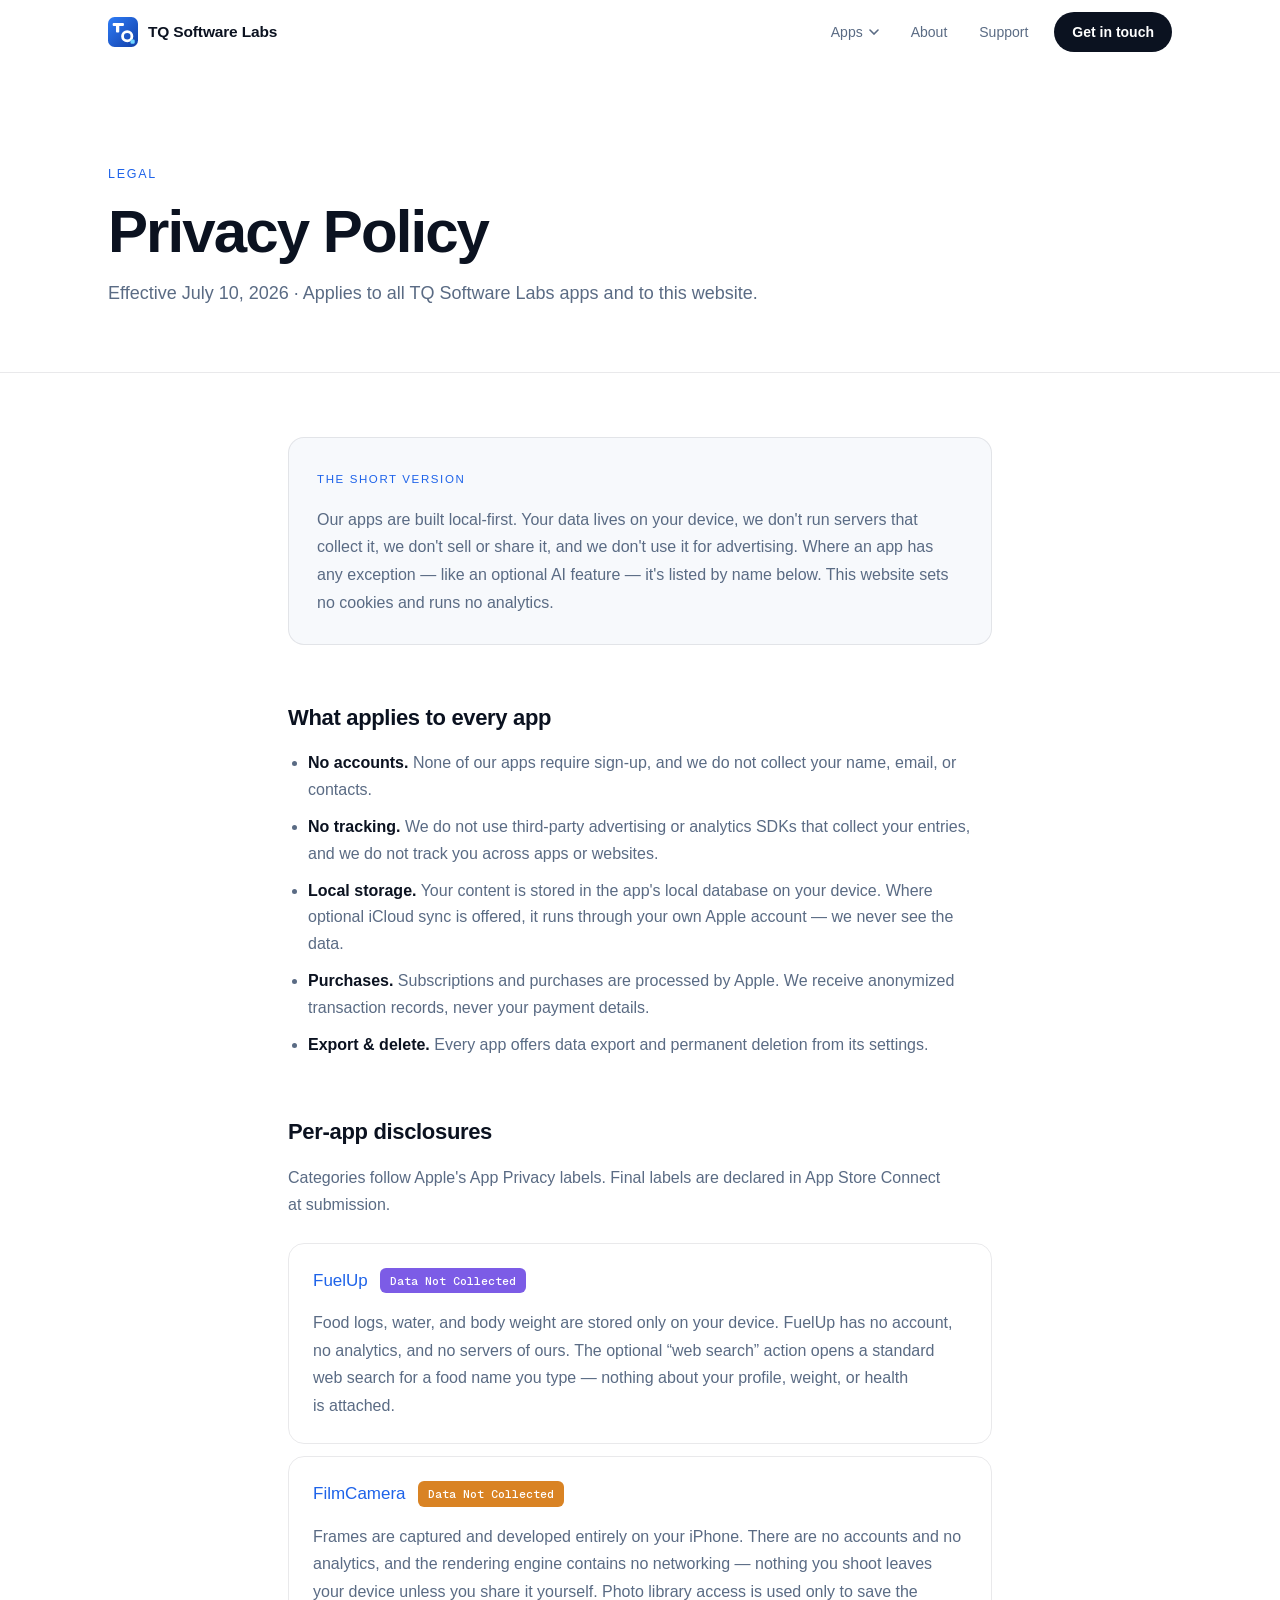
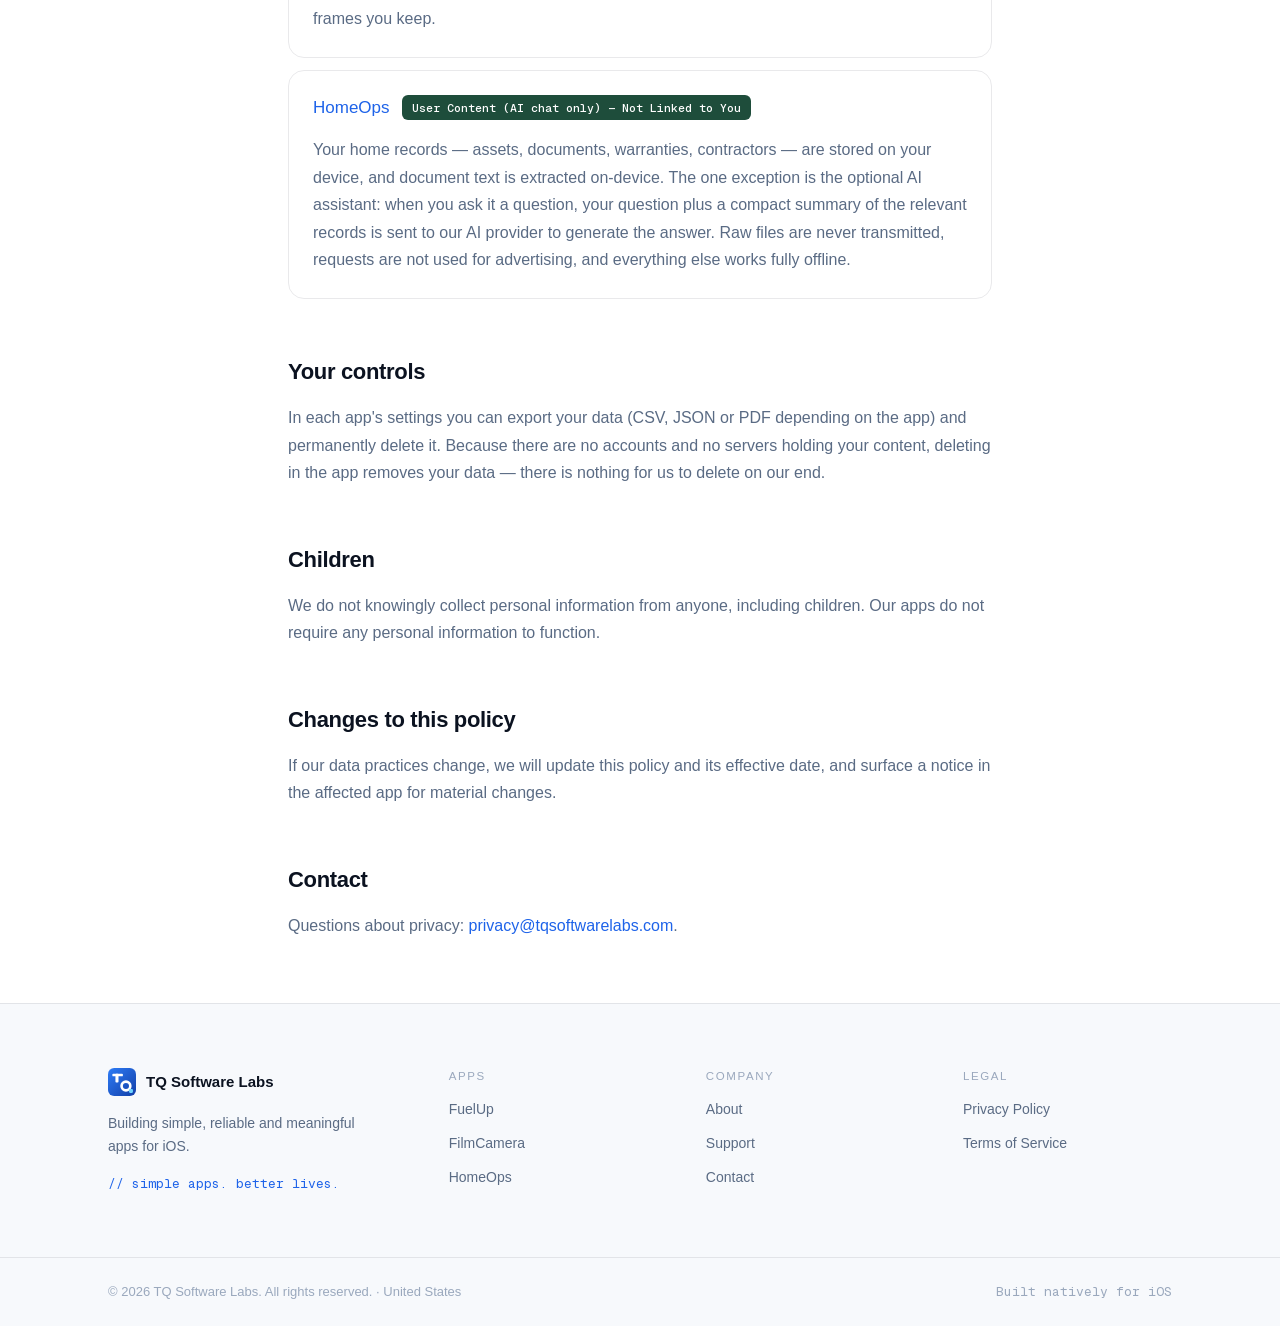
<file: privacy/index.html>
<!DOCTYPE html><html lang="en"><head><meta charSet="utf-8"/><meta name="viewport" content="width=device-width, initial-scale=1"/><link rel="preload" href="/_next/static/media/797e433ab948586e-s.p.0r6juujl39pe6.woff2" as="font" crossorigin="" type="font/woff2"/><link rel="preload" href="/_next/static/media/caa3a2e1cccd8315-s.p.0wgildi0cnwt9.woff2" as="font" crossorigin="" type="font/woff2"/><link rel="stylesheet" href="/_next/static/chunks/1yf5dc68te_zg.css" data-precedence="next"/><link rel="preload" as="script" fetchPriority="low" href="/_next/static/chunks/3s6nzrbk-8mnv.js"/><script src="/_next/static/chunks/19mx3mg6lkumu.js" async=""></script><script src="/_next/static/chunks/227kwhsrjlnp4.js" async=""></script><script src="/_next/static/chunks/3tcwyjf3sdyt-.js" async=""></script><script src="/_next/static/chunks/turbopack-193tdqrugw4ny.js" async=""></script><script src="/_next/static/chunks/3p4jdoc74nboj.js" async="" crossorigin=""></script><script src="/_next/static/chunks/3d4t3rfsbg89v.js" async="" crossorigin=""></script><script src="/_next/static/chunks/1h5lwbz188cxp.js" async="" crossorigin=""></script><script src="/_next/static/chunks/21wnu7qa-c886.js" async="" crossorigin=""></script><script src="/_next/static/chunks/01wwg2aar-9kt.js" async="" crossorigin=""></script><script src="/_next/static/chunks/3llqs5hi5vyig.js" async="" crossorigin=""></script><title>Privacy Policy · TQ Software Labs</title><meta name="description" content="How TQ Software Labs apps handle your data: local-first storage, no accounts, no third-party trackers, and per-app disclosures following Apple&#x27;s App Privacy categories."/><meta name="application-name" content="TQ Software Labs"/><link rel="author" href="https://tqsoftwarelabs.com"/><meta name="author" content="TQ Software Labs"/><meta name="keywords" content="iOS app development,software studio,Swift,SwiftUI,privacy-first apps,FuelUp,FilmCamera,HomeOps,TQ Software Labs"/><meta name="creator" content="TQ Software Labs"/><meta name="publisher" content="TQ Software Labs"/><meta name="robots" content="index, follow"/><link rel="canonical" href="https://tqsoftwarelabs.com/privacy/"/><meta property="og:title" content="TQ Software Labs — Simple apps. Better lives."/><meta property="og:description" content="TQ Software Labs is an iOS software studio building focused, privacy-first apps for everyday life — well-made tools that meet real needs, without costing what they&#x27;re worth."/><meta property="og:url" content="https://tqsoftwarelabs.com/"/><meta property="og:site_name" content="TQ Software Labs"/><meta property="og:locale" content="en_US"/><meta property="og:type" content="website"/><meta name="twitter:card" content="summary_large_image"/><meta name="twitter:title" content="TQ Software Labs — Simple apps. Better lives."/><meta name="twitter:description" content="TQ Software Labs is an iOS software studio building focused, privacy-first apps for everyday life — well-made tools that meet real needs, without costing what they&#x27;re worth."/><link rel="icon" href="/favicon.svg"/><link rel="apple-touch-icon" href="/favicon.svg"/><meta name="next-size-adjust" content=""/><script type="application/ld+json">{"@context":"https://schema.org","@type":"Organization","name":"TQ Software Labs","url":"https://tqsoftwarelabs.com","slogan":"Simple apps. Better lives.","description":"TQ Software Labs is an iOS software studio building focused, privacy-first apps for everyday life — well-made tools that meet real needs, without costing what they're worth.","foundingDate":"2026","address":{"@type":"PostalAddress","addressCountry":"US"},"contactPoint":[{"@type":"ContactPoint","contactType":"customer support","email":"support@tqsoftwarelabs.com","availableLanguage":"English"},{"@type":"ContactPoint","contactType":"press","email":"press@tqsoftwarelabs.com"},{"@type":"ContactPoint","contactType":"sales","email":"business@tqsoftwarelabs.com"}],"makesOffer":[{"@type":"Offer","itemOffered":{"@type":"SoftwareApplication","name":"FuelUp","operatingSystem":"iOS","applicationCategory":"Health & Fitness","description":"Calories, protein, water and body weight — logged in seconds, stored only on your device."}},{"@type":"Offer","itemOffered":{"@type":"SoftwareApplication","name":"FilmCamera","operatingSystem":"iOS","applicationCategory":"Photo & Video","description":"61 hand-built film looks rendered on-device in Metal — grain, halation and all, with nothing uploaded anywhere."}},{"@type":"Offer","itemOffered":{"@type":"SoftwareApplication","name":"HomeOps","operatingSystem":"iOS","applicationCategory":"Productivity","description":"Assets, documents, warranties and a maintenance plan built around your actual house — with an assistant that answers from your own records."}}]}</script><script src="/_next/static/chunks/0cz1d0mv5g_q7.js" noModule=""></script></head><body class="geist_db8459eb-module__PZ6jEG__variable geist_mono_8d43a2aa-module__8Li5zG__variable antialiased"><div hidden=""><!--$--><!--/$--></div><a href="#main" class="sr-only focus:not-sr-only focus:fixed focus:left-4 focus:top-4 focus:z-[100] focus:rounded-lg focus:bg-ink focus:px-4 focus:py-2.5 focus:text-sm focus:font-semibold focus:text-bg">Skip to content</a><div class="fixed inset-x-0 top-0 z-40 h-0.5 origin-left bg-brand" aria-hidden="true" style="transform:scaleX(0)"></div><header class="sticky top-0 z-50 border-b transition-[background,border-color,box-shadow] duration-300 border-transparent bg-transparent"><nav class="container-tq flex h-16 items-center justify-between" aria-label="Main"><a class="flex items-center gap-2.5" href="/"><span><svg width="30" height="30" viewBox="0 0 64 64" xmlns="http://www.w3.org/2000/svg" role="img" aria-label="TQ Software Labs"><defs><linearGradient id="tq-lg" x1="0" y1="0" x2="1" y2="1"><stop offset="0" stop-color="#2E7CF6"></stop><stop offset="1" stop-color="#123FA8"></stop></linearGradient></defs><rect width="64" height="64" rx="14" fill="url(#tq-lg)"></rect><rect x="10" y="13" width="24" height="6" rx="2" fill="#fff"></rect><rect x="17" y="13" width="7" height="20" rx="2" fill="#fff"></rect><circle cx="41" cy="41" r="10" fill="none" stroke="#fff" stroke-width="6"></circle><rect x="48" y="48" width="9" height="9" rx="2.5" fill="#6FD4FF"></rect></svg></span><span class="text-[15.5px] font-semibold tracking-[-0.01em]">TQ Software Labs</span></a><div class="hidden items-center gap-1 md:flex"><div class="relative"><a class="flex items-center gap-1.5 rounded-full px-3.5 py-2 text-sm font-medium text-muted transition-colors duration-200 hover:text-ink" href="/apps/">Apps<svg width="10" height="6" viewBox="0 0 10 6" fill="none" aria-hidden="true"><path d="M1 1l4 4 4-4" stroke="currentColor" stroke-width="1.6" stroke-linecap="round"></path></svg></a></div><a class="rounded-full px-3.5 py-2 text-sm font-medium transition-colors duration-200 hover:text-ink text-muted" href="/about/">About</a><a class="rounded-full px-3.5 py-2 text-sm font-medium transition-colors duration-200 hover:text-ink text-muted" href="/support/">Support</a><a class="ml-2 rounded-full bg-ink px-4.5 py-2.5 text-sm font-semibold text-bg transition-colors duration-200 hover:bg-brand" href="/contact/">Get in touch</a></div><div class="flex items-center gap-1 md:hidden"><button type="button" aria-label="Open menu" aria-expanded="false" class="grid size-11 cursor-pointer place-items-center rounded-full text-ink"><svg width="20" height="14" viewBox="0 0 20 14" aria-hidden="true"><rect width="20" height="2" rx="1" fill="currentColor" style="transform-origin:10px 1px 0"></rect><rect y="6" width="20" height="2" rx="1" fill="currentColor"></rect><rect y="12" width="20" height="2" rx="1" fill="currentColor" style="transform-origin:10px 13px 0"></rect></svg></button></div></nav></header><main id="main"><div style="opacity:0;transform:translateY(10px)"><header class="border-b border-line"><div class="container-tq flex flex-col gap-4 pb-16 pt-24"><div style="opacity:0;transform:translateY(18px)"><span class="eyebrow text-brand">Legal</span></div><div style="opacity:0;transform:translateY(18px)"><h1 class="max-w-4xl text-[clamp(34px,6vw,60px)] font-bold leading-[1.03] tracking-[-0.032em]">Privacy Policy</h1></div><div style="opacity:0;transform:translateY(18px)"><p class="max-w-2xl text-[18px] leading-[1.62] text-muted">Effective July 10, 2026 · Applies to all TQ Software Labs apps and to this website.</p></div></div></header><div class="container-tq max-w-[760px] py-16 [&amp;_a]:font-medium [&amp;_a]:text-brand [&amp;_a:hover]:underline [&amp;_h2]:mt-14 [&amp;_h2]:text-[22px] [&amp;_h2]:font-bold [&amp;_h2]:tracking-[-0.015em] [&amp;_h3]:mt-9 [&amp;_h3]:text-[17px] [&amp;_h3]:font-semibold [&amp;_li]:mb-2.5 [&amp;_li]:text-[16px] [&amp;_li]:leading-[1.68] [&amp;_li]:text-muted [&amp;_p]:mt-4 [&amp;_p]:text-[16px] [&amp;_p]:leading-[1.72] [&amp;_p]:text-muted [&amp;_ul]:mt-4 [&amp;_ul]:list-disc [&amp;_ul]:pl-5"><div style="opacity:0;transform:translateY(18px)"><div class="rounded-card border border-line bg-surface p-7"><span class="eyebrow text-[11.5px] text-brand">The short version</span><p class="mt-3 text-[16px] leading-[1.7] text-muted">Our apps are built local-first. Your data lives on your device, we don&#x27;t run servers that collect it, we don&#x27;t sell or share it, and we don&#x27;t use it for advertising. Where an app has any exception — like an optional AI feature — it&#x27;s listed by name below. This website sets no cookies and runs no analytics.</p></div></div><h2>What applies to every app</h2><ul><li><strong class="text-ink">No accounts.</strong> None of our apps require sign-up, and we do not collect your name, email, or contacts.</li><li><strong class="text-ink">No tracking.</strong> We do not use third-party advertising or analytics SDKs that collect your entries, and we do not track you across apps or websites.</li><li><strong class="text-ink">Local storage.</strong> Your content is stored in the app&#x27;s local database on your device. Where optional iCloud sync is offered, it runs through your own Apple account — we never see the data.</li><li><strong class="text-ink">Purchases.</strong> Subscriptions and purchases are processed by Apple. We receive anonymized transaction records, never your payment details.</li><li><strong class="text-ink">Export &amp; delete.</strong> Every app offers data export and permanent deletion from its settings.</li></ul><h2>Per-app disclosures</h2><p>Categories follow Apple&#x27;s App Privacy labels. Final labels are declared in App Store Connect at submission.</p><div class="mt-6 flex flex-col gap-3"><div style="opacity:0;transform:translateY(18px)"><div class="rounded-card border border-line p-6"><div class="flex flex-wrap items-center gap-3"><a class="text-[17px] font-semibold text-ink hover:text-brand" href="/apps/fuelup/">FuelUp</a><span class="rounded-md px-2.5 py-1 font-mono text-[11.5px] font-medium text-white" style="background:#7C5CE6">Data Not Collected</span></div><p class="mt-3 text-[15.5px] leading-[1.7] text-muted">Food logs, water, and body weight are stored only on your device. FuelUp has no account, no analytics, and no servers of ours. The optional “web search” action opens a standard web search for a food name you type — nothing about your profile, weight, or health is attached.</p></div></div><div style="opacity:0;transform:translateY(18px)"><div class="rounded-card border border-line p-6"><div class="flex flex-wrap items-center gap-3"><a class="text-[17px] font-semibold text-ink hover:text-brand" href="/apps/filmcamera/">FilmCamera</a><span class="rounded-md px-2.5 py-1 font-mono text-[11.5px] font-medium text-white" style="background:#D98324">Data Not Collected</span></div><p class="mt-3 text-[15.5px] leading-[1.7] text-muted">Frames are captured and developed entirely on your iPhone. There are no accounts and no analytics, and the rendering engine contains no networking — nothing you shoot leaves your device unless you share it yourself. Photo library access is used only to save the frames you keep.</p></div></div><div style="opacity:0;transform:translateY(18px)"><div class="rounded-card border border-line p-6"><div class="flex flex-wrap items-center gap-3"><a class="text-[17px] font-semibold text-ink hover:text-brand" href="/apps/homeops/">HomeOps</a><span class="rounded-md px-2.5 py-1 font-mono text-[11.5px] font-medium text-white" style="background:#1E4D3B">User Content (AI chat only) — Not Linked to You</span></div><p class="mt-3 text-[15.5px] leading-[1.7] text-muted">Your home records — assets, documents, warranties, contractors — are stored on your device, and document text is extracted on-device. The one exception is the optional AI assistant: when you ask it a question, your question plus a compact summary of the relevant records is sent to our AI provider to generate the answer. Raw files are never transmitted, requests are not used for advertising, and everything else works fully offline.</p></div></div></div><h2>Your controls</h2><p>In each app&#x27;s settings you can export your data (CSV, JSON or PDF depending on the app) and permanently delete it. Because there are no accounts and no servers holding your content, deleting in the app removes your data — there is nothing for us to delete on our end.</p><h2>Children</h2><p>We do not knowingly collect personal information from anyone, including children. Our apps do not require any personal information to function.</p><h2>Changes to this policy</h2><p>If our data practices change, we will update this policy and its effective date, and surface a notice in the affected app for material changes.</p><h2>Contact</h2><p>Questions about privacy:<!-- --> <a href="mailto:privacy@tqsoftwarelabs.com">privacy@tqsoftwarelabs.com</a>.</p></div><!--$--><!--/$--></div></main><footer class="border-t border-line bg-surface"><div class="container-tq grid gap-12 py-16 md:grid-cols-[1.4fr_repeat(3,1fr)]"><div class="flex flex-col gap-4"><a class="flex items-center gap-2.5" href="/"><svg width="28" height="28" viewBox="0 0 64 64" xmlns="http://www.w3.org/2000/svg" role="img" aria-label="TQ Software Labs"><defs><linearGradient id="footer-lg" x1="0" y1="0" x2="1" y2="1"><stop offset="0" stop-color="#2E7CF6"></stop><stop offset="1" stop-color="#123FA8"></stop></linearGradient></defs><rect width="64" height="64" rx="14" fill="url(#footer-lg)"></rect><rect x="10" y="13" width="24" height="6" rx="2" fill="#fff"></rect><rect x="17" y="13" width="7" height="20" rx="2" fill="#fff"></rect><circle cx="41" cy="41" r="10" fill="none" stroke="#fff" stroke-width="6"></circle><rect x="48" y="48" width="9" height="9" rx="2.5" fill="#6FD4FF"></rect></svg><span class="text-[15px] font-semibold">TQ Software Labs</span></a><p class="max-w-64 text-sm leading-relaxed text-muted">Building simple, reliable and meaningful apps for iOS.</p><span class="font-mono text-[13px] text-brand">// simple apps. better lives.</span></div><nav class="flex flex-col gap-3.5" aria-label="Apps"><span class="eyebrow text-[11.5px] text-faint">Apps</span><a class="w-fit text-sm text-muted transition-colors duration-200 hover:text-brand" href="/apps/fuelup/">FuelUp</a><a class="w-fit text-sm text-muted transition-colors duration-200 hover:text-brand" href="/apps/filmcamera/">FilmCamera</a><a class="w-fit text-sm text-muted transition-colors duration-200 hover:text-brand" href="/apps/homeops/">HomeOps</a></nav><nav class="flex flex-col gap-3.5" aria-label="Company"><span class="eyebrow text-[11.5px] text-faint">Company</span><a class="w-fit text-sm text-muted transition-colors duration-200 hover:text-brand" href="/about/">About</a><a class="w-fit text-sm text-muted transition-colors duration-200 hover:text-brand" href="/support/">Support</a><a class="w-fit text-sm text-muted transition-colors duration-200 hover:text-brand" href="/contact/">Contact</a></nav><nav class="flex flex-col gap-3.5" aria-label="Legal"><span class="eyebrow text-[11.5px] text-faint">Legal</span><a class="w-fit text-sm text-muted transition-colors duration-200 hover:text-brand" href="/privacy/">Privacy Policy</a><a class="w-fit text-sm text-muted transition-colors duration-200 hover:text-brand" href="/terms/">Terms of Service</a></nav></div><div class="border-t border-line"><div class="container-tq flex flex-col gap-3 py-6 text-[13px] text-faint sm:flex-row sm:items-center sm:justify-between"><span>© <!-- -->2026<!-- --> <!-- -->TQ Software Labs<!-- -->. All rights reserved. · <!-- -->United States</span><span class="font-mono">Built natively for iOS</span></div></div></footer><script src="/_next/static/chunks/3s6nzrbk-8mnv.js" id="_R_" async=""></script><script>(self.__next_f=self.__next_f||[]).push([0])</script><script>self.__next_f.push([1,"1:\"$Sreact.fragment\"\n3:I[56850,[\"/_next/static/chunks/3p4jdoc74nboj.js\",\"/_next/static/chunks/3d4t3rfsbg89v.js\",\"/_next/static/chunks/1h5lwbz188cxp.js\"],\"Nav\"]\n4:I[39756,[\"/_next/static/chunks/3p4jdoc74nboj.js\",\"/_next/static/chunks/3d4t3rfsbg89v.js\",\"/_next/static/chunks/1h5lwbz188cxp.js\"],\"default\"]\n5:I[16868,[\"/_next/static/chunks/3p4jdoc74nboj.js\",\"/_next/static/chunks/3d4t3rfsbg89v.js\",\"/_next/static/chunks/1h5lwbz188cxp.js\",\"/_next/static/chunks/21wnu7qa-c886.js\"],\"default\"]\n6:I[37457,[\"/_next/static/chunks/3p4jdoc74nboj.js\",\"/_next/static/chunks/3d4t3rfsbg89v.js\",\"/_next/static/chunks/1h5lwbz188cxp.js\"],\"default\"]\n7:I[56417,[\"/_next/static/chunks/3p4jdoc74nboj.js\",\"/_next/static/chunks/3d4t3rfsbg89v.js\",\"/_next/static/chunks/1h5lwbz188cxp.js\",\"/_next/static/chunks/01wwg2aar-9kt.js\"],\"HeroBackdrop\"]\n8:I[43494,[\"/_next/static/chunks/3p4jdoc74nboj.js\",\"/_next/static/chunks/3d4t3rfsbg89v.js\",\"/_next/static/chunks/1h5lwbz188cxp.js\",\"/_next/static/chunks/3llqs5hi5vyig.js\"],\"Reveal\"]\n11:I[68027,[\"/_next/static/chunks/3p4jdoc74nboj.js\",\"/_next/static/chunks/3d4t3rfsbg89v.js\",\"/_next/static/chunks/1h5lwbz188cxp.js\"],\"default\",1]\n:HL[\"/_next/static/chunks/1yf5dc68te_zg.css\",\"style\"]\n:HL[\"/_next/static/media/797e433ab948586e-s.p.0r6juujl39pe6.woff2\",\"font\",{\"crossOrigin\":\"\",\"type\":\"font/woff2\"}]\n:HL[\"/_next/static/media/caa3a2e1cccd8315-s.p.0wgildi0cnwt9.woff2\",\"font\",{\"crossOrigin\":\"\",\"type\":\"font/woff2\"}]\n2:T62c,{\"@context\":\"https://schema.org\",\"@type\":\"Organization\",\"name\":\"TQ Software Labs\",\"url\":\"https://tqsoftwarelabs.com\",\"slogan\":\"Simple apps. Better lives.\",\"description\":\"TQ Software Labs is an iOS software studio building focused, privacy-first apps for everyday life — well-made tools that meet real needs, without costing what they're worth.\",\"foundingDate\":\"2026\",\"address\":{\"@type\":\"PostalAddress\",\"addressCountry\":\"US\"},\"contactPoint\":[{\"@type\":\"ContactPoint\",\"contactType\":\"customer support\",\"email\":\"support@tqsoftwarelabs.com\",\"availableLanguage\":\"English\"},{\"@type\":\"ContactPoint\",\"contactType\":\"press\",\"email\":\"press@tqsoftwarelabs.com\"},{\"@type\":\"ContactPoint\",\"contactType\":\"sales\",\"email\":\"business@tqsoftwarelabs.com\"}],\"makesOffer\":[{\"@type\":\"Offer\",\"itemOffered\":{\"@type\":\"SoftwareApplication\",\"name\":\"FuelUp\",\"operatingSystem\":\"iOS\",\"applicationCategory\":\"Health \u0026 Fitness\",\"description\":\"Calories, protein, water and body weight — logged in seconds, stored only on your device.\"}},{\"@type\":\"Offer\",\"itemOffered\":{\"@type\":\"SoftwareApplication\",\"name\":\"FilmCamera\",\"operatingSystem\":\"iOS\",\"applicationCategory\":\"Photo \u0026 Video\",\"description\":\"61 hand-built film looks rendered on-device in Metal — grain, halation and all, with nothing uploaded anywhere.\"}},{\"@type\":\"Offer\",\"itemOffered\":{\"@type\":\"SoftwareApplication\",\"name\":\"HomeOps\",\"operatingSystem\":\"iOS\",\"applicationCategory\":\"Productivity\",\"description\":\"Assets, documents, warranties and a maintenance plan built around your actual house — with an assistant that answers from your own records.\"}}]}f:X\n0:{\"P\":null,\"c\":[\"\",\"privacy\",\"\"],\"q\":\"\",\"i\":false,\"f\":[[[\"\",{\"children\":[\"privacy\",{\"children\":[\"__PAGE__\",{},\"$undefined\",\"$undefined\",4608]},\"$undefined\",\"$undefined\",4608]},\"$undefined\",\"$undefined\",4624],[[\"$\",\"$1\",\"c\",{\"children\":[[[\"$\",\"link\",\"0\",{\"rel\":\"stylesheet\",\"href\":\"/_next/static/chunks/1yf5dc68te_zg.css\",\"precedence\":\"next\",\"crossOrigin\":\"$undefined\",\"nonce\":\"$undefined\"}],[\"$\",\"script\",\"script-0\",{\"src\":\"/_next/static/chunks/3p4jdoc74nboj.js\",\"async\":true,\"nonce\":\"$undefined\"}],[\"$\",\"script\",\"script-1\",{\"src\":\"/_next/static/chunks/3d4t3rfsbg89v.js\",\"async\":true,\"nonce\":\"$undefined\"}],[\"$\",\"script\",\"script-2\",{\"src\":\"/_next/static/chunks/1h5lwbz188cxp.js\",\"async\":true,\"nonce\":\"$undefined\"}]],[\"$\",\"html\",null,{\"lang\":\"en\",\"children\":[[\"$\",\"head\",null,{\"children\":[\"$\",\"script\",null,{\"type\":\"application/ld+json\",\"dangerouslySetInnerHTML\":{\"__html\":\"$2\"}}]}],[\"$\",\"body\",null,{\"className\":\"geist_db8459eb-module__PZ6jEG__variable geist_mono_8d43a2aa-module__8Li5zG__variable antialiased\",\"children\":[[\"$\",\"a\",null,{\"href\":\"#main\",\"className\":\"sr-only focus:not-sr-only focus:fixed focus:left-4 focus:top-4 focus:z-[100] focus:rounded-lg focus:bg-ink focus:px-4 focus:py-2.5 focus:text-sm focus:font-semibold focus:text-bg\",\"children\":\"Skip to content\"}],[\"$\",\"$L3\",null,{}],[\"$\",\"main\",null,{\"id\":\"main\",\"children\":[\"$\",\"$L4\",null,{\"parallelRouterKey\":\"children\",\"error\":\"$undefined\",\"errorStyles\":\"$undefined\",\"errorScripts\":\"$undefined\",\"template\":[\"$\",\"$L5\",null,{\"children\":[\"$\",\"$L6\",null,{}]}],\"templateStyles\":[],\"templateScripts\":[[\"$\",\"script\",\"script-0\",{\"src\":\"/_next/static/chunks/21wnu7qa-c886.js\",\"async\":true}]],\"notFound\":[[\"$\",\"section\",null,{\"className\":\"relative overflow-hidden\",\"children\":[[\"$\",\"$L7\",null,{}],[\"$\",\"div\",null,{\"className\":\"container-tq flex min-h-[70vh] flex-col items-center justify-center gap-6 py-24 text-center\",\"children\":[[\"$\",\"$L8\",null,{\"children\":[\"$\",\"span\",null,{\"className\":\"font-mono text-[13px] text-brand\",\"children\":\"// error 404\"}]}],[\"$\",\"$L8\",null,{\"delay\":0.06,\"children\":[\"$\",\"h1\",null,{\"className\":\"text-[clamp(36px,7vw,68px)] font-bold leading-none tracking-[-0.035em]\",\"children\":\"Page not found\"}]}],[\"$\",\"$L8\",null,{\"delay\":0.12,\"children\":[\"$\",\"p\",null,{\"className\":\"max-w-md text-[17px] leading-relaxed text-muted\",\"children\":\"This page doesn't exist — or it shipped in a different build. Try one of these instead.\"}]}],[\"$\",\"$L8\",null,{\"delay\":0.18,\"children\":[\"$\",\"div\",null,{\"className\":\"flex flex-wrap justify-center gap-3.5\",\"children\":[\"$L9\",\"$La\",\"$Lb\"]}]}]]}]]}],[]],\"forbidden\":\"$undefined\",\"unauthorized\":\"$undefined\"}]}],\"$Lc\"]}]]}]]}],{\"children\":[\"$Ld\",{\"children\":[\"$Le\",{},null,false,null]},null,false,\"$f\"]},null,false,null],\"$L10\",false]],\"m\":\"$undefined\",\"G\":[\"$11\",[\"$L12\"]],\"S\":true,\"h\":null,\"r\":\"$undefined\",\"s\":\"$undefined\",\"a\":\"$undefined\",\"l\":\"$undefined\",\"p\":\"$undefined\",\"d\":\"$undefined\",\"b\":\"vIkppwYBYMT7AY4iXPSLD\"}\n13:I[43494,[\"/_next/static/chunks/3p4jdoc74nboj.js\",\"/_next/static/chunks/3d4t3rfsbg89v.js\",\"/_next/static/chunks/1h5lwbz188cxp.js\",\"/_next/static/chunks/3llqs5hi5vyig.js\"],\"Magnetic\"]\n14:I[22016,[\"/_next/static/chunks/3p4jdoc74nboj.js\",\"/_next/static/chunks/3d4t3rfsbg89v.js\",\"/_next/static/chunks/1h5lwbz188cxp.js\",\"/_next/static/chunks/3llqs5hi5vyig.js\"],\"\"]\n21:I[97367,[\"/_next/static/chunks/3p4jdoc74nboj.js\",\"/_next/static/chunks/3d4t3rfsbg89v.js\",\"/_next/static/chunks/1h5lwbz188cxp.js\"],\"ViewportBoundary\"]\n23:I[97367,[\"/_next/static/chunks/3p4jdoc74nboj.js\",\"/_next/static/chunks/3d4t3rfsbg89v.js\",\"/_next/static/chunks/1h5lwbz188cxp.js\"],\"MetadataBoundary\"]\n24:\"$Sreact.suspense\"\n9:[\"$\",\"$L13\",null,{\"children\":[\"$\",\"$L14\",null,{\"href\":\"/\",\"className\":\"group relative inline-flex items-center gap-2 overflow-hidden rounded-control px-7 py-3.5 text-[15.5px] font-semibold transition-colors duration-200 bg-brand text-white hover:bg-brand-deep\",\"children\":[[\"$\",\"span\",null,{\"className\":\"relative z-10\",\"children\":\"Home\"}],[\"$\",\"span\",null,{\"aria-hidden\":\"true\",\"className\":\"absolute inset-y-0 w-1/3 -skew-x-12 bg-white/15 opacity-0 group-hover:opacity-100\",\"style\":{\"animation\":\"tq-sheen 0.9s ease-out\"}}]]}]}]\na:[\"$\",\"$L13\",null,{\"children\":[\"$\",\"$L14\",null,{\"href\":\"/apps\",\"className\":\"group relative inline-flex items-center gap-2 overflow-hidden rounded-control px-7 py-3.5 text-[15.5px] font-semibold transition-colors duration-200 border border-line-strong text-ink hover:border-brand hover:text-brand\",\"children\":[[\"$\",\"span\",null,{\"className\":\"relative z-10\",\"children\":\"Our apps\"}],[\"$\",\"span\",null,{\"aria-hidden\":\"true\",\"className\":\"absolute inset-y-0 w-1/3 -skew-x-12 bg-white/15 opacity-0 group-hover:opacity-100\",\"style\":{\"animation\":\"tq-sheen 0.9s ease-out\"}}]]}]}]\nb:[\"$\",\"$L14\",null,{\"href\":\"/support\",\"className\":\"inline-flex items-center px-4 py-3.5 text-[15.5px] font-semibold text-muted hover:text-ink\",\"children\":\"Support\"}]\nc:[\"$\",\"footer\",null,{\"className\":\"border-t border-line bg-surface\",\"children\":[[\"$\",\"div\",null,{\"className\":\"container-tq grid gap-12 py-16 md:grid-cols-[1.4fr_repeat(3,1fr)]\",\"children\":[[\"$\",\"div\",null,{\"className\":\"flex flex-col gap-4\",\"children\":[[\"$\",\"$L14\",null,{\"href\":\"/\",\"className\":\"flex items-center gap-2.5\",\"children\":[[\"$\",\"svg\",null,{\"width\":28,\"height\":28,\"viewBox\":\"0 0 64 64\",\"xmlns\":\"http://www.w3.org/2000/svg\",\"role\":\"img\",\"aria-label\":\"TQ Software Labs\",\"children\":[[\"$\",\"defs\",null,{\"children\":[\"$\",\"linearGradient\",null,{\"id\":\"footer-lg\",\"x1\":\"0\",\"y1\":\"0\",\"x2\":\"1\",\"y2\":\"1\",\"children\":[[\"$\",\"stop\",null,{\"offset\":\"0\",\"stopColor\":\"#2E7CF6\"}],[\"$\",\"stop\",null,{\"offset\":\"1\",\"stopColor\":\"#123FA8\"}]]}]}],[\"$\",\"rect\",null,{\"width\":\"64\",\"height\":\"64\",\"rx\":\"14\",\"fill\":\"url(#footer-lg)\"}],[\"$\",\"rect\",null,{\"x\":\"10\",\"y\":\"13\",\"width\":\"24\",\"height\":\"6\",\"rx\":\"2\",\"fill\":\"#fff\"}],[\"$\",\"rect\",null,{\"x\":\"17\",\"y\":\"13\",\"width\":\"7\",\"height\":\"20\",\"rx\":\"2\",\"fill\":\"#fff\"}],[\"$\",\"circle\",null,{\"cx\":\"41\",\"cy\":\"41\",\"r\":\"10\",\"fill\":\"none\",\"stroke\":\"#fff\",\"strokeWidth\":\"6\"}],[\"$\",\"rect\",null,{\"x\":\"48\",\"y\":\"48\",\"width\":\"9\",\"height\":\"9\",\"rx\":\"2.5\",\"fill\":\"#6FD4FF\"}]]}],[\"$\",\"span\",null,{\"className\":\"text-[15px] font-semibold\",\"children\":\"TQ Software Labs\"}]]}],[\"$\",\"p\",null,{\"className\":\"max-w-64 text-sm leading-relaxed text-muted\",\"children\":\"Building simple, reliable and meaningful apps for iOS.\"}],[\"$\",\"span\",null,{\"className\":\"font-mono text-[13px] text-brand\",\"children\":\"// simple apps. better lives.\"}]]}],[[\"$\",\"nav\",\"Apps\",{\"className\":\"flex flex-col gap-3.5\",\"aria-label\":\"Apps\",\"children\":[[\"$\",\"span\",null,{\"className\":\"eyebrow text-[11.5px] text-faint\",\"children\":\"Apps\"}],[[\"$\",\"$L14\",\"/apps/fuelup\",{\"href\":\"/apps/fuelup\",\"className\":\"w-fit text-sm text-muted transition-colors duration-200 hover:text-brand\",\"children\":\"FuelUp\"}],[\"$\",\"$L14\",\"/apps/filmcamera\",{\"href\":\"/apps/filmcamera\",\"className\":\"w-fit text-sm text-muted transition-colors duration-200 hover:text-brand\",\"children\":\"FilmCamera\"}],[\"$\",\"$L14\",\"/apps/homeops\",{\"href\":\"/apps/homeops\",\"className\":\"w-fit text-sm text-muted transition-colors duration-200 hover:text-brand\",\"children\":\"HomeOps\"}]]]}],[\"$\",\"nav\",\"Company\",{\"className\":\"flex flex-col gap-3.5\",\"aria-label\":\"Company\",\"children\":[[\"$\",\"span\",null,{\"className\":\"eyebrow text-[11.5px] text-faint\",\"children\":\"Company\"}],[[\"$\",\"$L14\",\"/about\",{\"href\":\"/about\",\"className\":\"w-fit text-sm text-muted transition-colors duration-200 hover:text-brand\",\"children\":\"About\"}],[\"$\",\"$L14\",\"/support\",{\"href\":\"/support\",\"className\":\"w-fit text-sm text-muted transition-colors duration-200 hover:text-brand\",\"children\":\"Support\"}],[\"$\",\"$L14\",\"/contact\",{\"href\":\"/contact\",\"className\":\"w-fit text-sm text-muted transition-colors duration-200 hover:text-brand\",\"children\":\"Contact\"}]]]}],[\"$\",\"nav\",\"Legal\",{\"className\":\"flex flex-col gap-3.5\",\"aria-label\":\"Legal\",\"children\":[[\"$\",\"span\",null,{\"className\":\"eyebrow text-[11.5px] text-faint\",\"children\":\"Legal\"}],[[\"$\",\"$L14\",\"/privacy\",{\"href\":\"/privacy\",\"className\":\"w-fit text-sm text-muted transition-colors duration-200 hover:text-brand\",\"children\":\"Privacy Policy\"}],[\"$\",\"$L14\",\"/terms\",{\"href\":\"/terms\",\"className\":\"w-fit text-sm text-muted transition-colors duration-200 hover:text-brand\",\"children\":\"Terms of Service\"}]]]}]]]}],[\"$\",\"div\",null,{\"className\":\"border-t border-line\",\"children\":[\"$\",\"div\",null,{\"className\":\"container-tq flex flex-col gap-3 py-6 text-[13px] text-faint sm:flex-row sm:items-center sm:justify-between\",\"children\":[[\"$\",\"span\",null,{\"children\":[\"© \",\"2026\",\" \",\"TQ Software Labs\",\". All rights reserved. · \",\"United States\"]}],[\"$\",\"span\",null,{\"className\":\"font-mono\",\"children\":\"Built natively for iOS\"}]]}]}]]}]\nd:[\"$\",\"$1\",\"c\",{\"children\":[null,[\"$\",\"$L4\",null,{\"parallelRouterKey\":\"children\",\"error\":\"$undefined\",\"errorStyles\":\"$undefined\",\"errorScripts\":\"$undefined\",\"template\":[\"$\",\"$L6\",null,{}],\"templateStyles\":\"$undefined\",\"templateScripts\":\"$undefined\",\"notFound\":\"$undefined\",\"forbidden\":\"$undefined\",\"unauthorized\":\"$undefined\"}]]}]\ne:[\"$\",\"$1\",\"c\",{\"children\":[[[\"$\",\"header\",null,{\"className\":\"border-b border-line\",\"children\":[\"$\",\"div\",null,{\"className\":\"container-tq flex flex-col gap-4 pb-16 pt-24\",\"children\":[[\"$\",\"$L8\",null,{\"children\":[\"$\",\"span\",null,{\"className\":\"eyebrow text-brand\",\"children\":\"Legal\"}]}],[\"$\",\"$L8\",null,{\"delay\":0.06,\"children\":[\"$\",\"h1\",null,{\"className\":\"max-w-4xl text-[clamp(34px,6vw,60px)] font-bold leading-[1.03] tracking-[-0.032em]\",\"children\":\"Privacy Policy\"}]}],[\"$\",\"$L8\",null,{\"delay\":0.12,\"children\":[\"$\",\"p\",null,{\"className\":\"max-w-2xl text-[18px] leading-[1.62] text-muted\",\"children\":\"Effective July 10, 2026 · Applies to all TQ Software Labs apps and to this website.\"}]}]]}]}],[\"$\",\"div\",null,{\"className\":\"container-tq max-w-[760px] py-16 [\u0026_a]:font-medium [\u0026_a]:text-brand [\u0026_a:hover]:underline [\u0026_h2]:mt-14 [\u0026_h2]:text-[22px] [\u0026_h2]:font-bold [\u0026_h2]:tracking-[-0.015em] [\u0026_h3]:mt-9 [\u0026_h3]:text-[17px] [\u0026_h3]:font-semibold [\u0026_li]:mb-2.5 [\u0026_li]:text-[16px] [\u0026_li]:leading-[1.68] [\u0026_li]:text-muted [\u0026_p]:mt-4 [\u0026_p]:text-[16px] [\u0026_p]:leading-[1.72] [\u0026_p]:text-muted [\u0026_ul]:mt-4 [\u0026_ul]:list-disc [\u0026_ul]:pl-5\",\"children\":[[\"$\",\"$L8\",null,{\"children\":[\"$\",\"div\",null,{\"className\":\"rounded-card border border-line bg-surface p-7\",\"children\":[[\"$\",\"span\",null,{\"className\":\"eyebrow text-[11.5px] text-brand\",\"children\":\"The short version\"}],[\"$\",\"p\",null,{\"className\":\"mt-3 text-[16px] leading-[1.7] text-muted\",\"children\":\"Our apps are built local-first. Your data lives on your device, we don't run servers that collect it, we don't sell or share it, and we don't use it for advertising. Where an app has any exception — like an optional AI feature — it's listed by name below. This website sets no cookies and runs no analytics.\"}]]}]}],[\"$\",\"h2\",null,{\"children\":\"What applies to every app\"}],[\"$\",\"ul\",null,{\"children\":[[\"$\",\"li\",null,{\"children\":[[\"$\",\"strong\",null,{\"className\":\"text-ink\",\"children\":\"No accounts.\"}],\" None of our apps require sign-up, and we do not collect your name, email, or contacts.\"]}],[\"$\",\"li\",null,{\"children\":[[\"$\",\"strong\",null,{\"className\":\"text-ink\",\"children\":\"No tracking.\"}],\" We do not use third-party advertising or analytics SDKs that collect your entries, and we do not track you across apps or websites.\"]}],[\"$\",\"li\",null,{\"children\":[[\"$\",\"strong\",null,{\"className\":\"text-ink\",\"children\":\"Local storage.\"}],\" Your content is stored in the app's local database on your device. Where optional iCloud sync is offered, it runs through your own Apple account — we never see the data.\"]}],[\"$\",\"li\",null,{\"children\":[[\"$\",\"strong\",null,{\"className\":\"text-ink\",\"children\":\"Purchases.\"}],\" Subscriptions and purchases are processed by Apple. We receive anonymized transaction records, never your payment details.\"]}],[\"$\",\"li\",null,{\"children\":[[\"$\",\"strong\",null,{\"className\":\"text-ink\",\"children\":\"Export \u0026 delete.\"}],\" Every app offers data export and permanent deletion from its settings.\"]}]]}],[\"$\",\"h2\",null,{\"children\":\"Per-app disclosures\"}],[\"$\",\"p\",null,{\"children\":\"Categories follow Apple's App Privacy labels. Final labels are declared in App Store Connect at submission.\"}],[\"$\",\"div\",null,{\"className\":\"mt-6 flex flex-col gap-3\",\"children\":[[\"$\",\"$L8\",\"fuelup\",{\"delay\":0,\"children\":[\"$\",\"div\",null,{\"className\":\"rounded-card border border-line p-6\",\"children\":[[\"$\",\"div\",null,{\"className\":\"flex flex-wrap items-center gap-3\",\"children\":[[\"$\",\"$L14\",null,{\"href\":\"/apps/fuelup\",\"className\":\"text-[17px] font-semibold text-ink hover:text-brand\",\"children\":\"FuelUp\"}],[\"$\",\"span\",null,{\"className\":\"rounded-md px-2.5 py-1 font-mono text-[11.5px] font-medium text-white\",\"style\":{\"background\":\"#7C5CE6\"},\"children\":\"Data Not Collected\"}]]}],[\"$\",\"p\",null,{\"className\":\"mt-3 text-[15.5px] leading-[1.7] text-muted\",\"children\":\"Food logs, water, and body weight are stored only on your device. FuelUp has no account, no analytics, and no servers of ours. The optional “web search” action opens a standard web search for a food name you type — nothing about your profile, weight, or health is attached.\"}]]}]}],\"$L15\",\"$L16\"]}],\"$L17\",\"$L18\",\"$L19\",\"$L1a\",\"$L1b\",\"$L1c\",\"$L1d\",\"$L1e\"]}]],[\"$L1f\"],\"$L20\"]}]\n10:[\"$\",\"$1\",\"h\",{\"children\":[null,[\"$\",\"$L21\",null,{\"children\":\"$L22\"}],[\"$\",\"div\",null,{\"hidden\":true,\"children\":[\"$\",\"$L23\",null,{\"children\":[\"$\",\"$24\",null,{\"name\":\"Next.Metadata\",\"children\":\"$L25\"}]}]}],[\"$\",\"meta\",null,{\"name\":\"next-size-adjust\",\"content\":\"\"}]]}]\n12:[\"$\",\"link\",\"0\",{\"rel\":\"stylesheet\",\"href\":\"/_next/static/chunks/1yf5dc68te_zg.css\",\"precedence\":\"next\",\"crossOrigin\":\"$undefined\",\"nonce\":\"$undefined\"}]\n26:I[97367,[\"/_next/static/chunks/3p4jdoc74nboj.js\",\"/_next/static/chunks/3d4t3rfsbg89v.js\",\"/_next/static/chunks/1h5lwbz188cxp.js\"],\"OutletBoundary\"]\nf:C\n15:[\"$\",\"$L8\",\"filmcamera\",{\"delay\":0.06,\"children\":[\"$\",\"div\",null,{\"className\":\"rounded-card border border-line p-6\",\"children\":[[\"$\",\"div\",null,{\"className\":\"flex flex-wrap items-center gap-3\",\"children\":[[\"$\",\"$L14\",null,{\"href\":\"/apps/filmcamera\",\"className\":\"text-[17px] font-semibold text-ink hover:text-brand\",\"children\":\"FilmCamera\"}],[\"$\",\"span\",null,{\"className\":\"rounded-md px-2.5 py-1 font-mono text-[11.5px] font-medium text-white\",\"style\":{\"background\":\"#D98324\"},\"children\":\"Data Not Collected\"}]]}],[\"$\",\"p\",null,{\"className\":\"mt-3 text-[15.5px] leading-[1.7] text-muted\",\"children\":\"Frames are captured and developed entirely on your iPhone. There are no accounts and no analytics, and the rendering engine contains no networking — nothing you shoot leaves your device unless you share it yourself. Photo library access is used only to save the frames you keep.\"}]]}]}]\n16:[\"$\",\"$L8\",\"homeops\",{\"delay\":0.12,\"children\":[\"$\",\"div\",null,{\"className\":\"rounded-card border border-line p-6\",\"children\":[[\"$\",\"div\",null,{\"className\":\"flex flex-wrap items-center gap-3\",\"children\":[[\"$\",\"$L14\",null,{\"href\":\"/apps/homeops\",\"className\":\"text-[17px] font-semibold text-ink hover:text-brand\",\"children\":\"HomeOps\"}],[\"$\",\"span\",null,{\"className\":\"rounded-md px-2.5 py-1 font-mono text-[11.5px] font-medium text-white\",\"style\":{\"background\":\"#1E4D3B\"},\"children\":\"User Content (AI chat only) — Not Linked to You\"}]]}],[\"$\",\"p\",null,{\"className\":\"mt-3 text-[15.5px] leading-[1.7] text-muted\",\"children\":\"Your home records — assets, documents, warranties, contractors — are stored on your device, and document text is extracted on-device. The one exception is the optional AI assistant: when you ask it a question, your question plus a compact summary of the relevant records is sent to our AI provider to generate the answer. Raw files are never transmitted, requests are not used for advertising, and everything else works fully offline.\"}]]}]}]\n17:[\"$\",\"h2\",null,{\"children\":\"Your controls\"}]\n18:[\"$\",\"p\",null,{\"children\":\"In each app's settings you can export your data (CSV, JSON or PDF depending on the app) and permanently delete it. Because there are no accounts and no servers holding your content, deleting in the app removes your data — there is nothing for us to delete on our end.\"}]\n19:[\"$\",\"h2\",null,{\"children\":\"Children\"}]\n1a:[\"$\",\"p\",null,{\"children\":\"We do not knowingly collect personal information from anyone, including children. Our apps do not require any personal information to function.\"}]\n1b:[\"$\",\"h2\",null,{\"children\":\"Changes to this policy\"}]\n1c:[\"$\",\"p\",null,{\"children\":\"If our data practices change, we will update this policy and its effective date, and surface a notice in the affected app for material changes.\"}]\n1d:[\"$\",\"h2\",null,{\"children\":\"Contact\"}]\n1e:[\"$\",\"p\",null,{\"children\":[\"Questions about privacy:\",\" \",[\"$\",\"a\",null,{\"href\":\"mailto:privacy@tqsoftwarelabs.com\",\"children\":\"privacy@tqsoftwarelabs.com\"}],\".\"]}]\n1f:[\"$\",\"script\",\"script-0\",{\"src\":\"/_next/static/chunks/3llqs5hi5vyig.js\",\"async\":true,\"nonce\":\"$undefined\"}]\n20:[\"$\",\"$L26\",null,{\"children\":[\"$\",\"$24\",null,{\"name\":\"Next.MetadataOutlet\",\"children\":\"$@27\"}]}]\n22:[[\"$\",\"meta\",\"0\",{\"charSet\":\"utf-8\"}],[\"$\",\"meta\",\"1\",{\"name\":\"viewport\",\"content\":\"width=device-width, initial-scale=1\"}]]\n28:I[27201,[\"/_next/static/chunks/3p4jdoc74nboj.js\",\"/_next/static/chunks/3d4t3rfsbg89v.js\",\"/_next/static/chunks/1h5lwbz188cxp.js\"],\"IconMark\"]\n25:[[\"$\",\"title\",\"0\",{\"children\":\"Privacy Policy · TQ Software Labs\"}],[\"$\",\"meta\",\"1\",{\"name\":\"description\",\"content\":\"How TQ Software Labs apps handle your data: local-first storage, no accounts, no third-party trackers, and per-app disclosures following Apple's App Privacy categories.\"}],[\"$\",\"meta\",\"2\",{\"name\":\"application-name\",\"content\":\"TQ Software Labs\"}],[\"$\",\"link\",\"3\",{\"rel\":\"author\",\"href\":\"https://tqsoftwarelabs.com\"}],[\"$\",\"meta\",\"4\",{\"name\":\"author\",\"content\":\"TQ Software Labs\"}],[\"$\",\"meta\",\"5\",{\"name\":\"keywords\",\"content\":\"iOS app development,software studio,Swift,SwiftUI,privacy-first apps,FuelUp,FilmCamera,HomeOps,TQ Software Labs\"}],[\"$\",\"meta\",\"6\",{\"name\":\"creator\",\"content\":\"TQ Software Labs\"}],[\"$\",\"meta\",\"7\",{\"name\":\"publisher\",\"content\":\"TQ Software Labs\"}],[\"$\",\"meta\",\"8\",{\"name\":\"robots\",\"content\":\"index, follow\"}],[\"$\",\"link\",\"9\",{\"rel\":\"canonical\",\"href\":\"https://tqsoftwarelabs.com/privacy/\"}],[\"$\",\"meta\",\"10\",{\"property\":\"og:title\",\"content\":\"TQ Software Labs — Simple apps. Better lives.\"}],[\"$\",\"meta\",\"11\",{\"property\":\"og:description\",\"content\":\"TQ Software Labs is an iOS software studio building focused, privacy-first apps for everyday life — well-made tools that meet real needs, without costing what they're worth.\"}],[\"$\",\"meta\",\"12\",{\"property\":\"og:url\",\"content\":\"https://tqsoftwarelabs.com/\"}],[\"$\",\"meta\",\"13\",{\"property\":\"og:site_name\",\"content\":\"TQ Software Labs\"}],[\"$\",\"meta\",\"14\",{\"property\":\"og:locale\",\"content\":\"en_US\"}],[\"$\",\"meta\",\"15\",{\"property\":\"og:type\",\"content\":\"website\"}],[\"$\",\"meta\",\"16\",{\"name\":\"twitter:card\",\"content\":\"summary_large_image\"}],[\"$\",\"meta\",\"17\",{\"name\":\"twitter:title\",\"content\":\"TQ Software Labs — Simple apps. Better lives.\"}],[\"$\",\"meta\",\"18\",{\"name\":\"twitter:description\",\"content\":\"TQ Software Labs is an iOS software studio building focused, privacy-first apps for everyday life — well-made tools that meet real needs, without costing what they're worth.\"}],[\"$\",\"link\",\"19\",{\"rel\":\"icon\",\"href\":\"/favicon.svg\"}],[\"$\",\"link\",\"20\",{\"rel\":\"apple-touch-icon\",\"href\":\"/favicon.svg\"}],[\"$\",\"$L28\",\"21\",{}]]\n27:null\n"])</script></body></html>
</file>
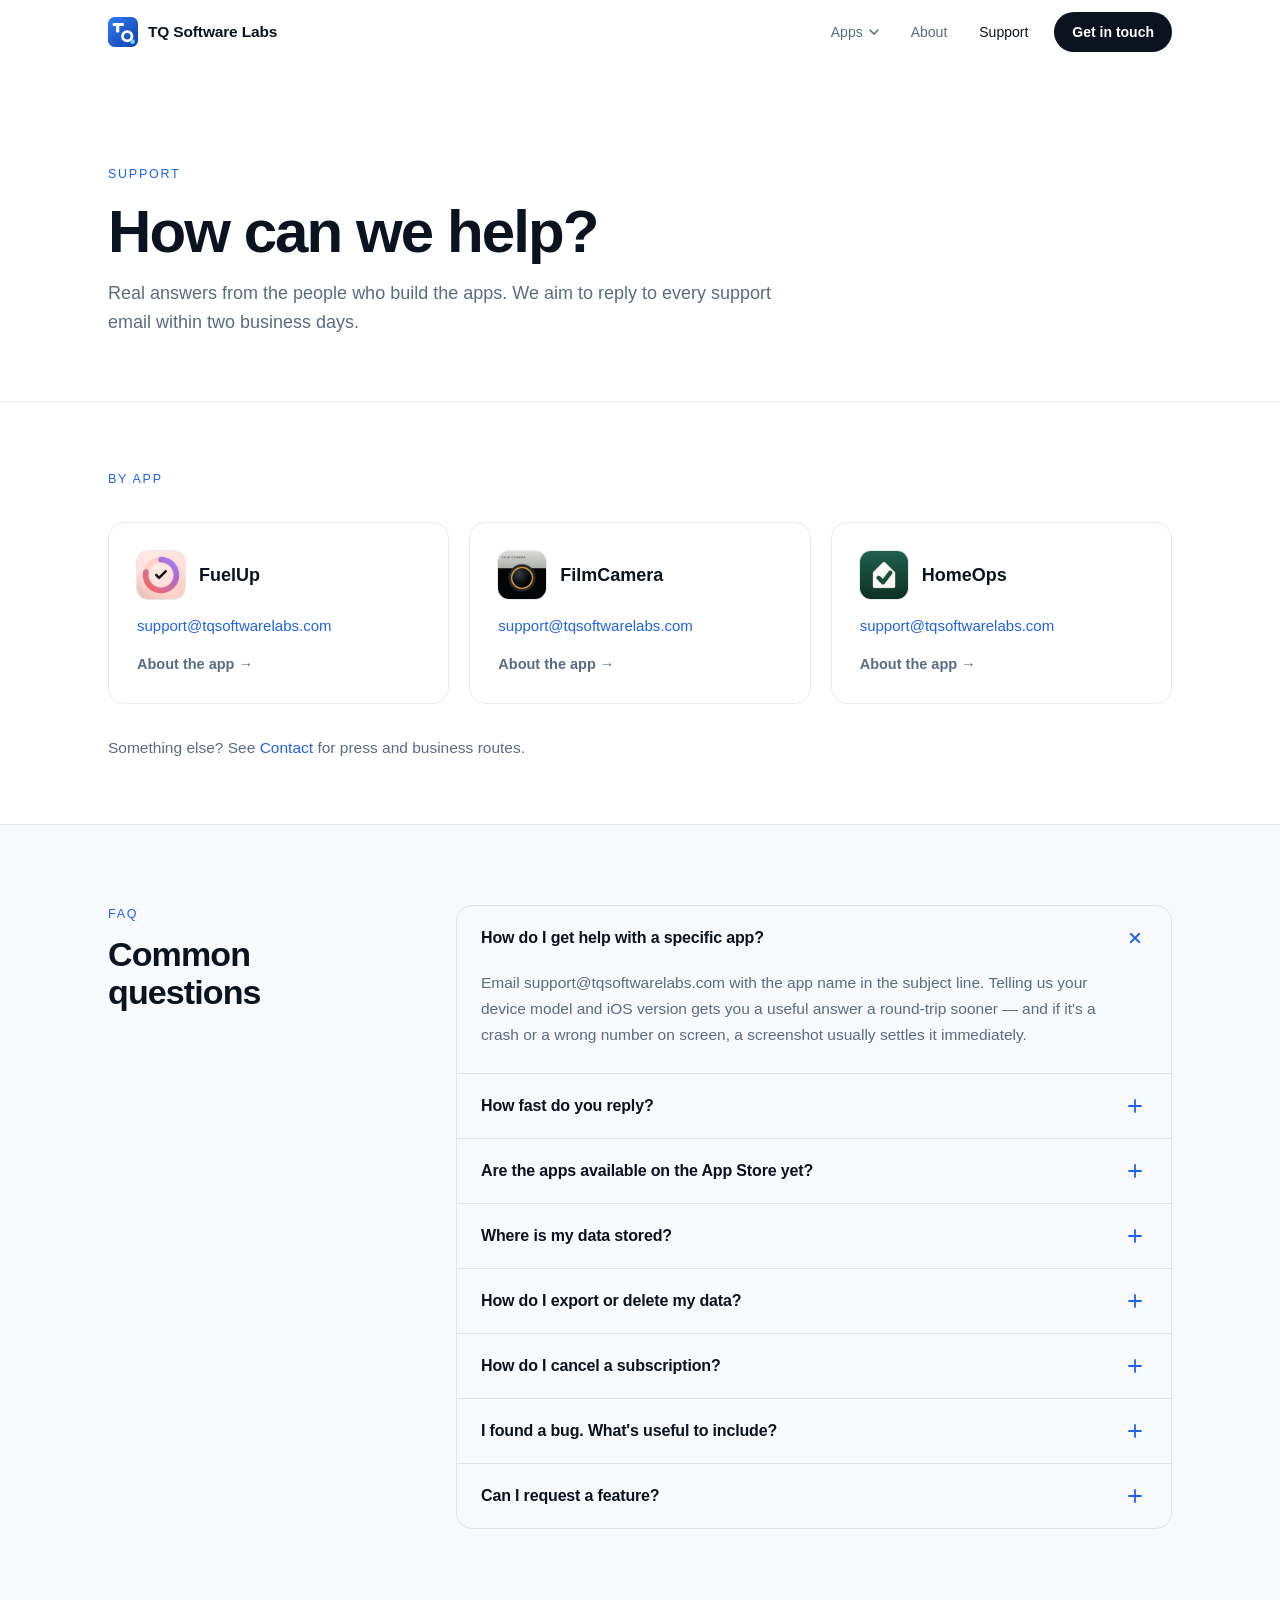
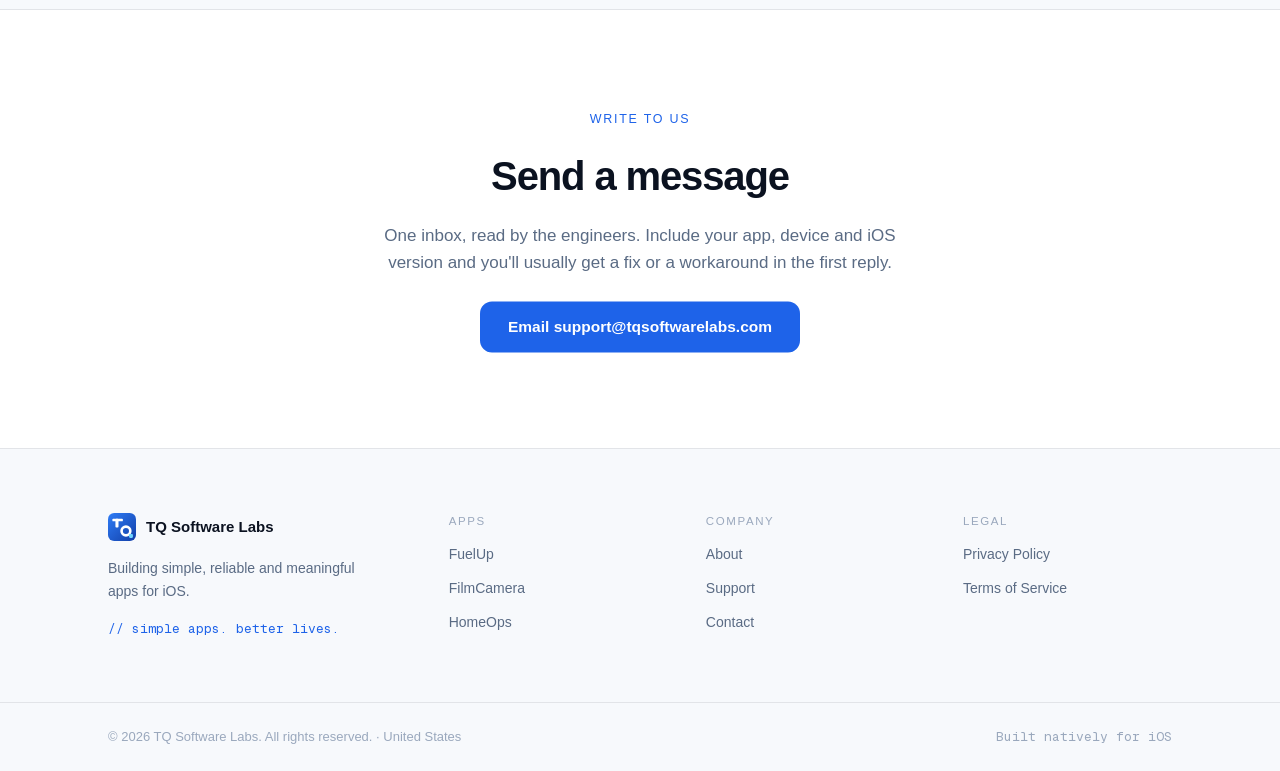
<file: support/index.html>
<!DOCTYPE html><html lang="en"><head><meta charSet="utf-8"/><meta name="viewport" content="width=device-width, initial-scale=1"/><link rel="preload" href="/_next/static/media/797e433ab948586e-s.p.0r6juujl39pe6.woff2" as="font" crossorigin="" type="font/woff2"/><link rel="preload" href="/_next/static/media/caa3a2e1cccd8315-s.p.0wgildi0cnwt9.woff2" as="font" crossorigin="" type="font/woff2"/><link rel="stylesheet" href="/_next/static/chunks/1yf5dc68te_zg.css" data-precedence="next"/><link rel="preload" as="script" fetchPriority="low" href="/_next/static/chunks/3s6nzrbk-8mnv.js"/><script src="/_next/static/chunks/19mx3mg6lkumu.js" async=""></script><script src="/_next/static/chunks/227kwhsrjlnp4.js" async=""></script><script src="/_next/static/chunks/3tcwyjf3sdyt-.js" async=""></script><script src="/_next/static/chunks/turbopack-193tdqrugw4ny.js" async=""></script><script src="/_next/static/chunks/3p4jdoc74nboj.js" async="" crossorigin=""></script><script src="/_next/static/chunks/3d4t3rfsbg89v.js" async="" crossorigin=""></script><script src="/_next/static/chunks/1h5lwbz188cxp.js" async="" crossorigin=""></script><script src="/_next/static/chunks/21wnu7qa-c886.js" async="" crossorigin=""></script><script src="/_next/static/chunks/01wwg2aar-9kt.js" async="" crossorigin=""></script><script src="/_next/static/chunks/0putn2o-zn8pq.js" async="" crossorigin=""></script><title>Support · TQ Software Labs</title><meta name="description" content="Support for FuelUp, FilmCamera and HomeOps. Email the people who build the apps — we aim to reply to every support message within two business days."/><meta name="application-name" content="TQ Software Labs"/><link rel="author" href="https://tqsoftwarelabs.com"/><meta name="author" content="TQ Software Labs"/><meta name="keywords" content="iOS app development,software studio,Swift,SwiftUI,privacy-first apps,FuelUp,FilmCamera,HomeOps,TQ Software Labs"/><meta name="creator" content="TQ Software Labs"/><meta name="publisher" content="TQ Software Labs"/><meta name="robots" content="index, follow"/><link rel="canonical" href="https://tqsoftwarelabs.com/support/"/><meta property="og:title" content="TQ Software Labs — Simple apps. Better lives."/><meta property="og:description" content="TQ Software Labs is an iOS software studio building focused, privacy-first apps for everyday life — well-made tools that meet real needs, without costing what they&#x27;re worth."/><meta property="og:url" content="https://tqsoftwarelabs.com/"/><meta property="og:site_name" content="TQ Software Labs"/><meta property="og:locale" content="en_US"/><meta property="og:type" content="website"/><meta name="twitter:card" content="summary_large_image"/><meta name="twitter:title" content="TQ Software Labs — Simple apps. Better lives."/><meta name="twitter:description" content="TQ Software Labs is an iOS software studio building focused, privacy-first apps for everyday life — well-made tools that meet real needs, without costing what they&#x27;re worth."/><link rel="icon" href="/favicon.svg"/><link rel="apple-touch-icon" href="/favicon.svg"/><meta name="next-size-adjust" content=""/><script type="application/ld+json">{"@context":"https://schema.org","@type":"Organization","name":"TQ Software Labs","url":"https://tqsoftwarelabs.com","slogan":"Simple apps. Better lives.","description":"TQ Software Labs is an iOS software studio building focused, privacy-first apps for everyday life — well-made tools that meet real needs, without costing what they're worth.","foundingDate":"2026","address":{"@type":"PostalAddress","addressCountry":"US"},"contactPoint":[{"@type":"ContactPoint","contactType":"customer support","email":"support@tqsoftwarelabs.com","availableLanguage":"English"},{"@type":"ContactPoint","contactType":"press","email":"press@tqsoftwarelabs.com"},{"@type":"ContactPoint","contactType":"sales","email":"business@tqsoftwarelabs.com"}],"makesOffer":[{"@type":"Offer","itemOffered":{"@type":"SoftwareApplication","name":"FuelUp","operatingSystem":"iOS","applicationCategory":"Health & Fitness","description":"Calories, protein, water and body weight — logged in seconds, stored only on your device."}},{"@type":"Offer","itemOffered":{"@type":"SoftwareApplication","name":"FilmCamera","operatingSystem":"iOS","applicationCategory":"Photo & Video","description":"61 hand-built film looks rendered on-device in Metal — grain, halation and all, with nothing uploaded anywhere."}},{"@type":"Offer","itemOffered":{"@type":"SoftwareApplication","name":"HomeOps","operatingSystem":"iOS","applicationCategory":"Productivity","description":"Assets, documents, warranties and a maintenance plan built around your actual house — with an assistant that answers from your own records."}}]}</script><script src="/_next/static/chunks/0cz1d0mv5g_q7.js" noModule=""></script></head><body class="geist_db8459eb-module__PZ6jEG__variable geist_mono_8d43a2aa-module__8Li5zG__variable antialiased"><div hidden=""><!--$--><!--/$--></div><a href="#main" class="sr-only focus:not-sr-only focus:fixed focus:left-4 focus:top-4 focus:z-[100] focus:rounded-lg focus:bg-ink focus:px-4 focus:py-2.5 focus:text-sm focus:font-semibold focus:text-bg">Skip to content</a><div class="fixed inset-x-0 top-0 z-40 h-0.5 origin-left bg-brand" aria-hidden="true" style="transform:scaleX(0)"></div><header class="sticky top-0 z-50 border-b transition-[background,border-color,box-shadow] duration-300 border-transparent bg-transparent"><nav class="container-tq flex h-16 items-center justify-between" aria-label="Main"><a class="flex items-center gap-2.5" href="/"><span><svg width="30" height="30" viewBox="0 0 64 64" xmlns="http://www.w3.org/2000/svg" role="img" aria-label="TQ Software Labs"><defs><linearGradient id="tq-lg" x1="0" y1="0" x2="1" y2="1"><stop offset="0" stop-color="#2E7CF6"></stop><stop offset="1" stop-color="#123FA8"></stop></linearGradient></defs><rect width="64" height="64" rx="14" fill="url(#tq-lg)"></rect><rect x="10" y="13" width="24" height="6" rx="2" fill="#fff"></rect><rect x="17" y="13" width="7" height="20" rx="2" fill="#fff"></rect><circle cx="41" cy="41" r="10" fill="none" stroke="#fff" stroke-width="6"></circle><rect x="48" y="48" width="9" height="9" rx="2.5" fill="#6FD4FF"></rect></svg></span><span class="text-[15.5px] font-semibold tracking-[-0.01em]">TQ Software Labs</span></a><div class="hidden items-center gap-1 md:flex"><div class="relative"><a class="flex items-center gap-1.5 rounded-full px-3.5 py-2 text-sm font-medium text-muted transition-colors duration-200 hover:text-ink" href="/apps/">Apps<svg width="10" height="6" viewBox="0 0 10 6" fill="none" aria-hidden="true"><path d="M1 1l4 4 4-4" stroke="currentColor" stroke-width="1.6" stroke-linecap="round"></path></svg></a></div><a class="rounded-full px-3.5 py-2 text-sm font-medium transition-colors duration-200 hover:text-ink text-muted" href="/about/">About</a><a class="rounded-full px-3.5 py-2 text-sm font-medium transition-colors duration-200 hover:text-ink text-ink" href="/support/">Support</a><a class="ml-2 rounded-full bg-ink px-4.5 py-2.5 text-sm font-semibold text-bg transition-colors duration-200 hover:bg-brand" href="/contact/">Get in touch</a></div><div class="flex items-center gap-1 md:hidden"><button type="button" aria-label="Open menu" aria-expanded="false" class="grid size-11 cursor-pointer place-items-center rounded-full text-ink"><svg width="20" height="14" viewBox="0 0 20 14" aria-hidden="true"><rect width="20" height="2" rx="1" fill="currentColor" style="transform-origin:10px 1px 0"></rect><rect y="6" width="20" height="2" rx="1" fill="currentColor"></rect><rect y="12" width="20" height="2" rx="1" fill="currentColor" style="transform-origin:10px 13px 0"></rect></svg></button></div></nav></header><main id="main"><div style="opacity:0;transform:translateY(10px)"><header class="border-b border-line"><div class="container-tq flex flex-col gap-4 pb-16 pt-24"><div style="opacity:0;transform:translateY(18px)"><span class="eyebrow text-brand">Support</span></div><div style="opacity:0;transform:translateY(18px)"><h1 class="max-w-4xl text-[clamp(34px,6vw,60px)] font-bold leading-[1.03] tracking-[-0.032em]">How can we help?</h1></div><div style="opacity:0;transform:translateY(18px)"><p class="max-w-2xl text-[18px] leading-[1.62] text-muted">Real answers from the people who build the apps. We aim to reply to every support email within two business days.</p></div></div></header><section class="border-b border-line"><div class="container-tq py-16"><div class="mb-8" style="opacity:0;transform:translateY(18px)"><span class="eyebrow text-brand">By app</span></div><div class="grid gap-5 lg:grid-cols-3"><div style="opacity:0;transform:translateY(18px)"><div class="flex h-full flex-col gap-4 rounded-card border border-line p-7 transition-[border-color,box-shadow] duration-300 hover:border-brand/45 hover:shadow-card"><div class="flex items-center gap-3.5"><img alt="FuelUp app icon" loading="lazy" width="48" height="48" decoding="async" data-nimg="1" class="rounded-[11px] ring-1 ring-line" style="color:transparent" src="/icons/fuelup.png"/><span class="text-[18px] font-semibold">FuelUp</span></div><a href="mailto:support@tqsoftwarelabs.com?subject=FuelUp%20support" class="w-fit text-[15px] font-medium text-brand hover:underline">support@tqsoftwarelabs.com</a><a class="mt-auto text-[14.5px] font-semibold text-muted transition-colors duration-200 hover:text-ink" href="/apps/fuelup/">About the app →</a></div></div><div style="opacity:0;transform:translateY(18px)"><div class="flex h-full flex-col gap-4 rounded-card border border-line p-7 transition-[border-color,box-shadow] duration-300 hover:border-brand/45 hover:shadow-card"><div class="flex items-center gap-3.5"><img alt="FilmCamera app icon" loading="lazy" width="48" height="48" decoding="async" data-nimg="1" class="rounded-[11px] ring-1 ring-line" style="color:transparent" src="/icons/filmcamera.png"/><span class="text-[18px] font-semibold">FilmCamera</span></div><a href="mailto:support@tqsoftwarelabs.com?subject=FilmCamera%20support" class="w-fit text-[15px] font-medium text-brand hover:underline">support@tqsoftwarelabs.com</a><a class="mt-auto text-[14.5px] font-semibold text-muted transition-colors duration-200 hover:text-ink" href="/apps/filmcamera/">About the app →</a></div></div><div style="opacity:0;transform:translateY(18px)"><div class="flex h-full flex-col gap-4 rounded-card border border-line p-7 transition-[border-color,box-shadow] duration-300 hover:border-brand/45 hover:shadow-card"><div class="flex items-center gap-3.5"><img alt="HomeOps app icon" loading="lazy" width="48" height="48" decoding="async" data-nimg="1" class="rounded-[11px] ring-1 ring-line" style="color:transparent" src="/icons/homeops.png"/><span class="text-[18px] font-semibold">HomeOps</span></div><a href="mailto:support@tqsoftwarelabs.com?subject=HomeOps%20support" class="w-fit text-[15px] font-medium text-brand hover:underline">support@tqsoftwarelabs.com</a><a class="mt-auto text-[14.5px] font-semibold text-muted transition-colors duration-200 hover:text-ink" href="/apps/homeops/">About the app →</a></div></div></div><div style="opacity:0;transform:translateY(18px)"><p class="mt-8 text-[15.5px] text-muted">Something else? See<!-- --> <a class="font-medium text-brand hover:underline" href="/contact/">Contact</a> <!-- -->for press and business routes.</p></div></div></section><section class="border-b border-line bg-surface"><div class="container-tq grid gap-12 py-20 lg:grid-cols-[300px_1fr]"><div class="lg:sticky lg:top-28 lg:self-start"><div class="flex flex-col gap-3" style="opacity:0;transform:translateY(18px)"><span class="eyebrow text-brand">FAQ</span><h2 class="text-[clamp(26px,3.6vw,34px)] font-bold leading-[1.12] tracking-[-0.026em]">Common questions</h2></div></div><div style="opacity:0;transform:translateY(18px)"><div class="overflow-hidden rounded-card border border-line"><div class="border-b border-line last:border-b-0"><h3><button type="button" aria-expanded="true" class="flex w-full cursor-pointer items-center justify-between gap-6 px-6 py-5 text-left transition-colors duration-200 hover:bg-surface"><span class="text-[16px] font-semibold tracking-[-0.01em]">How do I get help with a specific app?</span><span class="grid size-6 shrink-0 place-items-center text-brand" aria-hidden="true"><svg width="14" height="14" viewBox="0 0 14 14" fill="none"><path d="M7 1v12M1 7h12" stroke="currentColor" stroke-width="1.8" stroke-linecap="round"></path></svg></span></button></h3><div class="overflow-hidden" style="height:auto;opacity:1"><p class="px-6 pb-6 pr-16 text-[15.5px] leading-[1.7] text-muted">Email support@tqsoftwarelabs.com with the app name in the subject line. Telling us your device model and iOS version gets you a useful answer a round-trip sooner — and if it&#x27;s a crash or a wrong number on screen, a screenshot usually settles it immediately.</p></div></div><div class="border-b border-line last:border-b-0"><h3><button type="button" aria-expanded="false" class="flex w-full cursor-pointer items-center justify-between gap-6 px-6 py-5 text-left transition-colors duration-200 hover:bg-surface"><span class="text-[16px] font-semibold tracking-[-0.01em]">How fast do you reply?</span><span class="grid size-6 shrink-0 place-items-center text-brand" aria-hidden="true"><svg width="14" height="14" viewBox="0 0 14 14" fill="none"><path d="M7 1v12M1 7h12" stroke="currentColor" stroke-width="1.8" stroke-linecap="round"></path></svg></span></button></h3></div><div class="border-b border-line last:border-b-0"><h3><button type="button" aria-expanded="false" class="flex w-full cursor-pointer items-center justify-between gap-6 px-6 py-5 text-left transition-colors duration-200 hover:bg-surface"><span class="text-[16px] font-semibold tracking-[-0.01em]">Are the apps available on the App Store yet?</span><span class="grid size-6 shrink-0 place-items-center text-brand" aria-hidden="true"><svg width="14" height="14" viewBox="0 0 14 14" fill="none"><path d="M7 1v12M1 7h12" stroke="currentColor" stroke-width="1.8" stroke-linecap="round"></path></svg></span></button></h3></div><div class="border-b border-line last:border-b-0"><h3><button type="button" aria-expanded="false" class="flex w-full cursor-pointer items-center justify-between gap-6 px-6 py-5 text-left transition-colors duration-200 hover:bg-surface"><span class="text-[16px] font-semibold tracking-[-0.01em]">Where is my data stored?</span><span class="grid size-6 shrink-0 place-items-center text-brand" aria-hidden="true"><svg width="14" height="14" viewBox="0 0 14 14" fill="none"><path d="M7 1v12M1 7h12" stroke="currentColor" stroke-width="1.8" stroke-linecap="round"></path></svg></span></button></h3></div><div class="border-b border-line last:border-b-0"><h3><button type="button" aria-expanded="false" class="flex w-full cursor-pointer items-center justify-between gap-6 px-6 py-5 text-left transition-colors duration-200 hover:bg-surface"><span class="text-[16px] font-semibold tracking-[-0.01em]">How do I export or delete my data?</span><span class="grid size-6 shrink-0 place-items-center text-brand" aria-hidden="true"><svg width="14" height="14" viewBox="0 0 14 14" fill="none"><path d="M7 1v12M1 7h12" stroke="currentColor" stroke-width="1.8" stroke-linecap="round"></path></svg></span></button></h3></div><div class="border-b border-line last:border-b-0"><h3><button type="button" aria-expanded="false" class="flex w-full cursor-pointer items-center justify-between gap-6 px-6 py-5 text-left transition-colors duration-200 hover:bg-surface"><span class="text-[16px] font-semibold tracking-[-0.01em]">How do I cancel a subscription?</span><span class="grid size-6 shrink-0 place-items-center text-brand" aria-hidden="true"><svg width="14" height="14" viewBox="0 0 14 14" fill="none"><path d="M7 1v12M1 7h12" stroke="currentColor" stroke-width="1.8" stroke-linecap="round"></path></svg></span></button></h3></div><div class="border-b border-line last:border-b-0"><h3><button type="button" aria-expanded="false" class="flex w-full cursor-pointer items-center justify-between gap-6 px-6 py-5 text-left transition-colors duration-200 hover:bg-surface"><span class="text-[16px] font-semibold tracking-[-0.01em]">I found a bug. What&#x27;s useful to include?</span><span class="grid size-6 shrink-0 place-items-center text-brand" aria-hidden="true"><svg width="14" height="14" viewBox="0 0 14 14" fill="none"><path d="M7 1v12M1 7h12" stroke="currentColor" stroke-width="1.8" stroke-linecap="round"></path></svg></span></button></h3></div><div class="border-b border-line last:border-b-0"><h3><button type="button" aria-expanded="false" class="flex w-full cursor-pointer items-center justify-between gap-6 px-6 py-5 text-left transition-colors duration-200 hover:bg-surface"><span class="text-[16px] font-semibold tracking-[-0.01em]">Can I request a feature?</span><span class="grid size-6 shrink-0 place-items-center text-brand" aria-hidden="true"><svg width="14" height="14" viewBox="0 0 14 14" fill="none"><path d="M7 1v12M1 7h12" stroke="currentColor" stroke-width="1.8" stroke-linecap="round"></path></svg></span></button></h3></div></div></div></div></section><section><div class="container-tq flex flex-col items-center gap-6 py-24 text-center"><div style="opacity:0;transform:translateY(18px)"><span class="eyebrow text-brand">Write to us</span></div><div style="opacity:0;transform:translateY(18px)"><h2 class="max-w-2xl text-[clamp(26px,4vw,40px)] font-bold leading-[1.1] tracking-[-0.028em]">Send a message</h2></div><div style="opacity:0;transform:translateY(18px)"><p class="max-w-lg text-[17px] leading-relaxed text-muted">One inbox, read by the engineers. Include your app, device and iOS version and you&#x27;ll usually get a fix or a workaround in the first reply.</p></div><div style="opacity:0;transform:translateY(18px)"><span class="inline-block " style="transform:none"><a class="group relative inline-flex items-center gap-2 overflow-hidden rounded-control px-7 py-3.5 text-[15.5px] font-semibold transition-colors duration-200 bg-brand text-white hover:bg-brand-deep" href="mailto:support@tqsoftwarelabs.com?subject=Support%20request"><span class="relative z-10">Email <!-- -->support@tqsoftwarelabs.com</span><span aria-hidden="true" class="absolute inset-y-0 w-1/3 -skew-x-12 bg-white/15 opacity-0 group-hover:opacity-100" style="animation:tq-sheen 0.9s ease-out"></span></a></span></div></div></section><!--$--><!--/$--></div></main><footer class="border-t border-line bg-surface"><div class="container-tq grid gap-12 py-16 md:grid-cols-[1.4fr_repeat(3,1fr)]"><div class="flex flex-col gap-4"><a class="flex items-center gap-2.5" href="/"><svg width="28" height="28" viewBox="0 0 64 64" xmlns="http://www.w3.org/2000/svg" role="img" aria-label="TQ Software Labs"><defs><linearGradient id="footer-lg" x1="0" y1="0" x2="1" y2="1"><stop offset="0" stop-color="#2E7CF6"></stop><stop offset="1" stop-color="#123FA8"></stop></linearGradient></defs><rect width="64" height="64" rx="14" fill="url(#footer-lg)"></rect><rect x="10" y="13" width="24" height="6" rx="2" fill="#fff"></rect><rect x="17" y="13" width="7" height="20" rx="2" fill="#fff"></rect><circle cx="41" cy="41" r="10" fill="none" stroke="#fff" stroke-width="6"></circle><rect x="48" y="48" width="9" height="9" rx="2.5" fill="#6FD4FF"></rect></svg><span class="text-[15px] font-semibold">TQ Software Labs</span></a><p class="max-w-64 text-sm leading-relaxed text-muted">Building simple, reliable and meaningful apps for iOS.</p><span class="font-mono text-[13px] text-brand">// simple apps. better lives.</span></div><nav class="flex flex-col gap-3.5" aria-label="Apps"><span class="eyebrow text-[11.5px] text-faint">Apps</span><a class="w-fit text-sm text-muted transition-colors duration-200 hover:text-brand" href="/apps/fuelup/">FuelUp</a><a class="w-fit text-sm text-muted transition-colors duration-200 hover:text-brand" href="/apps/filmcamera/">FilmCamera</a><a class="w-fit text-sm text-muted transition-colors duration-200 hover:text-brand" href="/apps/homeops/">HomeOps</a></nav><nav class="flex flex-col gap-3.5" aria-label="Company"><span class="eyebrow text-[11.5px] text-faint">Company</span><a class="w-fit text-sm text-muted transition-colors duration-200 hover:text-brand" href="/about/">About</a><a class="w-fit text-sm text-muted transition-colors duration-200 hover:text-brand" href="/support/">Support</a><a class="w-fit text-sm text-muted transition-colors duration-200 hover:text-brand" href="/contact/">Contact</a></nav><nav class="flex flex-col gap-3.5" aria-label="Legal"><span class="eyebrow text-[11.5px] text-faint">Legal</span><a class="w-fit text-sm text-muted transition-colors duration-200 hover:text-brand" href="/privacy/">Privacy Policy</a><a class="w-fit text-sm text-muted transition-colors duration-200 hover:text-brand" href="/terms/">Terms of Service</a></nav></div><div class="border-t border-line"><div class="container-tq flex flex-col gap-3 py-6 text-[13px] text-faint sm:flex-row sm:items-center sm:justify-between"><span>© <!-- -->2026<!-- --> <!-- -->TQ Software Labs<!-- -->. All rights reserved. · <!-- -->United States</span><span class="font-mono">Built natively for iOS</span></div></div></footer><script src="/_next/static/chunks/3s6nzrbk-8mnv.js" id="_R_" async=""></script><script>(self.__next_f=self.__next_f||[]).push([0])</script><script>self.__next_f.push([1,"1:\"$Sreact.fragment\"\n3:I[56850,[\"/_next/static/chunks/3p4jdoc74nboj.js\",\"/_next/static/chunks/3d4t3rfsbg89v.js\",\"/_next/static/chunks/1h5lwbz188cxp.js\"],\"Nav\"]\n4:I[39756,[\"/_next/static/chunks/3p4jdoc74nboj.js\",\"/_next/static/chunks/3d4t3rfsbg89v.js\",\"/_next/static/chunks/1h5lwbz188cxp.js\"],\"default\"]\n5:I[16868,[\"/_next/static/chunks/3p4jdoc74nboj.js\",\"/_next/static/chunks/3d4t3rfsbg89v.js\",\"/_next/static/chunks/1h5lwbz188cxp.js\",\"/_next/static/chunks/21wnu7qa-c886.js\"],\"default\"]\n6:I[37457,[\"/_next/static/chunks/3p4jdoc74nboj.js\",\"/_next/static/chunks/3d4t3rfsbg89v.js\",\"/_next/static/chunks/1h5lwbz188cxp.js\"],\"default\"]\n7:I[56417,[\"/_next/static/chunks/3p4jdoc74nboj.js\",\"/_next/static/chunks/3d4t3rfsbg89v.js\",\"/_next/static/chunks/1h5lwbz188cxp.js\",\"/_next/static/chunks/01wwg2aar-9kt.js\"],\"HeroBackdrop\"]\n8:I[43494,[\"/_next/static/chunks/3p4jdoc74nboj.js\",\"/_next/static/chunks/3d4t3rfsbg89v.js\",\"/_next/static/chunks/1h5lwbz188cxp.js\",\"/_next/static/chunks/0putn2o-zn8pq.js\"],\"Reveal\"]\n11:I[68027,[\"/_next/static/chunks/3p4jdoc74nboj.js\",\"/_next/static/chunks/3d4t3rfsbg89v.js\",\"/_next/static/chunks/1h5lwbz188cxp.js\"],\"default\",1]\n:HL[\"/_next/static/chunks/1yf5dc68te_zg.css\",\"style\"]\n:HL[\"/_next/static/media/797e433ab948586e-s.p.0r6juujl39pe6.woff2\",\"font\",{\"crossOrigin\":\"\",\"type\":\"font/woff2\"}]\n:HL[\"/_next/static/media/caa3a2e1cccd8315-s.p.0wgildi0cnwt9.woff2\",\"font\",{\"crossOrigin\":\"\",\"type\":\"font/woff2\"}]\n2:T62c,{\"@context\":\"https://schema.org\",\"@type\":\"Organization\",\"name\":\"TQ Software Labs\",\"url\":\"https://tqsoftwarelabs.com\",\"slogan\":\"Simple apps. Better lives.\",\"description\":\"TQ Software Labs is an iOS software studio building focused, privacy-first apps for everyday life — well-made tools that meet real needs, without costing what they're worth.\",\"foundingDate\":\"2026\",\"address\":{\"@type\":\"PostalAddress\",\"addressCountry\":\"US\"},\"contactPoint\":[{\"@type\":\"ContactPoint\",\"contactType\":\"customer support\",\"email\":\"support@tqsoftwarelabs.com\",\"availableLanguage\":\"English\"},{\"@type\":\"ContactPoint\",\"contactType\":\"press\",\"email\":\"press@tqsoftwarelabs.com\"},{\"@type\":\"ContactPoint\",\"contactType\":\"sales\",\"email\":\"business@tqsoftwarelabs.com\"}],\"makesOffer\":[{\"@type\":\"Offer\",\"itemOffered\":{\"@type\":\"SoftwareApplication\",\"name\":\"FuelUp\",\"operatingSystem\":\"iOS\",\"applicationCategory\":\"Health \u0026 Fitness\",\"description\":\"Calories, protein, water and body weight — logged in seconds, stored only on your device.\"}},{\"@type\":\"Offer\",\"itemOffered\":{\"@type\":\"SoftwareApplication\",\"name\":\"FilmCamera\",\"operatingSystem\":\"iOS\",\"applicationCategory\":\"Photo \u0026 Video\",\"description\":\"61 hand-built film looks rendered on-device in Metal — grain, halation and all, with nothing uploaded anywhere.\"}},{\"@type\":\"Offer\",\"itemOffered\":{\"@type\":\"SoftwareApplication\",\"name\":\"HomeOps\",\"operatingSystem\":\"iOS\",\"applicationCategory\":\"Productivity\",\"description\":\"Assets, documents, warranties and a maintenance plan built around your actual house — with an assistant that answers from your own records.\"}}]}f:X\n0:{\"P\":null,\"c\":[\"\",\"support\",\"\"],\"q\":\"\",\"i\":false,\"f\":[[[\"\",{\"children\":[\"support\",{\"children\":[\"__PAGE__\",{},\"$undefined\",\"$undefined\",4608]},\"$undefined\",\"$undefined\",4608]},\"$undefined\",\"$undefined\",4624],[[\"$\",\"$1\",\"c\",{\"children\":[[[\"$\",\"link\",\"0\",{\"rel\":\"stylesheet\",\"href\":\"/_next/static/chunks/1yf5dc68te_zg.css\",\"precedence\":\"next\",\"crossOrigin\":\"$undefined\",\"nonce\":\"$undefined\"}],[\"$\",\"script\",\"script-0\",{\"src\":\"/_next/static/chunks/3p4jdoc74nboj.js\",\"async\":true,\"nonce\":\"$undefined\"}],[\"$\",\"script\",\"script-1\",{\"src\":\"/_next/static/chunks/3d4t3rfsbg89v.js\",\"async\":true,\"nonce\":\"$undefined\"}],[\"$\",\"script\",\"script-2\",{\"src\":\"/_next/static/chunks/1h5lwbz188cxp.js\",\"async\":true,\"nonce\":\"$undefined\"}]],[\"$\",\"html\",null,{\"lang\":\"en\",\"children\":[[\"$\",\"head\",null,{\"children\":[\"$\",\"script\",null,{\"type\":\"application/ld+json\",\"dangerouslySetInnerHTML\":{\"__html\":\"$2\"}}]}],[\"$\",\"body\",null,{\"className\":\"geist_db8459eb-module__PZ6jEG__variable geist_mono_8d43a2aa-module__8Li5zG__variable antialiased\",\"children\":[[\"$\",\"a\",null,{\"href\":\"#main\",\"className\":\"sr-only focus:not-sr-only focus:fixed focus:left-4 focus:top-4 focus:z-[100] focus:rounded-lg focus:bg-ink focus:px-4 focus:py-2.5 focus:text-sm focus:font-semibold focus:text-bg\",\"children\":\"Skip to content\"}],[\"$\",\"$L3\",null,{}],[\"$\",\"main\",null,{\"id\":\"main\",\"children\":[\"$\",\"$L4\",null,{\"parallelRouterKey\":\"children\",\"error\":\"$undefined\",\"errorStyles\":\"$undefined\",\"errorScripts\":\"$undefined\",\"template\":[\"$\",\"$L5\",null,{\"children\":[\"$\",\"$L6\",null,{}]}],\"templateStyles\":[],\"templateScripts\":[[\"$\",\"script\",\"script-0\",{\"src\":\"/_next/static/chunks/21wnu7qa-c886.js\",\"async\":true}]],\"notFound\":[[\"$\",\"section\",null,{\"className\":\"relative overflow-hidden\",\"children\":[[\"$\",\"$L7\",null,{}],[\"$\",\"div\",null,{\"className\":\"container-tq flex min-h-[70vh] flex-col items-center justify-center gap-6 py-24 text-center\",\"children\":[[\"$\",\"$L8\",null,{\"children\":[\"$\",\"span\",null,{\"className\":\"font-mono text-[13px] text-brand\",\"children\":\"// error 404\"}]}],[\"$\",\"$L8\",null,{\"delay\":0.06,\"children\":[\"$\",\"h1\",null,{\"className\":\"text-[clamp(36px,7vw,68px)] font-bold leading-none tracking-[-0.035em]\",\"children\":\"Page not found\"}]}],[\"$\",\"$L8\",null,{\"delay\":0.12,\"children\":[\"$\",\"p\",null,{\"className\":\"max-w-md text-[17px] leading-relaxed text-muted\",\"children\":\"This page doesn't exist — or it shipped in a different build. Try one of these instead.\"}]}],[\"$\",\"$L8\",null,{\"delay\":0.18,\"children\":[\"$\",\"div\",null,{\"className\":\"flex flex-wrap justify-center gap-3.5\",\"children\":[\"$L9\",\"$La\",\"$Lb\"]}]}]]}]]}],[]],\"forbidden\":\"$undefined\",\"unauthorized\":\"$undefined\"}]}],\"$Lc\"]}]]}]]}],{\"children\":[\"$Ld\",{\"children\":[\"$Le\",{},null,false,null]},null,false,\"$f\"]},null,false,null],\"$L10\",false]],\"m\":\"$undefined\",\"G\":[\"$11\",[\"$L12\"]],\"S\":true,\"h\":null,\"r\":\"$undefined\",\"s\":\"$undefined\",\"a\":\"$undefined\",\"l\":\"$undefined\",\"p\":\"$undefined\",\"d\":\"$undefined\",\"b\":\"vIkppwYBYMT7AY4iXPSLD\"}\n13:I[43494,[\"/_next/static/chunks/3p4jdoc74nboj.js\",\"/_next/static/chunks/3d4t3rfsbg89v.js\",\"/_next/static/chunks/1h5lwbz188cxp.js\",\"/_next/static/chunks/0putn2o-zn8pq.js\"],\"Magnetic\"]\n14:I[22016,[\"/_next/static/chunks/3p4jdoc74nboj.js\",\"/_next/static/chunks/3d4t3rfsbg89v.js\",\"/_next/static/chunks/1h5lwbz188cxp.js\",\"/_next/static/chunks/0putn2o-zn8pq.js\"],\"\"]\n15:I[85437,[\"/_next/static/chunks/3p4jdoc74nboj.js\",\"/_next/static/chunks/3d4t3rfsbg89v.js\",\"/_next/static/chunks/1h5lwbz188cxp.js\",\"/_next/static/chunks/0putn2o-zn8pq.js\"],\"Image\"]\n1b:I[97367,[\"/_next/static/chunks/3p4jdoc74nboj.js\",\"/_next/static/chunks/3d4t3rfsbg89v.js\",\"/_next/static/chunks/1h5lwbz188cxp.js\"],\"ViewportBoundary\"]\n1d:I[97367,[\"/_next/static/chunks/3p4jdoc74nboj.js\",\"/_next/static/chunks/3d4t3rfsbg89v.js\",\"/_next/static/chunks/1h5lwbz188cxp.js\"],\"MetadataBoundary\"]\n1e:\"$Sreact.suspense\"\n9:[\"$\",\"$L13\",null,{\"children\":[\"$\",\"$L14\",null,{\"href\":\"/\",\"className\":\"group relative inline-flex items-center gap-2 overflow-hidden rounded-control px-7 py-3.5 text-[15.5px] font-semibold transition-colors duration-200 bg-brand text-white hover:bg-brand-deep\",\"children\":[[\"$\",\"span\",null,{\"className\":\"relative z-10\",\"children\":\"Home\"}],[\"$\",\"span\",null,{\"aria-hidden\":\"true\",\"className\":\"absolute inset-y-0 w-1/3 -skew-x-12 bg-white/15 opacity-0 group-hover:opacity-100\",\"style\":{\"animation\":\"tq-sheen 0.9s ease-out\"}}]]}]}]\na:[\"$\",\"$L13\",null,{\"children\":[\"$\",\"$L14\",null,{\"href\":\"/apps\",\"className\":\"group relative inline-flex items-center gap-2 overflow-hidden rounded-control px-7 py-3.5 text-[15.5px] font-semibold transition-colors duration-200 border border-line-strong text-ink hover:border-brand hover:text-brand\",\"children\":[[\"$\",\"span\",null,{\"className\":\"relative z-10\",\"children\":\"Our apps\"}],[\"$\",\"span\",null,{\"aria-hidden\":\"true\",\"className\":\"absolute inset-y-0 w-1/3 -skew-x-12 bg-white/15 opacity-0 group-hover:opacity-100\",\"style\":{\"animation\":\"tq-sheen 0.9s ease-out\"}}]]}]}]\nb:[\"$\",\"$L14\",null,{\"href\":\"/support\",\"className\":\"inline-flex items-center px-4 py-3.5 text-[15.5px] font-semibold text-muted hover:text-ink\",\"children\":\"Support\"}]\nc:[\"$\",\"footer\",null,{\"className\":\"border-t border-line bg-surface\",\"children\":[[\"$\",\"div\",null,{\"className\":\"container-tq grid gap-12 py-16 md:grid-cols-[1.4fr_repeat(3,1fr)]\",\"children\":[[\"$\",\"div\",null,{\"className\":\"flex flex-col gap-4\",\"children\":[[\"$\",\"$L14\",null,{\"href\":\"/\",\"className\":\"flex items-center gap-2.5\",\"children\":[[\"$\",\"svg\",null,{\"width\":28,\"height\":28,\"viewBox\":\"0 0 64 64\",\"xmlns\":\"http://www.w3.org/2000/svg\",\"role\":\"img\",\"aria-label\":\"TQ Software Labs\",\"children\":[[\"$\",\"defs\",null,{\"children\":[\"$\",\"linearGradient\",null,{\"id\":\"footer-lg\",\"x1\":\"0\",\"y1\":\"0\",\"x2\":\"1\",\"y2\":\"1\",\"children\":[[\"$\",\"stop\",null,{\"offset\":\"0\",\"stopColor\":\"#2E7CF6\"}],[\"$\",\"stop\",null,{\"offset\":\"1\",\"stopColor\":\"#123FA8\"}]]}]}],[\"$\",\"rect\",null,{\"width\":\"64\",\"height\":\"64\",\"rx\":\"14\",\"fill\":\"url(#footer-lg)\"}],[\"$\",\"rect\",null,{\"x\":\"10\",\"y\":\"13\",\"width\":\"24\",\"height\":\"6\",\"rx\":\"2\",\"fill\":\"#fff\"}],[\"$\",\"rect\",null,{\"x\":\"17\",\"y\":\"13\",\"width\":\"7\",\"height\":\"20\",\"rx\":\"2\",\"fill\":\"#fff\"}],[\"$\",\"circle\",null,{\"cx\":\"41\",\"cy\":\"41\",\"r\":\"10\",\"fill\":\"none\",\"stroke\":\"#fff\",\"strokeWidth\":\"6\"}],[\"$\",\"rect\",null,{\"x\":\"48\",\"y\":\"48\",\"width\":\"9\",\"height\":\"9\",\"rx\":\"2.5\",\"fill\":\"#6FD4FF\"}]]}],[\"$\",\"span\",null,{\"className\":\"text-[15px] font-semibold\",\"children\":\"TQ Software Labs\"}]]}],[\"$\",\"p\",null,{\"className\":\"max-w-64 text-sm leading-relaxed text-muted\",\"children\":\"Building simple, reliable and meaningful apps for iOS.\"}],[\"$\",\"span\",null,{\"className\":\"font-mono text-[13px] text-brand\",\"children\":\"// simple apps. better lives.\"}]]}],[[\"$\",\"nav\",\"Apps\",{\"className\":\"flex flex-col gap-3.5\",\"aria-label\":\"Apps\",\"children\":[[\"$\",\"span\",null,{\"className\":\"eyebrow text-[11.5px] text-faint\",\"children\":\"Apps\"}],[[\"$\",\"$L14\",\"/apps/fuelup\",{\"href\":\"/apps/fuelup\",\"className\":\"w-fit text-sm text-muted transition-colors duration-200 hover:text-brand\",\"children\":\"FuelUp\"}],[\"$\",\"$L14\",\"/apps/filmcamera\",{\"href\":\"/apps/filmcamera\",\"className\":\"w-fit text-sm text-muted transition-colors duration-200 hover:text-brand\",\"children\":\"FilmCamera\"}],[\"$\",\"$L14\",\"/apps/homeops\",{\"href\":\"/apps/homeops\",\"className\":\"w-fit text-sm text-muted transition-colors duration-200 hover:text-brand\",\"children\":\"HomeOps\"}]]]}],[\"$\",\"nav\",\"Company\",{\"className\":\"flex flex-col gap-3.5\",\"aria-label\":\"Company\",\"children\":[[\"$\",\"span\",null,{\"className\":\"eyebrow text-[11.5px] text-faint\",\"children\":\"Company\"}],[[\"$\",\"$L14\",\"/about\",{\"href\":\"/about\",\"className\":\"w-fit text-sm text-muted transition-colors duration-200 hover:text-brand\",\"children\":\"About\"}],[\"$\",\"$L14\",\"/support\",{\"href\":\"/support\",\"className\":\"w-fit text-sm text-muted transition-colors duration-200 hover:text-brand\",\"children\":\"Support\"}],[\"$\",\"$L14\",\"/contact\",{\"href\":\"/contact\",\"className\":\"w-fit text-sm text-muted transition-colors duration-200 hover:text-brand\",\"children\":\"Contact\"}]]]}],[\"$\",\"nav\",\"Legal\",{\"className\":\"flex flex-col gap-3.5\",\"aria-label\":\"Legal\",\"children\":[[\"$\",\"span\",null,{\"className\":\"eyebrow text-[11.5px] text-faint\",\"children\":\"Legal\"}],[[\"$\",\"$L14\",\"/privacy\",{\"href\":\"/privacy\",\"className\":\"w-fit text-sm text-muted transition-colors duration-200 hover:text-brand\",\"children\":\"Privacy Policy\"}],[\"$\",\"$L14\",\"/terms\",{\"href\":\"/terms\",\"className\":\"w-fit text-sm text-muted transition-colors duration-200 hover:text-brand\",\"children\":\"Terms of Service\"}]]]}]]]}],[\"$\",\"div\",null,{\"className\":\"border-t border-line\",\"children\":[\"$\",\"div\",null,{\"className\":\"container-tq flex flex-col gap-3 py-6 text-[13px] text-faint sm:flex-row sm:items-center sm:justify-between\",\"children\":[[\"$\",\"span\",null,{\"children\":[\"© \",\"2026\",\" \",\"TQ Software Labs\",\". All rights reserved. · \",\"United States\"]}],[\"$\",\"span\",null,{\"className\":\"font-mono\",\"children\":\"Built natively for iOS\"}]]}]}]]}]\nd:[\"$\",\"$1\",\"c\",{\"children\":[null,[\"$\",\"$L4\",null,{\"parallelRouterKey\":\"children\",\"error\":\"$undefined\",\"errorStyles\":\"$undefined\",\"errorScripts\":\"$undefined\",\"template\":[\"$\",\"$L6\",null,{}],\"templateStyles\":\"$undefined\",\"templateScripts\":\"$undefined\",\"notFound\":\"$undefined\",\"forbidden\":\"$undefined\",\"unauthorized\":\"$undefined\"}]]}]\ne:[\"$\",\"$1\",\"c\",{\"children\":[[[\"$\",\"header\",null,{\"className\":\"border-b border-line\",\"children\":[\"$\",\"div\",null,{\"className\":\"container-tq flex flex-col gap-4 pb-16 pt-24\",\"children\":[[\"$\",\"$L8\",null,{\"children\":[\"$\",\"span\",null,{\"className\":\"eyebrow text-brand\",\"children\":\"Support\"}]}],[\"$\",\"$L8\",null,{\"delay\":0.06,\"children\":[\"$\",\"h1\",null,{\"className\":\"max-w-4xl text-[clamp(34px,6vw,60px)] font-bold leading-[1.03] tracking-[-0.032em]\",\"children\":\"How can we help?\"}]}],[\"$\",\"$L8\",null,{\"delay\":0.12,\"children\":[\"$\",\"p\",null,{\"className\":\"max-w-2xl text-[18px] leading-[1.62] text-muted\",\"children\":\"Real answers from the people who build the apps. We aim to reply to every support email within two business days.\"}]}]]}]}],[\"$\",\"section\",null,{\"className\":\"border-b border-line\",\"children\":[\"$\",\"div\",null,{\"className\":\"container-tq py-16\",\"children\":[[\"$\",\"$L8\",null,{\"className\":\"mb-8\",\"children\":[\"$\",\"span\",null,{\"className\":\"eyebrow text-brand\",\"children\":\"By app\"}]}],[\"$\",\"div\",null,{\"className\":\"grid gap-5 lg:grid-cols-3\",\"children\":[[\"$\",\"$L8\",\"fuelup\",{\"delay\":0,\"children\":[\"$\",\"div\",null,{\"className\":\"flex h-full flex-col gap-4 rounded-card border border-line p-7 transition-[border-color,box-shadow] duration-300 hover:border-brand/45 hover:shadow-card\",\"children\":[[\"$\",\"div\",null,{\"className\":\"flex items-center gap-3.5\",\"children\":[[\"$\",\"$L15\",null,{\"src\":\"/icons/fuelup.png\",\"alt\":\"FuelUp app icon\",\"width\":48,\"height\":48,\"className\":\"rounded-[11px] ring-1 ring-line\"}],[\"$\",\"span\",null,{\"className\":\"text-[18px] font-semibold\",\"children\":\"FuelUp\"}]]}],[\"$\",\"a\",null,{\"href\":\"mailto:support@tqsoftwarelabs.com?subject=FuelUp%20support\",\"className\":\"w-fit text-[15px] font-medium text-brand hover:underline\",\"children\":\"support@tqsoftwarelabs.com\"}],[\"$\",\"$L14\",null,{\"href\":\"/apps/fuelup\",\"className\":\"mt-auto text-[14.5px] font-semibold text-muted transition-colors duration-200 hover:text-ink\",\"children\":\"About the app →\"}]]}]}],[\"$\",\"$L8\",\"filmcamera\",{\"delay\":0.07,\"children\":[\"$\",\"div\",null,{\"className\":\"flex h-full flex-col gap-4 rounded-card border border-line p-7 transition-[border-color,box-shadow] duration-300 hover:border-brand/45 hover:shadow-card\",\"children\":[[\"$\",\"div\",null,{\"className\":\"flex items-center gap-3.5\",\"children\":[[\"$\",\"$L15\",null,{\"src\":\"/icons/filmcamera.png\",\"alt\":\"FilmCamera app icon\",\"width\":48,\"height\":48,\"className\":\"rounded-[11px] ring-1 ring-line\"}],[\"$\",\"span\",null,{\"className\":\"text-[18px] font-semibold\",\"children\":\"FilmCamera\"}]]}],[\"$\",\"a\",null,{\"href\":\"mailto:support@tqsoftwarelabs.com?subject=FilmCamera%20support\",\"className\":\"w-fit text-[15px] font-medium text-brand hover:underline\",\"children\":\"support@tqsoftwarelabs.com\"}],[\"$\",\"$L14\",null,{\"href\":\"/apps/filmcamera\",\"className\":\"mt-auto text-[14.5px] font-semibold text-muted transition-colors duration-200 hover:text-ink\",\"children\":\"About the app →\"}]]}]}],[\"$\",\"$L8\",\"homeops\",{\"delay\":0.14,\"children\":[\"$\",\"div\",null,{\"className\":\"flex h-full flex-col gap-4 rounded-card border border-line p-7 transition-[border-color,box-shadow] duration-300 hover:border-brand/45 hover:shadow-card\",\"children\":[[\"$\",\"div\",null,{\"className\":\"flex items-center gap-3.5\",\"children\":[[\"$\",\"$L15\",null,{\"src\":\"/icons/homeops.png\",\"alt\":\"HomeOps app icon\",\"width\":48,\"height\":48,\"className\":\"rounded-[11px] ring-1 ring-line\"}],[\"$\",\"span\",null,{\"className\":\"text-[18px] font-semibold\",\"children\":\"HomeOps\"}]]}],[\"$\",\"a\",null,{\"href\":\"mailto:support@tqsoftwarelabs.com?subject=HomeOps%20support\",\"className\":\"w-fit text-[15px] font-medium text-brand hover:underline\",\"children\":\"support@tqsoftwarelabs.com\"}],[\"$\",\"$L14\",null,{\"href\":\"/apps/homeops\",\"className\":\"mt-auto text-[14.5px] font-semibold text-muted transition-colors duration-200 hover:text-ink\",\"children\":\"About the app →\"}]]}]}]]}],[\"$\",\"$L8\",null,{\"delay\":0.1,\"children\":[\"$\",\"p\",null,{\"className\":\"mt-8 text-[15.5px] text-muted\",\"children\":[\"Something else? See\",\" \",[\"$\",\"$L14\",null,{\"href\":\"/contact\",\"className\":\"font-medium text-brand hover:underline\",\"children\":\"Contact\"}],\" \",\"for press and business routes.\"]}]}]]}]}],[\"$\",\"section\",null,{\"className\":\"border-b border-line bg-surface\",\"children\":[\"$\",\"div\",null,{\"className\":\"container-tq grid gap-12 py-20 lg:grid-cols-[300px_1fr]\",\"children\":[\"$L16\",\"$L17\"]}]}],\"$L18\"],[\"$L19\"],\"$L1a\"]}]\n10:[\"$\",\"$1\",\"h\",{\"children\":[null,[\"$\",\"$L1b\",null,{\"children\":\"$L1c\"}],[\"$\",\"div\",null,{\"hidden\":true,\"children\":[\"$\",\"$L1d\",null,{\"children\":[\"$\",\"$1e\",null,{\"name\":\"Next.Metadata\",\"children\":\"$L1f\"}]}]}],[\"$\",\"meta\",null,{\"name\":\"next-size-adjust\",\"content\":\"\"}]]}]\n12:[\"$\",\"link\",\"0\",{\"rel\":\"stylesheet\",\"href\":\"/_next/static/chunks/1yf5dc68te_zg.css\",\"precedence\":\"next\",\"crossOrigin\":\"$undefined\",\"nonce\":\"$undefined\"}]\n20:I[69764,[\"/_next/static/chunks/3p4jdoc74nboj.js\",\"/_next/static/chunks/3d4t3rfsbg89v.js\",\"/_next/static/chunks/1h5lwbz188cxp.js\",\"/_next/static/chunks/0putn2o-zn8pq.js\"],\"Faq\"]\n21:I[97367,[\"/_next/static/chunks/3p4jdoc74nboj.js\",\"/_next/static/chunks/3d4t3rfsbg89v.js\",\"/_next/static/chunks/1h5lwbz188cxp.js\"],\"OutletBoundary\"]\nf:C\n16:[\"$\",\"div\",null,{\"className\":\"lg:sticky lg:top-28 lg:self-start\",\"children\":[\"$\",\"$L8\",null,{\"className\":\"flex flex-col gap-3\",\"children\":[[\"$\",\"span\",null,{\"className\":\"eyebrow text-brand\",\"children\":\"FAQ\"}],[\"$\",\"h2\",null,{\"className\":\"text-[clamp(26px,3.6vw,34px)] font-bold leading-[1.12] tracking-[-0.026em]\",\"children\":\"Common questions\"}]]}]}]\n17:[\"$\",\"$L8\",null,{\"delay\":0.06,\"children\":[\"$\",\"$L20\",null,{\"items\":[{\"q\":\"How do I get help with a specific app?\",\"a\":\"Email support@tqsoftwarelabs.com with the app name in the subject line. Telling us your device model and iOS version gets you a useful answer a round-trip sooner — and if it's a crash or a wrong number on screen, a screenshot usually settles it immediately.\"},{\"q\":\"How fast do you reply?\",\"a\":\"We aim to reply to every support email within two business days. Messages go to the people who build the apps, not to a ticket queue that routes them somewhere else.\"},{\"q\":\"Are the apps available on the App Store yet?\",\"a\":\"Not yet. All three are in active development and will be announced on our apps page as they reach the App Store. If you'd like early access, say so in an email and tell us which app.\"},{\"q\":\"Where is my data stored?\",\"a\":\"On your device. None of our apps require an account, and we run no servers that hold your content. The one documented exception is HomeOps' optional AI assistant, which sends your question and a compact summary of the relevant records to our AI provider to generate an answer — never your raw files. Everything else works offline.\"},{\"q\":\"How do I export or delete my data?\",\"a\":\"Every app has export and permanent deletion in its own settings. Because there are no accounts and no servers holding your content, deleting in the app is the deletion — there is nothing left on our end to remove.\"},{\"q\":\"How do I cancel a subscription?\",\"a\":\"Subscriptions are billed by Apple, so you cancel in Settings → your Apple Account → Subscriptions. Cancelling never locks you out of data you already entered — we don't paywall your own records.\"},{\"q\":\"I found a bug. What's useful to include?\",\"a\":\"What you did, what you expected, what happened instead, plus your device and iOS version. If it reproduces, the steps that reproduce it are worth more than anything else you can send us.\"},{\"q\":\"Can I request a feature?\",\"a\":\"Yes, and we read all of them. We ship deliberately, so not every request lands — but the ones that keep arriving from different people tend to end up in a spec.\"}]}]}]\n18:[\"$\",\"section\",null,{\"children\":[\"$\",\"div\",null,{\"className\":\"container-tq flex flex-col items-center gap-6 py-24 text-center\",\"children\":[[\"$\",\"$L8\",null,{\"children\":[\"$\",\"span\",null,{\"className\":\"eyebrow text-brand\",\"children\":\"Write to us\"}]}],[\"$\",\"$L8\",null,{\"delay\":0.06,\"children\":[\"$\",\"h2\",null,{\"className\":\"max-w-2xl text-[clamp(26px,4vw,40px)] font-bold leading-[1.1] tracking-[-0.028em]\",\"children\":\"Send a message\"}]}],[\"$\",\"$L8\",null,{\"delay\":0.12,\"children\":[\"$\",\"p\",null,{\"className\":\"max-w-lg text-[17px] leading-relaxed text-muted\",\"children\":\"One inbox, read by the engineers. Include your app, device and iOS version and you'll usually get a fix or a workaround in the first reply.\"}]}],[\"$\",\"$L8\",null,{\"delay\":0.18,\"children\":[\"$\",\"$L13\",null,{\"children\":[\"$\",\"$L14\",null,{\"href\":\"mailto:support@tqsoftwarelabs.com?subject=Support%20request\",\"className\":\"group relative inline-flex items-center gap-2 overflow-hidden rounded-control px-7 py-3.5 text-[15.5px] font-semibold transition-colors duration-200 bg-brand text-white hover:bg-brand-deep\",\"children\":[[\"$\",\"span\",null,{\"className\":\"relative z-10\",\"children\":[\"Email \",\"support@tqsoftwarelabs.com\"]}],[\"$\",\"span\",null,{\"aria-hidden\":\"true\",\"className\":\"absolute inset-y-0 w-1/3 -skew-x-12 bg-white/15 opacity-0 group-hover:opacity-100\",\"style\":{\"animation\":\"tq-sheen 0.9s ease-out\"}}]]}]}]}]]}]}]\n19:[\"$\",\"script\",\"script-0\",{\"src\":\"/_next/static/chunks/0putn2o-zn8pq.js\",\"async\":true,\"nonce\":\"$undefined\"}]\n1a:[\"$\",\"$L21\",null,{\"children\":[\"$\",\"$1e\",null,{\"name\":\"Next.MetadataOutlet\",\"children\":\"$@22\"}]}]\n1c:[[\"$\",\"meta\",\"0\",{\"charSet\":\"utf-8\"}],[\"$\",\"meta\",\"1\",{\"name\":\"viewport\",\"content\":\"width=device-width, initial-scale=1\"}]]\n23:I[27201,[\"/_next/static/chunks/3p4jdoc74nboj.js\",\"/_next/static/chunks/3d4t3rfsbg89v.js\",\"/_next/static/chunks/1h5lwbz188cxp.js\"],\"IconMark\"]\n1f:[[\"$\",\"title\",\"0\",{\"children\":\"Support · TQ Software Labs\"}],[\"$\",\"meta\",\"1\",{\"name\":\"description\",\"content\":\"Support for FuelUp, FilmCamera and HomeOps. Email the people who build the apps — we aim to reply to every support message within two business days.\"}],[\"$\",\"meta\",\"2\",{\"name\":\"application-name\",\"content\":\"TQ Software Labs\"}],[\"$\",\"link\",\"3\",{\"rel\":\"author\",\"href\":\"https://tqsoftwarelabs.com\"}],[\"$\",\"meta\",\"4\",{\"name\":\"author\",\"content\":\"TQ Software Labs\"}],[\"$\",\"meta\",\"5\",{\"name\":\"keywords\",\"content\":\"iOS app development,software studio,Swift,SwiftUI,privacy-first apps,FuelUp,FilmCamera,HomeOps,TQ Software Labs\"}],[\"$\",\"meta\",\"6\",{\"name\":\"creator\",\"content\":\"TQ Software Labs\"}],[\"$\",\"meta\",\"7\",{\"name\":\"publisher\",\"content\":\"TQ Software Labs\"}],[\"$\",\"meta\",\"8\",{\"name\":\"robots\",\"content\":\"index, follow\"}],[\"$\",\"link\",\"9\",{\"rel\":\"canonical\",\"href\":\"https://tqsoftwarelabs.com/support/\"}],[\"$\",\"meta\",\"10\",{\"property\":\"og:title\",\"content\":\"TQ Software Labs — Simple apps. Better lives.\"}],[\"$\",\"meta\",\"11\",{\"property\":\"og:description\",\"content\":\"TQ Software Labs is an iOS software studio building focused, privacy-first apps for everyday life — well-made tools that meet real needs, without costing what they're worth.\"}],[\"$\",\"meta\",\"12\",{\"property\":\"og:url\",\"content\":\"https://tqsoftwarelabs.com/\"}],[\"$\",\"meta\",\"13\",{\"property\":\"og:site_name\",\"content\":\"TQ Software Labs\"}],[\"$\",\"meta\",\"14\",{\"property\":\"og:locale\",\"content\":\"en_US\"}],[\"$\",\"meta\",\"15\",{\"property\":\"og:type\",\"content\":\"website\"}],[\"$\",\"meta\",\"16\",{\"name\":\"twitter:card\",\"content\":\"summary_large_image\"}],[\"$\",\"meta\",\"17\",{\"name\":\"twitter:title\",\"content\":\"TQ Software Labs — Simple apps. Better lives.\"}],[\"$\",\"meta\",\"18\",{\"name\":\"twitter:description\",\"content\":\"TQ Software Labs is an iOS software studio building focused, privacy-first apps for everyday life — well-made tools that meet real needs, without costing what they're worth.\"}],[\"$\",\"link\",\"19\",{\"rel\":\"icon\",\"href\":\"/favicon.svg\"}],[\"$\",\"link\",\"20\",{\"rel\":\"apple-touch-icon\",\"href\":\"/favicon.svg\"}],[\"$\",\"$L23\",\"21\",{}]]\n22:null\n"])</script></body></html>
</file>
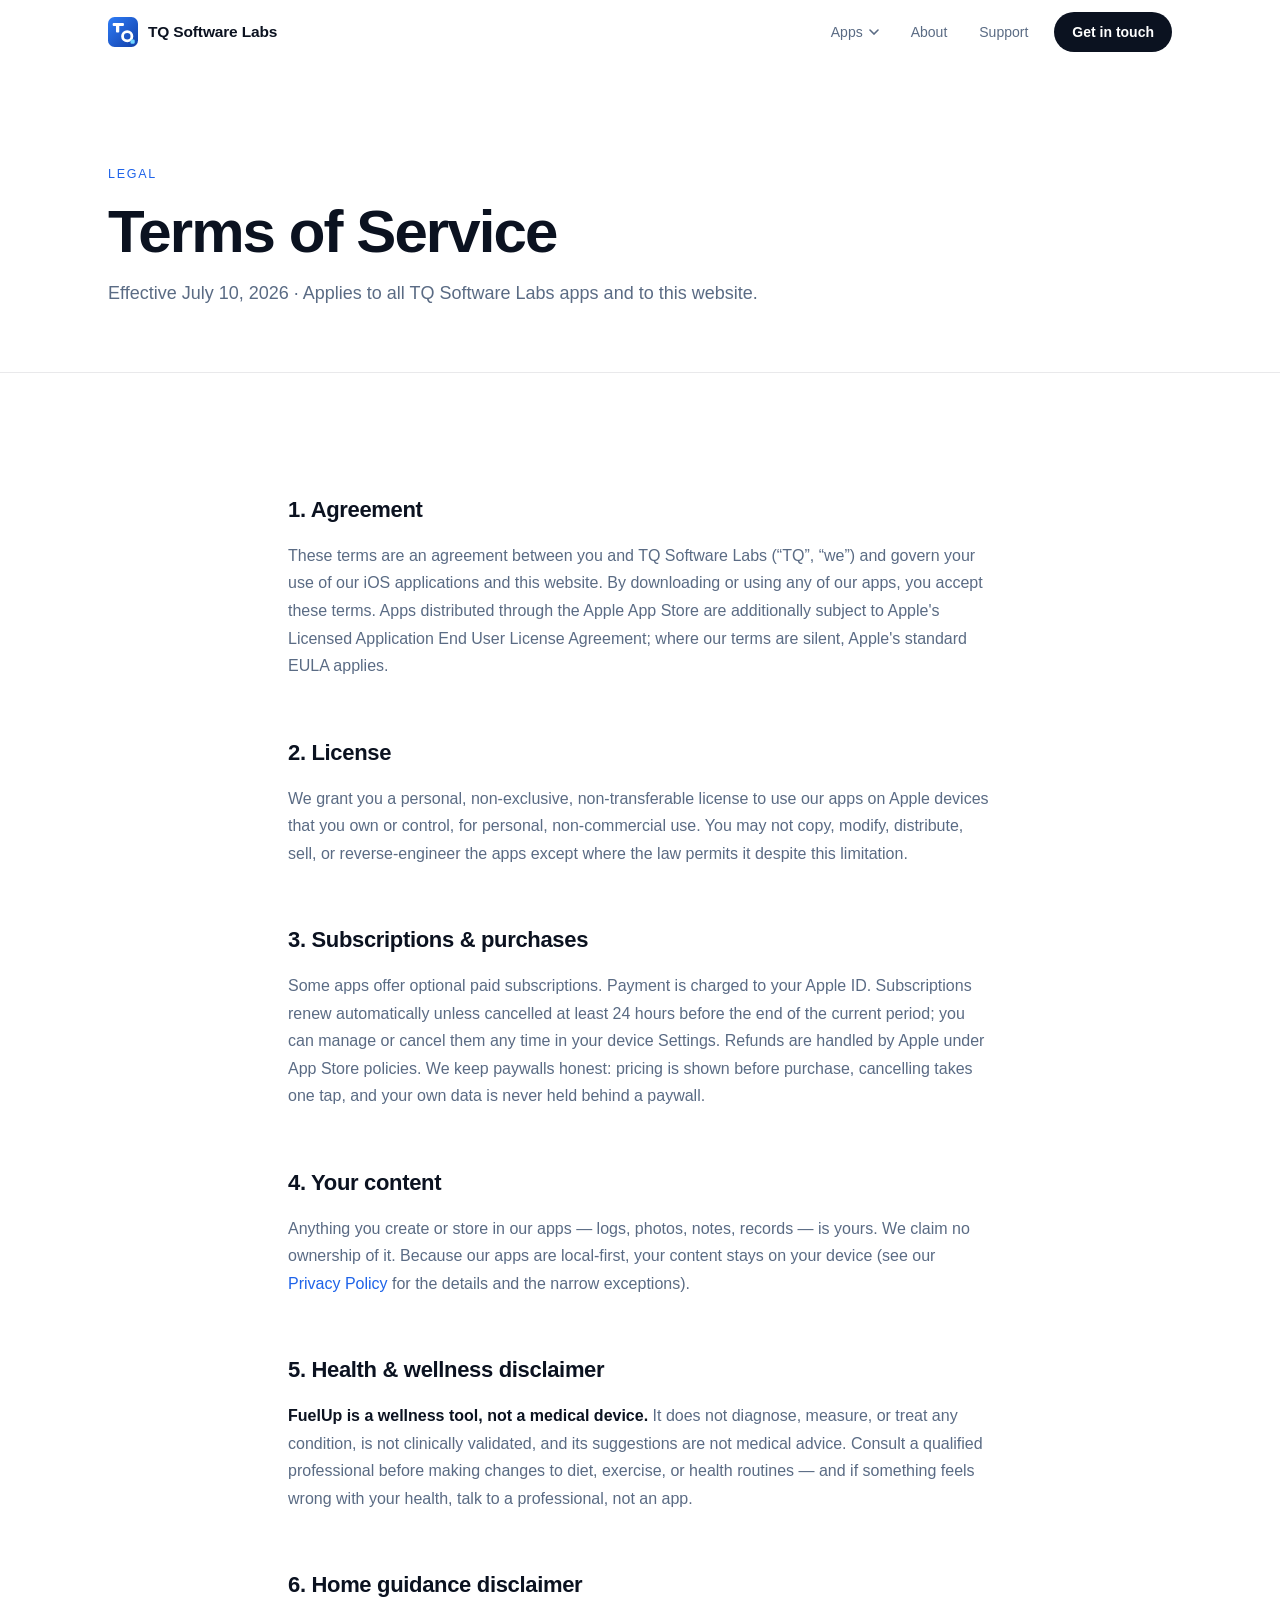
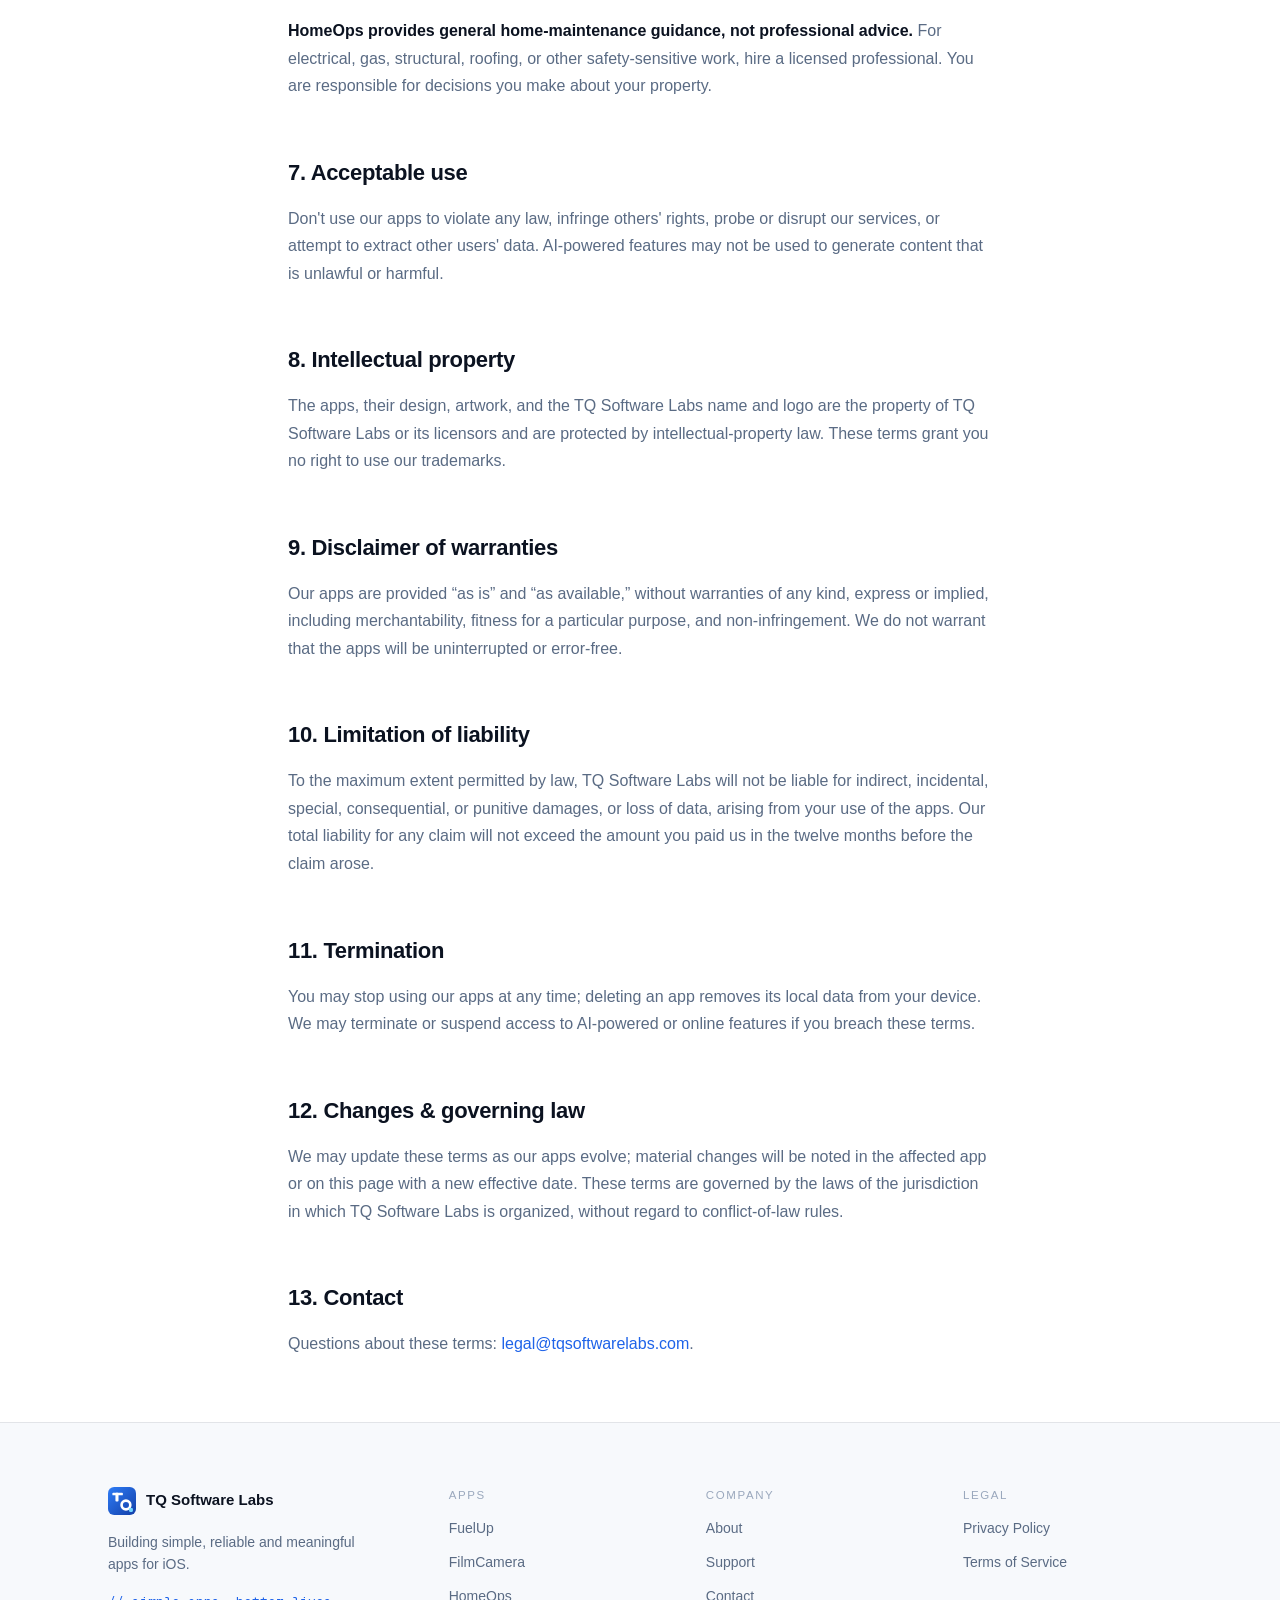
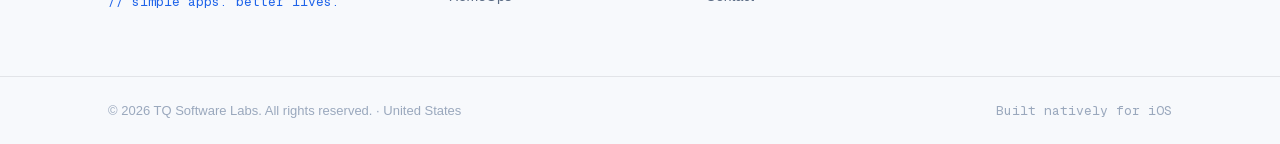
<file: terms/index.html>
<!DOCTYPE html><html lang="en"><head><meta charSet="utf-8"/><meta name="viewport" content="width=device-width, initial-scale=1"/><link rel="preload" href="/_next/static/media/797e433ab948586e-s.p.0r6juujl39pe6.woff2" as="font" crossorigin="" type="font/woff2"/><link rel="preload" href="/_next/static/media/caa3a2e1cccd8315-s.p.0wgildi0cnwt9.woff2" as="font" crossorigin="" type="font/woff2"/><link rel="stylesheet" href="/_next/static/chunks/1yf5dc68te_zg.css" data-precedence="next"/><link rel="preload" as="script" fetchPriority="low" href="/_next/static/chunks/3s6nzrbk-8mnv.js"/><script src="/_next/static/chunks/19mx3mg6lkumu.js" async=""></script><script src="/_next/static/chunks/227kwhsrjlnp4.js" async=""></script><script src="/_next/static/chunks/3tcwyjf3sdyt-.js" async=""></script><script src="/_next/static/chunks/turbopack-193tdqrugw4ny.js" async=""></script><script src="/_next/static/chunks/3p4jdoc74nboj.js" async="" crossorigin=""></script><script src="/_next/static/chunks/3d4t3rfsbg89v.js" async="" crossorigin=""></script><script src="/_next/static/chunks/1h5lwbz188cxp.js" async="" crossorigin=""></script><script src="/_next/static/chunks/21wnu7qa-c886.js" async="" crossorigin=""></script><script src="/_next/static/chunks/01wwg2aar-9kt.js" async="" crossorigin=""></script><script src="/_next/static/chunks/3llqs5hi5vyig.js" async="" crossorigin=""></script><title>Terms of Service · TQ Software Labs</title><meta name="description" content="The terms that govern use of TQ Software Labs iOS applications and this website, including licensing, subscriptions, disclaimers and liability."/><meta name="application-name" content="TQ Software Labs"/><link rel="author" href="https://tqsoftwarelabs.com"/><meta name="author" content="TQ Software Labs"/><meta name="keywords" content="iOS app development,software studio,Swift,SwiftUI,privacy-first apps,FuelUp,FilmCamera,HomeOps,TQ Software Labs"/><meta name="creator" content="TQ Software Labs"/><meta name="publisher" content="TQ Software Labs"/><meta name="robots" content="index, follow"/><link rel="canonical" href="https://tqsoftwarelabs.com/terms/"/><meta property="og:title" content="TQ Software Labs — Simple apps. Better lives."/><meta property="og:description" content="TQ Software Labs is an iOS software studio building focused, privacy-first apps for everyday life — well-made tools that meet real needs, without costing what they&#x27;re worth."/><meta property="og:url" content="https://tqsoftwarelabs.com/"/><meta property="og:site_name" content="TQ Software Labs"/><meta property="og:locale" content="en_US"/><meta property="og:type" content="website"/><meta name="twitter:card" content="summary_large_image"/><meta name="twitter:title" content="TQ Software Labs — Simple apps. Better lives."/><meta name="twitter:description" content="TQ Software Labs is an iOS software studio building focused, privacy-first apps for everyday life — well-made tools that meet real needs, without costing what they&#x27;re worth."/><link rel="icon" href="/favicon.svg"/><link rel="apple-touch-icon" href="/favicon.svg"/><meta name="next-size-adjust" content=""/><script type="application/ld+json">{"@context":"https://schema.org","@type":"Organization","name":"TQ Software Labs","url":"https://tqsoftwarelabs.com","slogan":"Simple apps. Better lives.","description":"TQ Software Labs is an iOS software studio building focused, privacy-first apps for everyday life — well-made tools that meet real needs, without costing what they're worth.","foundingDate":"2026","address":{"@type":"PostalAddress","addressCountry":"US"},"contactPoint":[{"@type":"ContactPoint","contactType":"customer support","email":"support@tqsoftwarelabs.com","availableLanguage":"English"},{"@type":"ContactPoint","contactType":"press","email":"press@tqsoftwarelabs.com"},{"@type":"ContactPoint","contactType":"sales","email":"business@tqsoftwarelabs.com"}],"makesOffer":[{"@type":"Offer","itemOffered":{"@type":"SoftwareApplication","name":"FuelUp","operatingSystem":"iOS","applicationCategory":"Health & Fitness","description":"Calories, protein, water and body weight — logged in seconds, stored only on your device."}},{"@type":"Offer","itemOffered":{"@type":"SoftwareApplication","name":"FilmCamera","operatingSystem":"iOS","applicationCategory":"Photo & Video","description":"61 hand-built film looks rendered on-device in Metal — grain, halation and all, with nothing uploaded anywhere."}},{"@type":"Offer","itemOffered":{"@type":"SoftwareApplication","name":"HomeOps","operatingSystem":"iOS","applicationCategory":"Productivity","description":"Assets, documents, warranties and a maintenance plan built around your actual house — with an assistant that answers from your own records."}}]}</script><script src="/_next/static/chunks/0cz1d0mv5g_q7.js" noModule=""></script></head><body class="geist_db8459eb-module__PZ6jEG__variable geist_mono_8d43a2aa-module__8Li5zG__variable antialiased"><div hidden=""><!--$--><!--/$--></div><a href="#main" class="sr-only focus:not-sr-only focus:fixed focus:left-4 focus:top-4 focus:z-[100] focus:rounded-lg focus:bg-ink focus:px-4 focus:py-2.5 focus:text-sm focus:font-semibold focus:text-bg">Skip to content</a><div class="fixed inset-x-0 top-0 z-40 h-0.5 origin-left bg-brand" aria-hidden="true" style="transform:scaleX(0)"></div><header class="sticky top-0 z-50 border-b transition-[background,border-color,box-shadow] duration-300 border-transparent bg-transparent"><nav class="container-tq flex h-16 items-center justify-between" aria-label="Main"><a class="flex items-center gap-2.5" href="/"><span><svg width="30" height="30" viewBox="0 0 64 64" xmlns="http://www.w3.org/2000/svg" role="img" aria-label="TQ Software Labs"><defs><linearGradient id="tq-lg" x1="0" y1="0" x2="1" y2="1"><stop offset="0" stop-color="#2E7CF6"></stop><stop offset="1" stop-color="#123FA8"></stop></linearGradient></defs><rect width="64" height="64" rx="14" fill="url(#tq-lg)"></rect><rect x="10" y="13" width="24" height="6" rx="2" fill="#fff"></rect><rect x="17" y="13" width="7" height="20" rx="2" fill="#fff"></rect><circle cx="41" cy="41" r="10" fill="none" stroke="#fff" stroke-width="6"></circle><rect x="48" y="48" width="9" height="9" rx="2.5" fill="#6FD4FF"></rect></svg></span><span class="text-[15.5px] font-semibold tracking-[-0.01em]">TQ Software Labs</span></a><div class="hidden items-center gap-1 md:flex"><div class="relative"><a class="flex items-center gap-1.5 rounded-full px-3.5 py-2 text-sm font-medium text-muted transition-colors duration-200 hover:text-ink" href="/apps/">Apps<svg width="10" height="6" viewBox="0 0 10 6" fill="none" aria-hidden="true"><path d="M1 1l4 4 4-4" stroke="currentColor" stroke-width="1.6" stroke-linecap="round"></path></svg></a></div><a class="rounded-full px-3.5 py-2 text-sm font-medium transition-colors duration-200 hover:text-ink text-muted" href="/about/">About</a><a class="rounded-full px-3.5 py-2 text-sm font-medium transition-colors duration-200 hover:text-ink text-muted" href="/support/">Support</a><a class="ml-2 rounded-full bg-ink px-4.5 py-2.5 text-sm font-semibold text-bg transition-colors duration-200 hover:bg-brand" href="/contact/">Get in touch</a></div><div class="flex items-center gap-1 md:hidden"><button type="button" aria-label="Open menu" aria-expanded="false" class="grid size-11 cursor-pointer place-items-center rounded-full text-ink"><svg width="20" height="14" viewBox="0 0 20 14" aria-hidden="true"><rect width="20" height="2" rx="1" fill="currentColor" style="transform-origin:10px 1px 0"></rect><rect y="6" width="20" height="2" rx="1" fill="currentColor"></rect><rect y="12" width="20" height="2" rx="1" fill="currentColor" style="transform-origin:10px 13px 0"></rect></svg></button></div></nav></header><main id="main"><div style="opacity:0;transform:translateY(10px)"><header class="border-b border-line"><div class="container-tq flex flex-col gap-4 pb-16 pt-24"><div style="opacity:0;transform:translateY(18px)"><span class="eyebrow text-brand">Legal</span></div><div style="opacity:0;transform:translateY(18px)"><h1 class="max-w-4xl text-[clamp(34px,6vw,60px)] font-bold leading-[1.03] tracking-[-0.032em]">Terms of Service</h1></div><div style="opacity:0;transform:translateY(18px)"><p class="max-w-2xl text-[18px] leading-[1.62] text-muted">Effective July 10, 2026 · Applies to all TQ Software Labs apps and to this website.</p></div></div></header><div class="container-tq max-w-[760px] py-16 [&amp;_a]:font-medium [&amp;_a]:text-brand [&amp;_a:hover]:underline [&amp;_h2]:mt-14 [&amp;_h2]:text-[22px] [&amp;_h2]:font-bold [&amp;_h2]:tracking-[-0.015em] [&amp;_h3]:mt-9 [&amp;_h3]:text-[17px] [&amp;_h3]:font-semibold [&amp;_li]:mb-2.5 [&amp;_li]:text-[16px] [&amp;_li]:leading-[1.68] [&amp;_li]:text-muted [&amp;_p]:mt-4 [&amp;_p]:text-[16px] [&amp;_p]:leading-[1.72] [&amp;_p]:text-muted [&amp;_ul]:mt-4 [&amp;_ul]:list-disc [&amp;_ul]:pl-5"><div style="opacity:0;transform:translateY(18px)"><h2>1. Agreement</h2><p>These terms are an agreement between you and <!-- -->TQ Software Labs<!-- --> (“TQ”, “we”) and govern your use of our iOS applications and this website. By downloading or using any of our apps, you accept these terms. Apps distributed through the Apple App Store are additionally subject to Apple&#x27;s Licensed Application End User License Agreement; where our terms are silent, Apple&#x27;s standard EULA applies.</p></div><div style="opacity:0;transform:translateY(18px)"><h2>2. License</h2><p>We grant you a personal, non-exclusive, non-transferable license to use our apps on Apple devices that you own or control, for personal, non-commercial use. You may not copy, modify, distribute, sell, or reverse-engineer the apps except where the law permits it despite this limitation.</p></div><div style="opacity:0;transform:translateY(18px)"><h2>3. Subscriptions &amp; purchases</h2><p>Some apps offer optional paid subscriptions. Payment is charged to your Apple ID. Subscriptions renew automatically unless cancelled at least 24 hours before the end of the current period; you can manage or cancel them any time in your device Settings. Refunds are handled by Apple under App Store policies. We keep paywalls honest: pricing is shown before purchase, cancelling takes one tap, and your own data is never held behind a paywall.</p></div><div style="opacity:0;transform:translateY(18px)"><h2>4. Your content</h2><p>Anything you create or store in our apps — logs, photos, notes, records — is yours. We claim no ownership of it. Because our apps are local-first, your content stays on your device (see our <a href="/privacy/">Privacy Policy</a> for the details and the narrow exceptions).</p></div><div style="opacity:0;transform:translateY(18px)"><h2>5. Health &amp; wellness disclaimer</h2><p><strong class="text-ink">FuelUp is a wellness tool, not a medical device.</strong> It does not diagnose, measure, or treat any condition, is not clinically validated, and its suggestions are not medical advice. Consult a qualified professional before making changes to diet, exercise, or health routines — and if something feels wrong with your health, talk to a professional, not an app.</p></div><div style="opacity:0;transform:translateY(18px)"><h2>6. Home guidance disclaimer</h2><p><strong class="text-ink">HomeOps provides general home-maintenance guidance, not professional advice.</strong> <!-- -->For electrical, gas, structural, roofing, or other safety-sensitive work, hire a licensed professional. You are responsible for decisions you make about your property.</p></div><div style="opacity:0;transform:translateY(18px)"><h2>7. Acceptable use</h2><p>Don&#x27;t use our apps to violate any law, infringe others&#x27; rights, probe or disrupt our services, or attempt to extract other users&#x27; data. AI-powered features may not be used to generate content that is unlawful or harmful.</p></div><div style="opacity:0;transform:translateY(18px)"><h2>8. Intellectual property</h2><p>The apps, their design, artwork, and the <!-- -->TQ Software Labs<!-- --> name and logo are the property of<!-- --> <!-- -->TQ Software Labs<!-- --> or its licensors and are protected by intellectual-property law. These terms grant you no right to use our trademarks.</p></div><div style="opacity:0;transform:translateY(18px)"><h2>9. Disclaimer of warranties</h2><p>Our apps are provided “as is” and “as available,” without warranties of any kind, express or implied, including merchantability, fitness for a particular purpose, and non-infringement. We do not warrant that the apps will be uninterrupted or error-free.</p></div><div style="opacity:0;transform:translateY(18px)"><h2>10. Limitation of liability</h2><p>To the maximum extent permitted by law, <!-- -->TQ Software Labs<!-- --> will not be liable for indirect, incidental, special, consequential, or punitive damages, or loss of data, arising from your use of the apps. Our total liability for any claim will not exceed the amount you paid us in the twelve months before the claim arose.</p></div><div style="opacity:0;transform:translateY(18px)"><h2>11. Termination</h2><p>You may stop using our apps at any time; deleting an app removes its local data from your device. We may terminate or suspend access to AI-powered or online features if you breach these terms.</p></div><div style="opacity:0;transform:translateY(18px)"><h2>12. Changes &amp; governing law</h2><p>We may update these terms as our apps evolve; material changes will be noted in the affected app or on this page with a new effective date. These terms are governed by the laws of the jurisdiction in which <!-- -->TQ Software Labs<!-- --> is organized, without regard to conflict-of-law rules.</p></div><div style="opacity:0;transform:translateY(18px)"><h2>13. Contact</h2><p>Questions about these terms: <a href="mailto:legal@tqsoftwarelabs.com">legal@tqsoftwarelabs.com</a>.</p></div></div><!--$--><!--/$--></div></main><footer class="border-t border-line bg-surface"><div class="container-tq grid gap-12 py-16 md:grid-cols-[1.4fr_repeat(3,1fr)]"><div class="flex flex-col gap-4"><a class="flex items-center gap-2.5" href="/"><svg width="28" height="28" viewBox="0 0 64 64" xmlns="http://www.w3.org/2000/svg" role="img" aria-label="TQ Software Labs"><defs><linearGradient id="footer-lg" x1="0" y1="0" x2="1" y2="1"><stop offset="0" stop-color="#2E7CF6"></stop><stop offset="1" stop-color="#123FA8"></stop></linearGradient></defs><rect width="64" height="64" rx="14" fill="url(#footer-lg)"></rect><rect x="10" y="13" width="24" height="6" rx="2" fill="#fff"></rect><rect x="17" y="13" width="7" height="20" rx="2" fill="#fff"></rect><circle cx="41" cy="41" r="10" fill="none" stroke="#fff" stroke-width="6"></circle><rect x="48" y="48" width="9" height="9" rx="2.5" fill="#6FD4FF"></rect></svg><span class="text-[15px] font-semibold">TQ Software Labs</span></a><p class="max-w-64 text-sm leading-relaxed text-muted">Building simple, reliable and meaningful apps for iOS.</p><span class="font-mono text-[13px] text-brand">// simple apps. better lives.</span></div><nav class="flex flex-col gap-3.5" aria-label="Apps"><span class="eyebrow text-[11.5px] text-faint">Apps</span><a class="w-fit text-sm text-muted transition-colors duration-200 hover:text-brand" href="/apps/fuelup/">FuelUp</a><a class="w-fit text-sm text-muted transition-colors duration-200 hover:text-brand" href="/apps/filmcamera/">FilmCamera</a><a class="w-fit text-sm text-muted transition-colors duration-200 hover:text-brand" href="/apps/homeops/">HomeOps</a></nav><nav class="flex flex-col gap-3.5" aria-label="Company"><span class="eyebrow text-[11.5px] text-faint">Company</span><a class="w-fit text-sm text-muted transition-colors duration-200 hover:text-brand" href="/about/">About</a><a class="w-fit text-sm text-muted transition-colors duration-200 hover:text-brand" href="/support/">Support</a><a class="w-fit text-sm text-muted transition-colors duration-200 hover:text-brand" href="/contact/">Contact</a></nav><nav class="flex flex-col gap-3.5" aria-label="Legal"><span class="eyebrow text-[11.5px] text-faint">Legal</span><a class="w-fit text-sm text-muted transition-colors duration-200 hover:text-brand" href="/privacy/">Privacy Policy</a><a class="w-fit text-sm text-muted transition-colors duration-200 hover:text-brand" href="/terms/">Terms of Service</a></nav></div><div class="border-t border-line"><div class="container-tq flex flex-col gap-3 py-6 text-[13px] text-faint sm:flex-row sm:items-center sm:justify-between"><span>© <!-- -->2026<!-- --> <!-- -->TQ Software Labs<!-- -->. All rights reserved. · <!-- -->United States</span><span class="font-mono">Built natively for iOS</span></div></div></footer><script src="/_next/static/chunks/3s6nzrbk-8mnv.js" id="_R_" async=""></script><script>(self.__next_f=self.__next_f||[]).push([0])</script><script>self.__next_f.push([1,"1:\"$Sreact.fragment\"\n3:I[56850,[\"/_next/static/chunks/3p4jdoc74nboj.js\",\"/_next/static/chunks/3d4t3rfsbg89v.js\",\"/_next/static/chunks/1h5lwbz188cxp.js\"],\"Nav\"]\n4:I[39756,[\"/_next/static/chunks/3p4jdoc74nboj.js\",\"/_next/static/chunks/3d4t3rfsbg89v.js\",\"/_next/static/chunks/1h5lwbz188cxp.js\"],\"default\"]\n5:I[16868,[\"/_next/static/chunks/3p4jdoc74nboj.js\",\"/_next/static/chunks/3d4t3rfsbg89v.js\",\"/_next/static/chunks/1h5lwbz188cxp.js\",\"/_next/static/chunks/21wnu7qa-c886.js\"],\"default\"]\n6:I[37457,[\"/_next/static/chunks/3p4jdoc74nboj.js\",\"/_next/static/chunks/3d4t3rfsbg89v.js\",\"/_next/static/chunks/1h5lwbz188cxp.js\"],\"default\"]\n7:I[56417,[\"/_next/static/chunks/3p4jdoc74nboj.js\",\"/_next/static/chunks/3d4t3rfsbg89v.js\",\"/_next/static/chunks/1h5lwbz188cxp.js\",\"/_next/static/chunks/01wwg2aar-9kt.js\"],\"HeroBackdrop\"]\n8:I[43494,[\"/_next/static/chunks/3p4jdoc74nboj.js\",\"/_next/static/chunks/3d4t3rfsbg89v.js\",\"/_next/static/chunks/1h5lwbz188cxp.js\",\"/_next/static/chunks/3llqs5hi5vyig.js\"],\"Reveal\"]\n11:I[68027,[\"/_next/static/chunks/3p4jdoc74nboj.js\",\"/_next/static/chunks/3d4t3rfsbg89v.js\",\"/_next/static/chunks/1h5lwbz188cxp.js\"],\"default\",1]\n:HL[\"/_next/static/chunks/1yf5dc68te_zg.css\",\"style\"]\n:HL[\"/_next/static/media/797e433ab948586e-s.p.0r6juujl39pe6.woff2\",\"font\",{\"crossOrigin\":\"\",\"type\":\"font/woff2\"}]\n:HL[\"/_next/static/media/caa3a2e1cccd8315-s.p.0wgildi0cnwt9.woff2\",\"font\",{\"crossOrigin\":\"\",\"type\":\"font/woff2\"}]\n2:T62c,{\"@context\":\"https://schema.org\",\"@type\":\"Organization\",\"name\":\"TQ Software Labs\",\"url\":\"https://tqsoftwarelabs.com\",\"slogan\":\"Simple apps. Better lives.\",\"description\":\"TQ Software Labs is an iOS software studio building focused, privacy-first apps for everyday life — well-made tools that meet real needs, without costing what they're worth.\",\"foundingDate\":\"2026\",\"address\":{\"@type\":\"PostalAddress\",\"addressCountry\":\"US\"},\"contactPoint\":[{\"@type\":\"ContactPoint\",\"contactType\":\"customer support\",\"email\":\"support@tqsoftwarelabs.com\",\"availableLanguage\":\"English\"},{\"@type\":\"ContactPoint\",\"contactType\":\"press\",\"email\":\"press@tqsoftwarelabs.com\"},{\"@type\":\"ContactPoint\",\"contactType\":\"sales\",\"email\":\"business@tqsoftwarelabs.com\"}],\"makesOffer\":[{\"@type\":\"Offer\",\"itemOffered\":{\"@type\":\"SoftwareApplication\",\"name\":\"FuelUp\",\"operatingSystem\":\"iOS\",\"applicationCategory\":\"Health \u0026 Fitness\",\"description\":\"Calories, protein, water and body weight — logged in seconds, stored only on your device.\"}},{\"@type\":\"Offer\",\"itemOffered\":{\"@type\":\"SoftwareApplication\",\"name\":\"FilmCamera\",\"operatingSystem\":\"iOS\",\"applicationCategory\":\"Photo \u0026 Video\",\"description\":\"61 hand-built film looks rendered on-device in Metal — grain, halation and all, with nothing uploaded anywhere.\"}},{\"@type\":\"Offer\",\"itemOffered\":{\"@type\":\"SoftwareApplication\",\"name\":\"HomeOps\",\"operatingSystem\":\"iOS\",\"applicationCategory\":\"Productivity\",\"description\":\"Assets, documents, warranties and a maintenance plan built around your actual house — with an assistant that answers from your own records.\"}}]}f:X\n0:{\"P\":null,\"c\":[\"\",\"terms\",\"\"],\"q\":\"\",\"i\":false,\"f\":[[[\"\",{\"children\":[\"terms\",{\"children\":[\"__PAGE__\",{},\"$undefined\",\"$undefined\",4608]},\"$undefined\",\"$undefined\",4608]},\"$undefined\",\"$undefined\",4624],[[\"$\",\"$1\",\"c\",{\"children\":[[[\"$\",\"link\",\"0\",{\"rel\":\"stylesheet\",\"href\":\"/_next/static/chunks/1yf5dc68te_zg.css\",\"precedence\":\"next\",\"crossOrigin\":\"$undefined\",\"nonce\":\"$undefined\"}],[\"$\",\"script\",\"script-0\",{\"src\":\"/_next/static/chunks/3p4jdoc74nboj.js\",\"async\":true,\"nonce\":\"$undefined\"}],[\"$\",\"script\",\"script-1\",{\"src\":\"/_next/static/chunks/3d4t3rfsbg89v.js\",\"async\":true,\"nonce\":\"$undefined\"}],[\"$\",\"script\",\"script-2\",{\"src\":\"/_next/static/chunks/1h5lwbz188cxp.js\",\"async\":true,\"nonce\":\"$undefined\"}]],[\"$\",\"html\",null,{\"lang\":\"en\",\"children\":[[\"$\",\"head\",null,{\"children\":[\"$\",\"script\",null,{\"type\":\"application/ld+json\",\"dangerouslySetInnerHTML\":{\"__html\":\"$2\"}}]}],[\"$\",\"body\",null,{\"className\":\"geist_db8459eb-module__PZ6jEG__variable geist_mono_8d43a2aa-module__8Li5zG__variable antialiased\",\"children\":[[\"$\",\"a\",null,{\"href\":\"#main\",\"className\":\"sr-only focus:not-sr-only focus:fixed focus:left-4 focus:top-4 focus:z-[100] focus:rounded-lg focus:bg-ink focus:px-4 focus:py-2.5 focus:text-sm focus:font-semibold focus:text-bg\",\"children\":\"Skip to content\"}],[\"$\",\"$L3\",null,{}],[\"$\",\"main\",null,{\"id\":\"main\",\"children\":[\"$\",\"$L4\",null,{\"parallelRouterKey\":\"children\",\"error\":\"$undefined\",\"errorStyles\":\"$undefined\",\"errorScripts\":\"$undefined\",\"template\":[\"$\",\"$L5\",null,{\"children\":[\"$\",\"$L6\",null,{}]}],\"templateStyles\":[],\"templateScripts\":[[\"$\",\"script\",\"script-0\",{\"src\":\"/_next/static/chunks/21wnu7qa-c886.js\",\"async\":true}]],\"notFound\":[[\"$\",\"section\",null,{\"className\":\"relative overflow-hidden\",\"children\":[[\"$\",\"$L7\",null,{}],[\"$\",\"div\",null,{\"className\":\"container-tq flex min-h-[70vh] flex-col items-center justify-center gap-6 py-24 text-center\",\"children\":[[\"$\",\"$L8\",null,{\"children\":[\"$\",\"span\",null,{\"className\":\"font-mono text-[13px] text-brand\",\"children\":\"// error 404\"}]}],[\"$\",\"$L8\",null,{\"delay\":0.06,\"children\":[\"$\",\"h1\",null,{\"className\":\"text-[clamp(36px,7vw,68px)] font-bold leading-none tracking-[-0.035em]\",\"children\":\"Page not found\"}]}],[\"$\",\"$L8\",null,{\"delay\":0.12,\"children\":[\"$\",\"p\",null,{\"className\":\"max-w-md text-[17px] leading-relaxed text-muted\",\"children\":\"This page doesn't exist — or it shipped in a different build. Try one of these instead.\"}]}],[\"$\",\"$L8\",null,{\"delay\":0.18,\"children\":[\"$\",\"div\",null,{\"className\":\"flex flex-wrap justify-center gap-3.5\",\"children\":[\"$L9\",\"$La\",\"$Lb\"]}]}]]}]]}],[]],\"forbidden\":\"$undefined\",\"unauthorized\":\"$undefined\"}]}],\"$Lc\"]}]]}]]}],{\"children\":[\"$Ld\",{\"children\":[\"$Le\",{},null,false,null]},null,false,\"$f\"]},null,false,null],\"$L10\",false]],\"m\":\"$undefined\",\"G\":[\"$11\",[\"$L12\"]],\"S\":true,\"h\":null,\"r\":\"$undefined\",\"s\":\"$undefined\",\"a\":\"$undefined\",\"l\":\"$undefined\",\"p\":\"$undefined\",\"d\":\"$undefined\",\"b\":\"vIkppwYBYMT7AY4iXPSLD\"}\n13:I[43494,[\"/_next/static/chunks/3p4jdoc74nboj.js\",\"/_next/static/chunks/3d4t3rfsbg89v.js\",\"/_next/static/chunks/1h5lwbz188cxp.js\",\"/_next/static/chunks/3llqs5hi5vyig.js\"],\"Magnetic\"]\n14:I[22016,[\"/_next/static/chunks/3p4jdoc74nboj.js\",\"/_next/static/chunks/3d4t3rfsbg89v.js\",\"/_next/static/chunks/1h5lwbz188cxp.js\",\"/_next/static/chunks/3llqs5hi5vyig.js\"],\"\"]\n1f:I[97367,[\"/_next/static/chunks/3p4jdoc74nboj.js\",\"/_next/static/chunks/3d4t3rfsbg89v.js\",\"/_next/static/chunks/1h5lwbz188cxp.js\"],\"ViewportBoundary\"]\n21:I[97367,[\"/_next/static/chunks/3p4jdoc74nboj.js\",\"/_next/static/chunks/3d4t3rfsbg89v.js\",\"/_next/static/chunks/1h5lwbz188cxp.js\"],\"MetadataBoundary\"]\n22:\"$Sreact.suspense\"\n9:[\"$\",\"$L13\",null,{\"children\":[\"$\",\"$L14\",null,{\"href\":\"/\",\"className\":\"group relative inline-flex items-center gap-2 overflow-hidden rounded-control px-7 py-3.5 text-[15.5px] font-semibold transition-colors duration-200 bg-brand text-white hover:bg-brand-deep\",\"children\":[[\"$\",\"span\",null,{\"className\":\"relative z-10\",\"children\":\"Home\"}],[\"$\",\"span\",null,{\"aria-hidden\":\"true\",\"className\":\"absolute inset-y-0 w-1/3 -skew-x-12 bg-white/15 opacity-0 group-hover:opacity-100\",\"style\":{\"animation\":\"tq-sheen 0.9s ease-out\"}}]]}]}]\na:[\"$\",\"$L13\",null,{\"children\":[\"$\",\"$L14\",null,{\"href\":\"/apps\",\"className\":\"group relative inline-flex items-center gap-2 overflow-hidden rounded-control px-7 py-3.5 text-[15.5px] font-semibold transition-colors duration-200 border border-line-strong text-ink hover:border-brand hover:text-brand\",\"children\":[[\"$\",\"span\",null,{\"className\":\"relative z-10\",\"children\":\"Our apps\"}],[\"$\",\"span\",null,{\"aria-hidden\":\"true\",\"className\":\"absolute inset-y-0 w-1/3 -skew-x-12 bg-white/15 opacity-0 group-hover:opacity-100\",\"style\":{\"animation\":\"tq-sheen 0.9s ease-out\"}}]]}]}]\nb:[\"$\",\"$L14\",null,{\"href\":\"/support\",\"className\":\"inline-flex items-center px-4 py-3.5 text-[15.5px] font-semibold text-muted hover:text-ink\",\"children\":\"Support\"}]\nc:[\"$\",\"footer\",null,{\"className\":\"border-t border-line bg-surface\",\"children\":[[\"$\",\"div\",null,{\"className\":\"container-tq grid gap-12 py-16 md:grid-cols-[1.4fr_repeat(3,1fr)]\",\"children\":[[\"$\",\"div\",null,{\"className\":\"flex flex-col gap-4\",\"children\":[[\"$\",\"$L14\",null,{\"href\":\"/\",\"className\":\"flex items-center gap-2.5\",\"children\":[[\"$\",\"svg\",null,{\"width\":28,\"height\":28,\"viewBox\":\"0 0 64 64\",\"xmlns\":\"http://www.w3.org/2000/svg\",\"role\":\"img\",\"aria-label\":\"TQ Software Labs\",\"children\":[[\"$\",\"defs\",null,{\"children\":[\"$\",\"linearGradient\",null,{\"id\":\"footer-lg\",\"x1\":\"0\",\"y1\":\"0\",\"x2\":\"1\",\"y2\":\"1\",\"children\":[[\"$\",\"stop\",null,{\"offset\":\"0\",\"stopColor\":\"#2E7CF6\"}],[\"$\",\"stop\",null,{\"offset\":\"1\",\"stopColor\":\"#123FA8\"}]]}]}],[\"$\",\"rect\",null,{\"width\":\"64\",\"height\":\"64\",\"rx\":\"14\",\"fill\":\"url(#footer-lg)\"}],[\"$\",\"rect\",null,{\"x\":\"10\",\"y\":\"13\",\"width\":\"24\",\"height\":\"6\",\"rx\":\"2\",\"fill\":\"#fff\"}],[\"$\",\"rect\",null,{\"x\":\"17\",\"y\":\"13\",\"width\":\"7\",\"height\":\"20\",\"rx\":\"2\",\"fill\":\"#fff\"}],[\"$\",\"circle\",null,{\"cx\":\"41\",\"cy\":\"41\",\"r\":\"10\",\"fill\":\"none\",\"stroke\":\"#fff\",\"strokeWidth\":\"6\"}],[\"$\",\"rect\",null,{\"x\":\"48\",\"y\":\"48\",\"width\":\"9\",\"height\":\"9\",\"rx\":\"2.5\",\"fill\":\"#6FD4FF\"}]]}],[\"$\",\"span\",null,{\"className\":\"text-[15px] font-semibold\",\"children\":\"TQ Software Labs\"}]]}],[\"$\",\"p\",null,{\"className\":\"max-w-64 text-sm leading-relaxed text-muted\",\"children\":\"Building simple, reliable and meaningful apps for iOS.\"}],[\"$\",\"span\",null,{\"className\":\"font-mono text-[13px] text-brand\",\"children\":\"// simple apps. better lives.\"}]]}],[[\"$\",\"nav\",\"Apps\",{\"className\":\"flex flex-col gap-3.5\",\"aria-label\":\"Apps\",\"children\":[[\"$\",\"span\",null,{\"className\":\"eyebrow text-[11.5px] text-faint\",\"children\":\"Apps\"}],[[\"$\",\"$L14\",\"/apps/fuelup\",{\"href\":\"/apps/fuelup\",\"className\":\"w-fit text-sm text-muted transition-colors duration-200 hover:text-brand\",\"children\":\"FuelUp\"}],[\"$\",\"$L14\",\"/apps/filmcamera\",{\"href\":\"/apps/filmcamera\",\"className\":\"w-fit text-sm text-muted transition-colors duration-200 hover:text-brand\",\"children\":\"FilmCamera\"}],[\"$\",\"$L14\",\"/apps/homeops\",{\"href\":\"/apps/homeops\",\"className\":\"w-fit text-sm text-muted transition-colors duration-200 hover:text-brand\",\"children\":\"HomeOps\"}]]]}],[\"$\",\"nav\",\"Company\",{\"className\":\"flex flex-col gap-3.5\",\"aria-label\":\"Company\",\"children\":[[\"$\",\"span\",null,{\"className\":\"eyebrow text-[11.5px] text-faint\",\"children\":\"Company\"}],[[\"$\",\"$L14\",\"/about\",{\"href\":\"/about\",\"className\":\"w-fit text-sm text-muted transition-colors duration-200 hover:text-brand\",\"children\":\"About\"}],[\"$\",\"$L14\",\"/support\",{\"href\":\"/support\",\"className\":\"w-fit text-sm text-muted transition-colors duration-200 hover:text-brand\",\"children\":\"Support\"}],[\"$\",\"$L14\",\"/contact\",{\"href\":\"/contact\",\"className\":\"w-fit text-sm text-muted transition-colors duration-200 hover:text-brand\",\"children\":\"Contact\"}]]]}],[\"$\",\"nav\",\"Legal\",{\"className\":\"flex flex-col gap-3.5\",\"aria-label\":\"Legal\",\"children\":[[\"$\",\"span\",null,{\"className\":\"eyebrow text-[11.5px] text-faint\",\"children\":\"Legal\"}],[[\"$\",\"$L14\",\"/privacy\",{\"href\":\"/privacy\",\"className\":\"w-fit text-sm text-muted transition-colors duration-200 hover:text-brand\",\"children\":\"Privacy Policy\"}],[\"$\",\"$L14\",\"/terms\",{\"href\":\"/terms\",\"className\":\"w-fit text-sm text-muted transition-colors duration-200 hover:text-brand\",\"children\":\"Terms of Service\"}]]]}]]]}],[\"$\",\"div\",null,{\"className\":\"border-t border-line\",\"children\":[\"$\",\"div\",null,{\"className\":\"container-tq flex flex-col gap-3 py-6 text-[13px] text-faint sm:flex-row sm:items-center sm:justify-between\",\"children\":[[\"$\",\"span\",null,{\"children\":[\"© \",\"2026\",\" \",\"TQ Software Labs\",\". All rights reserved. · \",\"United States\"]}],[\"$\",\"span\",null,{\"className\":\"font-mono\",\"children\":\"Built natively for iOS\"}]]}]}]]}]\nd:[\"$\",\"$1\",\"c\",{\"children\":[null,[\"$\",\"$L4\",null,{\"parallelRouterKey\":\"children\",\"error\":\"$undefined\",\"errorStyles\":\"$undefined\",\"errorScripts\":\"$undefined\",\"template\":[\"$\",\"$L6\",null,{}],\"templateStyles\":\"$undefined\",\"templateScripts\":\"$undefined\",\"notFound\":\"$undefined\",\"forbidden\":\"$undefined\",\"unauthorized\":\"$undefined\"}]]}]\ne:[\"$\",\"$1\",\"c\",{\"children\":[[[\"$\",\"header\",null,{\"className\":\"border-b border-line\",\"children\":[\"$\",\"div\",null,{\"className\":\"container-tq flex flex-col gap-4 pb-16 pt-24\",\"children\":[[\"$\",\"$L8\",null,{\"children\":[\"$\",\"span\",null,{\"className\":\"eyebrow text-brand\",\"children\":\"Legal\"}]}],[\"$\",\"$L8\",null,{\"delay\":0.06,\"children\":[\"$\",\"h1\",null,{\"className\":\"max-w-4xl text-[clamp(34px,6vw,60px)] font-bold leading-[1.03] tracking-[-0.032em]\",\"children\":\"Terms of Service\"}]}],[\"$\",\"$L8\",null,{\"delay\":0.12,\"children\":[\"$\",\"p\",null,{\"className\":\"max-w-2xl text-[18px] leading-[1.62] text-muted\",\"children\":\"Effective July 10, 2026 · Applies to all TQ Software Labs apps and to this website.\"}]}]]}]}],[\"$\",\"div\",null,{\"className\":\"container-tq max-w-[760px] py-16 [\u0026_a]:font-medium [\u0026_a]:text-brand [\u0026_a:hover]:underline [\u0026_h2]:mt-14 [\u0026_h2]:text-[22px] [\u0026_h2]:font-bold [\u0026_h2]:tracking-[-0.015em] [\u0026_h3]:mt-9 [\u0026_h3]:text-[17px] [\u0026_h3]:font-semibold [\u0026_li]:mb-2.5 [\u0026_li]:text-[16px] [\u0026_li]:leading-[1.68] [\u0026_li]:text-muted [\u0026_p]:mt-4 [\u0026_p]:text-[16px] [\u0026_p]:leading-[1.72] [\u0026_p]:text-muted [\u0026_ul]:mt-4 [\u0026_ul]:list-disc [\u0026_ul]:pl-5\",\"children\":[[[\"$\",\"$L8\",\"1. Agreement\",{\"delay\":0,\"children\":[[\"$\",\"h2\",null,{\"children\":\"1. Agreement\"}],[\"$\",\"p\",null,{\"children\":[\"These terms are an agreement between you and \",\"TQ Software Labs\",\" (“TQ”, “we”) and govern your use of our iOS applications and this website. By downloading or using any of our apps, you accept these terms. Apps distributed through the Apple App Store are additionally subject to Apple's Licensed Application End User License Agreement; where our terms are silent, Apple's standard EULA applies.\"]}]]}],[\"$\",\"$L8\",\"2. License\",{\"delay\":0.04,\"children\":[[\"$\",\"h2\",null,{\"children\":\"2. License\"}],[\"$\",\"p\",null,{\"children\":\"We grant you a personal, non-exclusive, non-transferable license to use our apps on Apple devices that you own or control, for personal, non-commercial use. You may not copy, modify, distribute, sell, or reverse-engineer the apps except where the law permits it despite this limitation.\"}]]}],[\"$\",\"$L8\",\"3. Subscriptions \u0026 purchases\",{\"delay\":0.08,\"children\":[[\"$\",\"h2\",null,{\"children\":\"3. Subscriptions \u0026 purchases\"}],[\"$\",\"p\",null,{\"children\":\"Some apps offer optional paid subscriptions. Payment is charged to your Apple ID. Subscriptions renew automatically unless cancelled at least 24 hours before the end of the current period; you can manage or cancel them any time in your device Settings. Refunds are handled by Apple under App Store policies. We keep paywalls honest: pricing is shown before purchase, cancelling takes one tap, and your own data is never held behind a paywall.\"}]]}],[\"$\",\"$L8\",\"4. Your content\",{\"delay\":0.12,\"children\":[[\"$\",\"h2\",null,{\"children\":\"4. Your content\"}],[\"$\",\"p\",null,{\"children\":[\"Anything you create or store in our apps — logs, photos, notes, records — is yours. We claim no ownership of it. Because our apps are local-first, your content stays on your device (see our \",[\"$\",\"$L14\",null,{\"href\":\"/privacy\",\"children\":\"Privacy Policy\"}],\" for the details and the narrow exceptions).\"]}]]}],[\"$\",\"$L8\",\"5. Health \u0026 wellness disclaimer\",{\"delay\":0.16,\"children\":[[\"$\",\"h2\",null,{\"children\":\"5. Health \u0026 wellness disclaimer\"}],[\"$\",\"p\",null,{\"children\":[[\"$\",\"strong\",null,{\"className\":\"text-ink\",\"children\":\"FuelUp is a wellness tool, not a medical device.\"}],\" It does not diagnose, measure, or treat any condition, is not clinically validated, and its suggestions are not medical advice. Consult a qualified professional before making changes to diet, exercise, or health routines — and if something feels wrong with your health, talk to a professional, not an app.\"]}]]}],[\"$\",\"$L8\",\"6. Home guidance disclaimer\",{\"delay\":0.16,\"children\":[[\"$\",\"h2\",null,{\"children\":\"6. Home guidance disclaimer\"}],\"$L15\"]}],\"$L16\",\"$L17\",\"$L18\",\"$L19\",\"$L1a\",\"$L1b\"],\"$L1c\"]}]],[\"$L1d\"],\"$L1e\"]}]\n10:[\"$\",\"$1\",\"h\",{\"children\":[null,[\"$\",\"$L1f\",null,{\"children\":\"$L20\"}],[\"$\",\"div\",null,{\"hidden\":true,\"children\":[\"$\",\"$L21\",null,{\"children\":[\"$\",\"$22\",null,{\"name\":\"Next.Metadata\",\"children\":\"$L23\"}]}]}],[\"$\",\"meta\",null,{\"name\":\"next-size-adjust\",\"content\":\"\"}]]}]\n12:[\"$\",\"link\",\"0\",{\"rel\":\"stylesheet\",\"href\":\"/_next/static/chunks/1yf5dc68te_zg.css\",\"precedence\":\"next\",\"crossOrigin\":\"$undefined\",\"nonce\":\"$undefined\"}]\n24:I[97367,[\"/_next/static/chunks/3p4jdoc74nboj.js\",\"/_next/static/chunks/3d4t3rfsbg89v.js\",\"/_next/static/chunks/1h5lwbz188cxp.js\"],\"OutletBoundary\"]\nf:C\n15:[\"$\",\"p\",null,{\"children\":[[\"$\",\"strong\",null,{\"className\":\"text-ink\",\"children\":\"HomeOps provides general home-maintenance guidance, not professional advice.\"}],\" \",\"For electrical, gas, structural, roofing, or other safety-sensitive work, hire a licensed professional. You are responsible for decisions you make about your property.\"]}]\n16:[\"$\",\"$L8\",\"7. Acceptable use\",{\"delay\":0.16,\"children\":[[\"$\",\"h2\",null,{\"children\":\"7. Acceptable use\"}],[\"$\",\"p\",null,{\"children\":\"Don't use our apps to violate any law, infringe others' rights, probe or disrupt our services, or attempt to extract other users' data. AI-powered features may not be used to generate content that is unlawful or harmful.\"}]]}]\n17:[\"$\",\"$L8\",\"8. Intellectual property\",{\"delay\":0.16,\"children\":[[\"$\",\"h2\",null,{\"children\":\"8. Intellectual property\"}],[\"$\",\"p\",null,{\"children\":[\"The apps, their design, artwork, and the \",\"TQ Software Labs\",\" name and logo are the property of\",\" \",\"TQ Software Labs\",\" or its licensors and are protected by intellectual-property law. These terms grant you no right to use our trademarks.\"]}]]}]\n18:[\"$\",\"$L8\",\"9. Disclaimer of warranties\",{\"delay\":0.16,\"children\":[[\"$\",\"h2\",null,{\"children\":\"9. Disclaimer of warranties\"}],[\"$\",\"p\",null,{\"children\":\"Our apps are provided “as is” and “as available,” without warranties of any kind, express or implied, including merchantability, fitness for a particular purpose, and non-infringement. We do not warrant that the apps will be uninterrupted or error-free.\"}]]}]\n19:[\"$\",\"$L8\",\"10. Limitation of liability\",{\"delay\":0.16,\"children\":[[\"$\",\"h2\",null,{\"children\":\"10. Limitation of liability\"}],[\"$\",\"p\",null,{\"children\":[\"To the maximum extent permitted by law, \",\"TQ Software Labs\",\" will not be liable for indirect, incidental, special, consequential, or punitive damages, or loss of data, arising from your use of the apps. Our total liability for any claim will not exceed the amount you paid us in the twelve months before the claim arose.\"]}]]}]\n1a:[\"$\",\"$L8\",\"11. Termination\",{\"delay\":0.16,\"children\":[[\"$\",\"h2\",null,{\"children\":\"11. Termination\"}],[\"$\",\"p\",null,{\"children\":\"You may stop using our apps at any time; deleting an app removes its local data from your device. We may terminate or suspend access to AI-powered or online features if you breach these terms.\"}]]}]\n1b:[\"$\",\"$L8\",\"12. Changes \u0026 governing law\",{\"delay\":0.16,\"children\":[[\"$\",\"h2\",null,{\"children\":\"12. Changes \u0026 governing law\"}],[\"$\",\"p\",null,{\"children\":[\"We may update these terms as our apps evolve; material changes will be noted in the affected app or on this page with a new effective date. These terms are governed by the laws of the jurisdiction in which \",\"TQ Software Labs\",\" is organized, without regard to conflict-of-law rules.\"]}]]}]\n1c:[\"$\",\"$L8\",null,{\"children\":[[\"$\",\"h2\",null,{\"children\":\"13. Contact\"}],[\"$\",\"p\",null,{\"children\":[\"Questions about these terms: \",[\"$\",\"a\",null,{\"href\":\"mailto:legal@tqsoftwarelabs.com\",\"children\":\"legal@tqsoftwarelabs.com\"}],\".\"]}]]}]\n1d:[\"$\",\"script\",\"script-0\",{\"src\":\"/_next/static/chunks/3llqs5hi5vyig.js\",\"async\":true,\"nonce\":\"$undefined\"}]\n1e:[\"$\",\"$L24\",null,{\"children\":[\"$\",\"$22\",null,{\"name\":\"Next.MetadataOutlet\",\"children\":\"$@25\"}]}]\n20:[[\"$\",\"meta\",\"0\",{\"charSet\":\"utf-8\"}],[\"$\",\"meta\",\"1\",{\"name\":\"viewport\",\"content\":\"width=device-width, initial-scale=1\"}]]\n26:I[27201,[\"/_next/static/chunks/3p4jdoc74nboj.js\",\"/_next/static/chunks/3d4t3rfsbg89v.js\",\"/_next/static/chunks/1h5lwbz188cxp.js\"],\"IconMark\"]\n23:[[\"$\",\"title\",\"0\",{\"children\":\"Terms of Service · TQ Software Labs\"}],[\"$\",\"meta\",\"1\",{\"name\":\"description\",\"content\":\"The terms that govern use of TQ Software Labs iOS applications and this website, including licensing, subscriptions, disclaimers and liability.\"}],[\"$\",\"meta\",\"2\",{\"name\":\"application-name\",\"content\":\"TQ Software Labs\"}],[\"$\",\"link\",\"3\",{\"rel\":\"author\",\"href\":\"https://tqsoftwarelabs.com\"}],[\"$\",\"meta\",\"4\",{\"name\":\"author\",\"content\":\"TQ Software Labs\"}],[\"$\",\"meta\",\"5\",{\"name\":\"keywords\",\"content\":\"iOS app development,software studio,Swift,SwiftUI,privacy-first apps,FuelUp,FilmCamera,HomeOps,TQ Software Labs\"}],[\"$\",\"meta\",\"6\",{\"name\":\"creator\",\"content\":\"TQ Software Labs\"}],[\"$\",\"meta\",\"7\",{\"name\":\"publisher\",\"content\":\"TQ Software Labs\"}],[\"$\",\"meta\",\"8\",{\"name\":\"robots\",\"content\":\"index, follow\"}],[\"$\",\"link\",\"9\",{\"rel\":\"canonical\",\"href\":\"https://tqsoftwarelabs.com/terms/\"}],[\"$\",\"meta\",\"10\",{\"property\":\"og:title\",\"content\":\"TQ Software Labs — Simple apps. Better lives.\"}],[\"$\",\"meta\",\"11\",{\"property\":\"og:description\",\"content\":\"TQ Software Labs is an iOS software studio building focused, privacy-first apps for everyday life — well-made tools that meet real needs, without costing what they're worth.\"}],[\"$\",\"meta\",\"12\",{\"property\":\"og:url\",\"content\":\"https://tqsoftwarelabs.com/\"}],[\"$\",\"meta\",\"13\",{\"property\":\"og:site_name\",\"content\":\"TQ Software Labs\"}],[\"$\",\"meta\",\"14\",{\"property\":\"og:locale\",\"content\":\"en_US\"}],[\"$\",\"meta\",\"15\",{\"property\":\"og:type\",\"content\":\"website\"}],[\"$\",\"meta\",\"16\",{\"name\":\"twitter:card\",\"content\":\"summary_large_image\"}],[\"$\",\"meta\",\"17\",{\"name\":\"twitter:title\",\"content\":\"TQ Software Labs — Simple apps. Better lives.\"}],[\"$\",\"meta\",\"18\",{\"name\":\"twitter:description\",\"content\":\"TQ Software Labs is an iOS software studio building focused, privacy-first apps for everyday life — well-made tools that meet real needs, without costing what they're worth.\"}],[\"$\",\"link\",\"19\",{\"rel\":\"icon\",\"href\":\"/favicon.svg\"}],[\"$\",\"link\",\"20\",{\"rel\":\"apple-touch-icon\",\"href\":\"/favicon.svg\"}],[\"$\",\"$L26\",\"21\",{}]]\n25:null\n"])</script></body></html>
</file>
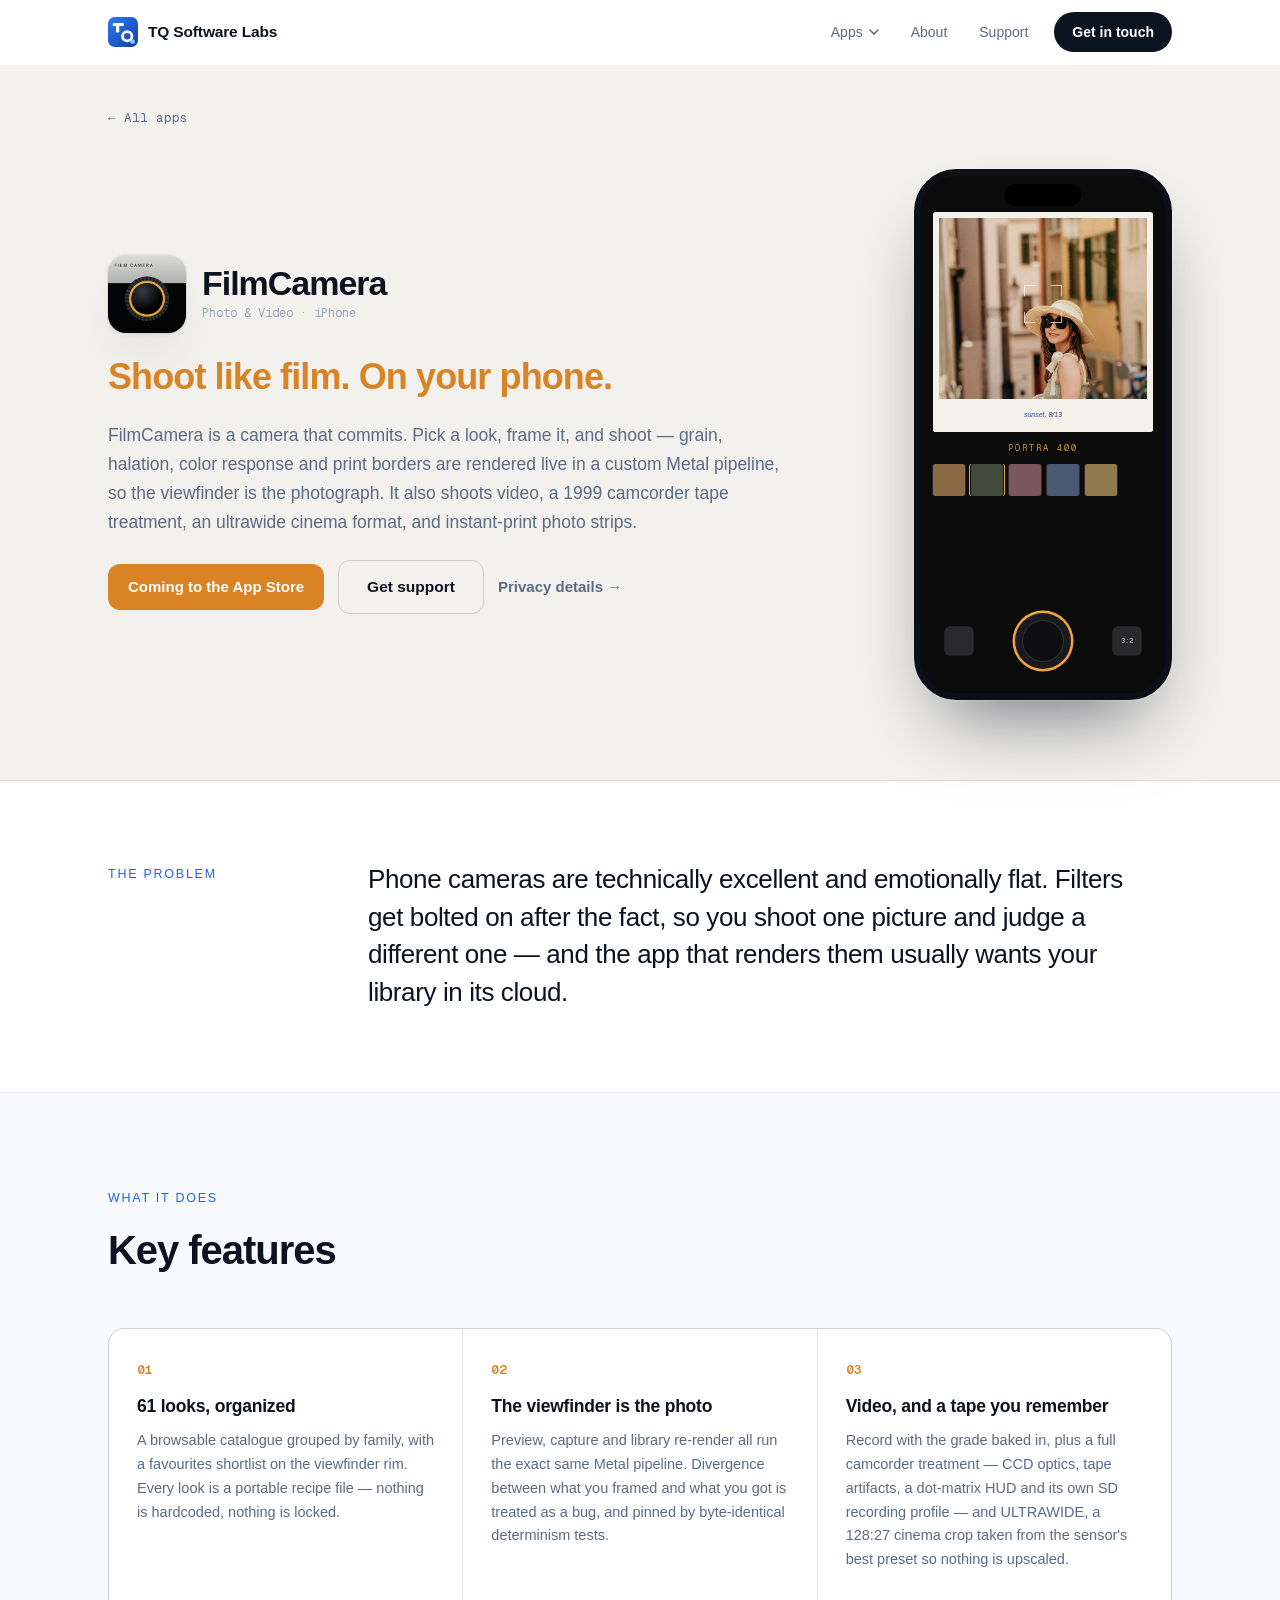
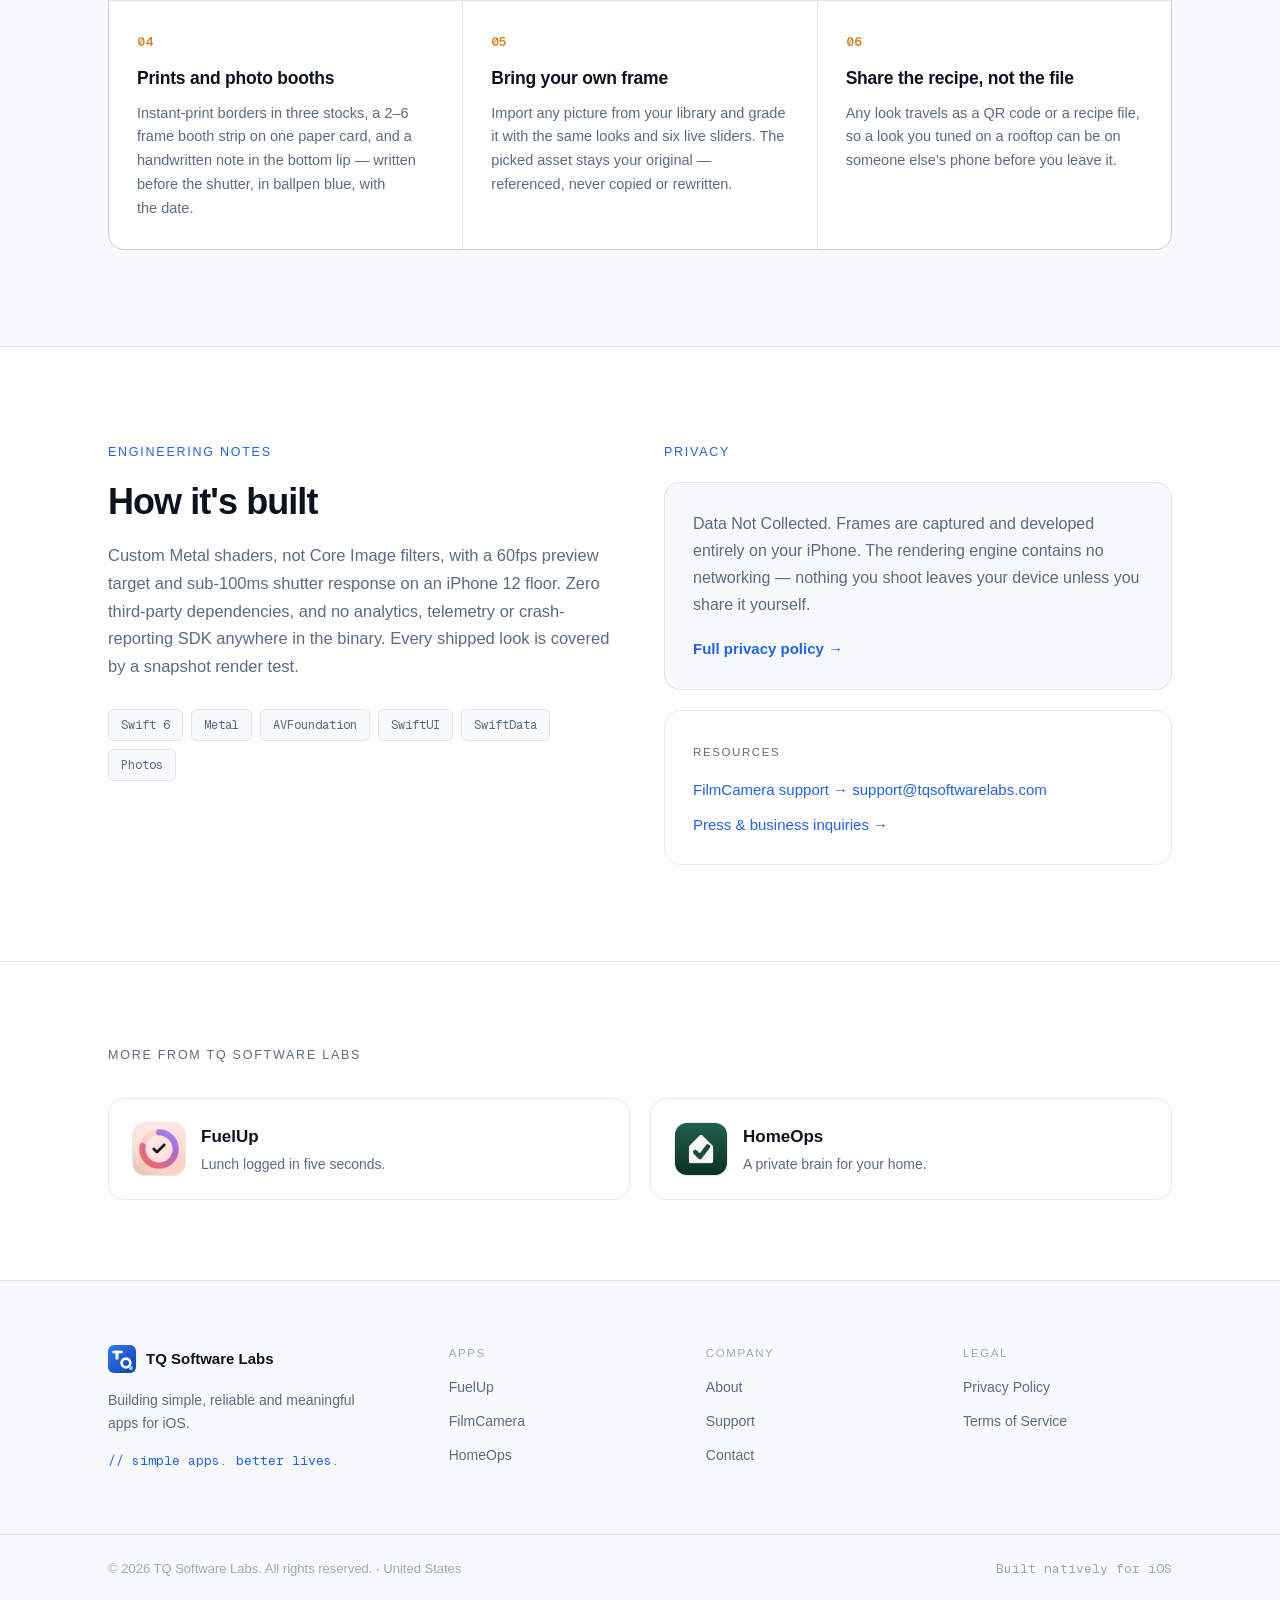
<file: apps/filmcamera/index.html>
<!DOCTYPE html><html lang="en"><head><meta charSet="utf-8"/><meta name="viewport" content="width=device-width, initial-scale=1"/><link rel="preload" href="/_next/static/media/797e433ab948586e-s.p.0r6juujl39pe6.woff2" as="font" crossorigin="" type="font/woff2"/><link rel="preload" href="/_next/static/media/caa3a2e1cccd8315-s.p.0wgildi0cnwt9.woff2" as="font" crossorigin="" type="font/woff2"/><link rel="preload" as="image" href="/icons/filmcamera.png"/><link rel="stylesheet" href="/_next/static/chunks/1yf5dc68te_zg.css" data-precedence="next"/><link rel="preload" as="script" fetchPriority="low" href="/_next/static/chunks/3s6nzrbk-8mnv.js"/><script src="/_next/static/chunks/19mx3mg6lkumu.js" async=""></script><script src="/_next/static/chunks/227kwhsrjlnp4.js" async=""></script><script src="/_next/static/chunks/3tcwyjf3sdyt-.js" async=""></script><script src="/_next/static/chunks/turbopack-193tdqrugw4ny.js" async=""></script><script src="/_next/static/chunks/3p4jdoc74nboj.js" async="" crossorigin=""></script><script src="/_next/static/chunks/3d4t3rfsbg89v.js" async="" crossorigin=""></script><script src="/_next/static/chunks/1h5lwbz188cxp.js" async="" crossorigin=""></script><script src="/_next/static/chunks/21wnu7qa-c886.js" async="" crossorigin=""></script><script src="/_next/static/chunks/01wwg2aar-9kt.js" async="" crossorigin=""></script><script src="/_next/static/chunks/2m1tnwhaz-09x.js" async="" crossorigin=""></script><title>FilmCamera — Shoot like film. On your phone. · TQ Software Labs</title><meta name="description" content="61 hand-built film looks rendered on-device in Metal — grain, halation and all, with nothing uploaded anywhere."/><meta name="application-name" content="TQ Software Labs"/><link rel="author" href="https://tqsoftwarelabs.com"/><meta name="author" content="TQ Software Labs"/><meta name="keywords" content="iOS app development,software studio,Swift,SwiftUI,privacy-first apps,FuelUp,FilmCamera,HomeOps,TQ Software Labs"/><meta name="creator" content="TQ Software Labs"/><meta name="publisher" content="TQ Software Labs"/><meta name="robots" content="index, follow"/><link rel="canonical" href="https://tqsoftwarelabs.com/apps/filmcamera/"/><meta property="og:title" content="FilmCamera — Shoot like film. On your phone."/><meta property="og:description" content="61 hand-built film looks rendered on-device in Metal — grain, halation and all, with nothing uploaded anywhere."/><meta property="og:url" content="https://tqsoftwarelabs.com/apps/filmcamera/"/><meta property="og:image" content="https://tqsoftwarelabs.com/icons/filmcamera.png"/><meta property="og:image:width" content="512"/><meta property="og:image:height" content="512"/><meta property="og:image:alt" content="FilmCamera app icon"/><meta name="twitter:card" content="summary_large_image"/><meta name="twitter:title" content="TQ Software Labs — Simple apps. Better lives."/><meta name="twitter:description" content="TQ Software Labs is an iOS software studio building focused, privacy-first apps for everyday life — well-made tools that meet real needs, without costing what they&#x27;re worth."/><meta name="twitter:image" content="https://tqsoftwarelabs.com/icons/filmcamera.png"/><meta name="twitter:image:alt" content="FilmCamera app icon"/><meta name="twitter:image:width" content="512"/><meta name="twitter:image:height" content="512"/><link rel="icon" href="/favicon.svg"/><link rel="apple-touch-icon" href="/favicon.svg"/><meta name="next-size-adjust" content=""/><script type="application/ld+json">{"@context":"https://schema.org","@type":"Organization","name":"TQ Software Labs","url":"https://tqsoftwarelabs.com","slogan":"Simple apps. Better lives.","description":"TQ Software Labs is an iOS software studio building focused, privacy-first apps for everyday life — well-made tools that meet real needs, without costing what they're worth.","foundingDate":"2026","address":{"@type":"PostalAddress","addressCountry":"US"},"contactPoint":[{"@type":"ContactPoint","contactType":"customer support","email":"support@tqsoftwarelabs.com","availableLanguage":"English"},{"@type":"ContactPoint","contactType":"press","email":"press@tqsoftwarelabs.com"},{"@type":"ContactPoint","contactType":"sales","email":"business@tqsoftwarelabs.com"}],"makesOffer":[{"@type":"Offer","itemOffered":{"@type":"SoftwareApplication","name":"FuelUp","operatingSystem":"iOS","applicationCategory":"Health & Fitness","description":"Calories, protein, water and body weight — logged in seconds, stored only on your device."}},{"@type":"Offer","itemOffered":{"@type":"SoftwareApplication","name":"FilmCamera","operatingSystem":"iOS","applicationCategory":"Photo & Video","description":"61 hand-built film looks rendered on-device in Metal — grain, halation and all, with nothing uploaded anywhere."}},{"@type":"Offer","itemOffered":{"@type":"SoftwareApplication","name":"HomeOps","operatingSystem":"iOS","applicationCategory":"Productivity","description":"Assets, documents, warranties and a maintenance plan built around your actual house — with an assistant that answers from your own records."}}]}</script><script src="/_next/static/chunks/0cz1d0mv5g_q7.js" noModule=""></script></head><body class="geist_db8459eb-module__PZ6jEG__variable geist_mono_8d43a2aa-module__8Li5zG__variable antialiased"><div hidden=""><!--$--><!--/$--></div><a href="#main" class="sr-only focus:not-sr-only focus:fixed focus:left-4 focus:top-4 focus:z-[100] focus:rounded-lg focus:bg-ink focus:px-4 focus:py-2.5 focus:text-sm focus:font-semibold focus:text-bg">Skip to content</a><div class="fixed inset-x-0 top-0 z-40 h-0.5 origin-left bg-brand" aria-hidden="true" style="transform:scaleX(0)"></div><header class="sticky top-0 z-50 border-b transition-[background,border-color,box-shadow] duration-300 border-transparent bg-transparent"><nav class="container-tq flex h-16 items-center justify-between" aria-label="Main"><a class="flex items-center gap-2.5" href="/"><span><svg width="30" height="30" viewBox="0 0 64 64" xmlns="http://www.w3.org/2000/svg" role="img" aria-label="TQ Software Labs"><defs><linearGradient id="tq-lg" x1="0" y1="0" x2="1" y2="1"><stop offset="0" stop-color="#2E7CF6"></stop><stop offset="1" stop-color="#123FA8"></stop></linearGradient></defs><rect width="64" height="64" rx="14" fill="url(#tq-lg)"></rect><rect x="10" y="13" width="24" height="6" rx="2" fill="#fff"></rect><rect x="17" y="13" width="7" height="20" rx="2" fill="#fff"></rect><circle cx="41" cy="41" r="10" fill="none" stroke="#fff" stroke-width="6"></circle><rect x="48" y="48" width="9" height="9" rx="2.5" fill="#6FD4FF"></rect></svg></span><span class="text-[15.5px] font-semibold tracking-[-0.01em]">TQ Software Labs</span></a><div class="hidden items-center gap-1 md:flex"><div class="relative"><a class="flex items-center gap-1.5 rounded-full px-3.5 py-2 text-sm font-medium text-muted transition-colors duration-200 hover:text-ink" href="/apps/">Apps<svg width="10" height="6" viewBox="0 0 10 6" fill="none" aria-hidden="true"><path d="M1 1l4 4 4-4" stroke="currentColor" stroke-width="1.6" stroke-linecap="round"></path></svg></a></div><a class="rounded-full px-3.5 py-2 text-sm font-medium transition-colors duration-200 hover:text-ink text-muted" href="/about/">About</a><a class="rounded-full px-3.5 py-2 text-sm font-medium transition-colors duration-200 hover:text-ink text-muted" href="/support/">Support</a><a class="ml-2 rounded-full bg-ink px-4.5 py-2.5 text-sm font-semibold text-bg transition-colors duration-200 hover:bg-brand" href="/contact/">Get in touch</a></div><div class="flex items-center gap-1 md:hidden"><button type="button" aria-label="Open menu" aria-expanded="false" class="grid size-11 cursor-pointer place-items-center rounded-full text-ink"><svg width="20" height="14" viewBox="0 0 20 14" aria-hidden="true"><rect width="20" height="2" rx="1" fill="currentColor" style="transform-origin:10px 1px 0"></rect><rect y="6" width="20" height="2" rx="1" fill="currentColor"></rect><rect y="12" width="20" height="2" rx="1" fill="currentColor" style="transform-origin:10px 13px 0"></rect></svg></button></div></nav></header><main id="main"><div style="opacity:0;transform:translateY(10px)"><script type="application/ld+json">{"@context":"https://schema.org","@type":"SoftwareApplication","name":"FilmCamera","applicationCategory":"Photo & Video","operatingSystem":"iOS","description":"FilmCamera is a camera that commits. Pick a look, frame it, and shoot — grain, halation, color response and print borders are rendered live in a custom Metal pipeline, so the viewfinder is the photograph. It also shoots video, a 1999 camcorder tape treatment, an ultrawide cinema format, and instant-print photo strips.","url":"https://tqsoftwarelabs.com/apps/filmcamera","image":"https://tqsoftwarelabs.com/icons/filmcamera.png","author":{"@type":"Organization","name":"TQ Software Labs","url":"https://tqsoftwarelabs.com"},"publisher":{"@type":"Organization","name":"TQ Software Labs","url":"https://tqsoftwarelabs.com"}}</script><section class="border-b border-line" style="background:#F3F1EE"><div class="container-tq pb-4 pt-10"><a class="font-mono text-[12.5px] text-muted transition-colors duration-200 hover:text-ink" href="/apps/">← All apps</a></div><div class="container-tq grid items-center gap-14 pb-20 pt-6 lg:grid-cols-[1fr_auto]"><div class="flex flex-col gap-6"><div class="flex items-center gap-4" style="opacity:0;transform:translateY(18px)"><img alt="FilmCamera app icon" width="78" height="78" decoding="async" data-nimg="1" class="rounded-[18px] shadow-lift ring-1 ring-black/5" style="color:transparent" src="/icons/filmcamera.png"/><span class="flex flex-col gap-1"><h1 class="text-[34px] font-bold leading-none tracking-[-0.03em]">FilmCamera</h1><span class="font-mono text-[12px] text-faint">Photo &amp; Video<!-- --> · <!-- -->iPhone</span></span></div><div style="opacity:0;transform:translateY(18px)"><p class="max-w-xl text-[clamp(24px,3.6vw,36px)] font-bold leading-[1.1] tracking-[-0.025em]" style="color:#D98324">Shoot like film. On your phone.</p></div><div style="opacity:0;transform:translateY(18px)"><p class="max-w-2xl text-[17.5px] leading-[1.65] text-muted">FilmCamera is a camera that commits. Pick a look, frame it, and shoot — grain, halation, color response and print borders are rendered live in a custom Metal pipeline, so the viewfinder is the photograph. It also shoots video, a 1999 camcorder tape treatment, an ultrawide cinema format, and instant-print photo strips.</p></div><div style="opacity:0;transform:translateY(18px)"><div class="flex flex-wrap items-center gap-3.5"><span class="rounded-control px-5 py-3 text-[15px] font-semibold text-white" style="background:#D98324">Coming to the App Store</span><a class="group relative inline-flex items-center gap-2 overflow-hidden rounded-control px-7 py-3.5 text-[15.5px] font-semibold transition-colors duration-200 border border-line-strong text-ink hover:border-brand hover:text-brand" href="/support/"><span class="relative z-10">Get support</span><span aria-hidden="true" class="absolute inset-y-0 w-1/3 -skew-x-12 bg-white/15 opacity-0 group-hover:opacity-100" style="animation:tq-sheen 0.9s ease-out"></span></a><a class="text-[15px] font-semibold text-muted underline-offset-4 hover:underline" href="/privacy/">Privacy details →</a></div></div></div><div class="justify-self-center" style="opacity:0;transform:translateY(26px)"><div style="width:258px;height:531px"><div style="width:258px;height:531px;transform:scale(1);transform-origin:top left"><div class="relative size-full overflow-hidden border-[7px] border-[#0c0f16] bg-[#0c0f16]" style="border-radius:42.57px;box-shadow:0 0 0 1.5px rgba(255,255,255,.14), 0 40px 80px -30px rgba(11,18,32,.6), inset 0 0 0 1px rgba(0,0,0,.9)"><div class="relative size-full overflow-hidden" style="border-radius:30.959999999999997px"><div class="relative flex size-full flex-col bg-[#0b0b0c] pt-9"><div class="relative mx-3 aspect-square overflow-hidden rounded-[3px] bg-[#15120e]"><img alt="A frame shot in FilmCamera — a woman in a sun hat on a pastel Italian street" loading="lazy" decoding="async" data-nimg="fill" class="object-cover" style="position:absolute;height:100%;width:100%;left:0;top:0;right:0;bottom:0;object-position:56% 44%;color:transparent" src="/apps/film-street.jpg"/><div class="absolute inset-0" style="opacity:0"><img alt="" loading="lazy" decoding="async" data-nimg="fill" class="object-cover" style="position:absolute;height:100%;width:100%;left:0;top:0;right:0;bottom:0;object-position:52% 46%;color:transparent" src="/apps/film-chalet.jpg"/></div><div class="absolute inset-0 mix-blend-soft-light opacity-70" style="background:radial-gradient(70% 55% at 62% 24%, rgba(255,206,140,.8), rgba(70,45,20,.35) 72%)" aria-hidden="true"></div><div class="absolute inset-0 opacity-[.22] mix-blend-overlay" style="background-image:url(&quot;data:image/svg+xml,%3Csvg xmlns=&#x27;http://www.w3.org/2000/svg&#x27; width=&#x27;80&#x27; height=&#x27;80&#x27;%3E%3Cfilter id=&#x27;n&#x27;%3E%3CfeTurbulence type=&#x27;fractalNoise&#x27; baseFrequency=&#x27;.85&#x27; numOctaves=&#x27;3&#x27;/%3E%3C/filter%3E%3Crect width=&#x27;80&#x27; height=&#x27;80&#x27; filter=&#x27;url(%23n)&#x27; opacity=&#x27;.55&#x27;/%3E%3C/svg%3E&quot;)" aria-hidden="true"></div><div class="absolute inset-0 ring-[6px] ring-inset ring-[#f4f1ea]" aria-hidden="true"></div><div class="absolute inset-x-0 bottom-0 flex h-[15%] items-center justify-center bg-[#f4f1ea]"><span class="text-[7px] italic text-[#2b4b9c]">sunset, 8/13</span></div><div class="absolute left-1/2 top-[42%] size-9 -translate-x-1/2 -translate-y-1/2" aria-hidden="true"><div class="size-full border border-white/70" style="clip-path:polygon(0 0,30% 0,30% 8%,8% 8%,8% 30%,0 30%,0 70%,8% 70%,8% 92%,30% 92%,30% 100%,70% 100%,70% 92%,92% 92%,92% 70%,100% 70%,100% 30%,92% 30%,92% 8%,70% 8%,70% 0,100% 0,100% 100%,0 100%)"></div></div></div><div class="relative mt-2.5 h-4 text-center"><span class="absolute inset-x-0 font-mono text-[9px] tracking-[.22em]" style="color:#F0A43C;opacity:0">PORTRA 400</span><span class="absolute inset-x-0 font-mono text-[9px] tracking-[.22em]" style="color:#F0A43C;opacity:0">TRI-X 1600</span><span class="absolute inset-x-0 font-mono text-[9px] tracking-[.22em]" style="color:#F0A43C;opacity:0">GOLD 200</span><span class="absolute inset-x-0 font-mono text-[9px] tracking-[.22em]" style="color:#F0A43C;opacity:0">EKTAR 100</span></div><div class="mt-1.5 flex gap-1.5 overflow-hidden px-3"><div class="size-8 shrink-0 rounded-[3px]" style="background:#8a6a45;outline:1px solid rgba(255,255,255,.14);outline-offset:0"></div><div class="size-8 shrink-0 rounded-[3px]" style="background:#3f4a3a;outline:1.5px solid #F0A43C;outline-offset:1.5px"></div><div class="size-8 shrink-0 rounded-[3px]" style="background:#7b5560;outline:1px solid rgba(255,255,255,.14);outline-offset:0"></div><div class="size-8 shrink-0 rounded-[3px]" style="background:#4a5a72;outline:1px solid rgba(255,255,255,.14);outline-offset:0"></div><div class="size-8 shrink-0 rounded-[3px]" style="background:#8f7a4e;outline:1px solid rgba(255,255,255,.14);outline-offset:0"></div></div><div class="mt-auto flex items-center justify-between px-6 pb-6"><div class="size-7 rounded-[5px] bg-[#2a2a2c] ring-1 ring-white/10"></div><div class="grid size-14 place-items-center rounded-full" style="background:#1a1a1c;box-shadow:0 0 0 2.5px #F0A43C"><div class="size-10 rounded-full bg-[#0e0e10] ring-1 ring-white/10"></div></div><div class="grid size-7 place-items-center rounded-[5px] bg-[#2a2a2c] font-mono text-[7px] text-white/70 ring-1 ring-white/10">3:2</div></div></div></div><div class="absolute left-1/2 top-2 -translate-x-1/2 rounded-full bg-black" style="width:77.39999999999999px;height:21.930000000000003px" aria-hidden="true"></div></div></div></div></div></div></section><section class="border-b border-line"><div class="container-tq grid gap-10 py-20 lg:grid-cols-[220px_1fr]"><div style="opacity:0;transform:translateY(18px)"><span class="eyebrow text-brand">The problem</span></div><div style="opacity:0;transform:translateY(18px)"><p class="max-w-3xl text-[clamp(20px,2.6vw,26px)] font-medium leading-[1.45] tracking-[-0.015em]">Phone cameras are technically excellent and emotionally flat. Filters get bolted on after the fact, so you shoot one picture and judge a different one — and the app that renders them usually wants your library in its cloud.</p></div></div></section><section class="border-b border-line bg-surface"><div class="container-tq py-24"><div class="mb-12 flex flex-col gap-3" style="opacity:0;transform:translateY(18px)"><span class="eyebrow text-brand">What it does</span><h2 class="text-[clamp(28px,4.2vw,40px)] font-bold tracking-[-0.026em]">Key features</h2></div><div class="grid gap-px overflow-hidden rounded-card border border-line bg-line md:grid-cols-2 lg:grid-cols-3"><div class="h-full" style="opacity:0;transform:translateY(20px)"><div class="group h-full bg-bg p-7 transition-colors duration-300 hover:bg-surface-2"><span class="font-mono text-[13px] font-semibold" style="color:#D98324">01</span><h3 class="mt-3 text-[17.5px] font-semibold tracking-[-0.012em]">61 looks, organized</h3><p class="mt-2.5 text-[14.5px] leading-[1.65] text-muted">A browsable catalogue grouped by family, with a favourites shortlist on the viewfinder rim. Every look is a portable recipe file — nothing is hardcoded, nothing is locked.</p></div></div><div class="h-full" style="opacity:0;transform:translateY(20px)"><div class="group h-full bg-bg p-7 transition-colors duration-300 hover:bg-surface-2"><span class="font-mono text-[13px] font-semibold" style="color:#D98324">02</span><h3 class="mt-3 text-[17.5px] font-semibold tracking-[-0.012em]">The viewfinder is the photo</h3><p class="mt-2.5 text-[14.5px] leading-[1.65] text-muted">Preview, capture and library re-render all run the exact same Metal pipeline. Divergence between what you framed and what you got is treated as a bug, and pinned by byte-identical determinism tests.</p></div></div><div class="h-full" style="opacity:0;transform:translateY(20px)"><div class="group h-full bg-bg p-7 transition-colors duration-300 hover:bg-surface-2"><span class="font-mono text-[13px] font-semibold" style="color:#D98324">03</span><h3 class="mt-3 text-[17.5px] font-semibold tracking-[-0.012em]">Video, and a tape you remember</h3><p class="mt-2.5 text-[14.5px] leading-[1.65] text-muted">Record with the grade baked in, plus a full camcorder treatment — CCD optics, tape artifacts, a dot-matrix HUD and its own SD recording profile — and ULTRAWIDE, a 128:27 cinema crop taken from the sensor&#x27;s best preset so nothing is upscaled.</p></div></div><div class="h-full" style="opacity:0;transform:translateY(20px)"><div class="group h-full bg-bg p-7 transition-colors duration-300 hover:bg-surface-2"><span class="font-mono text-[13px] font-semibold" style="color:#D98324">04</span><h3 class="mt-3 text-[17.5px] font-semibold tracking-[-0.012em]">Prints and photo booths</h3><p class="mt-2.5 text-[14.5px] leading-[1.65] text-muted">Instant-print borders in three stocks, a 2–6 frame booth strip on one paper card, and a handwritten note in the bottom lip — written before the shutter, in ballpen blue, with the date.</p></div></div><div class="h-full" style="opacity:0;transform:translateY(20px)"><div class="group h-full bg-bg p-7 transition-colors duration-300 hover:bg-surface-2"><span class="font-mono text-[13px] font-semibold" style="color:#D98324">05</span><h3 class="mt-3 text-[17.5px] font-semibold tracking-[-0.012em]">Bring your own frame</h3><p class="mt-2.5 text-[14.5px] leading-[1.65] text-muted">Import any picture from your library and grade it with the same looks and six live sliders. The picked asset stays your original — referenced, never copied or rewritten.</p></div></div><div class="h-full" style="opacity:0;transform:translateY(20px)"><div class="group h-full bg-bg p-7 transition-colors duration-300 hover:bg-surface-2"><span class="font-mono text-[13px] font-semibold" style="color:#D98324">06</span><h3 class="mt-3 text-[17.5px] font-semibold tracking-[-0.012em]">Share the recipe, not the file</h3><p class="mt-2.5 text-[14.5px] leading-[1.65] text-muted">Any look travels as a QR code or a recipe file, so a look you tuned on a rooftop can be on someone else&#x27;s phone before you leave it.</p></div></div></div></div></section><section class="border-b border-line"><div class="container-tq grid gap-12 py-24 lg:grid-cols-[1fr_1fr]"><div class="flex flex-col gap-5" style="opacity:0;transform:translateY(18px)"><span class="eyebrow text-brand">Engineering notes</span><h2 class="text-[clamp(26px,3.6vw,36px)] font-bold leading-[1.12] tracking-[-0.026em]">How it&#x27;s built</h2><p class="text-[16.5px] leading-[1.68] text-muted">Custom Metal shaders, not Core Image filters, with a 60fps preview target and sub-100ms shutter response on an iPhone 12 floor. Zero third-party dependencies, and no analytics, telemetry or crash-reporting SDK anywhere in the binary. Every shipped look is covered by a snapshot render test.</p><div class="flex flex-wrap gap-2 pt-2"><span class="rounded-md border border-line bg-surface px-3 py-1.5 font-mono text-[12px] text-muted">Swift 6</span><span class="rounded-md border border-line bg-surface px-3 py-1.5 font-mono text-[12px] text-muted">Metal</span><span class="rounded-md border border-line bg-surface px-3 py-1.5 font-mono text-[12px] text-muted">AVFoundation</span><span class="rounded-md border border-line bg-surface px-3 py-1.5 font-mono text-[12px] text-muted">SwiftUI</span><span class="rounded-md border border-line bg-surface px-3 py-1.5 font-mono text-[12px] text-muted">SwiftData</span><span class="rounded-md border border-line bg-surface px-3 py-1.5 font-mono text-[12px] text-muted">Photos</span></div></div><div class="flex flex-col gap-5" style="opacity:0;transform:translateY(18px)"><span class="eyebrow text-brand">Privacy</span><div class="rounded-card border border-line bg-surface p-7"><p class="text-[16px] leading-[1.68] text-muted">Data Not Collected. Frames are captured and developed entirely on your iPhone. The rendering engine contains no networking — nothing you shoot leaves your device unless you share it yourself.</p><a class="mt-5 inline-block text-[15px] font-semibold text-brand hover:underline" href="/privacy/">Full privacy policy →</a></div><div class="rounded-card border border-line p-7"><span class="eyebrow text-[11.5px]">Resources</span><div class="mt-4 flex flex-col gap-3"><a href="mailto:support@tqsoftwarelabs.com?subject=FilmCamera%20support" class="text-[15px] font-medium text-brand hover:underline">FilmCamera<!-- --> support → <!-- -->support@tqsoftwarelabs.com</a><a href="mailto:press@tqsoftwarelabs.com?subject=FilmCamera%20press%20inquiry" class="text-[15px] font-medium text-brand hover:underline">Press &amp; business inquiries →</a></div></div></div></div></section><section><div class="container-tq py-20"><div class="mb-8" style="opacity:0;transform:translateY(18px)"><span class="eyebrow ">More from <!-- -->TQ Software Labs</span></div><div class="grid gap-5 md:grid-cols-2"><div style="opacity:0;transform:translateY(18px)"><a class="group flex items-center gap-4 rounded-card border border-line p-6 transition-[border-color,background] duration-300 hover:border-brand/45 hover:bg-surface" href="/apps/fuelup/"><img alt="FuelUp app icon" loading="lazy" width="52" height="52" decoding="async" data-nimg="1" class="rounded-[12px] ring-1 ring-line transition-transform duration-300 group-hover:scale-105" style="color:transparent" src="/icons/fuelup.png"/><span class="flex flex-col gap-1"><span class="text-[17px] font-semibold">FuelUp</span><span class="text-[14px] text-muted">Lunch logged in five seconds.</span></span><span class="ml-auto text-brand opacity-0 transition-opacity duration-200 group-hover:opacity-100">→</span></a></div><div style="opacity:0;transform:translateY(18px)"><a class="group flex items-center gap-4 rounded-card border border-line p-6 transition-[border-color,background] duration-300 hover:border-brand/45 hover:bg-surface" href="/apps/homeops/"><img alt="HomeOps app icon" loading="lazy" width="52" height="52" decoding="async" data-nimg="1" class="rounded-[12px] ring-1 ring-line transition-transform duration-300 group-hover:scale-105" style="color:transparent" src="/icons/homeops.png"/><span class="flex flex-col gap-1"><span class="text-[17px] font-semibold">HomeOps</span><span class="text-[14px] text-muted">A private brain for your home.</span></span><span class="ml-auto text-brand opacity-0 transition-opacity duration-200 group-hover:opacity-100">→</span></a></div></div></div></section><!--$--><!--/$--></div></main><footer class="border-t border-line bg-surface"><div class="container-tq grid gap-12 py-16 md:grid-cols-[1.4fr_repeat(3,1fr)]"><div class="flex flex-col gap-4"><a class="flex items-center gap-2.5" href="/"><svg width="28" height="28" viewBox="0 0 64 64" xmlns="http://www.w3.org/2000/svg" role="img" aria-label="TQ Software Labs"><defs><linearGradient id="footer-lg" x1="0" y1="0" x2="1" y2="1"><stop offset="0" stop-color="#2E7CF6"></stop><stop offset="1" stop-color="#123FA8"></stop></linearGradient></defs><rect width="64" height="64" rx="14" fill="url(#footer-lg)"></rect><rect x="10" y="13" width="24" height="6" rx="2" fill="#fff"></rect><rect x="17" y="13" width="7" height="20" rx="2" fill="#fff"></rect><circle cx="41" cy="41" r="10" fill="none" stroke="#fff" stroke-width="6"></circle><rect x="48" y="48" width="9" height="9" rx="2.5" fill="#6FD4FF"></rect></svg><span class="text-[15px] font-semibold">TQ Software Labs</span></a><p class="max-w-64 text-sm leading-relaxed text-muted">Building simple, reliable and meaningful apps for iOS.</p><span class="font-mono text-[13px] text-brand">// simple apps. better lives.</span></div><nav class="flex flex-col gap-3.5" aria-label="Apps"><span class="eyebrow text-[11.5px] text-faint">Apps</span><a class="w-fit text-sm text-muted transition-colors duration-200 hover:text-brand" href="/apps/fuelup/">FuelUp</a><a class="w-fit text-sm text-muted transition-colors duration-200 hover:text-brand" href="/apps/filmcamera/">FilmCamera</a><a class="w-fit text-sm text-muted transition-colors duration-200 hover:text-brand" href="/apps/homeops/">HomeOps</a></nav><nav class="flex flex-col gap-3.5" aria-label="Company"><span class="eyebrow text-[11.5px] text-faint">Company</span><a class="w-fit text-sm text-muted transition-colors duration-200 hover:text-brand" href="/about/">About</a><a class="w-fit text-sm text-muted transition-colors duration-200 hover:text-brand" href="/support/">Support</a><a class="w-fit text-sm text-muted transition-colors duration-200 hover:text-brand" href="/contact/">Contact</a></nav><nav class="flex flex-col gap-3.5" aria-label="Legal"><span class="eyebrow text-[11.5px] text-faint">Legal</span><a class="w-fit text-sm text-muted transition-colors duration-200 hover:text-brand" href="/privacy/">Privacy Policy</a><a class="w-fit text-sm text-muted transition-colors duration-200 hover:text-brand" href="/terms/">Terms of Service</a></nav></div><div class="border-t border-line"><div class="container-tq flex flex-col gap-3 py-6 text-[13px] text-faint sm:flex-row sm:items-center sm:justify-between"><span>© <!-- -->2026<!-- --> <!-- -->TQ Software Labs<!-- -->. All rights reserved. · <!-- -->United States</span><span class="font-mono">Built natively for iOS</span></div></div></footer><script src="/_next/static/chunks/3s6nzrbk-8mnv.js" id="_R_" async=""></script><script>(self.__next_f=self.__next_f||[]).push([0])</script><script>self.__next_f.push([1,"1:\"$Sreact.fragment\"\n3:I[56850,[\"/_next/static/chunks/3p4jdoc74nboj.js\",\"/_next/static/chunks/3d4t3rfsbg89v.js\",\"/_next/static/chunks/1h5lwbz188cxp.js\"],\"Nav\"]\n4:I[39756,[\"/_next/static/chunks/3p4jdoc74nboj.js\",\"/_next/static/chunks/3d4t3rfsbg89v.js\",\"/_next/static/chunks/1h5lwbz188cxp.js\"],\"default\"]\n5:I[16868,[\"/_next/static/chunks/3p4jdoc74nboj.js\",\"/_next/static/chunks/3d4t3rfsbg89v.js\",\"/_next/static/chunks/1h5lwbz188cxp.js\",\"/_next/static/chunks/21wnu7qa-c886.js\"],\"default\"]\n6:I[37457,[\"/_next/static/chunks/3p4jdoc74nboj.js\",\"/_next/static/chunks/3d4t3rfsbg89v.js\",\"/_next/static/chunks/1h5lwbz188cxp.js\"],\"default\"]\n7:I[56417,[\"/_next/static/chunks/3p4jdoc74nboj.js\",\"/_next/static/chunks/3d4t3rfsbg89v.js\",\"/_next/static/chunks/1h5lwbz188cxp.js\",\"/_next/static/chunks/01wwg2aar-9kt.js\"],\"HeroBackdrop\"]\n8:I[43494,[\"/_next/static/chunks/3p4jdoc74nboj.js\",\"/_next/static/chunks/3d4t3rfsbg89v.js\",\"/_next/static/chunks/1h5lwbz188cxp.js\",\"/_next/static/chunks/2m1tnwhaz-09x.js\"],\"Reveal\"]\n10:I[68027,[\"/_next/static/chunks/3p4jdoc74nboj.js\",\"/_next/static/chunks/3d4t3rfsbg89v.js\",\"/_next/static/chunks/1h5lwbz188cxp.js\"],\"default\",1]\n:HL[\"/_next/static/chunks/1yf5dc68te_zg.css\",\"style\"]\n:HL[\"/_next/static/media/797e433ab948586e-s.p.0r6juujl39pe6.woff2\",\"font\",{\"crossOrigin\":\"\",\"type\":\"font/woff2\"}]\n:HL[\"/_next/static/media/caa3a2e1cccd8315-s.p.0wgildi0cnwt9.woff2\",\"font\",{\"crossOrigin\":\"\",\"type\":\"font/woff2\"}]\n2:T62c,{\"@context\":\"https://schema.org\",\"@type\":\"Organization\",\"name\":\"TQ Software Labs\",\"url\":\"https://tqsoftwarelabs.com\",\"slogan\":\"Simple apps. Better lives.\",\"description\":\"TQ Software Labs is an iOS software studio building focused, privacy-first apps for everyday life — well-made tools that meet real needs, without costing what they're worth.\",\"foundingDate\":\"2026\",\"address\":{\"@type\":\"PostalAddress\",\"addressCountry\":\"US\"},\"contactPoint\":[{\"@type\":\"ContactPoint\",\"contactType\":\"customer support\",\"email\":\"support@tqsoftwarelabs.com\",\"availableLanguage\":\"English\"},{\"@type\":\"ContactPoint\",\"contactType\":\"press\",\"email\":\"press@tqsoftwarelabs.com\"},{\"@type\":\"ContactPoint\",\"contactType\":\"sales\",\"email\":\"business@tqsoftwarelabs.com\"}],\"makesOffer\":[{\"@type\":\"Offer\",\"itemOffered\":{\"@type\":\"SoftwareApplication\",\"name\":\"FuelUp\",\"operatingSystem\":\"iOS\",\"applicationCategory\":\"Health \u0026 Fitness\",\"description\":\"Calories, protein, water and body weight — logged in seconds, stored only on your device.\"}},{\"@type\":\"Offer\",\"itemOffered\":{\"@type\":\"SoftwareApplication\",\"name\":\"FilmCamera\",\"operatingSystem\":\"iOS\",\"applicationCategory\":\"Photo \u0026 Video\",\"description\":\"61 hand-built film looks rendered on-device in Metal — grain, halation and all, with nothing uploaded anywhere.\"}},{\"@type\":\"Offer\",\"itemOffered\":{\"@type\":\"SoftwareApplication\",\"name\":\"HomeOps\",\"operatingSystem\":\"iOS\",\"applicationCategory\":\"Productivity\",\"description\":\"Assets, documents, warranties and a maintenance plan built around your actual house — with an assistant that answers from your own records.\"}}]}e:X\n0:{\"P\":null,\"c\":[\"\",\"apps\",\"filmcamera\",\"\"],\"q\":\"\",\"i\":false,\"f\":[[[\"\",{\"children\":[\"apps\",{\"children\":[[\"slug\",\"filmcamera\",\"d\",[]],{\"children\":[\"__PAGE__\",{},\"$undefined\",\"$undefined\",4608]},\"$undefined\",\"$undefined\",4608]},\"$undefined\",\"$undefined\",4608]},\"$undefined\",\"$undefined\",4624],[[\"$\",\"$1\",\"c\",{\"children\":[[[\"$\",\"link\",\"0\",{\"rel\":\"stylesheet\",\"href\":\"/_next/static/chunks/1yf5dc68te_zg.css\",\"precedence\":\"next\",\"crossOrigin\":\"$undefined\",\"nonce\":\"$undefined\"}],[\"$\",\"script\",\"script-0\",{\"src\":\"/_next/static/chunks/3p4jdoc74nboj.js\",\"async\":true,\"nonce\":\"$undefined\"}],[\"$\",\"script\",\"script-1\",{\"src\":\"/_next/static/chunks/3d4t3rfsbg89v.js\",\"async\":true,\"nonce\":\"$undefined\"}],[\"$\",\"script\",\"script-2\",{\"src\":\"/_next/static/chunks/1h5lwbz188cxp.js\",\"async\":true,\"nonce\":\"$undefined\"}]],[\"$\",\"html\",null,{\"lang\":\"en\",\"children\":[[\"$\",\"head\",null,{\"children\":[\"$\",\"script\",null,{\"type\":\"application/ld+json\",\"dangerouslySetInnerHTML\":{\"__html\":\"$2\"}}]}],[\"$\",\"body\",null,{\"className\":\"geist_db8459eb-module__PZ6jEG__variable geist_mono_8d43a2aa-module__8Li5zG__variable antialiased\",\"children\":[[\"$\",\"a\",null,{\"href\":\"#main\",\"className\":\"sr-only focus:not-sr-only focus:fixed focus:left-4 focus:top-4 focus:z-[100] focus:rounded-lg focus:bg-ink focus:px-4 focus:py-2.5 focus:text-sm focus:font-semibold focus:text-bg\",\"children\":\"Skip to content\"}],[\"$\",\"$L3\",null,{}],[\"$\",\"main\",null,{\"id\":\"main\",\"children\":[\"$\",\"$L4\",null,{\"parallelRouterKey\":\"children\",\"error\":\"$undefined\",\"errorStyles\":\"$undefined\",\"errorScripts\":\"$undefined\",\"template\":[\"$\",\"$L5\",null,{\"children\":[\"$\",\"$L6\",null,{}]}],\"templateStyles\":[],\"templateScripts\":[[\"$\",\"script\",\"script-0\",{\"src\":\"/_next/static/chunks/21wnu7qa-c886.js\",\"async\":true}]],\"notFound\":[[\"$\",\"section\",null,{\"className\":\"relative overflow-hidden\",\"children\":[[\"$\",\"$L7\",null,{}],[\"$\",\"div\",null,{\"className\":\"container-tq flex min-h-[70vh] flex-col items-center justify-center gap-6 py-24 text-center\",\"children\":[[\"$\",\"$L8\",null,{\"children\":[\"$\",\"span\",null,{\"className\":\"font-mono text-[13px] text-brand\",\"children\":\"// error 404\"}]}],[\"$\",\"$L8\",null,{\"delay\":0.06,\"children\":[\"$\",\"h1\",null,{\"className\":\"text-[clamp(36px,7vw,68px)] font-bold leading-none tracking-[-0.035em]\",\"children\":\"Page not found\"}]}],[\"$\",\"$L8\",null,{\"delay\":0.12,\"children\":[\"$\",\"p\",null,{\"className\":\"max-w-md text-[17px] leading-relaxed text-muted\",\"children\":\"This page doesn't exist — or it shipped in a different build. Try one of these instead.\"}]}],\"$L9\"]}]]}],[]],\"forbidden\":\"$undefined\",\"unauthorized\":\"$undefined\"}]}],\"$La\"]}]]}]]}],{\"children\":[\"$Lb\",{\"children\":[\"$Lc\",{\"children\":[\"$Ld\",{},null,false,null]},null,false,\"$e\"]},null,false,\"$e\"]},null,false,null],\"$Lf\",false]],\"m\":\"$undefined\",\"G\":[\"$10\",[\"$L11\"]],\"S\":true,\"h\":null,\"r\":\"$undefined\",\"s\":\"$undefined\",\"a\":\"$undefined\",\"l\":\"$undefined\",\"p\":\"$undefined\",\"d\":\"$undefined\",\"b\":\"vIkppwYBYMT7AY4iXPSLD\"}\n12:I[43494,[\"/_next/static/chunks/3p4jdoc74nboj.js\",\"/_next/static/chunks/3d4t3rfsbg89v.js\",\"/_next/static/chunks/1h5lwbz188cxp.js\",\"/_next/static/chunks/2m1tnwhaz-09x.js\"],\"Magnetic\"]\n13:I[22016,[\"/_next/static/chunks/3p4jdoc74nboj.js\",\"/_next/static/chunks/3d4t3rfsbg89v.js\",\"/_next/static/chunks/1h5lwbz188cxp.js\",\"/_next/static/chunks/2m1tnwhaz-09x.js\"],\"\"]\n15:I[97367,[\"/_next/static/chunks/3p4jdoc74nboj.js\",\"/_next/static/chunks/3d4t3rfsbg89v.js\",\"/_next/static/chunks/1h5lwbz188cxp.js\"],\"OutletBoundary\"]\n16:\"$Sreact.suspense\"\n18:I[97367,[\"/_next/static/chunks/3p4jdoc74nboj.js\",\"/_next/static/chunks/3d4t3rfsbg89v.js\",\"/_next/static/chunks/1h5lwbz188cxp.js\"],\"ViewportBoundary\"]\n1a:I[97367,[\"/_next/static/chunks/3p4jdoc74nboj.js\",\"/_next/static/chunks/3d4t3rfsbg89v.js\",\"/_next/static/chunks/1h5lwbz188cxp.js\"],\"MetadataBoundary\"]\n9:[\"$\",\"$L8\",null,{\"delay\":0.18,\"children\":[\"$\",\"div\",null,{\"className\":\"flex flex-wrap justify-center gap-3.5\",\"children\":[[\"$\",\"$L12\",null,{\"children\":[\"$\",\"$L13\",null,{\"href\":\"/\",\"className\":\"group relative inline-flex items-center gap-2 overflow-hidden rounded-control px-7 py-3.5 text-[15.5px] font-semibold transition-colors duration-200 bg-brand text-white hover:bg-brand-deep\",\"children\":[[\"$\",\"span\",null,{\"className\":\"relative z-10\",\"children\":\"Home\"}],[\"$\",\"span\",null,{\"aria-hidden\":\"true\",\"className\":\"absolute inset-y-0 w-1/3 -skew-x-12 bg-white/15 opacity-0 group-hover:opacity-100\",\"style\":{\"animation\":\"tq-sheen 0.9s ease-out\"}}]]}]}],[\"$\",\"$L12\",null,{\"children\":[\"$\",\"$L13\",null,{\"href\":\"/apps\",\"className\":\"group relative inline-flex items-center gap-2 overflow-hidden rounded-control px-7 py-3.5 text-[15.5px] font-semibold transition-colors duration-200 border border-line-strong text-ink hover:border-brand hover:text-brand\",\"children\":[[\"$\",\"span\",null,{\"className\":\"relative z-10\",\"children\":\"Our apps\"}],[\"$\",\"span\",null,{\"aria-hidden\":\"true\",\"className\":\"absolute inset-y-0 w-1/3 -skew-x-12 bg-white/15 opacity-0 group-hover:opacity-100\",\"style\":{\"animation\":\"tq-sheen 0.9s ease-out\"}}]]}]}],[\"$\",\"$L13\",null,{\"href\":\"/support\",\"className\":\"inline-flex items-center px-4 py-3.5 text-[15.5px] font-semibold text-muted hover:text-ink\",\"children\":\"Support\"}]]}]}]\na:[\"$\",\"footer\",null,{\"className\":\"border-t border-line bg-surface\",\"children\":[[\"$\",\"div\",null,{\"className\":\"container-tq grid gap-12 py-16 md:grid-cols-[1.4fr_repeat(3,1fr)]\",\"children\":[[\"$\",\"div\",null,{\"className\":\"flex flex-col gap-4\",\"children\":[[\"$\",\"$L13\",null,{\"href\":\"/\",\"className\":\"flex items-center gap-2.5\",\"children\":[[\"$\",\"svg\",null,{\"width\":28,\"height\":28,\"viewBox\":\"0 0 64 64\",\"xmlns\":\"http://www.w3.org/2000/svg\",\"role\":\"img\",\"aria-label\":\"TQ Software Labs\",\"children\":[[\"$\",\"defs\",null,{\"children\":[\"$\",\"linearGradient\",null,{\"id\":\"footer-lg\",\"x1\":\"0\",\"y1\":\"0\",\"x2\":\"1\",\"y2\":\"1\",\"children\":[[\"$\",\"stop\",null,{\"offset\":\"0\",\"stopColor\":\"#2E7CF6\"}],[\"$\",\"stop\",null,{\"offset\":\"1\",\"stopColor\":\"#123FA8\"}]]}]}],[\"$\",\"rect\",null,{\"width\":\"64\",\"height\":\"64\",\"rx\":\"14\",\"fill\":\"url(#footer-lg)\"}],[\"$\",\"rect\",null,{\"x\":\"10\",\"y\":\"13\",\"width\":\"24\",\"height\":\"6\",\"rx\":\"2\",\"fill\":\"#fff\"}],[\"$\",\"rect\",null,{\"x\":\"17\",\"y\":\"13\",\"width\":\"7\",\"height\":\"20\",\"rx\":\"2\",\"fill\":\"#fff\"}],[\"$\",\"circle\",null,{\"cx\":\"41\",\"cy\":\"41\",\"r\":\"10\",\"fill\":\"none\",\"stroke\":\"#fff\",\"strokeWidth\":\"6\"}],[\"$\",\"rect\",null,{\"x\":\"48\",\"y\":\"48\",\"width\":\"9\",\"height\":\"9\",\"rx\":\"2.5\",\"fill\":\"#6FD4FF\"}]]}],[\"$\",\"span\",null,{\"className\":\"text-[15px] font-semibold\",\"children\":\"TQ Software Labs\"}]]}],[\"$\",\"p\",null,{\"className\":\"max-w-64 text-sm leading-relaxed text-muted\",\"children\":\"Building simple, reliable and meaningful apps for iOS.\"}],[\"$\",\"span\",null,{\"className\":\"font-mono text-[13px] text-brand\",\"children\":\"// simple apps. better lives.\"}]]}],[[\"$\",\"nav\",\"Apps\",{\"className\":\"flex flex-col gap-3.5\",\"aria-label\":\"Apps\",\"children\":[[\"$\",\"span\",null,{\"className\":\"eyebrow text-[11.5px] text-faint\",\"children\":\"Apps\"}],[[\"$\",\"$L13\",\"/apps/fuelup\",{\"href\":\"/apps/fuelup\",\"className\":\"w-fit text-sm text-muted transition-colors duration-200 hover:text-brand\",\"children\":\"FuelUp\"}],[\"$\",\"$L13\",\"/apps/filmcamera\",{\"href\":\"/apps/filmcamera\",\"className\":\"w-fit text-sm text-muted transition-colors duration-200 hover:text-brand\",\"children\":\"FilmCamera\"}],[\"$\",\"$L13\",\"/apps/homeops\",{\"href\":\"/apps/homeops\",\"className\":\"w-fit text-sm text-muted transition-colors duration-200 hover:text-brand\",\"children\":\"HomeOps\"}]]]}],[\"$\",\"nav\",\"Company\",{\"className\":\"flex flex-col gap-3.5\",\"aria-label\":\"Company\",\"children\":[[\"$\",\"span\",null,{\"className\":\"eyebrow text-[11.5px] text-faint\",\"children\":\"Company\"}],[[\"$\",\"$L13\",\"/about\",{\"href\":\"/about\",\"className\":\"w-fit text-sm text-muted transition-colors duration-200 hover:text-brand\",\"children\":\"About\"}],[\"$\",\"$L13\",\"/support\",{\"href\":\"/support\",\"className\":\"w-fit text-sm text-muted transition-colors duration-200 hover:text-brand\",\"children\":\"Support\"}],[\"$\",\"$L13\",\"/contact\",{\"href\":\"/contact\",\"className\":\"w-fit text-sm text-muted transition-colors duration-200 hover:text-brand\",\"children\":\"Contact\"}]]]}],[\"$\",\"nav\",\"Legal\",{\"className\":\"flex flex-col gap-3.5\",\"aria-label\":\"Legal\",\"children\":[[\"$\",\"span\",null,{\"className\":\"eyebrow text-[11.5px] text-faint\",\"children\":\"Legal\"}],[[\"$\",\"$L13\",\"/privacy\",{\"href\":\"/privacy\",\"className\":\"w-fit text-sm text-muted transition-colors duration-200 hover:text-brand\",\"children\":\"Privacy Policy\"}],[\"$\",\"$L13\",\"/terms\",{\"href\":\"/terms\",\"className\":\"w-fit text-sm text-muted transition-colors duration-200 hover:text-brand\",\"children\":\"Terms of Service\"}]]]}]]]}],[\"$\",\"div\",null,{\"className\":\"border-t border-line\",\"children\":[\"$\",\"div\",null,{\"className\":\"container-tq flex flex-col gap-3 py-6 text-[13px] text-faint sm:flex-row sm:items-center sm:justify-between\",\"children\":[[\"$\",\"span\",null,{\"children\":[\"© \",\"2026\",\" \",\"TQ Software Labs\",\". All rights reserved. · \",\"United States\"]}],[\"$\",\"span\",null,{\"className\":\"font-mono\",\"children\":\"Built natively for iOS\"}]]}]}]]}]\nb:[\"$\",\"$1\",\"c\",{\"children\":[null,[\"$\",\"$L4\",null,{\"parallelRouterKey\":\"children\",\"error\":\"$undefined\",\"errorStyles\":\"$undefined\",\"errorScripts\":\"$undefined\",\"template\":[\"$\",\"$L6\",null,{}],\"templateStyles\":\"$undefined\",\"templateScripts\":\"$undefined\",\"notFound\":\"$undefined\",\"forbidden\":\"$undefined\",\"unauthorized\":\"$undefined\"}]]}]\nc:[\"$\",\"$1\",\"c\",{\"children\":[null,[\"$\",\"$L4\",null,{\"parallelRouterKey\":\"children\",\"error\":\"$undefined\",\"errorStyles\":\"$undefined\",\"errorScripts\":\"$undefined\",\"template\":[\"$\",\"$L6\",null,{}],\"templateStyles\":\"$undefined\",\"templateScripts\":\"$undefined\",\"notFound\":\"$undefined\",\"forbidden\":\"$undefined\",\"unauthorized\":\"$undefined\"}]]}]\nd:[\"$\",\"$1\",\"c\",{\"children\":[\"$L14\",[[\"$\",\"script\",\"script-0\",{\"src\":\"/_next/static/chunks/2m1tnwhaz-09x.js\",\"async\":true,\"nonce\":\"$undefined\"}]],[\"$\",\"$L15\",null,{\"children\":[\"$\",\"$16\",null,{\"name\":\"Next.MetadataOutlet\",\"children\":\"$@17\"}]}]]}]\nf:[\"$\",\"$1\",\"h\",{\"children\":[null,[\"$\",\"$L18\",null,{\"children\":\"$L19\"}],[\"$\",\"div\",null,{\"hidden\":true,\"children\":[\"$\",\"$L1a\",null,{\"children\":[\"$\",\"$16\",null,{\"name\":\"Next.Metadata\",\"children\":\"$L1b\"}]}]}],[\"$\",\"meta\",null,{\"name\":\"next-size-adjust\",\"content\":\"\"}]]}]\n11:[\"$\",\"link\",\"0\",{\"rel\":\"stylesheet\",\"href\":\"/_next/static/chunks/1yf5dc68te_zg.css\",\"precedence\":\"next\",\"crossOrigin\":\"$undefined\",\"nonce\":\"$undefined\"}]\n1c:I[85437,[\"/_next/static/chunks/3p4jdoc74nboj.js\",\"/_next/static/chunks/3d4t3rfsbg89v.js\",\"/_next/static/chunks/1h5lwbz188cxp.js\",\"/_next/static/chunks/2m1tnwhaz-09x.js\"],\"Image\"]\n1d:I[89802,[\"/_next/static/chunks/3p4jdoc74nboj.js\",\"/_next/static/chunks/3d4t3rfsbg89v.js\",\"/_next/static/chunks/1h5lwbz188cxp.js\",\"/_next/static/chunks/2m1tnwhaz-09x.js\"],\"Device\"]\ne:C\n14:[[\"$\",\"script\",null,{\"type\":\"application/ld+json\",\"dangerouslySetInnerHTML\":{\"__html\":\"{\\\"@context\\\":\\\"https://schema.org\\\",\\\"@type\\\":\\\"SoftwareApplication\\\",\\\"name\\\":\\\"FilmCamera\\\",\\\"applicationCategory\\\":\\\"Photo \u0026 Video\\\",\\\"operatingSystem\\\":\\\"iOS\\\",\\\"description\\\":\\\"FilmCamera is a camera that commits. Pick a look, frame it, and shoot — grain, halation, color response and print borders are rendered live in a custom Metal pipeline, so the viewfinder is the photograph. It also shoots video, a 1999 camcorder tape treatment, an ultrawide cinema format, and instant-print photo strips.\\\",\\\"url\\\":\\\"https://tqsoftwarelabs.com/apps/filmcamera\\\",\\\"image\\\":\\\"https://tqsoftwarelabs.com/icons/filmcamera.png\\\",\\\"author\\\":{\\\"@type\\\":\\\"Organization\\\",\\\"name\\\":\\\"TQ Software Labs\\\",\\\"url\\\":\\\"https://tqsoftwarelabs.com\\\"},\\\"publisher\\\":{\\\"@type\\\":\\\"Organization\\\",\\\"name\\\":\\\"TQ Software Labs\\\",\\\"url\\\":\\\"https://tqsoftwarelabs.com\\\"}}\"}}],[\"$\",\"section\",null,{\"className\":\"border-b border-line\",\"style\":{\"background\":\"#F3F1EE\"},\"children\":[[\"$\",\"div\",null,{\"className\":\"container-tq pb-4 pt-10\",\"children\":[\"$\",\"$L13\",null,{\"href\":\"/apps\",\"className\":\"font-mono text-[12.5px] text-muted transition-colors duration-200 hover:text-ink\",\"children\":\"← All apps\"}]}],[\"$\",\"div\",null,{\"className\":\"container-tq grid items-center gap-14 pb-20 pt-6 lg:grid-cols-[1fr_auto]\",\"children\":[[\"$\",\"div\",null,{\"className\":\"flex flex-col gap-6\",\"children\":[[\"$\",\"$L8\",null,{\"className\":\"flex items-center gap-4\",\"children\":[[\"$\",\"$L1c\",null,{\"src\":\"/icons/filmcamera.png\",\"alt\":\"FilmCamera app icon\",\"width\":78,\"height\":78,\"priority\":true,\"className\":\"rounded-[18px] shadow-lift ring-1 ring-black/5\"}],[\"$\",\"span\",null,{\"className\":\"flex flex-col gap-1\",\"children\":[[\"$\",\"h1\",null,{\"className\":\"text-[34px] font-bold leading-none tracking-[-0.03em]\",\"children\":\"FilmCamera\"}],[\"$\",\"span\",null,{\"className\":\"font-mono text-[12px] text-faint\",\"children\":[\"Photo \u0026 Video\",\" · \",\"iPhone\"]}]]}]]}],[\"$\",\"$L8\",null,{\"delay\":0.08,\"children\":[\"$\",\"p\",null,{\"className\":\"max-w-xl text-[clamp(24px,3.6vw,36px)] font-bold leading-[1.1] tracking-[-0.025em]\",\"style\":{\"color\":\"#D98324\"},\"children\":\"Shoot like film. On your phone.\"}]}],[\"$\",\"$L8\",null,{\"delay\":0.14,\"children\":[\"$\",\"p\",null,{\"className\":\"max-w-2xl text-[17.5px] leading-[1.65] text-muted\",\"children\":\"FilmCamera is a camera that commits. Pick a look, frame it, and shoot — grain, halation, color response and print borders are rendered live in a custom Metal pipeline, so the viewfinder is the photograph. It also shoots video, a 1999 camcorder tape treatment, an ultrawide cinema format, and instant-print photo strips.\"}]}],[\"$\",\"$L8\",null,{\"delay\":0.2,\"children\":[\"$\",\"div\",null,{\"className\":\"flex flex-wrap items-center gap-3.5\",\"children\":[[\"$\",\"span\",null,{\"className\":\"rounded-control px-5 py-3 text-[15px] font-semibold text-white\",\"style\":{\"background\":\"#D98324\"},\"children\":\"Coming to the App Store\"}],[\"$\",\"$L13\",null,{\"href\":\"/support\",\"className\":\"group relative inline-flex items-center gap-2 overflow-hidden rounded-control px-7 py-3.5 text-[15.5px] font-semibold transition-colors duration-200 border border-line-strong text-ink hover:border-brand hover:text-brand\",\"children\":[[\"$\",\"span\",null,{\"className\":\"relative z-10\",\"children\":\"Get support\"}],[\"$\",\"span\",null,{\"aria-hidden\":\"true\",\"className\":\"absolute inset-y-0 w-1/3 -skew-x-12 bg-white/15 opacity-0 group-hover:opacity-100\",\"style\":{\"animation\":\"tq-sheen 0.9s ease-out\"}}]]}],[\"$\",\"$L13\",null,{\"href\":\"/privacy\",\"className\":\"text-[15px] font-semibold text-muted underline-offset-4 hover:underline\",\"children\":\"Privacy details →\"}]]}]}]]}],[\"$\",\"$L8\",null,{\"delay\":0.16,\"y\":26,\"className\":\"justify-self-center\",\"children\":[\"$\",\"$L1d\",null,{\"app\":{\"slug\":\"filmcamera\",\"name\":\"FilmCamera\",\"tagline\":\"Shoot like film. On your phone.\",\"category\":\"Photo \u0026 Video\",\"platform\":\"iPhone\",\"status\":\"Coming to the App Store\",\"short\":\"61 hand-built film looks rendered on-device in Metal — grain, halation and all, with nothing uploaded anywhere.\",\"long\":\"FilmCamera is a camera that commits. Pick a look, frame it, and shoot — grain, halation, color response and print borders are rendered live in a custom Metal pipeline, so the viewfinder is the photograph. It also shoots video, a 1999 camcorder tape treatment, an ultrawide cinema format, and instant-print photo strips.\",\"problem\":\"Phone cameras are technically excellent and emotionally flat. Filters get bolted on after the fact, so you shoot one picture and judge a different one — and the app that renders them usually wants your library in its cloud.\",\"features\":[{\"n\":\"01\",\"t\":\"61 looks, organized\",\"d\":\"A browsable catalogue grouped by family, with a favourites shortlist on the viewfinder rim. Every look is a portable recipe file — nothing is hardcoded, nothing is locked.\"},{\"n\":\"02\",\"t\":\"The viewfinder is the photo\",\"d\":\"Preview, capture and library re-render all run the exact same Metal pipeline. Divergence between what you framed and what you got is treated as a bug, and pinned by byte-identical determinism tests.\"},{\"n\":\"03\",\"t\":\"Video, and a tape you remember\",\"d\":\"Record with the grade baked in, plus a full camcorder treatment — CCD optics, tape artifacts, a dot-matrix HUD and its own SD recording profile — and ULTRAWIDE, a 128:27 cinema crop taken from the sensor's best preset so nothing is upscaled.\"},{\"n\":\"04\",\"t\":\"Prints and photo booths\",\"d\":\"Instant-print borders in three stocks, a 2–6 frame booth strip on one paper card, and a handwritten note in the bottom lip — written before the shutter, in ballpen blue, with the date.\"},{\"n\":\"05\",\"t\":\"Bring your own frame\",\"d\":\"Import any picture from your library and grade it with the same looks and six live sliders. The picked asset stays your original — referenced, never copied or rewritten.\"},{\"n\":\"06\",\"t\":\"Share the recipe, not the file\",\"d\":\"Any look travels as a QR code or a recipe file, so a look you tuned on a rooftop can be on someone else's phone before you leave it.\"}],\"tech\":[\"Swift 6\",\"Metal\",\"AVFoundation\",\"SwiftUI\",\"SwiftData\",\"Photos\"],\"techNote\":\"Custom Metal shaders, not Core Image filters, with a 60fps preview target and sub-100ms shutter response on an iPhone 12 floor. Zero third-party dependencies, and no analytics, telemetry or crash-reporting SDK anywhere in the binary. Every shipped look is covered by a snapshot render test.\",\"privacy\":\"Data Not Collected. Frames are captured and developed entirely on your iPhone. The rendering engine contains no networking — nothing you shoot leaves your device unless you share it yourself.\",\"icon\":\"/icons/filmcamera.png\",\"accent\":\"#D98324\",\"accentDark\":\"#F0A43C\",\"wash\":\"#F3F1EE\"},\"width\":258}]}]]}]]}],\"$L1e\",\"$L1f\",\"$L20\",\"$L21\"]\n22:I[43494,[\"/_next/static/chunks/3p4jdoc74nboj.js\",\"/_next/static/chunks/3d4t3rfsbg89v.js\",\"/_next/static/chunks/1h5lwbz188cxp.js\",\"/_next/static/chunks/2m1tnwhaz-09x.js\"],\"Stagger\"]\n23:I[43494,[\"/_next/static/chunks/3p4jdoc74nboj.js\",\"/_next/static/chunks/3d4t3rfsbg89v.js\",\"/_next/static/chunks/1h5lwbz188cxp.js\",\"/_next/static/chunks/2m1tnwhaz-09x.js\"],\"StaggerItem\"]\n1e:[\"$\",\"section\",null,{\"className\":\"border-b border-line\",\"children\":[\"$\",\"div\",null,{\"className\":\"container-tq grid gap-10 py-20 lg:grid-cols-[220px_1fr]\",\"children\":[[\"$\",\"$L8\",null,{\"children\":[\"$\",\"span\",null,{\"className\":\"eyebrow text-brand\",\"children\":\"The problem\"}]}],[\"$\",\"$L8\",null,{\"delay\":0.06,\"children\":[\"$\",\"p\",null,{\"className\":\"max-w-3xl text-[clamp(20px,2.6vw,26px)] font-medium leading-[1.45] tracking-[-0.015em]\",\"children\":\"Phone cameras are technically excellent and emotionally flat. Filters get bolted on after the fact, so you shoot one picture and judge a different one — and the app that renders them usually wants your library in its cloud.\"}]}]]}]}]\n1f:[\"$\",\"section\",null,{\"className\":\"border-b border-line bg-surface\",\"children\":[\"$\",\"div\",null,{\"className\":\"container-tq py-24\",\"children\":[[\"$\",\"$L8\",null,{\"className\":\"mb-12 flex flex-col gap-3\",\"children\":[[\"$\",\"span\",null,{\"className\":\"eyebrow text-brand\",\"children\":\"What it does\"}],[\"$\",\"h2\",null,{\"className\":\"text-[clamp(28px,4.2vw,40px)] font-bold tracking-[-0.026em]\",\"children\":\"Key features\"}]]}],[\"$\",\"$L22\",null,{\"className\":\"grid gap-px overflow-hidden rounded-card border border-line bg-line md:grid-cols-2 lg:grid-cols-3\",\"children\":[[\"$\",\"$L23\",\"01\",{\"className\":\"h-full\",\"children\":[\"$\",\"div\",null,{\"className\":\"group h-full bg-bg p-7 transition-colors duration-300 hover:bg-surface-2\",\"children\":[[\"$\",\"span\",null,{\"className\":\"font-mono text-[13px] font-semibold\",\"style\":{\"color\":\"#D98324\"},\"children\":\"01\"}],[\"$\",\"h3\",null,{\"className\":\"mt-3 text-[17.5px] font-semibold tracking-[-0.012em]\",\"children\":\"61 looks, organized\"}],[\"$\",\"p\",null,{\"className\":\"mt-2.5 text-[14.5px] leading-[1.65] text-muted\",\"children\":\"A browsable catalogue grouped by family, with a favourites shortlist on the viewfinder rim. Every look is a portable recipe file — nothing is hardcoded, nothing is locked.\"}]]}]}],[\"$\",\"$L23\",\"02\",{\"className\":\"h-full\",\"children\":[\"$\",\"div\",null,{\"className\":\"group h-full bg-bg p-7 transition-colors duration-300 hover:bg-surface-2\",\"children\":[[\"$\",\"span\",null,{\"className\":\"font-mono text-[13px] font-semibold\",\"style\":{\"color\":\"#D98324\"},\"children\":\"02\"}],[\"$\",\"h3\",null,{\"className\":\"mt-3 text-[17.5px] font-semibold tracking-[-0.012em]\",\"children\":\"The viewfinder is the photo\"}],[\"$\",\"p\",null,{\"className\":\"mt-2.5 text-[14.5px] leading-[1.65] text-muted\",\"children\":\"Preview, capture and library re-render all run the exact same Metal pipeline. Divergence between what you framed and what you got is treated as a bug, and pinned by byte-identical determinism tests.\"}]]}]}],[\"$\",\"$L23\",\"03\",{\"className\":\"h-full\",\"children\":[\"$\",\"div\",null,{\"className\":\"group h-full bg-bg p-7 transition-colors duration-300 hover:bg-surface-2\",\"children\":[[\"$\",\"span\",null,{\"className\":\"font-mono text-[13px] font-semibold\",\"style\":{\"color\":\"#D98324\"},\"children\":\"03\"}],[\"$\",\"h3\",null,{\"className\":\"mt-3 text-[17.5px] font-semibold tracking-[-0.012em]\",\"children\":\"Video, and a tape you remember\"}],[\"$\",\"p\",null,{\"className\":\"mt-2.5 text-[14.5px] leading-[1.65] text-muted\",\"children\":\"Record with the grade baked in, plus a full camcorder treatment — CCD optics, tape artifacts, a dot-matrix HUD and its own SD recording profile — and ULTRAWIDE, a 128:27 cinema crop taken from the sensor's best preset so nothing is upscaled.\"}]]}]}],[\"$\",\"$L23\",\"04\",{\"className\":\"h-full\",\"children\":[\"$\",\"div\",null,{\"className\":\"group h-full bg-bg p-7 transition-colors duration-300 hover:bg-surface-2\",\"children\":[[\"$\",\"span\",null,{\"className\":\"font-mono text-[13px] font-semibold\",\"style\":{\"color\":\"#D98324\"},\"children\":\"04\"}],[\"$\",\"h3\",null,{\"className\":\"mt-3 text-[17.5px] font-semibold tracking-[-0.012em]\",\"children\":\"Prints and photo booths\"}],[\"$\",\"p\",null,{\"className\":\"mt-2.5 text-[14.5px] leading-[1.65] text-muted\",\"children\":\"Instant-print borders in three stocks, a 2–6 frame booth strip on one paper card, and a handwritten note in the bottom lip — written before the shutter, in ballpen blue, with the date.\"}]]}]}],[\"$\",\"$L23\",\"05\",{\"className\":\"h-full\",\"children\":[\"$\",\"div\",null,{\"className\":\"group h-full bg-bg p-7 transition-colors duration-300 hover:bg-surface-2\",\"children\":[[\"$\",\"span\",null,{\"className\":\"font-mono text-[13px] font-semibold\",\"style\":{\"color\":\"#D98324\"},\"children\":\"05\"}],[\"$\",\"h3\",null,{\"className\":\"mt-3 text-[17.5px] font-semibold tracking-[-0.012em]\",\"children\":\"Bring your own frame\"}],[\"$\",\"p\",null,{\"className\":\"mt-2.5 text-[14.5px] leading-[1.65] text-muted\",\"children\":\"Import any picture from your library and grade it with the same looks and six live sliders. The picked asset stays your original — referenced, never copied or rewritten.\"}]]}]}],\"$L24\"]}]]}]}]\n20:[\"$\",\"section\",null,{\"className\":\"border-b border-line\",\"children\":[\"$\",\"div\",null,{\"className\":\"container-tq grid gap-12 py-24 lg:grid-cols-[1fr_1fr]\",\"children\":[[\"$\",\"$L8\",null,{\"className\":\"flex flex-col gap-5\",\"children\":[[\"$\",\"span\",null,{\"className\":\"eyebrow text-brand\",\"children\":\"Engineering notes\"}],[\"$\",\"h2\",null,{\"className\":\"text-[clamp(26px,3.6vw,36px)] font-bold leading-[1.12] tracking-[-0.026em]\",\"children\":\"How it's built\"}],[\"$\",\"p\",null,{\"className\":\"text-[16.5px] leading-[1.68] text-muted\",\"children\":\"Custom Metal shaders, not Core Image filters, with a 60fps preview target and sub-100ms shutter response on an iPhone 12 floor. Zero third-party dependencies, and no analytics, telemetry or crash-reporting SDK anywhere in the binary. Every shipped look is covered by a snapshot render test.\"}],[\"$\",\"div\",null,{\"className\":\"flex flex-wrap gap-2 pt-2\",\"children\":[[\"$\",\"span\",\"Swift 6\",{\"className\":\"rounded-md border border-line bg-surface px-3 py-1.5 font-mono text-[12px] text-muted\",\"children\":\"Swift 6\"}],[\"$\",\"span\",\"Metal\",{\"className\":\"rounded-md border border-line bg-surface px-3 py-1.5 font-mono text-[12px] text-muted\",\"children\":\"Metal\"}],[\"$\",\"span\",\"AVFoundation\",{\"className\":\"rounded-md border border-line bg-surface px-3 py-1.5 font-mono text-[12px] text-muted\",\"children\":\"AVFoundation\"}],[\"$\",\"span\",\"SwiftUI\",{\"className\":\"rounded-md border border-line bg-surface px-3 py-1.5 font-mono text-[12px] text-muted\",\"children\":\"SwiftUI\"}],[\"$\",\"span\",\"SwiftData\",{\"className\":\"rounded-md border border-line bg-surface px-3 py-1.5 font-mono text-[12px] text-muted\",\"children\":\"SwiftData\"}],[\"$\",\"span\",\"Photos\",{\"className\":\"rounded-md border border-line bg-surface px-3 py-1.5 font-mono text-[12px] text-muted\",\"children\":\"Photos\"}]]}]]}],[\"$\",\"$L8\",null,{\"delay\":0.08,\"className\":\"flex flex-col gap-5\",\"children\":[[\"$\",\"span\",null,{\"className\":\"eyebrow text-brand\",\"children\":\"Privacy\"}],[\"$\",\"div\",null,{\"className\":\"rounded-card border border-line bg-surface p-7\",\"children\":[[\"$\",\"p\",null,{\"className\":\"text-[16px] leading-[1.68] text-muted\",\"children\":\"Data Not Collected. Frames are captured and developed entirely on your iPhone. The rendering engine contains no networking — nothing you shoot leaves your device unless you share it yourself.\"}],[\"$\",\"$L13\",null,{\"href\":\"/privacy\",\"className\":\"mt-5 inline-block text-[15px] font-semibold text-brand hover:underline\",\"children\":\"Full privacy policy →\"}]]}],[\"$\",\"div\",null,{\"className\":\"rounded-card border border-line p-7\",\"children\":[[\"$\",\"span\",null,{\"className\":\"eyebrow text-[11.5px]\",\"children\":\"Resources\"}],[\"$\",\"div\",null,{\"className\":\"mt-4 flex flex-col gap-3\",\"children\":[[\"$\",\"a\",null,{\"href\":\"mailto:support@tqsoftwarelabs.com?subject=FilmCamera%20support\",\"className\":\"text-[15px] font-medium text-brand hover:underline\",\"children\":[\"FilmCamera\",\" support → \",\"support@tqsoftwarelabs.com\"]}],[\"$\",\"a\",null,{\"href\":\"mailto:press@tqsoftwarelabs.com?subject=FilmCamera%20press%20inquiry\",\"className\":\"text-[15px] font-medium text-brand hover:underline\",\"children\":\"Press \u0026 business inquiries →\"}]]}]]}]]}]]}]}]\n21:[\"$\",\"section\",null,{\"children\":[\"$\",\"div\",null,{\"className\":\"container-tq py-20\",\"children\":[[\"$\",\"$L8\",null,{\"className\":\"mb-8\",\"children\":[\"$\",\"span\",null,{\"className\":\"eyebrow \",\"children\":[\"More from \",\"TQ Software Labs\"]}]}],[\"$\",\"div\",null,{\"className\":\"grid gap-5 md:grid-cols-2\",\"children\":[[\"$\",\"$L8\",\"fuelup\",{\"delay\":0,\"children\":[\"$\",\"$L13\",null,{\"href\":\"/apps/fuelup\",\"className\":\"group flex items-center gap-4 rounded-card border border-line p-6 transition-[border-color,background] duration-300 hover:border-brand/45 hover:bg-surface\",\"children\":[[\"$\",\"$L1c\",null,{\"src\":\"/icons/fuelup.png\",\"alt\":\"FuelUp app icon\",\"width\":52,\"height\":52,\"className\":\"rounded-[12px] ring-1 ring-line transition-transform duration-300 group-hover:scale-105\"}],[\"$\",\"span\",null,{\"className\":\"flex flex-col gap-1\",\"children\":[[\"$\",\"span\",null,{\"className\":\"text-[17px] font-semibold\",\"children\":\"FuelUp\"}],[\"$\",\"span\",null,{\"className\":\"text-[14px] text-muted\",\"children\":\"Lunch logged in five seconds.\"}]]}],[\"$\",\"span\",null,{\"className\":\"ml-auto text-brand opacity-0 transition-opacity duration-200 group-hover:opacity-100\",\"children\":\"→\"}]]}]}],[\"$\",\"$L8\",\"homeops\",{\"delay\":0.07,\"children\":[\"$\",\"$L13\",null,{\"href\":\"/apps/homeops\",\"className\":\"group flex items-center gap-4 rounded-card border border-line p-6 transition-[border-color,background] duration-300 hover:border-brand/45 hover:bg-surface\",\"children\":[[\"$\",\"$L1c\",null,{\"src\":\"/icons/homeops.png\",\"alt\":\"HomeOps app icon\",\"width\":52,\"height\":52,\"className\":\"rounded-[12px] ring-1 ring-line transition-transform duration-300 group-hover:scale-105\"}],[\"$\",\"span\",null,{\"className\":\"flex flex-col gap-1\",\"children\":[[\"$\",\"span\",null,{\"className\":\"text-[17px] font-semibold\",\"children\":\"HomeOps\"}],[\"$\",\"span\",null,{\"className\":\"text-[14px] text-muted\",\"children\":\"A private brain for your home.\"}]]}],[\"$\",\"span\",null,{\"className\":\"ml-auto text-brand opacity-0 transition-opacity duration-200 group-hover:opacity-100\",\"children\":\"→\"}]]}]}]]}]]}]}]\n24:[\"$\",\"$L23\",\"06\",{\"className\":\"h-full\",\"children\":[\"$\",\"div\",null,{\"className\":\"group h-full bg-bg p-7 transition-colors duration-300 hover:bg-surface-2\",\"children\":[[\"$\",\"span\",null,{\"className\":\"font-mono text-[13px] font-semibold\",\"style\":{\"color\":\"#D98324\"},\"children\":\"06\"}],[\"$\",\"h3\",null,{\"className\":\"mt-3 text-[17.5px] font-semibold tracking-[-0.012em]\",\"children\":\"Share the recipe, not the file\"}],[\"$\",\"p\",null,{\"className\":\"mt-2.5 text-[14.5px] leading-[1.65] text-muted\",\"children\":\"Any look travels as a QR code or a recipe file, so a look you tuned on a rooftop can be on someone else's phone before you leave it.\"}]]}]}]\n19:[[\"$\",\"meta\",\"0\",{\"charSet\":\"utf-8\"}],[\"$\",\"meta\",\"1\",{\"name\":\"viewport\",\"content\":\"width=device-width, initial-scale=1\"}]]\n25:I[27201,[\"/_next/static/chunks/3p4jdoc74nboj.js\",\"/_next/static/chunks/3d4t3rfsbg89v.js\",\"/_next/static/chunks/1h5lwbz188cxp.js\"],\"IconMark\"]\n17:null\n1b:[[\"$\",\"title\",\"0\",{\"children\":\"FilmCamera — Shoot like film. On your phone. · TQ Software Labs\"}],[\"$\",\"meta\",\"1\",{\"name\":\"description\",\"content\":\"61 hand-built film looks rendered on-device in Metal — grain, halation and all, with nothing uploaded anywhere.\"}],[\"$\",\"meta\",\"2\",{\"name\":\"application-name\",\"content\":\"TQ Software Labs\"}],[\"$\",\"link\",\"3\",{\"rel\":\"author\",\"href\":\"https://tqsoftwarelabs.com\"}],[\"$\",\"meta\",\"4\",{\"name\":\"author\",\"content\":\"TQ Software Labs\"}],[\"$\",\"meta\",\"5\",{\"name\":\"keywords\",\"content\":\"iOS app development,software studio,Swift,SwiftUI,privacy-first apps,FuelUp,FilmCamera,HomeOps,TQ Software Labs\"}],[\"$\",\"meta\",\"6\",{\"name\":\"creator\",\"content\":\"TQ Software Labs\"}],[\"$\",\"meta\",\"7\",{\"name\":\"publisher\",\"content\":\"TQ Software Labs\"}],[\"$\",\"meta\",\"8\",{\"name\":\"robots\",\"content\":\"index, follow\"}],[\"$\",\"link\",\"9\",{\"rel\":\"canonical\",\"href\":\"https://tqsoftwarelabs.com/apps/filmcamera/\"}],[\"$\",\"meta\",\"10\",{\"property\":\"og:title\",\"content\":\"FilmCamera — Shoot like film. On your phone.\"}],[\"$\",\"meta\",\"11\",{\"property\":\"og:description\",\"content\":\"61 hand-built film looks rendered on-device in Metal — grain, halation and all, with nothing uploaded anywhere.\"}],[\"$\",\"meta\",\"12\",{\"property\":\"og:url\",\"content\":\"https://tqsoftwarelabs.com/apps/filmcamera/\"}],[\"$\",\"meta\",\"13\",{\"property\":\"og:image\",\"content\":\"https://tqsoftwarelabs.com/icons/filmcamera.png\"}],[\"$\",\"meta\",\"14\",{\"property\":\"og:image:width\",\"content\":\"512\"}],[\"$\",\"meta\",\"15\",{\"property\":\"og:image:height\",\"content\":\"512\"}],[\"$\",\"meta\",\"16\",{\"property\":\"og:image:alt\",\"content\":\"FilmCamera app icon\"}],[\"$\",\"meta\",\"17\",{\"name\":\"twitter:card\",\"content\":\"summary_large_image\"}],[\"$\",\"meta\",\"18\",{\"name\":\"twitter:title\",\"content\":\"TQ Software Labs — Simple apps. Better lives.\"}],[\"$\",\"meta\",\"19\",{\"name\":\"twitter:description\",\"content\":\"TQ Software Labs is an iOS software studio building focused, privacy-first apps for everyday life — well-made tools that meet real needs, without costing what they're worth.\"}],[\"$\",\"meta\",\"20\",{\"name\":\"twitter:image\",\"content\":\"https://tqsoftwarelabs.com/icons/filmcamera.png\"}],[\"$\",\"meta\",\"21\",{\"name\":\"twitter:image:alt\",\"content\":\"FilmCamera app icon\"}],[\"$\",\"meta\",\"22\",{\"name\":\"twitter:image:width\",\"content\":\"512\"}],[\"$\",\"meta\",\"23\",{\"name\":\"twitter:image:height\",\"content\":\"512\"}],[\"$\",\"link\",\"24\",{\"rel\":\"icon\",\"href\":\"/favicon.svg\"}],[\"$\",\"link\",\"25\",{\"rel\":\"apple-touch-icon\",\"href\":\"/favicon.svg\"}],[\"$\",\"$L25\",\"26\",{}]]\n"])</script></body></html>
</file>
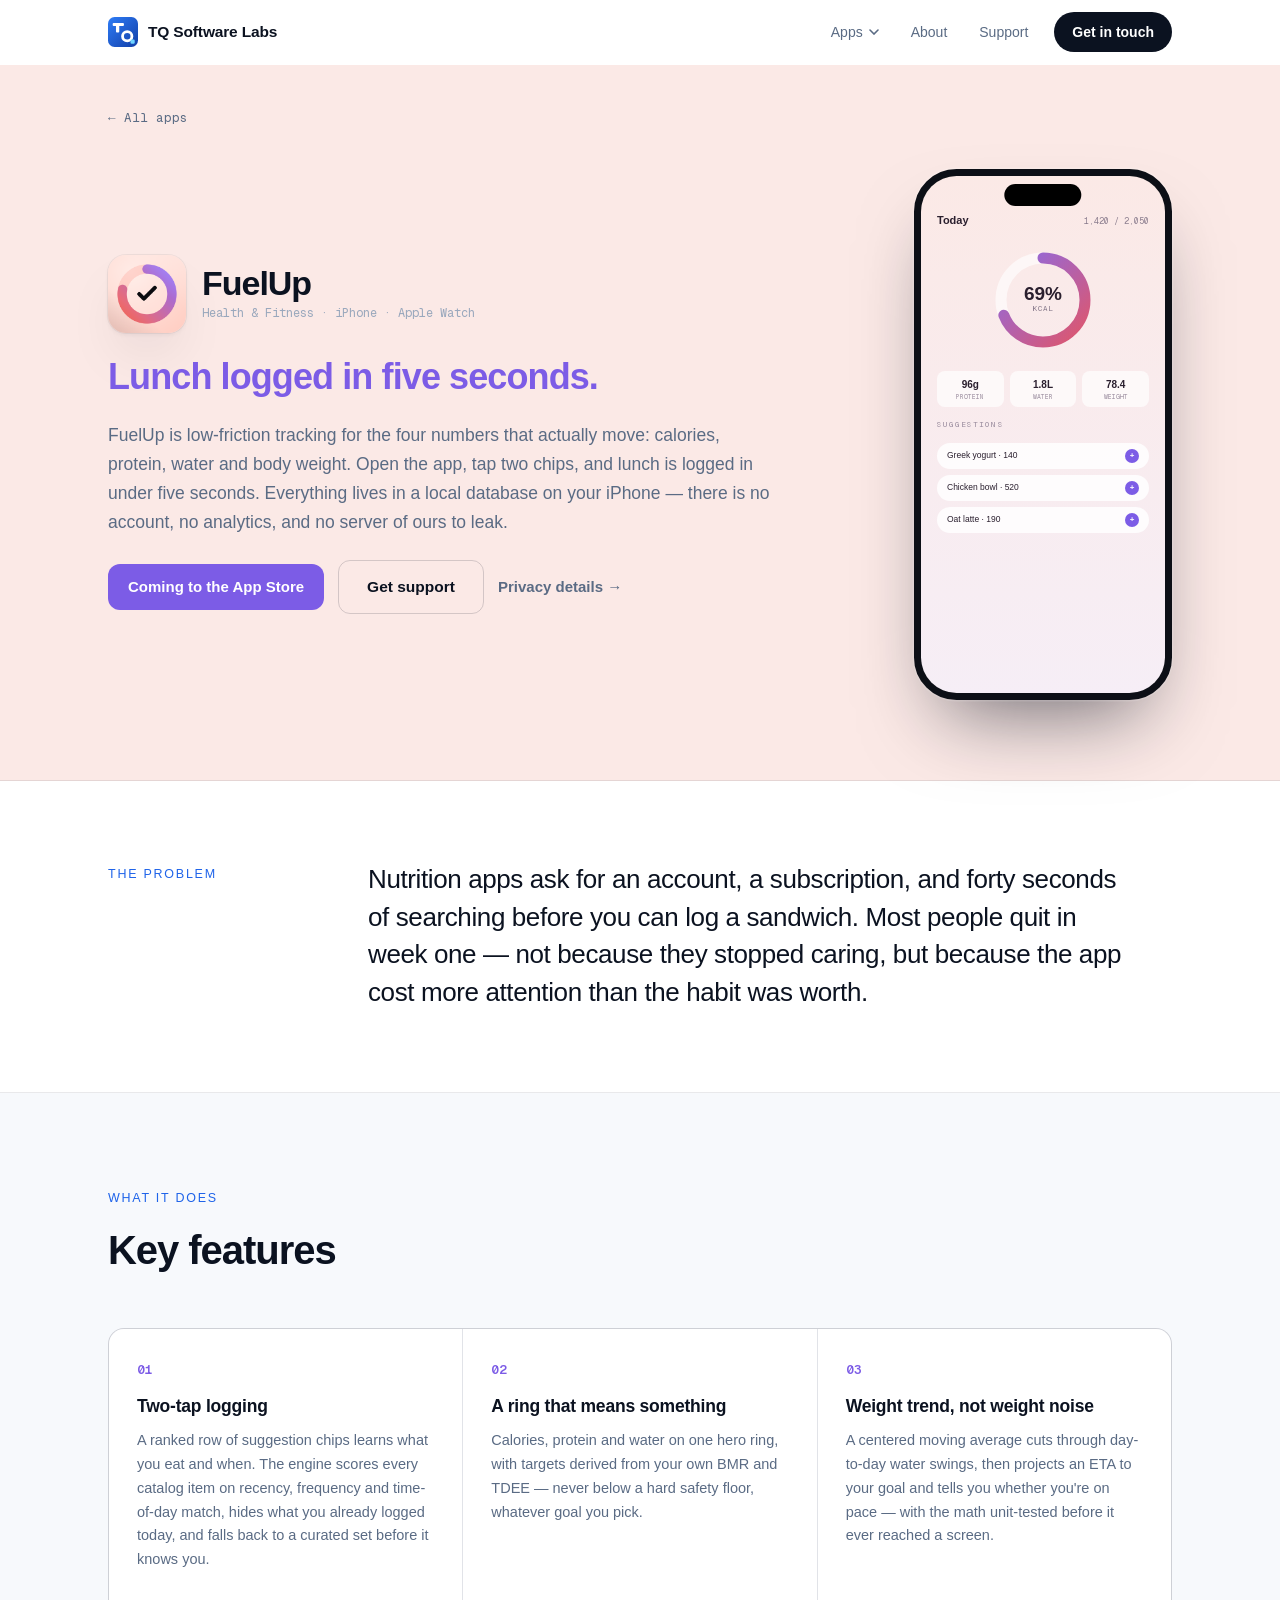
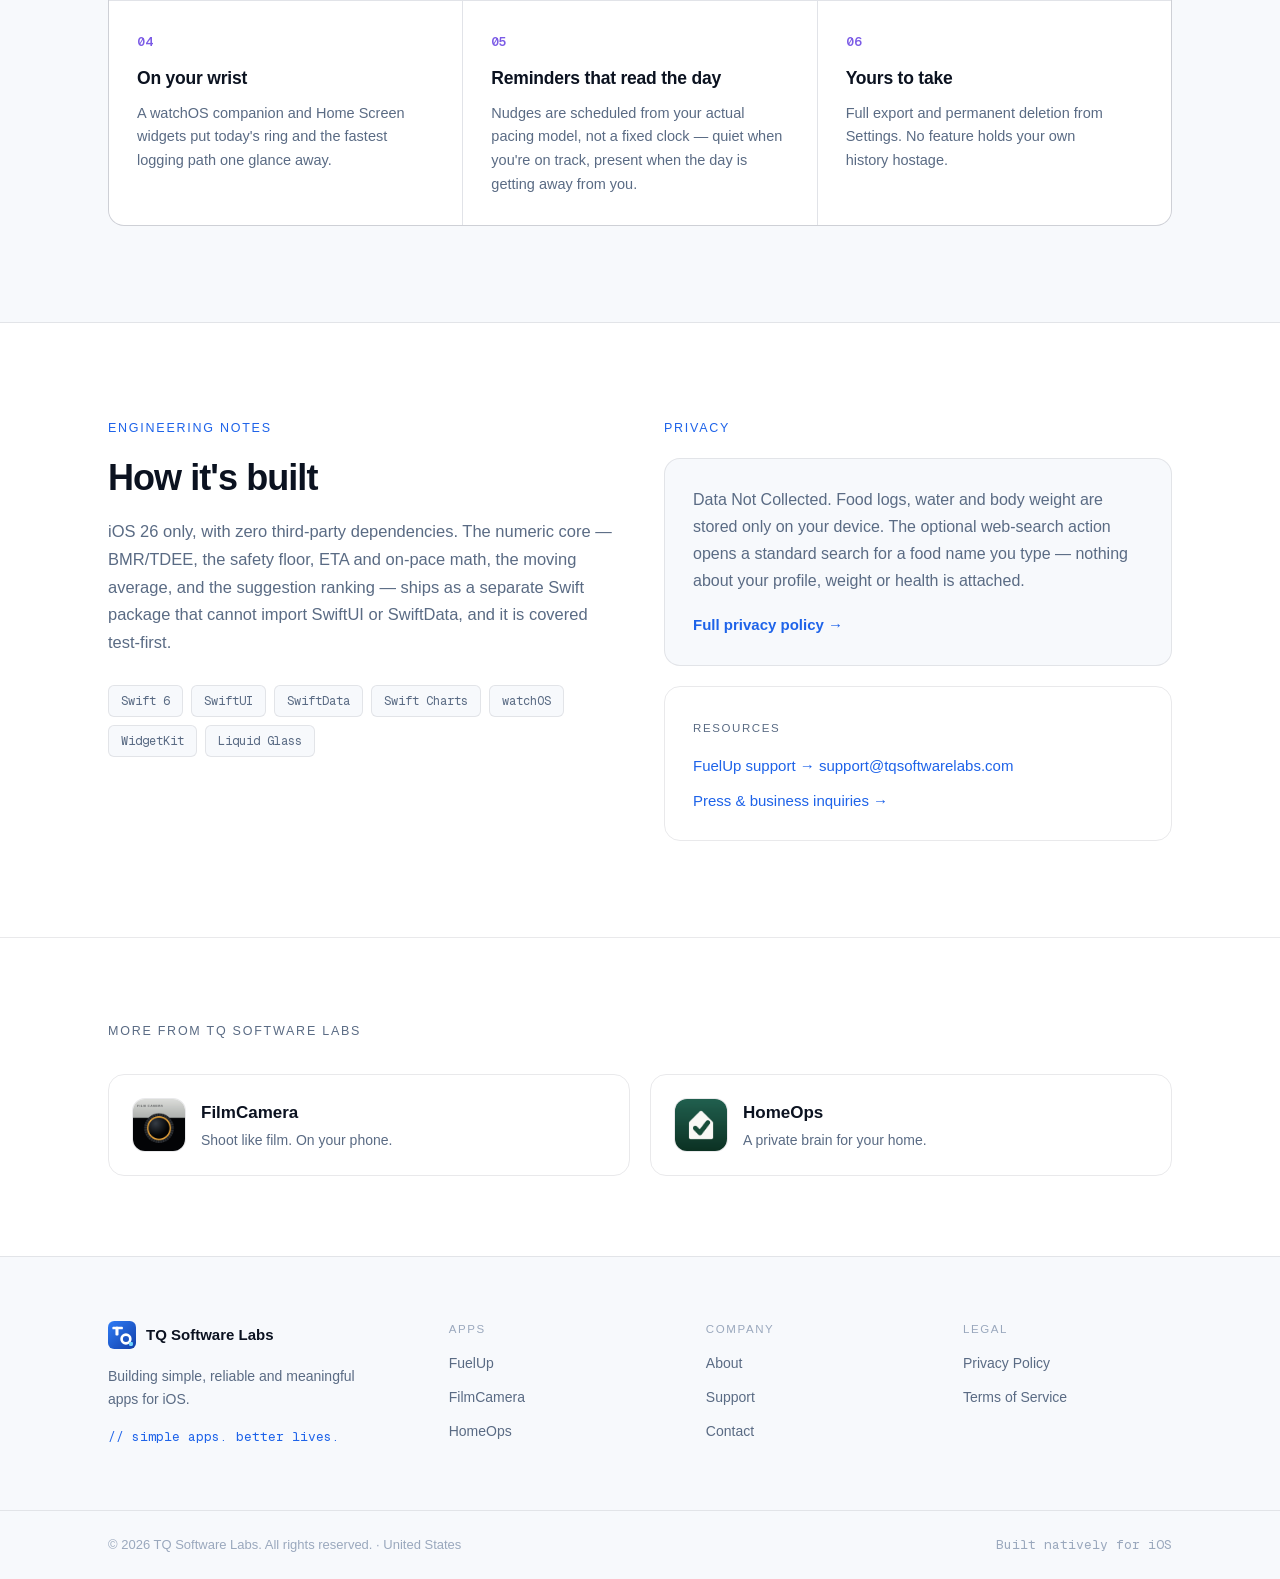
<file: apps/fuelup/index.html>
<!DOCTYPE html><html lang="en"><head><meta charSet="utf-8"/><meta name="viewport" content="width=device-width, initial-scale=1"/><link rel="preload" href="/_next/static/media/797e433ab948586e-s.p.0r6juujl39pe6.woff2" as="font" crossorigin="" type="font/woff2"/><link rel="preload" href="/_next/static/media/caa3a2e1cccd8315-s.p.0wgildi0cnwt9.woff2" as="font" crossorigin="" type="font/woff2"/><link rel="preload" as="image" href="/icons/fuelup.png"/><link rel="stylesheet" href="/_next/static/chunks/1yf5dc68te_zg.css" data-precedence="next"/><link rel="preload" as="script" fetchPriority="low" href="/_next/static/chunks/3s6nzrbk-8mnv.js"/><script src="/_next/static/chunks/19mx3mg6lkumu.js" async=""></script><script src="/_next/static/chunks/227kwhsrjlnp4.js" async=""></script><script src="/_next/static/chunks/3tcwyjf3sdyt-.js" async=""></script><script src="/_next/static/chunks/turbopack-193tdqrugw4ny.js" async=""></script><script src="/_next/static/chunks/3p4jdoc74nboj.js" async="" crossorigin=""></script><script src="/_next/static/chunks/3d4t3rfsbg89v.js" async="" crossorigin=""></script><script src="/_next/static/chunks/1h5lwbz188cxp.js" async="" crossorigin=""></script><script src="/_next/static/chunks/21wnu7qa-c886.js" async="" crossorigin=""></script><script src="/_next/static/chunks/01wwg2aar-9kt.js" async="" crossorigin=""></script><script src="/_next/static/chunks/2m1tnwhaz-09x.js" async="" crossorigin=""></script><title>FuelUp — Lunch logged in five seconds. · TQ Software Labs</title><meta name="description" content="Calories, protein, water and body weight — logged in seconds, stored only on your device."/><meta name="application-name" content="TQ Software Labs"/><link rel="author" href="https://tqsoftwarelabs.com"/><meta name="author" content="TQ Software Labs"/><meta name="keywords" content="iOS app development,software studio,Swift,SwiftUI,privacy-first apps,FuelUp,FilmCamera,HomeOps,TQ Software Labs"/><meta name="creator" content="TQ Software Labs"/><meta name="publisher" content="TQ Software Labs"/><meta name="robots" content="index, follow"/><link rel="canonical" href="https://tqsoftwarelabs.com/apps/fuelup/"/><meta property="og:title" content="FuelUp — Lunch logged in five seconds."/><meta property="og:description" content="Calories, protein, water and body weight — logged in seconds, stored only on your device."/><meta property="og:url" content="https://tqsoftwarelabs.com/apps/fuelup/"/><meta property="og:image" content="https://tqsoftwarelabs.com/icons/fuelup.png"/><meta property="og:image:width" content="512"/><meta property="og:image:height" content="512"/><meta property="og:image:alt" content="FuelUp app icon"/><meta name="twitter:card" content="summary_large_image"/><meta name="twitter:title" content="TQ Software Labs — Simple apps. Better lives."/><meta name="twitter:description" content="TQ Software Labs is an iOS software studio building focused, privacy-first apps for everyday life — well-made tools that meet real needs, without costing what they&#x27;re worth."/><meta name="twitter:image" content="https://tqsoftwarelabs.com/icons/fuelup.png"/><meta name="twitter:image:alt" content="FuelUp app icon"/><meta name="twitter:image:width" content="512"/><meta name="twitter:image:height" content="512"/><link rel="icon" href="/favicon.svg"/><link rel="apple-touch-icon" href="/favicon.svg"/><meta name="next-size-adjust" content=""/><script type="application/ld+json">{"@context":"https://schema.org","@type":"Organization","name":"TQ Software Labs","url":"https://tqsoftwarelabs.com","slogan":"Simple apps. Better lives.","description":"TQ Software Labs is an iOS software studio building focused, privacy-first apps for everyday life — well-made tools that meet real needs, without costing what they're worth.","foundingDate":"2026","address":{"@type":"PostalAddress","addressCountry":"US"},"contactPoint":[{"@type":"ContactPoint","contactType":"customer support","email":"support@tqsoftwarelabs.com","availableLanguage":"English"},{"@type":"ContactPoint","contactType":"press","email":"press@tqsoftwarelabs.com"},{"@type":"ContactPoint","contactType":"sales","email":"business@tqsoftwarelabs.com"}],"makesOffer":[{"@type":"Offer","itemOffered":{"@type":"SoftwareApplication","name":"FuelUp","operatingSystem":"iOS","applicationCategory":"Health & Fitness","description":"Calories, protein, water and body weight — logged in seconds, stored only on your device."}},{"@type":"Offer","itemOffered":{"@type":"SoftwareApplication","name":"FilmCamera","operatingSystem":"iOS","applicationCategory":"Photo & Video","description":"61 hand-built film looks rendered on-device in Metal — grain, halation and all, with nothing uploaded anywhere."}},{"@type":"Offer","itemOffered":{"@type":"SoftwareApplication","name":"HomeOps","operatingSystem":"iOS","applicationCategory":"Productivity","description":"Assets, documents, warranties and a maintenance plan built around your actual house — with an assistant that answers from your own records."}}]}</script><script src="/_next/static/chunks/0cz1d0mv5g_q7.js" noModule=""></script></head><body class="geist_db8459eb-module__PZ6jEG__variable geist_mono_8d43a2aa-module__8Li5zG__variable antialiased"><div hidden=""><!--$--><!--/$--></div><a href="#main" class="sr-only focus:not-sr-only focus:fixed focus:left-4 focus:top-4 focus:z-[100] focus:rounded-lg focus:bg-ink focus:px-4 focus:py-2.5 focus:text-sm focus:font-semibold focus:text-bg">Skip to content</a><div class="fixed inset-x-0 top-0 z-40 h-0.5 origin-left bg-brand" aria-hidden="true" style="transform:scaleX(0)"></div><header class="sticky top-0 z-50 border-b transition-[background,border-color,box-shadow] duration-300 border-transparent bg-transparent"><nav class="container-tq flex h-16 items-center justify-between" aria-label="Main"><a class="flex items-center gap-2.5" href="/"><span><svg width="30" height="30" viewBox="0 0 64 64" xmlns="http://www.w3.org/2000/svg" role="img" aria-label="TQ Software Labs"><defs><linearGradient id="tq-lg" x1="0" y1="0" x2="1" y2="1"><stop offset="0" stop-color="#2E7CF6"></stop><stop offset="1" stop-color="#123FA8"></stop></linearGradient></defs><rect width="64" height="64" rx="14" fill="url(#tq-lg)"></rect><rect x="10" y="13" width="24" height="6" rx="2" fill="#fff"></rect><rect x="17" y="13" width="7" height="20" rx="2" fill="#fff"></rect><circle cx="41" cy="41" r="10" fill="none" stroke="#fff" stroke-width="6"></circle><rect x="48" y="48" width="9" height="9" rx="2.5" fill="#6FD4FF"></rect></svg></span><span class="text-[15.5px] font-semibold tracking-[-0.01em]">TQ Software Labs</span></a><div class="hidden items-center gap-1 md:flex"><div class="relative"><a class="flex items-center gap-1.5 rounded-full px-3.5 py-2 text-sm font-medium text-muted transition-colors duration-200 hover:text-ink" href="/apps/">Apps<svg width="10" height="6" viewBox="0 0 10 6" fill="none" aria-hidden="true"><path d="M1 1l4 4 4-4" stroke="currentColor" stroke-width="1.6" stroke-linecap="round"></path></svg></a></div><a class="rounded-full px-3.5 py-2 text-sm font-medium transition-colors duration-200 hover:text-ink text-muted" href="/about/">About</a><a class="rounded-full px-3.5 py-2 text-sm font-medium transition-colors duration-200 hover:text-ink text-muted" href="/support/">Support</a><a class="ml-2 rounded-full bg-ink px-4.5 py-2.5 text-sm font-semibold text-bg transition-colors duration-200 hover:bg-brand" href="/contact/">Get in touch</a></div><div class="flex items-center gap-1 md:hidden"><button type="button" aria-label="Open menu" aria-expanded="false" class="grid size-11 cursor-pointer place-items-center rounded-full text-ink"><svg width="20" height="14" viewBox="0 0 20 14" aria-hidden="true"><rect width="20" height="2" rx="1" fill="currentColor" style="transform-origin:10px 1px 0"></rect><rect y="6" width="20" height="2" rx="1" fill="currentColor"></rect><rect y="12" width="20" height="2" rx="1" fill="currentColor" style="transform-origin:10px 13px 0"></rect></svg></button></div></nav></header><main id="main"><div style="opacity:0;transform:translateY(10px)"><script type="application/ld+json">{"@context":"https://schema.org","@type":"SoftwareApplication","name":"FuelUp","applicationCategory":"Health & Fitness","operatingSystem":"iOS","description":"FuelUp is low-friction tracking for the four numbers that actually move: calories, protein, water and body weight. Open the app, tap two chips, and lunch is logged in under five seconds. Everything lives in a local database on your iPhone — there is no account, no analytics, and no server of ours to leak.","url":"https://tqsoftwarelabs.com/apps/fuelup","image":"https://tqsoftwarelabs.com/icons/fuelup.png","author":{"@type":"Organization","name":"TQ Software Labs","url":"https://tqsoftwarelabs.com"},"publisher":{"@type":"Organization","name":"TQ Software Labs","url":"https://tqsoftwarelabs.com"}}</script><section class="border-b border-line" style="background:#FBE9E6"><div class="container-tq pb-4 pt-10"><a class="font-mono text-[12.5px] text-muted transition-colors duration-200 hover:text-ink" href="/apps/">← All apps</a></div><div class="container-tq grid items-center gap-14 pb-20 pt-6 lg:grid-cols-[1fr_auto]"><div class="flex flex-col gap-6"><div class="flex items-center gap-4" style="opacity:0;transform:translateY(18px)"><img alt="FuelUp app icon" width="78" height="78" decoding="async" data-nimg="1" class="rounded-[18px] shadow-lift ring-1 ring-black/5" style="color:transparent" src="/icons/fuelup.png"/><span class="flex flex-col gap-1"><h1 class="text-[34px] font-bold leading-none tracking-[-0.03em]">FuelUp</h1><span class="font-mono text-[12px] text-faint">Health &amp; Fitness<!-- --> · <!-- -->iPhone · Apple Watch</span></span></div><div style="opacity:0;transform:translateY(18px)"><p class="max-w-xl text-[clamp(24px,3.6vw,36px)] font-bold leading-[1.1] tracking-[-0.025em]" style="color:#7C5CE6">Lunch logged in five seconds.</p></div><div style="opacity:0;transform:translateY(18px)"><p class="max-w-2xl text-[17.5px] leading-[1.65] text-muted">FuelUp is low-friction tracking for the four numbers that actually move: calories, protein, water and body weight. Open the app, tap two chips, and lunch is logged in under five seconds. Everything lives in a local database on your iPhone — there is no account, no analytics, and no server of ours to leak.</p></div><div style="opacity:0;transform:translateY(18px)"><div class="flex flex-wrap items-center gap-3.5"><span class="rounded-control px-5 py-3 text-[15px] font-semibold text-white" style="background:#7C5CE6">Coming to the App Store</span><a class="group relative inline-flex items-center gap-2 overflow-hidden rounded-control px-7 py-3.5 text-[15.5px] font-semibold transition-colors duration-200 border border-line-strong text-ink hover:border-brand hover:text-brand" href="/support/"><span class="relative z-10">Get support</span><span aria-hidden="true" class="absolute inset-y-0 w-1/3 -skew-x-12 bg-white/15 opacity-0 group-hover:opacity-100" style="animation:tq-sheen 0.9s ease-out"></span></a><a class="text-[15px] font-semibold text-muted underline-offset-4 hover:underline" href="/privacy/">Privacy details →</a></div></div></div><div class="justify-self-center" style="opacity:0;transform:translateY(26px)"><div style="width:258px;height:531px"><div style="width:258px;height:531px;transform:scale(1);transform-origin:top left"><div class="relative size-full overflow-hidden border-[7px] border-[#0c0f16] bg-[#0c0f16]" style="border-radius:42.57px;box-shadow:0 0 0 1.5px rgba(255,255,255,.14), 0 40px 80px -30px rgba(11,18,32,.6), inset 0 0 0 1px rgba(0,0,0,.9)"><div class="relative size-full overflow-hidden" style="border-radius:30.959999999999997px"><div class="flex size-full flex-col gap-3 bg-gradient-to-b from-[#FBE9E6] to-[#F6EEF6] p-4 pt-9"><div class="flex items-baseline justify-between"><span class="text-[11px] font-semibold text-[#2A1F2E]">Today</span><span class="font-mono text-[8.5px] text-[#8b7d8e]">1,420 / 2,050</span></div><div class="relative mx-auto grid place-items-center"><svg width="118" height="118" viewBox="0 0 118 118" aria-hidden="true"><defs><linearGradient id="fu-ring" x1="0" y1="1" x2="1" y2="0"><stop offset="0" stop-color="#E0566A"></stop><stop offset="1" stop-color="#8A6BE8"></stop></linearGradient></defs><circle cx="59" cy="59" r="42" fill="none" stroke="#fff" stroke-opacity=".65" stroke-width="11"></circle><circle cx="59" cy="59" r="42" fill="none" stroke="url(#fu-ring)" stroke-width="11" stroke-linecap="round" transform="rotate(-90 59 59)" stroke-dasharray="263.89378290154264" stroke-dashoffset="263.89378290154264"></circle></svg><div class="absolute grid place-items-center"><span class="text-[19px] font-bold leading-none text-[#2A1F2E]">69%</span><span class="font-mono text-[7.5px] text-[#8b7d8e]">KCAL</span></div></div><div class="grid grid-cols-3 gap-1.5"><div class="rounded-lg bg-white/70 px-1.5 py-1.5 text-center"><div class="text-[10px] font-semibold text-[#2A1F2E]">96g</div><div class="font-mono text-[6.5px] text-[#9c8fa0]">PROTEIN</div></div><div class="rounded-lg bg-white/70 px-1.5 py-1.5 text-center"><div class="text-[10px] font-semibold text-[#2A1F2E]">1.8L</div><div class="font-mono text-[6.5px] text-[#9c8fa0]">WATER</div></div><div class="rounded-lg bg-white/70 px-1.5 py-1.5 text-center"><div class="text-[10px] font-semibold text-[#2A1F2E]">78.4</div><div class="font-mono text-[6.5px] text-[#9c8fa0]">WEIGHT</div></div></div><span class="font-mono text-[7.5px] tracking-[.14em] text-[#9c8fa0]">SUGGESTIONS</span><div class="flex flex-col gap-1.5"><div class="flex items-center justify-between rounded-full bg-white/85 px-2.5 py-1.5" style="opacity:0;transform:translateX(-8px)"><span class="text-[8.5px] font-medium text-[#2A1F2E]">Greek yogurt · 140</span><span class="grid size-3.5 place-items-center rounded-full text-[8px] font-bold text-white" style="background:#7C5CE6">+</span></div><div class="flex items-center justify-between rounded-full bg-white/85 px-2.5 py-1.5" style="opacity:0;transform:translateX(-8px)"><span class="text-[8.5px] font-medium text-[#2A1F2E]">Chicken bowl · 520</span><span class="grid size-3.5 place-items-center rounded-full text-[8px] font-bold text-white" style="background:#7C5CE6">+</span></div><div class="flex items-center justify-between rounded-full bg-white/85 px-2.5 py-1.5" style="opacity:0;transform:translateX(-8px)"><span class="text-[8.5px] font-medium text-[#2A1F2E]">Oat latte · 190</span><span class="grid size-3.5 place-items-center rounded-full text-[8px] font-bold text-white" style="background:#7C5CE6">+</span></div></div></div></div><div class="absolute left-1/2 top-2 -translate-x-1/2 rounded-full bg-black" style="width:77.39999999999999px;height:21.930000000000003px" aria-hidden="true"></div></div></div></div></div></div></section><section class="border-b border-line"><div class="container-tq grid gap-10 py-20 lg:grid-cols-[220px_1fr]"><div style="opacity:0;transform:translateY(18px)"><span class="eyebrow text-brand">The problem</span></div><div style="opacity:0;transform:translateY(18px)"><p class="max-w-3xl text-[clamp(20px,2.6vw,26px)] font-medium leading-[1.45] tracking-[-0.015em]">Nutrition apps ask for an account, a subscription, and forty seconds of searching before you can log a sandwich. Most people quit in week one — not because they stopped caring, but because the app cost more attention than the habit was worth.</p></div></div></section><section class="border-b border-line bg-surface"><div class="container-tq py-24"><div class="mb-12 flex flex-col gap-3" style="opacity:0;transform:translateY(18px)"><span class="eyebrow text-brand">What it does</span><h2 class="text-[clamp(28px,4.2vw,40px)] font-bold tracking-[-0.026em]">Key features</h2></div><div class="grid gap-px overflow-hidden rounded-card border border-line bg-line md:grid-cols-2 lg:grid-cols-3"><div class="h-full" style="opacity:0;transform:translateY(20px)"><div class="group h-full bg-bg p-7 transition-colors duration-300 hover:bg-surface-2"><span class="font-mono text-[13px] font-semibold" style="color:#7C5CE6">01</span><h3 class="mt-3 text-[17.5px] font-semibold tracking-[-0.012em]">Two-tap logging</h3><p class="mt-2.5 text-[14.5px] leading-[1.65] text-muted">A ranked row of suggestion chips learns what you eat and when. The engine scores every catalog item on recency, frequency and time-of-day match, hides what you already logged today, and falls back to a curated set before it knows you.</p></div></div><div class="h-full" style="opacity:0;transform:translateY(20px)"><div class="group h-full bg-bg p-7 transition-colors duration-300 hover:bg-surface-2"><span class="font-mono text-[13px] font-semibold" style="color:#7C5CE6">02</span><h3 class="mt-3 text-[17.5px] font-semibold tracking-[-0.012em]">A ring that means something</h3><p class="mt-2.5 text-[14.5px] leading-[1.65] text-muted">Calories, protein and water on one hero ring, with targets derived from your own BMR and TDEE — never below a hard safety floor, whatever goal you pick.</p></div></div><div class="h-full" style="opacity:0;transform:translateY(20px)"><div class="group h-full bg-bg p-7 transition-colors duration-300 hover:bg-surface-2"><span class="font-mono text-[13px] font-semibold" style="color:#7C5CE6">03</span><h3 class="mt-3 text-[17.5px] font-semibold tracking-[-0.012em]">Weight trend, not weight noise</h3><p class="mt-2.5 text-[14.5px] leading-[1.65] text-muted">A centered moving average cuts through day-to-day water swings, then projects an ETA to your goal and tells you whether you&#x27;re on pace — with the math unit-tested before it ever reached a screen.</p></div></div><div class="h-full" style="opacity:0;transform:translateY(20px)"><div class="group h-full bg-bg p-7 transition-colors duration-300 hover:bg-surface-2"><span class="font-mono text-[13px] font-semibold" style="color:#7C5CE6">04</span><h3 class="mt-3 text-[17.5px] font-semibold tracking-[-0.012em]">On your wrist</h3><p class="mt-2.5 text-[14.5px] leading-[1.65] text-muted">A watchOS companion and Home Screen widgets put today&#x27;s ring and the fastest logging path one glance away.</p></div></div><div class="h-full" style="opacity:0;transform:translateY(20px)"><div class="group h-full bg-bg p-7 transition-colors duration-300 hover:bg-surface-2"><span class="font-mono text-[13px] font-semibold" style="color:#7C5CE6">05</span><h3 class="mt-3 text-[17.5px] font-semibold tracking-[-0.012em]">Reminders that read the day</h3><p class="mt-2.5 text-[14.5px] leading-[1.65] text-muted">Nudges are scheduled from your actual pacing model, not a fixed clock — quiet when you&#x27;re on track, present when the day is getting away from you.</p></div></div><div class="h-full" style="opacity:0;transform:translateY(20px)"><div class="group h-full bg-bg p-7 transition-colors duration-300 hover:bg-surface-2"><span class="font-mono text-[13px] font-semibold" style="color:#7C5CE6">06</span><h3 class="mt-3 text-[17.5px] font-semibold tracking-[-0.012em]">Yours to take</h3><p class="mt-2.5 text-[14.5px] leading-[1.65] text-muted">Full export and permanent deletion from Settings. No feature holds your own history hostage.</p></div></div></div></div></section><section class="border-b border-line"><div class="container-tq grid gap-12 py-24 lg:grid-cols-[1fr_1fr]"><div class="flex flex-col gap-5" style="opacity:0;transform:translateY(18px)"><span class="eyebrow text-brand">Engineering notes</span><h2 class="text-[clamp(26px,3.6vw,36px)] font-bold leading-[1.12] tracking-[-0.026em]">How it&#x27;s built</h2><p class="text-[16.5px] leading-[1.68] text-muted">iOS 26 only, with zero third-party dependencies. The numeric core — BMR/TDEE, the safety floor, ETA and on-pace math, the moving average, and the suggestion ranking — ships as a separate Swift package that cannot import SwiftUI or SwiftData, and it is covered test-first.</p><div class="flex flex-wrap gap-2 pt-2"><span class="rounded-md border border-line bg-surface px-3 py-1.5 font-mono text-[12px] text-muted">Swift 6</span><span class="rounded-md border border-line bg-surface px-3 py-1.5 font-mono text-[12px] text-muted">SwiftUI</span><span class="rounded-md border border-line bg-surface px-3 py-1.5 font-mono text-[12px] text-muted">SwiftData</span><span class="rounded-md border border-line bg-surface px-3 py-1.5 font-mono text-[12px] text-muted">Swift Charts</span><span class="rounded-md border border-line bg-surface px-3 py-1.5 font-mono text-[12px] text-muted">watchOS</span><span class="rounded-md border border-line bg-surface px-3 py-1.5 font-mono text-[12px] text-muted">WidgetKit</span><span class="rounded-md border border-line bg-surface px-3 py-1.5 font-mono text-[12px] text-muted">Liquid Glass</span></div></div><div class="flex flex-col gap-5" style="opacity:0;transform:translateY(18px)"><span class="eyebrow text-brand">Privacy</span><div class="rounded-card border border-line bg-surface p-7"><p class="text-[16px] leading-[1.68] text-muted">Data Not Collected. Food logs, water and body weight are stored only on your device. The optional web-search action opens a standard search for a food name you type — nothing about your profile, weight or health is attached.</p><a class="mt-5 inline-block text-[15px] font-semibold text-brand hover:underline" href="/privacy/">Full privacy policy →</a></div><div class="rounded-card border border-line p-7"><span class="eyebrow text-[11.5px]">Resources</span><div class="mt-4 flex flex-col gap-3"><a href="mailto:support@tqsoftwarelabs.com?subject=FuelUp%20support" class="text-[15px] font-medium text-brand hover:underline">FuelUp<!-- --> support → <!-- -->support@tqsoftwarelabs.com</a><a href="mailto:press@tqsoftwarelabs.com?subject=FuelUp%20press%20inquiry" class="text-[15px] font-medium text-brand hover:underline">Press &amp; business inquiries →</a></div></div></div></div></section><section><div class="container-tq py-20"><div class="mb-8" style="opacity:0;transform:translateY(18px)"><span class="eyebrow ">More from <!-- -->TQ Software Labs</span></div><div class="grid gap-5 md:grid-cols-2"><div style="opacity:0;transform:translateY(18px)"><a class="group flex items-center gap-4 rounded-card border border-line p-6 transition-[border-color,background] duration-300 hover:border-brand/45 hover:bg-surface" href="/apps/filmcamera/"><img alt="FilmCamera app icon" loading="lazy" width="52" height="52" decoding="async" data-nimg="1" class="rounded-[12px] ring-1 ring-line transition-transform duration-300 group-hover:scale-105" style="color:transparent" src="/icons/filmcamera.png"/><span class="flex flex-col gap-1"><span class="text-[17px] font-semibold">FilmCamera</span><span class="text-[14px] text-muted">Shoot like film. On your phone.</span></span><span class="ml-auto text-brand opacity-0 transition-opacity duration-200 group-hover:opacity-100">→</span></a></div><div style="opacity:0;transform:translateY(18px)"><a class="group flex items-center gap-4 rounded-card border border-line p-6 transition-[border-color,background] duration-300 hover:border-brand/45 hover:bg-surface" href="/apps/homeops/"><img alt="HomeOps app icon" loading="lazy" width="52" height="52" decoding="async" data-nimg="1" class="rounded-[12px] ring-1 ring-line transition-transform duration-300 group-hover:scale-105" style="color:transparent" src="/icons/homeops.png"/><span class="flex flex-col gap-1"><span class="text-[17px] font-semibold">HomeOps</span><span class="text-[14px] text-muted">A private brain for your home.</span></span><span class="ml-auto text-brand opacity-0 transition-opacity duration-200 group-hover:opacity-100">→</span></a></div></div></div></section><!--$--><!--/$--></div></main><footer class="border-t border-line bg-surface"><div class="container-tq grid gap-12 py-16 md:grid-cols-[1.4fr_repeat(3,1fr)]"><div class="flex flex-col gap-4"><a class="flex items-center gap-2.5" href="/"><svg width="28" height="28" viewBox="0 0 64 64" xmlns="http://www.w3.org/2000/svg" role="img" aria-label="TQ Software Labs"><defs><linearGradient id="footer-lg" x1="0" y1="0" x2="1" y2="1"><stop offset="0" stop-color="#2E7CF6"></stop><stop offset="1" stop-color="#123FA8"></stop></linearGradient></defs><rect width="64" height="64" rx="14" fill="url(#footer-lg)"></rect><rect x="10" y="13" width="24" height="6" rx="2" fill="#fff"></rect><rect x="17" y="13" width="7" height="20" rx="2" fill="#fff"></rect><circle cx="41" cy="41" r="10" fill="none" stroke="#fff" stroke-width="6"></circle><rect x="48" y="48" width="9" height="9" rx="2.5" fill="#6FD4FF"></rect></svg><span class="text-[15px] font-semibold">TQ Software Labs</span></a><p class="max-w-64 text-sm leading-relaxed text-muted">Building simple, reliable and meaningful apps for iOS.</p><span class="font-mono text-[13px] text-brand">// simple apps. better lives.</span></div><nav class="flex flex-col gap-3.5" aria-label="Apps"><span class="eyebrow text-[11.5px] text-faint">Apps</span><a class="w-fit text-sm text-muted transition-colors duration-200 hover:text-brand" href="/apps/fuelup/">FuelUp</a><a class="w-fit text-sm text-muted transition-colors duration-200 hover:text-brand" href="/apps/filmcamera/">FilmCamera</a><a class="w-fit text-sm text-muted transition-colors duration-200 hover:text-brand" href="/apps/homeops/">HomeOps</a></nav><nav class="flex flex-col gap-3.5" aria-label="Company"><span class="eyebrow text-[11.5px] text-faint">Company</span><a class="w-fit text-sm text-muted transition-colors duration-200 hover:text-brand" href="/about/">About</a><a class="w-fit text-sm text-muted transition-colors duration-200 hover:text-brand" href="/support/">Support</a><a class="w-fit text-sm text-muted transition-colors duration-200 hover:text-brand" href="/contact/">Contact</a></nav><nav class="flex flex-col gap-3.5" aria-label="Legal"><span class="eyebrow text-[11.5px] text-faint">Legal</span><a class="w-fit text-sm text-muted transition-colors duration-200 hover:text-brand" href="/privacy/">Privacy Policy</a><a class="w-fit text-sm text-muted transition-colors duration-200 hover:text-brand" href="/terms/">Terms of Service</a></nav></div><div class="border-t border-line"><div class="container-tq flex flex-col gap-3 py-6 text-[13px] text-faint sm:flex-row sm:items-center sm:justify-between"><span>© <!-- -->2026<!-- --> <!-- -->TQ Software Labs<!-- -->. All rights reserved. · <!-- -->United States</span><span class="font-mono">Built natively for iOS</span></div></div></footer><script src="/_next/static/chunks/3s6nzrbk-8mnv.js" id="_R_" async=""></script><script>(self.__next_f=self.__next_f||[]).push([0])</script><script>self.__next_f.push([1,"1:\"$Sreact.fragment\"\n3:I[56850,[\"/_next/static/chunks/3p4jdoc74nboj.js\",\"/_next/static/chunks/3d4t3rfsbg89v.js\",\"/_next/static/chunks/1h5lwbz188cxp.js\"],\"Nav\"]\n4:I[39756,[\"/_next/static/chunks/3p4jdoc74nboj.js\",\"/_next/static/chunks/3d4t3rfsbg89v.js\",\"/_next/static/chunks/1h5lwbz188cxp.js\"],\"default\"]\n5:I[16868,[\"/_next/static/chunks/3p4jdoc74nboj.js\",\"/_next/static/chunks/3d4t3rfsbg89v.js\",\"/_next/static/chunks/1h5lwbz188cxp.js\",\"/_next/static/chunks/21wnu7qa-c886.js\"],\"default\"]\n6:I[37457,[\"/_next/static/chunks/3p4jdoc74nboj.js\",\"/_next/static/chunks/3d4t3rfsbg89v.js\",\"/_next/static/chunks/1h5lwbz188cxp.js\"],\"default\"]\n7:I[56417,[\"/_next/static/chunks/3p4jdoc74nboj.js\",\"/_next/static/chunks/3d4t3rfsbg89v.js\",\"/_next/static/chunks/1h5lwbz188cxp.js\",\"/_next/static/chunks/01wwg2aar-9kt.js\"],\"HeroBackdrop\"]\n8:I[43494,[\"/_next/static/chunks/3p4jdoc74nboj.js\",\"/_next/static/chunks/3d4t3rfsbg89v.js\",\"/_next/static/chunks/1h5lwbz188cxp.js\",\"/_next/static/chunks/2m1tnwhaz-09x.js\"],\"Reveal\"]\n10:I[68027,[\"/_next/static/chunks/3p4jdoc74nboj.js\",\"/_next/static/chunks/3d4t3rfsbg89v.js\",\"/_next/static/chunks/1h5lwbz188cxp.js\"],\"default\",1]\n:HL[\"/_next/static/chunks/1yf5dc68te_zg.css\",\"style\"]\n:HL[\"/_next/static/media/797e433ab948586e-s.p.0r6juujl39pe6.woff2\",\"font\",{\"crossOrigin\":\"\",\"type\":\"font/woff2\"}]\n:HL[\"/_next/static/media/caa3a2e1cccd8315-s.p.0wgildi0cnwt9.woff2\",\"font\",{\"crossOrigin\":\"\",\"type\":\"font/woff2\"}]\n2:T62c,{\"@context\":\"https://schema.org\",\"@type\":\"Organization\",\"name\":\"TQ Software Labs\",\"url\":\"https://tqsoftwarelabs.com\",\"slogan\":\"Simple apps. Better lives.\",\"description\":\"TQ Software Labs is an iOS software studio building focused, privacy-first apps for everyday life — well-made tools that meet real needs, without costing what they're worth.\",\"foundingDate\":\"2026\",\"address\":{\"@type\":\"PostalAddress\",\"addressCountry\":\"US\"},\"contactPoint\":[{\"@type\":\"ContactPoint\",\"contactType\":\"customer support\",\"email\":\"support@tqsoftwarelabs.com\",\"availableLanguage\":\"English\"},{\"@type\":\"ContactPoint\",\"contactType\":\"press\",\"email\":\"press@tqsoftwarelabs.com\"},{\"@type\":\"ContactPoint\",\"contactType\":\"sales\",\"email\":\"business@tqsoftwarelabs.com\"}],\"makesOffer\":[{\"@type\":\"Offer\",\"itemOffered\":{\"@type\":\"SoftwareApplication\",\"name\":\"FuelUp\",\"operatingSystem\":\"iOS\",\"applicationCategory\":\"Health \u0026 Fitness\",\"description\":\"Calories, protein, water and body weight — logged in seconds, stored only on your device.\"}},{\"@type\":\"Offer\",\"itemOffered\":{\"@type\":\"SoftwareApplication\",\"name\":\"FilmCamera\",\"operatingSystem\":\"iOS\",\"applicationCategory\":\"Photo \u0026 Video\",\"description\":\"61 hand-built film looks rendered on-device in Metal — grain, halation and all, with nothing uploaded anywhere.\"}},{\"@type\":\"Offer\",\"itemOffered\":{\"@type\":\"SoftwareApplication\",\"name\":\"HomeOps\",\"operatingSystem\":\"iOS\",\"applicationCategory\":\"Productivity\",\"description\":\"Assets, documents, warranties and a maintenance plan built around your actual house — with an assistant that answers from your own records.\"}}]}e:X\n0:{\"P\":null,\"c\":[\"\",\"apps\",\"fuelup\",\"\"],\"q\":\"\",\"i\":false,\"f\":[[[\"\",{\"children\":[\"apps\",{\"children\":[[\"slug\",\"fuelup\",\"d\",[]],{\"children\":[\"__PAGE__\",{},\"$undefined\",\"$undefined\",4608]},\"$undefined\",\"$undefined\",4608]},\"$undefined\",\"$undefined\",4608]},\"$undefined\",\"$undefined\",4624],[[\"$\",\"$1\",\"c\",{\"children\":[[[\"$\",\"link\",\"0\",{\"rel\":\"stylesheet\",\"href\":\"/_next/static/chunks/1yf5dc68te_zg.css\",\"precedence\":\"next\",\"crossOrigin\":\"$undefined\",\"nonce\":\"$undefined\"}],[\"$\",\"script\",\"script-0\",{\"src\":\"/_next/static/chunks/3p4jdoc74nboj.js\",\"async\":true,\"nonce\":\"$undefined\"}],[\"$\",\"script\",\"script-1\",{\"src\":\"/_next/static/chunks/3d4t3rfsbg89v.js\",\"async\":true,\"nonce\":\"$undefined\"}],[\"$\",\"script\",\"script-2\",{\"src\":\"/_next/static/chunks/1h5lwbz188cxp.js\",\"async\":true,\"nonce\":\"$undefined\"}]],[\"$\",\"html\",null,{\"lang\":\"en\",\"children\":[[\"$\",\"head\",null,{\"children\":[\"$\",\"script\",null,{\"type\":\"application/ld+json\",\"dangerouslySetInnerHTML\":{\"__html\":\"$2\"}}]}],[\"$\",\"body\",null,{\"className\":\"geist_db8459eb-module__PZ6jEG__variable geist_mono_8d43a2aa-module__8Li5zG__variable antialiased\",\"children\":[[\"$\",\"a\",null,{\"href\":\"#main\",\"className\":\"sr-only focus:not-sr-only focus:fixed focus:left-4 focus:top-4 focus:z-[100] focus:rounded-lg focus:bg-ink focus:px-4 focus:py-2.5 focus:text-sm focus:font-semibold focus:text-bg\",\"children\":\"Skip to content\"}],[\"$\",\"$L3\",null,{}],[\"$\",\"main\",null,{\"id\":\"main\",\"children\":[\"$\",\"$L4\",null,{\"parallelRouterKey\":\"children\",\"error\":\"$undefined\",\"errorStyles\":\"$undefined\",\"errorScripts\":\"$undefined\",\"template\":[\"$\",\"$L5\",null,{\"children\":[\"$\",\"$L6\",null,{}]}],\"templateStyles\":[],\"templateScripts\":[[\"$\",\"script\",\"script-0\",{\"src\":\"/_next/static/chunks/21wnu7qa-c886.js\",\"async\":true}]],\"notFound\":[[\"$\",\"section\",null,{\"className\":\"relative overflow-hidden\",\"children\":[[\"$\",\"$L7\",null,{}],[\"$\",\"div\",null,{\"className\":\"container-tq flex min-h-[70vh] flex-col items-center justify-center gap-6 py-24 text-center\",\"children\":[[\"$\",\"$L8\",null,{\"children\":[\"$\",\"span\",null,{\"className\":\"font-mono text-[13px] text-brand\",\"children\":\"// error 404\"}]}],[\"$\",\"$L8\",null,{\"delay\":0.06,\"children\":[\"$\",\"h1\",null,{\"className\":\"text-[clamp(36px,7vw,68px)] font-bold leading-none tracking-[-0.035em]\",\"children\":\"Page not found\"}]}],[\"$\",\"$L8\",null,{\"delay\":0.12,\"children\":[\"$\",\"p\",null,{\"className\":\"max-w-md text-[17px] leading-relaxed text-muted\",\"children\":\"This page doesn't exist — or it shipped in a different build. Try one of these instead.\"}]}],[\"$\",\"$L8\",null,{\"delay\":0.18,\"children\":\"$L9\"}]]}]]}],[]],\"forbidden\":\"$undefined\",\"unauthorized\":\"$undefined\"}]}],\"$La\"]}]]}]]}],{\"children\":[\"$Lb\",{\"children\":[\"$Lc\",{\"children\":[\"$Ld\",{},null,false,null]},null,false,\"$e\"]},null,false,\"$e\"]},null,false,null],\"$Lf\",false]],\"m\":\"$undefined\",\"G\":[\"$10\",[\"$L11\"]],\"S\":true,\"h\":null,\"r\":\"$undefined\",\"s\":\"$undefined\",\"a\":\"$undefined\",\"l\":\"$undefined\",\"p\":\"$undefined\",\"d\":\"$undefined\",\"b\":\"vIkppwYBYMT7AY4iXPSLD\"}\n12:I[43494,[\"/_next/static/chunks/3p4jdoc74nboj.js\",\"/_next/static/chunks/3d4t3rfsbg89v.js\",\"/_next/static/chunks/1h5lwbz188cxp.js\",\"/_next/static/chunks/2m1tnwhaz-09x.js\"],\"Magnetic\"]\n13:I[22016,[\"/_next/static/chunks/3p4jdoc74nboj.js\",\"/_next/static/chunks/3d4t3rfsbg89v.js\",\"/_next/static/chunks/1h5lwbz188cxp.js\",\"/_next/static/chunks/2m1tnwhaz-09x.js\"],\"\"]\n15:I[97367,[\"/_next/static/chunks/3p4jdoc74nboj.js\",\"/_next/static/chunks/3d4t3rfsbg89v.js\",\"/_next/static/chunks/1h5lwbz188cxp.js\"],\"OutletBoundary\"]\n16:\"$Sreact.suspense\"\n18:I[97367,[\"/_next/static/chunks/3p4jdoc74nboj.js\",\"/_next/static/chunks/3d4t3rfsbg89v.js\",\"/_next/static/chunks/1h5lwbz188cxp.js\"],\"ViewportBoundary\"]\n1a:I[97367,[\"/_next/static/chunks/3p4jdoc74nboj.js\",\"/_next/static/chunks/3d4t3rfsbg89v.js\",\"/_next/static/chunks/1h5lwbz188cxp.js\"],\"MetadataBoundary\"]\n9:[\"$\",\"div\",null,{\"className\":\"flex flex-wrap justify-center gap-3.5\",\"children\":[[\"$\",\"$L12\",null,{\"children\":[\"$\",\"$L13\",null,{\"href\":\"/\",\"className\":\"group relative inline-flex items-center gap-2 overflow-hidden rounded-control px-7 py-3.5 text-[15.5px] font-semibold transition-colors duration-200 bg-brand text-white hover:bg-brand-deep\",\"children\":[[\"$\",\"span\",null,{\"className\":\"relative z-10\",\"children\":\"Home\"}],[\"$\",\"span\",null,{\"aria-hidden\":\"true\",\"className\":\"absolute inset-y-0 w-1/3 -skew-x-12 bg-white/15 opacity-0 group-hover:opacity-100\",\"style\":{\"animation\":\"tq-sheen 0.9s ease-out\"}}]]}]}],[\"$\",\"$L12\",null,{\"children\":[\"$\",\"$L13\",null,{\"href\":\"/apps\",\"className\":\"group relative inline-flex items-center gap-2 overflow-hidden rounded-control px-7 py-3.5 text-[15.5px] font-semibold transition-colors duration-200 border border-line-strong text-ink hover:border-brand hover:text-brand\",\"children\":[[\"$\",\"span\",null,{\"className\":\"relative z-10\",\"children\":\"Our apps\"}],[\"$\",\"span\",null,{\"aria-hidden\":\"true\",\"className\":\"absolute inset-y-0 w-1/3 -skew-x-12 bg-white/15 opacity-0 group-hover:opacity-100\",\"style\":{\"animation\":\"tq-sheen 0.9s ease-out\"}}]]}]}],[\"$\",\"$L13\",null,{\"href\":\"/support\",\"className\":\"inline-flex items-center px-4 py-3.5 text-[15.5px] font-semibold text-muted hover:text-ink\",\"children\":\"Support\"}]]}]\na:[\"$\",\"footer\",null,{\"className\":\"border-t border-line bg-surface\",\"children\":[[\"$\",\"div\",null,{\"className\":\"container-tq grid gap-12 py-16 md:grid-cols-[1.4fr_repeat(3,1fr)]\",\"children\":[[\"$\",\"div\",null,{\"className\":\"flex flex-col gap-4\",\"children\":[[\"$\",\"$L13\",null,{\"href\":\"/\",\"className\":\"flex items-center gap-2.5\",\"children\":[[\"$\",\"svg\",null,{\"width\":28,\"height\":28,\"viewBox\":\"0 0 64 64\",\"xmlns\":\"http://www.w3.org/2000/svg\",\"role\":\"img\",\"aria-label\":\"TQ Software Labs\",\"children\":[[\"$\",\"defs\",null,{\"children\":[\"$\",\"linearGradient\",null,{\"id\":\"footer-lg\",\"x1\":\"0\",\"y1\":\"0\",\"x2\":\"1\",\"y2\":\"1\",\"children\":[[\"$\",\"stop\",null,{\"offset\":\"0\",\"stopColor\":\"#2E7CF6\"}],[\"$\",\"stop\",null,{\"offset\":\"1\",\"stopColor\":\"#123FA8\"}]]}]}],[\"$\",\"rect\",null,{\"width\":\"64\",\"height\":\"64\",\"rx\":\"14\",\"fill\":\"url(#footer-lg)\"}],[\"$\",\"rect\",null,{\"x\":\"10\",\"y\":\"13\",\"width\":\"24\",\"height\":\"6\",\"rx\":\"2\",\"fill\":\"#fff\"}],[\"$\",\"rect\",null,{\"x\":\"17\",\"y\":\"13\",\"width\":\"7\",\"height\":\"20\",\"rx\":\"2\",\"fill\":\"#fff\"}],[\"$\",\"circle\",null,{\"cx\":\"41\",\"cy\":\"41\",\"r\":\"10\",\"fill\":\"none\",\"stroke\":\"#fff\",\"strokeWidth\":\"6\"}],[\"$\",\"rect\",null,{\"x\":\"48\",\"y\":\"48\",\"width\":\"9\",\"height\":\"9\",\"rx\":\"2.5\",\"fill\":\"#6FD4FF\"}]]}],[\"$\",\"span\",null,{\"className\":\"text-[15px] font-semibold\",\"children\":\"TQ Software Labs\"}]]}],[\"$\",\"p\",null,{\"className\":\"max-w-64 text-sm leading-relaxed text-muted\",\"children\":\"Building simple, reliable and meaningful apps for iOS.\"}],[\"$\",\"span\",null,{\"className\":\"font-mono text-[13px] text-brand\",\"children\":\"// simple apps. better lives.\"}]]}],[[\"$\",\"nav\",\"Apps\",{\"className\":\"flex flex-col gap-3.5\",\"aria-label\":\"Apps\",\"children\":[[\"$\",\"span\",null,{\"className\":\"eyebrow text-[11.5px] text-faint\",\"children\":\"Apps\"}],[[\"$\",\"$L13\",\"/apps/fuelup\",{\"href\":\"/apps/fuelup\",\"className\":\"w-fit text-sm text-muted transition-colors duration-200 hover:text-brand\",\"children\":\"FuelUp\"}],[\"$\",\"$L13\",\"/apps/filmcamera\",{\"href\":\"/apps/filmcamera\",\"className\":\"w-fit text-sm text-muted transition-colors duration-200 hover:text-brand\",\"children\":\"FilmCamera\"}],[\"$\",\"$L13\",\"/apps/homeops\",{\"href\":\"/apps/homeops\",\"className\":\"w-fit text-sm text-muted transition-colors duration-200 hover:text-brand\",\"children\":\"HomeOps\"}]]]}],[\"$\",\"nav\",\"Company\",{\"className\":\"flex flex-col gap-3.5\",\"aria-label\":\"Company\",\"children\":[[\"$\",\"span\",null,{\"className\":\"eyebrow text-[11.5px] text-faint\",\"children\":\"Company\"}],[[\"$\",\"$L13\",\"/about\",{\"href\":\"/about\",\"className\":\"w-fit text-sm text-muted transition-colors duration-200 hover:text-brand\",\"children\":\"About\"}],[\"$\",\"$L13\",\"/support\",{\"href\":\"/support\",\"className\":\"w-fit text-sm text-muted transition-colors duration-200 hover:text-brand\",\"children\":\"Support\"}],[\"$\",\"$L13\",\"/contact\",{\"href\":\"/contact\",\"className\":\"w-fit text-sm text-muted transition-colors duration-200 hover:text-brand\",\"children\":\"Contact\"}]]]}],[\"$\",\"nav\",\"Legal\",{\"className\":\"flex flex-col gap-3.5\",\"aria-label\":\"Legal\",\"children\":[[\"$\",\"span\",null,{\"className\":\"eyebrow text-[11.5px] text-faint\",\"children\":\"Legal\"}],[[\"$\",\"$L13\",\"/privacy\",{\"href\":\"/privacy\",\"className\":\"w-fit text-sm text-muted transition-colors duration-200 hover:text-brand\",\"children\":\"Privacy Policy\"}],[\"$\",\"$L13\",\"/terms\",{\"href\":\"/terms\",\"className\":\"w-fit text-sm text-muted transition-colors duration-200 hover:text-brand\",\"children\":\"Terms of Service\"}]]]}]]]}],[\"$\",\"div\",null,{\"className\":\"border-t border-line\",\"children\":[\"$\",\"div\",null,{\"className\":\"container-tq flex flex-col gap-3 py-6 text-[13px] text-faint sm:flex-row sm:items-center sm:justify-between\",\"children\":[[\"$\",\"span\",null,{\"children\":[\"© \",\"2026\",\" \",\"TQ Software Labs\",\". All rights reserved. · \",\"United States\"]}],[\"$\",\"span\",null,{\"className\":\"font-mono\",\"children\":\"Built natively for iOS\"}]]}]}]]}]\nb:[\"$\",\"$1\",\"c\",{\"children\":[null,[\"$\",\"$L4\",null,{\"parallelRouterKey\":\"children\",\"error\":\"$undefined\",\"errorStyles\":\"$undefined\",\"errorScripts\":\"$undefined\",\"template\":[\"$\",\"$L6\",null,{}],\"templateStyles\":\"$undefined\",\"templateScripts\":\"$undefined\",\"notFound\":\"$undefined\",\"forbidden\":\"$undefined\",\"unauthorized\":\"$undefined\"}]]}]\nc:[\"$\",\"$1\",\"c\",{\"children\":[null,[\"$\",\"$L4\",null,{\"parallelRouterKey\":\"children\",\"error\":\"$undefined\",\"errorStyles\":\"$undefined\",\"errorScripts\":\"$undefined\",\"template\":[\"$\",\"$L6\",null,{}],\"templateStyles\":\"$undefined\",\"templateScripts\":\"$undefined\",\"notFound\":\"$undefined\",\"forbidden\":\"$undefined\",\"unauthorized\":\"$undefined\"}]]}]\nd:[\"$\",\"$1\",\"c\",{\"children\":[\"$L14\",[[\"$\",\"script\",\"script-0\",{\"src\":\"/_next/static/chunks/2m1tnwhaz-09x.js\",\"async\":true,\"nonce\":\"$undefined\"}]],[\"$\",\"$L15\",null,{\"children\":[\"$\",\"$16\",null,{\"name\":\"Next.MetadataOutlet\",\"children\":\"$@17\"}]}]]}]\nf:[\"$\",\"$1\",\"h\",{\"children\":[null,[\"$\",\"$L18\",null,{\"children\":\"$L19\"}],[\"$\",\"div\",null,{\"hidden\":true,\"children\":[\"$\",\"$L1a\",null,{\"children\":[\"$\",\"$16\",null,{\"name\":\"Next.Metadata\",\"children\":\"$L1b\"}]}]}],[\"$\",\"meta\",null,{\"name\":\"next-size-adjust\",\"content\":\"\"}]]}]\n11:[\"$\",\"link\",\"0\",{\"rel\":\"stylesheet\",\"href\":\"/_next/static/chunks/1yf5dc68te_zg.css\",\"precedence\":\"next\",\"crossOrigin\":\"$undefined\",\"nonce\":\"$undefined\"}]\n1c:I[85437,[\"/_next/static/chunks/3p4jdoc74nboj.js\",\"/_next/static/chunks/3d4t3rfsbg89v.js\",\"/_next/static/chunks/1h5lwbz188cxp.js\",\"/_next/static/chunks/2m1tnwhaz-09x.js\"],\"Image\"]\n1d:I[89802,[\"/_next/static/chunks/3p4jdoc74nboj.js\",\"/_next/static/chunks/3d4t3rfsbg89v.js\",\"/_next/static/chunks/1h5lwbz188cxp.js\",\"/_next/static/chunks/2m1tnwhaz-09x.js\"],\"Device\"]\ne:C\n14:[[\"$\",\"script\",null,{\"type\":\"application/ld+json\",\"dangerouslySetInnerHTML\":{\"__html\":\"{\\\"@context\\\":\\\"https://schema.org\\\",\\\"@type\\\":\\\"SoftwareApplication\\\",\\\"name\\\":\\\"FuelUp\\\",\\\"applicationCategory\\\":\\\"Health \u0026 Fitness\\\",\\\"operatingSystem\\\":\\\"iOS\\\",\\\"description\\\":\\\"FuelUp is low-friction tracking for the four numbers that actually move: calories, protein, water and body weight. Open the app, tap two chips, and lunch is logged in under five seconds. Everything lives in a local database on your iPhone — there is no account, no analytics, and no server of ours to leak.\\\",\\\"url\\\":\\\"https://tqsoftwarelabs.com/apps/fuelup\\\",\\\"image\\\":\\\"https://tqsoftwarelabs.com/icons/fuelup.png\\\",\\\"author\\\":{\\\"@type\\\":\\\"Organization\\\",\\\"name\\\":\\\"TQ Software Labs\\\",\\\"url\\\":\\\"https://tqsoftwarelabs.com\\\"},\\\"publisher\\\":{\\\"@type\\\":\\\"Organization\\\",\\\"name\\\":\\\"TQ Software Labs\\\",\\\"url\\\":\\\"https://tqsoftwarelabs.com\\\"}}\"}}],[\"$\",\"section\",null,{\"className\":\"border-b border-line\",\"style\":{\"background\":\"#FBE9E6\"},\"children\":[[\"$\",\"div\",null,{\"className\":\"container-tq pb-4 pt-10\",\"children\":[\"$\",\"$L13\",null,{\"href\":\"/apps\",\"className\":\"font-mono text-[12.5px] text-muted transition-colors duration-200 hover:text-ink\",\"children\":\"← All apps\"}]}],[\"$\",\"div\",null,{\"className\":\"container-tq grid items-center gap-14 pb-20 pt-6 lg:grid-cols-[1fr_auto]\",\"children\":[[\"$\",\"div\",null,{\"className\":\"flex flex-col gap-6\",\"children\":[[\"$\",\"$L8\",null,{\"className\":\"flex items-center gap-4\",\"children\":[[\"$\",\"$L1c\",null,{\"src\":\"/icons/fuelup.png\",\"alt\":\"FuelUp app icon\",\"width\":78,\"height\":78,\"priority\":true,\"className\":\"rounded-[18px] shadow-lift ring-1 ring-black/5\"}],[\"$\",\"span\",null,{\"className\":\"flex flex-col gap-1\",\"children\":[[\"$\",\"h1\",null,{\"className\":\"text-[34px] font-bold leading-none tracking-[-0.03em]\",\"children\":\"FuelUp\"}],[\"$\",\"span\",null,{\"className\":\"font-mono text-[12px] text-faint\",\"children\":[\"Health \u0026 Fitness\",\" · \",\"iPhone · Apple Watch\"]}]]}]]}],[\"$\",\"$L8\",null,{\"delay\":0.08,\"children\":[\"$\",\"p\",null,{\"className\":\"max-w-xl text-[clamp(24px,3.6vw,36px)] font-bold leading-[1.1] tracking-[-0.025em]\",\"style\":{\"color\":\"#7C5CE6\"},\"children\":\"Lunch logged in five seconds.\"}]}],[\"$\",\"$L8\",null,{\"delay\":0.14,\"children\":[\"$\",\"p\",null,{\"className\":\"max-w-2xl text-[17.5px] leading-[1.65] text-muted\",\"children\":\"FuelUp is low-friction tracking for the four numbers that actually move: calories, protein, water and body weight. Open the app, tap two chips, and lunch is logged in under five seconds. Everything lives in a local database on your iPhone — there is no account, no analytics, and no server of ours to leak.\"}]}],[\"$\",\"$L8\",null,{\"delay\":0.2,\"children\":[\"$\",\"div\",null,{\"className\":\"flex flex-wrap items-center gap-3.5\",\"children\":[[\"$\",\"span\",null,{\"className\":\"rounded-control px-5 py-3 text-[15px] font-semibold text-white\",\"style\":{\"background\":\"#7C5CE6\"},\"children\":\"Coming to the App Store\"}],[\"$\",\"$L13\",null,{\"href\":\"/support\",\"className\":\"group relative inline-flex items-center gap-2 overflow-hidden rounded-control px-7 py-3.5 text-[15.5px] font-semibold transition-colors duration-200 border border-line-strong text-ink hover:border-brand hover:text-brand\",\"children\":[[\"$\",\"span\",null,{\"className\":\"relative z-10\",\"children\":\"Get support\"}],[\"$\",\"span\",null,{\"aria-hidden\":\"true\",\"className\":\"absolute inset-y-0 w-1/3 -skew-x-12 bg-white/15 opacity-0 group-hover:opacity-100\",\"style\":{\"animation\":\"tq-sheen 0.9s ease-out\"}}]]}],[\"$\",\"$L13\",null,{\"href\":\"/privacy\",\"className\":\"text-[15px] font-semibold text-muted underline-offset-4 hover:underline\",\"children\":\"Privacy details →\"}]]}]}]]}],[\"$\",\"$L8\",null,{\"delay\":0.16,\"y\":26,\"className\":\"justify-self-center\",\"children\":[\"$\",\"$L1d\",null,{\"app\":{\"slug\":\"fuelup\",\"name\":\"FuelUp\",\"tagline\":\"Lunch logged in five seconds.\",\"category\":\"Health \u0026 Fitness\",\"platform\":\"iPhone · Apple Watch\",\"status\":\"Coming to the App Store\",\"short\":\"Calories, protein, water and body weight — logged in seconds, stored only on your device.\",\"long\":\"FuelUp is low-friction tracking for the four numbers that actually move: calories, protein, water and body weight. Open the app, tap two chips, and lunch is logged in under five seconds. Everything lives in a local database on your iPhone — there is no account, no analytics, and no server of ours to leak.\",\"problem\":\"Nutrition apps ask for an account, a subscription, and forty seconds of searching before you can log a sandwich. Most people quit in week one — not because they stopped caring, but because the app cost more attention than the habit was worth.\",\"features\":[{\"n\":\"01\",\"t\":\"Two-tap logging\",\"d\":\"A ranked row of suggestion chips learns what you eat and when. The engine scores every catalog item on recency, frequency and time-of-day match, hides what you already logged today, and falls back to a curated set before it knows you.\"},{\"n\":\"02\",\"t\":\"A ring that means something\",\"d\":\"Calories, protein and water on one hero ring, with targets derived from your own BMR and TDEE — never below a hard safety floor, whatever goal you pick.\"},{\"n\":\"03\",\"t\":\"Weight trend, not weight noise\",\"d\":\"A centered moving average cuts through day-to-day water swings, then projects an ETA to your goal and tells you whether you're on pace — with the math unit-tested before it ever reached a screen.\"},{\"n\":\"04\",\"t\":\"On your wrist\",\"d\":\"A watchOS companion and Home Screen widgets put today's ring and the fastest logging path one glance away.\"},{\"n\":\"05\",\"t\":\"Reminders that read the day\",\"d\":\"Nudges are scheduled from your actual pacing model, not a fixed clock — quiet when you're on track, present when the day is getting away from you.\"},{\"n\":\"06\",\"t\":\"Yours to take\",\"d\":\"Full export and permanent deletion from Settings. No feature holds your own history hostage.\"}],\"tech\":[\"Swift 6\",\"SwiftUI\",\"SwiftData\",\"Swift Charts\",\"watchOS\",\"WidgetKit\",\"Liquid Glass\"],\"techNote\":\"iOS 26 only, with zero third-party dependencies. The numeric core — BMR/TDEE, the safety floor, ETA and on-pace math, the moving average, and the suggestion ranking — ships as a separate Swift package that cannot import SwiftUI or SwiftData, and it is covered test-first.\",\"privacy\":\"Data Not Collected. Food logs, water and body weight are stored only on your device. The optional web-search action opens a standard search for a food name you type — nothing about your profile, weight or health is attached.\",\"icon\":\"/icons/fuelup.png\",\"accent\":\"#7C5CE6\",\"accentDark\":\"#9C86F0\",\"wash\":\"#FBE9E6\"},\"width\":258}]}]]}]]}],\"$L1e\",\"$L1f\",\"$L20\",\"$L21\"]\n22:I[43494,[\"/_next/static/chunks/3p4jdoc74nboj.js\",\"/_next/static/chunks/3d4t3rfsbg89v.js\",\"/_next/static/chunks/1h5lwbz188cxp.js\",\"/_next/static/chunks/2m1tnwhaz-09x.js\"],\"Stagger\"]\n23:I[43494,[\"/_next/static/chunks/3p4jdoc74nboj.js\",\"/_next/static/chunks/3d4t3rfsbg89v.js\",\"/_next/static/chunks/1h5lwbz188cxp.js\",\"/_next/static/chunks/2m1tnwhaz-09x.js\"],\"StaggerItem\"]\n1e:[\"$\",\"section\",null,{\"className\":\"border-b border-line\",\"children\":[\"$\",\"div\",null,{\"className\":\"container-tq grid gap-10 py-20 lg:grid-cols-[220px_1fr]\",\"children\":[[\"$\",\"$L8\",null,{\"children\":[\"$\",\"span\",null,{\"className\":\"eyebrow text-brand\",\"children\":\"The problem\"}]}],[\"$\",\"$L8\",null,{\"delay\":0.06,\"children\":[\"$\",\"p\",null,{\"className\":\"max-w-3xl text-[clamp(20px,2.6vw,26px)] font-medium leading-[1.45] tracking-[-0.015em]\",\"children\":\"Nutrition apps ask for an account, a subscription, and forty seconds of searching before you can log a sandwich. Most people quit in week one — not because they stopped caring, but because the app cost more attention than the habit was worth.\"}]}]]}]}]\n1f:[\"$\",\"section\",null,{\"className\":\"border-b border-line bg-surface\",\"children\":[\"$\",\"div\",null,{\"className\":\"container-tq py-24\",\"children\":[[\"$\",\"$L8\",null,{\"className\":\"mb-12 flex flex-col gap-3\",\"children\":[[\"$\",\"span\",null,{\"className\":\"eyebrow text-brand\",\"children\":\"What it does\"}],[\"$\",\"h2\",null,{\"className\":\"text-[clamp(28px,4.2vw,40px)] font-bold tracking-[-0.026em]\",\"children\":\"Key features\"}]]}],[\"$\",\"$L22\",null,{\"className\":\"grid gap-px overflow-hidden rounded-card border border-line bg-line md:grid-cols-2 lg:grid-cols-3\",\"children\":[[\"$\",\"$L23\",\"01\",{\"className\":\"h-full\",\"children\":[\"$\",\"div\",null,{\"className\":\"group h-full bg-bg p-7 transition-colors duration-300 hover:bg-surface-2\",\"children\":[[\"$\",\"span\",null,{\"className\":\"font-mono text-[13px] font-semibold\",\"style\":{\"color\":\"#7C5CE6\"},\"children\":\"01\"}],[\"$\",\"h3\",null,{\"className\":\"mt-3 text-[17.5px] font-semibold tracking-[-0.012em]\",\"children\":\"Two-tap logging\"}],[\"$\",\"p\",null,{\"className\":\"mt-2.5 text-[14.5px] leading-[1.65] text-muted\",\"children\":\"A ranked row of suggestion chips learns what you eat and when. The engine scores every catalog item on recency, frequency and time-of-day match, hides what you already logged today, and falls back to a curated set before it knows you.\"}]]}]}],[\"$\",\"$L23\",\"02\",{\"className\":\"h-full\",\"children\":[\"$\",\"div\",null,{\"className\":\"group h-full bg-bg p-7 transition-colors duration-300 hover:bg-surface-2\",\"children\":[[\"$\",\"span\",null,{\"className\":\"font-mono text-[13px] font-semibold\",\"style\":{\"color\":\"#7C5CE6\"},\"children\":\"02\"}],[\"$\",\"h3\",null,{\"className\":\"mt-3 text-[17.5px] font-semibold tracking-[-0.012em]\",\"children\":\"A ring that means something\"}],[\"$\",\"p\",null,{\"className\":\"mt-2.5 text-[14.5px] leading-[1.65] text-muted\",\"children\":\"Calories, protein and water on one hero ring, with targets derived from your own BMR and TDEE — never below a hard safety floor, whatever goal you pick.\"}]]}]}],[\"$\",\"$L23\",\"03\",{\"className\":\"h-full\",\"children\":[\"$\",\"div\",null,{\"className\":\"group h-full bg-bg p-7 transition-colors duration-300 hover:bg-surface-2\",\"children\":[[\"$\",\"span\",null,{\"className\":\"font-mono text-[13px] font-semibold\",\"style\":{\"color\":\"#7C5CE6\"},\"children\":\"03\"}],[\"$\",\"h3\",null,{\"className\":\"mt-3 text-[17.5px] font-semibold tracking-[-0.012em]\",\"children\":\"Weight trend, not weight noise\"}],[\"$\",\"p\",null,{\"className\":\"mt-2.5 text-[14.5px] leading-[1.65] text-muted\",\"children\":\"A centered moving average cuts through day-to-day water swings, then projects an ETA to your goal and tells you whether you're on pace — with the math unit-tested before it ever reached a screen.\"}]]}]}],[\"$\",\"$L23\",\"04\",{\"className\":\"h-full\",\"children\":[\"$\",\"div\",null,{\"className\":\"group h-full bg-bg p-7 transition-colors duration-300 hover:bg-surface-2\",\"children\":[[\"$\",\"span\",null,{\"className\":\"font-mono text-[13px] font-semibold\",\"style\":{\"color\":\"#7C5CE6\"},\"children\":\"04\"}],[\"$\",\"h3\",null,{\"className\":\"mt-3 text-[17.5px] font-semibold tracking-[-0.012em]\",\"children\":\"On your wrist\"}],[\"$\",\"p\",null,{\"className\":\"mt-2.5 text-[14.5px] leading-[1.65] text-muted\",\"children\":\"A watchOS companion and Home Screen widgets put today's ring and the fastest logging path one glance away.\"}]]}]}],[\"$\",\"$L23\",\"05\",{\"className\":\"h-full\",\"children\":[\"$\",\"div\",null,{\"className\":\"group h-full bg-bg p-7 transition-colors duration-300 hover:bg-surface-2\",\"children\":[[\"$\",\"span\",null,{\"className\":\"font-mono text-[13px] font-semibold\",\"style\":{\"color\":\"#7C5CE6\"},\"children\":\"05\"}],[\"$\",\"h3\",null,{\"className\":\"mt-3 text-[17.5px] font-semibold tracking-[-0.012em]\",\"children\":\"Reminders that read the day\"}],[\"$\",\"p\",null,{\"className\":\"mt-2.5 text-[14.5px] leading-[1.65] text-muted\",\"children\":\"Nudges are scheduled from your actual pacing model, not a fixed clock — quiet when you're on track, present when the day is getting away from you.\"}]]}]}],[\"$\",\"$L23\",\"06\",{\"className\":\"h-full\",\"children\":[\"$\",\"div\",null,{\"className\":\"group h-full bg-bg p-7 transition-colors duration-300 hover:bg-surface-2\",\"children\":[\"$L24\",\"$L25\",\"$L26\"]}]}]]}]]}]}]\n20:[\"$\",\"section\",null,{\"className\":\"border-b border-line\",\"children\":[\"$\",\"div\",null,{\"className\":\"container-tq grid gap-12 py-24 lg:grid-cols-[1fr_1fr]\",\"children\":[[\"$\",\"$L8\",null,{\"className\":\"flex flex-col gap-5\",\"children\":[[\"$\",\"span\",null,{\"className\":\"eyebrow text-brand\",\"children\":\"Engineering notes\"}],[\"$\",\"h2\",null,{\"className\":\"text-[clamp(26px,3.6vw,36px)] font-bold leading-[1.12] tracking-[-0.026em]\",\"children\":\"How it's built\"}],[\"$\",\"p\",null,{\"className\":\"text-[16.5px] leading-[1.68] text-muted\",\"children\":\"iOS 26 only, with zero third-party dependencies. The numeric core — BMR/TDEE, the safety floor, ETA and on-pace math, the moving average, and the suggestion ranking — ships as a separate Swift package that cannot import SwiftUI or SwiftData, and it is covered test-first.\"}],[\"$\",\"div\",null,{\"className\":\"flex flex-wrap gap-2 pt-2\",\"children\":[[\"$\",\"span\",\"Swift 6\",{\"className\":\"rounded-md border border-line bg-surface px-3 py-1.5 font-mono text-[12px] text-muted\",\"children\":\"Swift 6\"}],[\"$\",\"span\",\"SwiftUI\",{\"className\":\"rounded-md border border-line bg-surface px-3 py-1.5 font-mono text-[12px] text-muted\",\"children\":\"SwiftUI\"}],[\"$\",\"span\",\"SwiftData\",{\"className\":\"rounded-md border border-line bg-surface px-3 py-1.5 font-mono text-[12px] text-muted\",\"children\":\"SwiftData\"}],[\"$\",\"span\",\"Swift Charts\",{\"className\":\"rounded-md border border-line bg-surface px-3 py-1.5 font-mono text-[12px] text-muted\",\"children\":\"Swift Charts\"}],[\"$\",\"span\",\"watchOS\",{\"className\":\"rounded-md border border-line bg-surface px-3 py-1.5 font-mono text-[12px] text-muted\",\"children\":\"watchOS\"}],[\"$\",\"span\",\"WidgetKit\",{\"className\":\"rounded-md border border-line bg-surface px-3 py-1.5 font-mono text-[12px] text-muted\",\"children\":\"WidgetKit\"}],[\"$\",\"span\",\"Liquid Glass\",{\"className\":\"rounded-md border border-line bg-surface px-3 py-1.5 font-mono text-[12px] text-muted\",\"children\":\"Liquid Glass\"}]]}]]}],[\"$\",\"$L8\",null,{\"delay\":0.08,\"className\":\"flex flex-col gap-5\",\"children\":[[\"$\",\"span\",null,{\"className\":\"eyebrow text-brand\",\"children\":\"Privacy\"}],[\"$\",\"div\",null,{\"className\":\"rounded-card border border-line bg-surface p-7\",\"children\":[[\"$\",\"p\",null,{\"className\":\"text-[16px] leading-[1.68] text-muted\",\"children\":\"Data Not Collected. Food logs, water and body weight are stored only on your device. The optional web-search action opens a standard search for a food name you type — nothing about your profile, weight or health is attached.\"}],[\"$\",\"$L13\",null,{\"href\":\"/privacy\",\"className\":\"mt-5 inline-block text-[15px] font-semibold text-brand hover:underline\",\"children\":\"Full privacy policy →\"}]]}],[\"$\",\"div\",null,{\"className\":\"rounded-card border border-line p-7\",\"children\":[[\"$\",\"span\",null,{\"className\":\"eyebrow text-[11.5px]\",\"children\":\"Resources\"}],[\"$\",\"div\",null,{\"className\":\"mt-4 flex flex-col gap-3\",\"children\":[[\"$\",\"a\",null,{\"href\":\"mailto:support@tqsoftwarelabs.com?subject=FuelUp%20support\",\"className\":\"text-[15px] font-medium text-brand hover:underline\",\"children\":[\"FuelUp\",\" support → \",\"support@tqsoftwarelabs.com\"]}],[\"$\",\"a\",null,{\"href\":\"mailto:press@tqsoftwarelabs.com?subject=FuelUp%20press%20inquiry\",\"className\":\"text-[15px] font-medium text-brand hover:underline\",\"children\":\"Press \u0026 business inquiries →\"}]]}]]}]]}]]}]}]\n21:[\"$\",\"section\",null,{\"children\":[\"$\",\"div\",null,{\"className\":\"container-tq py-20\",\"children\":[[\"$\",\"$L8\",null,{\"className\":\"mb-8\",\"children\":[\"$\",\"span\",null,{\"className\":\"eyebrow \",\"children\":[\"More from \",\"TQ Software Labs\"]}]}],[\"$\",\"div\",null,{\"className\":\"grid gap-5 md:grid-cols-2\",\"children\":[[\"$\",\"$L8\",\"filmcamera\",{\"delay\":0,\"children\":[\"$\",\"$L13\",null,{\"href\":\"/apps/filmcamera\",\"className\":\"group flex items-center gap-4 rounded-card border border-line p-6 transition-[border-color,background] duration-300 hover:border-brand/45 hover:bg-surface\",\"children\":[[\"$\",\"$L1c\",null,{\"src\":\"/icons/filmcamera.png\",\"alt\":\"FilmCamera app icon\",\"width\":52,\"height\":52,\"className\":\"rounded-[12px] ring-1 ring-line transition-transform duration-300 group-hover:scale-105\"}],[\"$\",\"span\",null,{\"className\":\"flex flex-col gap-1\",\"children\":[[\"$\",\"span\",null,{\"className\":\"text-[17px] font-semibold\",\"children\":\"FilmCamera\"}],[\"$\",\"span\",null,{\"className\":\"text-[14px] text-muted\",\"children\":\"Shoot like film. On your phone.\"}]]}],[\"$\",\"span\",null,{\"className\":\"ml-auto text-brand opacity-0 transition-opacity duration-200 group-hover:opacity-100\",\"children\":\"→\"}]]}]}],[\"$\",\"$L8\",\"homeops\",{\"delay\":0.07,\"children\":[\"$\",\"$L13\",null,{\"href\":\"/apps/homeops\",\"className\":\"group flex items-center gap-4 rounded-card border border-line p-6 transition-[border-color,background] duration-300 hover:border-brand/45 hover:bg-surface\",\"children\":[[\"$\",\"$L1c\",null,{\"src\":\"/icons/homeops.png\",\"alt\":\"HomeOps app icon\",\"width\":52,\"height\":52,\"className\":\"rounded-[12px] ring-1 ring-line transition-transform duration-300 group-hover:scale-105\"}],[\"$\",\"span\",null,{\"className\":\"flex flex-col gap-1\",\"children\":[[\"$\",\"span\",null,{\"className\":\"text-[17px] font-semibold\",\"children\":\"HomeOps\"}],[\"$\",\"span\",null,{\"className\":\"text-[14px] text-muted\",\"children\":\"A private brain for your home.\"}]]}],[\"$\",\"span\",null,{\"className\":\"ml-auto text-brand opacity-0 transition-opacity duration-200 group-hover:opacity-100\",\"children\":\"→\"}]]}]}]]}]]}]}]\n24:[\"$\",\"span\",null,{\"className\":\"font-mono text-[13px] font-semibold\",\"style\":{\"color\":\"#7C5CE6\"},\"children\":\"06\"}]\n25:[\"$\",\"h3\",null,{\"className\":\"mt-3 text-[17.5px] font-semibold tracking-[-0.012em]\",\"children\":\"Yours to take\"}]\n26:[\"$\",\"p\",null,{\"className\":\"mt-2.5 text-[14.5px] leading-[1.65] text-muted\",\"children\":\"Full export and permanent deletion from Settings. No feature holds your own history hostage.\"}]\n19:[[\"$\",\"meta\",\"0\",{\"charSet\":\"utf-8\"}],[\"$\",\"meta\",\"1\",{\"name\":\"viewport\",\"content\":\"width=device-width, initial-scale=1\"}]]\n27:I[27201,[\"/_next/static/chunks/3p4jdoc74nboj.js\",\"/_next/static/chunks/3d4t3rfsbg89v.js\",\"/_next/static/chunks/1h5lwbz188cxp.js\"],\"IconMark\"]\n17:null\n1b:[[\"$\",\"title\",\"0\",{\"children\":\"FuelUp — Lunch logged in five seconds. · TQ Software Labs\"}],[\"$\",\"meta\",\"1\",{\"name\":\"description\",\"content\":\"Calories, protein, water and body weight — logged in seconds, stored only on your device.\"}],[\"$\",\"meta\",\"2\",{\"name\":\"application-name\",\"content\":\"TQ Software Labs\"}],[\"$\",\"link\",\"3\",{\"rel\":\"author\",\"href\":\"https://tqsoftwarelabs.com\"}],[\"$\",\"meta\",\"4\",{\"name\":\"author\",\"content\":\"TQ Software Labs\"}],[\"$\",\"meta\",\"5\",{\"name\":\"keywords\",\"content\":\"iOS app development,software studio,Swift,SwiftUI,privacy-first apps,FuelUp,FilmCamera,HomeOps,TQ Software Labs\"}],[\"$\",\"meta\",\"6\",{\"name\":\"creator\",\"content\":\"TQ Software Labs\"}],[\"$\",\"meta\",\"7\",{\"name\":\"publisher\",\"content\":\"TQ Software Labs\"}],[\"$\",\"meta\",\"8\",{\"name\":\"robots\",\"content\":\"index, follow\"}],[\"$\",\"link\",\"9\",{\"rel\":\"canonical\",\"href\":\"https://tqsoftwarelabs.com/apps/fuelup/\"}],[\"$\",\"meta\",\"10\",{\"property\":\"og:title\",\"content\":\"FuelUp — Lunch logged in five seconds.\"}],[\"$\",\"meta\",\"11\",{\"property\":\"og:description\",\"content\":\"Calories, protein, water and body weight — logged in seconds, stored only on your device.\"}],[\"$\",\"meta\",\"12\",{\"property\":\"og:url\",\"content\":\"https://tqsoftwarelabs.com/apps/fuelup/\"}],[\"$\",\"meta\",\"13\",{\"property\":\"og:image\",\"content\":\"https://tqsoftwarelabs.com/icons/fuelup.png\"}],[\"$\",\"meta\",\"14\",{\"property\":\"og:image:width\",\"content\":\"512\"}],[\"$\",\"meta\",\"15\",{\"property\":\"og:image:height\",\"content\":\"512\"}],[\"$\",\"meta\",\"16\",{\"property\":\"og:image:alt\",\"content\":\"FuelUp app icon\"}],[\"$\",\"meta\",\"17\",{\"name\":\"twitter:card\",\"content\":\"summary_large_image\"}],[\"$\",\"meta\",\"18\",{\"name\":\"twitter:title\",\"content\":\"TQ Software Labs — Simple apps. Better lives.\"}],[\"$\",\"meta\",\"19\",{\"name\":\"twitter:description\",\"content\":\"TQ Software Labs is an iOS software studio building focused, privacy-first apps for everyday life — well-made tools that meet real needs, without costing what they're worth.\"}],[\"$\",\"meta\",\"20\",{\"name\":\"twitter:image\",\"content\":\"https://tqsoftwarelabs.com/icons/fuelup.png\"}],[\"$\",\"meta\",\"21\",{\"name\":\"twitter:image:alt\",\"content\":\"FuelUp app icon\"}],[\"$\",\"meta\",\"22\",{\"name\":\"twitter:image:width\",\"content\":\"512\"}],[\"$\",\"meta\",\"23\",{\"name\":\"twitter:image:height\",\"content\":\"512\"}],[\"$\",\"link\",\"24\",{\"rel\":\"icon\",\"href\":\"/favicon.svg\"}],[\"$\",\"link\",\"25\",{\"rel\":\"apple-touch-icon\",\"href\":\"/favicon.svg\"}],[\"$\",\"$L27\",\"26\",{}]]\n"])</script></body></html>
</file>
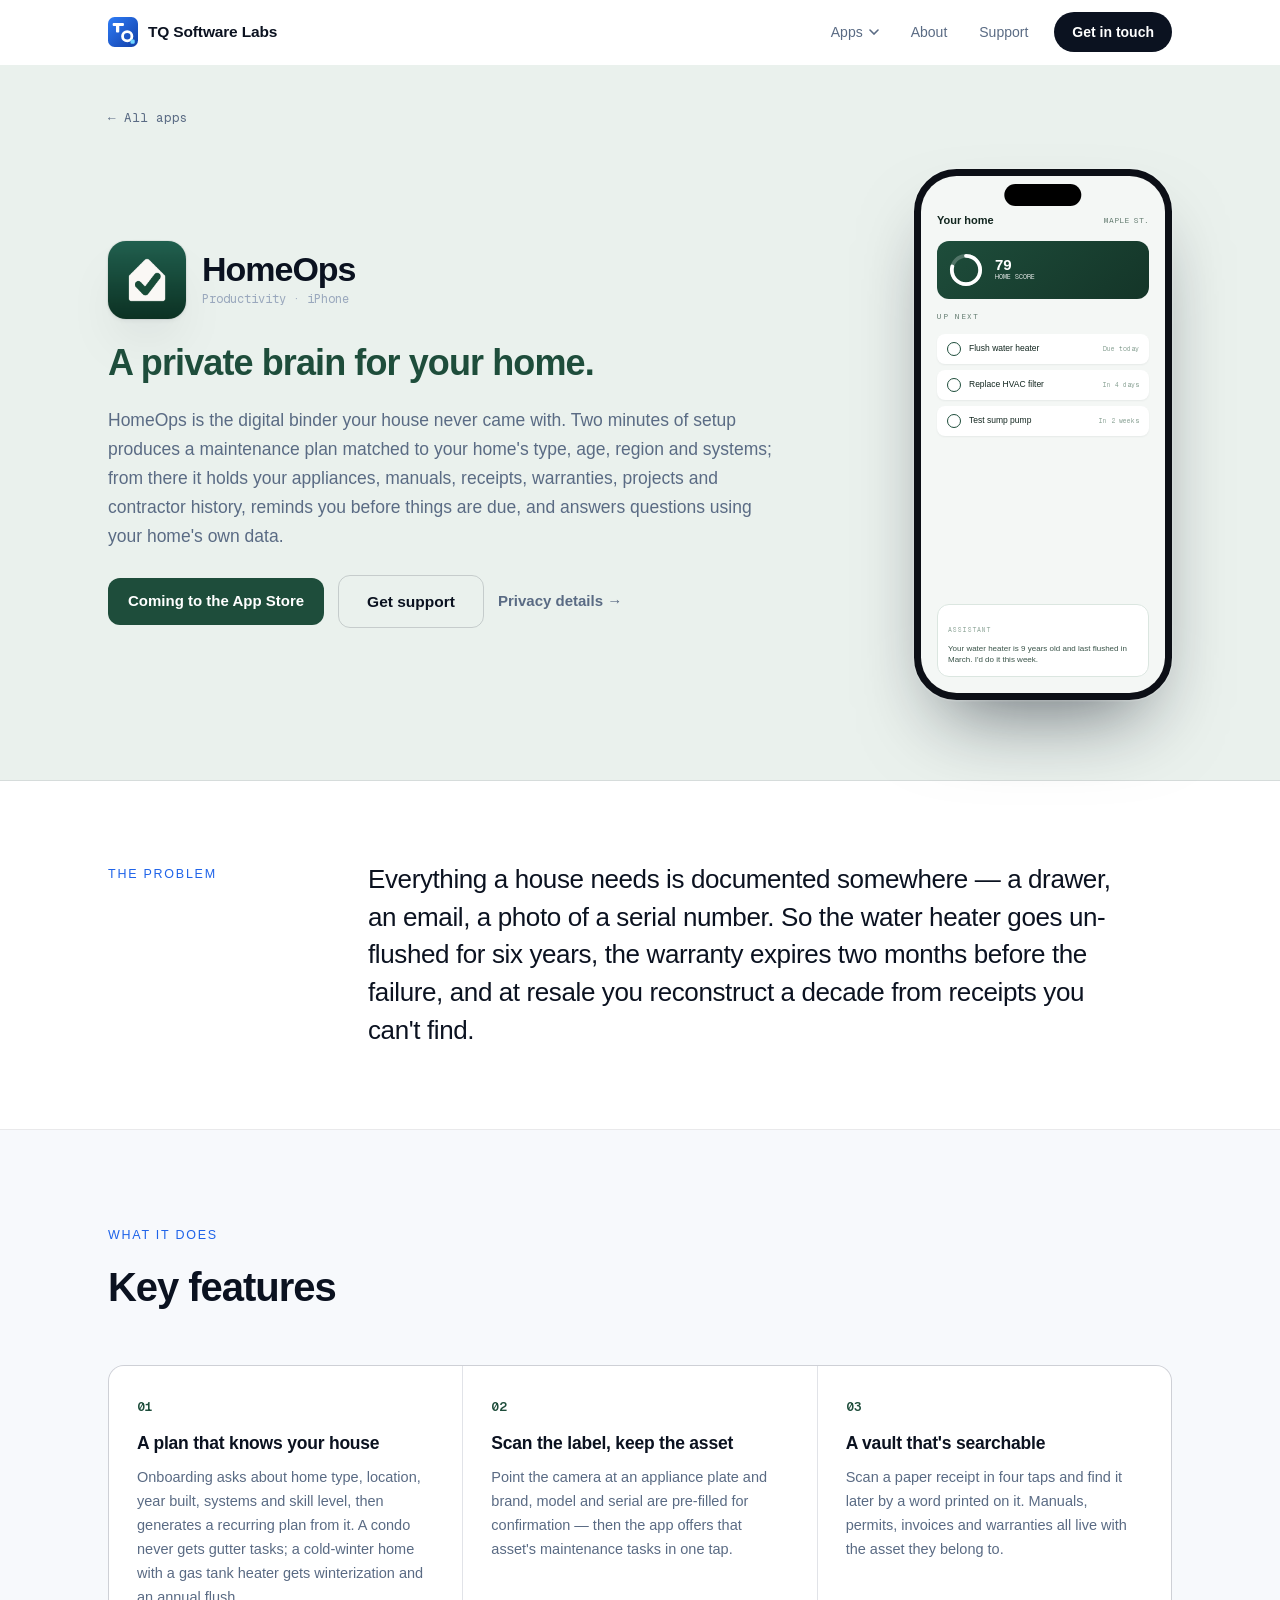
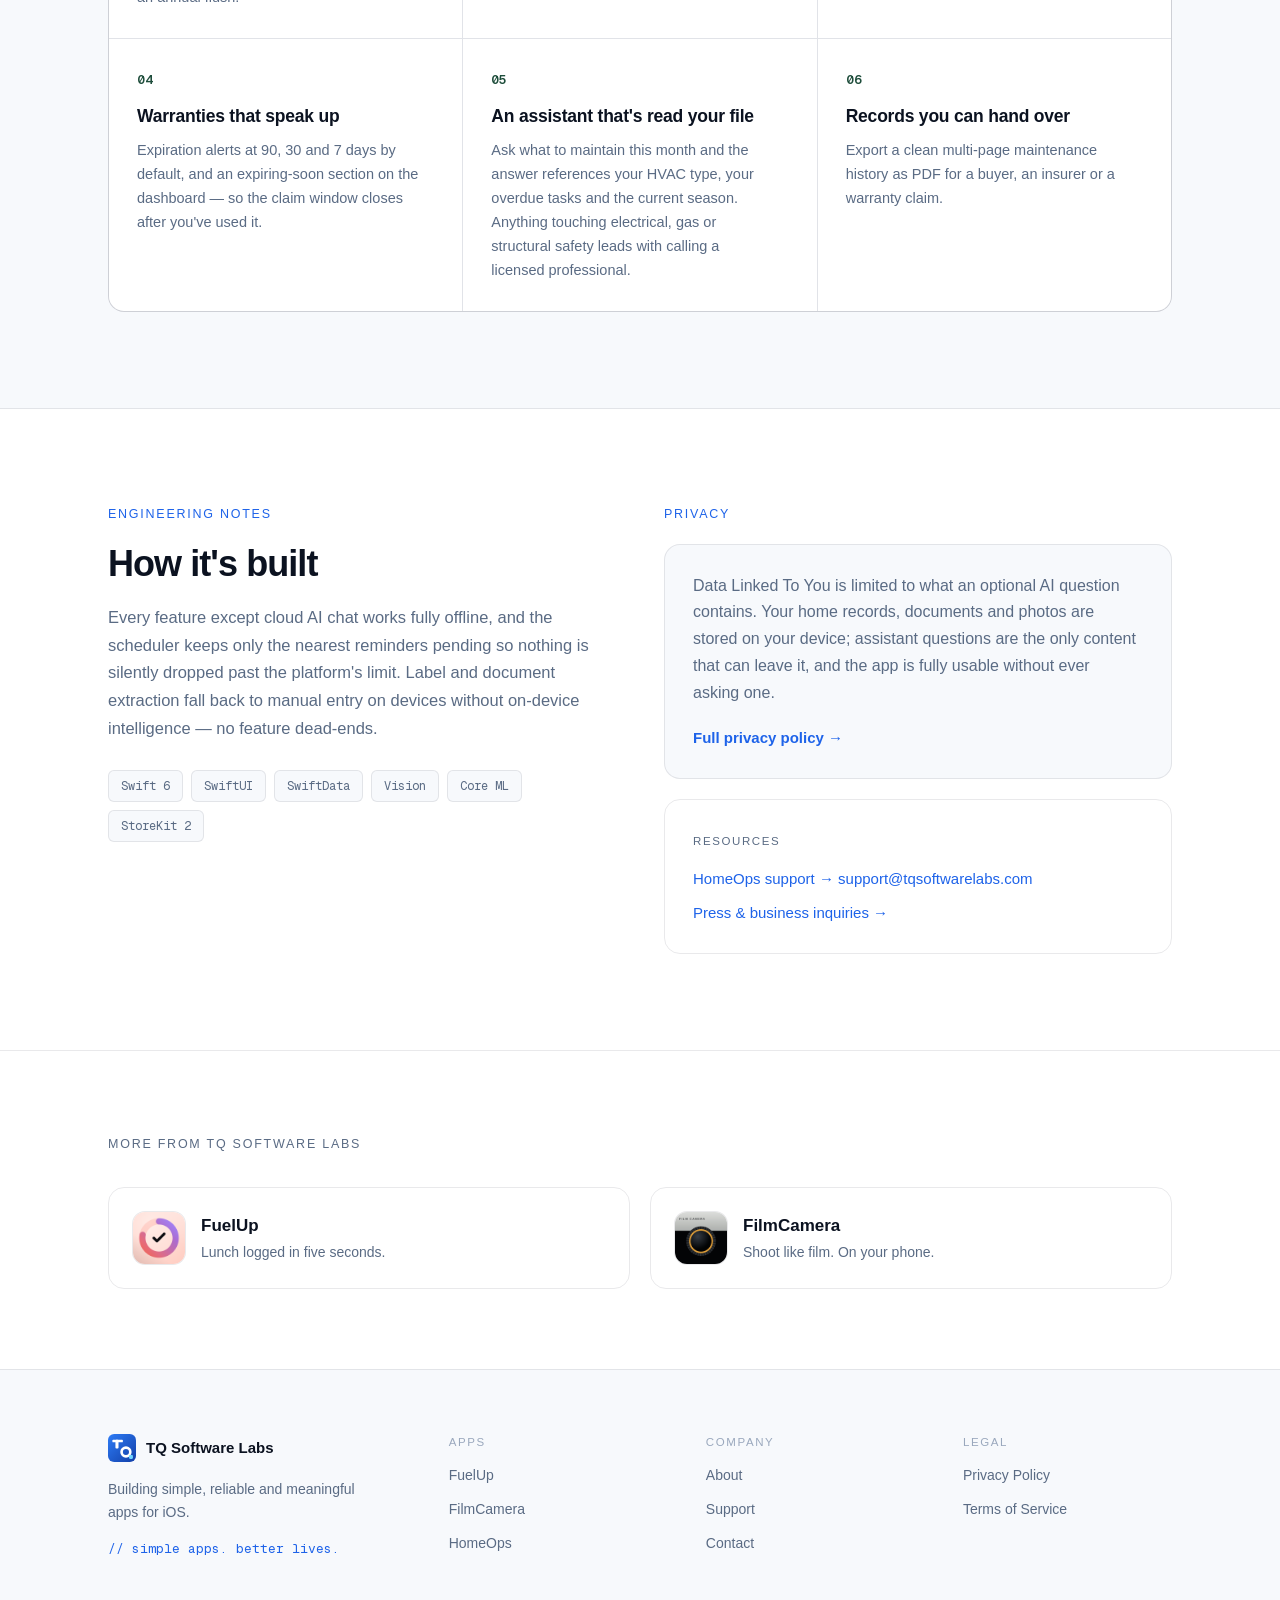
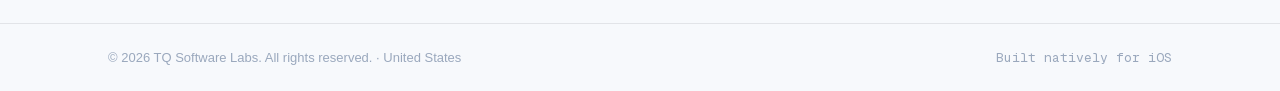
<file: apps/homeops/index.html>
<!DOCTYPE html><html lang="en"><head><meta charSet="utf-8"/><meta name="viewport" content="width=device-width, initial-scale=1"/><link rel="preload" href="/_next/static/media/797e433ab948586e-s.p.0r6juujl39pe6.woff2" as="font" crossorigin="" type="font/woff2"/><link rel="preload" href="/_next/static/media/caa3a2e1cccd8315-s.p.0wgildi0cnwt9.woff2" as="font" crossorigin="" type="font/woff2"/><link rel="preload" as="image" href="/icons/homeops.png"/><link rel="stylesheet" href="/_next/static/chunks/1yf5dc68te_zg.css" data-precedence="next"/><link rel="preload" as="script" fetchPriority="low" href="/_next/static/chunks/3s6nzrbk-8mnv.js"/><script src="/_next/static/chunks/19mx3mg6lkumu.js" async=""></script><script src="/_next/static/chunks/227kwhsrjlnp4.js" async=""></script><script src="/_next/static/chunks/3tcwyjf3sdyt-.js" async=""></script><script src="/_next/static/chunks/turbopack-193tdqrugw4ny.js" async=""></script><script src="/_next/static/chunks/3p4jdoc74nboj.js" async="" crossorigin=""></script><script src="/_next/static/chunks/3d4t3rfsbg89v.js" async="" crossorigin=""></script><script src="/_next/static/chunks/1h5lwbz188cxp.js" async="" crossorigin=""></script><script src="/_next/static/chunks/21wnu7qa-c886.js" async="" crossorigin=""></script><script src="/_next/static/chunks/01wwg2aar-9kt.js" async="" crossorigin=""></script><script src="/_next/static/chunks/2m1tnwhaz-09x.js" async="" crossorigin=""></script><title>HomeOps — A private brain for your home. · TQ Software Labs</title><meta name="description" content="Assets, documents, warranties and a maintenance plan built around your actual house — with an assistant that answers from your own records."/><meta name="application-name" content="TQ Software Labs"/><link rel="author" href="https://tqsoftwarelabs.com"/><meta name="author" content="TQ Software Labs"/><meta name="keywords" content="iOS app development,software studio,Swift,SwiftUI,privacy-first apps,FuelUp,FilmCamera,HomeOps,TQ Software Labs"/><meta name="creator" content="TQ Software Labs"/><meta name="publisher" content="TQ Software Labs"/><meta name="robots" content="index, follow"/><link rel="canonical" href="https://tqsoftwarelabs.com/apps/homeops/"/><meta property="og:title" content="HomeOps — A private brain for your home."/><meta property="og:description" content="Assets, documents, warranties and a maintenance plan built around your actual house — with an assistant that answers from your own records."/><meta property="og:url" content="https://tqsoftwarelabs.com/apps/homeops/"/><meta property="og:image" content="https://tqsoftwarelabs.com/icons/homeops.png"/><meta property="og:image:width" content="512"/><meta property="og:image:height" content="512"/><meta property="og:image:alt" content="HomeOps app icon"/><meta name="twitter:card" content="summary_large_image"/><meta name="twitter:title" content="TQ Software Labs — Simple apps. Better lives."/><meta name="twitter:description" content="TQ Software Labs is an iOS software studio building focused, privacy-first apps for everyday life — well-made tools that meet real needs, without costing what they&#x27;re worth."/><meta name="twitter:image" content="https://tqsoftwarelabs.com/icons/homeops.png"/><meta name="twitter:image:alt" content="HomeOps app icon"/><meta name="twitter:image:width" content="512"/><meta name="twitter:image:height" content="512"/><link rel="icon" href="/favicon.svg"/><link rel="apple-touch-icon" href="/favicon.svg"/><meta name="next-size-adjust" content=""/><script type="application/ld+json">{"@context":"https://schema.org","@type":"Organization","name":"TQ Software Labs","url":"https://tqsoftwarelabs.com","slogan":"Simple apps. Better lives.","description":"TQ Software Labs is an iOS software studio building focused, privacy-first apps for everyday life — well-made tools that meet real needs, without costing what they're worth.","foundingDate":"2026","address":{"@type":"PostalAddress","addressCountry":"US"},"contactPoint":[{"@type":"ContactPoint","contactType":"customer support","email":"support@tqsoftwarelabs.com","availableLanguage":"English"},{"@type":"ContactPoint","contactType":"press","email":"press@tqsoftwarelabs.com"},{"@type":"ContactPoint","contactType":"sales","email":"business@tqsoftwarelabs.com"}],"makesOffer":[{"@type":"Offer","itemOffered":{"@type":"SoftwareApplication","name":"FuelUp","operatingSystem":"iOS","applicationCategory":"Health & Fitness","description":"Calories, protein, water and body weight — logged in seconds, stored only on your device."}},{"@type":"Offer","itemOffered":{"@type":"SoftwareApplication","name":"FilmCamera","operatingSystem":"iOS","applicationCategory":"Photo & Video","description":"61 hand-built film looks rendered on-device in Metal — grain, halation and all, with nothing uploaded anywhere."}},{"@type":"Offer","itemOffered":{"@type":"SoftwareApplication","name":"HomeOps","operatingSystem":"iOS","applicationCategory":"Productivity","description":"Assets, documents, warranties and a maintenance plan built around your actual house — with an assistant that answers from your own records."}}]}</script><script src="/_next/static/chunks/0cz1d0mv5g_q7.js" noModule=""></script></head><body class="geist_db8459eb-module__PZ6jEG__variable geist_mono_8d43a2aa-module__8Li5zG__variable antialiased"><div hidden=""><!--$--><!--/$--></div><a href="#main" class="sr-only focus:not-sr-only focus:fixed focus:left-4 focus:top-4 focus:z-[100] focus:rounded-lg focus:bg-ink focus:px-4 focus:py-2.5 focus:text-sm focus:font-semibold focus:text-bg">Skip to content</a><div class="fixed inset-x-0 top-0 z-40 h-0.5 origin-left bg-brand" aria-hidden="true" style="transform:scaleX(0)"></div><header class="sticky top-0 z-50 border-b transition-[background,border-color,box-shadow] duration-300 border-transparent bg-transparent"><nav class="container-tq flex h-16 items-center justify-between" aria-label="Main"><a class="flex items-center gap-2.5" href="/"><span><svg width="30" height="30" viewBox="0 0 64 64" xmlns="http://www.w3.org/2000/svg" role="img" aria-label="TQ Software Labs"><defs><linearGradient id="tq-lg" x1="0" y1="0" x2="1" y2="1"><stop offset="0" stop-color="#2E7CF6"></stop><stop offset="1" stop-color="#123FA8"></stop></linearGradient></defs><rect width="64" height="64" rx="14" fill="url(#tq-lg)"></rect><rect x="10" y="13" width="24" height="6" rx="2" fill="#fff"></rect><rect x="17" y="13" width="7" height="20" rx="2" fill="#fff"></rect><circle cx="41" cy="41" r="10" fill="none" stroke="#fff" stroke-width="6"></circle><rect x="48" y="48" width="9" height="9" rx="2.5" fill="#6FD4FF"></rect></svg></span><span class="text-[15.5px] font-semibold tracking-[-0.01em]">TQ Software Labs</span></a><div class="hidden items-center gap-1 md:flex"><div class="relative"><a class="flex items-center gap-1.5 rounded-full px-3.5 py-2 text-sm font-medium text-muted transition-colors duration-200 hover:text-ink" href="/apps/">Apps<svg width="10" height="6" viewBox="0 0 10 6" fill="none" aria-hidden="true"><path d="M1 1l4 4 4-4" stroke="currentColor" stroke-width="1.6" stroke-linecap="round"></path></svg></a></div><a class="rounded-full px-3.5 py-2 text-sm font-medium transition-colors duration-200 hover:text-ink text-muted" href="/about/">About</a><a class="rounded-full px-3.5 py-2 text-sm font-medium transition-colors duration-200 hover:text-ink text-muted" href="/support/">Support</a><a class="ml-2 rounded-full bg-ink px-4.5 py-2.5 text-sm font-semibold text-bg transition-colors duration-200 hover:bg-brand" href="/contact/">Get in touch</a></div><div class="flex items-center gap-1 md:hidden"><button type="button" aria-label="Open menu" aria-expanded="false" class="grid size-11 cursor-pointer place-items-center rounded-full text-ink"><svg width="20" height="14" viewBox="0 0 20 14" aria-hidden="true"><rect width="20" height="2" rx="1" fill="currentColor" style="transform-origin:10px 1px 0"></rect><rect y="6" width="20" height="2" rx="1" fill="currentColor"></rect><rect y="12" width="20" height="2" rx="1" fill="currentColor" style="transform-origin:10px 13px 0"></rect></svg></button></div></nav></header><main id="main"><div style="opacity:0;transform:translateY(10px)"><script type="application/ld+json">{"@context":"https://schema.org","@type":"SoftwareApplication","name":"HomeOps","applicationCategory":"Productivity","operatingSystem":"iOS","description":"HomeOps is the digital binder your house never came with. Two minutes of setup produces a maintenance plan matched to your home's type, age, region and systems; from there it holds your appliances, manuals, receipts, warranties, projects and contractor history, reminds you before things are due, and answers questions using your home's own data.","url":"https://tqsoftwarelabs.com/apps/homeops","image":"https://tqsoftwarelabs.com/icons/homeops.png","author":{"@type":"Organization","name":"TQ Software Labs","url":"https://tqsoftwarelabs.com"},"publisher":{"@type":"Organization","name":"TQ Software Labs","url":"https://tqsoftwarelabs.com"}}</script><section class="border-b border-line" style="background:#EAF1ED"><div class="container-tq pb-4 pt-10"><a class="font-mono text-[12.5px] text-muted transition-colors duration-200 hover:text-ink" href="/apps/">← All apps</a></div><div class="container-tq grid items-center gap-14 pb-20 pt-6 lg:grid-cols-[1fr_auto]"><div class="flex flex-col gap-6"><div class="flex items-center gap-4" style="opacity:0;transform:translateY(18px)"><img alt="HomeOps app icon" width="78" height="78" decoding="async" data-nimg="1" class="rounded-[18px] shadow-lift ring-1 ring-black/5" style="color:transparent" src="/icons/homeops.png"/><span class="flex flex-col gap-1"><h1 class="text-[34px] font-bold leading-none tracking-[-0.03em]">HomeOps</h1><span class="font-mono text-[12px] text-faint">Productivity<!-- --> · <!-- -->iPhone</span></span></div><div style="opacity:0;transform:translateY(18px)"><p class="max-w-xl text-[clamp(24px,3.6vw,36px)] font-bold leading-[1.1] tracking-[-0.025em]" style="color:#1E4D3B">A private brain for your home.</p></div><div style="opacity:0;transform:translateY(18px)"><p class="max-w-2xl text-[17.5px] leading-[1.65] text-muted">HomeOps is the digital binder your house never came with. Two minutes of setup produces a maintenance plan matched to your home&#x27;s type, age, region and systems; from there it holds your appliances, manuals, receipts, warranties, projects and contractor history, reminds you before things are due, and answers questions using your home&#x27;s own data.</p></div><div style="opacity:0;transform:translateY(18px)"><div class="flex flex-wrap items-center gap-3.5"><span class="rounded-control px-5 py-3 text-[15px] font-semibold text-white" style="background:#1E4D3B">Coming to the App Store</span><a class="group relative inline-flex items-center gap-2 overflow-hidden rounded-control px-7 py-3.5 text-[15.5px] font-semibold transition-colors duration-200 border border-line-strong text-ink hover:border-brand hover:text-brand" href="/support/"><span class="relative z-10">Get support</span><span aria-hidden="true" class="absolute inset-y-0 w-1/3 -skew-x-12 bg-white/15 opacity-0 group-hover:opacity-100" style="animation:tq-sheen 0.9s ease-out"></span></a><a class="text-[15px] font-semibold text-muted underline-offset-4 hover:underline" href="/privacy/">Privacy details →</a></div></div></div><div class="justify-self-center" style="opacity:0;transform:translateY(26px)"><div style="width:258px;height:531px"><div style="width:258px;height:531px;transform:scale(1);transform-origin:top left"><div class="relative size-full overflow-hidden border-[7px] border-[#0c0f16] bg-[#0c0f16]" style="border-radius:42.57px;box-shadow:0 0 0 1.5px rgba(255,255,255,.14), 0 40px 80px -30px rgba(11,18,32,.6), inset 0 0 0 1px rgba(0,0,0,.9)"><div class="relative size-full overflow-hidden" style="border-radius:30.959999999999997px"><div class="flex size-full flex-col gap-3 bg-[#F4F7F5] p-4 pt-9"><div class="flex items-center justify-between"><span class="text-[11px] font-semibold text-[#12261F]">Your home</span><span class="font-mono text-[8px] text-[#6d8479]">MAPLE ST.</span></div><div class="flex items-center gap-3 rounded-xl p-3 text-white" style="background:linear-gradient(140deg, #1E4D3B, #143528)"><svg width="34" height="34" viewBox="0 0 36 36" aria-hidden="true"><circle cx="18" cy="18" r="15" fill="none" stroke="rgba(255,255,255,.24)" stroke-width="4"></circle><circle cx="18" cy="18" r="15" fill="none" stroke="#fff" stroke-width="4" stroke-linecap="round" transform="rotate(-90 18 18)" stroke-dasharray="94" stroke-dashoffset="94"></circle></svg><div class="flex flex-col"><span class="text-[15px] font-bold leading-none">79</span><span class="font-mono text-[7px] opacity-80">HOME SCORE</span></div></div><span class="font-mono text-[7.5px] tracking-[.14em] text-[#6d8479]">UP NEXT</span><div class="flex flex-col gap-1.5"><div class="flex items-center gap-2 rounded-lg bg-white px-2.5 py-2 shadow-[0_1px_2px_rgba(18,38,31,.06)]"><span class="grid size-3.5 shrink-0 place-items-center rounded-full border" style="border-color:#1E4D3B"><svg width="7" height="7" viewBox="0 0 10 10" aria-hidden="true"><path d="M1 5.2l2.6 2.6L9 2.4" stroke="#fff" stroke-width="2" fill="none" stroke-linecap="round" stroke-linejoin="round"></path></svg></span><span class="flex-1 text-[8.5px] font-medium text-[#12261F]">Flush water heater</span><span class="font-mono text-[6.5px] text-[#8ba396]">Due today</span></div><div class="flex items-center gap-2 rounded-lg bg-white px-2.5 py-2 shadow-[0_1px_2px_rgba(18,38,31,.06)]"><span class="grid size-3.5 shrink-0 place-items-center rounded-full border" style="border-color:#1E4D3B"><svg width="7" height="7" viewBox="0 0 10 10" aria-hidden="true"><path d="M1 5.2l2.6 2.6L9 2.4" stroke="#fff" stroke-width="2" fill="none" stroke-linecap="round" stroke-linejoin="round"></path></svg></span><span class="flex-1 text-[8.5px] font-medium text-[#12261F]">Replace HVAC filter</span><span class="font-mono text-[6.5px] text-[#8ba396]">In 4 days</span></div><div class="flex items-center gap-2 rounded-lg bg-white px-2.5 py-2 shadow-[0_1px_2px_rgba(18,38,31,.06)]"><span class="grid size-3.5 shrink-0 place-items-center rounded-full border" style="border-color:#1E4D3B"><svg width="7" height="7" viewBox="0 0 10 10" aria-hidden="true"><path d="M1 5.2l2.6 2.6L9 2.4" stroke="#fff" stroke-width="2" fill="none" stroke-linecap="round" stroke-linejoin="round"></path></svg></span><span class="flex-1 text-[8.5px] font-medium text-[#12261F]">Test sump pump</span><span class="font-mono text-[6.5px] text-[#8ba396]">In 2 weeks</span></div></div><div class="mt-auto rounded-xl border border-[#dbe6e0] bg-white p-2.5"><span class="font-mono text-[6.5px] tracking-[.14em] text-[#8ba396]">ASSISTANT</span><p class="mt-1 text-[8px] leading-[1.45] text-[#3a5449]">Your water heater is 9 years old and last flushed in March. I&#x27;d do it this week.</p></div></div></div><div class="absolute left-1/2 top-2 -translate-x-1/2 rounded-full bg-black" style="width:77.39999999999999px;height:21.930000000000003px" aria-hidden="true"></div></div></div></div></div></div></section><section class="border-b border-line"><div class="container-tq grid gap-10 py-20 lg:grid-cols-[220px_1fr]"><div style="opacity:0;transform:translateY(18px)"><span class="eyebrow text-brand">The problem</span></div><div style="opacity:0;transform:translateY(18px)"><p class="max-w-3xl text-[clamp(20px,2.6vw,26px)] font-medium leading-[1.45] tracking-[-0.015em]">Everything a house needs is documented somewhere — a drawer, an email, a photo of a serial number. So the water heater goes un-flushed for six years, the warranty expires two months before the failure, and at resale you reconstruct a decade from receipts you can&#x27;t find.</p></div></div></section><section class="border-b border-line bg-surface"><div class="container-tq py-24"><div class="mb-12 flex flex-col gap-3" style="opacity:0;transform:translateY(18px)"><span class="eyebrow text-brand">What it does</span><h2 class="text-[clamp(28px,4.2vw,40px)] font-bold tracking-[-0.026em]">Key features</h2></div><div class="grid gap-px overflow-hidden rounded-card border border-line bg-line md:grid-cols-2 lg:grid-cols-3"><div class="h-full" style="opacity:0;transform:translateY(20px)"><div class="group h-full bg-bg p-7 transition-colors duration-300 hover:bg-surface-2"><span class="font-mono text-[13px] font-semibold" style="color:#1E4D3B">01</span><h3 class="mt-3 text-[17.5px] font-semibold tracking-[-0.012em]">A plan that knows your house</h3><p class="mt-2.5 text-[14.5px] leading-[1.65] text-muted">Onboarding asks about home type, location, year built, systems and skill level, then generates a recurring plan from it. A condo never gets gutter tasks; a cold-winter home with a gas tank heater gets winterization and an annual flush.</p></div></div><div class="h-full" style="opacity:0;transform:translateY(20px)"><div class="group h-full bg-bg p-7 transition-colors duration-300 hover:bg-surface-2"><span class="font-mono text-[13px] font-semibold" style="color:#1E4D3B">02</span><h3 class="mt-3 text-[17.5px] font-semibold tracking-[-0.012em]">Scan the label, keep the asset</h3><p class="mt-2.5 text-[14.5px] leading-[1.65] text-muted">Point the camera at an appliance plate and brand, model and serial are pre-filled for confirmation — then the app offers that asset&#x27;s maintenance tasks in one tap.</p></div></div><div class="h-full" style="opacity:0;transform:translateY(20px)"><div class="group h-full bg-bg p-7 transition-colors duration-300 hover:bg-surface-2"><span class="font-mono text-[13px] font-semibold" style="color:#1E4D3B">03</span><h3 class="mt-3 text-[17.5px] font-semibold tracking-[-0.012em]">A vault that&#x27;s searchable</h3><p class="mt-2.5 text-[14.5px] leading-[1.65] text-muted">Scan a paper receipt in four taps and find it later by a word printed on it. Manuals, permits, invoices and warranties all live with the asset they belong to.</p></div></div><div class="h-full" style="opacity:0;transform:translateY(20px)"><div class="group h-full bg-bg p-7 transition-colors duration-300 hover:bg-surface-2"><span class="font-mono text-[13px] font-semibold" style="color:#1E4D3B">04</span><h3 class="mt-3 text-[17.5px] font-semibold tracking-[-0.012em]">Warranties that speak up</h3><p class="mt-2.5 text-[14.5px] leading-[1.65] text-muted">Expiration alerts at 90, 30 and 7 days by default, and an expiring-soon section on the dashboard — so the claim window closes after you&#x27;ve used it.</p></div></div><div class="h-full" style="opacity:0;transform:translateY(20px)"><div class="group h-full bg-bg p-7 transition-colors duration-300 hover:bg-surface-2"><span class="font-mono text-[13px] font-semibold" style="color:#1E4D3B">05</span><h3 class="mt-3 text-[17.5px] font-semibold tracking-[-0.012em]">An assistant that&#x27;s read your file</h3><p class="mt-2.5 text-[14.5px] leading-[1.65] text-muted">Ask what to maintain this month and the answer references your HVAC type, your overdue tasks and the current season. Anything touching electrical, gas or structural safety leads with calling a licensed professional.</p></div></div><div class="h-full" style="opacity:0;transform:translateY(20px)"><div class="group h-full bg-bg p-7 transition-colors duration-300 hover:bg-surface-2"><span class="font-mono text-[13px] font-semibold" style="color:#1E4D3B">06</span><h3 class="mt-3 text-[17.5px] font-semibold tracking-[-0.012em]">Records you can hand over</h3><p class="mt-2.5 text-[14.5px] leading-[1.65] text-muted">Export a clean multi-page maintenance history as PDF for a buyer, an insurer or a warranty claim.</p></div></div></div></div></section><section class="border-b border-line"><div class="container-tq grid gap-12 py-24 lg:grid-cols-[1fr_1fr]"><div class="flex flex-col gap-5" style="opacity:0;transform:translateY(18px)"><span class="eyebrow text-brand">Engineering notes</span><h2 class="text-[clamp(26px,3.6vw,36px)] font-bold leading-[1.12] tracking-[-0.026em]">How it&#x27;s built</h2><p class="text-[16.5px] leading-[1.68] text-muted">Every feature except cloud AI chat works fully offline, and the scheduler keeps only the nearest reminders pending so nothing is silently dropped past the platform&#x27;s limit. Label and document extraction fall back to manual entry on devices without on-device intelligence — no feature dead-ends.</p><div class="flex flex-wrap gap-2 pt-2"><span class="rounded-md border border-line bg-surface px-3 py-1.5 font-mono text-[12px] text-muted">Swift 6</span><span class="rounded-md border border-line bg-surface px-3 py-1.5 font-mono text-[12px] text-muted">SwiftUI</span><span class="rounded-md border border-line bg-surface px-3 py-1.5 font-mono text-[12px] text-muted">SwiftData</span><span class="rounded-md border border-line bg-surface px-3 py-1.5 font-mono text-[12px] text-muted">Vision</span><span class="rounded-md border border-line bg-surface px-3 py-1.5 font-mono text-[12px] text-muted">Core ML</span><span class="rounded-md border border-line bg-surface px-3 py-1.5 font-mono text-[12px] text-muted">StoreKit 2</span></div></div><div class="flex flex-col gap-5" style="opacity:0;transform:translateY(18px)"><span class="eyebrow text-brand">Privacy</span><div class="rounded-card border border-line bg-surface p-7"><p class="text-[16px] leading-[1.68] text-muted">Data Linked To You is limited to what an optional AI question contains. Your home records, documents and photos are stored on your device; assistant questions are the only content that can leave it, and the app is fully usable without ever asking one.</p><a class="mt-5 inline-block text-[15px] font-semibold text-brand hover:underline" href="/privacy/">Full privacy policy →</a></div><div class="rounded-card border border-line p-7"><span class="eyebrow text-[11.5px]">Resources</span><div class="mt-4 flex flex-col gap-3"><a href="mailto:support@tqsoftwarelabs.com?subject=HomeOps%20support" class="text-[15px] font-medium text-brand hover:underline">HomeOps<!-- --> support → <!-- -->support@tqsoftwarelabs.com</a><a href="mailto:press@tqsoftwarelabs.com?subject=HomeOps%20press%20inquiry" class="text-[15px] font-medium text-brand hover:underline">Press &amp; business inquiries →</a></div></div></div></div></section><section><div class="container-tq py-20"><div class="mb-8" style="opacity:0;transform:translateY(18px)"><span class="eyebrow ">More from <!-- -->TQ Software Labs</span></div><div class="grid gap-5 md:grid-cols-2"><div style="opacity:0;transform:translateY(18px)"><a class="group flex items-center gap-4 rounded-card border border-line p-6 transition-[border-color,background] duration-300 hover:border-brand/45 hover:bg-surface" href="/apps/fuelup/"><img alt="FuelUp app icon" loading="lazy" width="52" height="52" decoding="async" data-nimg="1" class="rounded-[12px] ring-1 ring-line transition-transform duration-300 group-hover:scale-105" style="color:transparent" src="/icons/fuelup.png"/><span class="flex flex-col gap-1"><span class="text-[17px] font-semibold">FuelUp</span><span class="text-[14px] text-muted">Lunch logged in five seconds.</span></span><span class="ml-auto text-brand opacity-0 transition-opacity duration-200 group-hover:opacity-100">→</span></a></div><div style="opacity:0;transform:translateY(18px)"><a class="group flex items-center gap-4 rounded-card border border-line p-6 transition-[border-color,background] duration-300 hover:border-brand/45 hover:bg-surface" href="/apps/filmcamera/"><img alt="FilmCamera app icon" loading="lazy" width="52" height="52" decoding="async" data-nimg="1" class="rounded-[12px] ring-1 ring-line transition-transform duration-300 group-hover:scale-105" style="color:transparent" src="/icons/filmcamera.png"/><span class="flex flex-col gap-1"><span class="text-[17px] font-semibold">FilmCamera</span><span class="text-[14px] text-muted">Shoot like film. On your phone.</span></span><span class="ml-auto text-brand opacity-0 transition-opacity duration-200 group-hover:opacity-100">→</span></a></div></div></div></section><!--$--><!--/$--></div></main><footer class="border-t border-line bg-surface"><div class="container-tq grid gap-12 py-16 md:grid-cols-[1.4fr_repeat(3,1fr)]"><div class="flex flex-col gap-4"><a class="flex items-center gap-2.5" href="/"><svg width="28" height="28" viewBox="0 0 64 64" xmlns="http://www.w3.org/2000/svg" role="img" aria-label="TQ Software Labs"><defs><linearGradient id="footer-lg" x1="0" y1="0" x2="1" y2="1"><stop offset="0" stop-color="#2E7CF6"></stop><stop offset="1" stop-color="#123FA8"></stop></linearGradient></defs><rect width="64" height="64" rx="14" fill="url(#footer-lg)"></rect><rect x="10" y="13" width="24" height="6" rx="2" fill="#fff"></rect><rect x="17" y="13" width="7" height="20" rx="2" fill="#fff"></rect><circle cx="41" cy="41" r="10" fill="none" stroke="#fff" stroke-width="6"></circle><rect x="48" y="48" width="9" height="9" rx="2.5" fill="#6FD4FF"></rect></svg><span class="text-[15px] font-semibold">TQ Software Labs</span></a><p class="max-w-64 text-sm leading-relaxed text-muted">Building simple, reliable and meaningful apps for iOS.</p><span class="font-mono text-[13px] text-brand">// simple apps. better lives.</span></div><nav class="flex flex-col gap-3.5" aria-label="Apps"><span class="eyebrow text-[11.5px] text-faint">Apps</span><a class="w-fit text-sm text-muted transition-colors duration-200 hover:text-brand" href="/apps/fuelup/">FuelUp</a><a class="w-fit text-sm text-muted transition-colors duration-200 hover:text-brand" href="/apps/filmcamera/">FilmCamera</a><a class="w-fit text-sm text-muted transition-colors duration-200 hover:text-brand" href="/apps/homeops/">HomeOps</a></nav><nav class="flex flex-col gap-3.5" aria-label="Company"><span class="eyebrow text-[11.5px] text-faint">Company</span><a class="w-fit text-sm text-muted transition-colors duration-200 hover:text-brand" href="/about/">About</a><a class="w-fit text-sm text-muted transition-colors duration-200 hover:text-brand" href="/support/">Support</a><a class="w-fit text-sm text-muted transition-colors duration-200 hover:text-brand" href="/contact/">Contact</a></nav><nav class="flex flex-col gap-3.5" aria-label="Legal"><span class="eyebrow text-[11.5px] text-faint">Legal</span><a class="w-fit text-sm text-muted transition-colors duration-200 hover:text-brand" href="/privacy/">Privacy Policy</a><a class="w-fit text-sm text-muted transition-colors duration-200 hover:text-brand" href="/terms/">Terms of Service</a></nav></div><div class="border-t border-line"><div class="container-tq flex flex-col gap-3 py-6 text-[13px] text-faint sm:flex-row sm:items-center sm:justify-between"><span>© <!-- -->2026<!-- --> <!-- -->TQ Software Labs<!-- -->. All rights reserved. · <!-- -->United States</span><span class="font-mono">Built natively for iOS</span></div></div></footer><script src="/_next/static/chunks/3s6nzrbk-8mnv.js" id="_R_" async=""></script><script>(self.__next_f=self.__next_f||[]).push([0])</script><script>self.__next_f.push([1,"1:\"$Sreact.fragment\"\n3:I[56850,[\"/_next/static/chunks/3p4jdoc74nboj.js\",\"/_next/static/chunks/3d4t3rfsbg89v.js\",\"/_next/static/chunks/1h5lwbz188cxp.js\"],\"Nav\"]\n4:I[39756,[\"/_next/static/chunks/3p4jdoc74nboj.js\",\"/_next/static/chunks/3d4t3rfsbg89v.js\",\"/_next/static/chunks/1h5lwbz188cxp.js\"],\"default\"]\n5:I[16868,[\"/_next/static/chunks/3p4jdoc74nboj.js\",\"/_next/static/chunks/3d4t3rfsbg89v.js\",\"/_next/static/chunks/1h5lwbz188cxp.js\",\"/_next/static/chunks/21wnu7qa-c886.js\"],\"default\"]\n6:I[37457,[\"/_next/static/chunks/3p4jdoc74nboj.js\",\"/_next/static/chunks/3d4t3rfsbg89v.js\",\"/_next/static/chunks/1h5lwbz188cxp.js\"],\"default\"]\n7:I[56417,[\"/_next/static/chunks/3p4jdoc74nboj.js\",\"/_next/static/chunks/3d4t3rfsbg89v.js\",\"/_next/static/chunks/1h5lwbz188cxp.js\",\"/_next/static/chunks/01wwg2aar-9kt.js\"],\"HeroBackdrop\"]\n8:I[43494,[\"/_next/static/chunks/3p4jdoc74nboj.js\",\"/_next/static/chunks/3d4t3rfsbg89v.js\",\"/_next/static/chunks/1h5lwbz188cxp.js\",\"/_next/static/chunks/2m1tnwhaz-09x.js\"],\"Reveal\"]\n10:I[68027,[\"/_next/static/chunks/3p4jdoc74nboj.js\",\"/_next/static/chunks/3d4t3rfsbg89v.js\",\"/_next/static/chunks/1h5lwbz188cxp.js\"],\"default\",1]\n:HL[\"/_next/static/chunks/1yf5dc68te_zg.css\",\"style\"]\n:HL[\"/_next/static/media/797e433ab948586e-s.p.0r6juujl39pe6.woff2\",\"font\",{\"crossOrigin\":\"\",\"type\":\"font/woff2\"}]\n:HL[\"/_next/static/media/caa3a2e1cccd8315-s.p.0wgildi0cnwt9.woff2\",\"font\",{\"crossOrigin\":\"\",\"type\":\"font/woff2\"}]\n2:T62c,{\"@context\":\"https://schema.org\",\"@type\":\"Organization\",\"name\":\"TQ Software Labs\",\"url\":\"https://tqsoftwarelabs.com\",\"slogan\":\"Simple apps. Better lives.\",\"description\":\"TQ Software Labs is an iOS software studio building focused, privacy-first apps for everyday life — well-made tools that meet real needs, without costing what they're worth.\",\"foundingDate\":\"2026\",\"address\":{\"@type\":\"PostalAddress\",\"addressCountry\":\"US\"},\"contactPoint\":[{\"@type\":\"ContactPoint\",\"contactType\":\"customer support\",\"email\":\"support@tqsoftwarelabs.com\",\"availableLanguage\":\"English\"},{\"@type\":\"ContactPoint\",\"contactType\":\"press\",\"email\":\"press@tqsoftwarelabs.com\"},{\"@type\":\"ContactPoint\",\"contactType\":\"sales\",\"email\":\"business@tqsoftwarelabs.com\"}],\"makesOffer\":[{\"@type\":\"Offer\",\"itemOffered\":{\"@type\":\"SoftwareApplication\",\"name\":\"FuelUp\",\"operatingSystem\":\"iOS\",\"applicationCategory\":\"Health \u0026 Fitness\",\"description\":\"Calories, protein, water and body weight — logged in seconds, stored only on your device.\"}},{\"@type\":\"Offer\",\"itemOffered\":{\"@type\":\"SoftwareApplication\",\"name\":\"FilmCamera\",\"operatingSystem\":\"iOS\",\"applicationCategory\":\"Photo \u0026 Video\",\"description\":\"61 hand-built film looks rendered on-device in Metal — grain, halation and all, with nothing uploaded anywhere.\"}},{\"@type\":\"Offer\",\"itemOffered\":{\"@type\":\"SoftwareApplication\",\"name\":\"HomeOps\",\"operatingSystem\":\"iOS\",\"applicationCategory\":\"Productivity\",\"description\":\"Assets, documents, warranties and a maintenance plan built around your actual house — with an assistant that answers from your own records.\"}}]}e:X\n0:{\"P\":null,\"c\":[\"\",\"apps\",\"homeops\",\"\"],\"q\":\"\",\"i\":false,\"f\":[[[\"\",{\"children\":[\"apps\",{\"children\":[[\"slug\",\"homeops\",\"d\",[]],{\"children\":[\"__PAGE__\",{},\"$undefined\",\"$undefined\",4608]},\"$undefined\",\"$undefined\",4608]},\"$undefined\",\"$undefined\",4608]},\"$undefined\",\"$undefined\",4624],[[\"$\",\"$1\",\"c\",{\"children\":[[[\"$\",\"link\",\"0\",{\"rel\":\"stylesheet\",\"href\":\"/_next/static/chunks/1yf5dc68te_zg.css\",\"precedence\":\"next\",\"crossOrigin\":\"$undefined\",\"nonce\":\"$undefined\"}],[\"$\",\"script\",\"script-0\",{\"src\":\"/_next/static/chunks/3p4jdoc74nboj.js\",\"async\":true,\"nonce\":\"$undefined\"}],[\"$\",\"script\",\"script-1\",{\"src\":\"/_next/static/chunks/3d4t3rfsbg89v.js\",\"async\":true,\"nonce\":\"$undefined\"}],[\"$\",\"script\",\"script-2\",{\"src\":\"/_next/static/chunks/1h5lwbz188cxp.js\",\"async\":true,\"nonce\":\"$undefined\"}]],[\"$\",\"html\",null,{\"lang\":\"en\",\"children\":[[\"$\",\"head\",null,{\"children\":[\"$\",\"script\",null,{\"type\":\"application/ld+json\",\"dangerouslySetInnerHTML\":{\"__html\":\"$2\"}}]}],[\"$\",\"body\",null,{\"className\":\"geist_db8459eb-module__PZ6jEG__variable geist_mono_8d43a2aa-module__8Li5zG__variable antialiased\",\"children\":[[\"$\",\"a\",null,{\"href\":\"#main\",\"className\":\"sr-only focus:not-sr-only focus:fixed focus:left-4 focus:top-4 focus:z-[100] focus:rounded-lg focus:bg-ink focus:px-4 focus:py-2.5 focus:text-sm focus:font-semibold focus:text-bg\",\"children\":\"Skip to content\"}],[\"$\",\"$L3\",null,{}],[\"$\",\"main\",null,{\"id\":\"main\",\"children\":[\"$\",\"$L4\",null,{\"parallelRouterKey\":\"children\",\"error\":\"$undefined\",\"errorStyles\":\"$undefined\",\"errorScripts\":\"$undefined\",\"template\":[\"$\",\"$L5\",null,{\"children\":[\"$\",\"$L6\",null,{}]}],\"templateStyles\":[],\"templateScripts\":[[\"$\",\"script\",\"script-0\",{\"src\":\"/_next/static/chunks/21wnu7qa-c886.js\",\"async\":true}]],\"notFound\":[[\"$\",\"section\",null,{\"className\":\"relative overflow-hidden\",\"children\":[[\"$\",\"$L7\",null,{}],[\"$\",\"div\",null,{\"className\":\"container-tq flex min-h-[70vh] flex-col items-center justify-center gap-6 py-24 text-center\",\"children\":[[\"$\",\"$L8\",null,{\"children\":[\"$\",\"span\",null,{\"className\":\"font-mono text-[13px] text-brand\",\"children\":\"// error 404\"}]}],[\"$\",\"$L8\",null,{\"delay\":0.06,\"children\":[\"$\",\"h1\",null,{\"className\":\"text-[clamp(36px,7vw,68px)] font-bold leading-none tracking-[-0.035em]\",\"children\":\"Page not found\"}]}],[\"$\",\"$L8\",null,{\"delay\":0.12,\"children\":[\"$\",\"p\",null,{\"className\":\"max-w-md text-[17px] leading-relaxed text-muted\",\"children\":\"This page doesn't exist — or it shipped in a different build. Try one of these instead.\"}]}],[\"$\",\"$L8\",null,{\"delay\":0.18,\"children\":\"$L9\"}]]}]]}],[]],\"forbidden\":\"$undefined\",\"unauthorized\":\"$undefined\"}]}],\"$La\"]}]]}]]}],{\"children\":[\"$Lb\",{\"children\":[\"$Lc\",{\"children\":[\"$Ld\",{},null,false,null]},null,false,\"$e\"]},null,false,\"$e\"]},null,false,null],\"$Lf\",false]],\"m\":\"$undefined\",\"G\":[\"$10\",[\"$L11\"]],\"S\":true,\"h\":null,\"r\":\"$undefined\",\"s\":\"$undefined\",\"a\":\"$undefined\",\"l\":\"$undefined\",\"p\":\"$undefined\",\"d\":\"$undefined\",\"b\":\"vIkppwYBYMT7AY4iXPSLD\"}\n12:I[43494,[\"/_next/static/chunks/3p4jdoc74nboj.js\",\"/_next/static/chunks/3d4t3rfsbg89v.js\",\"/_next/static/chunks/1h5lwbz188cxp.js\",\"/_next/static/chunks/2m1tnwhaz-09x.js\"],\"Magnetic\"]\n13:I[22016,[\"/_next/static/chunks/3p4jdoc74nboj.js\",\"/_next/static/chunks/3d4t3rfsbg89v.js\",\"/_next/static/chunks/1h5lwbz188cxp.js\",\"/_next/static/chunks/2m1tnwhaz-09x.js\"],\"\"]\n15:I[97367,[\"/_next/static/chunks/3p4jdoc74nboj.js\",\"/_next/static/chunks/3d4t3rfsbg89v.js\",\"/_next/static/chunks/1h5lwbz188cxp.js\"],\"OutletBoundary\"]\n16:\"$Sreact.suspense\"\n18:I[97367,[\"/_next/static/chunks/3p4jdoc74nboj.js\",\"/_next/static/chunks/3d4t3rfsbg89v.js\",\"/_next/static/chunks/1h5lwbz188cxp.js\"],\"ViewportBoundary\"]\n1a:I[97367,[\"/_next/static/chunks/3p4jdoc74nboj.js\",\"/_next/static/chunks/3d4t3rfsbg89v.js\",\"/_next/static/chunks/1h5lwbz188cxp.js\"],\"MetadataBoundary\"]\n9:[\"$\",\"div\",null,{\"className\":\"flex flex-wrap justify-center gap-3.5\",\"children\":[[\"$\",\"$L12\",null,{\"children\":[\"$\",\"$L13\",null,{\"href\":\"/\",\"className\":\"group relative inline-flex items-center gap-2 overflow-hidden rounded-control px-7 py-3.5 text-[15.5px] font-semibold transition-colors duration-200 bg-brand text-white hover:bg-brand-deep\",\"children\":[[\"$\",\"span\",null,{\"className\":\"relative z-10\",\"children\":\"Home\"}],[\"$\",\"span\",null,{\"aria-hidden\":\"true\",\"className\":\"absolute inset-y-0 w-1/3 -skew-x-12 bg-white/15 opacity-0 group-hover:opacity-100\",\"style\":{\"animation\":\"tq-sheen 0.9s ease-out\"}}]]}]}],[\"$\",\"$L12\",null,{\"children\":[\"$\",\"$L13\",null,{\"href\":\"/apps\",\"className\":\"group relative inline-flex items-center gap-2 overflow-hidden rounded-control px-7 py-3.5 text-[15.5px] font-semibold transition-colors duration-200 border border-line-strong text-ink hover:border-brand hover:text-brand\",\"children\":[[\"$\",\"span\",null,{\"className\":\"relative z-10\",\"children\":\"Our apps\"}],[\"$\",\"span\",null,{\"aria-hidden\":\"true\",\"className\":\"absolute inset-y-0 w-1/3 -skew-x-12 bg-white/15 opacity-0 group-hover:opacity-100\",\"style\":{\"animation\":\"tq-sheen 0.9s ease-out\"}}]]}]}],[\"$\",\"$L13\",null,{\"href\":\"/support\",\"className\":\"inline-flex items-center px-4 py-3.5 text-[15.5px] font-semibold text-muted hover:text-ink\",\"children\":\"Support\"}]]}]\na:[\"$\",\"footer\",null,{\"className\":\"border-t border-line bg-surface\",\"children\":[[\"$\",\"div\",null,{\"className\":\"container-tq grid gap-12 py-16 md:grid-cols-[1.4fr_repeat(3,1fr)]\",\"children\":[[\"$\",\"div\",null,{\"className\":\"flex flex-col gap-4\",\"children\":[[\"$\",\"$L13\",null,{\"href\":\"/\",\"className\":\"flex items-center gap-2.5\",\"children\":[[\"$\",\"svg\",null,{\"width\":28,\"height\":28,\"viewBox\":\"0 0 64 64\",\"xmlns\":\"http://www.w3.org/2000/svg\",\"role\":\"img\",\"aria-label\":\"TQ Software Labs\",\"children\":[[\"$\",\"defs\",null,{\"children\":[\"$\",\"linearGradient\",null,{\"id\":\"footer-lg\",\"x1\":\"0\",\"y1\":\"0\",\"x2\":\"1\",\"y2\":\"1\",\"children\":[[\"$\",\"stop\",null,{\"offset\":\"0\",\"stopColor\":\"#2E7CF6\"}],[\"$\",\"stop\",null,{\"offset\":\"1\",\"stopColor\":\"#123FA8\"}]]}]}],[\"$\",\"rect\",null,{\"width\":\"64\",\"height\":\"64\",\"rx\":\"14\",\"fill\":\"url(#footer-lg)\"}],[\"$\",\"rect\",null,{\"x\":\"10\",\"y\":\"13\",\"width\":\"24\",\"height\":\"6\",\"rx\":\"2\",\"fill\":\"#fff\"}],[\"$\",\"rect\",null,{\"x\":\"17\",\"y\":\"13\",\"width\":\"7\",\"height\":\"20\",\"rx\":\"2\",\"fill\":\"#fff\"}],[\"$\",\"circle\",null,{\"cx\":\"41\",\"cy\":\"41\",\"r\":\"10\",\"fill\":\"none\",\"stroke\":\"#fff\",\"strokeWidth\":\"6\"}],[\"$\",\"rect\",null,{\"x\":\"48\",\"y\":\"48\",\"width\":\"9\",\"height\":\"9\",\"rx\":\"2.5\",\"fill\":\"#6FD4FF\"}]]}],[\"$\",\"span\",null,{\"className\":\"text-[15px] font-semibold\",\"children\":\"TQ Software Labs\"}]]}],[\"$\",\"p\",null,{\"className\":\"max-w-64 text-sm leading-relaxed text-muted\",\"children\":\"Building simple, reliable and meaningful apps for iOS.\"}],[\"$\",\"span\",null,{\"className\":\"font-mono text-[13px] text-brand\",\"children\":\"// simple apps. better lives.\"}]]}],[[\"$\",\"nav\",\"Apps\",{\"className\":\"flex flex-col gap-3.5\",\"aria-label\":\"Apps\",\"children\":[[\"$\",\"span\",null,{\"className\":\"eyebrow text-[11.5px] text-faint\",\"children\":\"Apps\"}],[[\"$\",\"$L13\",\"/apps/fuelup\",{\"href\":\"/apps/fuelup\",\"className\":\"w-fit text-sm text-muted transition-colors duration-200 hover:text-brand\",\"children\":\"FuelUp\"}],[\"$\",\"$L13\",\"/apps/filmcamera\",{\"href\":\"/apps/filmcamera\",\"className\":\"w-fit text-sm text-muted transition-colors duration-200 hover:text-brand\",\"children\":\"FilmCamera\"}],[\"$\",\"$L13\",\"/apps/homeops\",{\"href\":\"/apps/homeops\",\"className\":\"w-fit text-sm text-muted transition-colors duration-200 hover:text-brand\",\"children\":\"HomeOps\"}]]]}],[\"$\",\"nav\",\"Company\",{\"className\":\"flex flex-col gap-3.5\",\"aria-label\":\"Company\",\"children\":[[\"$\",\"span\",null,{\"className\":\"eyebrow text-[11.5px] text-faint\",\"children\":\"Company\"}],[[\"$\",\"$L13\",\"/about\",{\"href\":\"/about\",\"className\":\"w-fit text-sm text-muted transition-colors duration-200 hover:text-brand\",\"children\":\"About\"}],[\"$\",\"$L13\",\"/support\",{\"href\":\"/support\",\"className\":\"w-fit text-sm text-muted transition-colors duration-200 hover:text-brand\",\"children\":\"Support\"}],[\"$\",\"$L13\",\"/contact\",{\"href\":\"/contact\",\"className\":\"w-fit text-sm text-muted transition-colors duration-200 hover:text-brand\",\"children\":\"Contact\"}]]]}],[\"$\",\"nav\",\"Legal\",{\"className\":\"flex flex-col gap-3.5\",\"aria-label\":\"Legal\",\"children\":[[\"$\",\"span\",null,{\"className\":\"eyebrow text-[11.5px] text-faint\",\"children\":\"Legal\"}],[[\"$\",\"$L13\",\"/privacy\",{\"href\":\"/privacy\",\"className\":\"w-fit text-sm text-muted transition-colors duration-200 hover:text-brand\",\"children\":\"Privacy Policy\"}],[\"$\",\"$L13\",\"/terms\",{\"href\":\"/terms\",\"className\":\"w-fit text-sm text-muted transition-colors duration-200 hover:text-brand\",\"children\":\"Terms of Service\"}]]]}]]]}],[\"$\",\"div\",null,{\"className\":\"border-t border-line\",\"children\":[\"$\",\"div\",null,{\"className\":\"container-tq flex flex-col gap-3 py-6 text-[13px] text-faint sm:flex-row sm:items-center sm:justify-between\",\"children\":[[\"$\",\"span\",null,{\"children\":[\"© \",\"2026\",\" \",\"TQ Software Labs\",\". All rights reserved. · \",\"United States\"]}],[\"$\",\"span\",null,{\"className\":\"font-mono\",\"children\":\"Built natively for iOS\"}]]}]}]]}]\nb:[\"$\",\"$1\",\"c\",{\"children\":[null,[\"$\",\"$L4\",null,{\"parallelRouterKey\":\"children\",\"error\":\"$undefined\",\"errorStyles\":\"$undefined\",\"errorScripts\":\"$undefined\",\"template\":[\"$\",\"$L6\",null,{}],\"templateStyles\":\"$undefined\",\"templateScripts\":\"$undefined\",\"notFound\":\"$undefined\",\"forbidden\":\"$undefined\",\"unauthorized\":\"$undefined\"}]]}]\nc:[\"$\",\"$1\",\"c\",{\"children\":[null,[\"$\",\"$L4\",null,{\"parallelRouterKey\":\"children\",\"error\":\"$undefined\",\"errorStyles\":\"$undefined\",\"errorScripts\":\"$undefined\",\"template\":[\"$\",\"$L6\",null,{}],\"templateStyles\":\"$undefined\",\"templateScripts\":\"$undefined\",\"notFound\":\"$undefined\",\"forbidden\":\"$undefined\",\"unauthorized\":\"$undefined\"}]]}]\nd:[\"$\",\"$1\",\"c\",{\"children\":[\"$L14\",[[\"$\",\"script\",\"script-0\",{\"src\":\"/_next/static/chunks/2m1tnwhaz-09x.js\",\"async\":true,\"nonce\":\"$undefined\"}]],[\"$\",\"$L15\",null,{\"children\":[\"$\",\"$16\",null,{\"name\":\"Next.MetadataOutlet\",\"children\":\"$@17\"}]}]]}]\nf:[\"$\",\"$1\",\"h\",{\"children\":[null,[\"$\",\"$L18\",null,{\"children\":\"$L19\"}],[\"$\",\"div\",null,{\"hidden\":true,\"children\":[\"$\",\"$L1a\",null,{\"children\":[\"$\",\"$16\",null,{\"name\":\"Next.Metadata\",\"children\":\"$L1b\"}]}]}],[\"$\",\"meta\",null,{\"name\":\"next-size-adjust\",\"content\":\"\"}]]}]\n11:[\"$\",\"link\",\"0\",{\"rel\":\"stylesheet\",\"href\":\"/_next/static/chunks/1yf5dc68te_zg.css\",\"precedence\":\"next\",\"crossOrigin\":\"$undefined\",\"nonce\":\"$undefined\"}]\n1c:I[85437,[\"/_next/static/chunks/3p4jdoc74nboj.js\",\"/_next/static/chunks/3d4t3rfsbg89v.js\",\"/_next/static/chunks/1h5lwbz188cxp.js\",\"/_next/static/chunks/2m1tnwhaz-09x.js\"],\"Image\"]\n1d:I[89802,[\"/_next/static/chunks/3p4jdoc74nboj.js\",\"/_next/static/chunks/3d4t3rfsbg89v.js\",\"/_next/static/chunks/1h5lwbz188cxp.js\",\"/_next/static/chunks/2m1tnwhaz-09x.js\"],\"Device\"]\ne:C\n14:[[\"$\",\"script\",null,{\"type\":\"application/ld+json\",\"dangerouslySetInnerHTML\":{\"__html\":\"{\\\"@context\\\":\\\"https://schema.org\\\",\\\"@type\\\":\\\"SoftwareApplication\\\",\\\"name\\\":\\\"HomeOps\\\",\\\"applicationCategory\\\":\\\"Productivity\\\",\\\"operatingSystem\\\":\\\"iOS\\\",\\\"description\\\":\\\"HomeOps is the digital binder your house never came with. Two minutes of setup produces a maintenance plan matched to your home's type, age, region and systems; from there it holds your appliances, manuals, receipts, warranties, projects and contractor history, reminds you before things are due, and answers questions using your home's own data.\\\",\\\"url\\\":\\\"https://tqsoftwarelabs.com/apps/homeops\\\",\\\"image\\\":\\\"https://tqsoftwarelabs.com/icons/homeops.png\\\",\\\"author\\\":{\\\"@type\\\":\\\"Organization\\\",\\\"name\\\":\\\"TQ Software Labs\\\",\\\"url\\\":\\\"https://tqsoftwarelabs.com\\\"},\\\"publisher\\\":{\\\"@type\\\":\\\"Organization\\\",\\\"name\\\":\\\"TQ Software Labs\\\",\\\"url\\\":\\\"https://tqsoftwarelabs.com\\\"}}\"}}],[\"$\",\"section\",null,{\"className\":\"border-b border-line\",\"style\":{\"background\":\"#EAF1ED\"},\"children\":[[\"$\",\"div\",null,{\"className\":\"container-tq pb-4 pt-10\",\"children\":[\"$\",\"$L13\",null,{\"href\":\"/apps\",\"className\":\"font-mono text-[12.5px] text-muted transition-colors duration-200 hover:text-ink\",\"children\":\"← All apps\"}]}],[\"$\",\"div\",null,{\"className\":\"container-tq grid items-center gap-14 pb-20 pt-6 lg:grid-cols-[1fr_auto]\",\"children\":[[\"$\",\"div\",null,{\"className\":\"flex flex-col gap-6\",\"children\":[[\"$\",\"$L8\",null,{\"className\":\"flex items-center gap-4\",\"children\":[[\"$\",\"$L1c\",null,{\"src\":\"/icons/homeops.png\",\"alt\":\"HomeOps app icon\",\"width\":78,\"height\":78,\"priority\":true,\"className\":\"rounded-[18px] shadow-lift ring-1 ring-black/5\"}],[\"$\",\"span\",null,{\"className\":\"flex flex-col gap-1\",\"children\":[[\"$\",\"h1\",null,{\"className\":\"text-[34px] font-bold leading-none tracking-[-0.03em]\",\"children\":\"HomeOps\"}],[\"$\",\"span\",null,{\"className\":\"font-mono text-[12px] text-faint\",\"children\":[\"Productivity\",\" · \",\"iPhone\"]}]]}]]}],[\"$\",\"$L8\",null,{\"delay\":0.08,\"children\":[\"$\",\"p\",null,{\"className\":\"max-w-xl text-[clamp(24px,3.6vw,36px)] font-bold leading-[1.1] tracking-[-0.025em]\",\"style\":{\"color\":\"#1E4D3B\"},\"children\":\"A private brain for your home.\"}]}],[\"$\",\"$L8\",null,{\"delay\":0.14,\"children\":[\"$\",\"p\",null,{\"className\":\"max-w-2xl text-[17.5px] leading-[1.65] text-muted\",\"children\":\"HomeOps is the digital binder your house never came with. Two minutes of setup produces a maintenance plan matched to your home's type, age, region and systems; from there it holds your appliances, manuals, receipts, warranties, projects and contractor history, reminds you before things are due, and answers questions using your home's own data.\"}]}],[\"$\",\"$L8\",null,{\"delay\":0.2,\"children\":[\"$\",\"div\",null,{\"className\":\"flex flex-wrap items-center gap-3.5\",\"children\":[[\"$\",\"span\",null,{\"className\":\"rounded-control px-5 py-3 text-[15px] font-semibold text-white\",\"style\":{\"background\":\"#1E4D3B\"},\"children\":\"Coming to the App Store\"}],[\"$\",\"$L13\",null,{\"href\":\"/support\",\"className\":\"group relative inline-flex items-center gap-2 overflow-hidden rounded-control px-7 py-3.5 text-[15.5px] font-semibold transition-colors duration-200 border border-line-strong text-ink hover:border-brand hover:text-brand\",\"children\":[[\"$\",\"span\",null,{\"className\":\"relative z-10\",\"children\":\"Get support\"}],[\"$\",\"span\",null,{\"aria-hidden\":\"true\",\"className\":\"absolute inset-y-0 w-1/3 -skew-x-12 bg-white/15 opacity-0 group-hover:opacity-100\",\"style\":{\"animation\":\"tq-sheen 0.9s ease-out\"}}]]}],[\"$\",\"$L13\",null,{\"href\":\"/privacy\",\"className\":\"text-[15px] font-semibold text-muted underline-offset-4 hover:underline\",\"children\":\"Privacy details →\"}]]}]}]]}],[\"$\",\"$L8\",null,{\"delay\":0.16,\"y\":26,\"className\":\"justify-self-center\",\"children\":[\"$\",\"$L1d\",null,{\"app\":{\"slug\":\"homeops\",\"name\":\"HomeOps\",\"tagline\":\"A private brain for your home.\",\"category\":\"Productivity\",\"platform\":\"iPhone\",\"status\":\"Coming to the App Store\",\"short\":\"Assets, documents, warranties and a maintenance plan built around your actual house — with an assistant that answers from your own records.\",\"long\":\"HomeOps is the digital binder your house never came with. Two minutes of setup produces a maintenance plan matched to your home's type, age, region and systems; from there it holds your appliances, manuals, receipts, warranties, projects and contractor history, reminds you before things are due, and answers questions using your home's own data.\",\"problem\":\"Everything a house needs is documented somewhere — a drawer, an email, a photo of a serial number. So the water heater goes un-flushed for six years, the warranty expires two months before the failure, and at resale you reconstruct a decade from receipts you can't find.\",\"features\":[{\"n\":\"01\",\"t\":\"A plan that knows your house\",\"d\":\"Onboarding asks about home type, location, year built, systems and skill level, then generates a recurring plan from it. A condo never gets gutter tasks; a cold-winter home with a gas tank heater gets winterization and an annual flush.\"},{\"n\":\"02\",\"t\":\"Scan the label, keep the asset\",\"d\":\"Point the camera at an appliance plate and brand, model and serial are pre-filled for confirmation — then the app offers that asset's maintenance tasks in one tap.\"},{\"n\":\"03\",\"t\":\"A vault that's searchable\",\"d\":\"Scan a paper receipt in four taps and find it later by a word printed on it. Manuals, permits, invoices and warranties all live with the asset they belong to.\"},{\"n\":\"04\",\"t\":\"Warranties that speak up\",\"d\":\"Expiration alerts at 90, 30 and 7 days by default, and an expiring-soon section on the dashboard — so the claim window closes after you've used it.\"},{\"n\":\"05\",\"t\":\"An assistant that's read your file\",\"d\":\"Ask what to maintain this month and the answer references your HVAC type, your overdue tasks and the current season. Anything touching electrical, gas or structural safety leads with calling a licensed professional.\"},{\"n\":\"06\",\"t\":\"Records you can hand over\",\"d\":\"Export a clean multi-page maintenance history as PDF for a buyer, an insurer or a warranty claim.\"}],\"tech\":[\"Swift 6\",\"SwiftUI\",\"SwiftData\",\"Vision\",\"Core ML\",\"StoreKit 2\"],\"techNote\":\"Every feature except cloud AI chat works fully offline, and the scheduler keeps only the nearest reminders pending so nothing is silently dropped past the platform's limit. Label and document extraction fall back to manual entry on devices without on-device intelligence — no feature dead-ends.\",\"privacy\":\"Data Linked To You is limited to what an optional AI question contains. Your home records, documents and photos are stored on your device; assistant questions are the only content that can leave it, and the app is fully usable without ever asking one.\",\"icon\":\"/icons/homeops.png\",\"accent\":\"#1E4D3B\",\"accentDark\":\"#3E8C6D\",\"wash\":\"#EAF1ED\"},\"width\":258}]}]]}]]}],\"$L1e\",\"$L1f\",\"$L20\",\"$L21\"]\n22:I[43494,[\"/_next/static/chunks/3p4jdoc74nboj.js\",\"/_next/static/chunks/3d4t3rfsbg89v.js\",\"/_next/static/chunks/1h5lwbz188cxp.js\",\"/_next/static/chunks/2m1tnwhaz-09x.js\"],\"Stagger\"]\n23:I[43494,[\"/_next/static/chunks/3p4jdoc74nboj.js\",\"/_next/static/chunks/3d4t3rfsbg89v.js\",\"/_next/static/chunks/1h5lwbz188cxp.js\",\"/_next/static/chunks/2m1tnwhaz-09x.js\"],\"StaggerItem\"]\n1e:[\"$\",\"section\",null,{\"className\":\"border-b border-line\",\"children\":[\"$\",\"div\",null,{\"className\":\"container-tq grid gap-10 py-20 lg:grid-cols-[220px_1fr]\",\"children\":[[\"$\",\"$L8\",null,{\"children\":[\"$\",\"span\",null,{\"className\":\"eyebrow text-brand\",\"children\":\"The problem\"}]}],[\"$\",\"$L8\",null,{\"delay\":0.06,\"children\":[\"$\",\"p\",null,{\"className\":\"max-w-3xl text-[clamp(20px,2.6vw,26px)] font-medium leading-[1.45] tracking-[-0.015em]\",\"children\":\"Everything a house needs is documented somewhere — a drawer, an email, a photo of a serial number. So the water heater goes un-flushed for six years, the warranty expires two months before the failure, and at resale you reconstruct a decade from receipts you can't find.\"}]}]]}]}]\n1f:[\"$\",\"section\",null,{\"className\":\"border-b border-line bg-surface\",\"children\":[\"$\",\"div\",null,{\"className\":\"container-tq py-24\",\"children\":[[\"$\",\"$L8\",null,{\"className\":\"mb-12 flex flex-col gap-3\",\"children\":[[\"$\",\"span\",null,{\"className\":\"eyebrow text-brand\",\"children\":\"What it does\"}],[\"$\",\"h2\",null,{\"className\":\"text-[clamp(28px,4.2vw,40px)] font-bold tracking-[-0.026em]\",\"children\":\"Key features\"}]]}],[\"$\",\"$L22\",null,{\"className\":\"grid gap-px overflow-hidden rounded-card border border-line bg-line md:grid-cols-2 lg:grid-cols-3\",\"children\":[[\"$\",\"$L23\",\"01\",{\"className\":\"h-full\",\"children\":[\"$\",\"div\",null,{\"className\":\"group h-full bg-bg p-7 transition-colors duration-300 hover:bg-surface-2\",\"children\":[[\"$\",\"span\",null,{\"className\":\"font-mono text-[13px] font-semibold\",\"style\":{\"color\":\"#1E4D3B\"},\"children\":\"01\"}],[\"$\",\"h3\",null,{\"className\":\"mt-3 text-[17.5px] font-semibold tracking-[-0.012em]\",\"children\":\"A plan that knows your house\"}],[\"$\",\"p\",null,{\"className\":\"mt-2.5 text-[14.5px] leading-[1.65] text-muted\",\"children\":\"Onboarding asks about home type, location, year built, systems and skill level, then generates a recurring plan from it. A condo never gets gutter tasks; a cold-winter home with a gas tank heater gets winterization and an annual flush.\"}]]}]}],[\"$\",\"$L23\",\"02\",{\"className\":\"h-full\",\"children\":[\"$\",\"div\",null,{\"className\":\"group h-full bg-bg p-7 transition-colors duration-300 hover:bg-surface-2\",\"children\":[[\"$\",\"span\",null,{\"className\":\"font-mono text-[13px] font-semibold\",\"style\":{\"color\":\"#1E4D3B\"},\"children\":\"02\"}],[\"$\",\"h3\",null,{\"className\":\"mt-3 text-[17.5px] font-semibold tracking-[-0.012em]\",\"children\":\"Scan the label, keep the asset\"}],[\"$\",\"p\",null,{\"className\":\"mt-2.5 text-[14.5px] leading-[1.65] text-muted\",\"children\":\"Point the camera at an appliance plate and brand, model and serial are pre-filled for confirmation — then the app offers that asset's maintenance tasks in one tap.\"}]]}]}],[\"$\",\"$L23\",\"03\",{\"className\":\"h-full\",\"children\":[\"$\",\"div\",null,{\"className\":\"group h-full bg-bg p-7 transition-colors duration-300 hover:bg-surface-2\",\"children\":[[\"$\",\"span\",null,{\"className\":\"font-mono text-[13px] font-semibold\",\"style\":{\"color\":\"#1E4D3B\"},\"children\":\"03\"}],[\"$\",\"h3\",null,{\"className\":\"mt-3 text-[17.5px] font-semibold tracking-[-0.012em]\",\"children\":\"A vault that's searchable\"}],[\"$\",\"p\",null,{\"className\":\"mt-2.5 text-[14.5px] leading-[1.65] text-muted\",\"children\":\"Scan a paper receipt in four taps and find it later by a word printed on it. Manuals, permits, invoices and warranties all live with the asset they belong to.\"}]]}]}],[\"$\",\"$L23\",\"04\",{\"className\":\"h-full\",\"children\":[\"$\",\"div\",null,{\"className\":\"group h-full bg-bg p-7 transition-colors duration-300 hover:bg-surface-2\",\"children\":[[\"$\",\"span\",null,{\"className\":\"font-mono text-[13px] font-semibold\",\"style\":{\"color\":\"#1E4D3B\"},\"children\":\"04\"}],[\"$\",\"h3\",null,{\"className\":\"mt-3 text-[17.5px] font-semibold tracking-[-0.012em]\",\"children\":\"Warranties that speak up\"}],[\"$\",\"p\",null,{\"className\":\"mt-2.5 text-[14.5px] leading-[1.65] text-muted\",\"children\":\"Expiration alerts at 90, 30 and 7 days by default, and an expiring-soon section on the dashboard — so the claim window closes after you've used it.\"}]]}]}],[\"$\",\"$L23\",\"05\",{\"className\":\"h-full\",\"children\":[\"$\",\"div\",null,{\"className\":\"group h-full bg-bg p-7 transition-colors duration-300 hover:bg-surface-2\",\"children\":[[\"$\",\"span\",null,{\"className\":\"font-mono text-[13px] font-semibold\",\"style\":{\"color\":\"#1E4D3B\"},\"children\":\"05\"}],[\"$\",\"h3\",null,{\"className\":\"mt-3 text-[17.5px] font-semibold tracking-[-0.012em]\",\"children\":\"An assistant that's read your file\"}],[\"$\",\"p\",null,{\"className\":\"mt-2.5 text-[14.5px] leading-[1.65] text-muted\",\"children\":\"Ask what to maintain this month and the answer references your HVAC type, your overdue tasks and the current season. Anything touching electrical, gas or structural safety leads with calling a licensed professional.\"}]]}]}],\"$L24\"]}]]}]}]\n20:[\"$\",\"section\",null,{\"className\":\"border-b border-line\",\"children\":[\"$\",\"div\",null,{\"className\":\"container-tq grid gap-12 py-24 lg:grid-cols-[1fr_1fr]\",\"children\":[[\"$\",\"$L8\",null,{\"className\":\"flex flex-col gap-5\",\"children\":[[\"$\",\"span\",null,{\"className\":\"eyebrow text-brand\",\"children\":\"Engineering notes\"}],[\"$\",\"h2\",null,{\"className\":\"text-[clamp(26px,3.6vw,36px)] font-bold leading-[1.12] tracking-[-0.026em]\",\"children\":\"How it's built\"}],[\"$\",\"p\",null,{\"className\":\"text-[16.5px] leading-[1.68] text-muted\",\"children\":\"Every feature except cloud AI chat works fully offline, and the scheduler keeps only the nearest reminders pending so nothing is silently dropped past the platform's limit. Label and document extraction fall back to manual entry on devices without on-device intelligence — no feature dead-ends.\"}],[\"$\",\"div\",null,{\"className\":\"flex flex-wrap gap-2 pt-2\",\"children\":[[\"$\",\"span\",\"Swift 6\",{\"className\":\"rounded-md border border-line bg-surface px-3 py-1.5 font-mono text-[12px] text-muted\",\"children\":\"Swift 6\"}],[\"$\",\"span\",\"SwiftUI\",{\"className\":\"rounded-md border border-line bg-surface px-3 py-1.5 font-mono text-[12px] text-muted\",\"children\":\"SwiftUI\"}],[\"$\",\"span\",\"SwiftData\",{\"className\":\"rounded-md border border-line bg-surface px-3 py-1.5 font-mono text-[12px] text-muted\",\"children\":\"SwiftData\"}],[\"$\",\"span\",\"Vision\",{\"className\":\"rounded-md border border-line bg-surface px-3 py-1.5 font-mono text-[12px] text-muted\",\"children\":\"Vision\"}],[\"$\",\"span\",\"Core ML\",{\"className\":\"rounded-md border border-line bg-surface px-3 py-1.5 font-mono text-[12px] text-muted\",\"children\":\"Core ML\"}],[\"$\",\"span\",\"StoreKit 2\",{\"className\":\"rounded-md border border-line bg-surface px-3 py-1.5 font-mono text-[12px] text-muted\",\"children\":\"StoreKit 2\"}]]}]]}],[\"$\",\"$L8\",null,{\"delay\":0.08,\"className\":\"flex flex-col gap-5\",\"children\":[[\"$\",\"span\",null,{\"className\":\"eyebrow text-brand\",\"children\":\"Privacy\"}],[\"$\",\"div\",null,{\"className\":\"rounded-card border border-line bg-surface p-7\",\"children\":[[\"$\",\"p\",null,{\"className\":\"text-[16px] leading-[1.68] text-muted\",\"children\":\"Data Linked To You is limited to what an optional AI question contains. Your home records, documents and photos are stored on your device; assistant questions are the only content that can leave it, and the app is fully usable without ever asking one.\"}],[\"$\",\"$L13\",null,{\"href\":\"/privacy\",\"className\":\"mt-5 inline-block text-[15px] font-semibold text-brand hover:underline\",\"children\":\"Full privacy policy →\"}]]}],[\"$\",\"div\",null,{\"className\":\"rounded-card border border-line p-7\",\"children\":[[\"$\",\"span\",null,{\"className\":\"eyebrow text-[11.5px]\",\"children\":\"Resources\"}],[\"$\",\"div\",null,{\"className\":\"mt-4 flex flex-col gap-3\",\"children\":[[\"$\",\"a\",null,{\"href\":\"mailto:support@tqsoftwarelabs.com?subject=HomeOps%20support\",\"className\":\"text-[15px] font-medium text-brand hover:underline\",\"children\":[\"HomeOps\",\" support → \",\"support@tqsoftwarelabs.com\"]}],[\"$\",\"a\",null,{\"href\":\"mailto:press@tqsoftwarelabs.com?subject=HomeOps%20press%20inquiry\",\"className\":\"text-[15px] font-medium text-brand hover:underline\",\"children\":\"Press \u0026 business inquiries →\"}]]}]]}]]}]]}]}]\n21:[\"$\",\"section\",null,{\"children\":[\"$\",\"div\",null,{\"className\":\"container-tq py-20\",\"children\":[[\"$\",\"$L8\",null,{\"className\":\"mb-8\",\"children\":[\"$\",\"span\",null,{\"className\":\"eyebrow \",\"children\":[\"More from \",\"TQ Software Labs\"]}]}],[\"$\",\"div\",null,{\"className\":\"grid gap-5 md:grid-cols-2\",\"children\":[[\"$\",\"$L8\",\"fuelup\",{\"delay\":0,\"children\":[\"$\",\"$L13\",null,{\"href\":\"/apps/fuelup\",\"className\":\"group flex items-center gap-4 rounded-card border border-line p-6 transition-[border-color,background] duration-300 hover:border-brand/45 hover:bg-surface\",\"children\":[[\"$\",\"$L1c\",null,{\"src\":\"/icons/fuelup.png\",\"alt\":\"FuelUp app icon\",\"width\":52,\"height\":52,\"className\":\"rounded-[12px] ring-1 ring-line transition-transform duration-300 group-hover:scale-105\"}],[\"$\",\"span\",null,{\"className\":\"flex flex-col gap-1\",\"children\":[[\"$\",\"span\",null,{\"className\":\"text-[17px] font-semibold\",\"children\":\"FuelUp\"}],[\"$\",\"span\",null,{\"className\":\"text-[14px] text-muted\",\"children\":\"Lunch logged in five seconds.\"}]]}],[\"$\",\"span\",null,{\"className\":\"ml-auto text-brand opacity-0 transition-opacity duration-200 group-hover:opacity-100\",\"children\":\"→\"}]]}]}],[\"$\",\"$L8\",\"filmcamera\",{\"delay\":0.07,\"children\":[\"$\",\"$L13\",null,{\"href\":\"/apps/filmcamera\",\"className\":\"group flex items-center gap-4 rounded-card border border-line p-6 transition-[border-color,background] duration-300 hover:border-brand/45 hover:bg-surface\",\"children\":[[\"$\",\"$L1c\",null,{\"src\":\"/icons/filmcamera.png\",\"alt\":\"FilmCamera app icon\",\"width\":52,\"height\":52,\"className\":\"rounded-[12px] ring-1 ring-line transition-transform duration-300 group-hover:scale-105\"}],[\"$\",\"span\",null,{\"className\":\"flex flex-col gap-1\",\"children\":[[\"$\",\"span\",null,{\"className\":\"text-[17px] font-semibold\",\"children\":\"FilmCamera\"}],[\"$\",\"span\",null,{\"className\":\"text-[14px] text-muted\",\"children\":\"Shoot like film. On your phone.\"}]]}],[\"$\",\"span\",null,{\"className\":\"ml-auto text-brand opacity-0 transition-opacity duration-200 group-hover:opacity-100\",\"children\":\"→\"}]]}]}]]}]]}]}]\n24:[\"$\",\"$L23\",\"06\",{\"className\":\"h-full\",\"children\":[\"$\",\"div\",null,{\"className\":\"group h-full bg-bg p-7 transition-colors duration-300 hover:bg-surface-2\",\"children\":[[\"$\",\"span\",null,{\"className\":\"font-mono text-[13px] font-semibold\",\"style\":{\"color\":\"#1E4D3B\"},\"children\":\"06\"}],[\"$\",\"h3\",null,{\"className\":\"mt-3 text-[17.5px] font-semibold tracking-[-0.012em]\",\"children\":\"Records you can hand over\"}],[\"$\",\"p\",null,{\"className\":\"mt-2.5 text-[14.5px] leading-[1.65] text-muted\",\"children\":\"Export a clean multi-page maintenance history as PDF for a buyer, an insurer or a warranty claim.\"}]]}]}]\n19:[[\"$\",\"meta\",\"0\",{\"charSet\":\"utf-8\"}],[\"$\",\"meta\",\"1\",{\"name\":\"viewport\",\"content\":\"width=device-width, initial-scale=1\"}]]\n25:I[27201,[\"/_next/static/chunks/3p4jdoc74nboj.js\",\"/_next/static/chunks/3d4t3rfsbg89v.js\",\"/_next/static/chunks/1h5lwbz188cxp.js\"],\"IconMark\"]\n17:null\n1b:[[\"$\",\"title\",\"0\",{\"children\":\"HomeOps — A private brain for your home. · TQ Software Labs\"}],[\"$\",\"meta\",\"1\",{\"name\":\"description\",\"content\":\"Assets, documents, warranties and a maintenance plan built around your actual house — with an assistant that answers from your own records.\"}],[\"$\",\"meta\",\"2\",{\"name\":\"application-name\",\"content\":\"TQ Software Labs\"}],[\"$\",\"link\",\"3\",{\"rel\":\"author\",\"href\":\"https://tqsoftwarelabs.com\"}],[\"$\",\"meta\",\"4\",{\"name\":\"author\",\"content\":\"TQ Software Labs\"}],[\"$\",\"meta\",\"5\",{\"name\":\"keywords\",\"content\":\"iOS app development,software studio,Swift,SwiftUI,privacy-first apps,FuelUp,FilmCamera,HomeOps,TQ Software Labs\"}],[\"$\",\"meta\",\"6\",{\"name\":\"creator\",\"content\":\"TQ Software Labs\"}],[\"$\",\"meta\",\"7\",{\"name\":\"publisher\",\"content\":\"TQ Software Labs\"}],[\"$\",\"meta\",\"8\",{\"name\":\"robots\",\"content\":\"index, follow\"}],[\"$\",\"link\",\"9\",{\"rel\":\"canonical\",\"href\":\"https://tqsoftwarelabs.com/apps/homeops/\"}],[\"$\",\"meta\",\"10\",{\"property\":\"og:title\",\"content\":\"HomeOps — A private brain for your home.\"}],[\"$\",\"meta\",\"11\",{\"property\":\"og:description\",\"content\":\"Assets, documents, warranties and a maintenance plan built around your actual house — with an assistant that answers from your own records.\"}],[\"$\",\"meta\",\"12\",{\"property\":\"og:url\",\"content\":\"https://tqsoftwarelabs.com/apps/homeops/\"}],[\"$\",\"meta\",\"13\",{\"property\":\"og:image\",\"content\":\"https://tqsoftwarelabs.com/icons/homeops.png\"}],[\"$\",\"meta\",\"14\",{\"property\":\"og:image:width\",\"content\":\"512\"}],[\"$\",\"meta\",\"15\",{\"property\":\"og:image:height\",\"content\":\"512\"}],[\"$\",\"meta\",\"16\",{\"property\":\"og:image:alt\",\"content\":\"HomeOps app icon\"}],[\"$\",\"meta\",\"17\",{\"name\":\"twitter:card\",\"content\":\"summary_large_image\"}],[\"$\",\"meta\",\"18\",{\"name\":\"twitter:title\",\"content\":\"TQ Software Labs — Simple apps. Better lives.\"}],[\"$\",\"meta\",\"19\",{\"name\":\"twitter:description\",\"content\":\"TQ Software Labs is an iOS software studio building focused, privacy-first apps for everyday life — well-made tools that meet real needs, without costing what they're worth.\"}],[\"$\",\"meta\",\"20\",{\"name\":\"twitter:image\",\"content\":\"https://tqsoftwarelabs.com/icons/homeops.png\"}],[\"$\",\"meta\",\"21\",{\"name\":\"twitter:image:alt\",\"content\":\"HomeOps app icon\"}],[\"$\",\"meta\",\"22\",{\"name\":\"twitter:image:width\",\"content\":\"512\"}],[\"$\",\"meta\",\"23\",{\"name\":\"twitter:image:height\",\"content\":\"512\"}],[\"$\",\"link\",\"24\",{\"rel\":\"icon\",\"href\":\"/favicon.svg\"}],[\"$\",\"link\",\"25\",{\"rel\":\"apple-touch-icon\",\"href\":\"/favicon.svg\"}],[\"$\",\"$L25\",\"26\",{}]]\n"])</script></body></html>
</file>
<file: _next/static/chunks/1yf5dc68te_zg.css>
@font-face{font-family:Geist;font-style:normal;font-weight:100 900;font-display:swap;src:url(../media/fef07dbb0973bf53-s.3p2_lha1f2xer.woff2)format("woff2");unicode-range:U+460-52F,U+1C80-1C8A,U+20B4,U+2DE0-2DFF,U+A640-A69F,U+FE2E-FE2F}@font-face{font-family:Geist;font-style:normal;font-weight:100 900;font-display:swap;src:url(../media/8a480f0b521d4e75-s.1qq4vpdcun5oj.woff2)format("woff2");unicode-range:U+301,U+400-45F,U+490-491,U+4B0-4B1,U+2116}@font-face{font-family:Geist;font-style:normal;font-weight:100 900;font-display:swap;src:url(../media/53b9e256198e5412-s.390ncx5urfkfu.woff2)format("woff2");unicode-range:U+102-103,U+110-111,U+128-129,U+168-169,U+1A0-1A1,U+1AF-1B0,U+300-301,U+303-304,U+308-309,U+323,U+329,U+1EA0-1EF9,U+20AB}@font-face{font-family:Geist;font-style:normal;font-weight:100 900;font-display:swap;src:url(../media/7178b3e590c64307-s.21jp631_3pja2.woff2)format("woff2");unicode-range:U+100-2BA,U+2BD-2C5,U+2C7-2CC,U+2CE-2D7,U+2DD-2FF,U+304,U+308,U+329,U+1D00-1DBF,U+1E00-1E9F,U+1EF2-1EFF,U+2020,U+20A0-20AB,U+20AD-20C0,U+2113,U+2C60-2C7F,U+A720-A7FF}@font-face{font-family:Geist;font-style:normal;font-weight:100 900;font-display:swap;src:url(../media/caa3a2e1cccd8315-s.p.0wgildi0cnwt9.woff2)format("woff2");unicode-range:U+??,U+131,U+152-153,U+2BB-2BC,U+2C6,U+2DA,U+2DC,U+304,U+308,U+329,U+2000-206F,U+20AC,U+2122,U+2191,U+2193,U+2212,U+2215,U+FEFF,U+FFFD}@font-face{font-family:Geist Fallback;src:local(Arial);ascent-override:95.94%;descent-override:28.16%;line-gap-override:0.0%;size-adjust:104.76%}.geist_db8459eb-module__PZ6jEG__className{font-family:Geist,Geist Fallback;font-style:normal}.geist_db8459eb-module__PZ6jEG__variable{--font-geist-sans:"Geist", "Geist Fallback"}
@font-face{font-family:Geist Mono;font-style:normal;font-weight:100 900;font-display:swap;src:url(../media/5ce348bf30bf5439-s.31988l_ccedte.woff2)format("woff2");unicode-range:U+460-52F,U+1C80-1C8A,U+20B4,U+2DE0-2DFF,U+A640-A69F,U+FE2E-FE2F}@font-face{font-family:Geist Mono;font-style:normal;font-weight:100 900;font-display:swap;src:url(../media/4fa387ec64143e14-s.2tuy5pz7dlieh.woff2)format("woff2");unicode-range:U+301,U+400-45F,U+490-491,U+4B0-4B1,U+2116}@font-face{font-family:Geist Mono;font-style:normal;font-weight:100 900;font-display:swap;src:url(../media/6306c77e7c8268e4-s.2dbetqa9o8jxf.woff2)format("woff2");unicode-range:U+2000-2001,U+2004-2008,U+200A,U+23B8-23BD,U+2500-259F}@font-face{font-family:Geist Mono;font-style:normal;font-weight:100 900;font-display:swap;src:url(../media/7d817b4c03b0c5f1-s.1uyisp29ctx0d.woff2)format("woff2");unicode-range:U+102-103,U+110-111,U+128-129,U+168-169,U+1A0-1A1,U+1AF-1B0,U+300-301,U+303-304,U+308-309,U+323,U+329,U+1EA0-1EF9,U+20AB}@font-face{font-family:Geist Mono;font-style:normal;font-weight:100 900;font-display:swap;src:url(../media/bbc41e54d2fcbd21-s.1rgnod-3esatf.woff2)format("woff2");unicode-range:U+100-2BA,U+2BD-2C5,U+2C7-2CC,U+2CE-2D7,U+2DD-2FF,U+304,U+308,U+329,U+1D00-1DBF,U+1E00-1E9F,U+1EF2-1EFF,U+2020,U+20A0-20AB,U+20AD-20C0,U+2113,U+2C60-2C7F,U+A720-A7FF}@font-face{font-family:Geist Mono;font-style:normal;font-weight:100 900;font-display:swap;src:url(../media/797e433ab948586e-s.p.0r6juujl39pe6.woff2)format("woff2");unicode-range:U+??,U+131,U+152-153,U+2BB-2BC,U+2C6,U+2DA,U+2DC,U+304,U+308,U+329,U+2000-206F,U+20AC,U+2122,U+2191,U+2193,U+2212,U+2215,U+FEFF,U+FFFD}@font-face{font-family:Geist Mono Fallback;src:local(Arial);ascent-override:74.67%;descent-override:21.92%;line-gap-override:0.0%;size-adjust:134.59%}.geist_mono_8d43a2aa-module__8Li5zG__className{font-family:Geist Mono,Geist Mono Fallback;font-style:normal}.geist_mono_8d43a2aa-module__8Li5zG__variable{--font-geist-mono:"Geist Mono", "Geist Mono Fallback"}
@layer properties{@supports (((-webkit-hyphens:none)) and (not (margin-trim:inline))) or ((-moz-orient:inline) and (not (color:rgb(from red r g b)))){*,:before,:after,::backdrop{--tw-translate-x:0;--tw-translate-y:0;--tw-translate-z:0;--tw-scale-x:1;--tw-scale-y:1;--tw-scale-z:1;--tw-rotate-x:initial;--tw-rotate-y:initial;--tw-rotate-z:initial;--tw-skew-x:initial;--tw-skew-y:initial;--tw-border-style:solid;--tw-gradient-position:initial;--tw-gradient-from:#0000;--tw-gradient-via:#0000;--tw-gradient-to:#0000;--tw-gradient-stops:initial;--tw-gradient-via-stops:initial;--tw-gradient-from-position:0%;--tw-gradient-via-position:50%;--tw-gradient-to-position:100%;--tw-leading:initial;--tw-font-weight:initial;--tw-tracking:initial;--tw-shadow:0 0 #0000;--tw-shadow-color:initial;--tw-shadow-alpha:100%;--tw-inset-shadow:0 0 #0000;--tw-inset-shadow-color:initial;--tw-inset-shadow-alpha:100%;--tw-ring-color:initial;--tw-ring-shadow:0 0 #0000;--tw-inset-ring-color:initial;--tw-inset-ring-shadow:0 0 #0000;--tw-ring-inset:initial;--tw-ring-offset-width:0px;--tw-ring-offset-color:#fff;--tw-ring-offset-shadow:0 0 #0000;--tw-outline-style:solid;--tw-blur:initial;--tw-brightness:initial;--tw-contrast:initial;--tw-grayscale:initial;--tw-hue-rotate:initial;--tw-invert:initial;--tw-opacity:initial;--tw-saturate:initial;--tw-sepia:initial;--tw-drop-shadow:initial;--tw-drop-shadow-color:initial;--tw-drop-shadow-alpha:100%;--tw-drop-shadow-size:initial;--tw-backdrop-blur:initial;--tw-backdrop-brightness:initial;--tw-backdrop-contrast:initial;--tw-backdrop-grayscale:initial;--tw-backdrop-hue-rotate:initial;--tw-backdrop-invert:initial;--tw-backdrop-opacity:initial;--tw-backdrop-saturate:initial;--tw-backdrop-sepia:initial;--tw-duration:initial;--tw-ease:initial}}}@layer theme{:root,:host{--font-sans:var(--font-geist-sans), ui-sans-serif, system-ui, sans-serif;--font-mono:var(--font-geist-mono), ui-monospace, monospace;--color-black:#000;--color-white:#fff;--spacing:.25rem;--container-md:28rem;--container-lg:32rem;--container-xl:36rem;--container-2xl:42rem;--container-3xl:48rem;--container-4xl:56rem;--text-xs:.75rem;--text-xs--line-height:calc(1 / .75);--text-sm:.875rem;--text-sm--line-height:calc(1.25 / .875);--text-base:1rem;--text-base--line-height:calc(1.5 / 1);--text-lg:1.125rem;--text-lg--line-height:calc(1.75 / 1.125);--font-weight-medium:500;--font-weight-semibold:600;--font-weight-bold:700;--leading-snug:1.375;--leading-relaxed:1.625;--radius-md:.375rem;--radius-lg:.5rem;--radius-xl:.75rem;--radius-2xl:1rem;--ease-out:cubic-bezier(0, 0, .2, 1);--ease-in-out:cubic-bezier(.4, 0, .2, 1);--blur-xl:24px;--blur-3xl:64px;--default-transition-duration:.15s;--default-transition-timing-function:cubic-bezier(.4, 0, .2, 1);--default-font-family:var(--font-geist-sans), ui-sans-serif, system-ui, sans-serif;--default-mono-font-family:var(--font-geist-mono), ui-monospace, monospace;--shadow-card:var(--shadow-card);--shadow-lift:var(--shadow-lift)}}@layer base{*,:after,:before,::backdrop{box-sizing:border-box;border:0 solid;margin:0;padding:0}::file-selector-button{box-sizing:border-box;border:0 solid;margin:0;padding:0}html,:host{-webkit-text-size-adjust:100%;tab-size:4;line-height:1.5;font-family:var(--default-font-family,-apple-system, BlinkMacSystemFont, "Segoe UI", Roboto, "Helvetica Neue", "Noto Sans", Arial, sans-serif, "Apple Color Emoji", "Segoe UI Emoji", "Segoe UI Symbol", "Noto Color Emoji");font-feature-settings:var(--default-font-feature-settings,normal);font-variation-settings:var(--default-font-variation-settings,normal);-webkit-tap-highlight-color:transparent}hr{height:0;color:inherit;border-top-width:1px}abbr:where([title]){-webkit-text-decoration:underline dotted;text-decoration:underline dotted}h1,h2,h3,h4,h5,h6{font-size:inherit;font-weight:inherit}a{color:inherit;-webkit-text-decoration:inherit;-webkit-text-decoration:inherit;-webkit-text-decoration:inherit;-webkit-text-decoration:inherit;text-decoration:inherit}b,strong{font-weight:bolder}code,kbd,samp,pre{font-family:var(--default-mono-font-family,ui-monospace, SFMono-Regular, Menlo, Monaco, Consolas, "Liberation Mono", "Courier New", monospace);font-feature-settings:var(--default-mono-font-feature-settings,normal);font-variation-settings:var(--default-mono-font-variation-settings,normal);font-size:1em}small{font-size:80%}sub,sup{vertical-align:baseline;font-size:75%;line-height:0;position:relative}sub{bottom:-.25em}sup{top:-.5em}table{text-indent:0;border-color:inherit;border-collapse:collapse}:-moz-focusring:where(:not(iframe)){outline:auto}progress{vertical-align:baseline}summary{display:list-item}ol,ul,menu{list-style:none}img,svg,video,canvas,audio,iframe,embed,object{vertical-align:middle;display:block}img,video{max-width:100%;height:auto}button,input,select,optgroup,textarea{font:inherit;font-feature-settings:inherit;font-variation-settings:inherit;letter-spacing:inherit;color:inherit;opacity:1;background-color:#0000;border-radius:0}::file-selector-button{font:inherit;font-feature-settings:inherit;font-variation-settings:inherit;letter-spacing:inherit;color:inherit;opacity:1;background-color:#0000;border-radius:0}:where(select:is([multiple],[size])) optgroup{font-weight:bolder}:where(select:is([multiple],[size])) optgroup option{padding-inline-start:20px}::file-selector-button{margin-inline-end:4px}::placeholder{opacity:1}@supports (not ((-webkit-appearance:-apple-pay-button))) or (contain-intrinsic-size:1px){::placeholder{color:currentColor}@supports (color:color-mix(in lab, red, red)){::placeholder{color:color-mix(in oklab, currentcolor 50%, transparent)}}}textarea{resize:vertical}::-webkit-search-decoration{-webkit-appearance:none}::-webkit-date-and-time-value{min-height:1lh;text-align:inherit}::-webkit-datetime-edit{display:inline-flex}::-webkit-datetime-edit-fields-wrapper{padding:0}::-webkit-datetime-edit{padding-block:0}::-webkit-datetime-edit-year-field{padding-block:0}::-webkit-datetime-edit-month-field{padding-block:0}::-webkit-datetime-edit-day-field{padding-block:0}::-webkit-datetime-edit-hour-field{padding-block:0}::-webkit-datetime-edit-minute-field{padding-block:0}::-webkit-datetime-edit-second-field{padding-block:0}::-webkit-datetime-edit-millisecond-field{padding-block:0}::-webkit-datetime-edit-meridiem-field{padding-block:0}::-webkit-calendar-picker-indicator{line-height:1}:-moz-ui-invalid{box-shadow:none}button,input:where([type=button],[type=reset],[type=submit]){appearance:button}::file-selector-button{appearance:button}::-webkit-inner-spin-button{height:auto}::-webkit-outer-spin-button{height:auto}[hidden]:where(:not([hidden=until-found])){display:none!important}html{scroll-behavior:smooth;--lightningcss-light:initial;--lightningcss-dark: ;color-scheme:light}body{background:var(--bg);color:var(--ink);font-family:var(--font-sans);-webkit-font-smoothing:antialiased;text-rendering:optimizelegibility}::selection{background:var(--brand);color:#fff}:focus-visible{outline:2px solid var(--brand);outline-offset:3px;border-radius:4px}h1,h2,h3{text-wrap:balance}p{text-wrap:pretty}}@layer components{.container-tq{width:100%;max-width:1120px;margin-inline:auto;padding-inline:28px}@media (max-width:480px){.container-tq{padding-inline:20px}}.eyebrow{font-family:var(--font-mono);letter-spacing:.14em;text-transform:uppercase;color:var(--muted);font-size:12.5px;font-weight:500}.hero-title{letter-spacing:-.038em;font-size:clamp(34px,8.4vw - 4px,92px);font-weight:700;line-height:1.04}.text-gradient-brand{color:var(--brand)}@supports ((-webkit-background-clip:text) or (background-clip:text)){.text-gradient-brand{background-image:linear-gradient(100deg, var(--brand), #6fd4ff);color:#0000;-webkit-background-clip:text;background-clip:text}}.rule-grid{background-image:linear-gradient(var(--line) 1px, transparent 1px), linear-gradient(90deg, var(--line) 1px, transparent 1px);background-size:64px 64px}}@layer utilities{.pointer-events-none{pointer-events:none}.collapse{visibility:collapse}.invisible{visibility:hidden}.visible{visibility:visible}.sr-only{clip-path:inset(50%);white-space:nowrap;border-width:0;width:1px;height:1px;margin:-1px;padding:0;position:absolute;overflow:hidden}.absolute{position:absolute}.fixed{position:fixed}.relative{position:relative}.static{position:static}.sticky{position:sticky}.inset-0{inset:0}.inset-x-0{inset-inline:0}.inset-x-7{inset-inline:calc(var(--spacing) * 7)}.inset-y-0{inset-block:0}.-top-16{top:calc(var(--spacing) * -16)}.-top-\[35\%\]{top:-35%}.top-0{top:0}.top-2{top:calc(var(--spacing) * 2)}.top-16{top:calc(var(--spacing) * 16)}.top-20{top:calc(var(--spacing) * 20)}.top-24{top:calc(var(--spacing) * 24)}.top-\[-22\%\]{top:-22%}.top-\[18\%\]{top:18%}.top-\[42\%\]{top:42%}.top-full{top:100%}.-right-6{right:calc(var(--spacing) * -6)}.-right-16{right:calc(var(--spacing) * -16)}.-right-\[14\%\]{right:-14%}.bottom-0{bottom:0}.-left-6{left:calc(var(--spacing) * -6)}.-left-\[12\%\]{left:-12%}.left-1\/2{left:50%}.left-\[38\%\]{left:38%}.-z-10{z-index:calc(10 * -1)}.z-10{z-index:10}.z-20{z-index:20}.z-40{z-index:40}.z-50{z-index:50}.container{width:100%}@media (min-width:40rem){.container{max-width:40rem}}@media (min-width:48rem){.container{max-width:48rem}}@media (min-width:64rem){.container{max-width:64rem}}@media (min-width:80rem){.container{max-width:80rem}}@media (min-width:96rem){.container{max-width:96rem}}.-mx-7{margin-inline:calc(var(--spacing) * -7)}.mx-3{margin-inline:calc(var(--spacing) * 3)}.mx-auto{margin-inline:auto}.my-3{margin-block:calc(var(--spacing) * 3)}.mt-1{margin-top:var(--spacing)}.mt-1\.5{margin-top:calc(var(--spacing) * 1.5)}.mt-2{margin-top:calc(var(--spacing) * 2)}.mt-2\.5{margin-top:calc(var(--spacing) * 2.5)}.mt-3{margin-top:calc(var(--spacing) * 3)}.mt-4{margin-top:calc(var(--spacing) * 4)}.mt-5{margin-top:calc(var(--spacing) * 5)}.mt-6{margin-top:calc(var(--spacing) * 6)}.mt-8{margin-top:calc(var(--spacing) * 8)}.mt-auto{margin-top:auto}.mb-7{margin-bottom:calc(var(--spacing) * 7)}.mb-8{margin-bottom:calc(var(--spacing) * 8)}.mb-12{margin-bottom:calc(var(--spacing) * 12)}.ml-2{margin-left:calc(var(--spacing) * 2)}.ml-auto{margin-left:auto}.block{display:block}.contents{display:contents}.flex{display:flex}.grid{display:grid}.hidden{display:none}.inline{display:inline}.inline-block{display:inline-block}.inline-flex{display:inline-flex}.table{display:table}.aspect-square{aspect-ratio:1}.size-3\.5{width:calc(var(--spacing) * 3.5);height:calc(var(--spacing) * 3.5)}.size-6{width:calc(var(--spacing) * 6);height:calc(var(--spacing) * 6)}.size-7{width:calc(var(--spacing) * 7);height:calc(var(--spacing) * 7)}.size-8{width:calc(var(--spacing) * 8);height:calc(var(--spacing) * 8)}.size-9{width:calc(var(--spacing) * 9);height:calc(var(--spacing) * 9)}.size-10{width:calc(var(--spacing) * 10);height:calc(var(--spacing) * 10)}.size-11{width:calc(var(--spacing) * 11);height:calc(var(--spacing) * 11)}.size-14{width:calc(var(--spacing) * 14);height:calc(var(--spacing) * 14)}.size-44{width:calc(var(--spacing) * 44);height:calc(var(--spacing) * 44)}.size-\[36vw\]{width:36vw;height:36vw}.size-\[52vw\]{width:52vw;height:52vw}.size-\[62vw\]{width:62vw;height:62vw}.size-full{width:100%;height:100%}.h-0\.5{height:calc(var(--spacing) * .5)}.h-4{height:calc(var(--spacing) * 4)}.h-5{height:calc(var(--spacing) * 5)}.h-16{height:calc(var(--spacing) * 16)}.h-28{height:calc(var(--spacing) * 28)}.h-\[15\%\]{height:15%}.h-\[560px\]{height:560px}.h-full{height:100%}.h-px{height:1px}.min-h-\[70vh\]{min-height:70vh}.w-1\/3{width:33.3333%}.w-7{width:calc(var(--spacing) * 7)}.w-8{width:calc(var(--spacing) * 8)}.w-\[340px\]{width:340px}.w-fit{width:fit-content}.w-full{width:100%}.w-max{width:max-content}.max-w-2xl{max-width:var(--container-2xl)}.max-w-3xl{max-width:var(--container-3xl)}.max-w-4xl{max-width:var(--container-4xl)}.max-w-64{max-width:calc(var(--spacing) * 64)}.max-w-\[520px\]{max-width:520px}.max-w-\[560px\]{max-width:560px}.max-w-\[720px\]{max-width:720px}.max-w-\[760px\]{max-width:760px}.max-w-\[820px\]{max-width:820px}.max-w-lg{max-width:var(--container-lg)}.max-w-md{max-width:var(--container-md)}.max-w-xl{max-width:var(--container-xl)}.flex-1{flex:1}.shrink-0{flex-shrink:0}.origin-left{transform-origin:0}.-translate-x-1\/2{--tw-translate-x:calc(calc(1 / 2 * 100%) * -1);translate:var(--tw-translate-x) var(--tw-translate-y)}.-translate-y-1\/2{--tw-translate-y:calc(calc(1 / 2 * 100%) * -1);translate:var(--tw-translate-x) var(--tw-translate-y)}.translate-y-5{--tw-translate-y:calc(var(--spacing) * 5);translate:var(--tw-translate-x) var(--tw-translate-y)}.scale-x-0{--tw-scale-x:0%;scale:var(--tw-scale-x) var(--tw-scale-y)}.rotate-\[-7deg\]{rotate:-7deg}.rotate-\[-8deg\]{rotate:-8deg}.rotate-\[-11deg\]{rotate:-11deg}.rotate-\[7deg\]{rotate:7deg}.rotate-\[8deg\]{rotate:8deg}.rotate-\[10deg\]{rotate:10deg}.-skew-x-12{--tw-skew-x:skewX(calc(12deg * -1));transform:var(--tw-rotate-x,) var(--tw-rotate-y,) var(--tw-rotate-z,) var(--tw-skew-x,) var(--tw-skew-y,)}.transform{transform:var(--tw-rotate-x,) var(--tw-rotate-y,) var(--tw-rotate-z,) var(--tw-skew-x,) var(--tw-skew-y,)}.cursor-pointer{cursor:pointer}.resize{resize:both}.grid-cols-3{grid-template-columns:repeat(3,minmax(0,1fr))}.flex-col{flex-direction:column}.flex-wrap{flex-wrap:wrap}.place-items-center{place-items:center}.items-baseline{align-items:baseline}.items-center{align-items:center}.items-end{align-items:flex-end}.items-start{align-items:flex-start}.justify-between{justify-content:space-between}.justify-center{justify-content:center}.gap-0\.5{gap:calc(var(--spacing) * .5)}.gap-1{gap:var(--spacing)}.gap-1\.5{gap:calc(var(--spacing) * 1.5)}.gap-2{gap:calc(var(--spacing) * 2)}.gap-2\.5{gap:calc(var(--spacing) * 2.5)}.gap-3{gap:calc(var(--spacing) * 3)}.gap-3\.5{gap:calc(var(--spacing) * 3.5)}.gap-4{gap:calc(var(--spacing) * 4)}.gap-5{gap:calc(var(--spacing) * 5)}.gap-6{gap:calc(var(--spacing) * 6)}.gap-7{gap:calc(var(--spacing) * 7)}.gap-10{gap:calc(var(--spacing) * 10)}.gap-12{gap:calc(var(--spacing) * 12)}.gap-14{gap:calc(var(--spacing) * 14)}.gap-px{gap:1px}.justify-self-center{justify-self:center}.overflow-hidden{overflow:hidden}.rounded{border-radius:.25rem}.rounded-2xl{border-radius:var(--radius-2xl)}.rounded-\[3px\]{border-radius:3px}.rounded-\[5px\]{border-radius:5px}.rounded-\[9px\]{border-radius:9px}.rounded-\[11px\]{border-radius:11px}.rounded-\[12px\]{border-radius:12px}.rounded-\[13px\]{border-radius:13px}.rounded-\[15px\]{border-radius:15px}.rounded-\[18px\]{border-radius:18px}.rounded-\[36px\]{border-radius:36px}.rounded-card{border-radius:16px}.rounded-control{border-radius:12px}.rounded-full{border-radius:3.40282e38px}.rounded-lg{border-radius:var(--radius-lg)}.rounded-md{border-radius:var(--radius-md)}.rounded-xl{border-radius:var(--radius-xl)}.border{border-style:var(--tw-border-style);border-width:1px}.border-\[7px\]{border-style:var(--tw-border-style);border-width:7px}.border-y{border-block-style:var(--tw-border-style);border-block-width:1px}.border-t{border-top-style:var(--tw-border-style);border-top-width:1px}.border-b{border-bottom-style:var(--tw-border-style);border-bottom-width:1px}.border-dashed{--tw-border-style:dashed;border-style:dashed}.border-\[\#0c0f16\]{border-color:#0c0f16}.border-\[\#dbe6e0\]{border-color:#dbe6e0}.border-line{border-color:var(--line)}.border-line-strong{border-color:var(--line-strong)}.border-transparent{border-color:#0000}.border-white\/70{border-color:#ffffffb3}@supports (color:color-mix(in lab, red, red)){.border-white\/70{border-color:color-mix(in oklab, var(--color-white) 70%, transparent)}}.bg-\[\#0b0b0c\]{background-color:#0b0b0c}.bg-\[\#0c0f16\]{background-color:#0c0f16}.bg-\[\#0e0e10\]{background-color:#0e0e10}.bg-\[\#2a2a2c\]{background-color:#2a2a2c}.bg-\[\#15120e\]{background-color:#15120e}.bg-\[\#F4F7F5\]{background-color:#f4f7f5}.bg-\[\#f4f1ea\]{background-color:#f4f1ea}.bg-bg{background-color:var(--bg)}.bg-black{background-color:var(--color-black)}.bg-brand{background-color:var(--brand)}.bg-glass{background-color:var(--glass)}.bg-ink{background-color:var(--ink)}.bg-line{background-color:var(--line)}.bg-surface{background-color:var(--surface)}.bg-transparent{background-color:#0000}.bg-white{background-color:var(--color-white)}.bg-white\/15{background-color:#ffffff26}@supports (color:color-mix(in lab, red, red)){.bg-white\/15{background-color:color-mix(in oklab, var(--color-white) 15%, transparent)}}.bg-white\/70{background-color:#ffffffb3}@supports (color:color-mix(in lab, red, red)){.bg-white\/70{background-color:color-mix(in oklab, var(--color-white) 70%, transparent)}}.bg-white\/85{background-color:#ffffffd9}@supports (color:color-mix(in lab, red, red)){.bg-white\/85{background-color:color-mix(in oklab, var(--color-white) 85%, transparent)}}.bg-gradient-to-b{--tw-gradient-position:to bottom in oklab;background-image:linear-gradient(var(--tw-gradient-stops))}.from-\[\#FBE9E6\]{--tw-gradient-from:#fbe9e6;--tw-gradient-stops:var(--tw-gradient-via-stops,var(--tw-gradient-position), var(--tw-gradient-from) var(--tw-gradient-from-position), var(--tw-gradient-to) var(--tw-gradient-to-position))}.to-\[\#F6EEF6\]{--tw-gradient-to:#f6eef6;--tw-gradient-stops:var(--tw-gradient-via-stops,var(--tw-gradient-position), var(--tw-gradient-from) var(--tw-gradient-from-position), var(--tw-gradient-to) var(--tw-gradient-to-position))}.\[mask-image\:radial-gradient\(90\%_60\%_at_50\%_0\%\,\#000\,transparent\)\]{-webkit-mask-image:radial-gradient(90% 60% at 50% 0,#000,#0000);mask-image:radial-gradient(90% 60% at 50% 0,#000,#0000)}.object-cover{object-fit:cover}.p-2{padding:calc(var(--spacing) * 2)}.p-2\.5{padding:calc(var(--spacing) * 2.5)}.p-3{padding:calc(var(--spacing) * 3)}.p-4{padding:calc(var(--spacing) * 4)}.p-5\.5{padding:calc(var(--spacing) * 5.5)}.p-6{padding:calc(var(--spacing) * 6)}.p-7{padding:calc(var(--spacing) * 7)}.p-8{padding:calc(var(--spacing) * 8)}.p-10{padding:calc(var(--spacing) * 10)}.px-1\.5{padding-inline:calc(var(--spacing) * 1.5)}.px-2\.5{padding-inline:calc(var(--spacing) * 2.5)}.px-3{padding-inline:calc(var(--spacing) * 3)}.px-3\.5{padding-inline:calc(var(--spacing) * 3.5)}.px-4{padding-inline:calc(var(--spacing) * 4)}.px-4\.5{padding-inline:calc(var(--spacing) * 4.5)}.px-5{padding-inline:calc(var(--spacing) * 5)}.px-6{padding-inline:calc(var(--spacing) * 6)}.px-7{padding-inline:calc(var(--spacing) * 7)}.py-1{padding-block:var(--spacing)}.py-1\.5{padding-block:calc(var(--spacing) * 1.5)}.py-2{padding-block:calc(var(--spacing) * 2)}.py-2\.5{padding-block:calc(var(--spacing) * 2.5)}.py-3{padding-block:calc(var(--spacing) * 3)}.py-3\.5{padding-block:calc(var(--spacing) * 3.5)}.py-5{padding-block:calc(var(--spacing) * 5)}.py-6{padding-block:calc(var(--spacing) * 6)}.py-8{padding-block:calc(var(--spacing) * 8)}.py-16{padding-block:calc(var(--spacing) * 16)}.py-20{padding-block:calc(var(--spacing) * 20)}.py-24{padding-block:calc(var(--spacing) * 24)}.py-28{padding-block:calc(var(--spacing) * 28)}.pt-2{padding-top:calc(var(--spacing) * 2)}.pt-3{padding-top:calc(var(--spacing) * 3)}.pt-4{padding-top:calc(var(--spacing) * 4)}.pt-6{padding-top:calc(var(--spacing) * 6)}.pt-8{padding-top:calc(var(--spacing) * 8)}.pt-9{padding-top:calc(var(--spacing) * 9)}.pt-10{padding-top:calc(var(--spacing) * 10)}.pt-20{padding-top:calc(var(--spacing) * 20)}.pt-24{padding-top:calc(var(--spacing) * 24)}.pr-16{padding-right:calc(var(--spacing) * 16)}.pb-4{padding-bottom:calc(var(--spacing) * 4)}.pb-6{padding-bottom:calc(var(--spacing) * 6)}.pb-16{padding-bottom:calc(var(--spacing) * 16)}.pb-20{padding-bottom:calc(var(--spacing) * 20)}.pb-24{padding-bottom:calc(var(--spacing) * 24)}.text-center{text-align:center}.text-left{text-align:left}.align-bottom{vertical-align:bottom}.font-mono{font-family:var(--font-geist-mono), ui-monospace, monospace}.text-base{font-size:var(--text-base);line-height:var(--tw-leading,var(--text-base--line-height))}.text-lg{font-size:var(--text-lg);line-height:var(--tw-leading,var(--text-lg--line-height))}.text-sm{font-size:var(--text-sm);line-height:var(--tw-leading,var(--text-sm--line-height))}.text-xs{font-size:var(--text-xs);line-height:var(--tw-leading,var(--text-xs--line-height))}.text-\[6\.5px\]{font-size:6.5px}.text-\[7\.5px\]{font-size:7.5px}.text-\[7px\]{font-size:7px}.text-\[8\.5px\]{font-size:8.5px}.text-\[8px\]{font-size:8px}.text-\[9px\]{font-size:9px}.text-\[10px\]{font-size:10px}.text-\[11\.5px\]{font-size:11.5px}.text-\[11px\]{font-size:11px}.text-\[12\.5px\]{font-size:12.5px}.text-\[12px\]{font-size:12px}.text-\[13\.5px\]{font-size:13.5px}.text-\[13px\]{font-size:13px}.text-\[14\.5px\]{font-size:14.5px}.text-\[14px\]{font-size:14px}.text-\[15\.5px\]{font-size:15.5px}.text-\[15px\]{font-size:15px}.text-\[16\.5px\]{font-size:16.5px}.text-\[16px\]{font-size:16px}.text-\[17\.5px\]{font-size:17.5px}.text-\[17px\]{font-size:17px}.text-\[18px\]{font-size:18px}.text-\[19px\]{font-size:19px}.text-\[24px\]{font-size:24px}.text-\[26px\]{font-size:26px}.text-\[34px\]{font-size:34px}.text-\[46px\]{font-size:46px}.text-\[52px\]{font-size:52px}.text-\[clamp\(20px\,2\.5vw\,26px\)\]{font-size:clamp(20px,2.5vw,26px)}.text-\[clamp\(20px\,2\.6vw\,26px\)\]{font-size:clamp(20px,2.6vw,26px)}.text-\[clamp\(24px\,3\.4vw\,34px\)\]{font-size:clamp(24px,3.4vw,34px)}.text-\[clamp\(24px\,3\.6vw\,36px\)\]{font-size:clamp(24px,3.6vw,36px)}.text-\[clamp\(26px\,3\.6vw\,34px\)\]{font-size:clamp(26px,3.6vw,34px)}.text-\[clamp\(26px\,3\.6vw\,36px\)\]{font-size:clamp(26px,3.6vw,36px)}.text-\[clamp\(26px\,4vw\,40px\)\]{font-size:clamp(26px,4vw,40px)}.text-\[clamp\(28px\,4\.2vw\,40px\)\]{font-size:clamp(28px,4.2vw,40px)}.text-\[clamp\(28px\,4\.4vw\,42px\)\]{font-size:clamp(28px,4.4vw,42px)}.text-\[clamp\(28px\,4vw\,38px\)\]{font-size:clamp(28px,4vw,38px)}.text-\[clamp\(30px\,5vw\,50px\)\]{font-size:clamp(30px,5vw,50px)}.text-\[clamp\(34px\,6vw\,60px\)\]{font-size:clamp(34px,6vw,60px)}.text-\[clamp\(36px\,7vw\,68px\)\]{font-size:clamp(36px,7vw,68px)}.leading-\[1\.1\]{--tw-leading:1.1;line-height:1.1}.leading-\[1\.03\]{--tw-leading:1.03;line-height:1.03}.leading-\[1\.5\]{--tw-leading:1.5;line-height:1.5}.leading-\[1\.06\]{--tw-leading:1.06;line-height:1.06}.leading-\[1\.6\]{--tw-leading:1.6;line-height:1.6}.leading-\[1\.7\]{--tw-leading:1.7;line-height:1.7}.leading-\[1\.08\]{--tw-leading:1.08;line-height:1.08}.leading-\[1\.12\]{--tw-leading:1.12;line-height:1.12}.leading-\[1\.45\]{--tw-leading:1.45;line-height:1.45}.leading-\[1\.62\]{--tw-leading:1.62;line-height:1.62}.leading-\[1\.65\]{--tw-leading:1.65;line-height:1.65}.leading-\[1\.68\]{--tw-leading:1.68;line-height:1.68}.leading-none{--tw-leading:1;line-height:1}.leading-relaxed{--tw-leading:var(--leading-relaxed);line-height:var(--leading-relaxed)}.leading-snug{--tw-leading:var(--leading-snug);line-height:var(--leading-snug)}.font-bold{--tw-font-weight:var(--font-weight-bold);font-weight:var(--font-weight-bold)}.font-medium{--tw-font-weight:var(--font-weight-medium);font-weight:var(--font-weight-medium)}.font-semibold{--tw-font-weight:var(--font-weight-semibold);font-weight:var(--font-weight-semibold)}.tracking-\[-0\.01em\]{--tw-tracking:-.01em;letter-spacing:-.01em}.tracking-\[-0\.02em\]{--tw-tracking:-.02em;letter-spacing:-.02em}.tracking-\[-0\.03em\]{--tw-tracking:-.03em;letter-spacing:-.03em}.tracking-\[-0\.04em\]{--tw-tracking:-.04em;letter-spacing:-.04em}.tracking-\[-0\.012em\]{--tw-tracking:-.012em;letter-spacing:-.012em}.tracking-\[-0\.015em\]{--tw-tracking:-.015em;letter-spacing:-.015em}.tracking-\[-0\.022em\]{--tw-tracking:-.022em;letter-spacing:-.022em}.tracking-\[-0\.024em\]{--tw-tracking:-.024em;letter-spacing:-.024em}.tracking-\[-0\.025em\]{--tw-tracking:-.025em;letter-spacing:-.025em}.tracking-\[-0\.026em\]{--tw-tracking:-.026em;letter-spacing:-.026em}.tracking-\[-0\.028em\]{--tw-tracking:-.028em;letter-spacing:-.028em}.tracking-\[-0\.032em\]{--tw-tracking:-.032em;letter-spacing:-.032em}.tracking-\[-0\.035em\]{--tw-tracking:-.035em;letter-spacing:-.035em}.tracking-\[\.14em\]{--tw-tracking:.14em;letter-spacing:.14em}.tracking-\[\.22em\]{--tw-tracking:.22em;letter-spacing:.22em}.text-\[\#2A1F2E\]{color:#2a1f2e}.text-\[\#2b4b9c\]{color:#2b4b9c}.text-\[\#3a5449\]{color:#3a5449}.text-\[\#6d8479\]{color:#6d8479}.text-\[\#8b7d8e\]{color:#8b7d8e}.text-\[\#8ba396\]{color:#8ba396}.text-\[\#9c8fa0\]{color:#9c8fa0}.text-\[\#12261F\]{color:#12261f}.text-bg,.text-bg\/60{color:var(--bg)}@supports (color:color-mix(in lab, red, red)){.text-bg\/60{color:color-mix(in oklab, var(--bg) 60%, transparent)}}.text-brand{color:var(--brand)}.text-faint{color:var(--faint)}.text-ink{color:var(--ink)}.text-muted{color:var(--muted)}.text-white{color:var(--color-white)}.text-white\/70{color:#ffffffb3}@supports (color:color-mix(in lab, red, red)){.text-white\/70{color:color-mix(in oklab, var(--color-white) 70%, transparent)}}.uppercase{text-transform:uppercase}.italic{font-style:italic}.underline-offset-4{text-underline-offset:4px}.antialiased{-webkit-font-smoothing:antialiased;-moz-osx-font-smoothing:grayscale}.opacity-0{opacity:0}.opacity-35{opacity:.35}.opacity-45{opacity:.45}.opacity-70{opacity:.7}.opacity-80{opacity:.8}.opacity-\[\.22\]{opacity:.22}.opacity-\[\.55\]{opacity:.55}.mix-blend-overlay{mix-blend-mode:overlay}.mix-blend-soft-light{mix-blend-mode:soft-light}.shadow{--tw-shadow:0 1px 3px 0 var(--tw-shadow-color,#0000001a), 0 1px 2px -1px var(--tw-shadow-color,#0000001a);box-shadow:var(--tw-inset-shadow), var(--tw-inset-ring-shadow), var(--tw-ring-offset-shadow), var(--tw-ring-shadow), var(--tw-shadow)}.shadow-\[0_1px_2px_rgba\(18\,38\,31\,\.06\)\]{--tw-shadow:0 1px 2px var(--tw-shadow-color,#12261f0f);box-shadow:var(--tw-inset-shadow), var(--tw-inset-ring-shadow), var(--tw-ring-offset-shadow), var(--tw-ring-shadow), var(--tw-shadow)}.shadow-\[0_1px_20px_-8px_rgba\(11\,18\,32\,0\.25\)\]{--tw-shadow:0 1px 20px -8px var(--tw-shadow-color,#0b122040);box-shadow:var(--tw-inset-shadow), var(--tw-inset-ring-shadow), var(--tw-ring-offset-shadow), var(--tw-ring-shadow), var(--tw-shadow)}.shadow-card{--tw-shadow:var(--shadow-card);box-shadow:var(--tw-inset-shadow), var(--tw-inset-ring-shadow), var(--tw-ring-offset-shadow), var(--tw-ring-shadow), var(--tw-shadow)}.shadow-lift{--tw-shadow:var(--shadow-lift);box-shadow:var(--tw-inset-shadow), var(--tw-inset-ring-shadow), var(--tw-ring-offset-shadow), var(--tw-ring-shadow), var(--tw-shadow)}.ring,.ring-1{--tw-ring-shadow:var(--tw-ring-inset,) 0 0 0 calc(1px + var(--tw-ring-offset-width)) var(--tw-ring-color,currentcolor);box-shadow:var(--tw-inset-shadow), var(--tw-inset-ring-shadow), var(--tw-ring-offset-shadow), var(--tw-ring-shadow), var(--tw-shadow)}.ring-\[6px\]{--tw-ring-shadow:var(--tw-ring-inset,) 0 0 0 calc(6px + var(--tw-ring-offset-width)) var(--tw-ring-color,currentcolor);box-shadow:var(--tw-inset-shadow), var(--tw-inset-ring-shadow), var(--tw-ring-offset-shadow), var(--tw-ring-shadow), var(--tw-shadow)}.ring-\[\#f4f1ea\]{--tw-ring-color:#f4f1ea}.ring-black\/5{--tw-ring-color:#0000000d}@supports (color:color-mix(in lab, red, red)){.ring-black\/5{--tw-ring-color:color-mix(in oklab, var(--color-black) 5%, transparent)}}.ring-line{--tw-ring-color:var(--line)}.ring-white\/10{--tw-ring-color:#ffffff1a}@supports (color:color-mix(in lab, red, red)){.ring-white\/10{--tw-ring-color:color-mix(in oklab, var(--color-white) 10%, transparent)}}.outline{outline-style:var(--tw-outline-style);outline-width:1px}.blur{--tw-blur:blur(8px);filter:var(--tw-blur,) var(--tw-brightness,) var(--tw-contrast,) var(--tw-grayscale,) var(--tw-hue-rotate,) var(--tw-invert,) var(--tw-saturate,) var(--tw-sepia,) var(--tw-drop-shadow,)}.blur-3xl{--tw-blur:blur(var(--blur-3xl));filter:var(--tw-blur,) var(--tw-brightness,) var(--tw-contrast,) var(--tw-grayscale,) var(--tw-hue-rotate,) var(--tw-invert,) var(--tw-saturate,) var(--tw-sepia,) var(--tw-drop-shadow,)}.blur-\[90px\]{--tw-blur:blur(90px);filter:var(--tw-blur,) var(--tw-brightness,) var(--tw-contrast,) var(--tw-grayscale,) var(--tw-hue-rotate,) var(--tw-invert,) var(--tw-saturate,) var(--tw-sepia,) var(--tw-drop-shadow,)}.blur-\[100px\]{--tw-blur:blur(100px);filter:var(--tw-blur,) var(--tw-brightness,) var(--tw-contrast,) var(--tw-grayscale,) var(--tw-hue-rotate,) var(--tw-invert,) var(--tw-saturate,) var(--tw-sepia,) var(--tw-drop-shadow,)}.blur-\[110px\]{--tw-blur:blur(110px);filter:var(--tw-blur,) var(--tw-brightness,) var(--tw-contrast,) var(--tw-grayscale,) var(--tw-hue-rotate,) var(--tw-invert,) var(--tw-saturate,) var(--tw-sepia,) var(--tw-drop-shadow,)}.filter{filter:var(--tw-blur,) var(--tw-brightness,) var(--tw-contrast,) var(--tw-grayscale,) var(--tw-hue-rotate,) var(--tw-invert,) var(--tw-saturate,) var(--tw-sepia,) var(--tw-drop-shadow,)}.backdrop-blur-xl{--tw-backdrop-blur:blur(var(--blur-xl));-webkit-backdrop-filter:var(--tw-backdrop-blur,) var(--tw-backdrop-brightness,) var(--tw-backdrop-contrast,) var(--tw-backdrop-grayscale,) var(--tw-backdrop-hue-rotate,) var(--tw-backdrop-invert,) var(--tw-backdrop-opacity,) var(--tw-backdrop-saturate,) var(--tw-backdrop-sepia,);backdrop-filter:var(--tw-backdrop-blur,) var(--tw-backdrop-brightness,) var(--tw-backdrop-contrast,) var(--tw-backdrop-grayscale,) var(--tw-backdrop-hue-rotate,) var(--tw-backdrop-invert,) var(--tw-backdrop-opacity,) var(--tw-backdrop-saturate,) var(--tw-backdrop-sepia,)}.backdrop-filter{-webkit-backdrop-filter:var(--tw-backdrop-blur,) var(--tw-backdrop-brightness,) var(--tw-backdrop-contrast,) var(--tw-backdrop-grayscale,) var(--tw-backdrop-hue-rotate,) var(--tw-backdrop-invert,) var(--tw-backdrop-opacity,) var(--tw-backdrop-saturate,) var(--tw-backdrop-sepia,);backdrop-filter:var(--tw-backdrop-blur,) var(--tw-backdrop-brightness,) var(--tw-backdrop-contrast,) var(--tw-backdrop-grayscale,) var(--tw-backdrop-hue-rotate,) var(--tw-backdrop-invert,) var(--tw-backdrop-opacity,) var(--tw-backdrop-saturate,) var(--tw-backdrop-sepia,)}.transition{transition-property:color,background-color,border-color,outline-color,text-decoration-color,fill,stroke,--tw-gradient-from,--tw-gradient-via,--tw-gradient-to,opacity,box-shadow,transform,translate,scale,rotate,filter,-webkit-backdrop-filter,backdrop-filter,display,content-visibility,overlay,pointer-events;transition-timing-function:var(--tw-ease,var(--default-transition-timing-function));transition-duration:var(--tw-duration,var(--default-transition-duration))}.transition-\[background\,border-color\,box-shadow\]{transition-property:background,border-color,box-shadow;transition-timing-function:var(--tw-ease,var(--default-transition-timing-function));transition-duration:var(--tw-duration,var(--default-transition-duration))}.transition-\[border-color\,background\]{transition-property:border-color,background;transition-timing-function:var(--tw-ease,var(--default-transition-timing-function));transition-duration:var(--tw-duration,var(--default-transition-duration))}.transition-\[border-color\,box-shadow\]{transition-property:border-color,box-shadow;transition-timing-function:var(--tw-ease,var(--default-transition-timing-function));transition-duration:var(--tw-duration,var(--default-transition-duration))}.transition-colors{transition-property:color,background-color,border-color,outline-color,text-decoration-color,fill,stroke,--tw-gradient-from,--tw-gradient-via,--tw-gradient-to;transition-timing-function:var(--tw-ease,var(--default-transition-timing-function));transition-duration:var(--tw-duration,var(--default-transition-duration))}.transition-opacity{transition-property:opacity;transition-timing-function:var(--tw-ease,var(--default-transition-timing-function));transition-duration:var(--tw-duration,var(--default-transition-duration))}.transition-transform{transition-property:transform,translate,scale,rotate;transition-timing-function:var(--tw-ease,var(--default-transition-timing-function));transition-duration:var(--tw-duration,var(--default-transition-duration))}.duration-200{--tw-duration:.2s;transition-duration:.2s}.duration-300{--tw-duration:.3s;transition-duration:.3s}.duration-400{--tw-duration:.4s;transition-duration:.4s}.duration-500{--tw-duration:.5s;transition-duration:.5s}.ease-in-out{--tw-ease:var(--ease-in-out);transition-timing-function:var(--ease-in-out)}.ease-out{--tw-ease:var(--ease-out);transition-timing-function:var(--ease-out)}.will-change-transform{will-change:transform}.ring-inset{--tw-ring-inset:inset}@media (hover:hover){.group-hover\:translate-x-1:is(:where(.group):hover *){--tw-translate-x:var(--spacing);translate:var(--tw-translate-x) var(--tw-translate-y)}.group-hover\:scale-105:is(:where(.group):hover *){--tw-scale-x:105%;--tw-scale-y:105%;--tw-scale-z:105%;scale:var(--tw-scale-x) var(--tw-scale-y)}.group-hover\:scale-x-100:is(:where(.group):hover *){--tw-scale-x:100%;scale:var(--tw-scale-x) var(--tw-scale-y)}.group-hover\:scale-\[1\.06\]:is(:where(.group):hover *){scale:1.06}.group-hover\:underline:is(:where(.group):hover *){text-decoration-line:underline}.group-hover\:opacity-60:is(:where(.group):hover *){opacity:.6}.group-hover\:opacity-100:is(:where(.group):hover *){opacity:1}}.last\:border-b-0:last-child{border-bottom-style:var(--tw-border-style);border-bottom-width:0}@media (hover:hover){.hover\:-translate-y-2:hover{--tw-translate-y:calc(var(--spacing) * -2);translate:var(--tw-translate-x) var(--tw-translate-y)}.hover\:rotate-\[-6deg\]:hover{rotate:-6deg}.hover\:rotate-\[5deg\]:hover{rotate:5deg}.hover\:border-brand:hover,.hover\:border-brand\/45:hover{border-color:var(--brand)}@supports (color:color-mix(in lab, red, red)){.hover\:border-brand\/45:hover{border-color:color-mix(in oklab, var(--brand) 45%, transparent)}}.hover\:bg-brand:hover{background-color:var(--brand)}.hover\:bg-brand-deep:hover{background-color:var(--brand-deep)}.hover\:bg-surface:hover{background-color:var(--surface)}.hover\:bg-surface-2:hover{background-color:var(--surface-2)}.hover\:text-brand:hover{color:var(--brand)}.hover\:text-ink:hover{color:var(--ink)}.hover\:text-white:hover{color:var(--color-white)}.hover\:underline:hover{text-decoration-line:underline}.hover\:shadow-card:hover{--tw-shadow:var(--shadow-card);box-shadow:var(--tw-inset-shadow), var(--tw-inset-ring-shadow), var(--tw-ring-offset-shadow), var(--tw-ring-shadow), var(--tw-shadow)}}.focus\:not-sr-only:focus{clip-path:none;white-space:normal;width:auto;height:auto;margin:0;padding:0;position:static;overflow:visible}.focus\:fixed:focus{position:fixed}.focus\:top-4:focus{top:calc(var(--spacing) * 4)}.focus\:left-4:focus{left:calc(var(--spacing) * 4)}.focus\:z-\[100\]:focus{z-index:100}.focus\:rounded-lg:focus{border-radius:var(--radius-lg)}.focus\:bg-ink:focus{background-color:var(--ink)}.focus\:px-4:focus{padding-inline:calc(var(--spacing) * 4)}.focus\:py-2\.5:focus{padding-block:calc(var(--spacing) * 2.5)}.focus\:text-sm:focus{font-size:var(--text-sm);line-height:var(--tw-leading,var(--text-sm--line-height))}.focus\:font-semibold:focus{--tw-font-weight:var(--font-weight-semibold);font-weight:var(--font-weight-semibold)}.focus\:text-bg:focus{color:var(--bg)}@media (min-width:40rem){.sm\:flex{display:flex}.sm\:hidden{display:none}.sm\:grid-cols-2{grid-template-columns:repeat(2,minmax(0,1fr))}.sm\:grid-cols-3{grid-template-columns:repeat(3,minmax(0,1fr))}.sm\:flex-row{flex-direction:row}.sm\:items-center{align-items:center}.sm\:justify-between{justify-content:space-between}}@media (min-width:48rem){.md\:flex{display:flex}.md\:hidden{display:none}.md\:grid-cols-2{grid-template-columns:repeat(2,minmax(0,1fr))}.md\:grid-cols-\[1\.4fr_repeat\(3\,1fr\)\]{grid-template-columns:1.4fr repeat(3,1fr)}}@media (min-width:64rem){.lg\:sticky{position:sticky}.lg\:top-28{top:calc(var(--spacing) * 28)}.lg\:block{display:block}.lg\:flex{display:flex}.lg\:hidden{display:none}.lg\:grid-cols-3{grid-template-columns:repeat(3,minmax(0,1fr))}.lg\:grid-cols-4{grid-template-columns:repeat(4,minmax(0,1fr))}.lg\:grid-cols-\[1\.05fr_0\.95fr\]{grid-template-columns:1.05fr .95fr}.lg\:grid-cols-\[1fr_1fr\]{grid-template-columns:1fr 1fr}.lg\:grid-cols-\[1fr_auto\]{grid-template-columns:1fr auto}.lg\:grid-cols-\[220px_1fr\]{grid-template-columns:220px 1fr}.lg\:grid-cols-\[300px_1fr\]{grid-template-columns:300px 1fr}.lg\:gap-16{gap:calc(var(--spacing) * 16)}.lg\:self-start{align-self:flex-start}.lg\:pt-28{padding-top:calc(var(--spacing) * 28)}}.\[\&_a\]\:font-medium a{--tw-font-weight:var(--font-weight-medium);font-weight:var(--font-weight-medium)}.\[\&_a\]\:text-brand a{color:var(--brand)}.\[\&_a\:hover\]\:underline a:hover{text-decoration-line:underline}.\[\&_h2\]\:mt-14 h2{margin-top:calc(var(--spacing) * 14)}.\[\&_h2\]\:text-\[22px\] h2{font-size:22px}.\[\&_h2\]\:font-bold h2{--tw-font-weight:var(--font-weight-bold);font-weight:var(--font-weight-bold)}.\[\&_h2\]\:tracking-\[-0\.015em\] h2{--tw-tracking:-.015em;letter-spacing:-.015em}.\[\&_h3\]\:mt-9 h3{margin-top:calc(var(--spacing) * 9)}.\[\&_h3\]\:text-\[17px\] h3{font-size:17px}.\[\&_h3\]\:font-semibold h3{--tw-font-weight:var(--font-weight-semibold);font-weight:var(--font-weight-semibold)}.\[\&_li\]\:mb-2\.5 li{margin-bottom:calc(var(--spacing) * 2.5)}.\[\&_li\]\:text-\[16px\] li{font-size:16px}.\[\&_li\]\:leading-\[1\.68\] li{--tw-leading:1.68;line-height:1.68}.\[\&_li\]\:text-muted li{color:var(--muted)}.\[\&_p\]\:mt-4 p{margin-top:calc(var(--spacing) * 4)}.\[\&_p\]\:text-\[16px\] p{font-size:16px}.\[\&_p\]\:leading-\[1\.72\] p{--tw-leading:1.72;line-height:1.72}.\[\&_p\]\:text-muted p{color:var(--muted)}.\[\&_ul\]\:mt-4 ul{margin-top:calc(var(--spacing) * 4)}.\[\&_ul\]\:list-disc ul{list-style-type:disc}.\[\&_ul\]\:pl-5 ul{padding-left:calc(var(--spacing) * 5)}}:root{--bg:#fff;--surface:#f7f9fc;--surface-2:#eef2f8;--ink:#0b1220;--muted:#5a6b84;--faint:#9aa8bd;--line:#0b122017;--line-strong:#0b122029;--brand:#1e63e9;--brand-deep:#123fa8;--brand-soft:#1e63e91a;--glass:#ffffffd1;--shadow-card:0 1px 2px #0b12200a, 0 12px 32px -12px #0b122024;--shadow-lift:0 2px 4px #0b12200d, 0 28px 60px -24px #0b122047}@media (prefers-reduced-motion:reduce){html{scroll-behavior:auto}*,:before,:after{transition-duration:.001ms!important;animation-duration:.001ms!important;animation-iteration-count:1!important}}@keyframes tq-drift{0%,to{transform:translate(0)scale(1)}33%{transform:translate(4%,-5%)scale(1.08)}66%{transform:translate(-4%,4%)scale(.96)}}@keyframes tq-marquee{0%{transform:translate(0)}to{transform:translate(-50%)}}@keyframes tq-sheen{0%{transform:translate(-120%)}to{transform:translate(220%)}}@property --tw-translate-x{syntax:"*";inherits:false;initial-value:0}@property --tw-translate-y{syntax:"*";inherits:false;initial-value:0}@property --tw-translate-z{syntax:"*";inherits:false;initial-value:0}@property --tw-scale-x{syntax:"*";inherits:false;initial-value:1}@property --tw-scale-y{syntax:"*";inherits:false;initial-value:1}@property --tw-scale-z{syntax:"*";inherits:false;initial-value:1}@property --tw-rotate-x{syntax:"*";inherits:false}@property --tw-rotate-y{syntax:"*";inherits:false}@property --tw-rotate-z{syntax:"*";inherits:false}@property --tw-skew-x{syntax:"*";inherits:false}@property --tw-skew-y{syntax:"*";inherits:false}@property --tw-border-style{syntax:"*";inherits:false;initial-value:solid}@property --tw-gradient-position{syntax:"*";inherits:false}@property --tw-gradient-from{syntax:"<color>";inherits:false;initial-value:#0000}@property --tw-gradient-via{syntax:"<color>";inherits:false;initial-value:#0000}@property --tw-gradient-to{syntax:"<color>";inherits:false;initial-value:#0000}@property --tw-gradient-stops{syntax:"*";inherits:false}@property --tw-gradient-via-stops{syntax:"*";inherits:false}@property --tw-gradient-from-position{syntax:"<length-percentage>";inherits:false;initial-value:0%}@property --tw-gradient-via-position{syntax:"<length-percentage>";inherits:false;initial-value:50%}@property --tw-gradient-to-position{syntax:"<length-percentage>";inherits:false;initial-value:100%}@property --tw-leading{syntax:"*";inherits:false}@property --tw-font-weight{syntax:"*";inherits:false}@property --tw-tracking{syntax:"*";inherits:false}@property --tw-shadow{syntax:"*";inherits:false;initial-value:0 0 #0000}@property --tw-shadow-color{syntax:"*";inherits:false}@property --tw-shadow-alpha{syntax:"<percentage>";inherits:false;initial-value:100%}@property --tw-inset-shadow{syntax:"*";inherits:false;initial-value:0 0 #0000}@property --tw-inset-shadow-color{syntax:"*";inherits:false}@property --tw-inset-shadow-alpha{syntax:"<percentage>";inherits:false;initial-value:100%}@property --tw-ring-color{syntax:"*";inherits:false}@property --tw-ring-shadow{syntax:"*";inherits:false;initial-value:0 0 #0000}@property --tw-inset-ring-color{syntax:"*";inherits:false}@property --tw-inset-ring-shadow{syntax:"*";inherits:false;initial-value:0 0 #0000}@property --tw-ring-inset{syntax:"*";inherits:false}@property --tw-ring-offset-width{syntax:"<length>";inherits:false;initial-value:0}@property --tw-ring-offset-color{syntax:"*";inherits:false;initial-value:#fff}@property --tw-ring-offset-shadow{syntax:"*";inherits:false;initial-value:0 0 #0000}@property --tw-outline-style{syntax:"*";inherits:false;initial-value:solid}@property --tw-blur{syntax:"*";inherits:false}@property --tw-brightness{syntax:"*";inherits:false}@property --tw-contrast{syntax:"*";inherits:false}@property --tw-grayscale{syntax:"*";inherits:false}@property --tw-hue-rotate{syntax:"*";inherits:false}@property --tw-invert{syntax:"*";inherits:false}@property --tw-opacity{syntax:"*";inherits:false}@property --tw-saturate{syntax:"*";inherits:false}@property --tw-sepia{syntax:"*";inherits:false}@property --tw-drop-shadow{syntax:"*";inherits:false}@property --tw-drop-shadow-color{syntax:"*";inherits:false}@property --tw-drop-shadow-alpha{syntax:"<percentage>";inherits:false;initial-value:100%}@property --tw-drop-shadow-size{syntax:"*";inherits:false}@property --tw-backdrop-blur{syntax:"*";inherits:false}@property --tw-backdrop-brightness{syntax:"*";inherits:false}@property --tw-backdrop-contrast{syntax:"*";inherits:false}@property --tw-backdrop-grayscale{syntax:"*";inherits:false}@property --tw-backdrop-hue-rotate{syntax:"*";inherits:false}@property --tw-backdrop-invert{syntax:"*";inherits:false}@property --tw-backdrop-opacity{syntax:"*";inherits:false}@property --tw-backdrop-saturate{syntax:"*";inherits:false}@property --tw-backdrop-sepia{syntax:"*";inherits:false}@property --tw-duration{syntax:"*";inherits:false}@property --tw-ease{syntax:"*";inherits:false}
</file>
